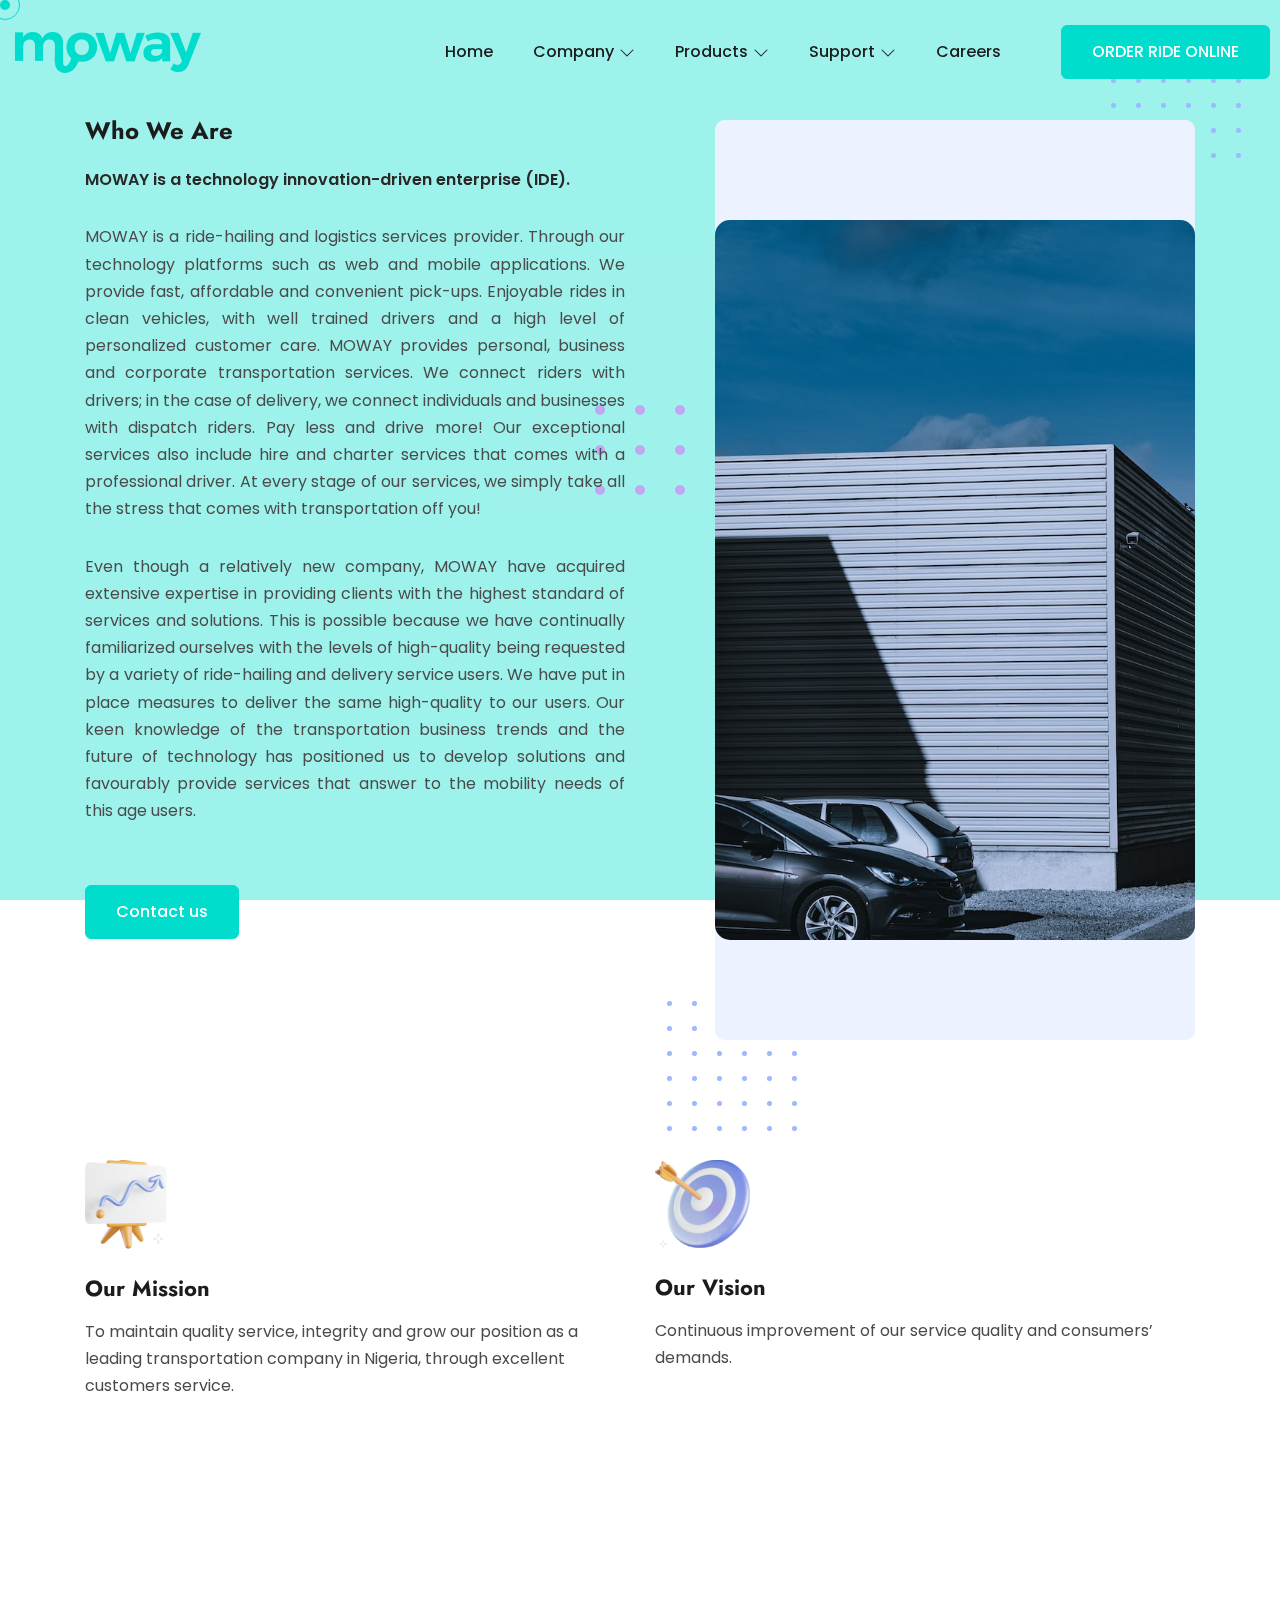
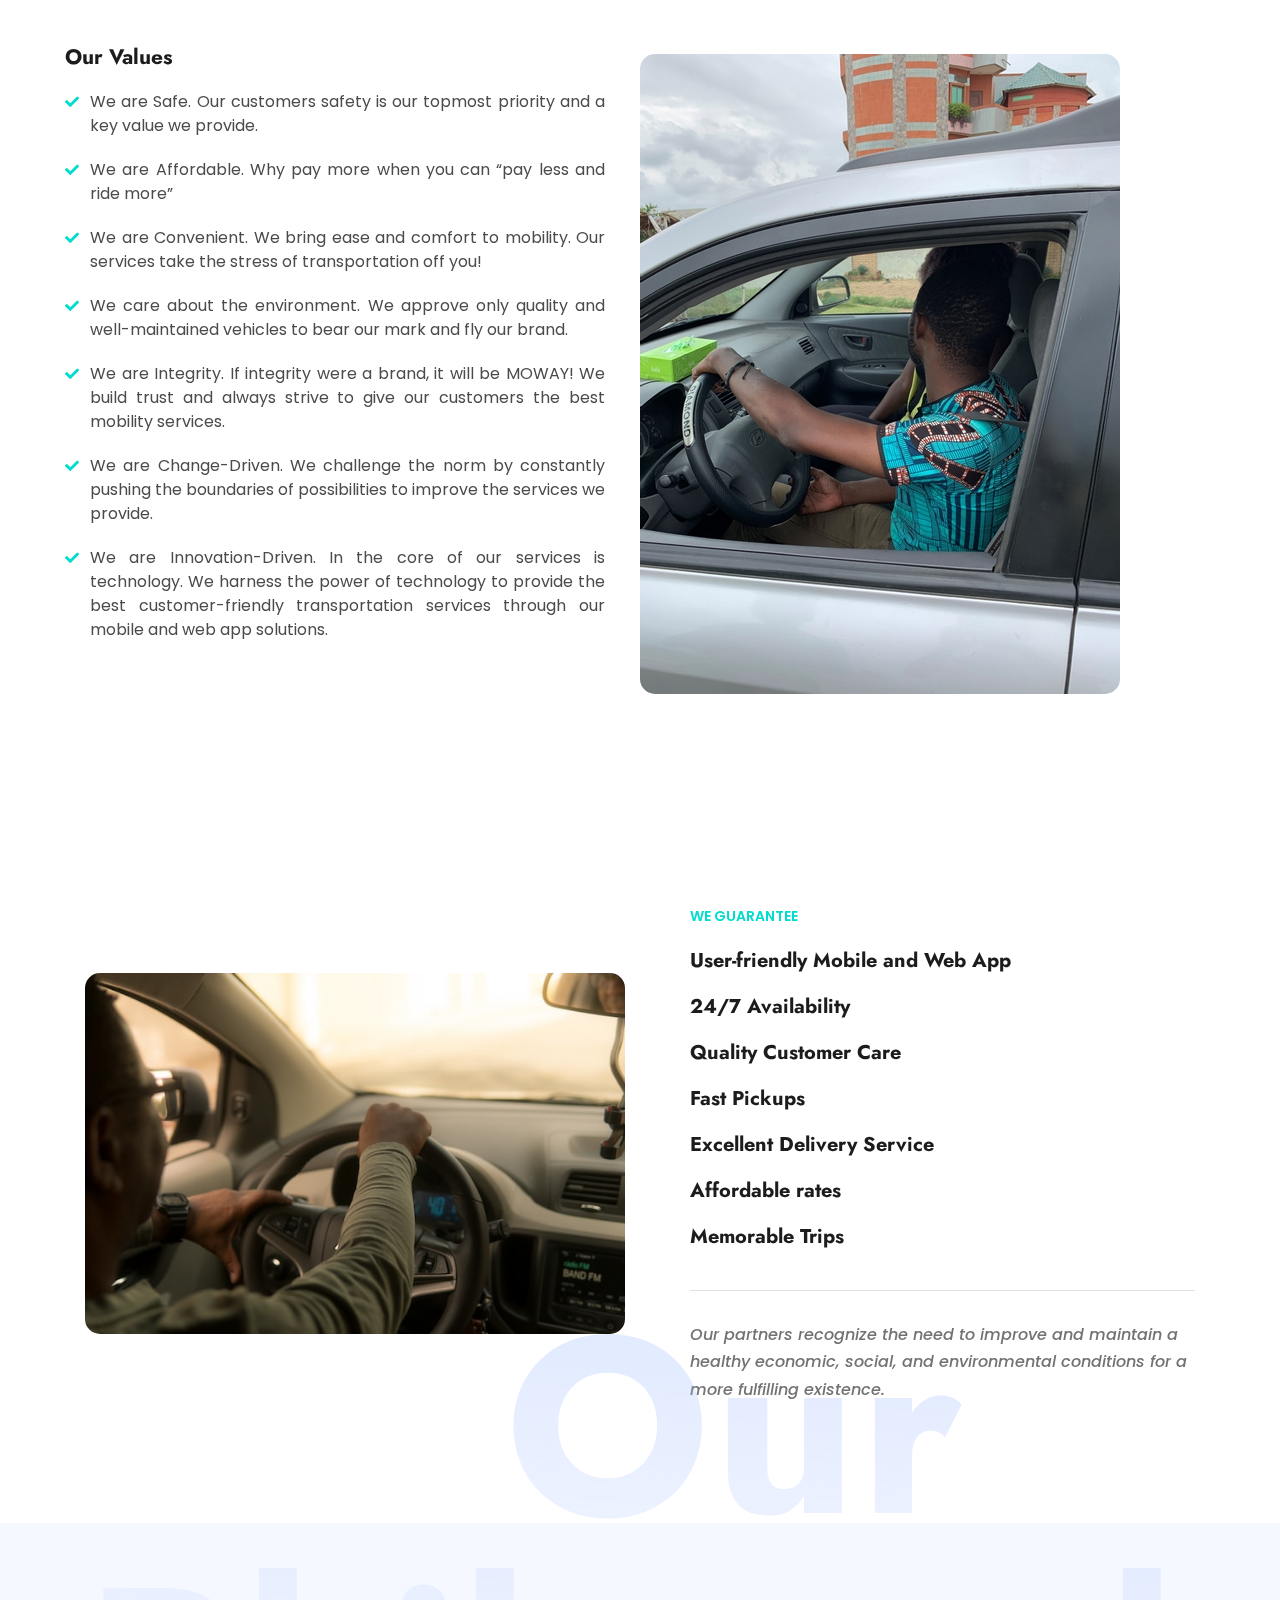
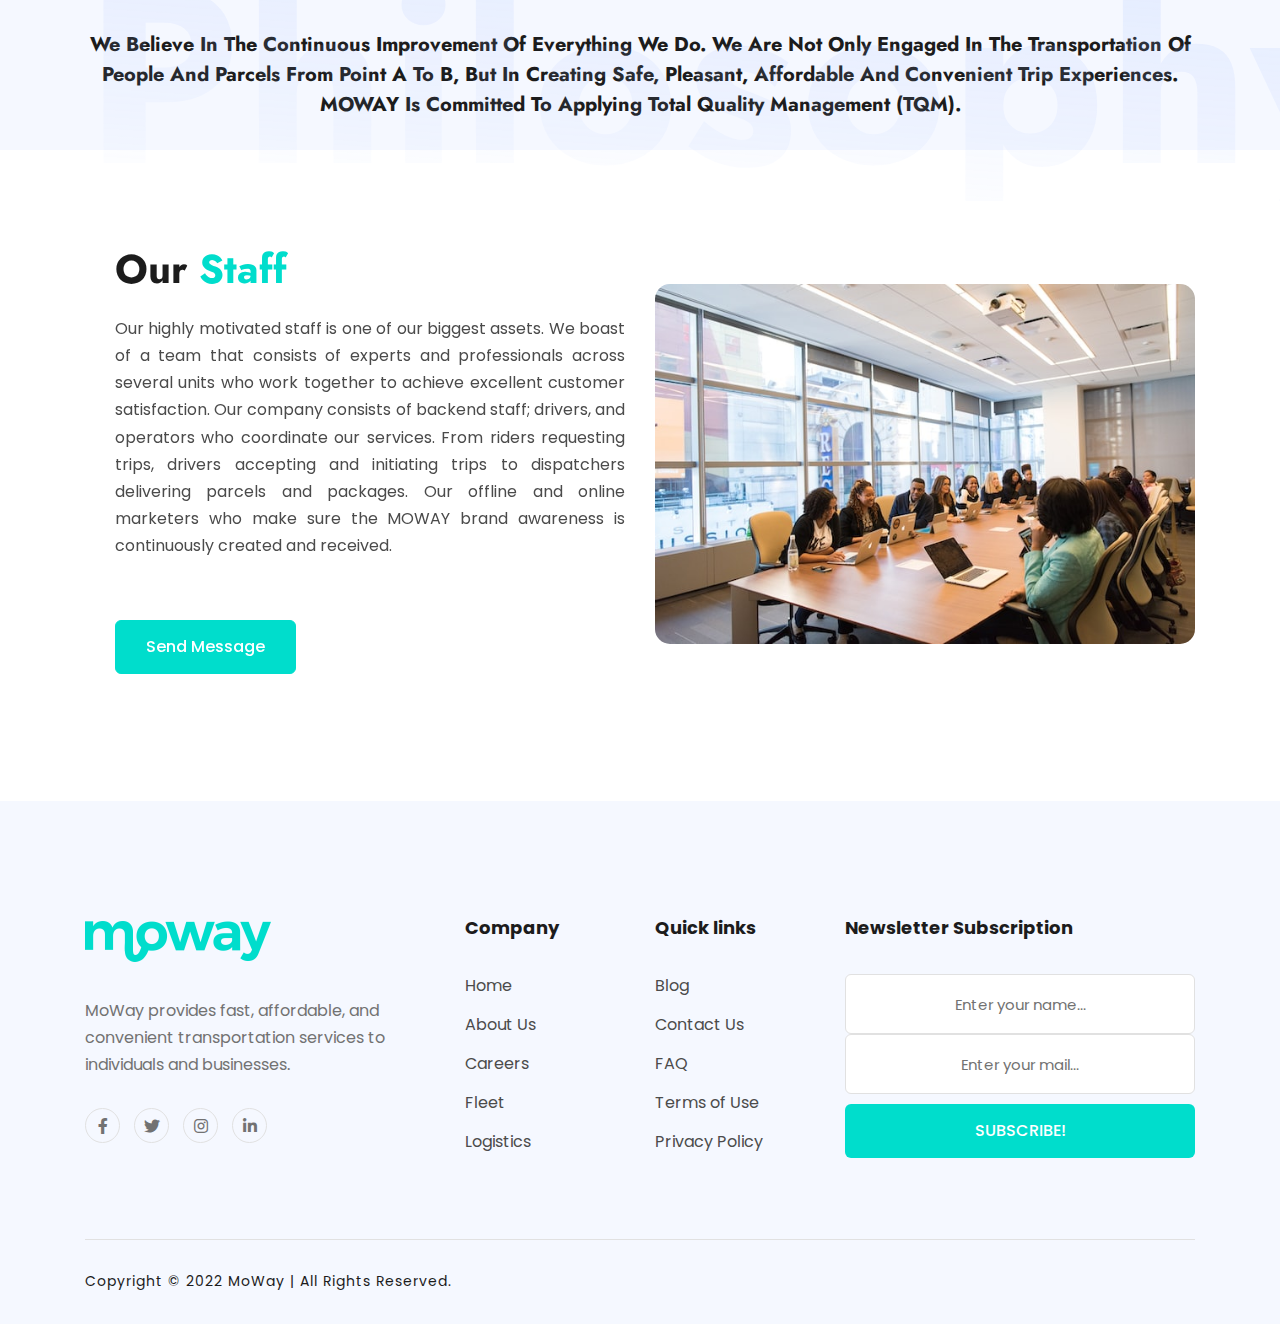
<file: about.html>
<!DOCTYPE html>
<html lang="en">
<head>
    <meta charset="UTF-8">
    <meta name="viewport" content="width=device-width, initial-scale=1.0">
    <meta http-equiv="X-UA-Compatible" content="ie=edge">
    <title>Softim - It Solution Html Template</title>
    <link rel="preconnect" href="https://fonts.googleapis.com">
    <link rel="preconnect" href="https://fonts.gstatic.com" crossorigin>
    <link href="https://fonts.googleapis.com/css2?family=Jost:ital,wght@0,100;0,200;0,300;0,400;0,500;0,600;0,700;0,800;0,900;1,100;1,200;1,300;1,400;1,500;1,600;1,700;1,800;1,900&family=Poppins:ital,wght@0,100;0,200;0,300;0,400;0,500;0,600;0,700;0,800;0,900;1,100;1,200;1,300;1,400;1,500;1,600;1,700;1,800;1,900&display=swap" rel="stylesheet">
    <!-- fontawesome css link -->
    <link rel="stylesheet" href="assets/css/fontawesome-all.min.css">
    <!-- bootstrap css link -->
    <link rel="stylesheet" href="assets/css/bootstrap.min.css">
    <!-- favicon -->
    <link rel="shortcut icon" href="assets/images/fav.png" type="image/x-icon">
    <!-- swipper css link -->
    <link rel="stylesheet" href="assets/css/swiper.min.css">
    <!-- lightcase css links -->
    <link rel="stylesheet" href="assets/css/lightcase.css">
    <!-- odometer css link -->
    <link rel="stylesheet" href="assets/css/odometer.css">
    <!-- line-awesome-icon css -->
    <link rel="stylesheet" href="assets/css/icomoon.css">
    <!-- line-awesome-icon css -->
    <link rel="stylesheet" href="assets/css/line-awesome.min.css">
    <!-- animate.css -->
    <link rel="stylesheet" href="assets/css/animate.css">
    <!-- aos.css -->
    <link rel="stylesheet" href="assets/css/aos.css">
    <!-- nice select css -->
    <link rel="stylesheet" href="assets/css/nice-select.css">
    <!-- main style css link -->
    <link rel="stylesheet" href="assets/css/style.css">
</head>
<body>



<!--~~~~~~~~~~~~~~~~~~~~~~~~~~~~~~~~~~~~~~~
    Start Preloader
~~~~~~~~~~~~~~~~~~~~~~~~~~~~~~~~~~~~~~~~-->
<div class="preloader">
    <div class="drawing" id="loading">
        <div class="loading-dot"></div>
    </div>
</div>
<!--~~~~~~~~~~~~~~~~~~~~~~~~~~~~~~~~~~~~~~~
    End Preloader
~~~~~~~~~~~~~~~~~~~~~~~~~~~~~~~~~~~~~~~~-->


<div class="cursor"></div>
<div class="cursor-follower"></div>


<!--~~~~~~~~~~~~~~~~~~~~~~~~~~~~~~~~~~~~~~~
    Start Header
~~~~~~~~~~~~~~~~~~~~~~~~~~~~~~~~~~~~~~~~-->
<header class="header-section two">
    <div class="header">
        <div class="header-bottom-area five">
            <div class="container custom-container">
                <div class="header-menu-content">
                    <nav class="navbar navbar-expand-xl p-0">
                        <a class="site-logo site-title" href="index.html"><img src="assets/images/logo-main.png" alt="site-logo"></a>
                        <button class="navbar-toggler d-block d-xl-none ml-auto" type="button" data-toggle="collapse" data-target="#navbarSupportedContent"
                            aria-controls="navbarSupportedContent" aria-expanded="false" aria-label="Toggle navigation">
                            <span class="toggle-bar"></span>
                        </button>
                        <div class="collapse navbar-collapse justify-content-end" id="navbarSupportedContent">
                            <ul class="navbar-nav main-menu">
                                <li><a href="index.html">Home</a></li>
                                <li class="menu_has_children">
                                    <a href="#">Company <i class="las la-angle-down"></i></a>
                                    <ul class="sub-menu">
                                        <li><a href="about.html">About</a></li>
                                        <li><a href="#" target="_blank">Blog</a></li>
                                    </ul>
                                </li>
                                <li class="menu_has_children">
                                    <a href="#">Products <i class="las la-angle-down"></i></a>
                                    <ul class="sub-menu">
                                        <li><a href="logistics.html">Logistics</a></li>
                                        <li><a href="fleet.html">Fleet</a></li>
                                    </ul>
                                </li>
                                <li class="menu_has_children">
                                    <a href="#">Support <i class="las la-angle-down"></i></a>
                                    <ul class="sub-menu">
                                        <li><a href="contact.html">Contact</a></li>
                                        <li><a href="faq.html">Faq</a></li>
                                    </ul>
                                </li>
                                <li><a href="careers.html">Careers</a></li>
                            </ul>
                            <div class="header-right">
                                <div class="header-action-area">
                                    <div class="header-action">
                                        <a href="#" class="btn--base">ORDER RIDE ONLINE</a>
                                    </div>
                                </div>
                            </div>
                        </div>
                    </nav>
                </div>
            </div>
        </div>
    </div>
</header>
<!--~~~~~~~~~~~~~~~~~~~~~~~~~~~~~~~~~~~~~~~
    End Header
~~~~~~~~~~~~~~~~~~~~~~~~~~~~~~~~~~~~~~~~-->


<!--~~~~~~~~~~~~~~~~~~~~~~~~~~~~~~~~~~~~~~~
    Start Banner
~~~~~~~~~~~~~~~~~~~~~~~~~~~~~~~~~~~~~~~~-->
<section class="about-section ptb-120">
    <div class="about-element-one two">
        <img src="assets/images/element/element-39.png" alt="element">
    </div>
    <div class="container">
        <div class="row justify-content-center mb-30-none">
            <div class="col-xl-6 col-lg-6 mb-30">
                <div class="about-content two">
                    <h3 class="title">Who We Are</h3>
                    <p class="para text-justify" >MOWAY is a technology innovation-driven enterprise (IDE). </p>
                    <p class=" text-justify"> MOWAY is a ride-hailing and logistics services provider. Through our technology platforms such as web and mobile applications. We provide fast, affordable and convenient pick-ups. Enjoyable rides in clean vehicles, with well trained drivers and a high level of personalized customer care.
                        
                        MOWAY provides personal, business and corporate transportation services. We connect riders with drivers; in the case of delivery, we connect individuals and businesses with dispatch riders. Pay less and drive more!
                        
                        Our exceptional services also include hire and charter services that comes with a professional driver. At every stage of our services, we simply take all the stress that comes with transportation off you!</p>
                    <p class=" text-justify"> Even though a relatively new company, MOWAY have acquired extensive expertise in providing clients with the highest standard of services and solutions. This is possible because we have continually familiarized ourselves with the levels of high-quality being requested by a variety of ride-hailing and delivery service users. We have put in place measures to deliver the same high-quality to our users.
                        
                        Our keen knowledge of the transportation business trends and the future of technology has positioned us to develop solutions and favourably provide services that answer to the mobility needs of this age users.</p>
                    <div class="about-btn two">
                        <a href="contact.html" class="btn--base">Contact us</a>
                        <!-- <span>or Call <a href="tel:11026593268003">+110 2659 3268 003</a></span> -->
                    </div>
                </div>
            </div>
            <div class="col-xl-6 col-lg-6 mb-30">
                <div class="about-thumb two">
                    <img src="assets/images/element/about.jpg" style="border-radius: 15px;" alt="element">
                    <div class="about-thumb-element-one">
                        <img src="assets/images/element/element-60.png" alt="element">
                    </div>
                    <div class="about-thumb-element-two">
                        <img src="assets/images/element/element-60.png" alt="element">
                    </div>
                    <!-- <div class="about-thumb-video">
                        <div class="circle">
                            <svg version="1.1" xmlns="http://www.w3.org/2000/svg" xmlns:xlink="http://www.w3.org/1999/xlink" x="0px" y="0px" width="300px" height="300px" viewBox="0 0 300 300" enable-background="new 0 0 300 300" xml:space="preserve">
                                <defs>
                                    <path id="circlePath" d=" M 150, 150 m -60, 0 a 60,60 0 0,1 120,0 a 60,60 0 0,1 -120,0 "/>
                                </defs>
                                <circle cx="150" cy="100" r="75" fill="none"/>
                                <g>
                                    <use xlink:href="#circlePath" fill="none"/>
                                    <text fill="#ffffff">
                                        <textPath xlink:href="#circlePath">Softim it solution Softim it solution Softim it solution Softim it solution</textPath>
                                    </text>
                                </g>
                            </svg>
                        </div>
                        <div class="video-main">
                            <a class="video-icon video" data-rel="lightcase:myCollection" href="https://www.youtube.com/embed/LRhrNC-OC0Y">
                                <i class="fas fa-play"></i>
                            </a>
                        </div>
                    </div> -->
                </div>
            </div>
        </div>
    </div>
</section>
<!--~~~~~~~~~~~~~~~~~~~~~~~~~~~~~~~~~~~~~~~
    End About
~~~~~~~~~~~~~~~~~~~~~~~~~~~~~~~~~~~~~~~~-->

<!--~~~~~~~~~~~~~~~~~~~~~~~~~~~~~~~~~~~~~~~
    Start Service
~~~~~~~~~~~~~~~~~~~~~~~~~~~~~~~~~~~~~~~~-->
<section class="service-section two pb-120">
    <div class="service-element-one two">
        <img src="assets/images/element/element-23.png" alt="element">
    </div>
    <div class="container">
        <div class="row justify-content-center mb-60-none">
            <div class="col-xl-6 col-lg-6 col-md-6 col-sm-6 mb-60">
                <div class="service-item two">
                    <div class="service-icon">
                        <img src="assets/images/icon/icon-3.png" alt="icon">
                    </div>
                    <div class="service-content">
                        <h3 class="title">Our Mission</h3>
                        <p>To maintain quality service, integrity and grow our position as a leading transportation company in Nigeria, through excellent customers service. </p>
                        <!-- <div class="service-btn">
                            <a href="service.html" class="custom-btn">Learn More <i class="icon-Group-2361 ml-2"></i></a>
                        </div> -->
                    </div>
                </div>
            </div>
            <div class="col-xl-6 col-lg-6 col-md-6 col-sm-6 mb-60">
                <div class="service-item two">
                    <div class="service-icon">
                        <img src="assets/images/icon/icon-4.png" alt="icon">
                    </div>
                    <div class="service-content">
                        <h3 class="title">Our Vision</h3>
                        <p>Continuous improvement of our service quality and consumers’ demands.</p>
                        <!-- <div class="service-btn">
                            <a href="service.html" class="custom-btn">Learn More <i class="icon-Group-2361 ml-2"></i></a>
                        </div> -->
                    </div>
                </div>
            </div>
            <!-- <div class="col-xl-3 col-lg-4 col-md-6 col-sm-6 mb-60">
                <div class="service-item two">
                    <div class="service-icon">
                        <img src="assets/images/icon/icon-5.png" alt="icon">
                    </div>
                    <div class="service-content">
                        <h3 class="title">Business Consulting</h3>
                        <p>We rank among the best in the US, Argentina, and Ukraine. Our apps get</p>
                        <div class="service-btn">
                            <a href="service.html" class="custom-btn">Learn More <i class="icon-Group-2361 ml-2"></i></a>
                        </div>
                    </div>
                </div>
            </div>
            <div class="col-xl-3 col-lg-4 col-md-6 col-sm-6 mb-60">
                <div class="service-item two">
                    <div class="service-icon">
                        <img src="assets/images/icon/icon-6.png" alt="icon">
                    </div>
                    <div class="service-content">
                        <h3 class="title">QA & Testing</h3>
                        <p>We rank among the best in the US, Argentina, and Ukraine. Our apps get</p>
                        <div class="service-btn">
                            <a href="service.html" class="custom-btn">Learn More <i class="icon-Group-2361 ml-2"></i></a>
                        </div>
                    </div>
                </div>
            </div> -->
        </div>
    </div>
</section>
<!--~~~~~~~~~~~~~~~~~~~~~~~~~~~~~~~~~~~~~~~
    End Service
~~~~~~~~~~~~~~~~~~~~~~~~~~~~~~~~~~~~~~~~-->

<section class="experience-secction">
    <div class="container custom-container-four">
        <div class="row">
            <div class="col-xl-6 col-lg-6 mb-30">
                <div class="experience-content">
                    <h4 class="title">Our Values</h4>
                    <ul class="plan-list text-justify">
                        <li>We are Safe. Our customers safety is our topmost priority and a key value we provide.</li>

                           <li>We are Affordable. Why pay more when you can “pay less and ride more”</li> 
                            
                            <li>We are Convenient. We bring ease and comfort to mobility. Our services take the stress of transportation off you!</li> 
                            
                           <li>We care about the environment. We approve only quality and well-maintained vehicles to bear our mark and fly our brand.</li> 
                            
                            <li>We are Integrity. If integrity were a brand, it will be MOWAY! We build trust and always strive to give our customers the best mobility services. </li> 
                            
                            <li>We are Change-Driven. We challenge the norm by constantly pushing the boundaries of possibilities to improve the services we provide.</li> 
                            
                            <li>We are Innovation-Driven. In the core of our services is technology. We harness the power of technology to provide the best customer-friendly transportation services through our mobile and web app solutions.</li>
                    </ul>
                </div>
            </div>
            <div class="col-xl-6 col-lg-6 mb-30">
                <div class="statistics-item-area">
                    <p></p>
                    <div class="row mb-30-none">
                        <img src="assets/images/element/cab.jpg" style="border-radius: 15px;" alt="">
                        <!-- <div class="col-xl-6 col-lg-6 col-md-6 mb-30">
                            <img src="assets/images/element/cab.jpg" alt="">
                            <div class="icon-box-items">
                                <div class="content">
                                    <div class="odo-area">
                                        <h3 class="odo-title odometer" data-odometer-final="10">0</h3>
                                        <h3 class="title">Years</h3>
                                    </div>
                                    <p>of Experience</p>
                                </div>
                                <div class="icon">
                                    <img src="assets/images/home-three/customer-review.png" alt="icon">
                                </div>
                            </div>
                        </div> -->
                        <!-- <div class="col-xl-6 col-lg-6 col-md-6 mb-30">
                            <div class="icon-box-items style-01">
                                <div class="content">
                                    <div class="odo-area">
                                        <h3 class="odo-title odometer" data-odometer-final="125">0</h3>
                                        <h3 class="title">+</h3>
                                    </div>
                                    <p>Employees</p>
                                </div>
                                <div class="icon">
                                    <img src="assets/images/home-three/employee.png" alt="icon">
                                </div>
                            </div>
                        </div> -->
                    </div>
                </div>
            </div>
        </div>
    </div>
</section>



<!--~~~~~~~~~~~~~~~~~~~~~~~~~~~~~~~~~~~~~~~
    Start About
~~~~~~~~~~~~~~~~~~~~~~~~~~~~~~~~~~~~~~~~-->

<section class="media-section ptb-120">
    <div class="container">
        <div class="row justify-content-center align-items-center mb-30-none">
            <div class="col-xl-6 col-lg-6 mb-30">
                <div class="media">
                    <img src="assets/images/element/cab2.jpg" style="border-radius: 15px;" alt="element">
                   <!--  <div class="media-thumb-element-one">
                        <img src="assets/images/element/element-102.png" alt="element">
                    </div>
                    <div class="media-thumb-element-two">
                        <img src="assets/images/element/element-103.png" alt="element">
                    </div>
                    <div class="media-thumb-element-three">
                        <img src="assets/images/element/element-104.png" alt="element">
                    </div> -->
                </div>
            </div>
            <div class="col-xl-6 col-lg-6 mb-30">
                <div class="media-content">
                    <div class="media-header">
                        <span class="sub-title">We Guarantee</span>
                        <h4 class="title">User-friendly Mobile and Web App</h4>
<!--                         <p>We provide a cost-effective delivery service. You deliver more orders and save even more.</p> -->
                        <h4 class="title">24/7 Availability</h4>
<!--                         <p>You can satisfy more customers everyday because we provide last mile delivery services.</p> -->
                        <h4 class="title">Quality Customer Care </h4>
<!--                         <p>Partnering with our services will boost your business growth without any negative pressure on your business.</p> -->
                        <h4 class="title">Fast Pickups</h4>
                        <h4 class="title">Excellent Delivery Service</h4>
                        <h4 class="title">Affordable rates</h4>
                        <h4 class="title">Memorable Trips</h4>
                    </div>
                   <!--  <ul class="media-list">
                        <li>Lorem ipsum dummy text used here so replace.</li>
                        <li>We rank among the best in Our apps get</li>
                    </ul>
                    <div class="media-btn">
                        <a href="#0" class="btn--base active">START 7 DAYS FREE  TRAIL</a> 
                    </div> -->
                    <div class="media-footer">
                        <p>Our partners recognize the need to improve and maintain a healthy economic, social, and environmental conditions for a more fulfilling existence.</p>
                    </div>
                </div>
            </div>
        </div>
    </div>
</section>






<!--~~~~~~~~~~~~~~~~~~~~~~~~~~~~~~~~~~~~~~~
    Start Agency
~~~~~~~~~~~~~~~~~~~~~~~~~~~~~~~~~~~~~~~~-->
<section class="agency-section ptb-120">
    <div class="container">
        <div class="row justify-content-center">
            <div class="col-xl-12">
                <div class="agency-content text-center">
                    <div class="agency-logo-text">
                        <span>Our Philosophy</span>
                    </div>
                    <h4 class="title">We believe in the continuous improvement of everything we do. We are not only engaged in the transportation of people and parcels from point A to B, but in creating safe, pleasant, affordable and convenient trip experiences. <br>

                        MOWAY is committed to applying Total Quality Management (TQM).</h4>
                </div>
                <!-- <div class="agency-statistics-area">
                    <div class="row justify-content-center mb-30-none">
                        <div class="col-xl-3 col-lg-3 col-md-6 col-sm-6 mb-30">
                            <div class="statistics-item">
                                <div class="statistics-content">
                                    <div class="odo-area">
                                        <h3 class="odo-title odometer" data-odometer-final="12">0</h3>
                                        <h3 class="title">+</h3>
                                    </div>
                                    <p>Years of operation</p>
                                </div>
                            </div>
                        </div>
                        <div class="col-xl-3 col-lg-3 col-md-6 col-sm-6 mb-30">
                            <div class="statistics-item">
                                <div class="statistics-content">
                                    <div class="odo-area">
                                        <h3 class="odo-title odometer" data-odometer-final="256">0</h3>
                                        <h3 class="title">+</h3>
                                    </div>
                                    <p>Projects deliverd</p>
                                </div>
                            </div>
                        </div>
                        <div class="col-xl-3 col-lg-3 col-md-6 col-sm-6 mb-30">
                            <div class="statistics-item">
                                <div class="statistics-content">
                                    <div class="odo-area">
                                        <h3 class="odo-title odometer" data-odometer-final="65">0</h3>
                                        <h3 class="title">+</h3>
                                    </div>
                                    <p>Team Specialist</p>
                                </div>
                            </div>
                        </div>
                        <div class="col-xl-3 col-lg-3 col-md-6 col-sm-6 mb-30">
                            <div class="statistics-item">
                                <div class="statistics-content">
                                    <div class="odo-area">
                                        <h3 class="odo-title odometer" data-odometer-final="25">0</h3>
                                        <h3 class="title">+</h3>
                                    </div>
                                    <p>Around The World</p>
                                </div>
                            </div>
                        </div>
                    </div>
                </div> -->
            </div>
        </div>
    </div>
</section>
<!--~~~~~~~~~~~~~~~~~~~~~~~~~~~~~~~~~~~~~~~
    End Agency
~~~~~~~~~~~~~~~~~~~~~~~~~~~~~~~~~~~~~~~~-->

<section class="about-section">
    <div class="about-element-one two">
        <img src="assets/images/element/element-39.png" alt="element">
    </div>
    <div class="container">
        <div class="about-area two">
            <div class="row justify-content-center align-items-center mb-30-none">
                <div class="col-xl-6 col-lg-6 mb-30">
                    <div class="box-wrapper two">
                        <div class="box3"></div>
                        <div class="box1">
                            <div class="box-element-one">
                                <img src="assets/images/element/element-59.png" alt="element">
                            </div>
                            <div class="box-element-two">
                                <img src="assets/images/element/element-7.png" alt="element">
                            </div>
                        </div>
                        <div class="box2">
                            <div class="box-element-five">
                                <img src="assets/images/element/element-16.png" alt="element">
                            </div>
                            <div class="box-element-six">
                                <img src="assets/images/element/element-7.png" alt="element">
                            </div>
                        </div>
                    </div>
                    <div class="about-content">
                        <h2 class="title">Our  <span class="text--base">Staff</span></h2>
                       <!--  <p class="para">We rank among the best in the US, Argentina, and Ukraine. Our apps get featured as best in class, & our clients love our work.</p> -->
                        <p class="text-justify">Our highly motivated staff is one of our biggest assets. We boast of a team that consists of experts and professionals across several units who work together to achieve excellent customer satisfaction. Our company consists of backend staff; drivers, and operators who coordinate our services. From riders requesting trips, drivers accepting and initiating trips to dispatchers delivering parcels and packages. Our offline and online marketers who make sure the MOWAY brand awareness is continuously created and received.</p>
                        <div class="about-btn">
                            <a href="contact.html" class="btn--base">Send Message</a>
                        </div>
                    </div>
                </div>
                <div class="col-xl-6 col-lg-6 mb-30">
                    <div class="about-thumb">
                        <img src="assets/images/element/staff.jpg" style="border-radius: 15px;" alt="element">
                    </div>
                    
                </div>
            </div>
        </div>
    </div>
</section>
<!--~~~~~~~~~~~~~~~~~~~~~~~~~~~~~~~~~~~~~~~
    End About
~~~~~~~~~~~~~~~~~~~~~~~~~~~~~~~~~~~~~~~~-->


<!--~~~~~~~~~~~~~~~~~~~~~~~~~~~~~~~~~~~~~~~
    Start Team
~~~~~~~~~~~~~~~~~~~~~~~~~~~~~~~~~~~~~~~~-->
<!-- <section class="team-section two ptb-120">
    <div class="team-element-one">
        <img src="assets/images/element/element-7.png" alt="element">
    </div>
    <div class="team-element-two">
        <img src="assets/images/element/element-6.png" alt="element">
    </div>
    <div class="team-element-three">
        <img src="assets/images/element/element-7.png" alt="element">
    </div>
    <div class="team-element-four">
        <img src="assets/images/element/element-39.png" alt="element">
    </div>
    <div class="container">
        <div class="row">
            <div class="col-xl-12">
                <div class="section-header-wrapper">
                    <div class="section-header">
                        <h2 class="section-title">Softim Expert Team</h2>
                        <p>We rank among the best in the US, Argentina, and Ukraine. Our apps get featured as best in class, and our clients love our work.</p>
                    </div>
                    <div class="slider-nav-area">
                        <div class="slider-prev">
                            <i class="fas fa-chevron-left"></i>
                        </div>
                        <div class="slider-next">
                            <i class="fas fa-chevron-right"></i>
                        </div>
                    </div>
                </div>
            </div>
        </div>
        <div class="row justify-content-center mb-30-none">
            <div class="col-xl-12">
                <div class="team-slider-area two">
                    <div class="team-slider two">
                        <div class="swiper-wrapper">
                            <div class="swiper-slide">
                                <div class="team-item">
                                    <div class="team-thumb">
                                        <img src="assets/images/team/team-5.png" alt="team">
                                        <div class="team-social-area">
                                            <ul class="team-social">
                                                <li><a href="#0"><i class="fab fa-facebook-f"></i></a></li>
                                                <li><a href="#0"><i class="fab fa-twitter"></i></a></li>
                                                <li><a href="#0"><i class="fab fa-google-plus-g"></i></a></li>
                                                <li><a href="#0"><i class="fab fa-instagram"></i></a></li>
                                            </ul>
                                        </div>
                                    </div>
                                    <div class="team-content">
                                        <h3 class="title"><a href="team-details.html">Nilkusa Agawal</a></h3>
                                        <span class="sub-title">Sr. Marketer</span>
                                    </div>
                                </div>
                            </div>
                            <div class="swiper-slide">
                                <div class="team-item">
                                    <div class="team-thumb">
                                        <img src="assets/images/team/team-4.png" alt="team">
                                        <div class="team-social-area">
                                            <ul class="team-social">
                                                <li><a href="#0"><i class="fab fa-facebook-f"></i></a></li>
                                                <li><a href="#0"><i class="fab fa-twitter"></i></a></li>
                                                <li><a href="#0"><i class="fab fa-google-plus-g"></i></a></li>
                                                <li><a href="#0"><i class="fab fa-instagram"></i></a></li>
                                            </ul>
                                        </div>
                                    </div>
                                    <div class="team-content">
                                        <h3 class="title"><a href="team-details.html">Abhisek Roy</a></h3>
                                        <span class="sub-title">Havey Truck Instructor</span>
                                    </div>
                                </div>
                            </div>
                            <div class="swiper-slide">
                                <div class="team-item">
                                    <div class="team-thumb">
                                        <img src="assets/images/team/team-6.png" alt="team">
                                        <div class="team-social-area">
                                            <ul class="team-social">
                                                <li><a href="#0"><i class="fab fa-facebook-f"></i></a></li>
                                                <li><a href="#0"><i class="fab fa-twitter"></i></a></li>
                                                <li><a href="#0"><i class="fab fa-google-plus-g"></i></a></li>
                                                <li><a href="#0"><i class="fab fa-instagram"></i></a></li>
                                            </ul>
                                        </div>
                                    </div>
                                    <div class="team-content">
                                        <h3 class="title"><a href="team-details.html">Rashmika Mandana</a></h3>
                                        <span class="sub-title">Lady Instructor</span>
                                    </div>
                                </div>
                            </div>
                        </div>
                    </div>
                </div>
            </div>
        </div>
    </div>
</section> -->
<!--~~~~~~~~~~~~~~~~~~~~~~~~~~~~~~~~~~~~~~~
    End Team
~~~~~~~~~~~~~~~~~~~~~~~~~~~~~~~~~~~~~~~~-->


<!--~~~~~~~~~~~~~~~~~~~~~~~~~~~~~~~~~~~~~~~
    Start Client
~~~~~~~~~~~~~~~~~~~~~~~~~~~~~~~~~~~~~~~~-->
<!-- <section class="client-section two pb-120">
    <div class="client-element-one two">
        <img src="assets/images/element/element-66.png" alt="element">
    </div>
    <div class="client-element-two three">
        <img src="assets/images/element/element-66.png" alt="element">
    </div>
    <div class="client-element-three">
        <img src="assets/images/element/element-46.png" alt="element">
    </div>
    <div class="container">
        <div class="row justify-content-center">
            <div class="col-xl-7 col-lg-8 text-center">
                <div class="section-header">
                    <h2 class="section-title">Hear from happy customers</h2>
                    <p>Credibly grow premier ideas rather than bricks-and-clicks strategic theme areas distributed for stand-alone web-readiness.</p>
                </div>
            </div>
        </div>
        <div class="client-area">
            <div class="row justify-content-center align-items-end mb-30-none">
                <div class="col-xl-8 col-lg-8 col-md-6 mb-30">
                    <div class="client-slider-area two">
                        <div class="client-slider-two">
                            <div class="swiper-wrapper">
                                <div class="swiper-slide">
                                    <div class="client-item">
                                        <div class="client-header">
                                            <div class="client-quote">
                                                <img src="assets/images/client/quote-2.png" alt="client">
                                            </div>
                                            <div class="client-thumb">
                                                <img src="assets/images/client/client-4.png" alt="client">
                                            </div>
                                        </div>
                                        <div class="client-content">
                                            <p>We teach martial arts because we love it — not because we want to make money on you. Unlike.</p>
                                        </div>
                                        <div class="client-footer">
                                            <div class="client-footer-left">
                                                <h4 class="title">Randall Schwartz</h4>
                                                <span class="sub-title">Sr. Consultant</span>
                                            </div>
                                        </div>
                                    </div>
                                </div>
                                <div class="swiper-slide">
                                    <div class="client-item">
                                        <div class="client-header">
                                            <div class="client-quote">
                                                <img src="assets/images/client/quote-2.png" alt="client">
                                            </div>
                                            <div class="client-thumb">
                                                <img src="assets/images/client/client-5.png" alt="client">
                                            </div>
                                        </div>
                                        <div class="client-content">
                                            <p>We teach martial arts because we love it — not because we want to make money on you. Unlike.</p>
                                        </div>
                                        <div class="client-footer">
                                            <div class="client-footer-left">
                                                <h4 class="title">Andru Smith</h4>
                                                <span class="sub-title">Marketing Manager</span>
                                            </div>
                                        </div>
                                    </div>
                                </div>
                                <div class="swiper-slide">
                                    <div class="client-item">
                                        <div class="client-header">
                                            <div class="client-quote">
                                                <img src="assets/images/client/quote-2.png" alt="client">
                                            </div>
                                            <div class="client-thumb">
                                                <img src="assets/images/client/client-4.png" alt="client">
                                            </div>
                                        </div>
                                        <div class="client-content">
                                            <p>We teach martial arts because we love it — not because we want to make money on you. Unlike.</p>
                                        </div>
                                        <div class="client-footer">
                                            <div class="client-footer-left">
                                                <h4 class="title">Randall Schwartz</h4>
                                                <span class="sub-title">Sr. Consultant</span>
                                            </div>
                                        </div>
                                    </div>
                                </div>
                            </div>
                        </div>
                    </div>
                </div>
                <div class="col-xl-4 col-lg-4 col-md-6 mb-30">
                    <div class="client-right-thumb">
                        <img src="assets/images/client/client-big.png" alt="client">
                        <div class="client-thumb-element">
                            <img src="assets/images/element/element-67.png" alt="element">
                        </div>
                        <div class="client-thumb-overlay">
                            <div class="client-thumb-video">
                                <div class="video-main">
                                    <div class="promo-video">
                                        <div class="waves-block">
                                            <div class="waves wave-1"></div>
                                            <div class="waves wave-2"></div>
                                            <div class="waves wave-3"></div>
                                        </div>
                                    </div>
                                    <a class="video-icon" data-rel="lightcase:myCollection" href="https://www.youtube.com/embed/LRhrNC-OC0Y">
                                        <i class="las la-play"></i>
                                    </a>
                                </div>
                            </div>
                        </div>
                    </div>
                </div>
                <div class="client-pagination"></div>
                <div class="slider-prev">
                    <i class="las la-long-arrow-alt-left"></i>
                </div>
                <div class="slider-next">
                    <i class="las la-long-arrow-alt-right"></i>
                </div>
            </div>
        </div>
    </div>
</section> -->
<!--~~~~~~~~~~~~~~~~~~~~~~~~~~~~~~~~~~~~~~~
    End Client
~~~~~~~~~~~~~~~~~~~~~~~~~~~~~~~~~~~~~~~~-->


<!--~~~~~~~~~~~~~~~~~~~~~~~~~~~~~~~~~~~~~~~
    Start Brand
~~~~~~~~~~~~~~~~~~~~~~~~~~~~~~~~~~~~~~~~-->
<!-- <div class="brand-section pb-120">
    <div class="container">
        <div class="row justify-content-center">
            <div class="col-xl-12">
                <div class="brand-slider-area">
                    <div class="brand-slider">
                        <div class="swiper-wrapper">
                            <div class="swiper-slide">
                                <div class="brand-item">
                                    <img src="assets/images/brand/brand-1.png" alt="brand">
                                </div>
                            </div>
                            <div class="swiper-slide">
                                <div class="brand-item">
                                    <img src="assets/images/brand/brand-2.png" alt="brand">
                                </div>
                            </div>
                            <div class="swiper-slide">
                                <div class="brand-item">
                                    <img src="assets/images/brand/brand-3.png" alt="brand">
                                </div>
                            </div>
                            <div class="swiper-slide">
                                <div class="brand-item">
                                    <img src="assets/images/brand/brand-4.png" alt="brand">
                                </div>
                            </div>
                        </div>
                    </div>
                </div>
            </div>
        </div>
    </div>
</div> -->
<!--~~~~~~~~~~~~~~~~~~~~~~~~~~~~~~~~~~~~~~~
    End Brand
~~~~~~~~~~~~~~~~~~~~~~~~~~~~~~~~~~~~~~~~-->


<!--~~~~~~~~~~~~~~~~~~~~~~~~~~~~~~~~~~~~~~~
    Start Footer
~~~~~~~~~~~~~~~~~~~~~~~~~~~~~~~~~~~~~~~~-->
<footer class="footer-section five pt-120">
    <div class="container">
        <div class="row mb-30-none">
            <div class="col-xl-4 col-lg-4 col-md-6 mb-30">
                <div class="footer-widget">
                    <div class="footer-logo">
                        <a class="site-logo site-title" href="index.html"><img src="assets/images/logo-main.png" alt="site-logo"></a>
                    </div>
                    <p>MoWay provides fast, affordable, and convenient transportation services to individuals and businesses.</p>
                    <ul class="footer-social two">
                        <li><a href="#"><i class="fab fa-facebook-f"></i></a></li>
                        <li><a href="#"><i class="fab fa-twitter"></i></a></li>
                        <li><a href="#"><i class="fab fa-instagram"></i></a></li>
                        <li><a href="#"><i class="fab fa-linkedin-in"></i></a></li>
                    </ul>
                </div>
            </div>
            <div class="col-xl-2 col-lg-2 col-md-6 mb-30">
                <div class="footer-widget">
                    <h4 class="title">Company</h4>
                    <ul class="footer-list">
                        <li><a href="index.html">Home</a></li>
                        <li><a href="about.html">About Us</a></li>
                        <li><a href="careers.html">Careers</a></li>
                        <li><a href="fleet.html">Fleet</a></li>
                        <li><a href="logistics.html">Logistics</a></li>
                    </ul>
                </div>
            </div>
            <div class="col-xl-2 col-lg-2 col-md-6 mb-30">
                <div class="footer-widget">
                    <h4 class="title">Quick links</h4>
                    <ul class="footer-list">
                        <li><a href="#" target="_blank">Blog</a></li>
                        <li><a href="contact.html">Contact Us</a></li>
                        <li><a href="faq.html">FAQ</a></li>
                        <li><a href="terms-of-use.html">Terms of Use</a></li>
                        <li><a href="privacy-policy.html">Privacy Policy</a></li>
                    </ul>
                </div>
            </div>
            <div class="col-xl-4 col-lg-4 col-md-6 mb-30">
                <div class="footer-widget">
                    <h5 class="title">Newsletter Subscription</h5>
                    <form class="footer-subscribe-form three">
                        <input type="text" class="form--control" placeholder="Enter your name...">
                        <input type="email" class="form--control" placeholder="Enter your mail...">
                        <button type="submit">SUBSCRIBE!</button>
                    </form>
                </div>
            </div>
        </div>
        <div class="copyright-wrapper five">
            <div class="row justify-content-center">
                <div class="col-xl-12">
                    <div class="copyright-area" style="text-align: center;">
                        <p>Copyright © 2022 MoWay | All Rights Reserved.</p>
                    </div>
                </div>
            </div>
        </div>
    </div>
</footer>
<!--~~~~~~~~~~~~~~~~~~~~~~~~~~~~~~~~~~~~~~~
    End Footer
~~~~~~~~~~~~~~~~~~~~~~~~~~~~~~~~~~~~~~~~-->




<!-- jquery -->
<script src="assets/js/jquery-3.6.0.min.js"></script>
<!-- bootstrap js -->
<script src="assets/js/bootstrap.min.js"></script>
<!-- swipper js -->
<script src="assets/js/swiper.min.js"></script>
<!-- lightcase js-->
<script src="assets/js/lightcase.js"></script>
<!-- odometer js -->
<script src="assets/js/odometer.min.js"></script>
<!-- viewport js -->
<script src="assets/js/viewport.jquery.js"></script>
<!-- aos js file -->
<script src="assets/js/aos.js"></script>
<!-- nice select js -->
<script src="assets/js/jquery.nice-select.js"></script>
<!-- isotope js -->
<script src="assets/js/isotope.pkgd.min.js"></script>
<!-- tweenMax js -->
<script src="assets/js/TweenMax.min.js"></script>
<!-- main -->
<script src="assets/js/main.js"></script>


</body>
</html>
</file>
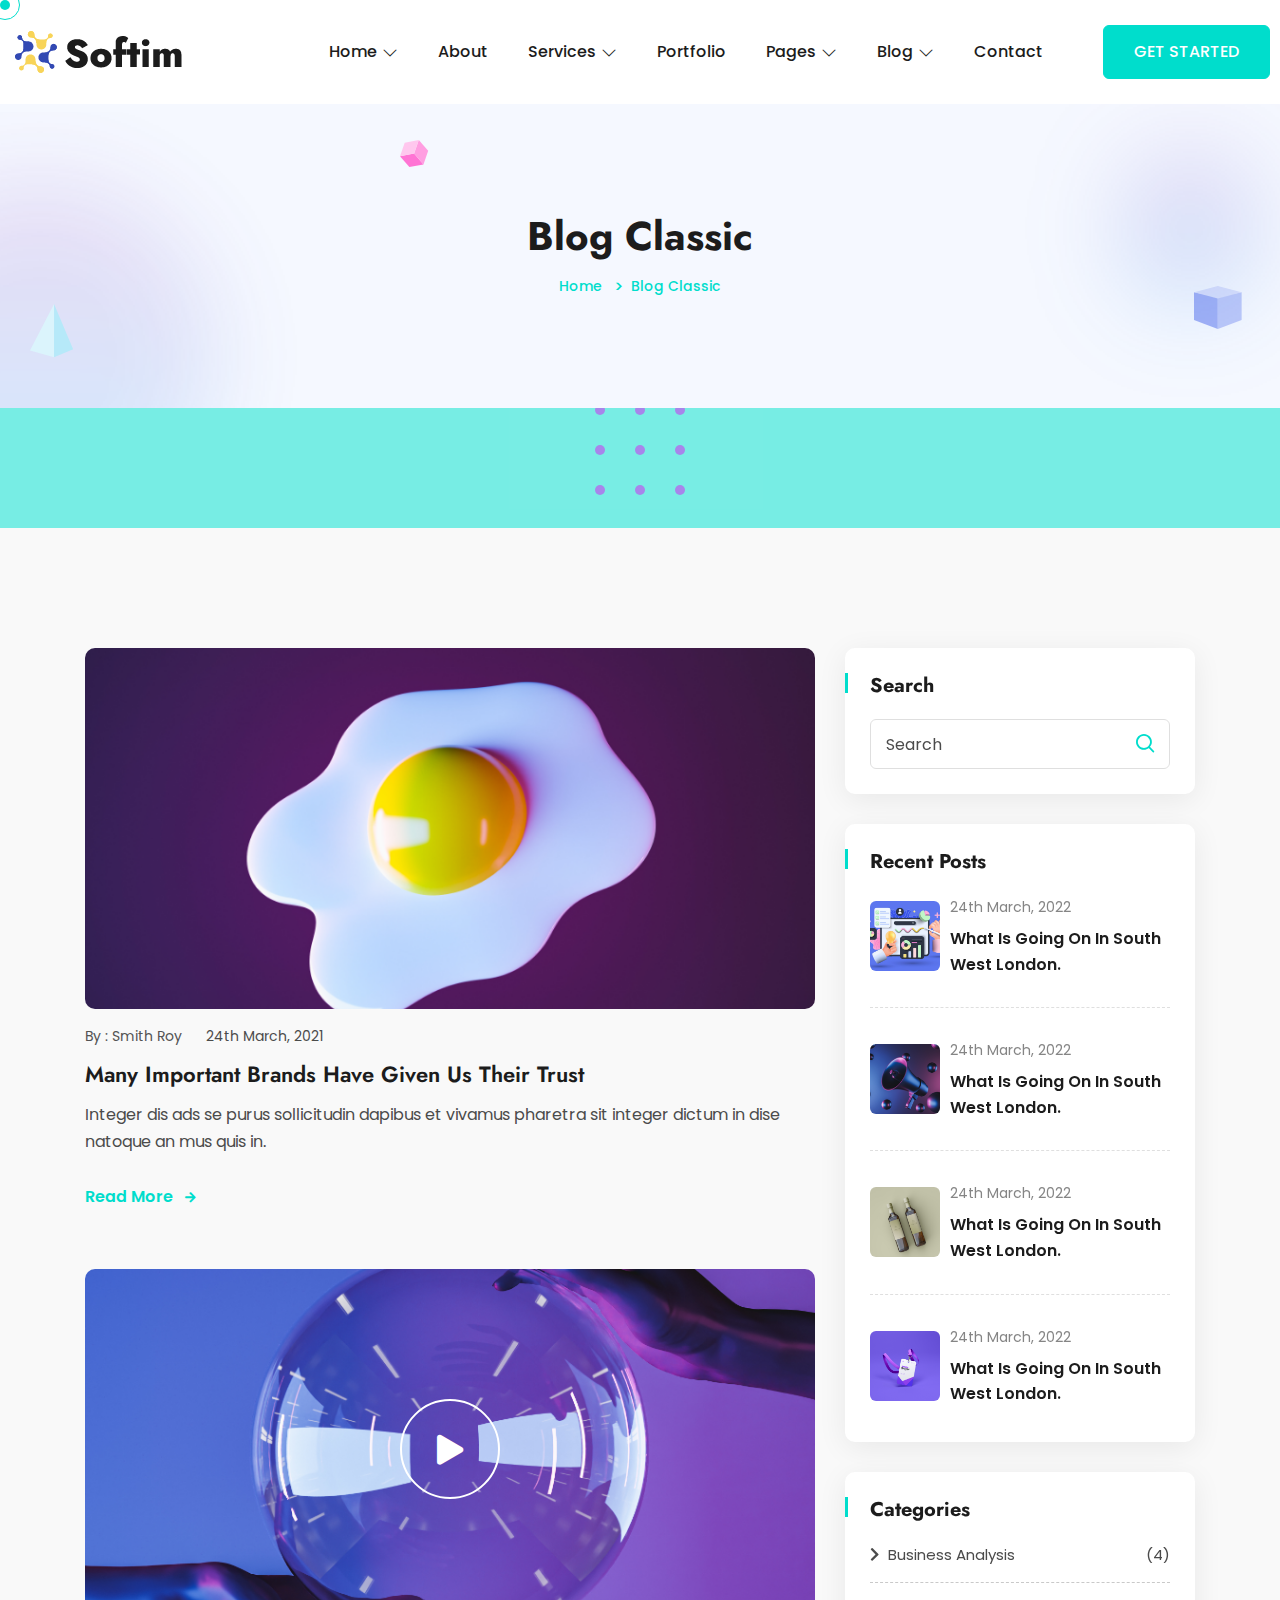
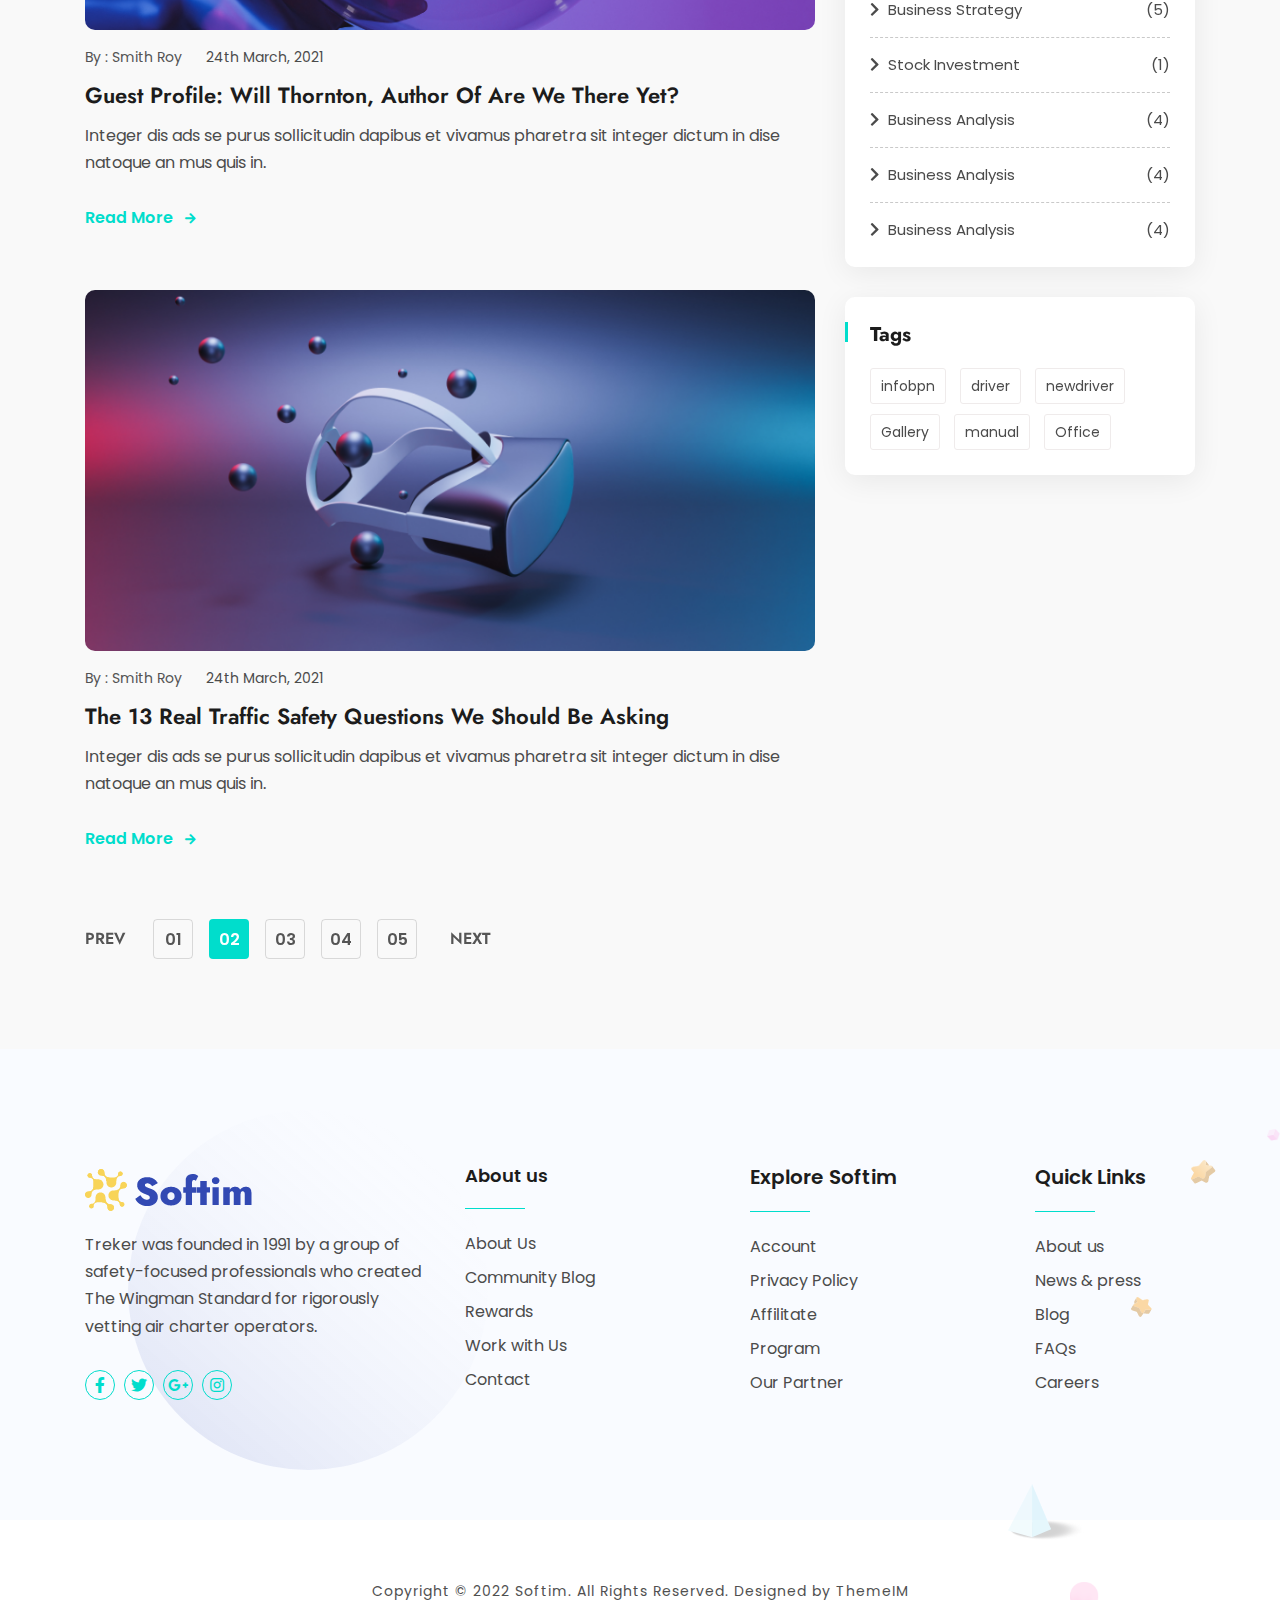
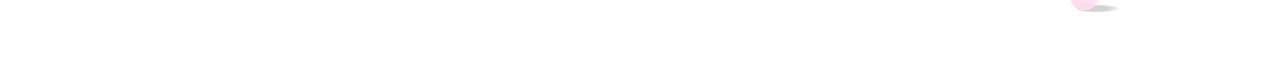
<file: blog-classic.html>
<!DOCTYPE html>
<html lang="en">
<head>
    <meta charset="UTF-8">
    <meta name="viewport" content="width=device-width, initial-scale=1.0">
    <meta http-equiv="X-UA-Compatible" content="ie=edge">
    <title>Softim - It Solution Html Template</title>
    <link rel="preconnect" href="https://fonts.googleapis.com">
    <link rel="preconnect" href="https://fonts.gstatic.com" crossorigin>
    <link href="https://fonts.googleapis.com/css2?family=Jost:ital,wght@0,100;0,200;0,300;0,400;0,500;0,600;0,700;0,800;0,900;1,100;1,200;1,300;1,400;1,500;1,600;1,700;1,800;1,900&family=Poppins:ital,wght@0,100;0,200;0,300;0,400;0,500;0,600;0,700;0,800;0,900;1,100;1,200;1,300;1,400;1,500;1,600;1,700;1,800;1,900&display=swap" rel="stylesheet">
    <!-- fontawesome css link -->
    <link rel="stylesheet" href="assets/css/fontawesome-all.min.css">
    <!-- bootstrap css link -->
    <link rel="stylesheet" href="assets/css/bootstrap.min.css">
    <!-- favicon -->
    <link rel="shortcut icon" href="assets/images/fav.png" type="image/x-icon">
    <!-- swipper css link -->
    <link rel="stylesheet" href="assets/css/swiper.min.css">
    <!-- lightcase css links -->
    <link rel="stylesheet" href="assets/css/lightcase.css">
    <!-- odometer css link -->
    <link rel="stylesheet" href="assets/css/odometer.css">
    <!-- line-awesome-icon css -->
    <link rel="stylesheet" href="assets/css/icomoon.css">
    <!-- line-awesome-icon css -->
    <link rel="stylesheet" href="assets/css/line-awesome.min.css">
    <!-- animate.css -->
    <link rel="stylesheet" href="assets/css/animate.css">
    <!-- aos.css -->
    <link rel="stylesheet" href="assets/css/aos.css">
    <!-- nice select css -->
    <link rel="stylesheet" href="assets/css/nice-select.css">
    <!-- main style css link -->
    <link rel="stylesheet" href="assets/css/style.css">
</head>
<body>



<!--~~~~~~~~~~~~~~~~~~~~~~~~~~~~~~~~~~~~~~~
    Start Preloader
~~~~~~~~~~~~~~~~~~~~~~~~~~~~~~~~~~~~~~~~-->
<div class="preloader">
    <div class="drawing" id="loading">
        <div class="loading-dot"></div>
    </div>
</div>
<!--~~~~~~~~~~~~~~~~~~~~~~~~~~~~~~~~~~~~~~~
    End Preloader
~~~~~~~~~~~~~~~~~~~~~~~~~~~~~~~~~~~~~~~~-->


<div class="cursor"></div>
<div class="cursor-follower"></div>


<!--~~~~~~~~~~~~~~~~~~~~~~~~~~~~~~~~~~~~~~~
    Start Header
~~~~~~~~~~~~~~~~~~~~~~~~~~~~~~~~~~~~~~~~-->
<header class="header-section three">
    <div class="header">
        <div class="header-bottom-area">
            <div class="container custom-container">
                <div class="header-menu-content">
                    <nav class="navbar navbar-expand-xl p-0">
                        <a class="site-logo site-title" href="index.html"><img src="assets/images/logo-three.png" alt="site-logo"></a>
                        <button class="navbar-toggler d-block d-xl-none ml-auto" type="button" data-toggle="collapse" data-target="#navbarSupportedContent"
                            aria-controls="navbarSupportedContent" aria-expanded="false" aria-label="Toggle navigation">
                            <span class="toggle-bar"></span>
                        </button>
                        <div class="collapse navbar-collapse justify-content-end" id="navbarSupportedContent">
                            <ul class="navbar-nav main-menu">
                                <li class="menu_has_children">
                                    <a href="#0">Home <i class="las la-angle-down"></i></a>
                                    <ul class="sub-menu">
                                        <li><a href="index.html">Home One</a></li>
                                        <li><a href="index-two.html">Home Two</a></li>
                                        <li><a href="index-three.html">Home Three</a></li>
                                        <li><a href="index-four.html">Home Four</a></li>
                                        <li><a href="index-five.html">Home Five</a></li>
                                    </ul>
                                </li>
                                <li><a href="about.html">About</a></li>
                                <li class="menu_has_children">
                                    <a href="#0">Services <i class="las la-angle-down"></i></a>
                                    <ul class="sub-menu">
                                        <li><a href="service.html">Service One</a></li>
                                        <li><a href="service-two.html">Service Two</a></li>
                                        <li><a href="service-details.html">Service Details</a></li>
                                        <li><a href="service-details-two.html">Service Details Two</a></li>
                                    </ul>
                                </li>
                                <li><a href="portfolio.html">Portfolio</a></li>
                                <li class="menu_has_children">
                                    <a href="#0">Pages <i class="las la-angle-down"></i></a>
                                    <ul class="sub-menu">
                                        <li><a href="project.html">Project</a></li>
                                        <li><a href="project-details.html">Project Details</a></li>
                                        <li><a href="product.html">Product</a></li>
                                        <li><a href="product-details.html">Product Details</a></li>
                                        <li><a href="cart.html">Cart</a></li>
                                        <li><a href="team.html">Team</a></li>
                                        <li><a href="team-details.html">Team Details</a></li>
                                        <li><a href="plan.html">Pricing Plan</a></li>
                                        <li><a href="faq.html">FAQ</a></li>
                                    </ul>
                                </li>
                                <li class="menu_has_children">
                                    <a href="#0">Blog <i class="las la-angle-down"></i></a>
                                    <ul class="sub-menu">
                                        <li><a href="blog.html">Blog</a></li>
                                        <li><a href="blog-classic.html">Blog Classic</a></li>
                                        <li><a href="blog-details.html">Blog Details</a></li>
                                    </ul>
                                </li>
                                <li><a href="contact.html">Contact</a></li>
                            </ul>
                            <div class="header-right">
                                <div class="header-action-area">
                                    <div class="header-action">
                                        <a href="contact.html" class="btn--base">GET STARTED</a>
                                    </div>
                                </div>
                            </div>
                        </div>
                    </nav>
                </div>
            </div>
        </div>
    </div>
</header>
<!--~~~~~~~~~~~~~~~~~~~~~~~~~~~~~~~~~~~~~~~
    End Header
~~~~~~~~~~~~~~~~~~~~~~~~~~~~~~~~~~~~~~~~-->


<!--~~~~~~~~~~~~~~~~~~~~~~~~~~~~~~~~~~~~~~~
    Start Banner
~~~~~~~~~~~~~~~~~~~~~~~~~~~~~~~~~~~~~~~~-->
<section class="banner-section two inner">
    <div class="banner-element-four two">
        <img src="assets/images/element/element-5.png" alt="element">
    </div>
    <div class="banner-element-five two">
        <img src="assets/images/element/element-7.png" alt="element">
    </div>
    <div class="banner-element-nineteen two">
        <img src="assets/images/element/element-6.png" alt="element">
    </div>
    <div class="banner-element-twenty-two two">
        <img src="assets/images/element/element-69.png" alt="element">
    </div>
    <div class="banner-element-twenty-three two">
        <img src="assets/images/element/element-70.png" alt="element">
    </div>
    <div class="container">
        <div class="row justify-content-center align-items-center mb-30-none">
            <div class="col-xl-12 mb-30">
                <div class="banner-content two">
                   <div class="banner-content-header">
                        <h2 class="title">Blog Classic</h2>
                        <div class="breadcrumb-area">
                            <nav aria-label="breadcrumb">
                                <ol class="breadcrumb">
                                <li class="breadcrumb-item"><a href="index.html">Home</a></li>
                                <li class="breadcrumb-item active" aria-current="page">Blog Classic</li>
                                </ol>
                            </nav>
                        </div>
                   </div>
                </div>
            </div>
        </div>
    </div>
</section>
<!--~~~~~~~~~~~~~~~~~~~~~~~~~~~~~~~~~~~~~~~
    End Banner
~~~~~~~~~~~~~~~~~~~~~~~~~~~~~~~~~~~~~~~~-->


<!--~~~~~~~~~~~~~~~~~~~~~~~~~~~~~~~~~~~~~~~
    Start Scroll-To-Top
~~~~~~~~~~~~~~~~~~~~~~~~~~~~~~~~~~~~~~~~-->
<a href="#" class="scrollToTop"><i class="las la-angle-double-up"></i></a>
<!--~~~~~~~~~~~~~~~~~~~~~~~~~~~~~~~~~~~~~~~
    End Scroll-To-Top
~~~~~~~~~~~~~~~~~~~~~~~~~~~~~~~~~~~~~~~~-->


<!--~~~~~~~~~~~~~~~~~~~~~~~~~~~~~~~~~~~~~~~
    Start Blog
~~~~~~~~~~~~~~~~~~~~~~~~~~~~~~~~~~~~~~~~-->
<section class="blog-section ptb-120">
    <div class="container">
        <div class="row justify-content-center mb-60-none">
            <div class="col-xl-8 col-lg-8 mb-60">
                <div class="row justify-content-center mb-60-none">
                    <div class="col-xl-12 mb-60">
                        <div class="blog-item">
                            <div class="blog-thumb">
                                <img src="assets/images/blog/blog-big-1.png" alt="blog">
                            </div>
                            <div class="blog-content">
                                <div class="blog-post-meta">
                                    <span class="user">By : Smith Roy</span>
                                    <span class="category two">24th March, 2021</span>
                                </div>
                                <h3 class="title"><a href="blog-details.html">Many important brands have given us their trust</a></h3>
                                <p>Integer dis ads se purus sollicitudin dapibus et vivamus pharetra sit integer dictum in dise natoque an mus quis in.</p>
                                <div class="blog-btn">
                                    <a href="blog-details.html" class="custom-btn">Read More <i class="fas fa-arrow-right ml-2"></i></a>
                                </div>
                            </div>
                        </div>
                    </div>
                    <div class="col-xl-12 mb-60">
                        <div class="blog-item">
                            <div class="blog-thumb">
                                <img src="assets/images/blog/blog-big-2.png" alt="blog">
                                <div class="blog-classic-video">
                                    <div class="video-main">
                                        <a class="video-icon video" data-rel="lightcase:myCollection" href="https://www.youtube.com/embed/6zsr22OeF2I">
                                            <i class="fas fa-play"></i>
                                        </a>
                                    </div>
                                </div>
                            </div>
                            <div class="blog-content">
                                <div class="blog-post-meta">
                                    <span class="user">By : Smith Roy</span>
                                    <span class="category two">24th March, 2021</span>
                                </div>
                                <h3 class="title"><a href="blog-details.html">Guest Profile: Will Thornton, Author of Are We There Yet?</a></h3>
                                <p>Integer dis ads se purus sollicitudin dapibus et vivamus pharetra sit integer dictum in dise natoque an mus quis in.</p>
                                <div class="blog-btn">
                                    <a href="blog-details.html" class="custom-btn">Read More <i class="fas fa-arrow-right ml-2"></i></a>
                                </div>
                            </div>
                        </div>
                    </div>
                    <div class="col-xl-12 mb-60">
                        <div class="blog-item">
                            <div class="blog-thumb">
                                <img src="assets/images/blog/blog-big-3.png" alt="blog">
                            </div>
                            <div class="blog-content">
                                <div class="blog-post-meta">
                                    <span class="user">By : Smith Roy</span>
                                    <span class="category two">24th March, 2021</span>
                                </div>
                                <h3 class="title"><a href="blog-details.html">The 13 Real Traffic Safety Questions We Should Be Asking</a></h3>
                                <p>Integer dis ads se purus sollicitudin dapibus et vivamus pharetra sit integer dictum in dise natoque an mus quis in.</p>
                                <div class="blog-btn">
                                    <a href="blog-details.html" class="custom-btn">Read More <i class="fas fa-arrow-right ml-2"></i></a>
                                </div>
                            </div>
                        </div>
                    </div>
                </div>
            </div>
            <div class="col-xl-4 col-lg-4 mb-60">
                <div class="sidebar">
                    <div class="widget-box mb-30">
                        <h4 class="widget-title">Search</h4>
                        <div class="search-widget-box">
                            <form class="search-form">
                                <input type="text" name="search" class="form--control" placeholder="Search">
                                <button type="submit"><i class="icon-Search"></i></button>
                            </form>
                        </div>
                    </div>
                    <div class="widget-box mb-30">
                        <h4 class="widget-title">Recent Posts</h4>
                        <div class="popular-widget-box">
                            <div class="single-popular-item d-flex flex-wrap align-items-center">
                                <div class="popular-item-thumb">
                                    <img src="assets/images/blog/blog-1.png" alt="blog">
                                </div>
                                <div class="popular-item-content">
                                    <span class="blog-date">24th March, 2022</span>
                                    <h5 class="title"><a href="blog-details.html">What Is Going On In South West London.</a></h5>
                                </div>
                            </div>
                            <div class="single-popular-item d-flex flex-wrap align-items-center">
                                <div class="popular-item-thumb">
                                    <img src="assets/images/blog/blog-5.png" alt="blog">
                                </div>
                                <div class="popular-item-content">
                                    <span class="blog-date">24th March, 2022</span>
                                    <h5 class="title"><a href="blog-details.html">What Is Going On In South West London.</a></h5>
                                </div>
                            </div>
                            <div class="single-popular-item d-flex flex-wrap align-items-center">
                                <div class="popular-item-thumb">
                                    <img src="assets/images/blog/blog-7.png" alt="blog">
                                </div>
                                <div class="popular-item-content">
                                    <span class="blog-date">24th March, 2022</span>
                                    <h5 class="title"><a href="blog-details.html">What Is Going On In South West London.</a></h5>
                                </div>
                            </div>
                            <div class="single-popular-item d-flex flex-wrap align-items-center">
                                <div class="popular-item-thumb">
                                    <img src="assets/images/blog/blog-4.png" alt="blog">
                                </div>
                                <div class="popular-item-content">
                                    <span class="blog-date">24th March, 2022</span>
                                    <h5 class="title"><a href="blog-details.html">What Is Going On In South West London.</a></h5>
                                </div>
                            </div>
                        </div>
                    </div>
                    <div class="widget-box mb-30">
                        <h4 class="widget-title">Categories</h4>
                        <div class="category-widget-box">
                            <ul class="category-list">
                                <li><a href="#0"><i class="fas fa-chevron-right"></i> Business Analysis <span>4</span></a></li>
                                <li><a href="#0"><i class="fas fa-chevron-right"></i> Business Strategy <span>5</span></a></li>
                                <li><a href="#0"><i class="fas fa-chevron-right"></i> Stock Investment <span>1</span></a></li>
                                <li><a href="#0"><i class="fas fa-chevron-right"></i> Business Analysis <span>4</span></a></li>
                                <li><a href="#0"><i class="fas fa-chevron-right"></i> Business Analysis <span>4</span></a></li>
                                <li><a href="#0"><i class="fas fa-chevron-right"></i> Business Analysis <span>4</span></a></li>
                            </ul>
                        </div>
                    </div>
                    <div class="widget-box">
                        <h4 class="widget-title">Tags</h4>
                        <div class="tag-widget-box">
                            <ul class="tag-list">
                                <li><a href="#0">infobpn</a></li>
                                <li><a href="#0">driver</a></li>
                                <li><a href="#0">newdriver</a></li>
                                <li><a href="#0">Gallery</a></li>
                                <li><a href="#0">manual</a></li>
                                <li><a href="#0">Office</a></li>
                            </ul>
                        </div>
                    </div>
                </div>
            </div>
        </div>
        <nav>
            <ul class="pagination">
                <li class="page-item prev">
                    <a class="page-link" href="#" rel="prev" aria-label="Prev &raquo;">PREV</a>
                </li>
                <li class="page-item"><a class="page-link" href="#">01</a></li>
                <li class="page-item active" aria-current="page"><span class="page-link">02</span></li>
                <li class="page-item"><a class="page-link" href="#">03</a></li>
                <li class="page-item"><a class="page-link" href="#">04</a></li>
                <li class="page-item"><a class="page-link" href="#">05</a></li>
                <li class="page-item next">
                    <a class="page-link" href="#" rel="next" aria-label="Next &raquo;">NEXT</a>
                </li>
            </ul>
        </nav>
    </div>
</section>
<!--~~~~~~~~~~~~~~~~~~~~~~~~~~~~~~~~~~~~~~~
    End Blog
~~~~~~~~~~~~~~~~~~~~~~~~~~~~~~~~~~~~~~~~-->



<!--~~~~~~~~~~~~~~~~~~~~~~~~~~~~~~~~~~~~~~~
    Start Footer
~~~~~~~~~~~~~~~~~~~~~~~~~~~~~~~~~~~~~~~~-->
<footer class="footer-section pt-120">
    <div class="footer-element-one">
        <img src="assets/images/element/element-48.png" alt="element">
    </div>
    <div class="footer-element-two">
        <img src="assets/images/element/element-39.png" alt="element">
    </div>
    <div class="footer-element-three">
        <img src="assets/images/element/element-40.png" alt="element">
    </div>
    <div class="footer-element-four">
        <img src="assets/images/element/element-7.png" alt="element">
    </div>
    <div class="footer-element-five">
        <img src="assets/images/element/element-41.png" alt="element">
    </div>
    <div class="footer-element-six">
        <img src="assets/images/element/element-42.png" alt="element">
    </div>
    <div class="footer-element-seven">
        <img src="assets/images/element/element-39.png" alt="element">
    </div>
    <div class="container">
        <div class="row mb-30-none">
            <div class="col-xl-4 col-lg-4 col-md-6 mb-30">
                <div class="footer-widget">
                    <div class="footer-logo">
                        <a class="site-logo site-title" href="index.html"><img src="assets/images/logo-two.png" alt="site-logo"></a>
                    </div>
                    <p>Treker was founded in 1991 by a group of safety-focused professionals who created The Wingman Standard for rigorously vetting air charter operators.</p>
                    <ul class="footer-social">
                        <li><a href="#0"><i class="fab fa-facebook-f"></i></a></li>
                        <li><a href="#0"><i class="fab fa-twitter"></i></a></li>
                        <li><a href="#0"><i class="fab fa-google-plus-g"></i></a></li>
                        <li><a href="#0"><i class="fab fa-instagram"></i></a></li>
                    </ul>
                </div>
            </div>
            <div class="col-xl-3 col-lg-3 col-md-6 mb-30">
                <div class="footer-widget">
                    <h5 class="title">About us</h5>
                    <ul class="footer-list">
                        <li><a href="#0">About Us</a></li>
                        <li><a href="#0">Community Blog</a></li>
                        <li><a href="#0">Rewards</a></li>
                        <li><a href="#0">Work with Us</a></li>
                        <li><a href="#0">Contact</a></li>
                    </ul>
                </div>
            </div>
            <div class="col-xl-3 col-lg-3 col-md-6 mb-30">
                <div class="footer-widget">
                    <h4 class="title">Explore Softim</h4>
                    <ul class="footer-list">
                        <li><a href="#0">Account</a></li>
                        <li><a href="#0">Privacy Policy</a></li>
                        <li><a href="#0">Affilitate</a></li>
                        <li><a href="#0">Program</a></li>
                        <li><a href="#0">Our Partner</a></li>
                    </ul>
                </div>
            </div>
            <div class="col-xl-2 col-lg-2 col-md-6 mb-30">
                <div class="footer-widget">
                    <h4 class="title">Quick Links</h4>
                    <ul class="footer-list">
                        <li><a href="#0">About us</a></li>
                        <li><a href="#0">News & press</a></li>
                        <li><a href="#0">Blog</a></li>
                        <li><a href="#0">FAQs</a></li>
                        <li><a href="#0">Careers</a></li>
                    </ul>
                </div>
            </div>
        </div>
    </div>
    <div class="copyright-wrapper">
        <div class="container">
            <div class="row justify-content-center">
                <div class="col-xl-12 text-center">
                    <div class="copyright-area">
                        <p>Copyright © 2022 <a href="index.html">Softim</a>. All Rights Reserved. Designed by ThemeIM</p>
                    </div>
                </div>
            </div>
        </div>
    </div>
</footer>
<!--~~~~~~~~~~~~~~~~~~~~~~~~~~~~~~~~~~~~~~~
    End Footer
~~~~~~~~~~~~~~~~~~~~~~~~~~~~~~~~~~~~~~~~-->




<!-- jquery -->
<script src="assets/js/jquery-3.6.0.min.js"></script>
<!-- bootstrap js -->
<script src="assets/js/bootstrap.min.js"></script>
<!-- swipper js -->
<script src="assets/js/swiper.min.js"></script>
<!-- lightcase js-->
<script src="assets/js/lightcase.js"></script>
<!-- odometer js -->
<script src="assets/js/odometer.min.js"></script>
<!-- viewport js -->
<script src="assets/js/viewport.jquery.js"></script>
<!-- aos js file -->
<script src="assets/js/aos.js"></script>
<!-- nice select js -->
<script src="assets/js/jquery.nice-select.js"></script>
<!-- isotope js -->
<script src="assets/js/isotope.pkgd.min.js"></script>
<!-- tweenMax js -->
<script src="assets/js/TweenMax.min.js"></script>
<!-- main -->
<script src="assets/js/main.js"></script>


</body>
</html>
</file>
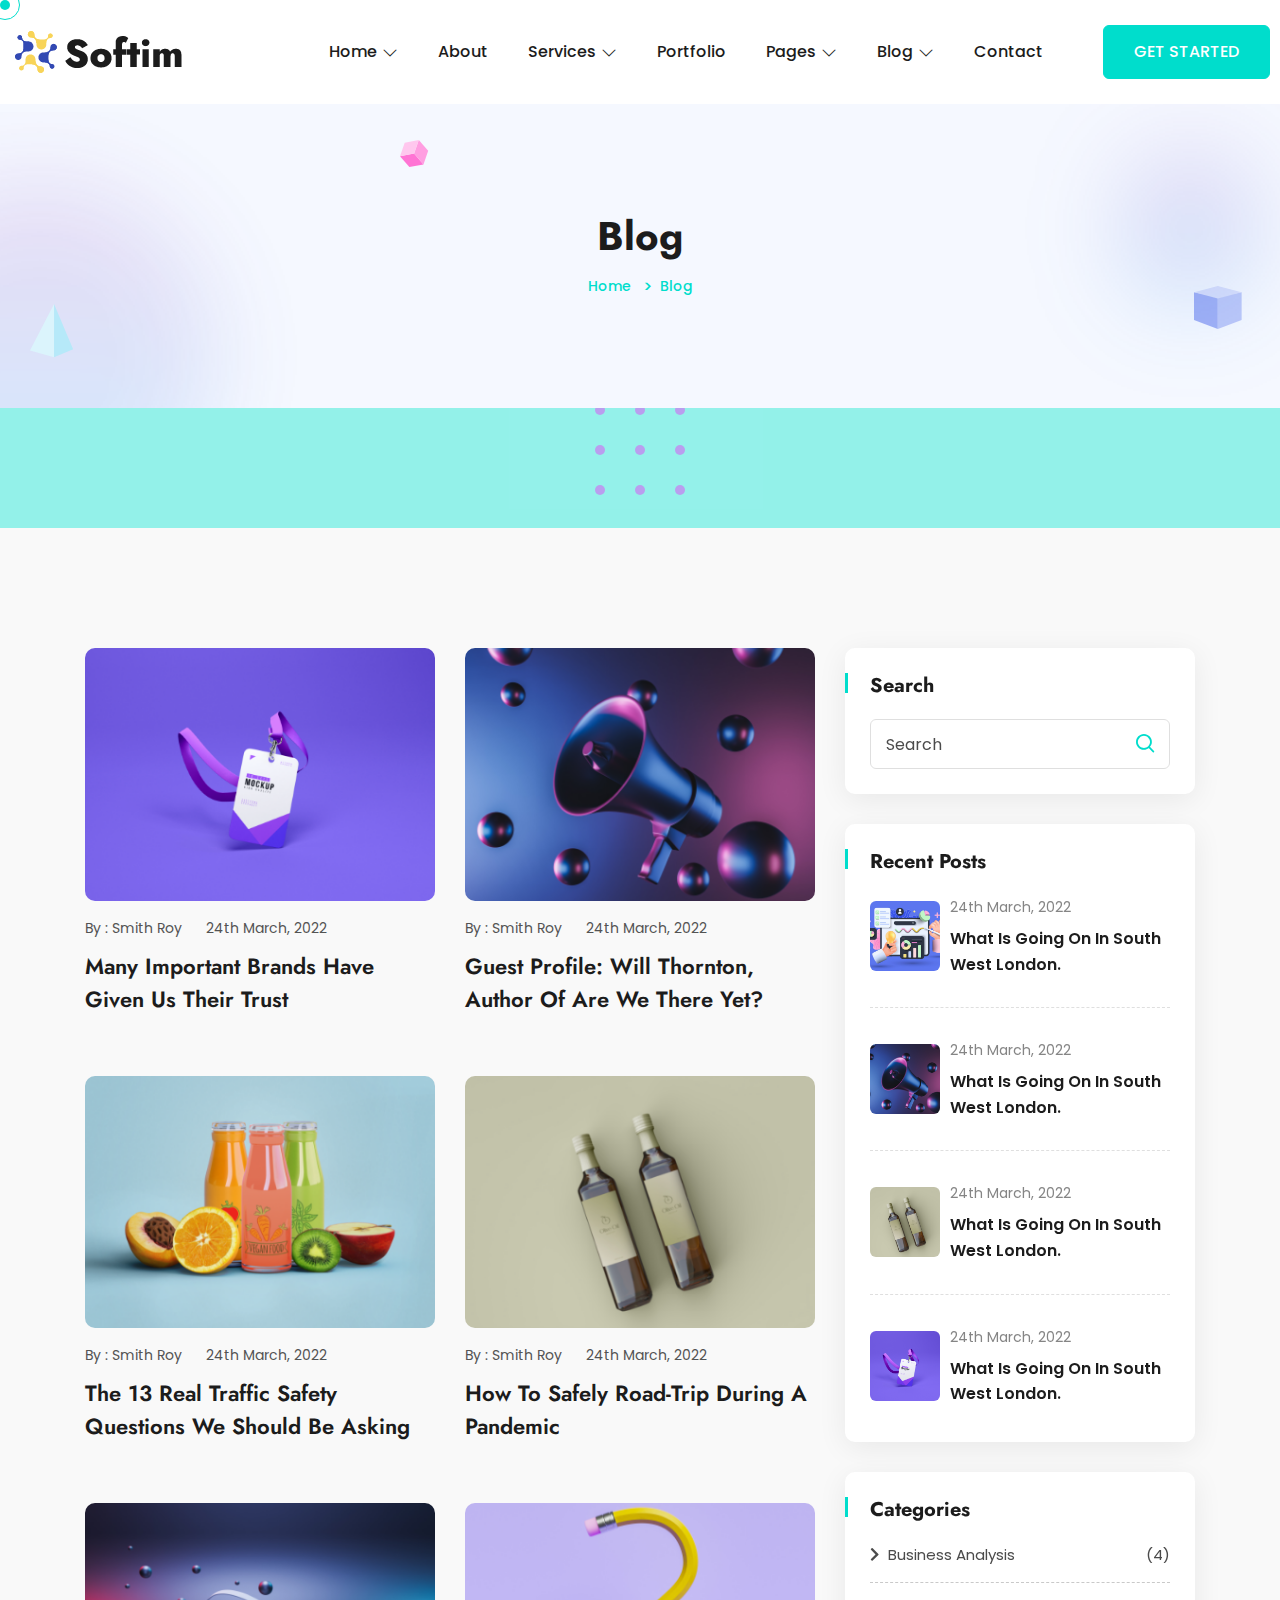
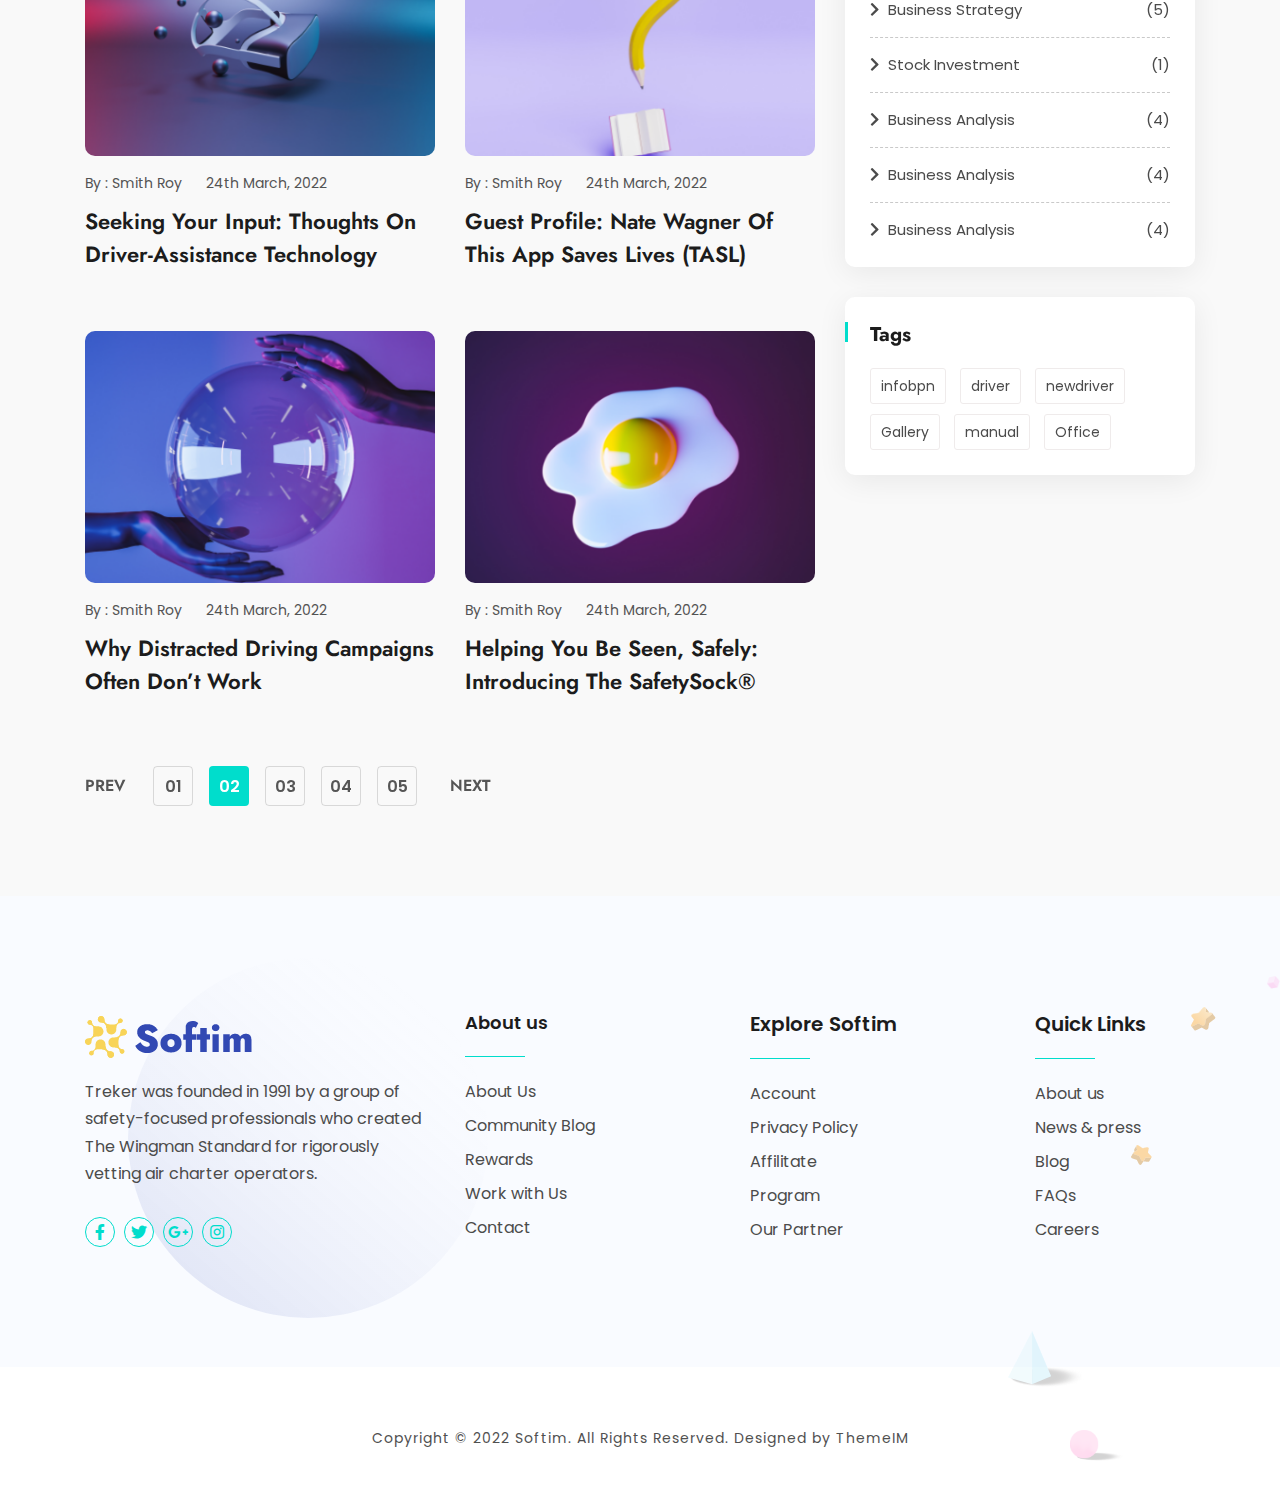
<file: blog.html>
<!DOCTYPE html>
<html lang="en">
<head>
    <meta charset="UTF-8">
    <meta name="viewport" content="width=device-width, initial-scale=1.0">
    <meta http-equiv="X-UA-Compatible" content="ie=edge">
    <title>Softim - It Solution Html Template</title>
    <link rel="preconnect" href="https://fonts.googleapis.com">
    <link rel="preconnect" href="https://fonts.gstatic.com" crossorigin>
    <link href="https://fonts.googleapis.com/css2?family=Jost:ital,wght@0,100;0,200;0,300;0,400;0,500;0,600;0,700;0,800;0,900;1,100;1,200;1,300;1,400;1,500;1,600;1,700;1,800;1,900&family=Poppins:ital,wght@0,100;0,200;0,300;0,400;0,500;0,600;0,700;0,800;0,900;1,100;1,200;1,300;1,400;1,500;1,600;1,700;1,800;1,900&display=swap" rel="stylesheet">
    <!-- fontawesome css link -->
    <link rel="stylesheet" href="assets/css/fontawesome-all.min.css">
    <!-- bootstrap css link -->
    <link rel="stylesheet" href="assets/css/bootstrap.min.css">
    <!-- favicon -->
    <link rel="shortcut icon" href="assets/images/fav.png" type="image/x-icon">
    <!-- swipper css link -->
    <link rel="stylesheet" href="assets/css/swiper.min.css">
    <!-- lightcase css links -->
    <link rel="stylesheet" href="assets/css/lightcase.css">
    <!-- odometer css link -->
    <link rel="stylesheet" href="assets/css/odometer.css">
    <!-- line-awesome-icon css -->
    <link rel="stylesheet" href="assets/css/icomoon.css">
    <!-- line-awesome-icon css -->
    <link rel="stylesheet" href="assets/css/line-awesome.min.css">
    <!-- animate.css -->
    <link rel="stylesheet" href="assets/css/animate.css">
    <!-- aos.css -->
    <link rel="stylesheet" href="assets/css/aos.css">
    <!-- nice select css -->
    <link rel="stylesheet" href="assets/css/nice-select.css">
    <!-- main style css link -->
    <link rel="stylesheet" href="assets/css/style.css">
</head>
<body>



<!--~~~~~~~~~~~~~~~~~~~~~~~~~~~~~~~~~~~~~~~
    Start Preloader
~~~~~~~~~~~~~~~~~~~~~~~~~~~~~~~~~~~~~~~~-->
<div class="preloader">
    <div class="drawing" id="loading">
        <div class="loading-dot"></div>
    </div>
</div>
<!--~~~~~~~~~~~~~~~~~~~~~~~~~~~~~~~~~~~~~~~
    End Preloader
~~~~~~~~~~~~~~~~~~~~~~~~~~~~~~~~~~~~~~~~-->


<div class="cursor"></div>
<div class="cursor-follower"></div>


<!--~~~~~~~~~~~~~~~~~~~~~~~~~~~~~~~~~~~~~~~
    Start Header
~~~~~~~~~~~~~~~~~~~~~~~~~~~~~~~~~~~~~~~~-->
<header class="header-section three">
    <div class="header">
        <div class="header-bottom-area">
            <div class="container custom-container">
                <div class="header-menu-content">
                    <nav class="navbar navbar-expand-xl p-0">
                        <a class="site-logo site-title" href="index.html"><img src="assets/images/logo-three.png" alt="site-logo"></a>
                        <button class="navbar-toggler d-block d-xl-none ml-auto" type="button" data-toggle="collapse" data-target="#navbarSupportedContent"
                            aria-controls="navbarSupportedContent" aria-expanded="false" aria-label="Toggle navigation">
                            <span class="toggle-bar"></span>
                        </button>
                        <div class="collapse navbar-collapse justify-content-end" id="navbarSupportedContent">
                            <ul class="navbar-nav main-menu">
                                <li class="menu_has_children">
                                    <a href="#0">Home <i class="las la-angle-down"></i></a>
                                    <ul class="sub-menu">
                                        <li><a href="index.html">Home One</a></li>
                                        <li><a href="index-two.html">Home Two</a></li>
                                        <li><a href="index-three.html">Home Three</a></li>
                                        <li><a href="index-four.html">Home Four</a></li>
                                        <li><a href="index-five.html">Home Five</a></li>
                                    </ul>
                                </li>
                                <li><a href="about.html">About</a></li>
                                <li class="menu_has_children">
                                    <a href="#0">Services <i class="las la-angle-down"></i></a>
                                    <ul class="sub-menu">
                                        <li><a href="service.html">Service One</a></li>
                                        <li><a href="service-two.html">Service Two</a></li>
                                        <li><a href="service-details.html">Service Details</a></li>
                                        <li><a href="service-details-two.html">Service Details Two</a></li>
                                    </ul>
                                </li>
                                <li><a href="portfolio.html">Portfolio</a></li>
                                <li class="menu_has_children">
                                    <a href="#0">Pages <i class="las la-angle-down"></i></a>
                                    <ul class="sub-menu">
                                        <li><a href="project.html">Project</a></li>
                                        <li><a href="project-details.html">Project Details</a></li>
                                        <li><a href="product.html">Product</a></li>
                                        <li><a href="product-details.html">Product Details</a></li>
                                        <li><a href="cart.html">Cart</a></li>
                                        <li><a href="team.html">Team</a></li>
                                        <li><a href="team-details.html">Team Details</a></li>
                                        <li><a href="plan.html">Pricing Plan</a></li>
                                        <li><a href="faq.html">FAQ</a></li>
                                    </ul>
                                </li>
                                <li class="menu_has_children">
                                    <a href="#0">Blog <i class="las la-angle-down"></i></a>
                                    <ul class="sub-menu">
                                        <li><a href="blog.html">Blog</a></li>
                                        <li><a href="blog-classic.html">Blog Classic</a></li>
                                        <li><a href="blog-details.html">Blog Details</a></li>
                                    </ul>
                                </li>
                                <li><a href="contact.html">Contact</a></li>
                            </ul>
                            <div class="header-right">
                                <div class="header-action-area">
                                    <div class="header-action">
                                        <a href="contact.html" class="btn--base">GET STARTED</a>
                                    </div>
                                </div>
                            </div>
                        </div>
                    </nav>
                </div>
            </div>
        </div>
    </div>
</header>
<!--~~~~~~~~~~~~~~~~~~~~~~~~~~~~~~~~~~~~~~~
    End Header
~~~~~~~~~~~~~~~~~~~~~~~~~~~~~~~~~~~~~~~~-->


<!--~~~~~~~~~~~~~~~~~~~~~~~~~~~~~~~~~~~~~~~
    Start Banner
~~~~~~~~~~~~~~~~~~~~~~~~~~~~~~~~~~~~~~~~-->
<section class="banner-section two inner">
    <div class="banner-element-four two">
        <img src="assets/images/element/element-5.png" alt="element">
    </div>
    <div class="banner-element-five two">
        <img src="assets/images/element/element-7.png" alt="element">
    </div>
    <div class="banner-element-nineteen two">
        <img src="assets/images/element/element-6.png" alt="element">
    </div>
    <div class="banner-element-twenty-two two">
        <img src="assets/images/element/element-69.png" alt="element">
    </div>
    <div class="banner-element-twenty-three two">
        <img src="assets/images/element/element-70.png" alt="element">
    </div>
    <div class="container">
        <div class="row justify-content-center align-items-center mb-30-none">
            <div class="col-xl-12 mb-30">
                <div class="banner-content two">
                   <div class="banner-content-header">
                        <h2 class="title">Blog</h2>
                        <div class="breadcrumb-area">
                            <nav aria-label="breadcrumb">
                                <ol class="breadcrumb">
                                <li class="breadcrumb-item"><a href="index.html">Home</a></li>
                                <li class="breadcrumb-item active" aria-current="page">Blog</li>
                                </ol>
                            </nav>
                        </div>
                   </div>
                </div>
            </div>
        </div>
    </div>
</section>
<!--~~~~~~~~~~~~~~~~~~~~~~~~~~~~~~~~~~~~~~~
    End Banner
~~~~~~~~~~~~~~~~~~~~~~~~~~~~~~~~~~~~~~~~-->


<!--~~~~~~~~~~~~~~~~~~~~~~~~~~~~~~~~~~~~~~~
    Start Scroll-To-Top
~~~~~~~~~~~~~~~~~~~~~~~~~~~~~~~~~~~~~~~~-->
<a href="#" class="scrollToTop"><i class="las la-angle-double-up"></i></a>
<!--~~~~~~~~~~~~~~~~~~~~~~~~~~~~~~~~~~~~~~~
    End Scroll-To-Top
~~~~~~~~~~~~~~~~~~~~~~~~~~~~~~~~~~~~~~~~-->


<!--~~~~~~~~~~~~~~~~~~~~~~~~~~~~~~~~~~~~~~~
    Start Blog
~~~~~~~~~~~~~~~~~~~~~~~~~~~~~~~~~~~~~~~~-->
<section class="blog-section ptb-120">
    <div class="container">
        <div class="row justify-content-center mb-60-none">
            <div class="col-xl-8 col-lg-8 mb-60">
                <div class="row justify-content-center mb-60-none">
                    <div class="col-xl-6 col-lg-6 col-md-6 col-sm-6 mb-60">
                        <div class="blog-item">
                            <div class="blog-thumb">
                                <img src="assets/images/blog/blog-4.png" alt="blog">
                            </div>
                            <div class="blog-content">
                                <div class="blog-post-meta">
                                    <span class="user">By : Smith Roy</span>
                                    <span class="date">24th March, 2022</span>
                                </div>
                                <h3 class="title"><a href="blog-details.html">Many important brands have
                                    given us their trust</a></h3>
                            </div>
                        </div>
                    </div>
                    <div class="col-xl-6 col-lg-6 col-md-6 col-sm-6 mb-60">
                        <div class="blog-item">
                            <div class="blog-thumb">
                                <img src="assets/images/blog/blog-5.png" alt="blog">
                            </div>
                            <div class="blog-content">
                                <div class="blog-post-meta">
                                    <span class="user">By : Smith Roy</span>
                                    <span class="date">24th March, 2022</span>
                                </div>
                                <h3 class="title"><a href="blog-details.html">Guest Profile: Will Thornton, Author of Are We There Yet?</a></h3>
                            </div>
                        </div>
                    </div>
                    <div class="col-xl-6 col-lg-6 col-md-6 col-sm-6 mb-60">
                        <div class="blog-item">
                            <div class="blog-thumb">
                                <img src="assets/images/blog/blog-6.png" alt="blog">
                            </div>
                            <div class="blog-content">
                                <div class="blog-post-meta">
                                    <span class="user">By : Smith Roy</span>
                                    <span class="date">24th March, 2022</span>
                                </div>
                                <h3 class="title"><a href="blog-details.html">The 13 Real Traffic Safety Questions We Should Be Asking</a></h3>
                            </div>
                        </div>
                    </div>
                    <div class="col-xl-6 col-lg-6 col-md-6 col-sm-6 mb-60">
                        <div class="blog-item">
                            <div class="blog-thumb">
                                <img src="assets/images/blog/blog-7.png" alt="blog">
                            </div>
                            <div class="blog-content">
                                <div class="blog-post-meta">
                                    <span class="user">By : Smith Roy</span>
                                    <span class="date">24th March, 2022</span>
                                </div>
                                <h3 class="title"><a href="blog-details.html">How to Safely Road-Trip During a Pandemic</a></h3>
                            </div>
                        </div>
                    </div>
                    <div class="col-xl-6 col-lg-6 col-md-6 col-sm-6 mb-60">
                        <div class="blog-item">
                            <div class="blog-thumb">
                                <img src="assets/images/blog/blog-8.png" alt="blog">
                            </div>
                            <div class="blog-content">
                                <div class="blog-post-meta">
                                    <span class="user">By : Smith Roy</span>
                                    <span class="date">24th March, 2022</span>
                                </div>
                                <h3 class="title"><a href="blog-details.html">Seeking Your Input: Thoughts on Driver-Assistance Technology</a></h3>
                            </div>
                        </div>
                    </div>
                    <div class="col-xl-6 col-lg-6 col-md-6 col-sm-6 mb-60">
                        <div class="blog-item">
                            <div class="blog-thumb">
                                <img src="assets/images/blog/blog-9.png" alt="blog">
                            </div>
                            <div class="blog-content">
                                <div class="blog-post-meta">
                                    <span class="user">By : Smith Roy</span>
                                    <span class="date">24th March, 2022</span>
                                </div>
                                <h3 class="title"><a href="blog-details.html">Guest Profile: Nate Wagner of This App Saves Lives (TASL)</a></h3>
                            </div>
                        </div>
                    </div>
                    <div class="col-xl-6 col-lg-6 col-md-6 col-sm-6 mb-60">
                        <div class="blog-item">
                            <div class="blog-thumb">
                                <img src="assets/images/blog/blog-10.png" alt="blog">
                            </div>
                            <div class="blog-content">
                                <div class="blog-post-meta">
                                    <span class="user">By : Smith Roy</span>
                                    <span class="date">24th March, 2022</span>
                                </div>
                                <h3 class="title"><a href="blog-details.html">Why Distracted Driving Campaigns Often Don’t Work</a></h3>
                            </div>
                        </div>
                    </div>
                    <div class="col-xl-6 col-lg-6 col-md-6 col-sm-6 mb-60">
                        <div class="blog-item">
                            <div class="blog-thumb">
                                <img src="assets/images/blog/blog-11.png" alt="blog">
                            </div>
                            <div class="blog-content">
                                <div class="blog-post-meta">
                                    <span class="user">By : Smith Roy</span>
                                    <span class="date">24th March, 2022</span>
                                </div>
                                <h3 class="title"><a href="blog-details.html">Helping You Be Seen, Safely: Introducing the SafetySock®</a></h3>
                            </div>
                        </div>
                    </div>
                </div>
            </div>
            <div class="col-xl-4 col-lg-4 mb-60">
                <div class="sidebar">
                    <div class="widget-box mb-30">
                        <h4 class="widget-title">Search</h4>
                        <div class="search-widget-box">
                            <form class="search-form">
                                <input type="text" name="search" class="form--control" placeholder="Search">
                                <button type="submit"><i class="icon-Search"></i></button>
                            </form>
                        </div>
                    </div>
                    <div class="widget-box mb-30">
                        <h4 class="widget-title">Recent Posts</h4>
                        <div class="popular-widget-box">
                            <div class="single-popular-item d-flex flex-wrap align-items-center">
                                <div class="popular-item-thumb">
                                    <img src="assets/images/blog/blog-1.png" alt="blog">
                                </div>
                                <div class="popular-item-content">
                                    <span class="blog-date">24th March, 2022</span>
                                    <h5 class="title"><a href="blog-details.html">What Is Going On In South West London.</a></h5>
                                </div>
                            </div>
                            <div class="single-popular-item d-flex flex-wrap align-items-center">
                                <div class="popular-item-thumb">
                                    <img src="assets/images/blog/blog-5.png" alt="blog">
                                </div>
                                <div class="popular-item-content">
                                    <span class="blog-date">24th March, 2022</span>
                                    <h5 class="title"><a href="blog-details.html">What Is Going On In South West London.</a></h5>
                                </div>
                            </div>
                            <div class="single-popular-item d-flex flex-wrap align-items-center">
                                <div class="popular-item-thumb">
                                    <img src="assets/images/blog/blog-7.png" alt="blog">
                                </div>
                                <div class="popular-item-content">
                                    <span class="blog-date">24th March, 2022</span>
                                    <h5 class="title"><a href="blog-details.html">What Is Going On In South West London.</a></h5>
                                </div>
                            </div>
                            <div class="single-popular-item d-flex flex-wrap align-items-center">
                                <div class="popular-item-thumb">
                                    <img src="assets/images/blog/blog-4.png" alt="blog">
                                </div>
                                <div class="popular-item-content">
                                    <span class="blog-date">24th March, 2022</span>
                                    <h5 class="title"><a href="blog-details.html">What Is Going On In South West London.</a></h5>
                                </div>
                            </div>
                        </div>
                    </div>
                    <div class="widget-box mb-30">
                        <h4 class="widget-title">Categories</h4>
                        <div class="category-widget-box">
                            <ul class="category-list">
                                <li><a href="#0"><i class="fas fa-chevron-right"></i> Business Analysis <span>4</span></a></li>
                                <li><a href="#0"><i class="fas fa-chevron-right"></i> Business Strategy <span>5</span></a></li>
                                <li><a href="#0"><i class="fas fa-chevron-right"></i> Stock Investment <span>1</span></a></li>
                                <li><a href="#0"><i class="fas fa-chevron-right"></i> Business Analysis <span>4</span></a></li>
                                <li><a href="#0"><i class="fas fa-chevron-right"></i> Business Analysis <span>4</span></a></li>
                                <li><a href="#0"><i class="fas fa-chevron-right"></i> Business Analysis <span>4</span></a></li>
                            </ul>
                        </div>
                    </div>
                    <div class="widget-box">
                        <h4 class="widget-title">Tags</h4>
                        <div class="tag-widget-box">
                            <ul class="tag-list">
                                <li><a href="#0">infobpn</a></li>
                                <li><a href="#0">driver</a></li>
                                <li><a href="#0">newdriver</a></li>
                                <li><a href="#0">Gallery</a></li>
                                <li><a href="#0">manual</a></li>
                                <li><a href="#0">Office</a></li>
                            </ul>
                        </div>
                    </div>
                </div>
            </div>
        </div>
        <nav>
            <ul class="pagination">
                <li class="page-item prev">
                    <a class="page-link" href="#" rel="prev" aria-label="Prev &raquo;">PREV</a>
                </li>
                <li class="page-item"><a class="page-link" href="#">01</a></li>
                <li class="page-item active" aria-current="page"><span class="page-link">02</span></li>
                <li class="page-item"><a class="page-link" href="#">03</a></li>
                <li class="page-item"><a class="page-link" href="#">04</a></li>
                <li class="page-item"><a class="page-link" href="#">05</a></li>
                <li class="page-item next">
                    <a class="page-link" href="#" rel="next" aria-label="Next &raquo;">NEXT</a>
                </li>
            </ul>
        </nav>
    </div>
</section>
<!--~~~~~~~~~~~~~~~~~~~~~~~~~~~~~~~~~~~~~~~
    End Blog
~~~~~~~~~~~~~~~~~~~~~~~~~~~~~~~~~~~~~~~~-->



<!--~~~~~~~~~~~~~~~~~~~~~~~~~~~~~~~~~~~~~~~
    Start Footer
~~~~~~~~~~~~~~~~~~~~~~~~~~~~~~~~~~~~~~~~-->
<footer class="footer-section pt-120">
    <div class="footer-element-one">
        <img src="assets/images/element/element-48.png" alt="element">
    </div>
    <div class="footer-element-two">
        <img src="assets/images/element/element-39.png" alt="element">
    </div>
    <div class="footer-element-three">
        <img src="assets/images/element/element-40.png" alt="element">
    </div>
    <div class="footer-element-four">
        <img src="assets/images/element/element-7.png" alt="element">
    </div>
    <div class="footer-element-five">
        <img src="assets/images/element/element-41.png" alt="element">
    </div>
    <div class="footer-element-six">
        <img src="assets/images/element/element-42.png" alt="element">
    </div>
    <div class="footer-element-seven">
        <img src="assets/images/element/element-39.png" alt="element">
    </div>
    <div class="container">
        <div class="row mb-30-none">
            <div class="col-xl-4 col-lg-4 col-md-6 mb-30">
                <div class="footer-widget">
                    <div class="footer-logo">
                        <a class="site-logo site-title" href="index.html"><img src="assets/images/logo-two.png" alt="site-logo"></a>
                    </div>
                    <p>Treker was founded in 1991 by a group of safety-focused professionals who created The Wingman Standard for rigorously vetting air charter operators.</p>
                    <ul class="footer-social">
                        <li><a href="#0"><i class="fab fa-facebook-f"></i></a></li>
                        <li><a href="#0"><i class="fab fa-twitter"></i></a></li>
                        <li><a href="#0"><i class="fab fa-google-plus-g"></i></a></li>
                        <li><a href="#0"><i class="fab fa-instagram"></i></a></li>
                    </ul>
                </div>
            </div>
            <div class="col-xl-3 col-lg-3 col-md-6 mb-30">
                <div class="footer-widget">
                    <h5 class="title">About us</h5>
                    <ul class="footer-list">
                        <li><a href="#0">About Us</a></li>
                        <li><a href="#0">Community Blog</a></li>
                        <li><a href="#0">Rewards</a></li>
                        <li><a href="#0">Work with Us</a></li>
                        <li><a href="#0">Contact</a></li>
                    </ul>
                </div>
            </div>
            <div class="col-xl-3 col-lg-3 col-md-6 mb-30">
                <div class="footer-widget">
                    <h4 class="title">Explore Softim</h4>
                    <ul class="footer-list">
                        <li><a href="#0">Account</a></li>
                        <li><a href="#0">Privacy Policy</a></li>
                        <li><a href="#0">Affilitate</a></li>
                        <li><a href="#0">Program</a></li>
                        <li><a href="#0">Our Partner</a></li>
                    </ul>
                </div>
            </div>
            <div class="col-xl-2 col-lg-2 col-md-6 mb-30">
                <div class="footer-widget">
                    <h4 class="title">Quick Links</h4>
                    <ul class="footer-list">
                        <li><a href="#0">About us</a></li>
                        <li><a href="#0">News & press</a></li>
                        <li><a href="#0">Blog</a></li>
                        <li><a href="#0">FAQs</a></li>
                        <li><a href="#0">Careers</a></li>
                    </ul>
                </div>
            </div>
        </div>
    </div>
    <div class="copyright-wrapper">
        <div class="container">
            <div class="row justify-content-center">
                <div class="col-xl-12 text-center">
                    <div class="copyright-area">
                        <p>Copyright © 2022 <a href="index.html">Softim</a>. All Rights Reserved. Designed by ThemeIM</p>
                    </div>
                </div>
            </div>
        </div>
    </div>
</footer>
<!--~~~~~~~~~~~~~~~~~~~~~~~~~~~~~~~~~~~~~~~
    End Footer
~~~~~~~~~~~~~~~~~~~~~~~~~~~~~~~~~~~~~~~~-->




<!-- jquery -->
<script src="assets/js/jquery-3.6.0.min.js"></script>
<!-- bootstrap js -->
<script src="assets/js/bootstrap.min.js"></script>
<!-- swipper js -->
<script src="assets/js/swiper.min.js"></script>
<!-- lightcase js-->
<script src="assets/js/lightcase.js"></script>
<!-- odometer js -->
<script src="assets/js/odometer.min.js"></script>
<!-- viewport js -->
<script src="assets/js/viewport.jquery.js"></script>
<!-- aos js file -->
<script src="assets/js/aos.js"></script>
<!-- nice select js -->
<script src="assets/js/jquery.nice-select.js"></script>
<!-- isotope js -->
<script src="assets/js/isotope.pkgd.min.js"></script>
<!-- tweenMax js -->
<script src="assets/js/TweenMax.min.js"></script>
<!-- main -->
<script src="assets/js/main.js"></script>


</body>
</html>
</file>
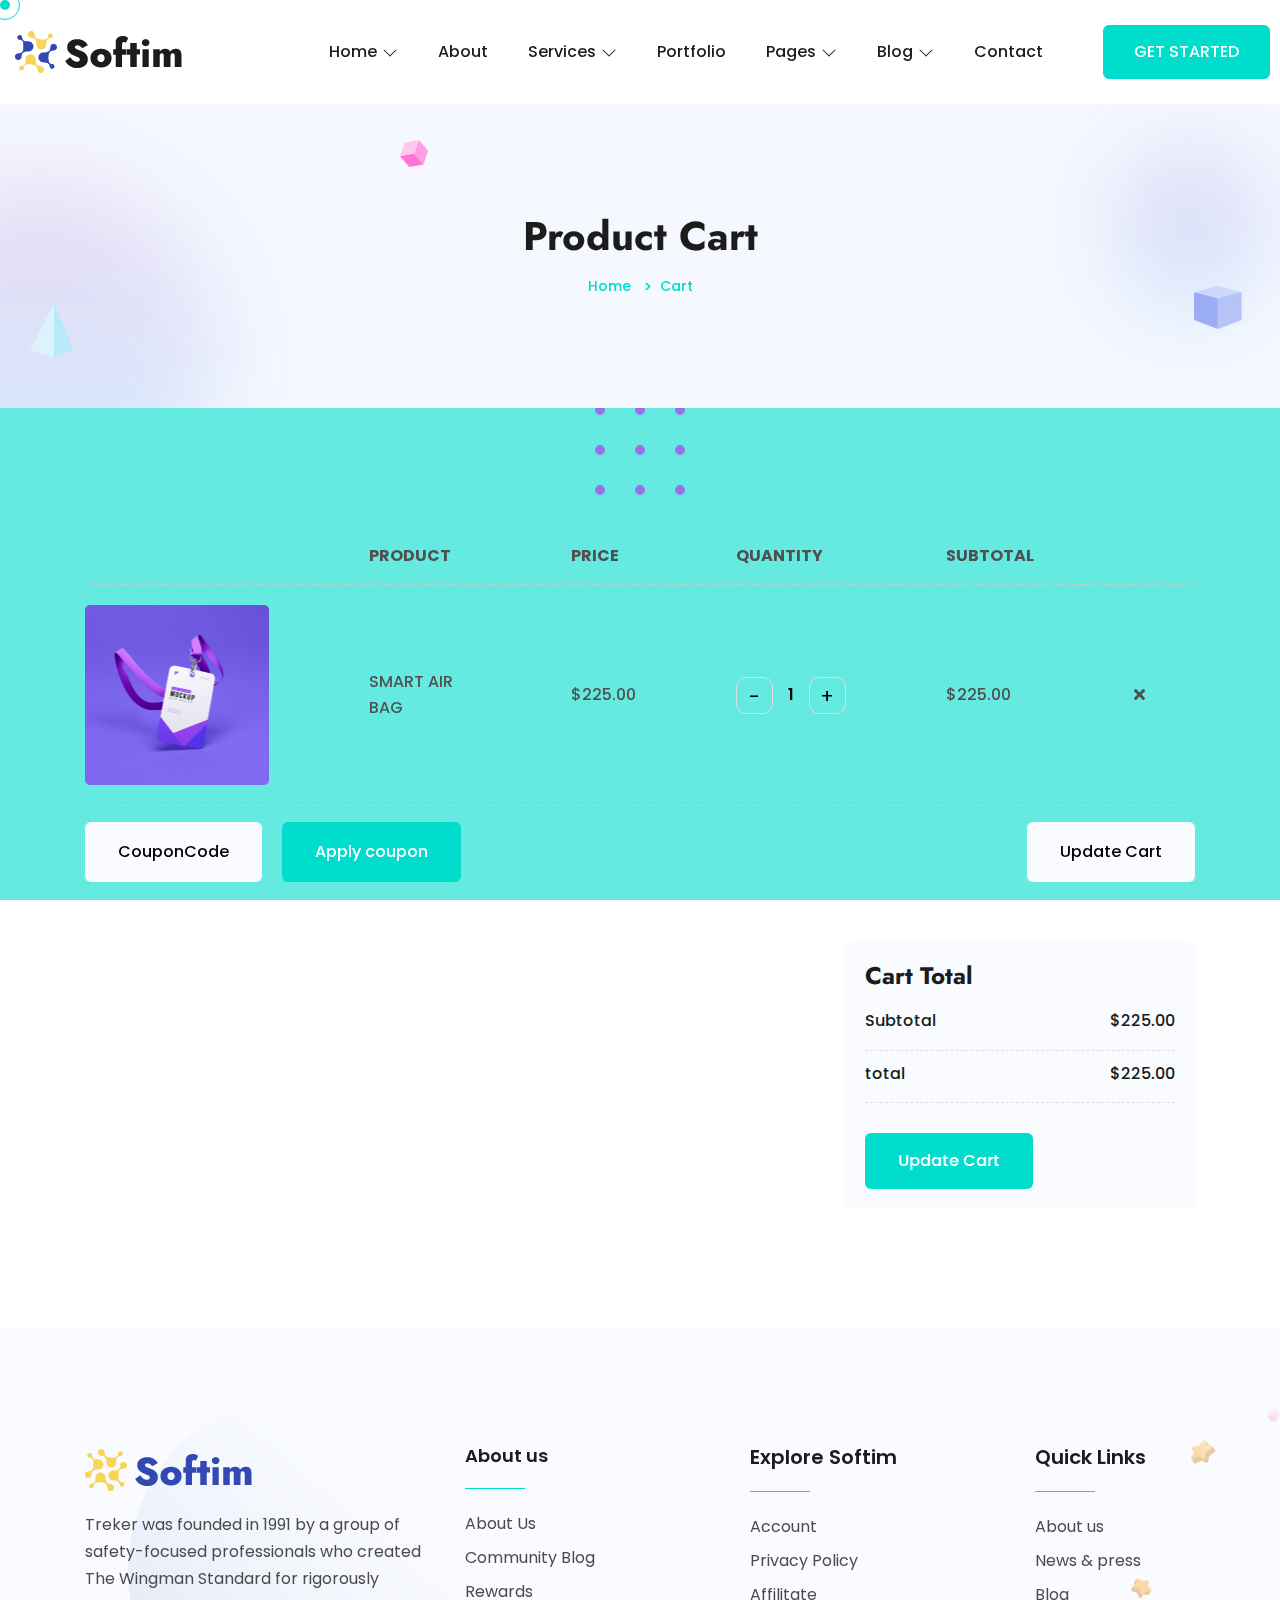
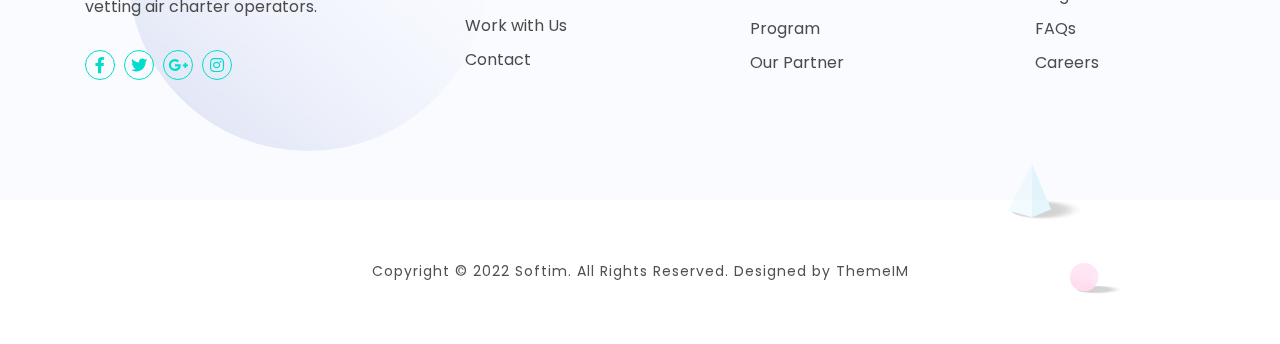
<file: cart.html>
<!DOCTYPE html>
<html lang="en">
<head>
    <meta charset="UTF-8">
    <meta name="viewport" content="width=device-width, initial-scale=1.0">
    <meta http-equiv="X-UA-Compatible" content="ie=edge">
    <title>Softim - It Solution Html Template</title>
    <link rel="preconnect" href="https://fonts.googleapis.com">
    <link rel="preconnect" href="https://fonts.gstatic.com" crossorigin>
    <link href="https://fonts.googleapis.com/css2?family=Jost:ital,wght@0,100;0,200;0,300;0,400;0,500;0,600;0,700;0,800;0,900;1,100;1,200;1,300;1,400;1,500;1,600;1,700;1,800;1,900&family=Poppins:ital,wght@0,100;0,200;0,300;0,400;0,500;0,600;0,700;0,800;0,900;1,100;1,200;1,300;1,400;1,500;1,600;1,700;1,800;1,900&display=swap" rel="stylesheet">
    <!-- fontawesome css link -->
    <link rel="stylesheet" href="assets/css/fontawesome-all.min.css">
    <!-- bootstrap css link -->
    <link rel="stylesheet" href="assets/css/bootstrap.min.css">
    <!-- favicon -->
    <link rel="shortcut icon" href="assets/images/fav.png" type="image/x-icon">
    <!-- swipper css link -->
    <link rel="stylesheet" href="assets/css/swiper.min.css">
    <!-- lightcase css links -->
    <link rel="stylesheet" href="assets/css/lightcase.css">
    <!-- odometer css link -->
    <link rel="stylesheet" href="assets/css/odometer.css">
    <!-- line-awesome-icon css -->
    <link rel="stylesheet" href="assets/css/icomoon.css">
    <!-- line-awesome-icon css -->
    <link rel="stylesheet" href="assets/css/line-awesome.min.css">
    <!-- animate.css -->
    <link rel="stylesheet" href="assets/css/animate.css">
    <!-- aos.css -->
    <link rel="stylesheet" href="assets/css/aos.css">
    <!-- nice select css -->
    <link rel="stylesheet" href="assets/css/nice-select.css">
    <!-- main style css link -->
    <link rel="stylesheet" href="assets/css/style.css">
</head>
<body>



<!--~~~~~~~~~~~~~~~~~~~~~~~~~~~~~~~~~~~~~~~
    Start Preloader
~~~~~~~~~~~~~~~~~~~~~~~~~~~~~~~~~~~~~~~~-->
<div class="preloader">
    <div class="drawing" id="loading">
        <div class="loading-dot"></div>
    </div>
</div>
<!--~~~~~~~~~~~~~~~~~~~~~~~~~~~~~~~~~~~~~~~
    End Preloader
~~~~~~~~~~~~~~~~~~~~~~~~~~~~~~~~~~~~~~~~-->


<div class="cursor"></div>
<div class="cursor-follower"></div>


<!--~~~~~~~~~~~~~~~~~~~~~~~~~~~~~~~~~~~~~~~
    Start Header
~~~~~~~~~~~~~~~~~~~~~~~~~~~~~~~~~~~~~~~~-->
<header class="header-section three">
    <div class="header">
        <div class="header-bottom-area">
            <div class="container custom-container">
                <div class="header-menu-content">
                    <nav class="navbar navbar-expand-xl p-0">
                        <a class="site-logo site-title" href="index.html"><img src="assets/images/logo-three.png" alt="site-logo"></a>
                        <button class="navbar-toggler d-block d-xl-none ml-auto" type="button" data-toggle="collapse" data-target="#navbarSupportedContent"
                            aria-controls="navbarSupportedContent" aria-expanded="false" aria-label="Toggle navigation">
                            <span class="toggle-bar"></span>
                        </button>
                        <div class="collapse navbar-collapse justify-content-end" id="navbarSupportedContent">
                            <ul class="navbar-nav main-menu">
                                <li class="menu_has_children">
                                    <a href="#0">Home <i class="las la-angle-down"></i></a>
                                    <ul class="sub-menu">
                                        <li><a href="index.html">Home One</a></li>
                                        <li><a href="index-two.html">Home Two</a></li>
                                        <li><a href="index-three.html">Home Three</a></li>
                                        <li><a href="index-four.html">Home Four</a></li>
                                        <li><a href="index-five.html">Home Five</a></li>
                                    </ul>
                                </li>
                                <li><a href="about.html">About</a></li>
                                <li class="menu_has_children">
                                    <a href="#0">Services <i class="las la-angle-down"></i></a>
                                    <ul class="sub-menu">
                                        <li><a href="service.html">Service One</a></li>
                                        <li><a href="service-two.html">Service Two</a></li>
                                        <li><a href="service-details.html">Service Details</a></li>
                                        <li><a href="service-details-two.html">Service Details Two</a></li>
                                    </ul>
                                </li>
                                <li><a href="portfolio.html">Portfolio</a></li>
                                <li class="menu_has_children">
                                    <a href="#0">Pages <i class="las la-angle-down"></i></a>
                                    <ul class="sub-menu">
                                        <li><a href="project.html">Project</a></li>
                                        <li><a href="project-details.html">Project Details</a></li>
                                        <li><a href="product.html">Product</a></li>
                                        <li><a href="product-details.html">Product Details</a></li>
                                        <li><a href="cart.html">Cart</a></li>
                                        <li><a href="team.html">Team</a></li>
                                        <li><a href="team-details.html">Team Details</a></li>
                                        <li><a href="plan.html">Pricing Plan</a></li>
                                        <li><a href="faq.html">FAQ</a></li>
                                    </ul>
                                </li>
                                <li class="menu_has_children">
                                    <a href="#0">Blog <i class="las la-angle-down"></i></a>
                                    <ul class="sub-menu">
                                        <li><a href="blog.html">Blog</a></li>
                                        <li><a href="blog-classic.html">Blog Classic</a></li>
                                        <li><a href="blog-details.html">Blog Details</a></li>
                                    </ul>
                                </li>
                                <li><a href="contact.html">Contact</a></li>
                            </ul>
                            <div class="header-right">
                                <div class="header-action-area">
                                    <div class="header-action">
                                        <a href="contact.html" class="btn--base">GET STARTED</a>
                                    </div>
                                </div>
                            </div>
                        </div>
                    </nav>
                </div>
            </div>
        </div>
    </div>
</header>
<!--~~~~~~~~~~~~~~~~~~~~~~~~~~~~~~~~~~~~~~~
    End Header
~~~~~~~~~~~~~~~~~~~~~~~~~~~~~~~~~~~~~~~~-->


<!--~~~~~~~~~~~~~~~~~~~~~~~~~~~~~~~~~~~~~~~
    Start Banner
~~~~~~~~~~~~~~~~~~~~~~~~~~~~~~~~~~~~~~~~-->
<section class="banner-section two inner">
    <div class="banner-element-four two">
        <img src="assets/images/element/element-5.png" alt="element">
    </div>
    <div class="banner-element-five two">
        <img src="assets/images/element/element-7.png" alt="element">
    </div>
    <div class="banner-element-nineteen two">
        <img src="assets/images/element/element-6.png" alt="element">
    </div>
    <div class="banner-element-twenty-two two">
        <img src="assets/images/element/element-69.png" alt="element">
    </div>
    <div class="banner-element-twenty-three two">
        <img src="assets/images/element/element-70.png" alt="element">
    </div>
    <div class="container">
        <div class="row justify-content-center align-items-center mb-30-none">
            <div class="col-xl-12 mb-30">
                <div class="banner-content two">
                   <div class="banner-content-header">
                        <h2 class="title">Product Cart</h2>
                        <div class="breadcrumb-area">
                            <nav aria-label="breadcrumb">
                                <ol class="breadcrumb">
                                <li class="breadcrumb-item"><a href="index.html">Home</a></li>
                                <li class="breadcrumb-item active" aria-current="page">Cart</li>
                                </ol>
                            </nav>
                        </div>
                   </div>
                </div>
            </div>
        </div>
    </div>
</section>
<!--~~~~~~~~~~~~~~~~~~~~~~~~~~~~~~~~~~~~~~~
    End Banner
~~~~~~~~~~~~~~~~~~~~~~~~~~~~~~~~~~~~~~~~-->


<!--~~~~~~~~~~~~~~~~~~~~~~~~~~~~~~~~~~~~~~~
    Start Scroll-To-Top
~~~~~~~~~~~~~~~~~~~~~~~~~~~~~~~~~~~~~~~~-->
<a href="#" class="scrollToTop"><i class="las la-angle-double-up"></i></a>
<!--~~~~~~~~~~~~~~~~~~~~~~~~~~~~~~~~~~~~~~~
    End Scroll-To-Top
~~~~~~~~~~~~~~~~~~~~~~~~~~~~~~~~~~~~~~~~-->


<!--~~~~~~~~~~~~~~~~~~~~~~~~~~~~~~~~~~~~~~~
    Start Cart
~~~~~~~~~~~~~~~~~~~~~~~~~~~~~~~~~~~~~~~~-->
<div class="product-cart-section ptb-120">
    <div class="container">
        <div class="row">
            <div class="col-lg-12">
                <table class="table">
                    <thead>
                        <tr>
                            <th></th>
                            <th>Product</th>
                            <th>Price</th>
                            <th>Quantity</th>
                            <th>Subtotal</th>
                            <th></th>
                        </tr>
                    </thead>
                    <tbody>
                        <tr>
                            <td><img src="assets/images/gallery/gallery-11.png" alt="product"></td>
                            <td data-label="Product">Smart Air Bag</td>
                            <td data-label="Price">$225.00</td>
                            <td data-label="Quantity">
                                <div class="product-quantity">
                                    <div class="product-plus-minus style-01">
                                        <div class="dec qtybutton">-</div>
                                        <input class="product-plus-minus-box style-01 qty" type="text" name="qty" value="1" readonly="">
                                        <div class="inc qtybutton">+</div>
                                    </div>
                                </div>
                            </td>
                            <td data-label="Subtotal">$225.00</td>
                            <td><i class="fas fa-times"></i></td>
                        </tr>
                    </tbody>
                </table>
                <div class="cart-button-wrapper">
                    <div class="right">
                        <a href="#" class="cart-btn">CouponCode</a>
                        <a href="#" class="cart-btn style-01">Apply coupon</a>
                    </div>
                    <div class="left">
                        <a href="#" class="cart-btn">Update Cart</a>
                    </div>
                </div>
                <div class="row justify-content-end">
                    <div class="col-lg-4">
                        <div class="cart-total">
                            <h4 class="title">Cart Total</h4>
                            <ul>
                                <li>Subtotal <span>$225.00</span></li>
                                <li>total <span>$225.00</span></li>
                            </ul>
                            <a href="#" class="cart-btn">Update Cart</a>
                        </div>
                    </div>
                </div>
            </div>
        </div>
    </div>
</div>
<!--~~~~~~~~~~~~~~~~~~~~~~~~~~~~~~~~~~~~~~~
    End Cart
~~~~~~~~~~~~~~~~~~~~~~~~~~~~~~~~~~~~~~~~-->


<!--~~~~~~~~~~~~~~~~~~~~~~~~~~~~~~~~~~~~~~~
    Start Footer
~~~~~~~~~~~~~~~~~~~~~~~~~~~~~~~~~~~~~~~~-->
<footer class="footer-section pt-120">
    <div class="footer-element-one">
        <img src="assets/images/element/element-48.png" alt="element">
    </div>
    <div class="footer-element-two">
        <img src="assets/images/element/element-39.png" alt="element">
    </div>
    <div class="footer-element-three">
        <img src="assets/images/element/element-40.png" alt="element">
    </div>
    <div class="footer-element-four">
        <img src="assets/images/element/element-7.png" alt="element">
    </div>
    <div class="footer-element-five">
        <img src="assets/images/element/element-41.png" alt="element">
    </div>
    <div class="footer-element-six">
        <img src="assets/images/element/element-42.png" alt="element">
    </div>
    <div class="footer-element-seven">
        <img src="assets/images/element/element-39.png" alt="element">
    </div>
    <div class="container">
        <div class="row mb-30-none">
            <div class="col-xl-4 col-lg-4 col-md-6 mb-30">
                <div class="footer-widget">
                    <div class="footer-logo">
                        <a class="site-logo site-title" href="index.html"><img src="assets/images/logo-two.png" alt="site-logo"></a>
                    </div>
                    <p>Treker was founded in 1991 by a group of safety-focused professionals who created The Wingman Standard for rigorously vetting air charter operators.</p>
                    <ul class="footer-social">
                        <li><a href="#0"><i class="fab fa-facebook-f"></i></a></li>
                        <li><a href="#0"><i class="fab fa-twitter"></i></a></li>
                        <li><a href="#0"><i class="fab fa-google-plus-g"></i></a></li>
                        <li><a href="#0"><i class="fab fa-instagram"></i></a></li>
                    </ul>
                </div>
            </div>
            <div class="col-xl-3 col-lg-3 col-md-6 mb-30">
                <div class="footer-widget">
                    <h5 class="title">About us</h5>
                    <ul class="footer-list">
                        <li><a href="#0">About Us</a></li>
                        <li><a href="#0">Community Blog</a></li>
                        <li><a href="#0">Rewards</a></li>
                        <li><a href="#0">Work with Us</a></li>
                        <li><a href="#0">Contact</a></li>
                    </ul>
                </div>
            </div>
            <div class="col-xl-3 col-lg-3 col-md-6 mb-30">
                <div class="footer-widget">
                    <h4 class="title">Explore Softim</h4>
                    <ul class="footer-list">
                        <li><a href="#0">Account</a></li>
                        <li><a href="#0">Privacy Policy</a></li>
                        <li><a href="#0">Affilitate</a></li>
                        <li><a href="#0">Program</a></li>
                        <li><a href="#0">Our Partner</a></li>
                    </ul>
                </div>
            </div>
            <div class="col-xl-2 col-lg-2 col-md-6 mb-30">
                <div class="footer-widget">
                    <h4 class="title">Quick Links</h4>
                    <ul class="footer-list">
                        <li><a href="#0">About us</a></li>
                        <li><a href="#0">News & press</a></li>
                        <li><a href="#0">Blog</a></li>
                        <li><a href="#0">FAQs</a></li>
                        <li><a href="#0">Careers</a></li>
                    </ul>
                </div>
            </div>
        </div>
    </div>
    <div class="copyright-wrapper">
        <div class="container">
            <div class="row justify-content-center">
                <div class="col-xl-12 text-center">
                    <div class="copyright-area">
                        <p>Copyright © 2022 <a href="index.html">Softim</a>. All Rights Reserved. Designed by ThemeIM</p>
                    </div>
                </div>
            </div>
        </div>
    </div>
</footer>
<!--~~~~~~~~~~~~~~~~~~~~~~~~~~~~~~~~~~~~~~~
    End Footer
~~~~~~~~~~~~~~~~~~~~~~~~~~~~~~~~~~~~~~~~-->




<!-- jquery -->
<script src="assets/js/jquery-3.6.0.min.js"></script>
<!-- bootstrap js -->
<script src="assets/js/bootstrap.min.js"></script>
<!-- swipper js -->
<script src="assets/js/swiper.min.js"></script>
<!-- lightcase js-->
<script src="assets/js/lightcase.js"></script>
<!-- odometer js -->
<script src="assets/js/odometer.min.js"></script>
<!-- viewport js -->
<script src="assets/js/viewport.jquery.js"></script>
<!-- aos js file -->
<script src="assets/js/aos.js"></script>
<!-- nice select js -->
<script src="assets/js/jquery.nice-select.js"></script>
<!-- isotope js -->
<script src="assets/js/isotope.pkgd.min.js"></script>
<!-- tweenMax js -->
<script src="assets/js/TweenMax.min.js"></script>
<!-- main -->
<script src="assets/js/main.js"></script>


</body>
</html>
</file>
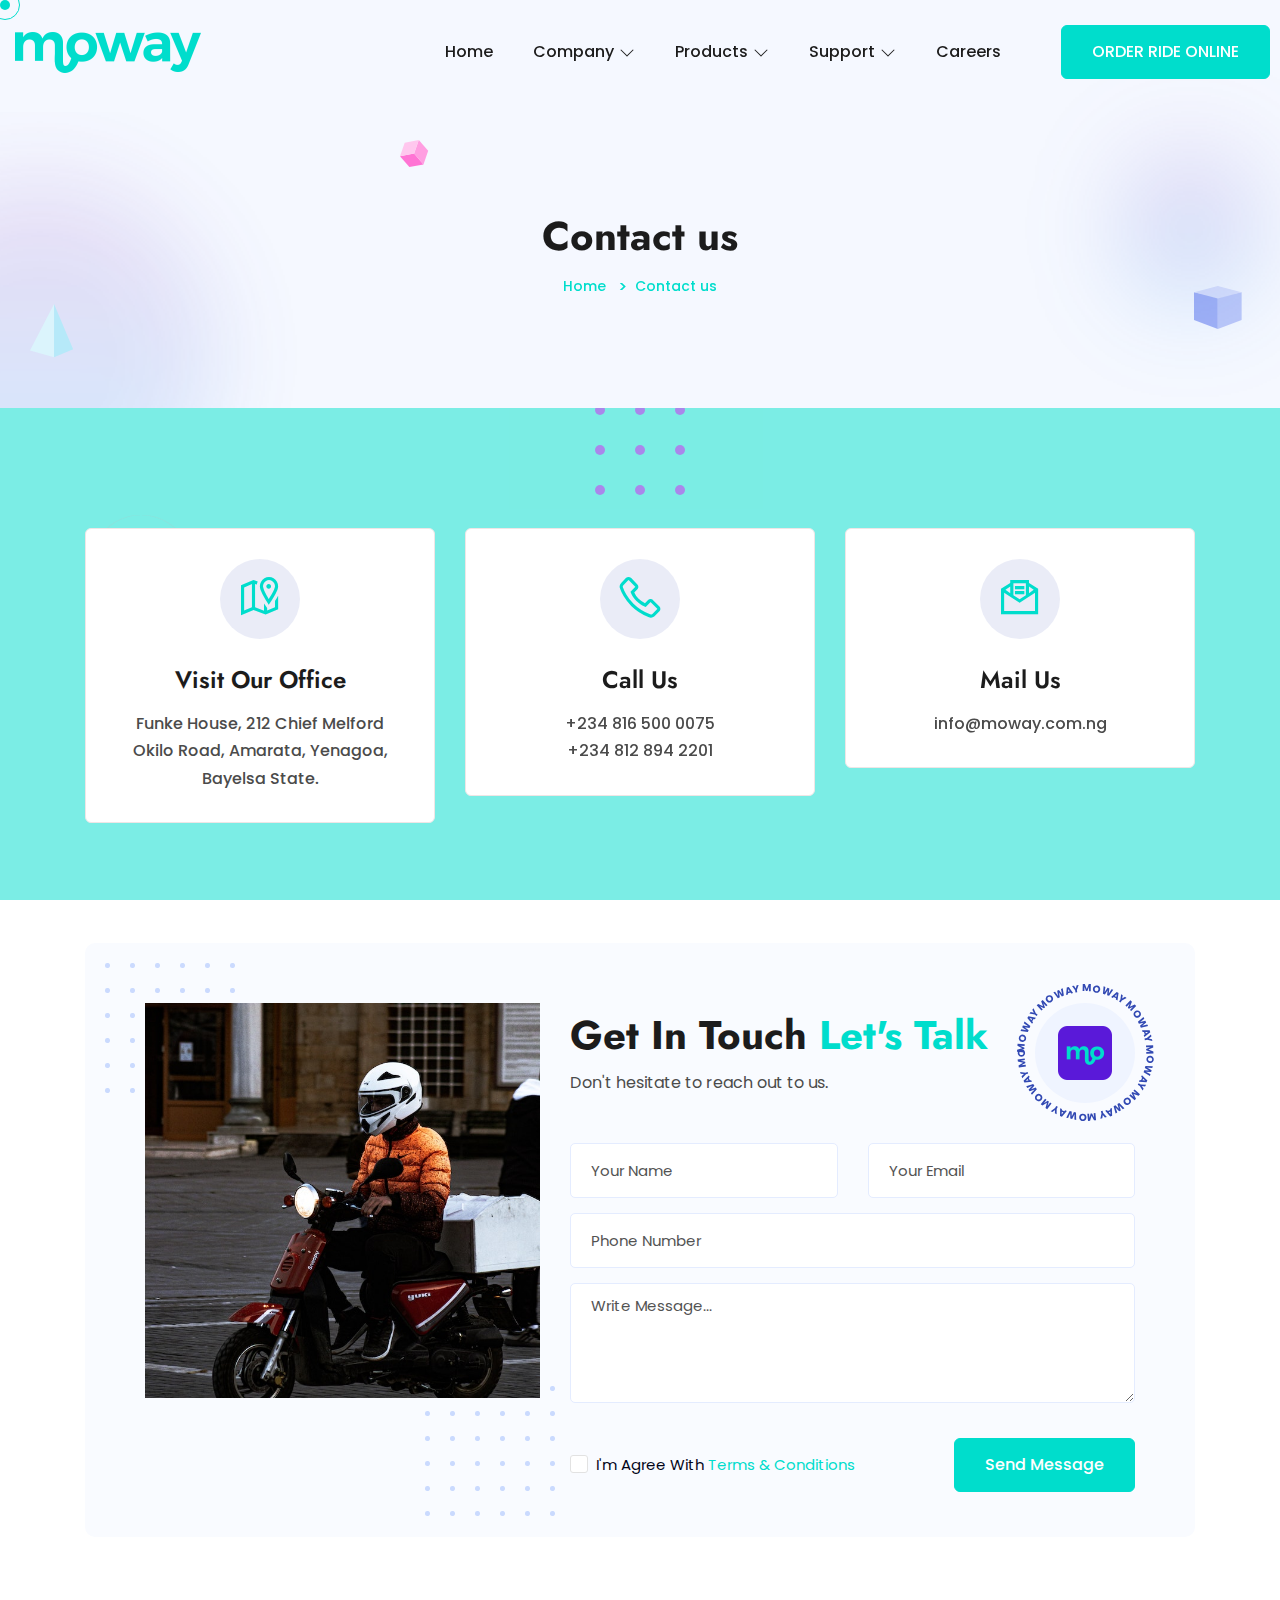
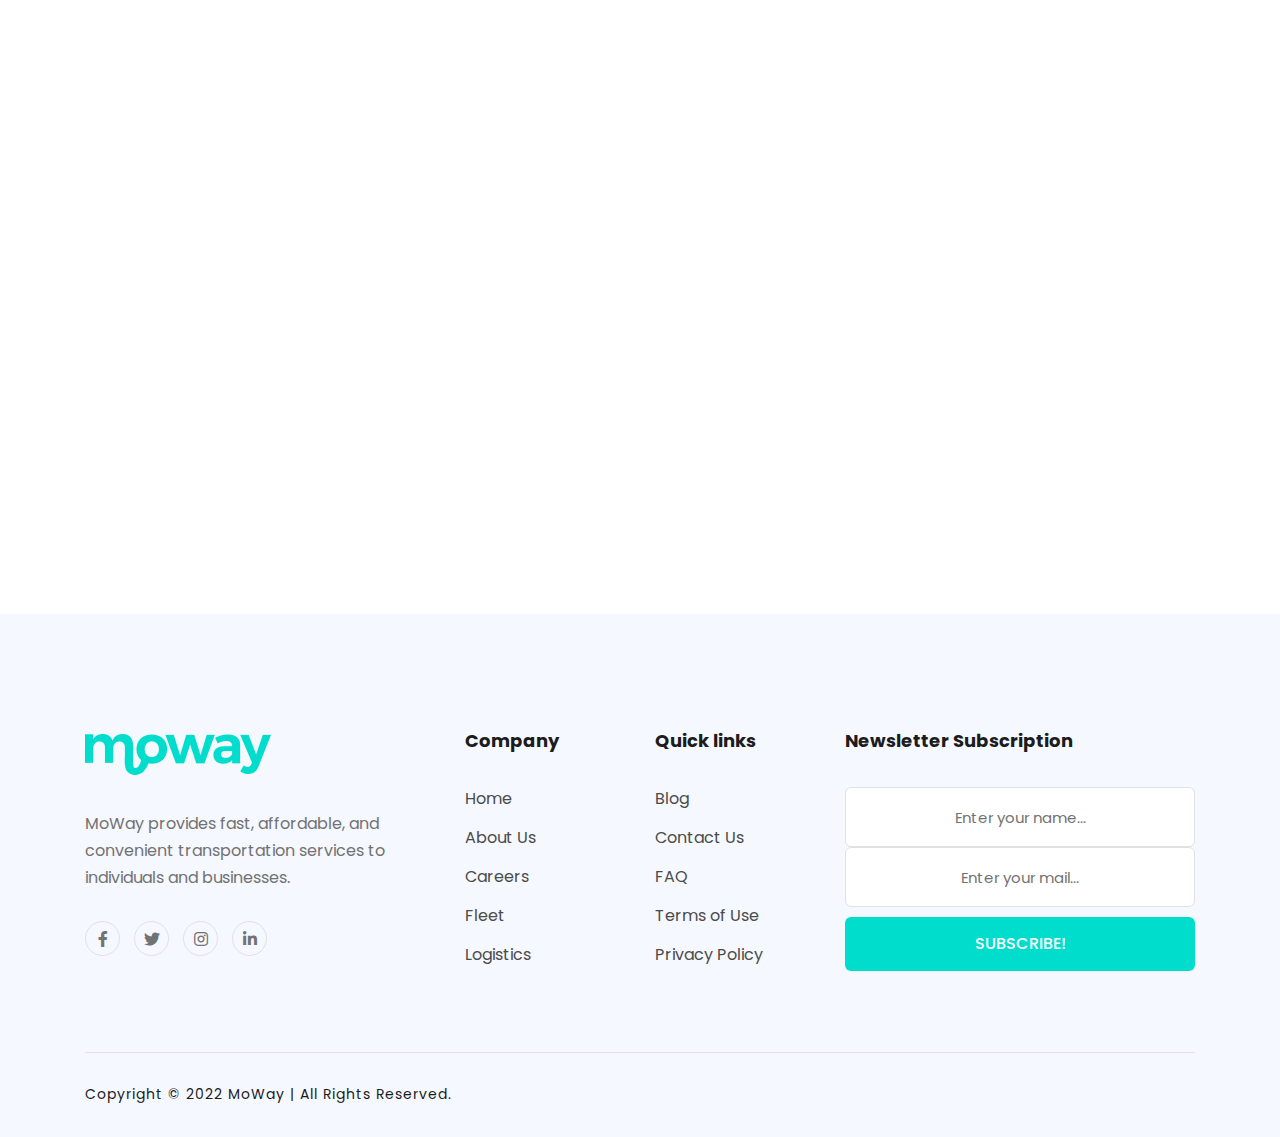
<file: contact.html>
<!DOCTYPE html>
<html lang="en">
<head>
    <meta charset="UTF-8">
    <meta name="viewport" content="width=device-width, initial-scale=1.0">
    <meta http-equiv="X-UA-Compatible" content="ie=edge">
    <title>Contact Us - Moway Ride Ordering & Logistics App</title>
    <link rel="preconnect" href="https://fonts.googleapis.com">
    <link rel="preconnect" href="https://fonts.gstatic.com" crossorigin>
    <link href="https://fonts.googleapis.com/css2?family=Jost:ital,wght@0,100;0,200;0,300;0,400;0,500;0,600;0,700;0,800;0,900;1,100;1,200;1,300;1,400;1,500;1,600;1,700;1,800;1,900&family=Poppins:ital,wght@0,100;0,200;0,300;0,400;0,500;0,600;0,700;0,800;0,900;1,100;1,200;1,300;1,400;1,500;1,600;1,700;1,800;1,900&display=swap" rel="stylesheet">
    <!-- fontawesome css link -->
    <link rel="stylesheet" href="assets/css/fontawesome-all.min.css">
    <!-- bootstrap css link -->
    <link rel="stylesheet" href="assets/css/bootstrap.min.css">
    <!-- favicon -->
    <link rel="shortcut icon" href="assets/images/fav.png" type="image/x-icon">
    <!-- swipper css link -->
    <link rel="stylesheet" href="assets/css/swiper.min.css">
    <!-- lightcase css links -->
    <link rel="stylesheet" href="assets/css/lightcase.css">
    <!-- odometer css link -->
    <link rel="stylesheet" href="assets/css/odometer.css">
    <!-- line-awesome-icon css -->
    <link rel="stylesheet" href="assets/css/icomoon.css">
    <!-- line-awesome-icon css -->
    <link rel="stylesheet" href="assets/css/line-awesome.min.css">
    <!-- animate.css -->
    <link rel="stylesheet" href="assets/css/animate.css">
    <!-- aos.css -->
    <link rel="stylesheet" href="assets/css/aos.css">
    <!-- nice select css -->
    <link rel="stylesheet" href="assets/css/nice-select.css">
    <!-- main style css link -->
    <link rel="stylesheet" href="assets/css/style.css">
</head>
<body>



<!--~~~~~~~~~~~~~~~~~~~~~~~~~~~~~~~~~~~~~~~
    Start Preloader
~~~~~~~~~~~~~~~~~~~~~~~~~~~~~~~~~~~~~~~~-->
<div class="preloader">
    <div class="drawing" id="loading">
        <div class="loading-dot"></div>
    </div>
</div>
<!--~~~~~~~~~~~~~~~~~~~~~~~~~~~~~~~~~~~~~~~
    End Preloader
~~~~~~~~~~~~~~~~~~~~~~~~~~~~~~~~~~~~~~~~-->


<div class="cursor"></div>
<div class="cursor-follower"></div>


<!--~~~~~~~~~~~~~~~~~~~~~~~~~~~~~~~~~~~~~~~
    Start Header
~~~~~~~~~~~~~~~~~~~~~~~~~~~~~~~~~~~~~~~~-->
<header class="header-section two">
    <div class="header">
        <div class="header-bottom-area">
            <div class="container custom-container">
                <div class="header-menu-content">
                    <nav class="navbar navbar-expand-xl p-0">
                        <a class="site-logo site-title" href="index.html"><img src="assets/images/logo-main.png" alt="site-logo"></a>
                        <button class="navbar-toggler d-block d-xl-none ml-auto" type="button" data-toggle="collapse" data-target="#navbarSupportedContent"
                            aria-controls="navbarSupportedContent" aria-expanded="false" aria-label="Toggle navigation">
                            <span class="toggle-bar"></span>
                        </button>
                        <div class="collapse navbar-collapse justify-content-end" id="navbarSupportedContent">
                            <ul class="navbar-nav main-menu">
                                <li><a href="index.html">Home</a></li>
                                <li class="menu_has_children">
                                    <a href="#">Company <i class="las la-angle-down"></i></a>
                                    <ul class="sub-menu">
                                        <li><a href="about.html">About</a></li>
                                        <li><a href="#" target="_blank">Blog</a></li>
                                    </ul>
                                </li>
                                <li class="menu_has_children">
                                    <a href="#">Products <i class="las la-angle-down"></i></a>
                                    <ul class="sub-menu">
                                        <li><a href="logistics.html">Logistics</a></li>
                                        <li><a href="fleet.html">Fleet</a></li>
                                    </ul>
                                </li>
                                <li class="menu_has_children">
                                    <a href="#">Support <i class="las la-angle-down"></i></a>
                                    <ul class="sub-menu">
                                        <li><a href="contact.html">Contact</a></li>
                                        <li><a href="faq.html">Faq</a></li>
                                    </ul>
                                </li>
                                <li><a href="careers.html">Careers</a></li>
                            </ul>
                            <div class="header-right">
                                <div class="header-action-area">
                                    <div class="header-action">
                                        <a href="#" class="btn--base">ORDER RIDE ONLINE</a>
                                    </div>
                                </div>
                            </div>
                        </div>
                    </nav>
                </div>
            </div>
        </div>
    </div>
</header>
<!--~~~~~~~~~~~~~~~~~~~~~~~~~~~~~~~~~~~~~~~
    End Header
~~~~~~~~~~~~~~~~~~~~~~~~~~~~~~~~~~~~~~~~-->


<!--~~~~~~~~~~~~~~~~~~~~~~~~~~~~~~~~~~~~~~~
    Start Banner
~~~~~~~~~~~~~~~~~~~~~~~~~~~~~~~~~~~~~~~~-->
<section class="banner-section two inner">
    <div class="banner-element-four two">
        <img src="assets/images/element/element-5.png" alt="element">
    </div>
    <div class="banner-element-five two">
        <img src="assets/images/element/element-7.png" alt="element">
    </div>
    <div class="banner-element-nineteen two">
        <img src="assets/images/element/element-6.png" alt="element">
    </div>
    <div class="banner-element-twenty-two two">
        <img src="assets/images/element/element-69.png" alt="element">
    </div>
    <div class="banner-element-twenty-three two">
        <img src="assets/images/element/element-70.png" alt="element">
    </div>
    <div class="container">
        <div class="row justify-content-center align-items-center mb-30-none">
            <div class="col-xl-12 mb-30">
                <div class="banner-content two">
                   <div class="banner-content-header">
                        <h2 class="title">Contact us</h2>
                        <div class="breadcrumb-area">
                            <nav aria-label="breadcrumb">
                                <ol class="breadcrumb">
                                <li class="breadcrumb-item"><a href="index.html">Home</a></li>
                                <li class="breadcrumb-item active" aria-current="page">Contact us</li>
                                </ol>
                            </nav>
                        </div>
                   </div>
                </div>
            </div>
        </div>
    </div>
</section>
<!--~~~~~~~~~~~~~~~~~~~~~~~~~~~~~~~~~~~~~~~
    End Banner
~~~~~~~~~~~~~~~~~~~~~~~~~~~~~~~~~~~~~~~~-->


<!--~~~~~~~~~~~~~~~~~~~~~~~~~~~~~~~~~~~~~~~
    Start Scroll-To-Top
~~~~~~~~~~~~~~~~~~~~~~~~~~~~~~~~~~~~~~~~-->
<a href="#" class="scrollToTop"><i class="las la-angle-double-up"></i></a>
<!--~~~~~~~~~~~~~~~~~~~~~~~~~~~~~~~~~~~~~~~
    End Scroll-To-Top
~~~~~~~~~~~~~~~~~~~~~~~~~~~~~~~~~~~~~~~~-->


<!--~~~~~~~~~~~~~~~~~~~~~~~~~~~~~~~~~~~~~~~
    Start Contact-item
~~~~~~~~~~~~~~~~~~~~~~~~~~~~~~~~~~~~~~~~-->
<section class="contact-item-section ptb-120">
    <div class="contact-item-element-one">
        <img src="assets/images/element/element-71.png" alt="element">
    </div>
    <div class="contact-item-element-two">
        <img src="assets/images/element/element-72.png" alt="element">
    </div>
    <div class="container">
        <div class="row justify-content-center mb-30-none">
            <div class="col-xl-4 col-lg-4 col-md-6 col-sm-6 mb-30">
                <div class="contact-item text-center">
                    <div class="contact-icon-area">
                        <div class="contact-icon">
                            <i class="las la-map-marked-alt"></i>
                        </div>
                    </div>
                    <div class="contact-content">
                        <h3 class="title">Visit Our Office</h3>
                        <p>Funke House, 212 Chief Melford Okilo Road,
                            Amarata, Yenagoa,
                            Bayelsa State.</p>
                    </div>
                </div>
            </div>
            <div class="col-xl-4 col-lg-4 col-md-6 col-sm-6 mb-30">
                <div class="contact-item text-center">
                    <div class="contact-icon-area">
                        <div class="contact-icon">
                            <i class="las la-phone"></i>
                        </div>
                    </div>
                    <div class="contact-content">
                        <h3 class="title">Call Us</h3>
                        <p><a href="tel:+234 816 500 0075">+234 816 500 0075</a> <br> <a href="tel: +234 812 894 2201"> +234 812 894 2201</a></p>
                    </div>
                </div>
            </div>
            <div class="col-xl-4 col-lg-4 col-md-6 col-sm-6 mb-30">
                <div class="contact-item text-center">
                    <div class="contact-icon-area">
                        <div class="contact-icon">
                            <i class="las la-envelope-open-text"></i>
                        </div>
                    </div>
                    <div class="contact-content">
                        <h3 class="title">Mail Us</h3>
                        <p><a href="mailto:">info@moway.com.ng</a></p>
                    </div>
                </div>
            </div>
        </div>
    </div>
</section>
<!--~~~~~~~~~~~~~~~~~~~~~~~~~~~~~~~~~~~~~~~
    End Contact-item
~~~~~~~~~~~~~~~~~~~~~~~~~~~~~~~~~~~~~~~~-->


<!--~~~~~~~~~~~~~~~~~~~~~~~~~~~~~~~~~~~~~~~
    Start Contact
~~~~~~~~~~~~~~~~~~~~~~~~~~~~~~~~~~~~~~~~-->
<section class="contact-section two pb-120">
    <div class="container">
        <div class="contact-element-one">
            <img src="assets/images/element/element-6.png" alt="element">
        </div>
        <div class="contact-element-two">
            <img src="assets/images/element/element-39.png" alt="element">
        </div>
        <div class="contact-element-three">
            <img src="assets/images/element/element-26.png" alt="element">
        </div>
        <div class="contact-element-four">
            <img src="assets/images/element/element-7.png" alt="element">
        </div>
        <div class="contact-area">
            <div class="contact-element-five">
                <img src="assets/images/element/element-60.png" alt="element">
            </div>
            <div class="contact-element-six">
                <img src="assets/images/element/element-60.png" alt="element">
            </div>
            <div class="row mb-30-none">
                <div class="col-xl-5 col-lg-5 mb-30">
                    <div class="contact-thumb">
                        <img src="assets/images/element/logistics2.jpg" alt="contact">
                    </div>
                </div>
                <div class="col-xl-7 col-lg-7 mb-30">
                    <div class="contact-form-area">
                        <div class="contact-form-header">
                            <div class="left">
                                <h2 class="title">Get in Touch <span class="text--base">Let's Talk</span></h2>
                                <p>Don't hesitate to reach out to us.</p>
                            </div>
                            <div class="right">
                                <div class="circle">
                                    <svg version="1.1" xmlns="http://www.w3.org/2000/svg" xmlns:xlink="http://www.w3.org/1999/xlink" x="0px" y="0px" width="300px" height="300px" viewBox="0 0 300 300" enable-background="new 0 0 300 300" xml:space="preserve">
                                        <defs>
                                            <path id="circlePathtwo" d=" M 150, 150 m -60, 0 a 60,60 0 0,1 120,0 a 60,60 0 0,1 -120,0 "/>
                                        </defs>
                                        <circle cx="150" cy="100" r="75" fill="none"/>
                                        <g>
                                            <use xlink:href="#circlePathtwo" fill="none"/>
                                            <text fill="#3249b3">
                                                <textPath xlink:href="#circlePathtwo">MoWay MoWay MoWay MoWay MoWay MoWay MoWay MoWay MoWay </textPath>
                                            </text>
                                        </g>
                                    </svg>
                                </div>
                                <div class="contact-logo">
                                    <img src="assets/images/fav.png" alt="favicon">
                                </div>
                            </div>
                        </div>
                        <form class="contact-form">
                            <div class="row justify-content-center mb-30-none">
                                <div class="col-xl-6 col-lg-6 form-group">
                                    <input type="text" class="form--control" placeholder="Your Name">
                                </div>
                                <div class="col-xl-6 col-lg-6 form-group">
                                    <input type="email" class="form--control" placeholder="Your Email">
                                </div>
                                <div class="col-xl-12 col-lg-12 form-group">
                                    <input type="text" class="form--control" placeholder="Phone Number" oninput="this.value = this.value.replace(/[^0-9.]/g, '').replace(/(\..*)\./g, '$1');" />
                                </div>
                                <!-- <div class="col-xl-6 col-lg-6 form-group">
                                    <div class="contact-select">
                                        <select class="form--control">
                                            <option value="1">Service Required</option>
                                            <option value="2">Web Design</option>
                                            <option value="3">Digital Marketing</option>
                                            <option value="4">Search SEO</option>
                                            <option value="5">Web Development</option>
                                        </select>
                                    </div>
                                </div> -->
                                <div class="col-xl-12 form-group">
                                    <textarea class="form--control" placeholder="Write Message..."></textarea>
                                </div>
                                <div class="col-xl-12 form-group custom-form-group mt-20">
                                    <div class="form-group custom-check-group">
                                        <input type="checkbox" id="level-1">
                                        <label for="level-1">I'm Agree With <a href="#0" class="text--base">Terms & Conditions</a></label>
                                    </div>
                                    <button type="submit" class="btn--base">Send Message</button>
                                </div>
                            </div>
                        </form>
                    </div>
                </div>
            </div>
        </div>
    </div>
</section>
<!--~~~~~~~~~~~~~~~~~~~~~~~~~~~~~~~~~~~~~~~
    End Contact
~~~~~~~~~~~~~~~~~~~~~~~~~~~~~~~~~~~~~~~~-->


<!--~~~~~~~~~~~~~~~~~~~~~~~~~~~~~~~~~~~~~~~
    Start Map
~~~~~~~~~~~~~~~~~~~~~~~~~~~~~~~~~~~~~~~~-->
<div class="map-area">
    <iframe src="https://www.google.com/maps/embed/v1/place?q=Melford+okilo,+Yenagoa,+Nigeria&key=AIzaSyBFw0Qbyq9zTFTd-tUY6dZWTgaQzuU17R8" style="border:0" allowfullscreen></iframe>
</div>
<!--~~~~~~~~~~~~~~~~~~~~~~~~~~~~~~~~~~~~~~~
    End Map
~~~~~~~~~~~~~~~~~~~~~~~~~~~~~~~~~~~~~~~~-->



<!--~~~~~~~~~~~~~~~~~~~~~~~~~~~~~~~~~~~~~~~
    Start Footer
~~~~~~~~~~~~~~~~~~~~~~~~~~~~~~~~~~~~~~~~-->
<footer class="footer-section five pt-120">
    <div class="container">
        <div class="row mb-30-none">
            <div class="col-xl-4 col-lg-4 col-md-6 mb-30">
                <div class="footer-widget">
                    <div class="footer-logo">
                        <a class="site-logo site-title" href="index.html"><img src="assets/images/logo-main.png" alt="site-logo"></a>
                    </div>
                    <p>MoWay provides fast, affordable, and convenient transportation services to individuals and businesses.</p>
                    <ul class="footer-social two">
                        <li><a href="#"><i class="fab fa-facebook-f"></i></a></li>
                        <li><a href="#"><i class="fab fa-twitter"></i></a></li>
                        <li><a href="#"><i class="fab fa-instagram"></i></a></li>
                        <li><a href="#"><i class="fab fa-linkedin-in"></i></a></li>
                    </ul>
                </div>
            </div>
            <div class="col-xl-2 col-lg-2 col-md-6 mb-30">
                <div class="footer-widget">
                    <h4 class="title">Company</h4>
                    <ul class="footer-list">
                        <li><a href="index.html">Home</a></li>
                        <li><a href="about.html">About Us</a></li>
                        <li><a href="careers.html">Careers</a></li>
                        <li><a href="fleet.html">Fleet</a></li>
                        <li><a href="logistics.html">Logistics</a></li>
                    </ul>
                </div>
            </div>
            <div class="col-xl-2 col-lg-2 col-md-6 mb-30">
                <div class="footer-widget">
                    <h4 class="title">Quick links</h4>
                    <ul class="footer-list">
                        <li><a href="#" target="_blank">Blog</a></li>
                        <li><a href="contact.html">Contact Us</a></li>
                        <li><a href="faq.html">FAQ</a></li>
                        <li><a href="terms.html">Terms of Use</a></li>
                        <li><a href="privacy-policy.html">Privacy Policy</a></li>
                    </ul>
                </div>
            </div>
            <div class="col-xl-4 col-lg-4 col-md-6 mb-30">
                <div class="footer-widget">
                    <h5 class="title">Newsletter Subscription</h5>
                    <form class="footer-subscribe-form three">
                        <input type="text" class="form--control" placeholder="Enter your name...">
                        <input type="email" class="form--control" placeholder="Enter your mail...">
                        <button type="submit">SUBSCRIBE!</button>
                    </form>
                </div>
            </div>
        </div>
        <div class="copyright-wrapper five">
            <div class="row justify-content-center">
                <div class="col-xl-12">
                    <div class="copyright-area" style="text-align: center;">
                        <p>Copyright © 2022 MoWay | All Rights Reserved.</p>
                    </div>
                </div>
            </div>
        </div>
    </div>
</footer>
<!--~~~~~~~~~~~~~~~~~~~~~~~~~~~~~~~~~~~~~~~
    End Footer
~~~~~~~~~~~~~~~~~~~~~~~~~~~~~~~~~~~~~~~~-->




<!-- jquery -->
<script src="assets/js/jquery-3.6.0.min.js"></script>
<!-- bootstrap js -->
<script src="assets/js/bootstrap.min.js"></script>
<!-- swipper js -->
<script src="assets/js/swiper.min.js"></script>
<!-- lightcase js-->
<script src="assets/js/lightcase.js"></script>
<!-- odometer js -->
<script src="assets/js/odometer.min.js"></script>
<!-- viewport js -->
<script src="assets/js/viewport.jquery.js"></script>
<!-- aos js file -->
<script src="assets/js/aos.js"></script>
<!-- nice select js -->
<script src="assets/js/jquery.nice-select.js"></script>
<!-- isotope js -->
<script src="assets/js/isotope.pkgd.min.js"></script>
<!-- tweenMax js -->
<script src="assets/js/TweenMax.min.js"></script>
<!-- main -->
<script src="assets/js/main.js"></script>


</body>
</html>
</file>
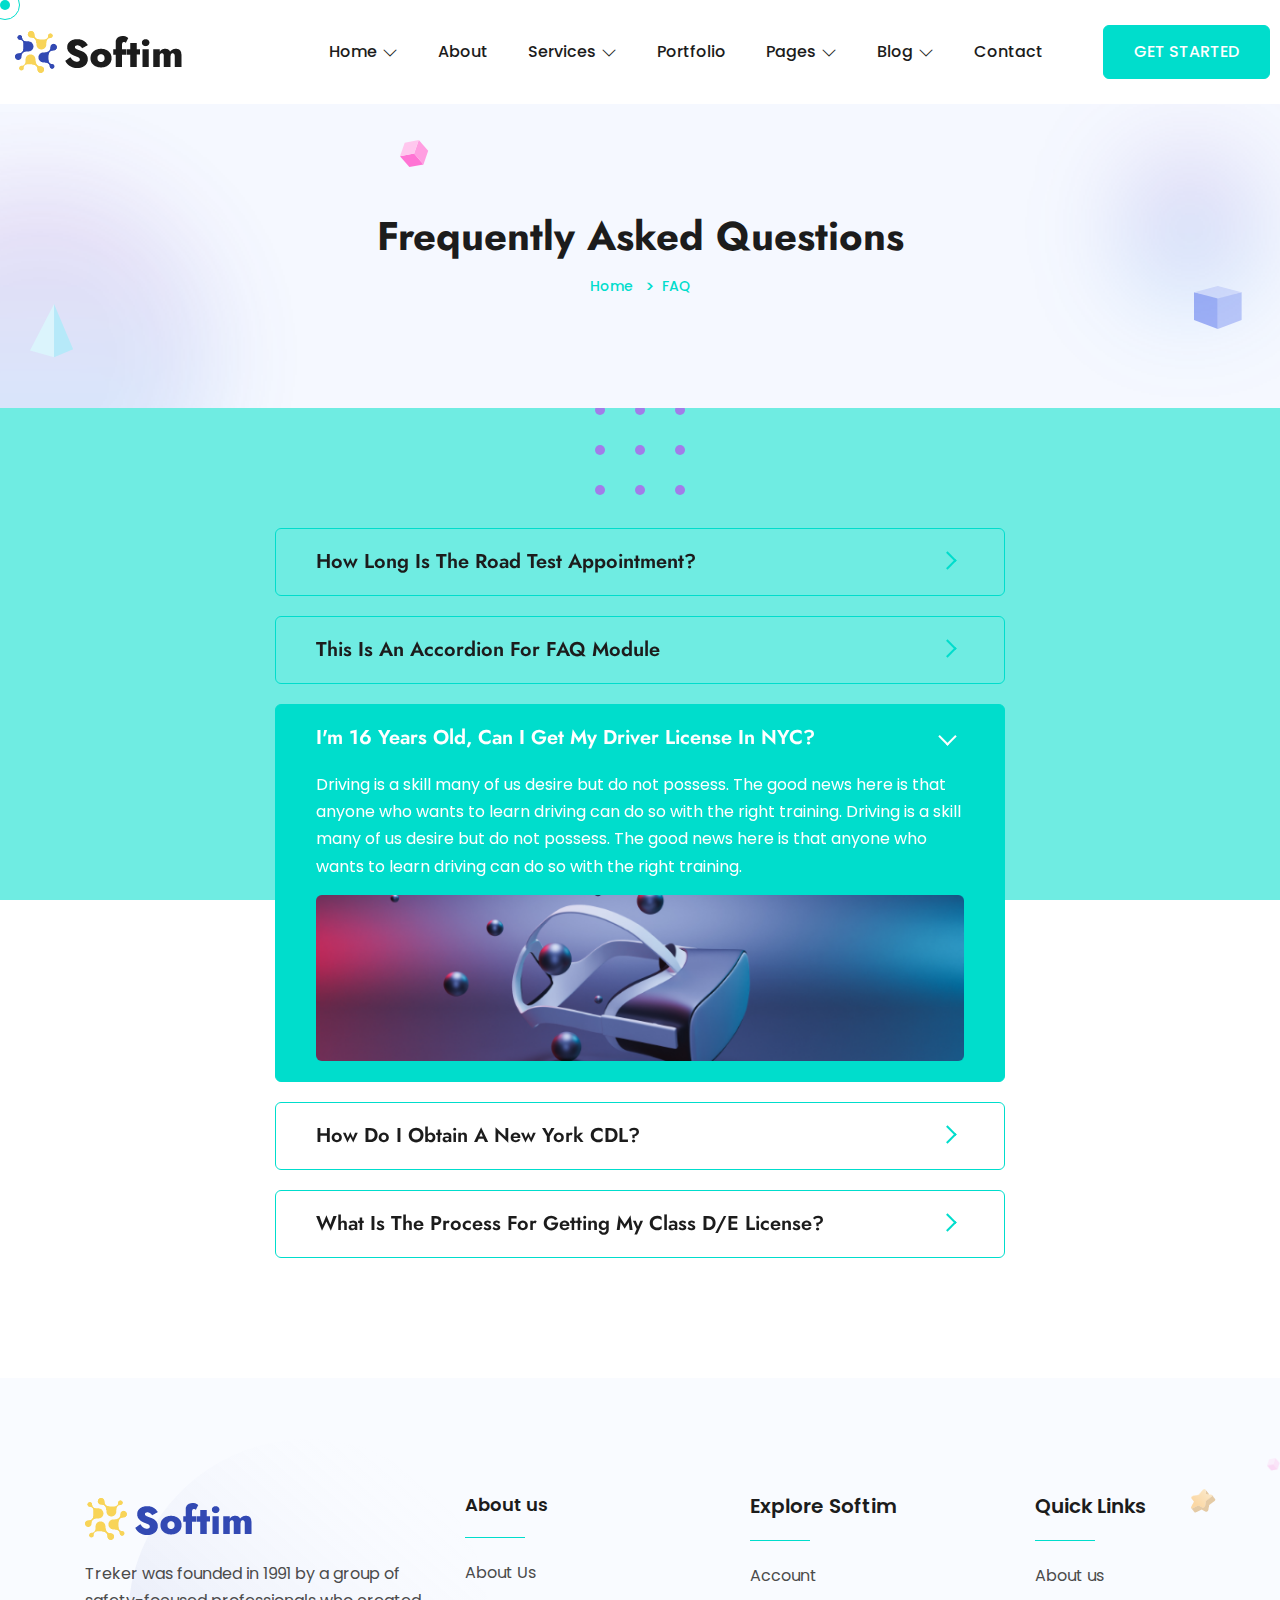
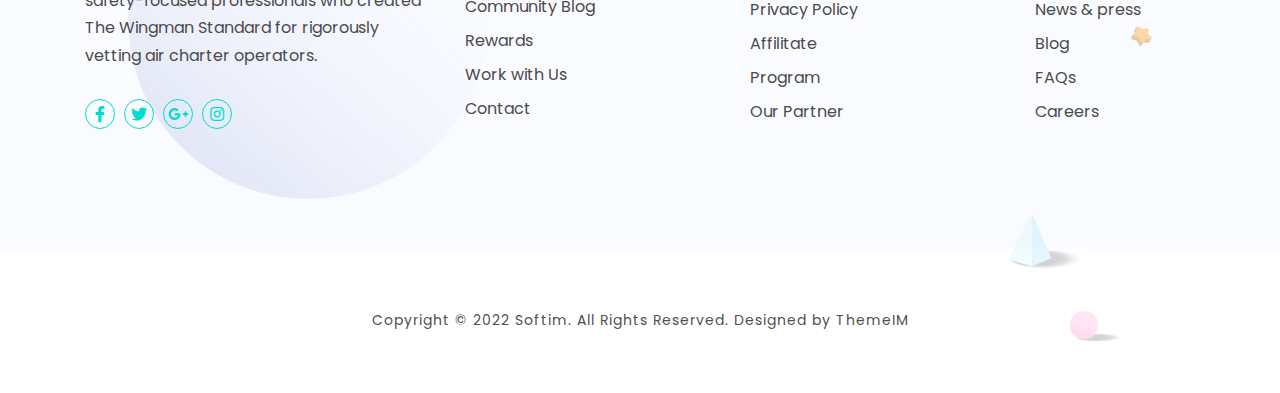
<file: faq.html>
<!DOCTYPE html>
<html lang="en">
<head>
    <meta charset="UTF-8">
    <meta name="viewport" content="width=device-width, initial-scale=1.0">
    <meta http-equiv="X-UA-Compatible" content="ie=edge">
    <title>Softim - It Solution Html Template</title>
    <link rel="preconnect" href="https://fonts.googleapis.com">
    <link rel="preconnect" href="https://fonts.gstatic.com" crossorigin>
    <link href="https://fonts.googleapis.com/css2?family=Jost:ital,wght@0,100;0,200;0,300;0,400;0,500;0,600;0,700;0,800;0,900;1,100;1,200;1,300;1,400;1,500;1,600;1,700;1,800;1,900&family=Poppins:ital,wght@0,100;0,200;0,300;0,400;0,500;0,600;0,700;0,800;0,900;1,100;1,200;1,300;1,400;1,500;1,600;1,700;1,800;1,900&display=swap" rel="stylesheet">
    <!-- fontawesome css link -->
    <link rel="stylesheet" href="assets/css/fontawesome-all.min.css">
    <!-- bootstrap css link -->
    <link rel="stylesheet" href="assets/css/bootstrap.min.css">
    <!-- favicon -->
    <link rel="shortcut icon" href="assets/images/fav.png" type="image/x-icon">
    <!-- swipper css link -->
    <link rel="stylesheet" href="assets/css/swiper.min.css">
    <!-- lightcase css links -->
    <link rel="stylesheet" href="assets/css/lightcase.css">
    <!-- odometer css link -->
    <link rel="stylesheet" href="assets/css/odometer.css">
    <!-- line-awesome-icon css -->
    <link rel="stylesheet" href="assets/css/icomoon.css">
    <!-- line-awesome-icon css -->
    <link rel="stylesheet" href="assets/css/line-awesome.min.css">
    <!-- animate.css -->
    <link rel="stylesheet" href="assets/css/animate.css">
    <!-- aos.css -->
    <link rel="stylesheet" href="assets/css/aos.css">
    <!-- nice select css -->
    <link rel="stylesheet" href="assets/css/nice-select.css">
    <!-- main style css link -->
    <link rel="stylesheet" href="assets/css/style.css">
</head>
<body>



<!--~~~~~~~~~~~~~~~~~~~~~~~~~~~~~~~~~~~~~~~
    Start Preloader
~~~~~~~~~~~~~~~~~~~~~~~~~~~~~~~~~~~~~~~~-->
<div class="preloader">
    <div class="drawing" id="loading">
        <div class="loading-dot"></div>
    </div>
</div>
<!--~~~~~~~~~~~~~~~~~~~~~~~~~~~~~~~~~~~~~~~
    End Preloader
~~~~~~~~~~~~~~~~~~~~~~~~~~~~~~~~~~~~~~~~-->


<div class="cursor"></div>
<div class="cursor-follower"></div>


<!--~~~~~~~~~~~~~~~~~~~~~~~~~~~~~~~~~~~~~~~
    Start Header
~~~~~~~~~~~~~~~~~~~~~~~~~~~~~~~~~~~~~~~~-->
<header class="header-section three">
    <div class="header">
        <div class="header-bottom-area">
            <div class="container custom-container">
                <div class="header-menu-content">
                    <nav class="navbar navbar-expand-xl p-0">
                        <a class="site-logo site-title" href="index.html"><img src="assets/images/logo-three.png" alt="site-logo"></a>
                        <button class="navbar-toggler d-block d-xl-none ml-auto" type="button" data-toggle="collapse" data-target="#navbarSupportedContent"
                            aria-controls="navbarSupportedContent" aria-expanded="false" aria-label="Toggle navigation">
                            <span class="toggle-bar"></span>
                        </button>
                        <div class="collapse navbar-collapse justify-content-end" id="navbarSupportedContent">
                            <ul class="navbar-nav main-menu">
                                <li class="menu_has_children">
                                    <a href="#0">Home <i class="las la-angle-down"></i></a>
                                    <ul class="sub-menu">
                                        <li><a href="index.html">Home One</a></li>
                                        <li><a href="index-two.html">Home Two</a></li>
                                        <li><a href="index-three.html">Home Three</a></li>
                                        <li><a href="index-four.html">Home Four</a></li>
                                        <li><a href="index-five.html">Home Five</a></li>
                                    </ul>
                                </li>
                                <li><a href="about.html">About</a></li>
                                <li class="menu_has_children">
                                    <a href="#0">Services <i class="las la-angle-down"></i></a>
                                    <ul class="sub-menu">
                                        <li><a href="service.html">Service One</a></li>
                                        <li><a href="service-two.html">Service Two</a></li>
                                        <li><a href="service-details.html">Service Details</a></li>
                                        <li><a href="service-details-two.html">Service Details Two</a></li>
                                    </ul>
                                </li>
                                <li><a href="portfolio.html">Portfolio</a></li>
                                <li class="menu_has_children">
                                    <a href="#0">Pages <i class="las la-angle-down"></i></a>
                                    <ul class="sub-menu">
                                        <li><a href="project.html">Project</a></li>
                                        <li><a href="project-details.html">Project Details</a></li>
                                        <li><a href="product.html">Product</a></li>
                                        <li><a href="product-details.html">Product Details</a></li>
                                        <li><a href="cart.html">Cart</a></li>
                                        <li><a href="team.html">Team</a></li>
                                        <li><a href="team-details.html">Team Details</a></li>
                                        <li><a href="plan.html">Pricing Plan</a></li>
                                        <li><a href="faq.html">FAQ</a></li>
                                    </ul>
                                </li>
                                <li class="menu_has_children">
                                    <a href="#0">Blog <i class="las la-angle-down"></i></a>
                                    <ul class="sub-menu">
                                        <li><a href="blog.html">Blog</a></li>
                                        <li><a href="blog-classic.html">Blog Classic</a></li>
                                        <li><a href="blog-details.html">Blog Details</a></li>
                                    </ul>
                                </li>
                                <li><a href="contact.html">Contact</a></li>
                            </ul>
                            <div class="header-right">
                                <div class="header-action-area">
                                    <div class="header-action">
                                        <a href="contact.html" class="btn--base">GET STARTED</a>
                                    </div>
                                </div>
                            </div>
                        </div>
                    </nav>
                </div>
            </div>
        </div>
    </div>
</header>
<!--~~~~~~~~~~~~~~~~~~~~~~~~~~~~~~~~~~~~~~~
    End Header
~~~~~~~~~~~~~~~~~~~~~~~~~~~~~~~~~~~~~~~~-->


<!--~~~~~~~~~~~~~~~~~~~~~~~~~~~~~~~~~~~~~~~
    Start Banner
~~~~~~~~~~~~~~~~~~~~~~~~~~~~~~~~~~~~~~~~-->
<section class="banner-section two inner">
    <div class="banner-element-four two">
        <img src="assets/images/element/element-5.png" alt="element">
    </div>
    <div class="banner-element-five two">
        <img src="assets/images/element/element-7.png" alt="element">
    </div>
    <div class="banner-element-nineteen two">
        <img src="assets/images/element/element-6.png" alt="element">
    </div>
    <div class="banner-element-twenty-two two">
        <img src="assets/images/element/element-69.png" alt="element">
    </div>
    <div class="banner-element-twenty-three two">
        <img src="assets/images/element/element-70.png" alt="element">
    </div>
    <div class="container">
        <div class="row justify-content-center align-items-center mb-30-none">
            <div class="col-xl-12 mb-30">
                <div class="banner-content two">
                   <div class="banner-content-header">
                        <h2 class="title">Frequently Asked Questions</h2>
                        <div class="breadcrumb-area">
                            <nav aria-label="breadcrumb">
                                <ol class="breadcrumb">
                                <li class="breadcrumb-item"><a href="index.html">Home</a></li>
                                <li class="breadcrumb-item active" aria-current="page">FAQ</li>
                                </ol>
                            </nav>
                        </div>
                   </div>
                </div>
            </div>
        </div>
    </div>
</section>
<!--~~~~~~~~~~~~~~~~~~~~~~~~~~~~~~~~~~~~~~~
    End Banner
~~~~~~~~~~~~~~~~~~~~~~~~~~~~~~~~~~~~~~~~-->


<!--~~~~~~~~~~~~~~~~~~~~~~~~~~~~~~~~~~~~~~~
    Start Scroll-To-Top
~~~~~~~~~~~~~~~~~~~~~~~~~~~~~~~~~~~~~~~~-->
<a href="#" class="scrollToTop"><i class="las la-angle-double-up"></i></a>
<!--~~~~~~~~~~~~~~~~~~~~~~~~~~~~~~~~~~~~~~~
    End Scroll-To-Top
~~~~~~~~~~~~~~~~~~~~~~~~~~~~~~~~~~~~~~~~-->


<!--~~~~~~~~~~~~~~~~~~~~~~~~~~~~~~~~~~~~~~~
    Start Faq
~~~~~~~~~~~~~~~~~~~~~~~~~~~~~~~~~~~~~~~~-->
<section class="faq-section ptb-120">
    <div class="container">
        <div class="row justify-content-center">
            <div class="col-xl-8 col-lg-12">
                <div class="faq-wrapper">
                    <div class="faq-item">
                        <h3 class="faq-title"><span class="title">How long is the road test appointment?</span><span class="right-icon"></span></h3>
                        <div class="faq-content">
                            <p>Driving is a skill many of us desire but do not possess. The good news here is that anyone who wants to learn driving can do so with the right training. Driving is a skill many of us desire but do not possess. The good news here is that anyone who wants to learn driving can do so with the right training.</p>
                            <div class="faq-inner-thumb-area">
                                <div class="faq-inner-thumb">
                                    <img src="assets/images/faq.png" alt="faq">
                                </div>
                            </div>
                        </div>
                    </div>
                    <div class="faq-item">
                        <h3 class="faq-title"><span class="title">This is an accordion for FAQ Module</span><span class="right-icon"></span></h3>
                        <div class="faq-content">
                            <p>Driving is a skill many of us desire but do not possess. The good news here is that anyone who wants to learn driving can do so with the right training. Driving is a skill many of us desire but do not possess. The good news here is that anyone who wants to learn driving can do so with the right training.</p>
                            <div class="faq-inner-thumb-area">
                                <div class="faq-inner-thumb">
                                    <img src="assets/images/faq.png" alt="faq">
                                </div>
                            </div>
                        </div>
                    </div>
                    <div class="faq-item active open">
                        <h3 class="faq-title"><span class="title">I'm 16 years old, can I get my Driver License in NYC?</span><span class="right-icon"></span></h3>
                        <div class="faq-content">
                            <p>Driving is a skill many of us desire but do not possess. The good news here is that anyone who wants to learn driving can do so with the right training. Driving is a skill many of us desire but do not possess. The good news here is that anyone who wants to learn driving can do so with the right training.</p>
                            <div class="faq-inner-thumb-area">
                                <div class="faq-inner-thumb">
                                    <img src="assets/images/faq.png" alt="faq">
                                </div>
                            </div>
                        </div>
                    </div>
                    <div class="faq-item">
                        <h3 class="faq-title"><span class="title">How do I obtain a New York CDL?</span><span class="right-icon"></span></h3>
                        <div class="faq-content">
                            <p>Driving is a skill many of us desire but do not possess. The good news here is that anyone who wants to learn driving can do so with the right training. Driving is a skill many of us desire but do not possess. The good news here is that anyone who wants to learn driving can do so with the right training.</p>
                            <div class="faq-inner-thumb-area">
                                <div class="faq-inner-thumb">
                                    <img src="assets/images/faq.png" alt="faq">
                                </div>
                            </div>
                        </div>
                    </div>
                    <div class="faq-item">
                        <h3 class="faq-title"><span class="title">What is the process for getting my class D/E License?</span><span class="right-icon"></span></h3>
                        <div class="faq-content">
                            <p>Driving is a skill many of us desire but do not possess. The good news here is that anyone who wants to learn driving can do so with the right training. Driving is a skill many of us desire but do not possess. The good news here is that anyone who wants to learn driving can do so with the right training.</p>
                            <div class="faq-inner-thumb-area">
                                <div class="faq-inner-thumb">
                                    <img src="assets/images/faq.png" alt="faq">
                                </div>
                            </div>
                        </div>
                    </div>
                </div>
            </div>
        </div>
    </div>
</section>
<!--~~~~~~~~~~~~~~~~~~~~~~~~~~~~~~~~~~~~~~~
    End Faq
~~~~~~~~~~~~~~~~~~~~~~~~~~~~~~~~~~~~~~~~-->




<!--~~~~~~~~~~~~~~~~~~~~~~~~~~~~~~~~~~~~~~~
    Start Footer
~~~~~~~~~~~~~~~~~~~~~~~~~~~~~~~~~~~~~~~~-->
<footer class="footer-section pt-120">
    <div class="footer-element-one">
        <img src="assets/images/element/element-48.png" alt="element">
    </div>
    <div class="footer-element-two">
        <img src="assets/images/element/element-39.png" alt="element">
    </div>
    <div class="footer-element-three">
        <img src="assets/images/element/element-40.png" alt="element">
    </div>
    <div class="footer-element-four">
        <img src="assets/images/element/element-7.png" alt="element">
    </div>
    <div class="footer-element-five">
        <img src="assets/images/element/element-41.png" alt="element">
    </div>
    <div class="footer-element-six">
        <img src="assets/images/element/element-42.png" alt="element">
    </div>
    <div class="footer-element-seven">
        <img src="assets/images/element/element-39.png" alt="element">
    </div>
    <div class="container">
        <div class="row mb-30-none">
            <div class="col-xl-4 col-lg-4 col-md-6 mb-30">
                <div class="footer-widget">
                    <div class="footer-logo">
                        <a class="site-logo site-title" href="index.html"><img src="assets/images/logo-two.png" alt="site-logo"></a>
                    </div>
                    <p>Treker was founded in 1991 by a group of safety-focused professionals who created The Wingman Standard for rigorously vetting air charter operators.</p>
                    <ul class="footer-social">
                        <li><a href="#0"><i class="fab fa-facebook-f"></i></a></li>
                        <li><a href="#0"><i class="fab fa-twitter"></i></a></li>
                        <li><a href="#0"><i class="fab fa-google-plus-g"></i></a></li>
                        <li><a href="#0"><i class="fab fa-instagram"></i></a></li>
                    </ul>
                </div>
            </div>
            <div class="col-xl-3 col-lg-3 col-md-6 mb-30">
                <div class="footer-widget">
                    <h5 class="title">About us</h5>
                    <ul class="footer-list">
                        <li><a href="#0">About Us</a></li>
                        <li><a href="#0">Community Blog</a></li>
                        <li><a href="#0">Rewards</a></li>
                        <li><a href="#0">Work with Us</a></li>
                        <li><a href="#0">Contact</a></li>
                    </ul>
                </div>
            </div>
            <div class="col-xl-3 col-lg-3 col-md-6 mb-30">
                <div class="footer-widget">
                    <h4 class="title">Explore Softim</h4>
                    <ul class="footer-list">
                        <li><a href="#0">Account</a></li>
                        <li><a href="#0">Privacy Policy</a></li>
                        <li><a href="#0">Affilitate</a></li>
                        <li><a href="#0">Program</a></li>
                        <li><a href="#0">Our Partner</a></li>
                    </ul>
                </div>
            </div>
            <div class="col-xl-2 col-lg-2 col-md-6 mb-30">
                <div class="footer-widget">
                    <h4 class="title">Quick Links</h4>
                    <ul class="footer-list">
                        <li><a href="#0">About us</a></li>
                        <li><a href="#0">News & press</a></li>
                        <li><a href="#0">Blog</a></li>
                        <li><a href="#0">FAQs</a></li>
                        <li><a href="#0">Careers</a></li>
                    </ul>
                </div>
            </div>
        </div>
    </div>
    <div class="copyright-wrapper">
        <div class="container">
            <div class="row justify-content-center">
                <div class="col-xl-12 text-center">
                    <div class="copyright-area">
                        <p>Copyright © 2022 <a href="index.html">Softim</a>. All Rights Reserved. Designed by ThemeIM</p>
                    </div>
                </div>
            </div>
        </div>
    </div>
</footer>
<!--~~~~~~~~~~~~~~~~~~~~~~~~~~~~~~~~~~~~~~~
    End Footer
~~~~~~~~~~~~~~~~~~~~~~~~~~~~~~~~~~~~~~~~-->




<!-- jquery -->
<script src="assets/js/jquery-3.6.0.min.js"></script>
<!-- bootstrap js -->
<script src="assets/js/bootstrap.min.js"></script>
<!-- swipper js -->
<script src="assets/js/swiper.min.js"></script>
<!-- lightcase js-->
<script src="assets/js/lightcase.js"></script>
<!-- odometer js -->
<script src="assets/js/odometer.min.js"></script>
<!-- viewport js -->
<script src="assets/js/viewport.jquery.js"></script>
<!-- aos js file -->
<script src="assets/js/aos.js"></script>
<!-- nice select js -->
<script src="assets/js/jquery.nice-select.js"></script>
<!-- isotope js -->
<script src="assets/js/isotope.pkgd.min.js"></script>
<!-- tweenMax js -->
<script src="assets/js/TweenMax.min.js"></script>
<!-- main -->
<script src="assets/js/main.js"></script>


</body>
</html>
</file>
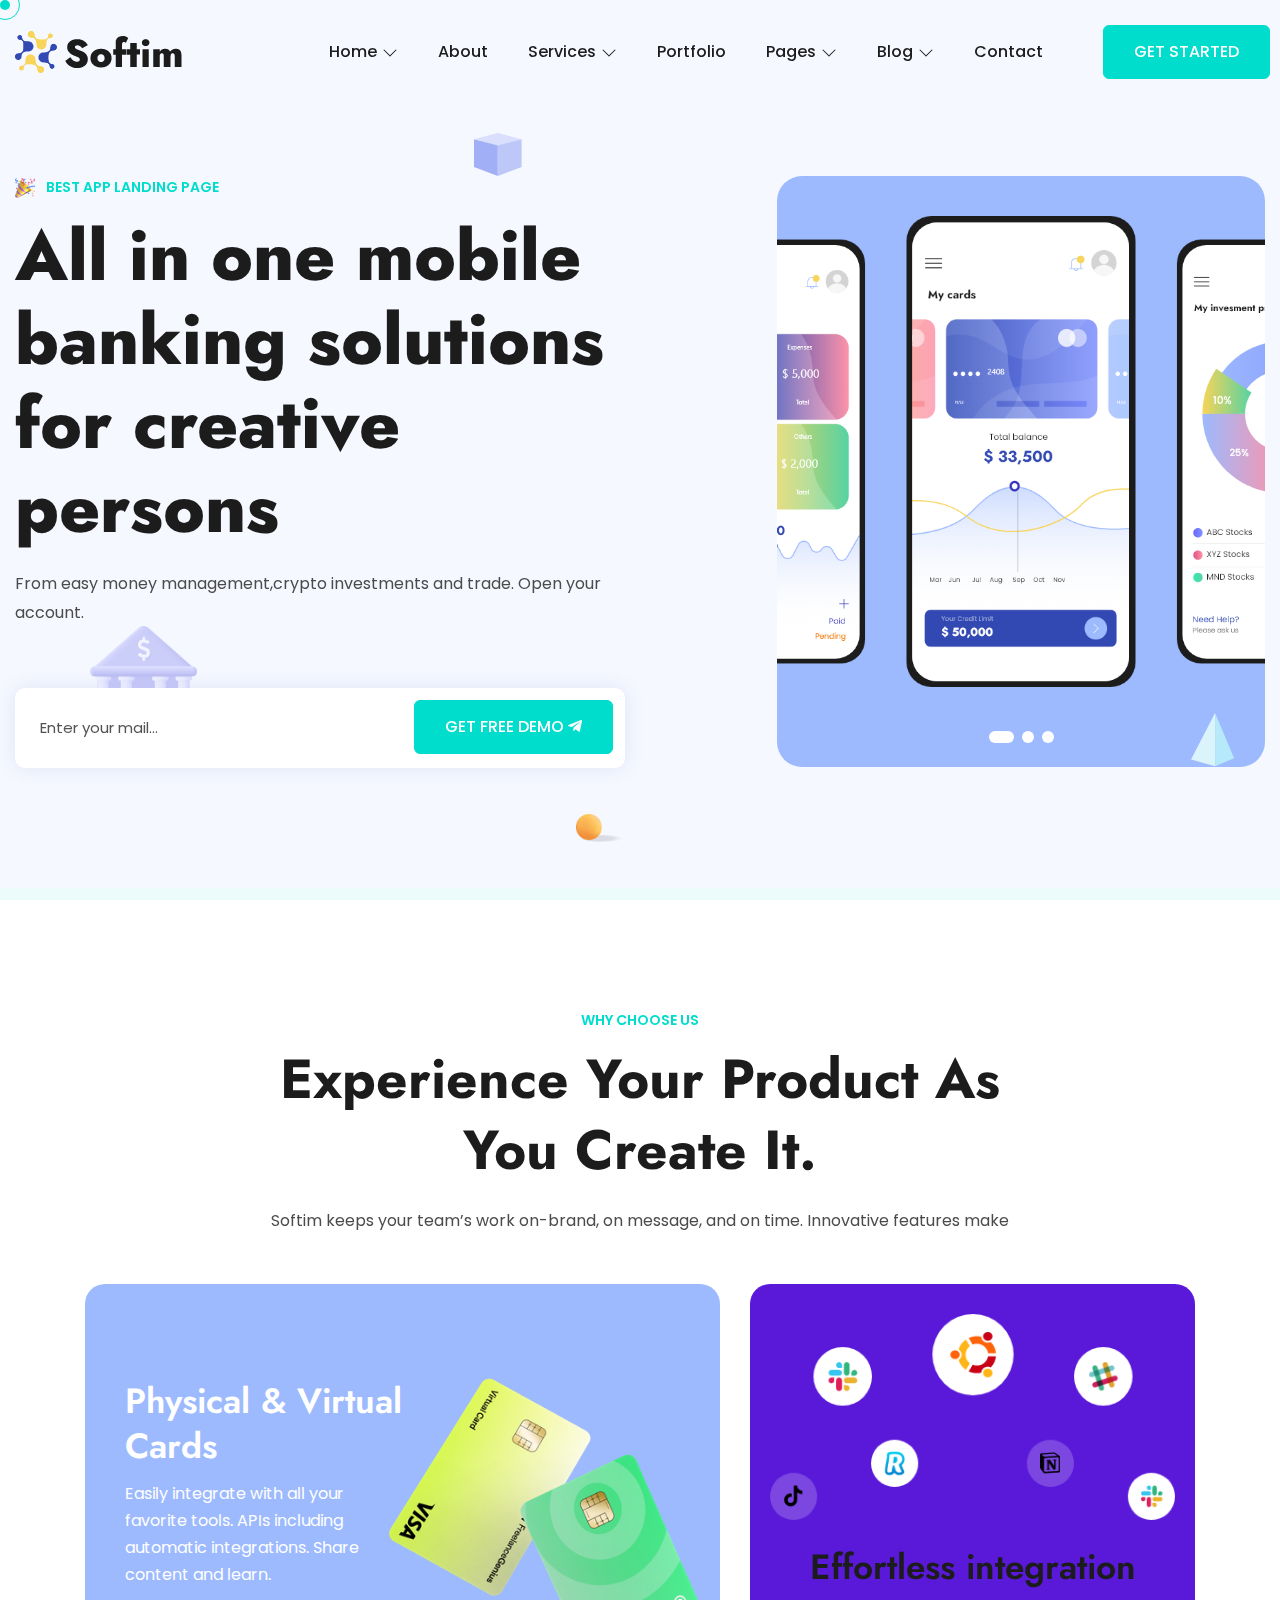
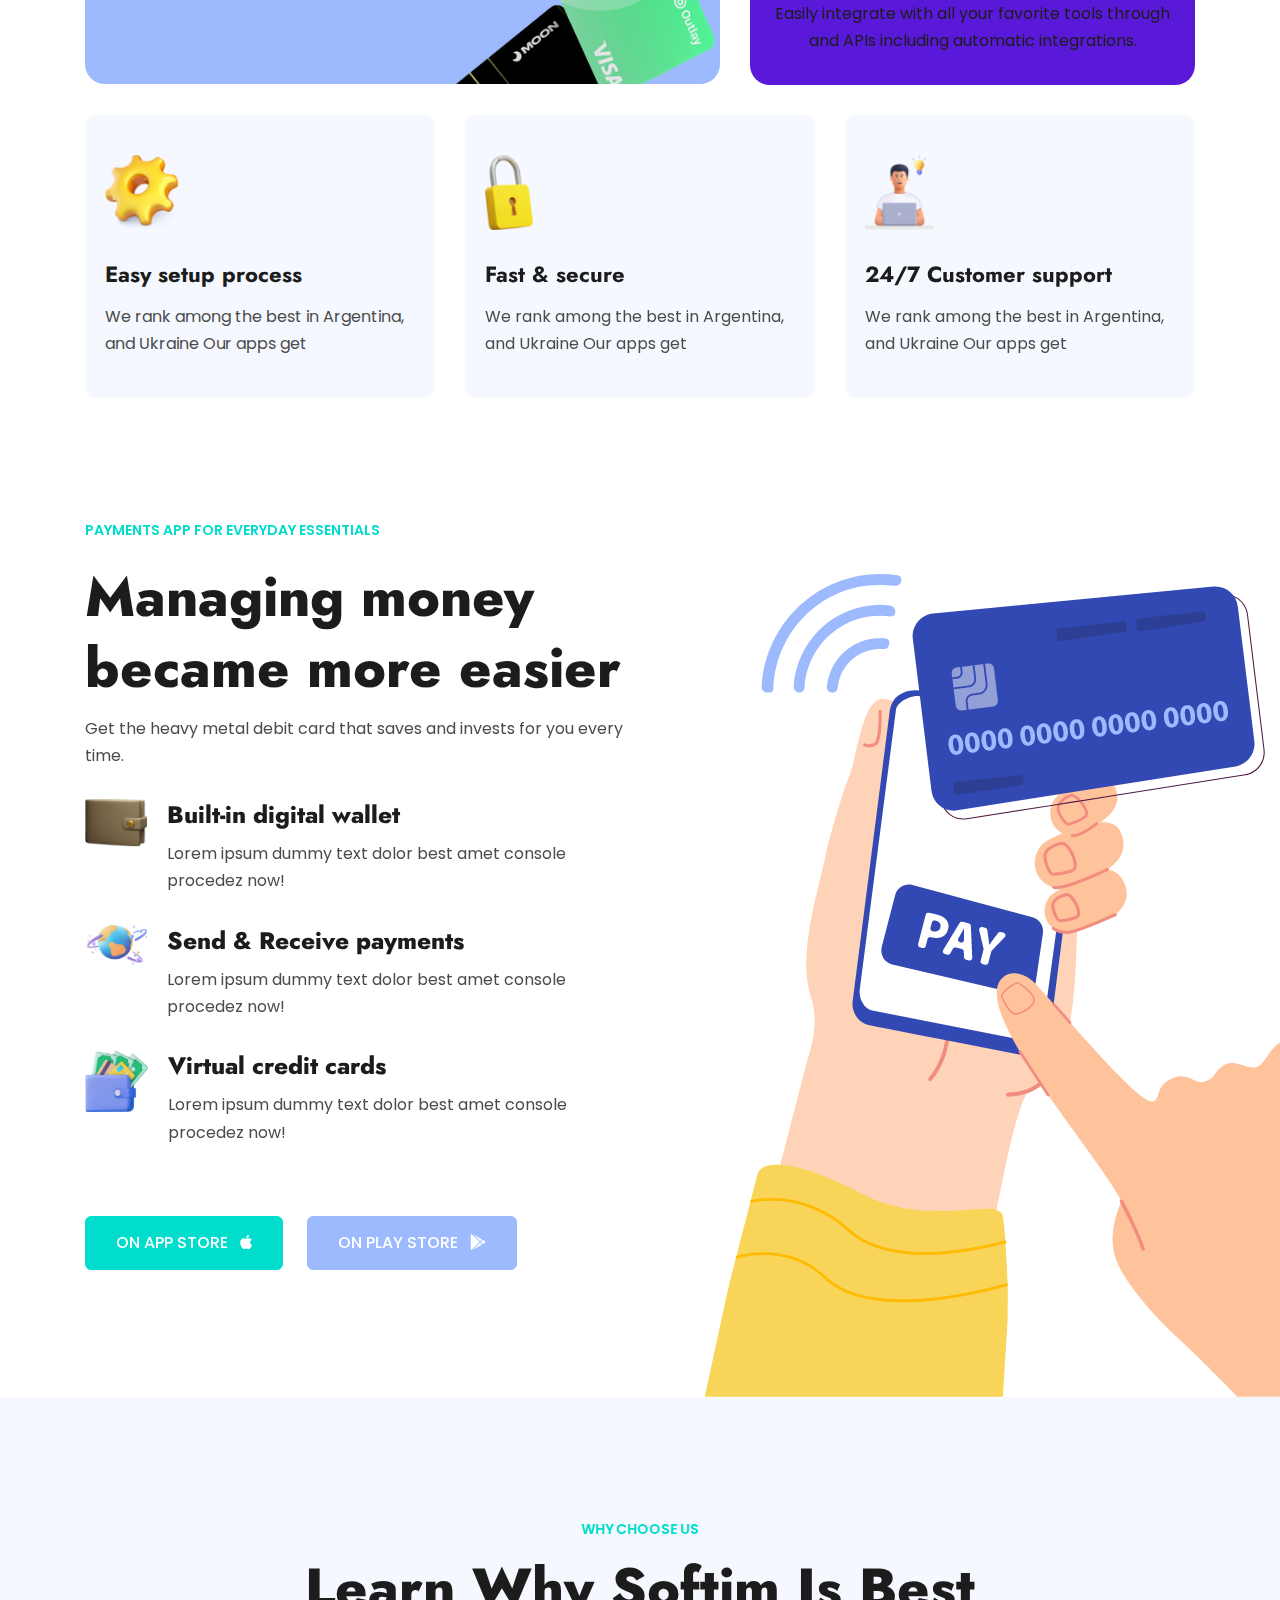
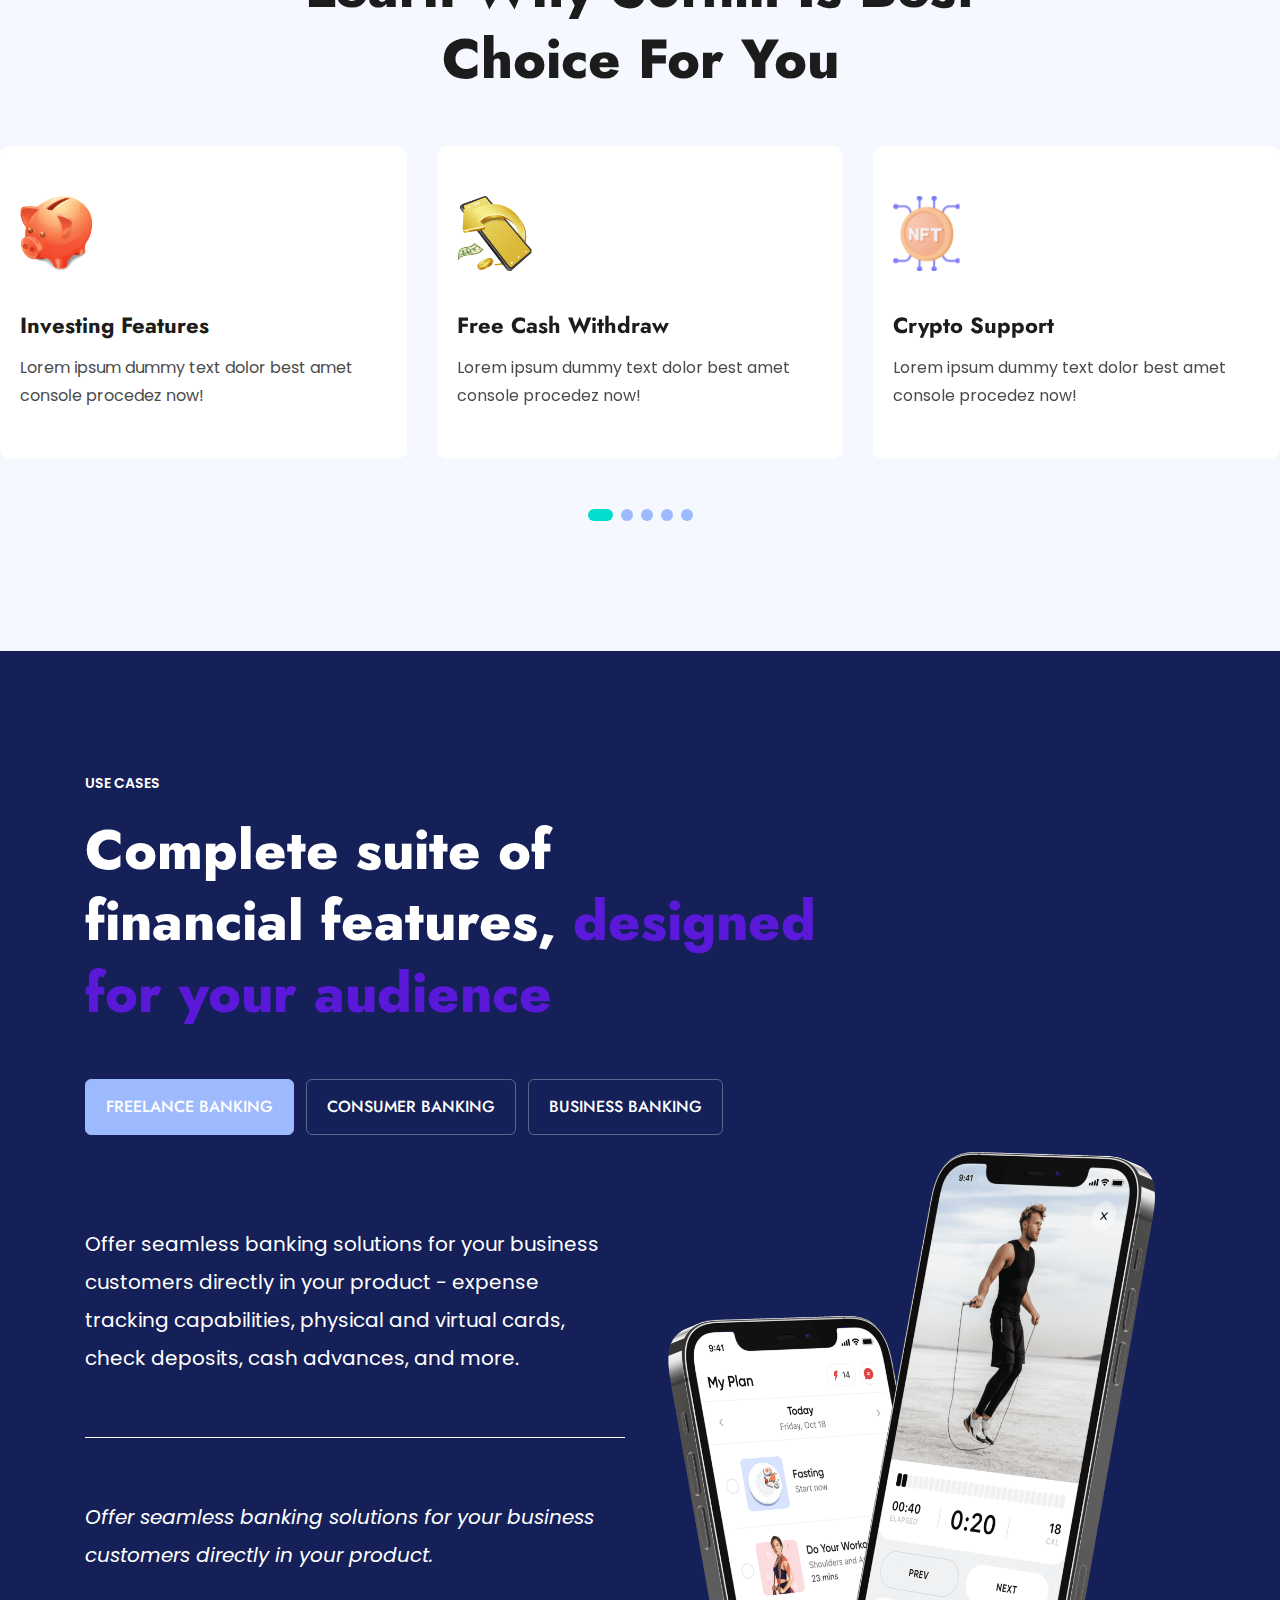
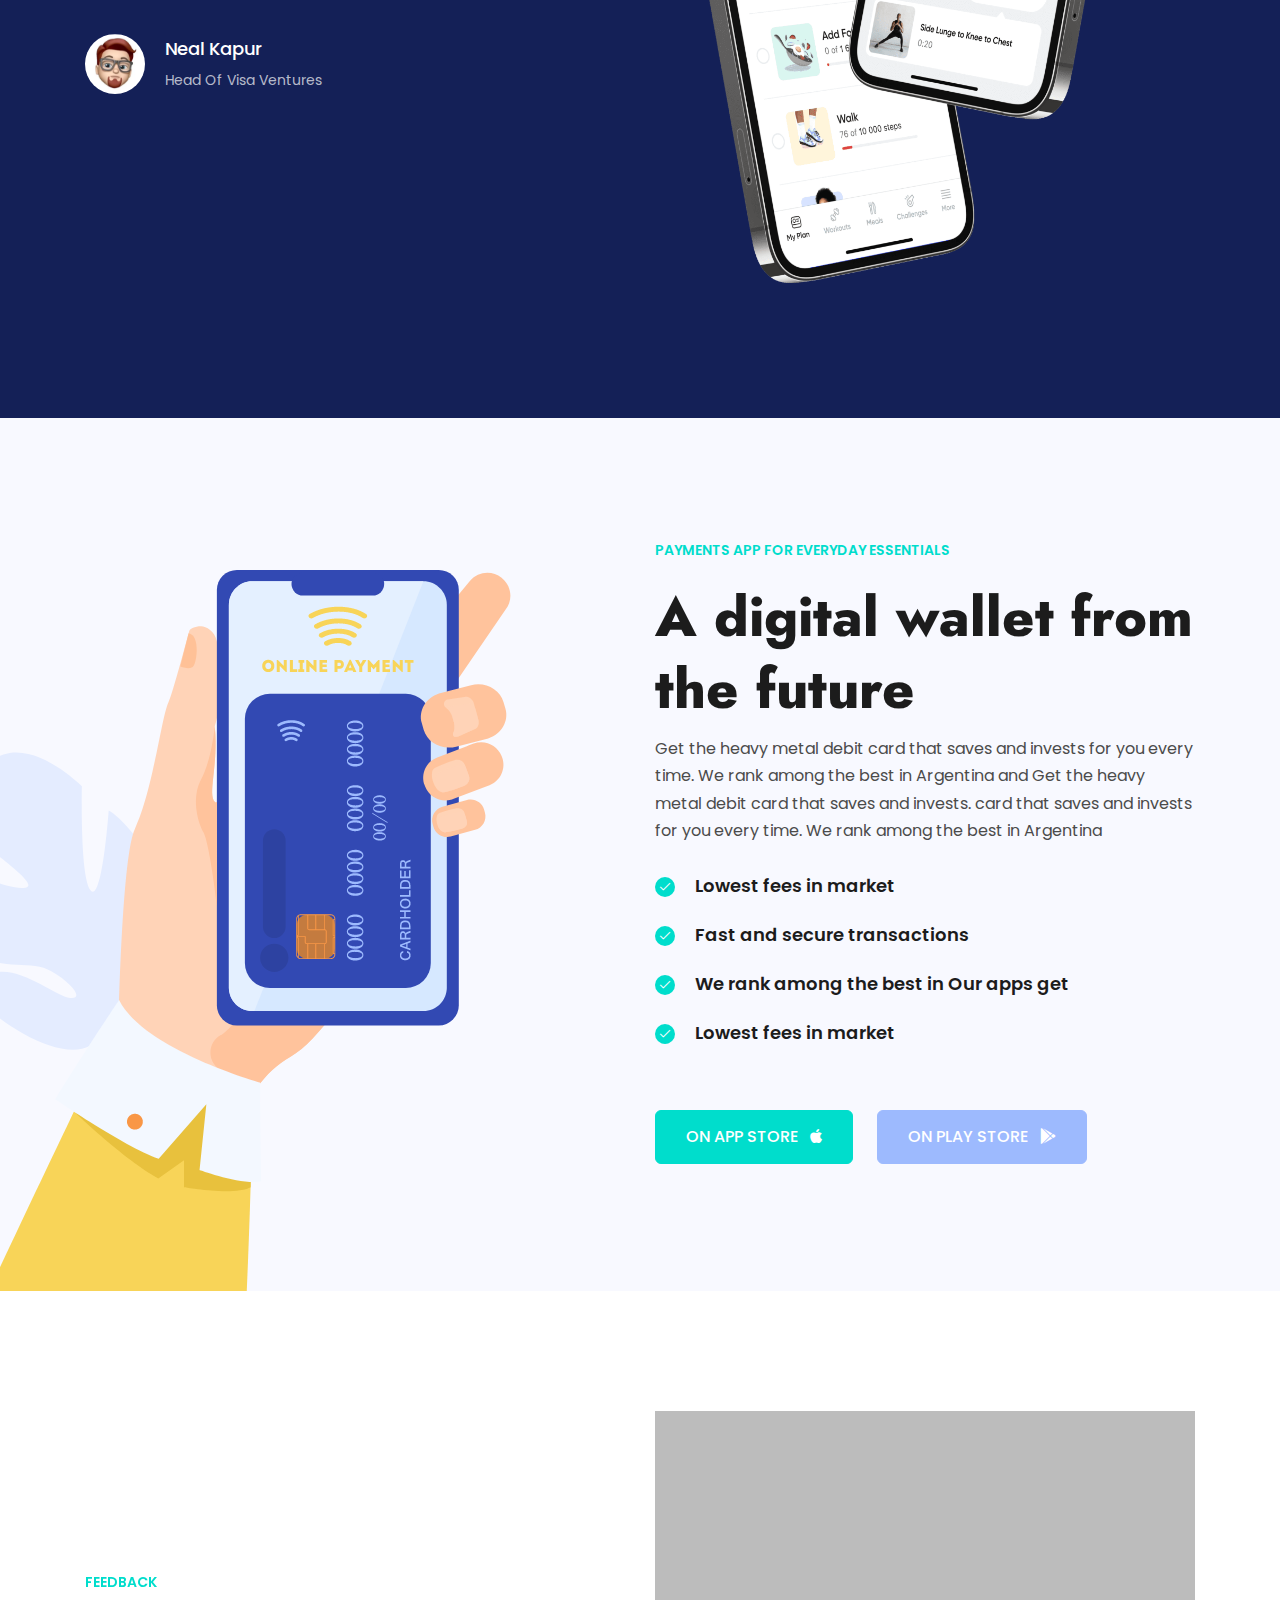
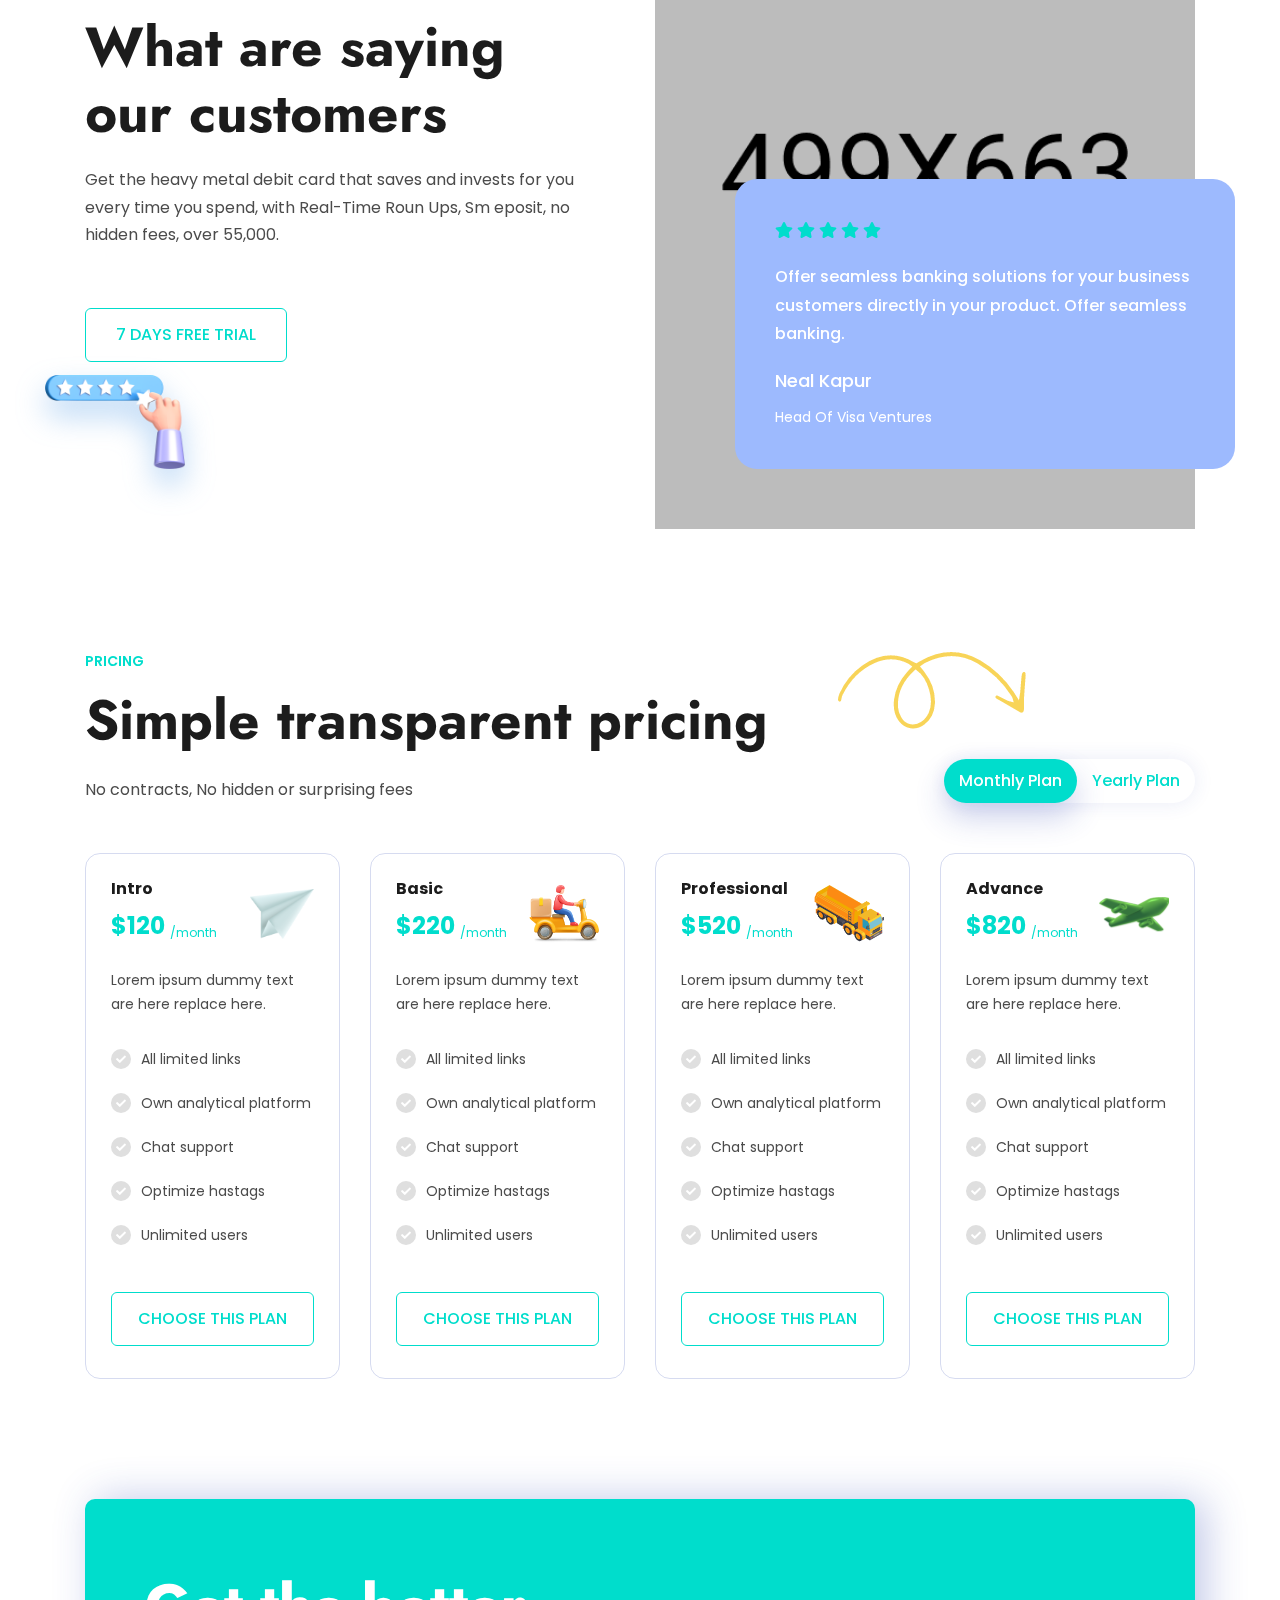
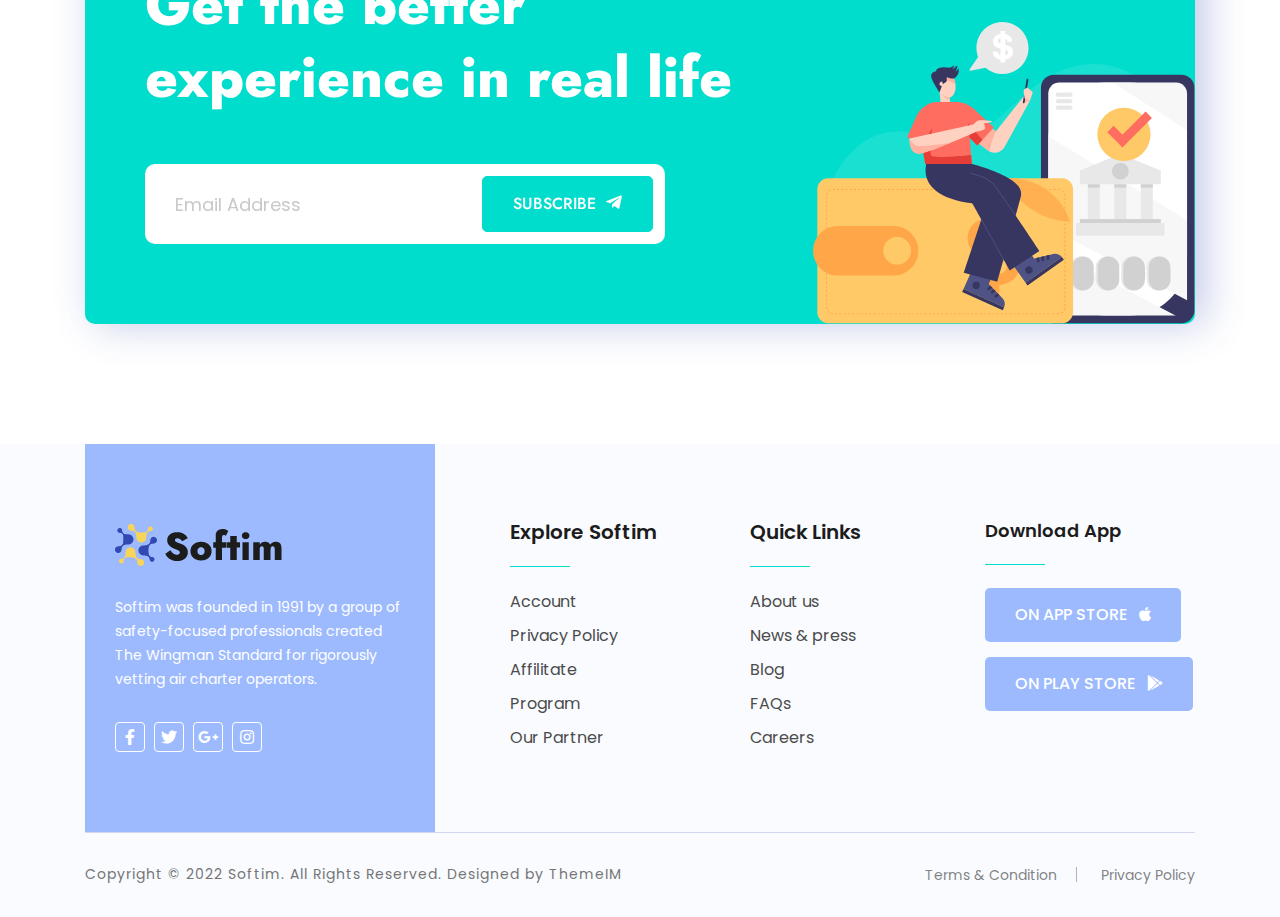
<file: index-four.html>
<!DOCTYPE html>
<html lang="en">
<head>
    <meta charset="UTF-8">
    <meta name="viewport" content="width=device-width, initial-scale=1.0">
    <meta http-equiv="X-UA-Compatible" content="ie=edge">
    <title>Softim - It Solution Html Template</title>
    <link rel="preconnect" href="https://fonts.googleapis.com">
    <link rel="preconnect" href="https://fonts.gstatic.com" crossorigin>
    <link href="https://fonts.googleapis.com/css2?family=Jost:ital,wght@0,100;0,200;0,300;0,400;0,500;0,600;0,700;0,800;0,900;1,100;1,200;1,300;1,400;1,500;1,600;1,700;1,800;1,900&family=Poppins:ital,wght@0,100;0,200;0,300;0,400;0,500;0,600;0,700;0,800;0,900;1,100;1,200;1,300;1,400;1,500;1,600;1,700;1,800;1,900&display=swap" rel="stylesheet">
    <!-- fontawesome css link -->
    <link rel="stylesheet" href="assets/css/fontawesome-all.min.css">
    <!-- bootstrap css link -->
    <link rel="stylesheet" href="assets/css/bootstrap.min.css">
    <!-- favicon -->
    <link rel="shortcut icon" href="assets/images/fav.png" type="image/x-icon">
    <!-- swipper css link -->
    <link rel="stylesheet" href="assets/css/swiper.min.css">
    <!-- lightcase css links -->
    <link rel="stylesheet" href="assets/css/lightcase.css">
    <!-- odometer css link -->
    <link rel="stylesheet" href="assets/css/odometer.css">
    <!-- line-awesome-icon css -->
    <link rel="stylesheet" href="assets/css/icomoon.css">
    <!-- line-awesome-icon css -->
    <link rel="stylesheet" href="assets/css/line-awesome.min.css">
    <!-- animate.css -->
    <link rel="stylesheet" href="assets/css/animate.css">
    <!-- aos.css -->
    <link rel="stylesheet" href="assets/css/aos.css">
    <!-- nice select css -->
    <link rel="stylesheet" href="assets/css/nice-select.css">
    <!-- main style css link -->
    <link rel="stylesheet" href="assets/css/style.css">
</head>
<body>



<!--~~~~~~~~~~~~~~~~~~~~~~~~~~~~~~~~~~~~~~~
    Start Preloader
~~~~~~~~~~~~~~~~~~~~~~~~~~~~~~~~~~~~~~~~-->
<div class="preloader">
    <div class="drawing" id="loading">
        <div class="loading-dot"></div>
    </div>
</div>
<!--~~~~~~~~~~~~~~~~~~~~~~~~~~~~~~~~~~~~~~~
    End Preloader
~~~~~~~~~~~~~~~~~~~~~~~~~~~~~~~~~~~~~~~~-->


<div class="cursor"></div>
<div class="cursor-follower"></div>


<!--~~~~~~~~~~~~~~~~~~~~~~~~~~~~~~~~~~~~~~~
    Start Header
~~~~~~~~~~~~~~~~~~~~~~~~~~~~~~~~~~~~~~~~-->
<header class="header-section two">
    <div class="header">
        <div class="header-bottom-area">
            <div class="container custom-container">
                <div class="header-menu-content">
                    <nav class="navbar navbar-expand-xl p-0">
                        <a class="site-logo site-title" href="index.html"><img src="assets/images/logo-three.png" alt="site-logo"></a>
                        <button class="navbar-toggler d-block d-xl-none ml-auto" type="button" data-toggle="collapse" data-target="#navbarSupportedContent"
                            aria-controls="navbarSupportedContent" aria-expanded="false" aria-label="Toggle navigation">
                            <span class="toggle-bar"></span>
                        </button>
                        <div class="collapse navbar-collapse justify-content-end" id="navbarSupportedContent">
                            <ul class="navbar-nav main-menu">
                                <li class="menu_has_children">
                                    <a href="#0">Home <i class="las la-angle-down"></i></a>
                                    <ul class="sub-menu">
                                        <li><a href="index.html">Home One</a></li>
                                        <li><a href="index-two.html">Home Two</a></li>
                                        <li><a href="index-three.html">Home Three</a></li>
                                        <li><a href="index-four.html">Home Four</a></li>
                                        <li><a href="index-five.html">Home Five</a></li>
                                    </ul>
                                </li>
                                <li><a href="about.html">About</a></li>
                                <li class="menu_has_children">
                                    <a href="#0">Services <i class="las la-angle-down"></i></a>
                                    <ul class="sub-menu">
                                        <li><a href="service.html">Service One</a></li>
                                        <li><a href="service-two.html">Service Two</a></li>
                                        <li><a href="service-details.html">Service Details</a></li>
                                        <li><a href="service-details-two.html">Service Details Two</a></li>
                                    </ul>
                                </li>
                                <li><a href="portfolio.html">Portfolio</a></li>
                                <li class="menu_has_children">
                                    <a href="#0">Pages <i class="las la-angle-down"></i></a>
                                    <ul class="sub-menu">
                                        <li><a href="project.html">Project</a></li>
                                        <li><a href="project-details.html">Project Details</a></li>
                                        <li><a href="product.html">Product</a></li>
                                        <li><a href="product-details.html">Product Details</a></li>
                                        <li><a href="cart.html">Cart</a></li>
                                        <li><a href="team.html">Team</a></li>
                                        <li><a href="team-details.html">Team Details</a></li>
                                        <li><a href="plan.html">Pricing Plan</a></li>
                                        <li><a href="faq.html">FAQ</a></li>
                                    </ul>
                                </li>
                                <li class="menu_has_children">
                                    <a href="#0">Blog <i class="las la-angle-down"></i></a>
                                    <ul class="sub-menu">
                                        <li><a href="blog.html">Blog</a></li>
                                        <li><a href="blog-classic.html">Blog Classic</a></li>
                                        <li><a href="blog-details.html">Blog Details</a></li>
                                    </ul>
                                </li>
                                <li><a href="contact.html">Contact</a></li>
                            </ul>
                            <div class="header-right">
                                <div class="header-action-area">
                                    <div class="header-action">
                                        <a href="contact.html" class="btn--base">GET STARTED</a>
                                    </div>
                                </div>
                            </div>
                        </div>
                    </nav>
                </div>
            </div>
        </div>
    </div>
</header>
<!--~~~~~~~~~~~~~~~~~~~~~~~~~~~~~~~~~~~~~~~
    End Header
~~~~~~~~~~~~~~~~~~~~~~~~~~~~~~~~~~~~~~~~-->


<!--~~~~~~~~~~~~~~~~~~~~~~~~~~~~~~~~~~~~~~~
    Start Banner
~~~~~~~~~~~~~~~~~~~~~~~~~~~~~~~~~~~~~~~~-->
<section class="banner-section two three">
    <div class="banner-element-twenty-seven">
        <img src="assets/images/element/element-6.png" alt="element">
    </div>
    <div class="banner-element-twenty-eight">
        <img src="assets/images/element/element-32.png" alt="element">
    </div>
    <div class="banner-element-twenty-nine">
        <img src="assets/images/element/element-92.png" alt="element">
    </div>
    <div class="container custom-container">
        <div class="row justify-content-center align-items-center mb-30-none">
            <div class="col-xl-6 col-lg-6 mb-30">
                <div class="banner-content two three">
                   <div class="banner-content">
                        <span class="sub-title"><img class="mr-2" src="assets/images/element/element-93.png" alt="element"> BEST APP LANDING PAGE</span>
                        <h1 class="title">All in one mobile banking solutions for creative persons</h1>
                        <p>From easy money management,crypto investments and trade. Open your account.</p>
                        <form class="banner-form">
                            <input type="text" class="form--control" placeholder="Enter your mail...">
                            <button type="submit" class="btn--base">GET FREE DEMO <i class="fab fa-telegram-plane"></i></button>
                        </form>
                   </div>
                </div>
            </div>
            <div class="col-xl-6 col-lg-6 mb-30">
                <div class="banner-thumb-two">
                    <div class="banner-thumb-two-element">
                        <img src="assets/images/element/element-5.png" alt="element">
                    </div>
                    <div class="banner-slider">
                        <div class="swiper-wrapper">
                            <div class="swiper-slide">
                                <div class="banner-thumb-item">
                                    <img src="assets/images/element/element-84.png" alt="element">
                                </div>
                            </div>
                            <div class="swiper-slide">
                                <div class="banner-thumb-item">
                                    <img src="assets/images/element/element-85.png" alt="element">
                                </div>
                            </div>
                            <div class="swiper-slide">
                                <div class="banner-thumb-item">
                                    <img src="assets/images/element/element-86.png" alt="element">
                                </div>
                            </div>
                        </div>
                        <div class="swiper-pagination"></div>
                    </div>
                </div>
            </div>
        </div>
    </div>
</section>
<!--~~~~~~~~~~~~~~~~~~~~~~~~~~~~~~~~~~~~~~~
    End Banner
~~~~~~~~~~~~~~~~~~~~~~~~~~~~~~~~~~~~~~~~-->


<!--~~~~~~~~~~~~~~~~~~~~~~~~~~~~~~~~~~~~~~~
    Start Scroll-To-Top
~~~~~~~~~~~~~~~~~~~~~~~~~~~~~~~~~~~~~~~~-->
<a href="#" class="scrollToTop"><i class="las la-angle-double-up"></i></a>
<!--~~~~~~~~~~~~~~~~~~~~~~~~~~~~~~~~~~~~~~~
    End Scroll-To-Top
~~~~~~~~~~~~~~~~~~~~~~~~~~~~~~~~~~~~~~~~-->


<!--~~~~~~~~~~~~~~~~~~~~~~~~~~~~~~~~~~~~~~~
    Start Project
~~~~~~~~~~~~~~~~~~~~~~~~~~~~~~~~~~~~~~~~-->
<section class="project-section pt-120">
    <div class="project-element-five">
        <img src="assets/images/element/element-91.png" alt="element">
    </div>
    <div class="container">
        <div class="row justify-content-center">
            <div class="col-xl-9 col-lg-10 text-center">
                <div class="section-header">
                    <span class="sub-title">WHY CHOOSE US</span>
                    <h1 class="section-title">Experience your product as
                        you create it.</h1>
                    <p>Softim keeps your team’s work on-brand, on message, and on time. Innovative features make</p>
                </div>
            </div>
        </div>
        <div class="project-item-wrapper two">
            <div class="row justify-content-center mb-30-none">
                <div class="col-xl-7 col-lg-7 col-md-12 col-sm-12 mb-30">
                    <div class="project-item-two">
                        <div class="project-content">
                            <h2 class="title"><a href="project-details.html">Physical &
                                Virtual Cards</a></h2>
                            <p>Easily integrate with all your
                                favorite tools. APIs including
                                automatic integrations. Share
                                content and learn.</p>
                        </div>
                        <div class="project-thumb">
                            <img src="assets/images/element/element-89.png" alt="element">
                        </div>
                    </div>
                </div>
                <div class="col-xl-5 col-lg-5 col-md-12 col-sm-12 mb-30">
                    <div class="project-item-two style">
                        <div class="project-thumb">
                            <img src="assets/images/element/element-90.png" alt="element">
                        </div>
                        <div class="project-content">
                            <h2 class="title"><a href="project-details.html">Effortless integration</a></h2>
                            <p>Easily integrate with all your favorite tools through and APIs including automatic integrations.</p>
                        </div>
                    </div>
                </div>
            </div>
        </div>
        <div class="service-wrapper-area mt-30">
            <div class="row justify-content-center mb-30-none">
                <div class="col-xl-4 col-lg-4 col-md-6 col-sm-6 mb-30">
                    <div class="service-item two five">
                        <div class="service-icon">
                            <img src="assets/images/icon/icon-40.png" alt="icon">
                        </div>
                        <div class="service-content">
                            <h3 class="title">Easy setup process</h3>
                            <p>We rank among the best in Argentina, 
                                and Ukraine Our apps get</p>
                        </div>
                    </div>
                </div>
                <div class="col-xl-4 col-lg-4 col-md-6 col-sm-6 mb-30">
                    <div class="service-item two five">
                        <div class="service-icon">
                            <img src="assets/images/icon/icon-41.png" alt="icon">
                        </div>
                        <div class="service-content">
                            <h3 class="title">Fast & secure</h3>
                            <p>We rank among the best in Argentina, 
                                and Ukraine Our apps get</p>
                        </div>
                    </div>
                </div>
                <div class="col-xl-4 col-lg-4 col-md-6 col-sm-6 mb-30">
                    <div class="service-item two five">
                        <div class="service-icon">
                            <img src="assets/images/icon/icon-42.png" alt="icon">
                        </div>
                        <div class="service-content">
                            <h3 class="title">24/7 Customer support</h3>
                            <p>We rank among the best in Argentina, 
                                and Ukraine Our apps get</p>
                        </div>
                    </div>
                </div>
            </div>
        </div>
    </div>
</section>
<!--~~~~~~~~~~~~~~~~~~~~~~~~~~~~~~~~~~~~~~~
    End Project
~~~~~~~~~~~~~~~~~~~~~~~~~~~~~~~~~~~~~~~~-->


<!--~~~~~~~~~~~~~~~~~~~~~~~~~~~~~~~~~~~~~~~
    Start Payment
~~~~~~~~~~~~~~~~~~~~~~~~~~~~~~~~~~~~~~~~-->
<section class="payment-section ptb-120">
    <div class="container">
        <div class="row justify-content-center mb-30-none">
            <div class="col-xl-6 col-lg-6 mb-30">
                <div class="payment-content">
                    <span class="sub-title">Payments app for Everyday essentials</span>
                    <h1 class="title">Managing money
                        became more easier</h1>
                    <p>Get the heavy metal debit card that saves and invests for you every time.</p>
                    <ul class="payment-list two">
                        <li>
                            <div class="payment-list-item">
                                <div class="thumb">
                                    <img src="assets/images/icon/icon-37.png" alt="icon">
                                </div>
                                <div class="content">
                                    <h3 class="title">Built-in digital wallet</h3>
                                    <p>Lorem ipsum dummy text dolor best amet console
                                        procedez now!</p>
                                </div>
                            </div>
                        </li>
                        <li>
                            <div class="payment-list-item">
                                <div class="thumb">
                                    <img src="assets/images/icon/icon-38.png" alt="icon">
                                </div>
                                <div class="content">
                                    <h3 class="title">Send & Receive payments</h3>
                                    <p>Lorem ipsum dummy text dolor best amet console
                                        procedez now!</p>
                                </div>
                            </div>
                        </li>
                        <li>
                            <div class="payment-list-item">
                                <div class="thumb">
                                    <img src="assets/images/icon/icon-39.png" alt="icon">
                                </div>
                                <div class="content">
                                    <h3 class="title">Virtual credit cards</h3>
                                    <p>Lorem ipsum dummy text dolor best amet console
                                        procedez now!</p>
                                </div>
                            </div>
                        </li>
                    </ul>
                    <div class="payment-btn">
                        <a href="#0" class="btn--base">ON APP STORE <i class="fab fa-apple ml-2"></i></a>
                        <a href="#0" class="btn--base two">ON PLAY STORE <i class="fab fa-google-play ml-2"></i></a>
                    </div>
                </div>
            </div>
            <div class="col-xl-6 col-lg-6 mb-30">
                <div class="payment-thumb two">
                    <img src="assets/images/element/element-88.png" alt="element">
                </div>
            </div>
        </div>
    </div>
</section>
<!--~~~~~~~~~~~~~~~~~~~~~~~~~~~~~~~~~~~~~~~
    End Payment
~~~~~~~~~~~~~~~~~~~~~~~~~~~~~~~~~~~~~~~~-->


<!--~~~~~~~~~~~~~~~~~~~~~~~~~~~~~~~~~~~~~~~
    Start Service
~~~~~~~~~~~~~~~~~~~~~~~~~~~~~~~~~~~~~~~~-->
<section class="service-section two four ptb-120">
    <div class="service-element-six">
        <img src="assets/images/element/element-87.png" alt="element">
    </div>
    <div class="container">
        <div class="row justify-content-center">
            <div class="col-xl-8 col-lg-8 text-center">
                <div class="section-header">
                    <span class="sub-title">WHY CHOOSE US</span>
                    <h1 class="section-title">Learn why Softim is best choice for you</h1>
                </div>
            </div>
        </div>
    </div>
    <div class="container-fluid p-0">
        <div class="service-slider-two">
            <div class="swiper-wrapper">
                <div class="swiper-slide">
                    <div class="service-item two four">
                        <div class="service-icon">
                            <img src="assets/images/icon/icon-32.png" alt="icon">
                        </div>
                        <div class="service-content">
                            <h3 class="title">Investing Features</h3>
                            <p>Lorem ipsum dummy text dolor best amet console procedez now!</p>
                        </div>
                    </div>
                </div>
                <div class="swiper-slide">
                    <div class="service-item two four">
                        <div class="service-icon">
                            <img src="assets/images/icon/icon-33.png" alt="icon">
                        </div>
                        <div class="service-content">
                            <h3 class="title">Free Cash Withdraw</h3>
                            <p>Lorem ipsum dummy text dolor best amet console procedez now!</p>
                        </div>
                    </div>
                </div>
                <div class="swiper-slide">
                    <div class="service-item two four">
                        <div class="service-icon">
                            <img src="assets/images/icon/icon-34.png" alt="icon">
                        </div>
                        <div class="service-content">
                            <h3 class="title">Crypto Support</h3>
                            <p>Lorem ipsum dummy text dolor best amet console procedez now!</p>
                        </div>
                    </div>
                </div>
                <div class="swiper-slide">
                    <div class="service-item two four">
                        <div class="service-icon">
                            <img src="assets/images/icon/icon-35.png" alt="icon">
                        </div>
                        <div class="service-content">
                            <h3 class="title">24/7 Customer support</h3>
                            <p>Lorem ipsum dummy text dolor best amet console procedez now!</p>
                        </div>
                    </div>
                </div>
                <div class="swiper-slide">
                    <div class="service-item two four">
                        <div class="service-icon">
                            <img src="assets/images/icon/icon-36.png" alt="icon">
                        </div>
                        <div class="service-content">
                            <h3 class="title">Use Globally</h3>
                            <p>Lorem ipsum dummy text dolor best amet console procedez now!</p>
                        </div>
                    </div>
                </div>
            </div>
            <div class="swiper-pagination"></div>
        </div>
    </div>
</section>
<!--~~~~~~~~~~~~~~~~~~~~~~~~~~~~~~~~~~~~~~~
    End Service
~~~~~~~~~~~~~~~~~~~~~~~~~~~~~~~~~~~~~~~~-->


<!--~~~~~~~~~~~~~~~~~~~~~~~~~~~~~~~~~~~~~~~
    Start Case
~~~~~~~~~~~~~~~~~~~~~~~~~~~~~~~~~~~~~~~~-->
<section class="case-section ptb-120">
    <div class="case-element-one">
        <img src="assets/images/element/element-83.png" alt="element">
    </div>
    <div class="case-element-three">
        <img src="assets/images/element/element-36.png" alt="element">
    </div>
    <div class="case-element-four">
        <img src="assets/images/element/element-36.png" alt="element">
    </div>
    <div class="container">
        <div class="row justify-content-center">
            <div class="col-xl-12">
                <div class="case-header">
                    <span class="sub-title">use cases</span>
                    <h1 class="title">Complete suite of <br> financial features, <span>designed for your audience</span></h1>
                </div>
                <div class="case-tab">
                    <nav>
                        <div class="nav nav-tabs" id="nav-tab" role="tablist">
                            <button class="nav-link active" id="freelance-tab" data-toggle="tab" data-target="#freelance" type="button" role="tab" aria-controls="freelance" aria-selected="true">FREELANCE BANKING</button>
                            <button class="nav-link" id="consumer-tab" data-toggle="tab" data-target="#consumer" type="button" role="tab" aria-controls="consumer" aria-selected="false">CONSUMER BANKING</button>
                            <button class="nav-link" id="business-tab" data-toggle="tab" data-target="#business" type="button" role="tab" aria-controls="business" aria-selected="false">BUSINESS BANKING</button>
                        </div>
                    </nav>
                    <div class="tab-content" id="nav-tabContent">
                        <div class="tab-pane fade show active" id="freelance" role="tabpanel" aria-labelledby="freelance-tab">
                            <div class="row justify-content-center mb-30-none">
                                <div class="col-xl-6 col-lg-6 mb-30">
                                    <div class="case-content">
                                        <p>Offer seamless banking solutions for your business customers directly in your product - expense tracking capabilities, physical and virtual cards, check deposits, cash advances, and more.</p>
                                        <div class="case-content-footer">
                                            <p>Offer seamless banking solutions for your business customers directly in your product.</p>
                                            <div class="case-footer-user-area">
                                                <div class="case-footer-user-thumb">
                                                    <img src="assets/images/user.png" alt="user">
                                                </div>
                                                <div class="case-footer-user-content">
                                                    <h4 class="title">Neal Kapur</h4>
                                                    <span class="sub-title">Head of Visa Ventures</span>
                                                </div>
                                            </div>
                                        </div>
                                    </div>
                                </div>
                                <div class="col-xl-6 col-lg-6 mb-30">
                                    <div class="case-thumb">
                                        <img src="assets/images/case.png" alt="case">
                                    </div>
                                </div>
                            </div>
                        </div>
                        <div class="tab-pane fade" id="consumer" role="tabpanel" aria-labelledby="consumer-tab">
                            <div class="row justify-content-center mb-30-none">
                                <div class="col-xl-6 col-lg-6 mb-30">
                                    <div class="case-content">
                                        <p>Offer seamless banking solutions for your business customers directly in your product - expense tracking capabilities, physical and virtual cards, check deposits, cash advances, and more.</p>
                                        <div class="case-content-footer">
                                            <p>Offer seamless banking solutions for your business customers directly in your product.</p>
                                            <div class="case-footer-user-area">
                                                <div class="case-footer-user-thumb">
                                                    <img src="assets/images/user.png" alt="user">
                                                </div>
                                                <div class="case-footer-user-content">
                                                    <h4 class="title">Neal Kapur</h4>
                                                    <span class="sub-title">Head of Visa Ventures</span>
                                                </div>
                                            </div>
                                        </div>
                                    </div>
                                </div>
                                <div class="col-xl-6 col-lg-6 mb-30">
                                    <div class="case-thumb">
                                        <img src="assets/images/case.png" alt="case">
                                    </div>
                                </div>
                            </div>
                        </div>
                        <div class="tab-pane fade" id="business" role="tabpanel" aria-labelledby="business-tab">
                            <div class="row justify-content-center mb-30-none">
                                <div class="col-xl-6 col-lg-6 mb-30">
                                    <div class="case-content">
                                        <p>Offer seamless banking solutions for your business customers directly in your product - expense tracking capabilities, physical and virtual cards, check deposits, cash advances, and more.</p>
                                        <div class="case-content-footer">
                                            <p>Offer seamless banking solutions for your business customers directly in your product.</p>
                                            <div class="case-footer-user-area">
                                                <div class="case-footer-user-thumb">
                                                    <img src="assets/images/user.png" alt="user">
                                                </div>
                                                <div class="case-footer-user-content">
                                                    <h4 class="title">Neal Kapur</h4>
                                                    <span class="sub-title">Head of Visa Ventures</span>
                                                </div>
                                            </div>
                                        </div>
                                    </div>
                                </div>
                                <div class="col-xl-6 col-lg-6 mb-30">
                                    <div class="case-thumb">
                                        <img src="assets/images/case.png" alt="case">
                                    </div>
                                </div>
                            </div>
                        </div>
                    </div>
                </div>
            </div>
        </div>
    </div>
</section>
<!--~~~~~~~~~~~~~~~~~~~~~~~~~~~~~~~~~~~~~~~
    End Case
~~~~~~~~~~~~~~~~~~~~~~~~~~~~~~~~~~~~~~~~-->


<!--~~~~~~~~~~~~~~~~~~~~~~~~~~~~~~~~~~~~~~~
    Start Payment
~~~~~~~~~~~~~~~~~~~~~~~~~~~~~~~~~~~~~~~~-->
<section class="payment-section ptb-120 bg--gray">
    <div class="container">
        <div class="row justify-content-center mb-30-none">
            <div class="col-xl-6 col-lg-6 mb-30">
                <div class="payment-thumb">
                    <img src="assets/images/element/element-82.png" alt="element">
                </div>
            </div>
            <div class="col-xl-6 col-lg-6 mb-30">
                <div class="payment-content">
                    <span class="sub-title">Payments app for Everyday essentials</span>
                    <h1 class="title">A digital wallet from the future</h1>
                    <p>Get the heavy metal debit card that saves and invests for you every
                        time. We rank among the best in Argentina and Get the heavy metal
                        debit card that saves and invests.  card that saves and invests for you
                        every time. We rank among the best in Argentina</p>
                    <ul class="payment-list">
                        <li>Lowest fees in market</li>
                        <li>Fast and secure transactions</li>
                        <li>We rank among the best in Our apps get</li>
                        <li>Lowest fees in market</li>
                    </ul>
                    <div class="payment-btn">
                        <a href="#0" class="btn--base">ON APP STORE <i class="fab fa-apple ml-2"></i></a>
                        <a href="#0" class="btn--base two">ON PLAY STORE <i class="fab fa-google-play ml-2"></i></a>
                    </div>
                </div>
            </div>
        </div>
    </div>
</section>
<!--~~~~~~~~~~~~~~~~~~~~~~~~~~~~~~~~~~~~~~~
    End Payment
~~~~~~~~~~~~~~~~~~~~~~~~~~~~~~~~~~~~~~~~-->


<!--~~~~~~~~~~~~~~~~~~~~~~~~~~~~~~~~~~~~~~~
    Start Client
~~~~~~~~~~~~~~~~~~~~~~~~~~~~~~~~~~~~~~~~-->
<section class="client-section three pt-120">
    <div class="client-element-four">
        <img src="assets/images/element/element-45.png" alt="element">
    </div>
    <div class="container">
        <div class="client-area">
            <div class="row justify-content-center align-items-center mb-30-none">
                <div class="col-xl-6 col-lg-6 mb-30">
                    <div class="client-left-content">
                        <span class="sub-title">feedback</span>
                        <h1 class="title">What are saying our customers</h1>
                        <p>Get the heavy metal debit card that saves and invests for you every time  you spend, with Real-Time Roun Ups, Sm eposit, no hidden fees, over 55,000.</p>
                        <div class="client-left-btn">
                            <a href="#0" class="btn--base active">7 DAYS FREE TRIAL</a>
                        </div>
                    </div>
                </div>
                <div class="col-xl-6 col-lg-6 mb-30">
                    <div class="client-big-thumb">
                        <img src="assets/images/client.png" alt="client">
                        <div class="client-slider-area two">
                            <div class="client-slider-three">
                                <div class="swiper-wrapper">
                                    <div class="swiper-slide">
                                        <div class="client-item two three">
                                            <div class="client-ratings">
                                                <span class="ratings">
                                                    <i class="fas fa-star"></i>
                                                    <i class="fas fa-star"></i>
                                                    <i class="fas fa-star"></i>
                                                    <i class="fas fa-star"></i>
                                                    <i class="fas fa-star"></i>
                                                </span>
                                            </div>
                                            <div class="client-content">
                                                <p>Offer seamless banking solutions for your business customers directly in your product. Offer seamless banking.</p>
                                            </div>
                                            <div class="client-footer two">
                                                <div class="client-footer-user-content">
                                                    <h4 class="title">Neal Kapur</h4>
                                                    <span class="sub-title">Head of Visa Ventures</span>
                                                </div>
                                                <div class="slider-arrow">
                                                    <div class="slider-prev">
                                                        <i class="las la-arrow-left"></i>
                                                    </div>
                                                    <div class="slider-next">
                                                        <i class="las la-arrow-right"></i>
                                                    </div>
                                                </div>
                                            </div>
                                        </div>
                                    </div>
                                </div>
                            </div>
                        </div>
                    </div>
                </div>
            </div>
        </div>
    </div>
</section>
<!--~~~~~~~~~~~~~~~~~~~~~~~~~~~~~~~~~~~~~~~
    End Client
~~~~~~~~~~~~~~~~~~~~~~~~~~~~~~~~~~~~~~~~-->


<!--~~~~~~~~~~~~~~~~~~~~~~~~~~~~~~~~~~~~~~~
    Start Plan
~~~~~~~~~~~~~~~~~~~~~~~~~~~~~~~~~~~~~~~~-->
<div class="plan-section pt-120">
    <div class="container">
        <div class="plan-tab">
            <div class="section-header-wrapper">
                <div class="section-header">
                    <span class="sub-title">PRICING</span>
                    <h1 class="section-title two">Simple transparent pricing</h1>
                    <p>No contracts, No hidden or surprising fees</p>
                </div>
                <div class="section-header-element">
                    <img src="assets/images/icon/icon-31.png" alt="icon">
                </div>
                <nav>
                    <div class="nav nav-tabs" id="nav-tab" role="tablist">
                        <button class="nav-link active" id="monthly-tab" data-toggle="tab" data-target="#monthly" type="button" role="tab" aria-controls="monthly" aria-selected="true">Monthly Plan</button>
                        <button class="nav-link" id="yearly-tab" data-toggle="tab" data-target="#yearly" type="button" role="tab" aria-controls="yearly" aria-selected="false">Yearly Plan</button>
                    </div>
                </nav>
            </div>
            <div class="tab-content" id="nav-tabContent">
                <div class="tab-pane fade show active" id="monthly" role="tabpanel" aria-labelledby="monthly-tab">
                    <div class="row justify-content-center mb-30-none">
                        <div class="col-xl-3 col-lg-4 col-md-6 col-sm-12 mb-30">
                            <div class="plan-item two">
                                <div class="plan-header-area">
                                    <div class="left">
                                        <div class="plan-header">
                                            <h3 class="title">Intro</h3>
                                        </div>
                                        <div class="plan-price-area">
                                            <h2 class="price-title">$120<sub>/month</sub></h2>
                                        </div>
                                    </div>
                                    <div class="right">
                                        <div class="plan-icon">
                                            <img src="assets/images/icon/icon-27.png" alt="icon">
                                        </div>
                                    </div>
                                </div>
                                <div class="plan-body">
                                    <p>Lorem ipsum dummy text are here replace here.</p>
                                    <ul class="plan-list">
                                        <li>All limited links</li>
                                        <li>Own analytical platform</li>
                                        <li>Chat support</li>
                                        <li>Optimize hastags</li>
                                        <li>Unlimited users</li>
                                    </ul>
                                </div>
                                <div class="plan-footer">
                                    <div class="plan-btn">
                                        <a href="#0" class="btn--base active w-100">CHOOSE THIS PLAN</a>
                                    </div>
                                </div>
                            </div>
                        </div>
                        <div class="col-xl-3 col-lg-4 col-md-6 col-sm-12 mb-30">
                            <div class="plan-item two">
                                <div class="plan-header-area">
                                    <div class="left">
                                        <div class="plan-header">
                                            <h3 class="title">Basic</h3>
                                        </div>
                                        <div class="plan-price-area">
                                            <h2 class="price-title">$220<sub>/month</sub></h2>
                                        </div>
                                    </div>
                                    <div class="right">
                                        <div class="plan-icon">
                                            <img src="assets/images/icon/icon-28.png" alt="icon">
                                        </div>
                                    </div>
                                </div>
                                <div class="plan-body">
                                    <p>Lorem ipsum dummy text are here replace here.</p>
                                    <ul class="plan-list">
                                        <li>All limited links</li>
                                        <li>Own analytical platform</li>
                                        <li>Chat support</li>
                                        <li>Optimize hastags</li>
                                        <li>Unlimited users</li>
                                    </ul>
                                </div>
                                <div class="plan-footer">
                                    <div class="plan-btn">
                                        <a href="#0" class="btn--base active w-100">CHOOSE THIS PLAN</a>
                                    </div>
                                </div>
                            </div>
                        </div>
                        <div class="col-xl-3 col-lg-4 col-md-6 col-sm-12 mb-30">
                            <div class="plan-item two">
                                <div class="plan-header-area">
                                    <div class="left">
                                        <div class="plan-header">
                                            <h3 class="title">Professional</h3>
                                        </div>
                                        <div class="plan-price-area">
                                            <h2 class="price-title">$520<sub>/month</sub></h2>
                                        </div>
                                    </div>
                                    <div class="right">
                                        <div class="plan-icon">
                                            <img src="assets/images/icon/icon-29.png" alt="icon">
                                        </div>
                                    </div>
                                </div>
                                <div class="plan-body">
                                    <p>Lorem ipsum dummy text are here replace here.</p>
                                    <ul class="plan-list">
                                        <li>All limited links</li>
                                        <li>Own analytical platform</li>
                                        <li>Chat support</li>
                                        <li>Optimize hastags</li>
                                        <li>Unlimited users</li>
                                    </ul>
                                </div>
                                <div class="plan-footer">
                                    <div class="plan-btn">
                                        <a href="#0" class="btn--base active w-100">CHOOSE THIS PLAN</a>
                                    </div>
                                </div>
                            </div>
                        </div>
                        <div class="col-xl-3 col-lg-4 col-md-6 col-sm-12 mb-30">
                            <div class="plan-item two">
                                <div class="plan-header-area">
                                    <div class="left">
                                        <div class="plan-header">
                                            <h3 class="title">Advance</h3>
                                        </div>
                                        <div class="plan-price-area">
                                            <h2 class="price-title">$820<sub>/month</sub></h2>
                                        </div>
                                    </div>
                                    <div class="right">
                                        <div class="plan-icon">
                                            <img src="assets/images/icon/icon-30.png" alt="icon">
                                        </div>
                                    </div>
                                </div>
                                <div class="plan-body">
                                    <p>Lorem ipsum dummy text are here replace here.</p>
                                    <ul class="plan-list">
                                        <li>All limited links</li>
                                        <li>Own analytical platform</li>
                                        <li>Chat support</li>
                                        <li>Optimize hastags</li>
                                        <li>Unlimited users</li>
                                    </ul>
                                </div>
                                <div class="plan-footer">
                                    <div class="plan-btn">
                                        <a href="#0" class="btn--base active w-100">CHOOSE THIS PLAN</a>
                                    </div>
                                </div>
                            </div>
                        </div>
                    </div>
                </div>
                <div class="tab-pane fade" id="yearly" role="tabpanel" aria-labelledby="yearly-tab">
                    <div class="row justify-content-center mb-30-none">
                        <div class="col-xl-3 col-lg-4 col-md-6 col-sm-12 mb-30">
                            <div class="plan-item two">
                                <div class="plan-header-area">
                                    <div class="left">
                                        <div class="plan-header">
                                            <h3 class="title">Intro</h3>
                                        </div>
                                        <div class="plan-price-area">
                                            <h2 class="price-title">$120<sub>/month</sub></h2>
                                        </div>
                                    </div>
                                    <div class="right">
                                        <div class="plan-icon">
                                            <img src="assets/images/icon/icon-27.png" alt="icon">
                                        </div>
                                    </div>
                                </div>
                                <div class="plan-body">
                                    <p>Lorem ipsum dummy text are here replace here.</p>
                                    <ul class="plan-list">
                                        <li>All limited links</li>
                                        <li>Own analytical platform</li>
                                        <li>Chat support</li>
                                        <li>Optimize hastags</li>
                                        <li>Unlimited users</li>
                                    </ul>
                                </div>
                                <div class="plan-footer">
                                    <div class="plan-btn">
                                        <a href="#0" class="btn--base active w-100">CHOOSE THIS PLAN</a>
                                    </div>
                                </div>
                            </div>
                        </div>
                        <div class="col-xl-3 col-lg-4 col-md-6 col-sm-12 mb-30">
                            <div class="plan-item two">
                                <div class="plan-header-area">
                                    <div class="left">
                                        <div class="plan-header">
                                            <h3 class="title">Basic</h3>
                                        </div>
                                        <div class="plan-price-area">
                                            <h2 class="price-title">$220<sub>/month</sub></h2>
                                        </div>
                                    </div>
                                    <div class="right">
                                        <div class="plan-icon">
                                            <img src="assets/images/icon/icon-28.png" alt="icon">
                                        </div>
                                    </div>
                                </div>
                                <div class="plan-body">
                                    <p>Lorem ipsum dummy text are here replace here.</p>
                                    <ul class="plan-list">
                                        <li>All limited links</li>
                                        <li>Own analytical platform</li>
                                        <li>Chat support</li>
                                        <li>Optimize hastags</li>
                                        <li>Unlimited users</li>
                                    </ul>
                                </div>
                                <div class="plan-footer">
                                    <div class="plan-btn">
                                        <a href="#0" class="btn--base active w-100">CHOOSE THIS PLAN</a>
                                    </div>
                                </div>
                            </div>
                        </div>
                        <div class="col-xl-3 col-lg-4 col-md-6 col-sm-12 mb-30">
                            <div class="plan-item two">
                                <div class="plan-header-area">
                                    <div class="left">
                                        <div class="plan-header">
                                            <h3 class="title">Professional</h3>
                                        </div>
                                        <div class="plan-price-area">
                                            <h2 class="price-title">$520<sub>/month</sub></h2>
                                        </div>
                                    </div>
                                    <div class="right">
                                        <div class="plan-icon">
                                            <img src="assets/images/icon/icon-29.png" alt="icon">
                                        </div>
                                    </div>
                                </div>
                                <div class="plan-body">
                                    <p>Lorem ipsum dummy text are here replace here.</p>
                                    <ul class="plan-list">
                                        <li>All limited links</li>
                                        <li>Own analytical platform</li>
                                        <li>Chat support</li>
                                        <li>Optimize hastags</li>
                                        <li>Unlimited users</li>
                                    </ul>
                                </div>
                                <div class="plan-footer">
                                    <div class="plan-btn">
                                        <a href="#0" class="btn--base active w-100">CHOOSE THIS PLAN</a>
                                    </div>
                                </div>
                            </div>
                        </div>
                        <div class="col-xl-3 col-lg-4 col-md-6 col-sm-12 mb-30">
                            <div class="plan-item two">
                                <div class="plan-header-area">
                                    <div class="left">
                                        <div class="plan-header">
                                            <h3 class="title">Advance</h3>
                                        </div>
                                        <div class="plan-price-area">
                                            <h2 class="price-title">$820<sub>/month</sub></h2>
                                        </div>
                                    </div>
                                    <div class="right">
                                        <div class="plan-icon">
                                            <img src="assets/images/icon/icon-30.png" alt="icon">
                                        </div>
                                    </div>
                                </div>
                                <div class="plan-body">
                                    <p>Lorem ipsum dummy text are here replace here.</p>
                                    <ul class="plan-list">
                                        <li>All limited links</li>
                                        <li>Own analytical platform</li>
                                        <li>Chat support</li>
                                        <li>Optimize hastags</li>
                                        <li>Unlimited users</li>
                                    </ul>
                                </div>
                                <div class="plan-footer">
                                    <div class="plan-btn">
                                        <a href="#0" class="btn--base active w-100">CHOOSE THIS PLAN</a>
                                    </div>
                                </div>
                            </div>
                        </div>
                    </div>
                </div>
            </div>
        </div>
    </div>
</div>
<!--~~~~~~~~~~~~~~~~~~~~~~~~~~~~~~~~~~~~~~~
    End Plan
~~~~~~~~~~~~~~~~~~~~~~~~~~~~~~~~~~~~~~~~-->


<!--~~~~~~~~~~~~~~~~~~~~~~~~~~~~~~~~~~~~~~~
    Start Call-to-action
~~~~~~~~~~~~~~~~~~~~~~~~~~~~~~~~~~~~~~~~-->
<section class="subscribe-section ptb-120">
    <div class="subscribe-element-one">
        <img src="assets/images/element/element-51.png" alt="element">
    </div>
    <div class="container">
        <div class="subscribe-area two">
            <div class="subscribe-element-two">
                <img src="assets/images/element/element-80.png" alt="element">
            </div>
            <div class="row">
                <div class="col-xl-8">
                    <div class="subscribe-content">
                        <h2 class="title">Get the better experience in real life</h2>
                        <form class="subscribe-form two">
                            <input type="text" class="form--control" placeholder="Email Address">
                            <button type="submit" class="btn--base">SUBSCRIBE <i class="fab fa-telegram-plane"></i></button>
                        </form>
                    </div>
                </div>
            </div>
        </div>
    </div>
</section>
<!--~~~~~~~~~~~~~~~~~~~~~~~~~~~~~~~~~~~~~~~
    End Call-to-action
~~~~~~~~~~~~~~~~~~~~~~~~~~~~~~~~~~~~~~~~-->


<!--~~~~~~~~~~~~~~~~~~~~~~~~~~~~~~~~~~~~~~~
    Start Footer
~~~~~~~~~~~~~~~~~~~~~~~~~~~~~~~~~~~~~~~~-->
<footer class="footer-section">
    <div class="footer-element-seven three">
        <img src="assets/images/element/element-81.png" alt="element">
    </div>
    <div class="container">
        <div class="row mb-30-none">
            <div class="col-xl-4 col-lg-4 col-md-6 mb-30">
                <div class="footer-widget widget-two widget--style">
                    <div class="footer-logo">
                        <a class="site-logo site-title" href="index.html"><img src="assets/images/logo-three.png" alt="site-logo"></a>
                    </div>
                    <p>Softim was founded in 1991 by a group of safety-focused professionals created The Wingman Standard for rigorously vetting air charter operators.</p>
                    <ul class="footer-social">
                        <li><a href="#0"><i class="fab fa-facebook-f"></i></a></li>
                        <li><a href="#0"><i class="fab fa-twitter"></i></a></li>
                        <li><a href="#0"><i class="fab fa-google-plus-g"></i></a></li>
                        <li><a href="#0"><i class="fab fa-instagram"></i></a></li>
                    </ul>
                </div>
            </div>
            <div class="col-xl-3 col-lg-3 col-md-6 mb-30">
                <div class="footer-widget widget-two widget-padding">
                    <h4 class="title">Explore Softim</h4>
                    <ul class="footer-list">
                        <li><a href="#0">Account</a></li>
                        <li><a href="#0">Privacy Policy</a></li>
                        <li><a href="#0">Affilitate</a></li>
                        <li><a href="#0">Program</a></li>
                        <li><a href="#0">Our Partner</a></li>
                    </ul>
                </div>
            </div>
            <div class="col-xl-2 col-lg-2 col-md-6 mb-30">
                <div class="footer-widget widget-two">
                    <h4 class="title">Quick Links</h4>
                    <ul class="footer-list">
                        <li><a href="#0">About us</a></li>
                        <li><a href="#0">News & press</a></li>
                        <li><a href="#0">Blog</a></li>
                        <li><a href="#0">FAQs</a></li>
                        <li><a href="#0">Careers</a></li>
                    </ul>
                </div>
            </div>
            <div class="col-xl-3 col-lg-3 col-md-6 mb-30">
                <div class="footer-widget widget-two widget-padding">
                    <h5 class="title">Download App</h5>
                    <ul class="download-list">
                        <li><a href="#0">ON APP STORE <i class="fab fa-apple ml-2"></i></a></li>
                        <li><a href="#0">ON PLAY STORE <i class="fab fa-google-play ml-2"></i></a></li>
                    </ul>
                </div>
            </div>
        </div>
        <div class="copyright-wrapper four">
            <div class="row justify-content-center">
                <div class="col-xl-12">
                    <div class="copyright-area">
                        <p>Copyright © 2022 <a href="index.html">Softim</a>. All Rights Reserved. Designed by ThemeIM</p>
                        <ul class="copyright-list">
                            <li><a href="#0">Terms & Condition</a></li>
                            <li><a href="#0">Privacy Policy</a></li>
                        </ul>
                    </div>
                </div>
            </div>
        </div>
    </div>
</footer>
<!--~~~~~~~~~~~~~~~~~~~~~~~~~~~~~~~~~~~~~~~
    End Footer
~~~~~~~~~~~~~~~~~~~~~~~~~~~~~~~~~~~~~~~~-->




<!-- jquery -->
<script src="assets/js/jquery-3.6.0.min.js"></script>
<!-- bootstrap js -->
<script src="assets/js/bootstrap.min.js"></script>
<!-- swipper js -->
<script src="assets/js/swiper.min.js"></script>
<!-- lightcase js-->
<script src="assets/js/lightcase.js"></script>
<!-- odometer js -->
<script src="assets/js/odometer.min.js"></script>
<!-- viewport js -->
<script src="assets/js/viewport.jquery.js"></script>
<!-- aos js file -->
<script src="assets/js/aos.js"></script>
<!-- nice select js -->
<script src="assets/js/jquery.nice-select.js"></script>
<!-- isotope js -->
<script src="assets/js/isotope.pkgd.min.js"></script>
<!-- tweenMax js -->
<script src="assets/js/TweenMax.min.js"></script>
<!-- main -->
<script src="assets/js/main.js"></script>


</body>
</html>
</file>
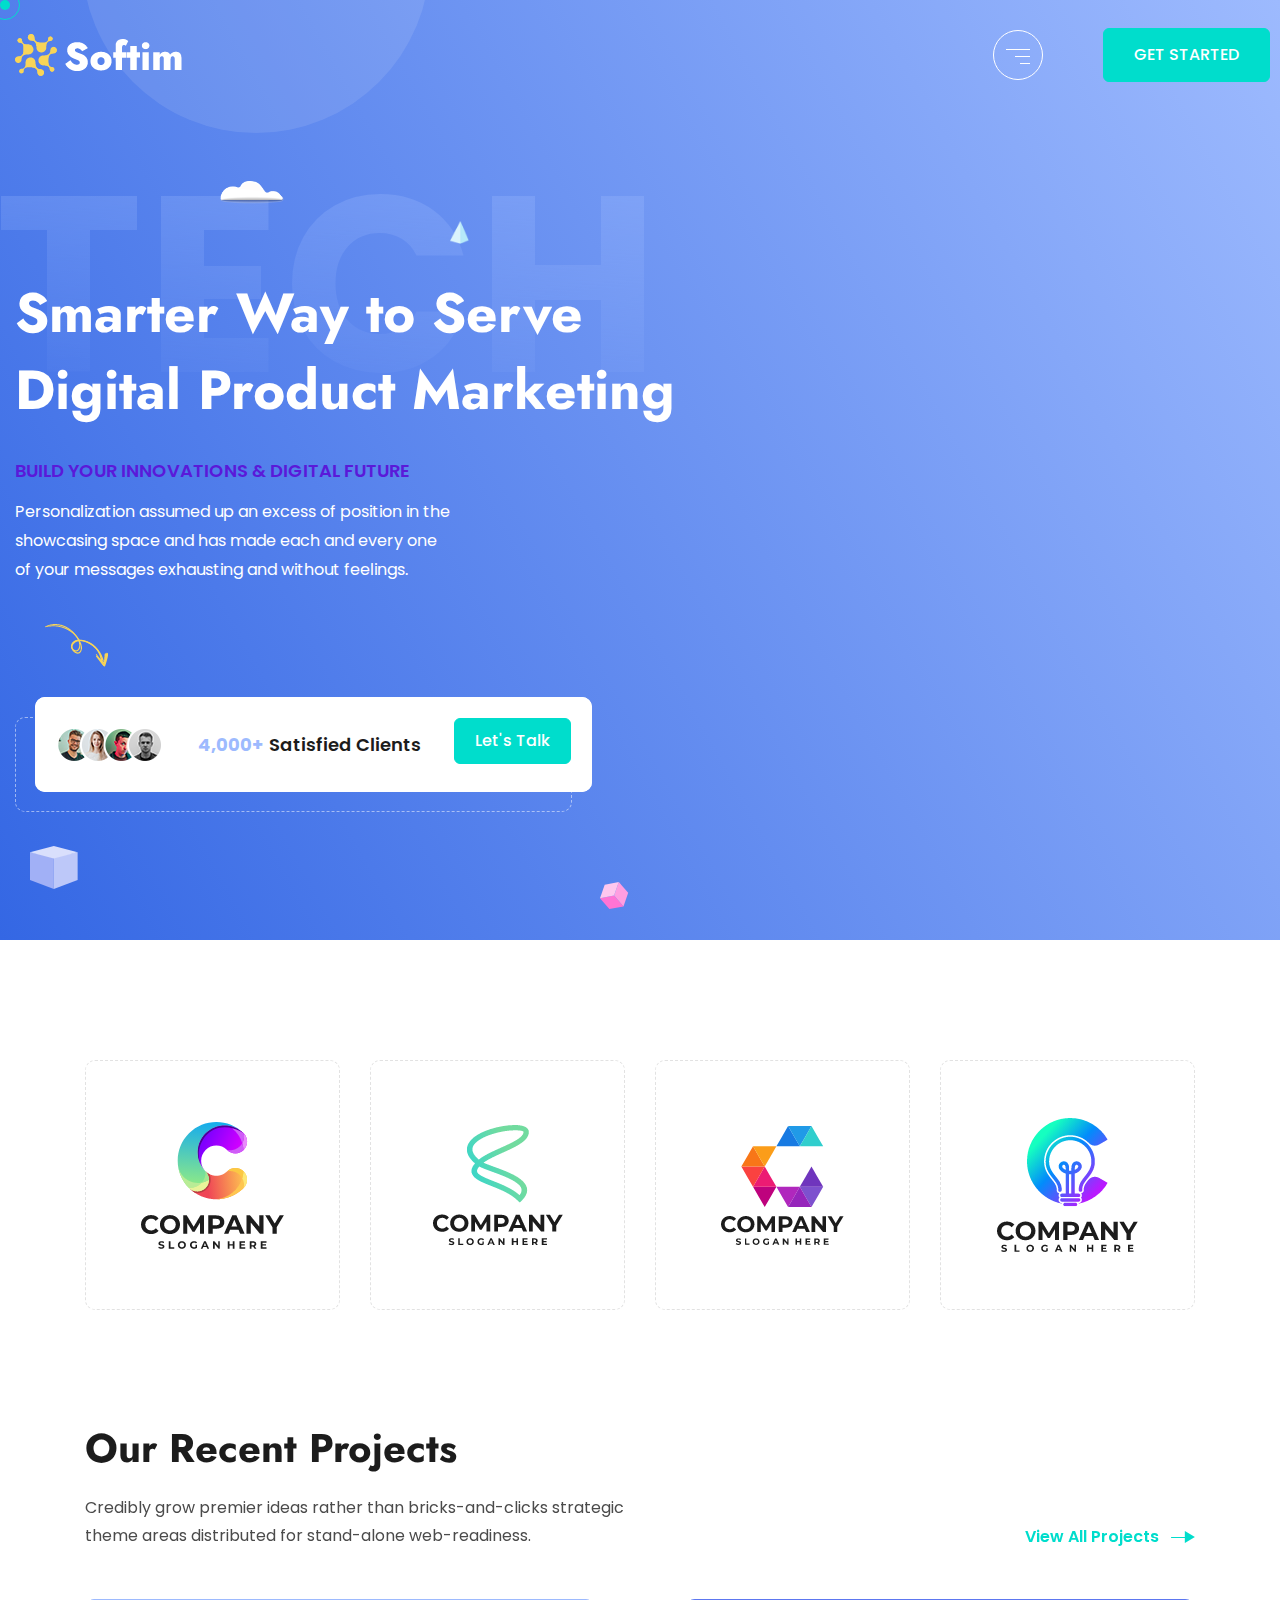
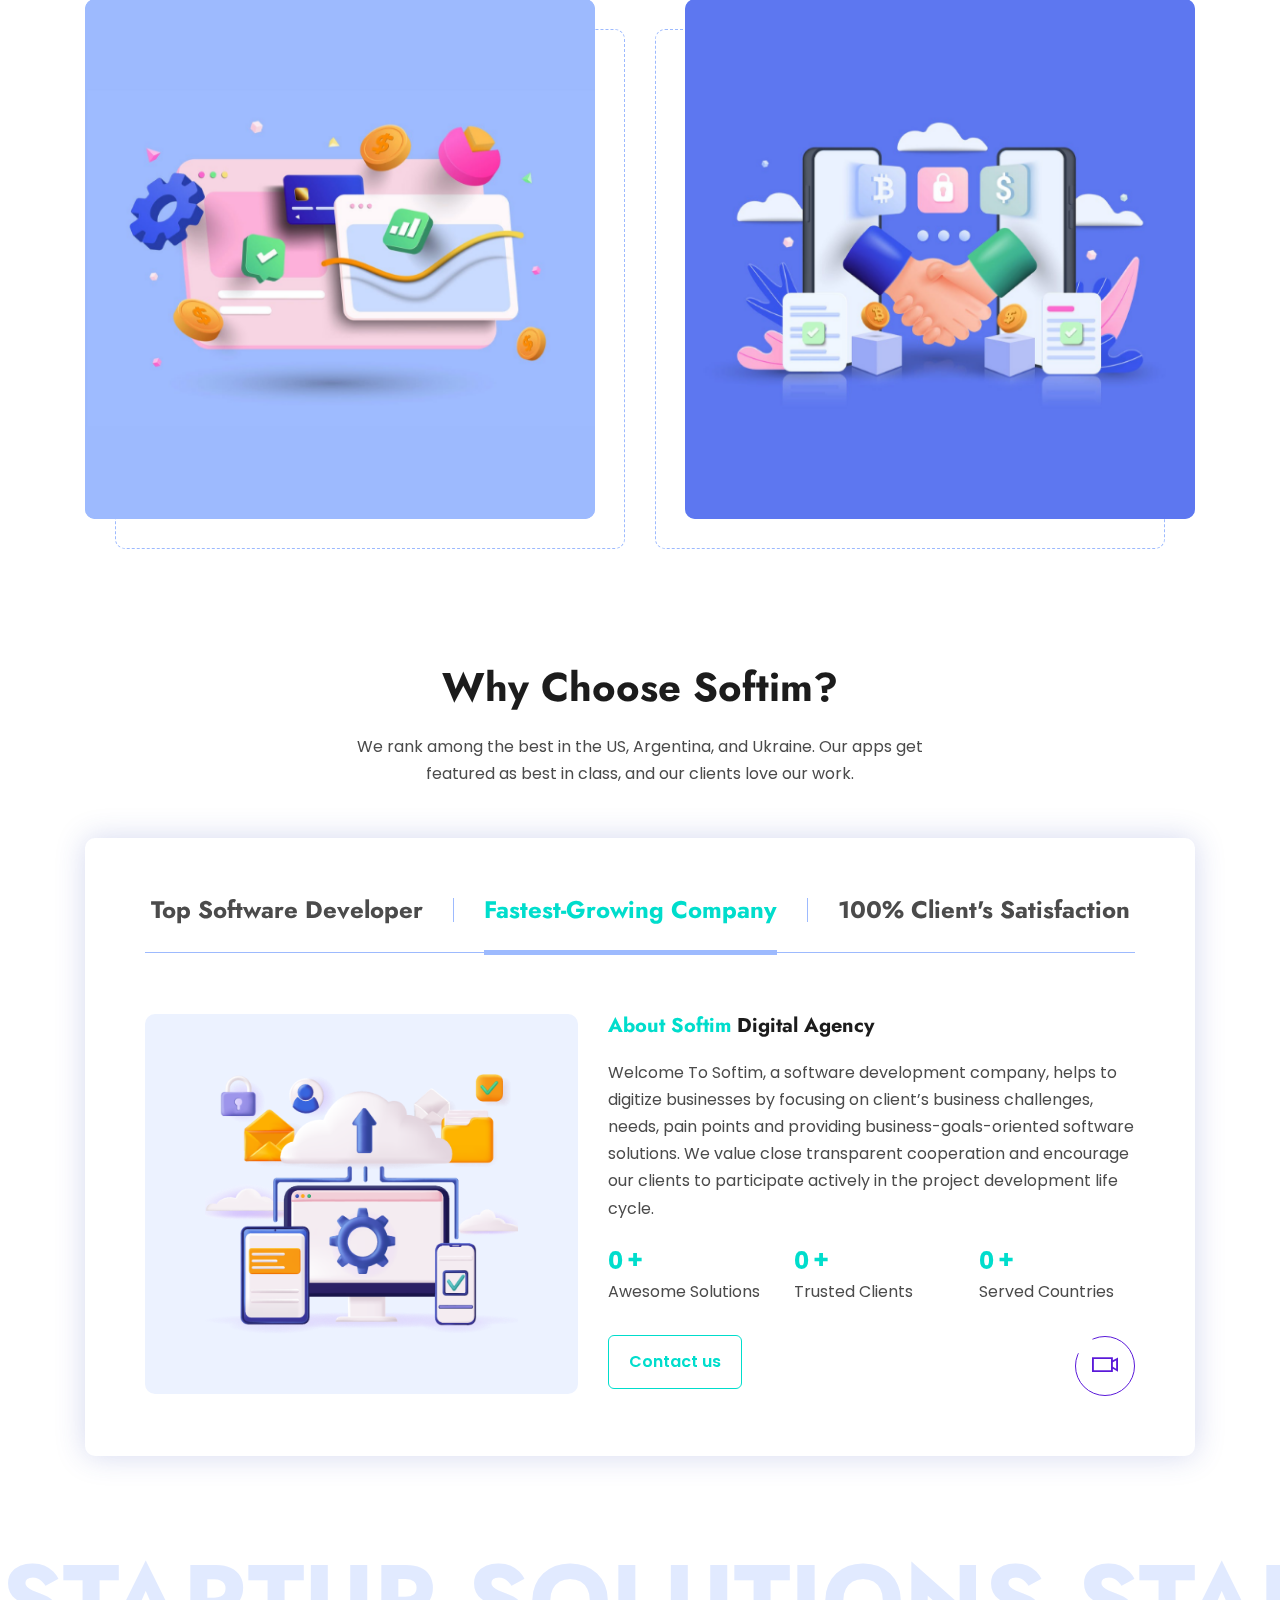
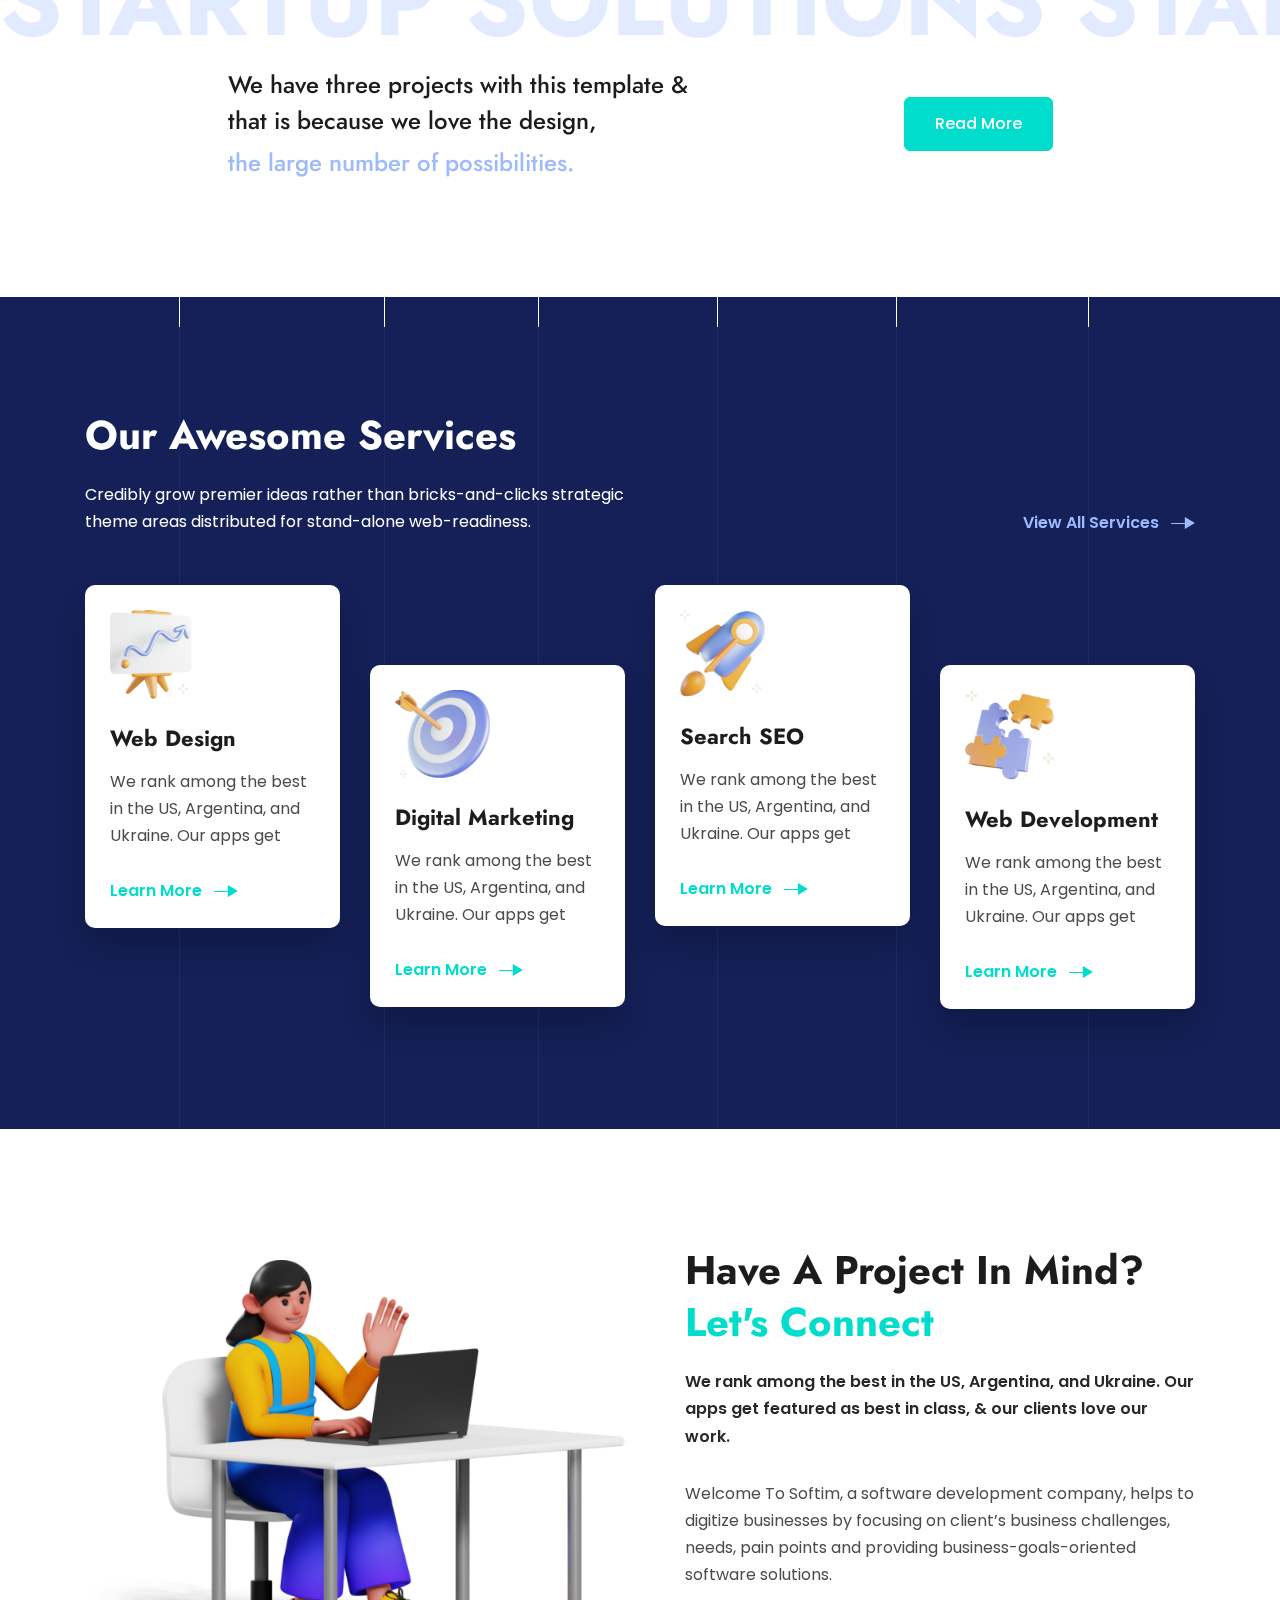
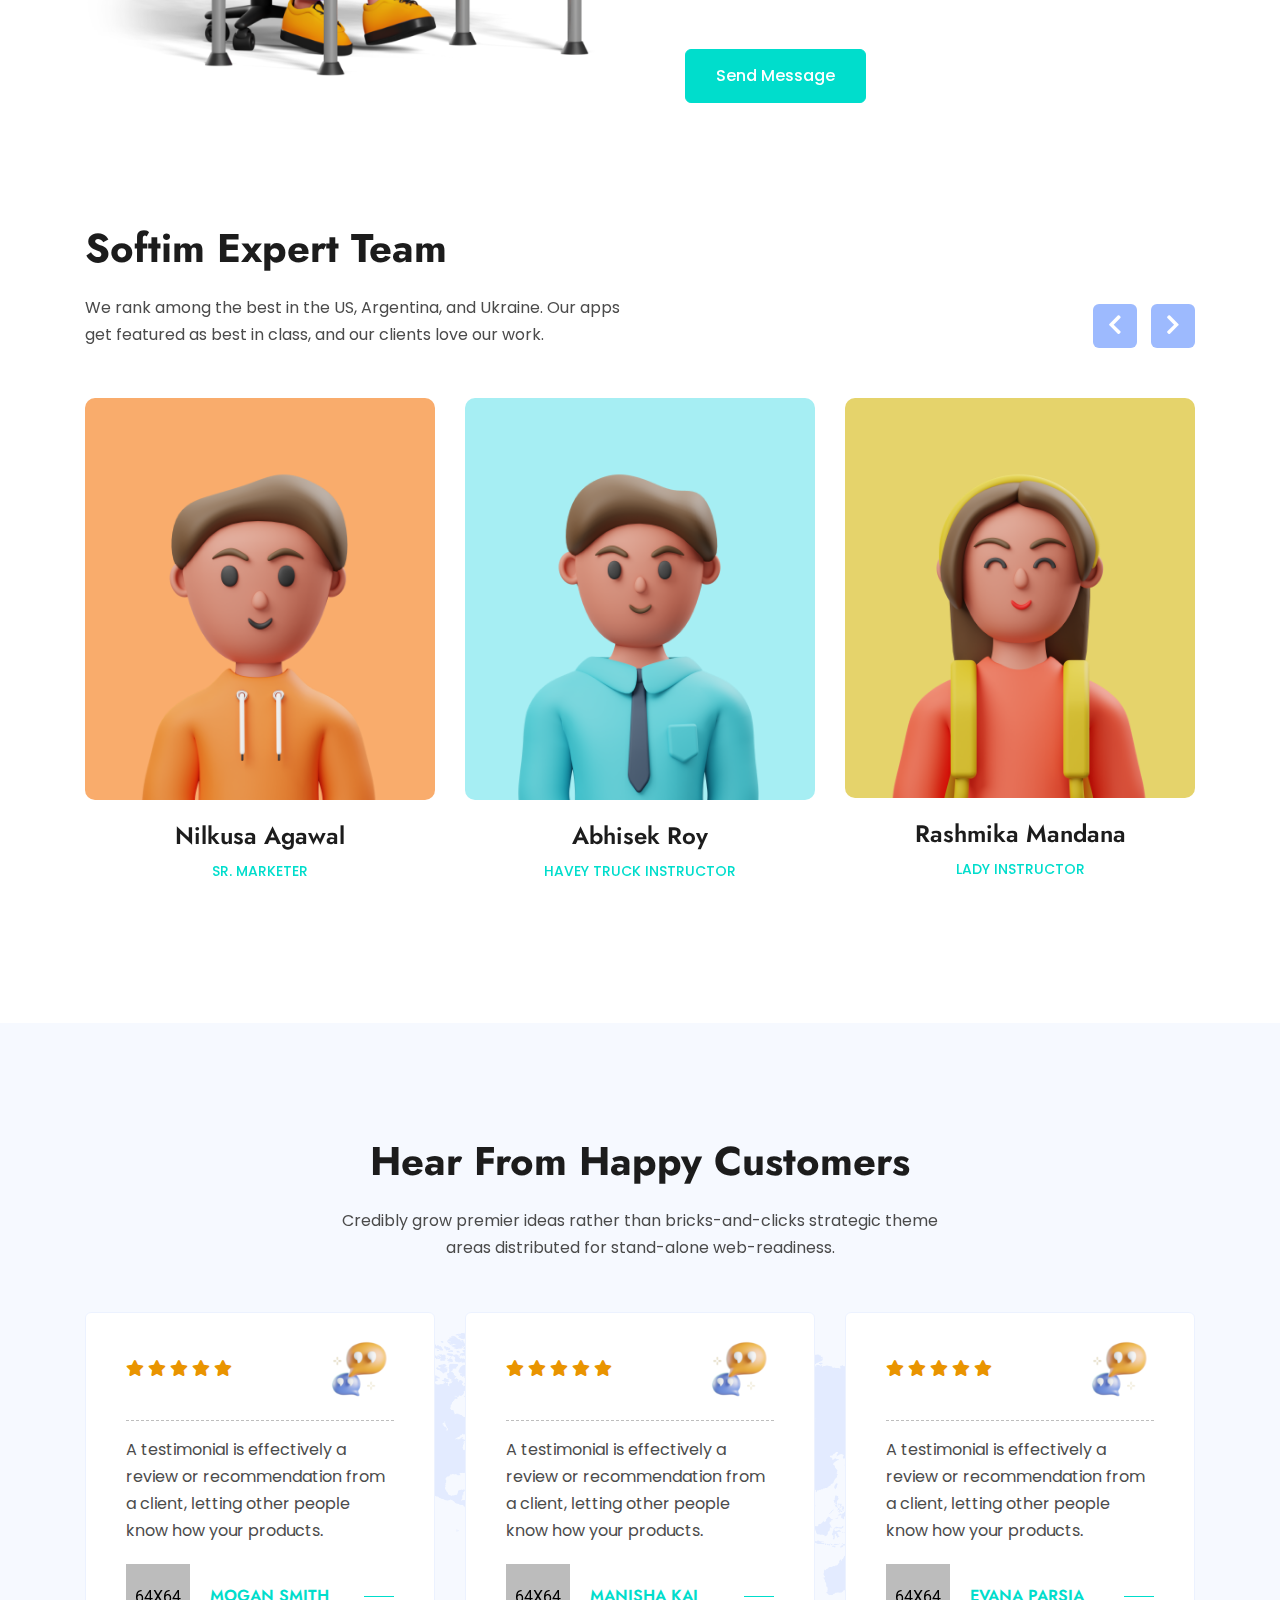
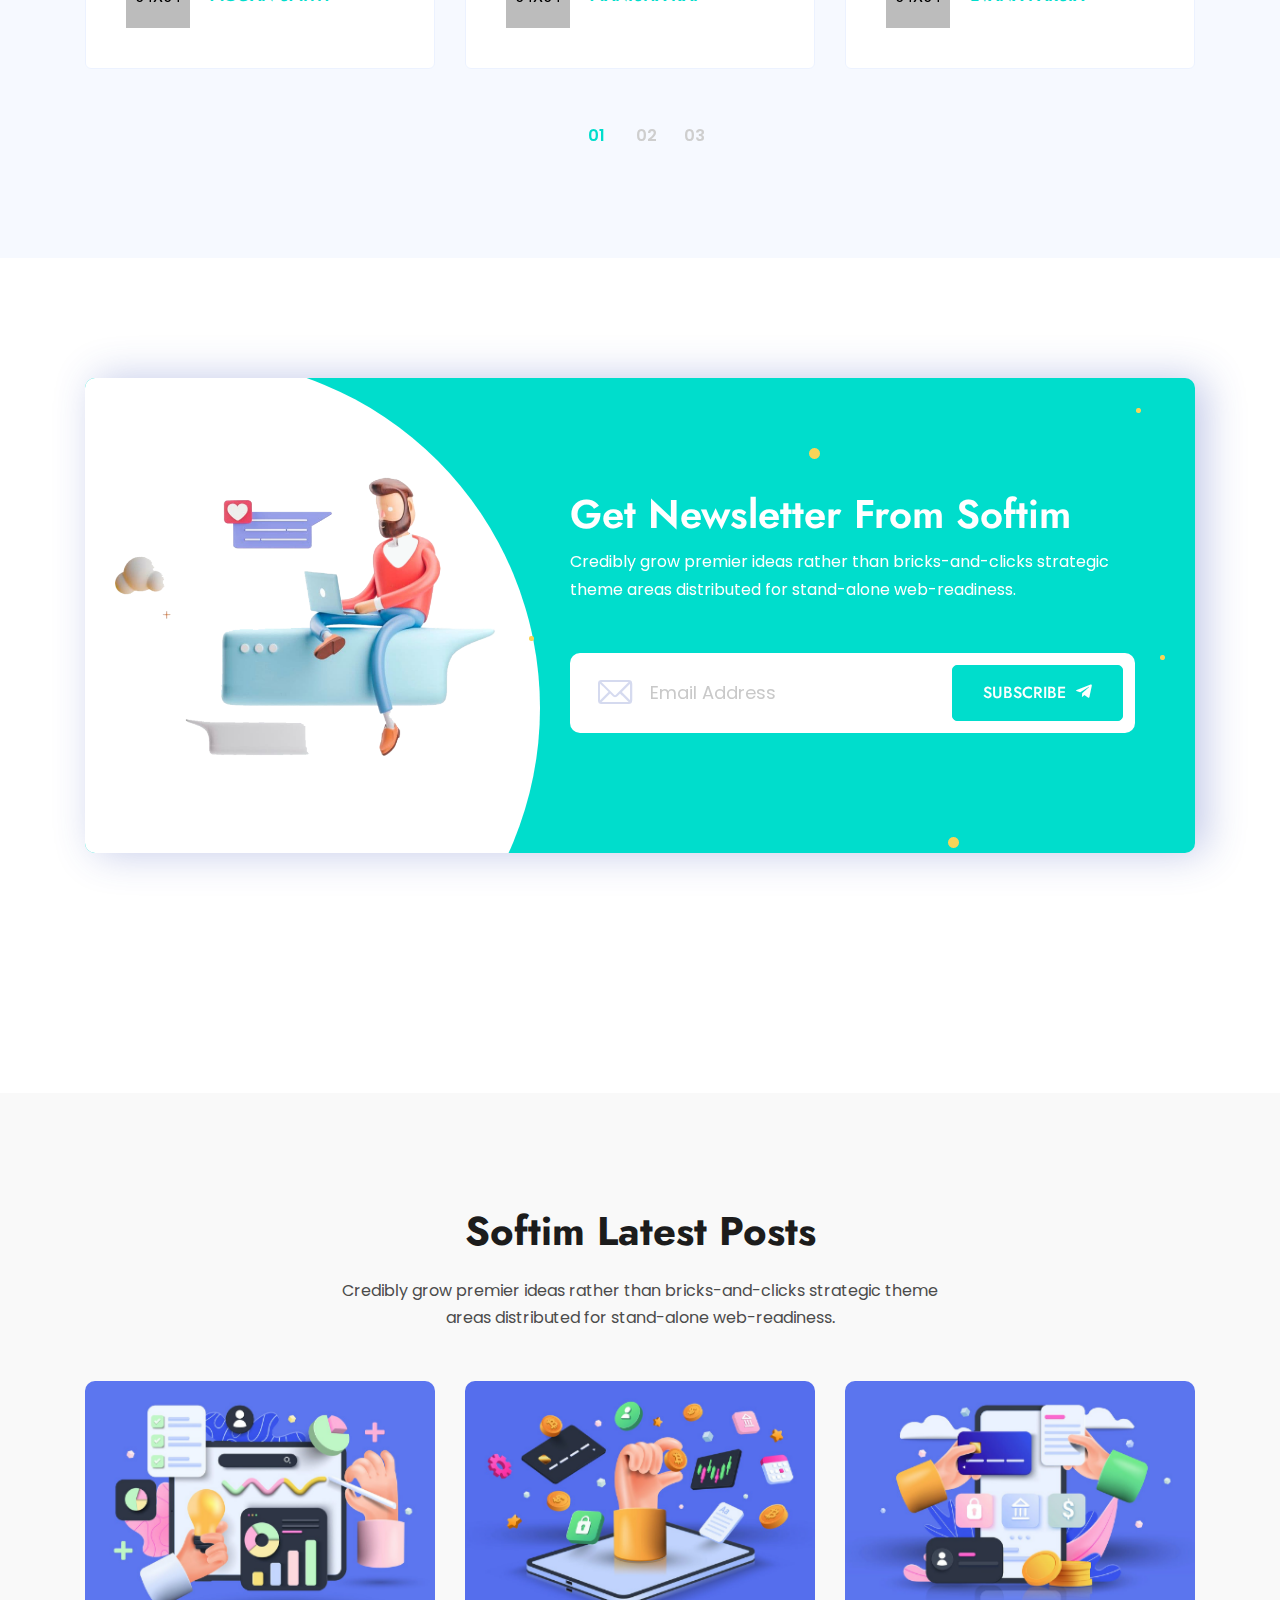
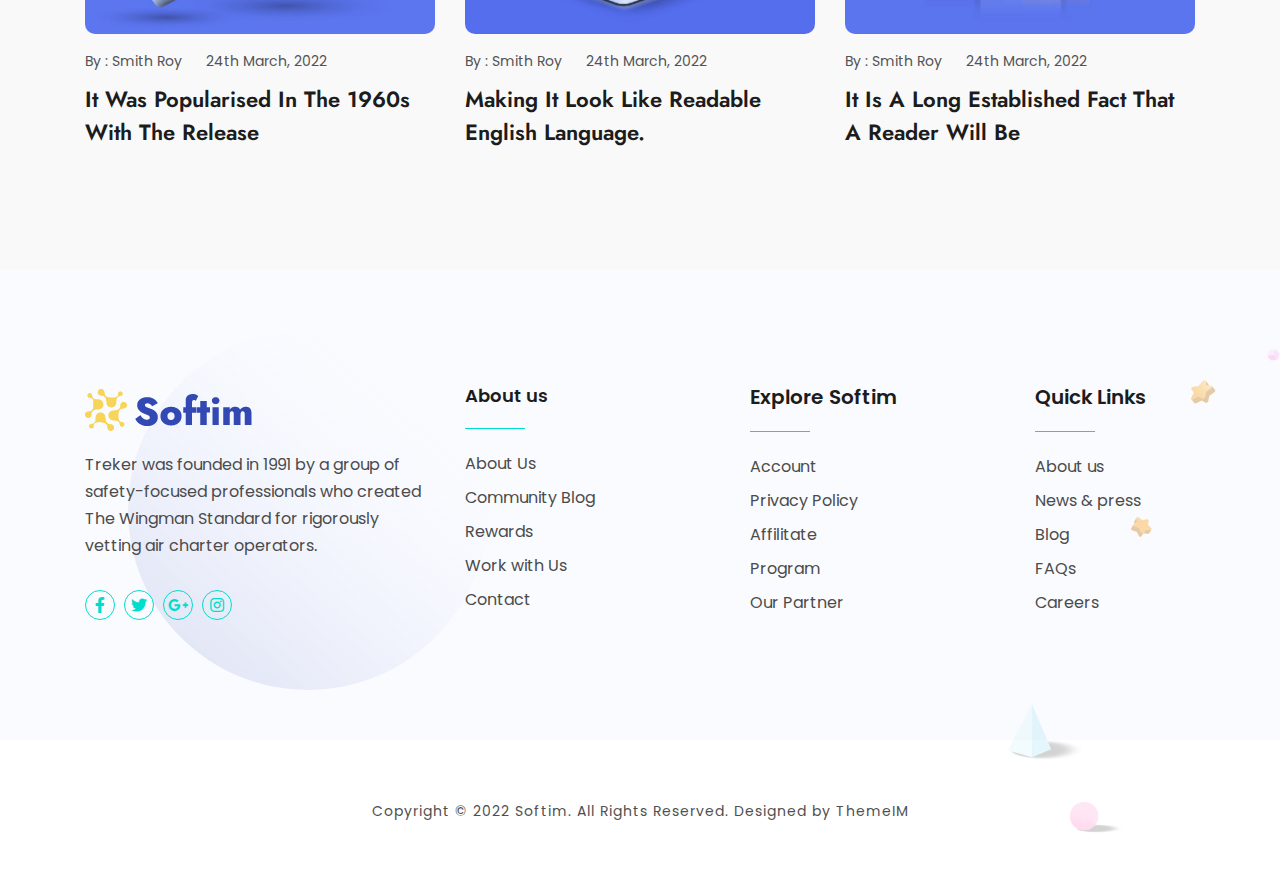
<file: index-one.html>
<!DOCTYPE html>
<html lang="en">
<head>
    <meta charset="UTF-8">
    <meta name="viewport" content="width=device-width, initial-scale=1.0">
    <meta http-equiv="X-UA-Compatible" content="ie=edge">
    <title>Softim - It Solution Html Template</title>
    <link rel="preconnect" href="https://fonts.googleapis.com">
    <link rel="preconnect" href="https://fonts.gstatic.com" crossorigin>
    <link href="https://fonts.googleapis.com/css2?family=Jost:ital,wght@0,100;0,200;0,300;0,400;0,500;0,600;0,700;0,800;0,900;1,100;1,200;1,300;1,400;1,500;1,600;1,700;1,800;1,900&family=Poppins:ital,wght@0,100;0,200;0,300;0,400;0,500;0,600;0,700;0,800;0,900;1,100;1,200;1,300;1,400;1,500;1,600;1,700;1,800;1,900&display=swap" rel="stylesheet">
    <!-- fontawesome css link -->
    <link rel="stylesheet" href="assets/css/fontawesome-all.min.css">
    <!-- bootstrap css link -->
    <link rel="stylesheet" href="assets/css/bootstrap.min.css">
    <!-- favicon -->
    <link rel="shortcut icon" href="assets/images/fav.png" type="image/x-icon">
    <!-- swipper css link -->
    <link rel="stylesheet" href="assets/css/swiper.min.css">
    <!-- lightcase css links -->
    <link rel="stylesheet" href="assets/css/lightcase.css">
    <!-- odometer css link -->
    <link rel="stylesheet" href="assets/css/odometer.css">
    <!-- line-awesome-icon css -->
    <link rel="stylesheet" href="assets/css/icomoon.css">
    <!-- line-awesome-icon css -->
    <link rel="stylesheet" href="assets/css/line-awesome.min.css">
    <!-- animate.css -->
    <link rel="stylesheet" href="assets/css/animate.css">
    <!-- aos.css -->
    <link rel="stylesheet" href="assets/css/aos.css">
    <!-- nice select css -->
    <link rel="stylesheet" href="assets/css/nice-select.css">
    <!-- main style css link -->
    <link rel="stylesheet" href="assets/css/style.css">
</head>
<body>



<!--~~~~~~~~~~~~~~~~~~~~~~~~~~~~~~~~~~~~~~~
    Start Preloader
~~~~~~~~~~~~~~~~~~~~~~~~~~~~~~~~~~~~~~~~-->
<div class="preloader">
    <div class="drawing" id="loading">
        <div class="loading-dot"></div>
    </div>
</div>
<!--~~~~~~~~~~~~~~~~~~~~~~~~~~~~~~~~~~~~~~~
    End Preloader
~~~~~~~~~~~~~~~~~~~~~~~~~~~~~~~~~~~~~~~~-->


<div class="cursor"></div>
<div class="cursor-follower"></div>


<!--~~~~~~~~~~~~~~~~~~~~~~~~~~~~~~~~~~~~~~~
    Start Header
~~~~~~~~~~~~~~~~~~~~~~~~~~~~~~~~~~~~~~~~-->
<header class="header-section">
    <div class="header">
        <div class="header-bottom-area">
            <div class="container custom-container">
                <div class="header-menu-content">
                    <nav class="navbar navbar-expand-xl p-0">
                        <a class="site-logo site-title" href="index.html"><img src="assets/images/logo.png" alt="site-logo"></a>
                        <button class="navbar-toggler d-block d-xl-none ml-auto" type="button" data-toggle="collapse" data-target="#navbarSupportedContent"
                            aria-controls="navbarSupportedContent" aria-expanded="false" aria-label="Toggle navigation">
                            <span class="toggle-bar"></span>
                        </button>
                        <div class="collapse navbar-collapse justify-content-end" id="navbarSupportedContent">
                            <div class="header-right">
                                <div class="search-bar">
                                    <form class="header-search-form">
                                        <input type="search" name="keyword" id="header_search" placeholder="Search...">
                                        <button class="header-search-btn"><i class="las la-search"></i></button>
                                    </form>
                                </div>
                                <div class="header-links-area">
                                    <ul class="header-links">
                                        <li>
                                            <a href="mailto:">
                                                <div class="links-thumb">
                                                    <img src="assets/images/icon/icon-1.png" alt="icon">
                                                </div>
                                                <span>info@softim.com</span>
                                            </a>
                                        </li>
                                        <li>
                                            <a href="tel:+11256326501">
                                                <div class="links-thumb">
                                                    <img src="assets/images/icon/icon-2.png" alt="icon">
                                                </div>
                                                <span>+11 256 3265 01</span>
                                            </a>
                                        </li>
                                    </ul>
                                </div>
                                <button class="menu-toggler ml-auto">
                                    <span class="toggle-bar"></span>
                                </button>
                                <div class="menu-toggler-wrapper">
                                    <ul class="navbar-nav main-menu">
                                        <li class="menu_has_children">
                                            <a href="#0">Home <i class="las la-angle-down"></i></a>
                                            <ul class="sub-menu">
                                                <li><a href="index.html">Home One</a></li>
                                                <li><a href="index-two.html">Home Two</a></li>
                                                <li><a href="index-three.html">Home Three</a></li>
                                                <li><a href="index-four.html">Home Four</a></li>
                                                <li><a href="index-five.html">Home Five</a></li>
                                            </ul>
                                        </li>
                                        <li><a href="about.html">About</a></li>
                                        <li class="menu_has_children">
                                            <a href="#0">Services <i class="las la-angle-down"></i></a>
                                            <ul class="sub-menu">
                                                <li><a href="service.html">Service One</a></li>
                                                <li><a href="service-two.html">Service Two</a></li>
                                                <li><a href="service-details.html">Service Details</a></li>
                                                <li><a href="service-details-two.html">Service Details Two</a></li>
                                            </ul>
                                        </li>
                                        <li><a href="portfolio.html">Portfolio</a></li>
                                        <li class="menu_has_children">
                                            <a href="#0">Pages <i class="las la-angle-down"></i></a>
                                            <ul class="sub-menu">
                                                <li><a href="project.html">Project</a></li>
                                                <li><a href="project-details.html">Project Details</a></li>
                                                <li><a href="product.html">Product</a></li>
                                                <li><a href="product-details.html">Product Details</a></li>
                                                <li><a href="cart.html">Cart</a></li>
                                                <li><a href="team.html">Team</a></li>
                                                <li><a href="team-details.html">Team Details</a></li>
                                                <li><a href="plan.html">Pricing Plan</a></li>
                                                <li><a href="faq.html">FAQ</a></li>
                                            </ul>
                                        </li>
                                        <li class="menu_has_children">
                                            <a href="#0">Blog <i class="las la-angle-down"></i></a>
                                            <ul class="sub-menu">
                                                <li><a href="blog.html">Blog</a></li>
                                                <li><a href="blog-classic.html">Blog Classic</a></li>
                                                <li><a href="blog-details.html">Blog Details</a></li>
                                            </ul>
                                        </li>
                                        <li><a href="contact.html">Contact</a></li>
                                    </ul>
                                </div>
                                <div class="header-action-area">
                                    <div class="header-action">
                                        <a href="contact.html" class="btn--base">GET STARTED</a>
                                    </div>
                                </div>
                            </div>
                        </div>
                    </nav>
                </div>
            </div>
        </div>
    </div>
</header>
<!--~~~~~~~~~~~~~~~~~~~~~~~~~~~~~~~~~~~~~~~
    End Header
~~~~~~~~~~~~~~~~~~~~~~~~~~~~~~~~~~~~~~~~-->


<!--~~~~~~~~~~~~~~~~~~~~~~~~~~~~~~~~~~~~~~~
    Start Banner
~~~~~~~~~~~~~~~~~~~~~~~~~~~~~~~~~~~~~~~~-->
<section class="banner-section">
    <div class="banner-text">
        <span>TECH</span>
    </div>
    <div class="banner-element-one">
        <img src="assets/images/element/element-3.png" alt="element">
    </div>
    <div class="banner-element-two">
        <img src="assets/images/element/element-4.png" alt="element">
    </div>
    <div class="banner-element-three">
        <img src="assets/images/element/element-5.png" alt="element">
    </div>
    <div class="banner-element-four">
        <img src="assets/images/element/element-6.png" alt="element">
    </div>
    <div class="banner-element-five">
        <img src="assets/images/element/element-7.png" alt="element">
    </div>
    <div class="banner-group-shape">
        <div class="banner-group-element-one">
            <img src="assets/images/element/element-8.png" alt="element">
        </div>
        <div class="banner-group-element-two">
            <img src="assets/images/element/element-9.png" alt="element">
        </div>
        <div class="banner-group-element-three">
            <img src="assets/images/element/element-10.png" alt="element">
        </div>
        <div class="banner-group-element-four">
            <img src="assets/images/element/element-6.png" alt="element">
        </div>
        <div class="banner-group-element-five">
            <img src="assets/images/element/element-5.png" alt="element">
        </div>
        <div class="banner-group-element-six">
            <img src="assets/images/element/element-11.png" alt="element">
        </div>
        <div class="banner-group-element-seven">
            <img src="assets/images/element/element-12.png" alt="element">
        </div>
        <div class="banner-group-element-eight">
            <img src="assets/images/element/element-13.png" alt="element">
        </div>
        <div class="banner-group-element-nine">
            <img src="assets/images/element/element-14.png" alt="element">
        </div>
        <div class="banner-group-element-ten">
            <img src="assets/images/element/element-15.png" alt="element">
        </div>
        <div class="banner-group-element-eleven">
            <img src="assets/images/element/element-16.png" alt="element">
        </div>
        <div class="banner-group-element-twelve">
            <img src="assets/images/element/element-17.png" alt="element">
        </div>
        <div class="banner-group-element-thirteen">
            <img src="assets/images/element/element-18.png" alt="element">
        </div>
        <div class="banner-group-element-fourteen">
            <img src="assets/images/element/element-19.png" alt="element">
        </div>
        <div class="banner-group-element-fifteen">
            <img src="assets/images/element/element-20.png" alt="element">
        </div>
        <div class="banner-group-element-sixteen">
            <img src="assets/images/element/element-21.png" alt="element">
        </div>
        <div class="banner-group-element-seventeen">
            <img src="assets/images/element/element-22.png" alt="element">
        </div>
    </div>
    <div class="container custom-container">
        <div class="row align-items-end mb-30-none">
            <div class="col-xl-7 col-lg-7 mb-30">
                <div class="banner-content" data-aos="fade-right" data-aos-duration="1800">
                    <h1 class="title">Smarter Way to Serve Digital Product Marketing</h1>
                    <span class="sub-title">Build Your Innovations & Digital Future</span>
                    <p>Personalization assumed up an excess of position in the showcasing space and has made each and every one of your messages exhausting and without feelings.</p>
                    <div class="banner-arrow">
                        <img src="assets/images/element/element-1.png" alt="element">
                    </div>
                    <div class="banner-widget">
                        <div class="banner-widget-wrapper">
                            <div class="banner-widget-left">
                                <div class="banner-widget-thumb">
                                    <img src="assets/images/element/element-2.png" alt="element">
                                </div>
                            </div>
                            <div class="banner-widget-middle">
                                <div class="banner-widget-content">
                                    <p><span>4,000+</span> Satisfied Clients</p>
                                </div>
                            </div>
                            <div class="banner-widget-right">
                                <div class="banner-widget-btn">
                                    <a href="#0" class="btn--base">Let's Talk</a>
                                </div>
                            </div>
                        </div>
                    </div>
                </div>
            </div>
        </div>
    </div>
</section>
<!--~~~~~~~~~~~~~~~~~~~~~~~~~~~~~~~~~~~~~~~
    End Banner
~~~~~~~~~~~~~~~~~~~~~~~~~~~~~~~~~~~~~~~~-->


<!--~~~~~~~~~~~~~~~~~~~~~~~~~~~~~~~~~~~~~~~
    Start Scroll-To-Top
~~~~~~~~~~~~~~~~~~~~~~~~~~~~~~~~~~~~~~~~-->
<a href="#" class="scrollToTop"><i class="las la-angle-double-up"></i></a>
<!--~~~~~~~~~~~~~~~~~~~~~~~~~~~~~~~~~~~~~~~
    End Scroll-To-Top
~~~~~~~~~~~~~~~~~~~~~~~~~~~~~~~~~~~~~~~~-->


<!--~~~~~~~~~~~~~~~~~~~~~~~~~~~~~~~~~~~~~~~
    Start Brand
~~~~~~~~~~~~~~~~~~~~~~~~~~~~~~~~~~~~~~~~-->
<div class="brand-section oh ptb-120">
    <div class="container">
        <div class="row justify-content-center">
            <div class="col-xl-12">
                <div class="brand-slider-area">
                    <div class="brand-slider">
                        <div class="swiper-wrapper">
                            <div class="swiper-slide">
                                <div class="brand-item">
                                    <img src="assets/images/brand/brand-1.png" alt="brand">
                                </div>
                            </div>
                            <div class="swiper-slide">
                                <div class="brand-item">
                                    <img src="assets/images/brand/brand-2.png" alt="brand">
                                </div>
                            </div>
                            <div class="swiper-slide">
                                <div class="brand-item">
                                    <img src="assets/images/brand/brand-3.png" alt="brand">
                                </div>
                            </div>
                            <div class="swiper-slide">
                                <div class="brand-item">
                                    <img src="assets/images/brand/brand-4.png" alt="brand">
                                </div>
                            </div>
                        </div>
                    </div>
                </div>
            </div>
        </div>
    </div>
</div>
<!--~~~~~~~~~~~~~~~~~~~~~~~~~~~~~~~~~~~~~~~
    End Brand
~~~~~~~~~~~~~~~~~~~~~~~~~~~~~~~~~~~~~~~~-->


<!--~~~~~~~~~~~~~~~~~~~~~~~~~~~~~~~~~~~~~~~
    Start Project
~~~~~~~~~~~~~~~~~~~~~~~~~~~~~~~~~~~~~~~~-->
<section class="project-section pb-120">
    <div class="project-element-one">
        <img src="assets/images/element/element-23.png" alt="element">
    </div>
    <div class="project-element-two">
        <img src="assets/images/element/element-24.png" alt="element">
    </div>
    <div class="project-element-three">
        <img src="assets/images/element/element-25.png" alt="element">
    </div>
    <div class="project-element-four">
        <img src="assets/images/element/element-26.png" alt="element">
    </div>
    <div class="container">
        <div class="row">
            <div class="col-xl-12">
                <div class="section-header-wrapper">
                    <div class="section-header">
                        <h2 class="section-title">Our Recent Projects</h2>
                        <p>Credibly grow premier ideas rather than bricks-and-clicks strategic theme areas distributed for stand-alone web-readiness.</p>
                    </div>
                    <div class="section-header-btn">
                        <a href="project.html" class="custom-btn">View All Projects <i class="icon-Group-2361 ml-2"></i></a>
                    </div>
                </div>
            </div>
        </div>
        <div class="project-item-wrapper">
            <div class="row justify-content-center mb-30-none">
                <div class="col-xl-6 col-lg-6 col-md-12 col-sm-12 mb-30">
                    <div class="project-item">
                        <div class="project-thumb">
                            <img src="assets/images/project/project-1.png" alt="project">
                        </div>
                        <div class="project-overlay">
                            <div class="overlay-content">
                                <h4 class="title"><a href="project-details.html">Brand redesign meanwhile <br> focusing product</a></h4>
                            </div>
                        </div>
                    </div>
                </div>
                <div class="col-xl-6 col-lg-6 col-md-12 col-sm-12 mb-30">
                    <div class="project-item">
                        <div class="project-thumb">
                            <img src="assets/images/project/project-2.png" alt="project">
                        </div>
                        <div class="project-overlay">
                            <div class="overlay-content">
                                <h4 class="title"><a href="project-details.html">Brand redesign meanwhile <br> focusing product</a></h4>
                            </div>
                        </div>
                    </div>
                </div>
            </div>
        </div>
    </div>
</section>
<!--~~~~~~~~~~~~~~~~~~~~~~~~~~~~~~~~~~~~~~~
    End Project
~~~~~~~~~~~~~~~~~~~~~~~~~~~~~~~~~~~~~~~~-->


<!--~~~~~~~~~~~~~~~~~~~~~~~~~~~~~~~~~~~~~~~
    Start Choose
~~~~~~~~~~~~~~~~~~~~~~~~~~~~~~~~~~~~~~~~-->
<section class="choose-section pb-120">
    <div class="choose-element-one" data-aos="fade-left" data-aos-duration="1200">
        <img src="assets/images/element/element-28.png" alt="element">
    </div>
    <div class="choose-element-two">
        <img src="assets/images/element/element-29.png" alt="element">
    </div>
    <div class="choose-element-three">
        <img src="assets/images/element/element-30.png" alt="element">
    </div>
    <div class="choose-element-four">
        <img src="assets/images/element/element-31.png" alt="element">
    </div>
    <div class="choose-element-five">
        <img src="assets/images/element/element-32.png" alt="element">
    </div>
    <div class="container">
        <div class="row justify-content-center">
            <div class="col-xl-7 col-lg-8 text-center">
                <div class="section-header">
                    <h2 class="section-title">Why Choose Softim?</h2>
                    <p>We rank among the best in the US, Argentina, and Ukraine. Our apps get featured as best in class, and our clients love our work.</p>
                </div>
            </div>
        </div>
        <div class="choose-area">
            <div class="choose-tab">
                <nav>
                    <div class="nav nav-tabs" id="nav-tab" role="tablist">
                        <button class="nav-link" id="software-tab" data-toggle="tab" data-target="#software" type="button" role="tab" aria-controls="software" aria-selected="false">Top Software Developer</button>
                        <button class="nav-link active" id="company-tab" data-toggle="tab" data-target="#company" type="button" role="tab" aria-controls="company" aria-selected="true">Fastest-Growing Company</button>
                        <button class="nav-link" id="client-tab" data-toggle="tab" data-target="#client" type="button" role="tab" aria-controls="client" aria-selected="false">100% Client's Satisfaction</button>
                    </div>
                </nav>
                <div class="tab-content" id="nav-tabContent">
                    <div class="tab-pane fade" id="software" role="tabpanel" aria-labelledby="software-tab">
                        <div class="choose-item">
                            <div class="choose-thumb">
                                <img src="assets/images/element/element-27.png" alt="element">
                            </div>
                            <div class="choose-content">
                                <h4 class="title"><span class="text--base">About Softim</span> Software Development</h4>
                                <p>Welcome To Softim, a software development company, helps to digitize businesses by focusing on client’s business challenges, needs, pain points and providing business-goals-oriented software solutions. We value close transparent cooperation and encourage our clients to participate actively in the project development life cycle.</p>
                                <div class="choose-statistics-area">
                                    <div class="row mb-30-none">
                                        <div class="col-xl-4 col-lg-4 col-md-6 col-sm-6 mb-30">
                                            <div class="statistics-item">
                                                <div class="statistics-content">
                                                    <div class="odo-area">
                                                        <h3 class="odo-title odometer" data-odometer-final="150">0</h3>
                                                        <h3 class="title">+</h3>
                                                    </div>
                                                    <p>Awesome Solutions</p>
                                                </div>
                                            </div>
                                        </div>
                                        <div class="col-xl-4 col-lg-4 col-md-6 col-sm-6 mb-30">
                                            <div class="statistics-item">
                                                <div class="statistics-content">
                                                    <div class="odo-area">
                                                        <h3 class="odo-title odometer" data-odometer-final="350">0</h3>
                                                        <h3 class="title">+</h3>
                                                    </div>
                                                    <p>Trusted Clients</p>
                                                </div>
                                            </div>
                                        </div>
                                        <div class="col-xl-4 col-lg-4 col-md-6 col-sm-6 mb-30">
                                            <div class="statistics-item">
                                                <div class="statistics-content">
                                                    <div class="odo-area">
                                                        <h3 class="odo-title odometer" data-odometer-final="25">0</h3>
                                                        <h3 class="title">+</h3>
                                                    </div>
                                                    <p>Served Countries</p>
                                                </div>
                                            </div>
                                        </div>
                                    </div>
                                </div>
                                <div class="choose-content-footer">
                                    <div class="choose-btn">
                                        <a href="contact.html" class="btn--base active">Contact us</a>
                                    </div>
                                </div>
                            </div>
                        </div>
                    </div>
                    <div class="tab-pane fade show active" id="company" role="tabpanel" aria-labelledby="company-tab">
                        <div class="choose-item">
                            <div class="choose-thumb">
                                <img src="assets/images/element/element-77.png" alt="element">
                            </div>
                            <div class="choose-content">
                                <h4 class="title"><span class="text--base">About Softim</span> Digital Agency</h4>
                                <p>Welcome To Softim, a software development company, helps to digitize businesses by focusing on client’s business challenges, needs, pain points and providing business-goals-oriented software solutions. We value close transparent cooperation and encourage our clients to participate actively in the project development life cycle.</p>
                                <div class="choose-statistics-area">
                                    <div class="row mb-30-none">
                                        <div class="col-xl-4 col-lg-4 col-md-6 col-sm-6 mb-30">
                                            <div class="statistics-item">
                                                <div class="statistics-content">
                                                    <div class="odo-area">
                                                        <h3 class="odo-title odometer" data-odometer-final="150">0</h3>
                                                        <h3 class="title">+</h3>
                                                    </div>
                                                    <p>Awesome Solutions</p>
                                                </div>
                                            </div>
                                        </div>
                                        <div class="col-xl-4 col-lg-4 col-md-6 col-sm-6 mb-30">
                                            <div class="statistics-item">
                                                <div class="statistics-content">
                                                    <div class="odo-area">
                                                        <h3 class="odo-title odometer" data-odometer-final="350">0</h3>
                                                        <h3 class="title">+</h3>
                                                    </div>
                                                    <p>Trusted Clients</p>
                                                </div>
                                            </div>
                                        </div>
                                        <div class="col-xl-4 col-lg-4 col-md-6 col-sm-6 mb-30">
                                            <div class="statistics-item">
                                                <div class="statistics-content">
                                                    <div class="odo-area">
                                                        <h3 class="odo-title odometer" data-odometer-final="25">0</h3>
                                                        <h3 class="title">+</h3>
                                                    </div>
                                                    <p>Served Countries</p>
                                                </div>
                                            </div>
                                        </div>
                                    </div>
                                </div>
                                <div class="choose-content-footer">
                                    <div class="choose-btn">
                                        <a href="contact.html" class="btn--base active">Contact us</a>
                                    </div>
                                    <div class="choose-video-btn">
                                        <a class="video" data-rel="lightcase:myCollection" href="https://www.youtube.com/embed/6zsr22OeF2I">
                                            <i class="las la-video"></i>
                                        </a>
                                    </div>
                                </div>
                            </div>
                        </div>
                    </div>
                    <div class="tab-pane fade" id="client" role="tabpanel" aria-labelledby="client-tab">
                        <div class="choose-item">
                            <div class="choose-thumb">
                                <img src="assets/images/element/element-78.png" alt="element">
                            </div>
                            <div class="choose-content">
                                <h4 class="title"><span class="text--base">About Softim</span> Client Demand</h4>
                                <p>Welcome To Softim, a software development company, helps to digitize businesses by focusing on client’s business challenges, needs, pain points and providing business-goals-oriented software solutions. We value close transparent cooperation and encourage our clients to participate actively in the project development life cycle.</p>
                                <div class="choose-statistics-area">
                                    <div class="row mb-30-none">
                                        <div class="col-xl-4 col-lg-4 col-md-6 col-sm-6 mb-30">
                                            <div class="statistics-item">
                                                <div class="statistics-content">
                                                    <div class="odo-area">
                                                        <h3 class="odo-title odometer" data-odometer-final="150">0</h3>
                                                        <h3 class="title">+</h3>
                                                    </div>
                                                    <p>Awesome Solutions</p>
                                                </div>
                                            </div>
                                        </div>
                                        <div class="col-xl-4 col-lg-4 col-md-6 col-sm-6 mb-30">
                                            <div class="statistics-item">
                                                <div class="statistics-content">
                                                    <div class="odo-area">
                                                        <h3 class="odo-title odometer" data-odometer-final="350">0</h3>
                                                        <h3 class="title">+</h3>
                                                    </div>
                                                    <p>Trusted Clients</p>
                                                </div>
                                            </div>
                                        </div>
                                        <div class="col-xl-4 col-lg-4 col-md-6 col-sm-6 mb-30">
                                            <div class="statistics-item">
                                                <div class="statistics-content">
                                                    <div class="odo-area">
                                                        <h3 class="odo-title odometer" data-odometer-final="25">0</h3>
                                                        <h3 class="title">+</h3>
                                                    </div>
                                                    <p>Served Countries</p>
                                                </div>
                                            </div>
                                        </div>
                                    </div>
                                </div>
                                <div class="choose-content-footer">
                                    <div class="choose-btn">
                                        <a href="contact.html" class="btn--base active">Contact us</a>
                                    </div>
                                </div>
                            </div>
                        </div>
                    </div>
                </div>
            </div>
        </div>
    </div>
</section>
<!--~~~~~~~~~~~~~~~~~~~~~~~~~~~~~~~~~~~~~~~
    End Choose
~~~~~~~~~~~~~~~~~~~~~~~~~~~~~~~~~~~~~~~~-->


<!--~~~~~~~~~~~~~~~~~~~~~~~~~~~~~~~~~~~~~~~
    Start Call to action
~~~~~~~~~~~~~~~~~~~~~~~~~~~~~~~~~~~~~~~~-->
<section class="call-to-action-section pb-120">
    <div class="call-to-action-element" data-aos="fade-left" data-aos-duration="1200">
        <img src="assets/images/element/element-33.png" alt="element">
    </div>
    <div class="wrapper demo-text">
        <div class="marquee">
            <span>
                STARTUP SOLUTIONS STARTUP SOLUTIONS STARTUP SOLUTIONS STARTUP SOLUTIONS STARTUP SOLUTIONS STARTUP SOLUTIONS STARTUP SOLUTIONS STARTUP SOLUTIONS
            </span>
        </div>
    </div>
    <div class="container">
        <div class="row justify-content-center mb-10-none">
            <div class="col-xl-9">
                <div class="call-to-action-wrapper">
                    <div class="call-to-action-content">
                        <h3 class="title">We have three projects with this template & that is because we love the design,</h3>
                        <h3 class="inner-title">the large number of possibilities.</h3>
                    </div>
                    <div class="call-to-action-btn">
                        <a href="#0" class="btn--base">Read More</a>
                    </div>
                </div>
            </div>
        </div>
    </div>
</section>
<!--~~~~~~~~~~~~~~~~~~~~~~~~~~~~~~~~~~~~~~~
    End Call to action
~~~~~~~~~~~~~~~~~~~~~~~~~~~~~~~~~~~~~~~~-->


<!--~~~~~~~~~~~~~~~~~~~~~~~~~~~~~~~~~~~~~~~
    Start Service
~~~~~~~~~~~~~~~~~~~~~~~~~~~~~~~~~~~~~~~~-->
<section class="service-section ptb-120">
    <div class="service-element-one">
        <img src="assets/images/element/element-34.png" alt="element">
    </div>
    <div class="service-element-two">
        <img src="assets/images/element/element-35.png" alt="element">
    </div>
    <div class="service-element-three">
        <img src="assets/images/element/element-36.png" alt="element">
    </div>
    <div class="service-element-four">
        <img src="assets/images/element/element-36.png" alt="element">
    </div>
    <div class="service-element-five">
        <img src="assets/images/element/element-37.png" alt="element">
    </div>
    <div class="service-shape shape-1"></div>
    <div class="service-shape shape-2"></div>
    <div class="service-shape shape-3"></div>
    <div class="service-shape shape-4"></div>
    <div class="service-shape shape-5"></div>
    <div class="service-shape shape-6"></div>
    <div class="container">
        <div class="row">
            <div class="col-xl-12">
                <div class="section-header-wrapper">
                    <div class="section-header white">
                        <h2 class="section-title">Our Awesome Services</h2>
                        <p>Credibly grow premier ideas rather than bricks-and-clicks strategic theme areas distributed for stand-alone web-readiness.</p>
                    </div>
                    <div class="section-header-btn">
                        <a href="service.html" class="custom-btn two">View All Services <i class="icon-Group-2361 ml-2"></i></a>
                    </div>
                </div>
            </div>
        </div>
        <div class="row justify-content-center mb-30-none">
            <div class="col-xl-3 col-lg-4 col-md-6 col-sm-6 mb-30">
                <div class="service-item">
                    <div class="service-icon">
                        <img src="assets/images/icon/icon-3.png" alt="icon">
                    </div>
                    <div class="service-content">
                        <h3 class="title"><a href="service-details.html">Web Design</a></h3>
                        <p>We rank among the best in the US, Argentina, and Ukraine. Our apps get</p>
                        <div class="service-btn">
                            <a href="service-details.html" class="custom-btn">Learn More <i class="icon-Group-2361 ml-2"></i></a>
                        </div>
                    </div>
                </div>
            </div>
            <div class="col-xl-3 col-lg-4 col-md-6 col-sm-6 mb-30">
                <div class="service-item">
                    <div class="service-icon">
                        <img src="assets/images/icon/icon-4.png" alt="icon">
                    </div>
                    <div class="service-content">
                        <h3 class="title"><a href="service-details.html">Digital Marketing</a></h3>
                        <p>We rank among the best in the US, Argentina, and Ukraine. Our apps get</p>
                        <div class="service-btn">
                            <a href="service-details.html" class="custom-btn">Learn More <i class="icon-Group-2361 ml-2"></i></a>
                        </div>
                    </div>
                </div>
            </div>
            <div class="col-xl-3 col-lg-4 col-md-6 col-sm-6 mb-30">
                <div class="service-item">
                    <div class="service-icon">
                        <img src="assets/images/icon/icon-5.png" alt="icon">
                    </div>
                    <div class="service-content">
                        <h3 class="title"><a href="service-details.html">Search SEO</a></h3>
                        <p>We rank among the best in the US, Argentina, and Ukraine. Our apps get</p>
                        <div class="service-btn">
                            <a href="service-details.html" class="custom-btn">Learn More <i class="icon-Group-2361 ml-2"></i></a>
                        </div>
                    </div>
                </div>
            </div>
            <div class="col-xl-3 col-lg-4 col-md-6 col-sm-6 mb-30">
                <div class="service-item">
                    <div class="service-icon">
                        <img src="assets/images/icon/icon-6.png" alt="icon">
                    </div>
                    <div class="service-content">
                        <h3 class="title"><a href="service-details.html">Web Development</a></h3>
                        <p>We rank among the best in the US, Argentina, and Ukraine. Our apps get</p>
                        <div class="service-btn">
                            <a href="service-details.html" class="custom-btn">Learn More <i class="icon-Group-2361 ml-2"></i></a>
                        </div>
                    </div>
                </div>
            </div>
        </div>
    </div>
</section>
<!--~~~~~~~~~~~~~~~~~~~~~~~~~~~~~~~~~~~~~~~
    End Service
~~~~~~~~~~~~~~~~~~~~~~~~~~~~~~~~~~~~~~~~-->


<!--~~~~~~~~~~~~~~~~~~~~~~~~~~~~~~~~~~~~~~~
    Start About
~~~~~~~~~~~~~~~~~~~~~~~~~~~~~~~~~~~~~~~~-->
<section class="about-section pt-120">
    <div class="about-element-one">
        <img src="assets/images/element/element-39.png" alt="element">
    </div>
    <div class="about-element-two">
        <img src="assets/images/element/element-40.png" alt="element">
    </div>
    <div class="about-element-three">
        <img src="assets/images/element/element-7.png" alt="element">
    </div>
    <div class="about-element-four">
        <img src="assets/images/element/element-41.png" alt="element">
    </div>
    <div class="about-element-five">
        <img src="assets/images/element/element-42.png" alt="element">
    </div>
    <div class="container">
        <div class="about-area three">
            <div class="row justify-content-center align-items-center mb-30-none">
                <div class="col-xl-6 col-lg-6 mb-30">
                    <div class="box-wrapper">
                        <div class="box3"></div>
                        <div class="box1">
                            <div class="box-element-one">
                                <img src="assets/images/element/element-14.png" alt="element">
                            </div>
                            <div class="box-element-two">
                                <img src="assets/images/element/element-15.png" alt="element">
                            </div>
                            <div class="box-element-three">
                                <img src="assets/images/element/element-13.png" alt="element">
                            </div>
                            <div class="box-element-four">
                                <img src="assets/images/element/element-6.png" alt="element">
                            </div>
                        </div>
                        <div class="box2">
                            <div class="box-element-five">
                                <img src="assets/images/element/element-16.png" alt="element">
                            </div>
                            <div class="box-element-six">
                                <img src="assets/images/element/element-7.png" alt="element">
                            </div>
                        </div>
                    </div>
                    <div class="about-thumb">
                        <img src="assets/images/element/element-38.png" alt="element">
                    </div>
                </div>
                <div class="col-xl-6 col-lg-6 mb-30">
                    <div class="about-content">
                        <h2 class="title">Have a project in mind? <span class="text--base">Let's connect</span></h2>
                        <p class="para">We rank among the best in the US, Argentina, and Ukraine. Our apps get featured as best in class, & our clients love our work.</p>
                        <p>Welcome To Softim, a software development company, helps to digitize businesses by focusing on client’s business challenges, needs, pain points and providing business-goals-oriented software solutions.</p>
                        <div class="about-btn">
                            <a href="contact.html" class="btn--base">Send Message</a>
                        </div>
                    </div>
                </div>
            </div>
        </div>
    </div>
</section>
<!--~~~~~~~~~~~~~~~~~~~~~~~~~~~~~~~~~~~~~~~
    End About
~~~~~~~~~~~~~~~~~~~~~~~~~~~~~~~~~~~~~~~~-->


<!--~~~~~~~~~~~~~~~~~~~~~~~~~~~~~~~~~~~~~~~
    Start Team
~~~~~~~~~~~~~~~~~~~~~~~~~~~~~~~~~~~~~~~~-->
<section class="team-section ptb-130">
    <div class="team-element">
        <img src="assets/images/element/element-43.png" alt="element">
    </div>
    <div class="container">
        <div class="row">
            <div class="col-xl-12">
                <div class="section-header-wrapper">
                    <div class="section-header">
                        <h2 class="section-title">Softim Expert Team</h2>
                        <p>We rank among the best in the US, Argentina, and Ukraine. Our apps get featured as best in class, and our clients love our work.</p>
                    </div>
                    <div class="slider-nav-area">
                        <div class="slider-prev">
                            <i class="fas fa-chevron-left"></i>
                        </div>
                        <div class="slider-next">
                            <i class="fas fa-chevron-right"></i>
                        </div>
                    </div>
                </div>
            </div>
        </div>
        <div class="row justify-content-center mb-10-none">
            <div class="col-xl-12">
                <div class="team-slider-area">
                    <div class="team-slider">
                        <div class="swiper-wrapper">
                            <div class="swiper-slide">
                                <div class="team-item">
                                    <div class="team-thumb">
                                        <img src="assets/images/team/team-1.png" alt="team">
                                        <div class="team-social-area">
                                            <ul class="team-social">
                                                <li><a href="#0"><i class="fab fa-facebook-f"></i></a></li>
                                                <li><a href="#0"><i class="fab fa-twitter"></i></a></li>
                                                <li><a href="#0"><i class="fab fa-google-plus-g"></i></a></li>
                                                <li><a href="#0"><i class="fab fa-instagram"></i></a></li>
                                            </ul>
                                        </div>
                                    </div>
                                    <div class="team-content">
                                        <h3 class="title"><a href="team-details.html">Nilkusa Agawal</a></h3>
                                        <span class="sub-title">Sr. Marketer</span>
                                    </div>
                                </div>
                            </div>
                            <div class="swiper-slide">
                                <div class="team-item">
                                    <div class="team-thumb">
                                        <img src="assets/images/team/team-2.png" alt="team">
                                        <div class="team-social-area">
                                            <ul class="team-social">
                                                <li><a href="#0"><i class="fab fa-facebook-f"></i></a></li>
                                                <li><a href="#0"><i class="fab fa-twitter"></i></a></li>
                                                <li><a href="#0"><i class="fab fa-google-plus-g"></i></a></li>
                                                <li><a href="#0"><i class="fab fa-instagram"></i></a></li>
                                            </ul>
                                        </div>
                                    </div>
                                    <div class="team-content">
                                        <h3 class="title"><a href="team-details.html">Abhisek Roy</a></h3>
                                        <span class="sub-title">Havey Truck Instructor</span>
                                    </div>
                                </div>
                            </div>
                            <div class="swiper-slide">
                                <div class="team-item">
                                    <div class="team-thumb">
                                        <img src="assets/images/team/team-3.png" alt="team">
                                        <div class="team-social-area">
                                            <ul class="team-social">
                                                <li><a href="#0"><i class="fab fa-facebook-f"></i></a></li>
                                                <li><a href="#0"><i class="fab fa-twitter"></i></a></li>
                                                <li><a href="#0"><i class="fab fa-google-plus-g"></i></a></li>
                                                <li><a href="#0"><i class="fab fa-instagram"></i></a></li>
                                            </ul>
                                        </div>
                                    </div>
                                    <div class="team-content">
                                        <h3 class="title"><a href="team-details.html">Rashmika Mandana</a></h3>
                                        <span class="sub-title">Lady Instructor</span>
                                    </div>
                                </div>
                            </div>
                        </div>
                    </div>
                </div>
            </div>
        </div>
    </div>
</section>
<!--~~~~~~~~~~~~~~~~~~~~~~~~~~~~~~~~~~~~~~~
    End Team
~~~~~~~~~~~~~~~~~~~~~~~~~~~~~~~~~~~~~~~~-->


<!--~~~~~~~~~~~~~~~~~~~~~~~~~~~~~~~~~~~~~~~
    Start Client
~~~~~~~~~~~~~~~~~~~~~~~~~~~~~~~~~~~~~~~~-->
<section class="client-section ptb-120">
    <div class="client-element-one">
        <img src="assets/images/element/element-44.png" alt="element">
    </div>
    <div class="client-element-two">
        <img src="assets/images/element/element-45.png" alt="element">
    </div>
    <div class="client-element-three">
        <img src="assets/images/element/element-46.png" alt="element">
    </div>
    <div class="container">
        <div class="row justify-content-center">
            <div class="col-xl-7 col-lg-8 text-center">
                <div class="section-header">
                    <h2 class="section-title">Hear from happy customers</h2>
                    <p>Credibly grow premier ideas rather than bricks-and-clicks strategic theme areas distributed for stand-alone web-readiness.</p>
                </div>
            </div>
        </div>
        <div class="client-area">
            <div class="row justify-content-center mb-10-none">
                <div class="col-xl-12">
                    <div class="client-slider-area">
                        <div class="client-slider">
                            <div class="swiper-wrapper">
                                <div class="swiper-slide">
                                    <div class="client-item">
                                        <div class="client-header">
                                            <div class="client-ratings">
                                                <span class="ratings">
                                                    <i class="fas fa-star"></i>
                                                    <i class="fas fa-star"></i>
                                                    <i class="fas fa-star"></i>
                                                    <i class="fas fa-star"></i>
                                                    <i class="fas fa-star"></i>
                                                </span>
                                            </div>
                                            <div class="client-quote">
                                                <img src="assets/images/client/quote.png" alt="quote">
                                            </div>
                                        </div>
                                        <div class="client-content">
                                            <p>A testimonial is effectively a 
                                                review or recommendation from 
                                                a client, letting other people 
                                                know how your products.</p>
                                        </div>
                                        <div class="client-footer">
                                            <div class="client-footer-user-thumb">
                                                <img src="assets/images/client/client-1.png" alt="client">
                                            </div>
                                            <div class="client-footer-user-content">
                                                <h6 class="title">Mogan Smith</h6>
                                            </div>
                                        </div>
                                    </div>
                                </div>
                                <div class="swiper-slide">
                                    <div class="client-item">
                                        <div class="client-header">
                                            <div class="client-ratings">
                                                <span class="ratings">
                                                    <i class="fas fa-star"></i>
                                                    <i class="fas fa-star"></i>
                                                    <i class="fas fa-star"></i>
                                                    <i class="fas fa-star"></i>
                                                    <i class="fas fa-star"></i>
                                                </span>
                                            </div>
                                            <div class="client-quote">
                                                <img src="assets/images/client/quote.png" alt="quote">
                                            </div>
                                        </div>
                                        <div class="client-content">
                                            <p>A testimonial is effectively a 
                                                review or recommendation from 
                                                a client, letting other people 
                                                know how your products.</p>
                                        </div>
                                        <div class="client-footer">
                                            <div class="client-footer-user-thumb">
                                                <img src="assets/images/client/client-2.png" alt="client">
                                            </div>
                                            <div class="client-footer-user-content">
                                                <h6 class="title">Manisha Kai</h6>
                                            </div>
                                        </div>
                                    </div>
                                </div>
                                <div class="swiper-slide">
                                    <div class="client-item">
                                        <div class="client-header">
                                            <div class="client-ratings">
                                                <span class="ratings">
                                                    <i class="fas fa-star"></i>
                                                    <i class="fas fa-star"></i>
                                                    <i class="fas fa-star"></i>
                                                    <i class="fas fa-star"></i>
                                                    <i class="fas fa-star"></i>
                                                </span>
                                            </div>
                                            <div class="client-quote">
                                                <img src="assets/images/client/quote.png" alt="quote">
                                            </div>
                                        </div>
                                        <div class="client-content">
                                            <p>A testimonial is effectively a 
                                                review or recommendation from 
                                                a client, letting other people 
                                                know how your products.</p>
                                        </div>
                                        <div class="client-footer">
                                            <div class="client-footer-user-thumb">
                                                <img src="assets/images/client/client-3.png" alt="client">
                                            </div>
                                            <div class="client-footer-user-content">
                                                <h6 class="title">Evana Parsia</h6>
                                            </div>
                                        </div>
                                    </div>
                                </div>
                            </div>
                            <div class="client-pagination"></div>
                            <div class="slider-prev">
                                <i class="las la-long-arrow-alt-left"></i>
                            </div>
                            <div class="slider-next">
                                <i class="las la-long-arrow-alt-right"></i>
                            </div>
                        </div>
                    </div>
                </div>
            </div>
        </div>
    </div>
</section>
<!--~~~~~~~~~~~~~~~~~~~~~~~~~~~~~~~~~~~~~~~
    End Client
~~~~~~~~~~~~~~~~~~~~~~~~~~~~~~~~~~~~~~~~-->


<!--~~~~~~~~~~~~~~~~~~~~~~~~~~~~~~~~~~~~~~~
    Start Call-to-action
~~~~~~~~~~~~~~~~~~~~~~~~~~~~~~~~~~~~~~~~-->
<section class="subscribe-section ptb-120">
    <div class="subscribe-element-one">
        <img src="assets/images/element/element-51.png" alt="element">
    </div>
    <div class="container">
        <div class="subscribe-area">
            <div class="subscribe-element-two">
                <img src="assets/images/element/element-76.png" alt="element">
            </div>
            <div class="subscribe-element-three">
                <img src="assets/images/element/element-50.png" alt="element">
            </div>
            <div class="row justify-content-center">
                <div class="col-xl-7 offset-xl-5">
                    <div class="subscribe-content">
                        <h2 class="title">Get Newsletter From Softim</h2>
                        <p>Credibly grow premier ideas rather than bricks-and-clicks strategic theme areas distributed for stand-alone web-readiness.</p>
                        <form class="subscribe-form">
                            <label class="subscribe-icon"><img src="assets/images/icon/icon-7.png" alt="icon"></label>
                            <input type="text" class="form--control" placeholder="Email Address">
                            <button type="submit" class="btn--base">SUBSCRIBE <i class="fab fa-telegram-plane"></i></button>
                        </form>
                    </div>
                </div>
            </div>
        </div>
    </div>
</section>
<!--~~~~~~~~~~~~~~~~~~~~~~~~~~~~~~~~~~~~~~~
    End Call-to-action
~~~~~~~~~~~~~~~~~~~~~~~~~~~~~~~~~~~~~~~~-->


<!--~~~~~~~~~~~~~~~~~~~~~~~~~~~~~~~~~~~~~~~
    Start Blog
~~~~~~~~~~~~~~~~~~~~~~~~~~~~~~~~~~~~~~~~-->
<section class="blog-section pb-130">
    <div class="blog-element">
        <img src="assets/images/element/element-47.png" alt="element">
    </div>
    <div class="container">
        <div class="row justify-content-center">
            <div class="col-xl-7 col-lg-8 text-center">
                <div class="section-header">
                    <h2 class="section-title">Softim Latest Posts</h2>
                    <p>Credibly grow premier ideas rather than bricks-and-clicks strategic theme areas distributed for stand-alone web-readiness.</p>
                </div>
            </div>
        </div>
        <div class="row justify-content-center mb-40-none">
            <div class="col-xl-4 col-lg-4 col-md-6 col-sm-6 mb-30">
                <div class="blog-item">
                    <div class="blog-thumb">
                        <img src="assets/images/blog/blog-1.png" alt="blog">
                    </div>
                    <div class="blog-content">
                        <div class="blog-post-meta">
                            <span class="user">By : Smith Roy</span>
                            <span class="date">24th March, 2022</span>
                        </div>
                        <h3 class="title"><a href="blog-details.html">It was popularised in the 1960s
                            with the release</a></h3>
                    </div>
                </div>
            </div>
            <div class="col-xl-4 col-lg-4 col-md-6 col-sm-6 mb-30">
                <div class="blog-item">
                    <div class="blog-thumb">
                        <img src="assets/images/blog/blog-2.png" alt="blog">
                    </div>
                    <div class="blog-content">
                        <div class="blog-post-meta">
                            <span class="user">By : Smith Roy</span>
                            <span class="date">24th March, 2022</span>
                        </div>
                        <h3 class="title"><a href="blog-details.html">Making it look like readable
                            English Language.</a></h3>
                    </div>
                </div>
            </div>
            <div class="col-xl-4 col-lg-4 col-md-6 col-sm-6 mb-30">
                <div class="blog-item">
                    <div class="blog-thumb">
                        <img src="assets/images/blog/blog-3.png" alt="blog">
                    </div>
                    <div class="blog-content">
                        <div class="blog-post-meta">
                            <span class="user">By : Smith Roy</span>
                            <span class="date">24th March, 2022</span>
                        </div>
                        <h3 class="title"><a href="blog-details.html">It is a long established fact that a
                            reader will be</a></h3>
                    </div>
                </div>
            </div>
        </div>
    </div>
</section>
<!--~~~~~~~~~~~~~~~~~~~~~~~~~~~~~~~~~~~~~~~
    End Blog
~~~~~~~~~~~~~~~~~~~~~~~~~~~~~~~~~~~~~~~~-->


<!--~~~~~~~~~~~~~~~~~~~~~~~~~~~~~~~~~~~~~~~
    Start Footer
~~~~~~~~~~~~~~~~~~~~~~~~~~~~~~~~~~~~~~~~-->
<footer class="footer-section pt-120">
    <div class="footer-element-one">
        <img src="assets/images/element/element-48.png" alt="element">
    </div>
    <div class="footer-element-two">
        <img src="assets/images/element/element-39.png" alt="element">
    </div>
    <div class="footer-element-three">
        <img src="assets/images/element/element-40.png" alt="element">
    </div>
    <div class="footer-element-four">
        <img src="assets/images/element/element-7.png" alt="element">
    </div>
    <div class="footer-element-five">
        <img src="assets/images/element/element-41.png" alt="element">
    </div>
    <div class="footer-element-six">
        <img src="assets/images/element/element-42.png" alt="element">
    </div>
    <div class="footer-element-seven">
        <img src="assets/images/element/element-39.png" alt="element">
    </div>
    <div class="container">
        <div class="row mb-30-none">
            <div class="col-xl-4 col-lg-4 col-md-6 mb-30">
                <div class="footer-widget">
                    <div class="footer-logo">
                        <a class="site-logo site-title" href="index.html"><img src="assets/images/logo-two.png" alt="site-logo"></a>
                    </div>
                    <p>Treker was founded in 1991 by a group of safety-focused professionals who created The Wingman Standard for rigorously vetting air charter operators.</p>
                    <ul class="footer-social">
                        <li><a href="#0"><i class="fab fa-facebook-f"></i></a></li>
                        <li><a href="#0"><i class="fab fa-twitter"></i></a></li>
                        <li><a href="#0"><i class="fab fa-google-plus-g"></i></a></li>
                        <li><a href="#0"><i class="fab fa-instagram"></i></a></li>
                    </ul>
                </div>
            </div>
            <div class="col-xl-3 col-lg-3 col-md-6 mb-30">
                <div class="footer-widget">
                    <h5 class="title">About us</h5>
                    <ul class="footer-list">
                        <li><a href="#0">About Us</a></li>
                        <li><a href="#0">Community Blog</a></li>
                        <li><a href="#0">Rewards</a></li>
                        <li><a href="#0">Work with Us</a></li>
                        <li><a href="#0">Contact</a></li>
                    </ul>
                </div>
            </div>
            <div class="col-xl-3 col-lg-3 col-md-6 mb-30">
                <div class="footer-widget">
                    <h4 class="title">Explore Softim</h4>
                    <ul class="footer-list">
                        <li><a href="#0">Account</a></li>
                        <li><a href="#0">Privacy Policy</a></li>
                        <li><a href="#0">Affilitate</a></li>
                        <li><a href="#0">Program</a></li>
                        <li><a href="#0">Our Partner</a></li>
                    </ul>
                </div>
            </div>
            <div class="col-xl-2 col-lg-2 col-md-6 mb-30">
                <div class="footer-widget">
                    <h4 class="title">Quick Links</h4>
                    <ul class="footer-list">
                        <li><a href="#0">About us</a></li>
                        <li><a href="#0">News & press</a></li>
                        <li><a href="#0">Blog</a></li>
                        <li><a href="#0">FAQs</a></li>
                        <li><a href="#0">Careers</a></li>
                    </ul>
                </div>
            </div>
        </div>
    </div>
    <div class="copyright-wrapper">
        <div class="container">
            <div class="row justify-content-center">
                <div class="col-xl-12 text-center">
                    <div class="copyright-area">
                        <p>Copyright © 2022 <a href="index.html">Softim</a>. All Rights Reserved. Designed by ThemeIM</p>
                    </div>
                </div>
            </div>
        </div>
    </div>
</footer>
<!--~~~~~~~~~~~~~~~~~~~~~~~~~~~~~~~~~~~~~~~
    End Footer
~~~~~~~~~~~~~~~~~~~~~~~~~~~~~~~~~~~~~~~~-->




<!-- jquery -->
<script src="assets/js/jquery-3.6.0.min.js"></script>
<!-- bootstrap js -->
<script src="assets/js/bootstrap.min.js"></script>
<!-- swipper js -->
<script src="assets/js/swiper.min.js"></script>
<!-- lightcase js-->
<script src="assets/js/lightcase.js"></script>
<!-- odometer js -->
<script src="assets/js/odometer.min.js"></script>
<!-- viewport js -->
<script src="assets/js/viewport.jquery.js"></script>
<!-- aos js file -->
<script src="assets/js/aos.js"></script>
<!-- nice select js -->
<script src="assets/js/jquery.nice-select.js"></script>
<!-- isotope js -->
<script src="assets/js/isotope.pkgd.min.js"></script>
<!-- tweenMax js -->
<script src="assets/js/TweenMax.min.js"></script>
<!-- main -->
<script src="assets/js/main.js"></script>


</body>
</html>
</file>
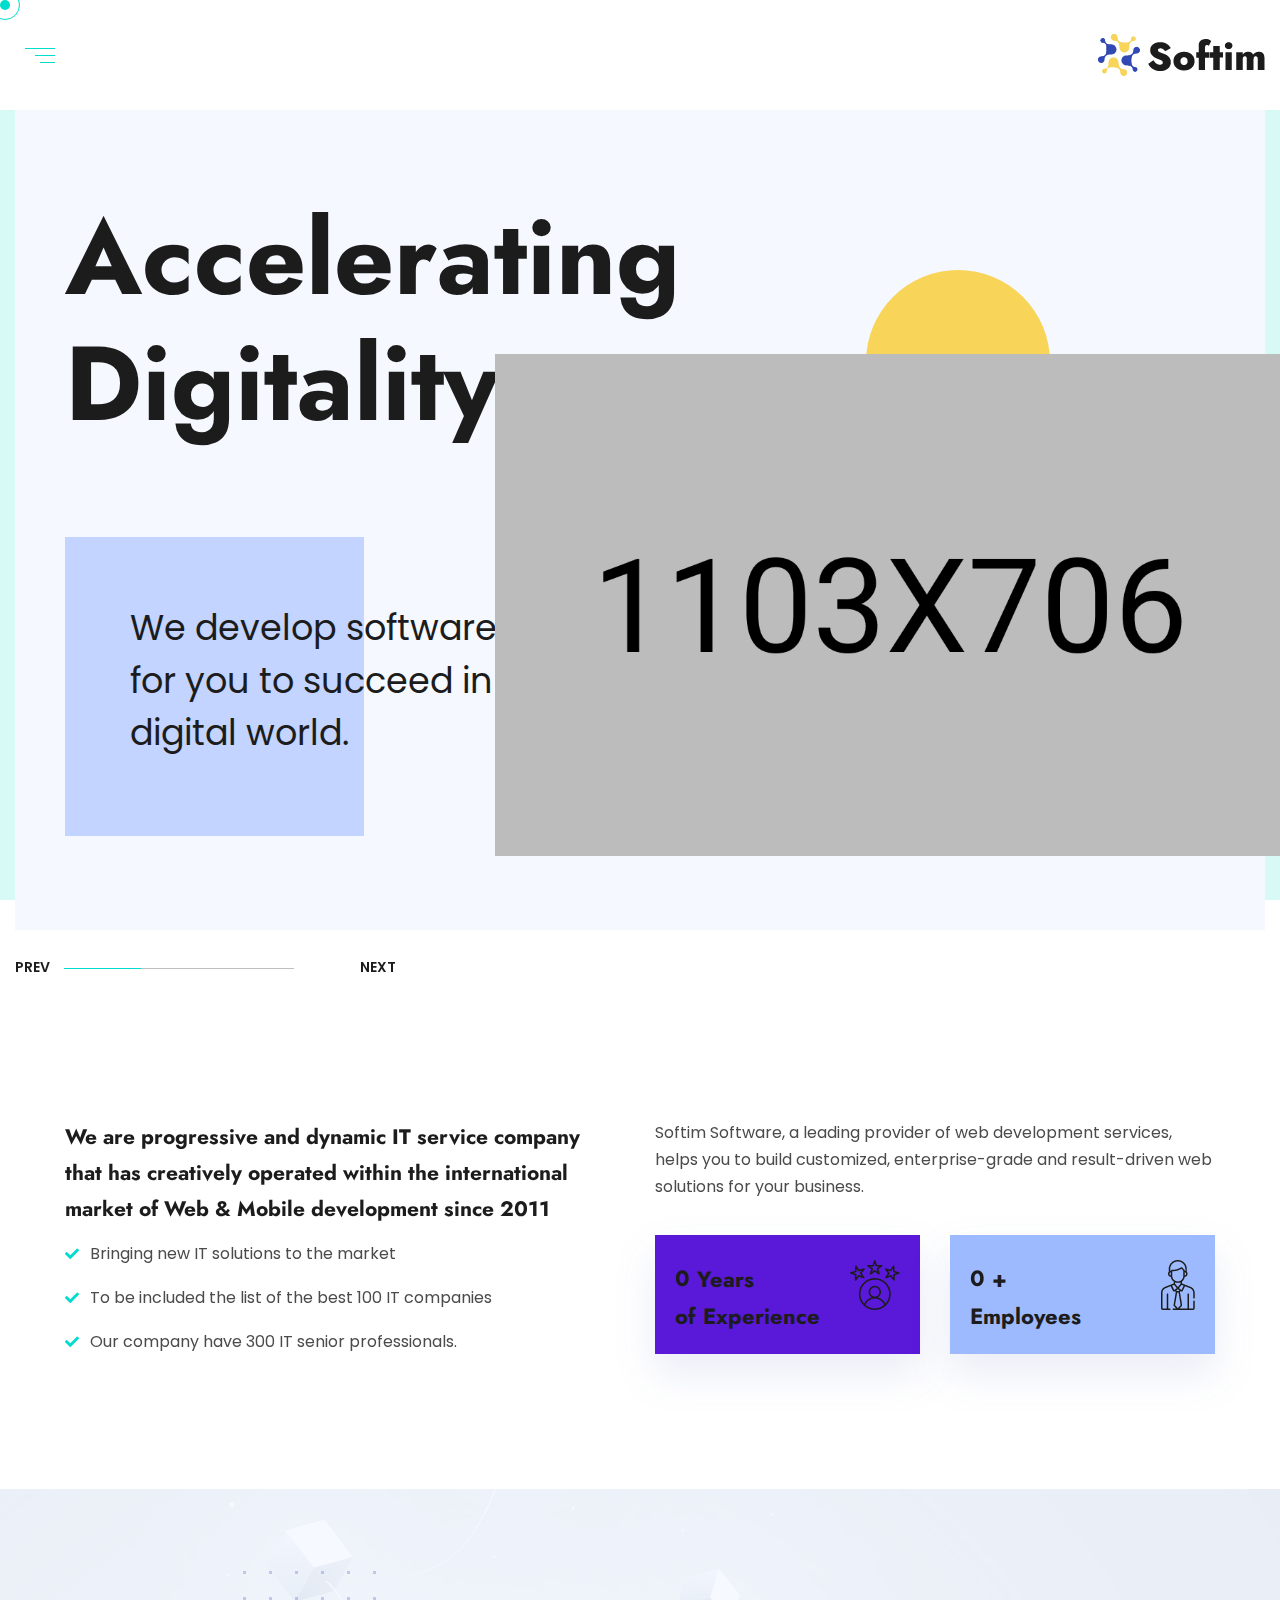
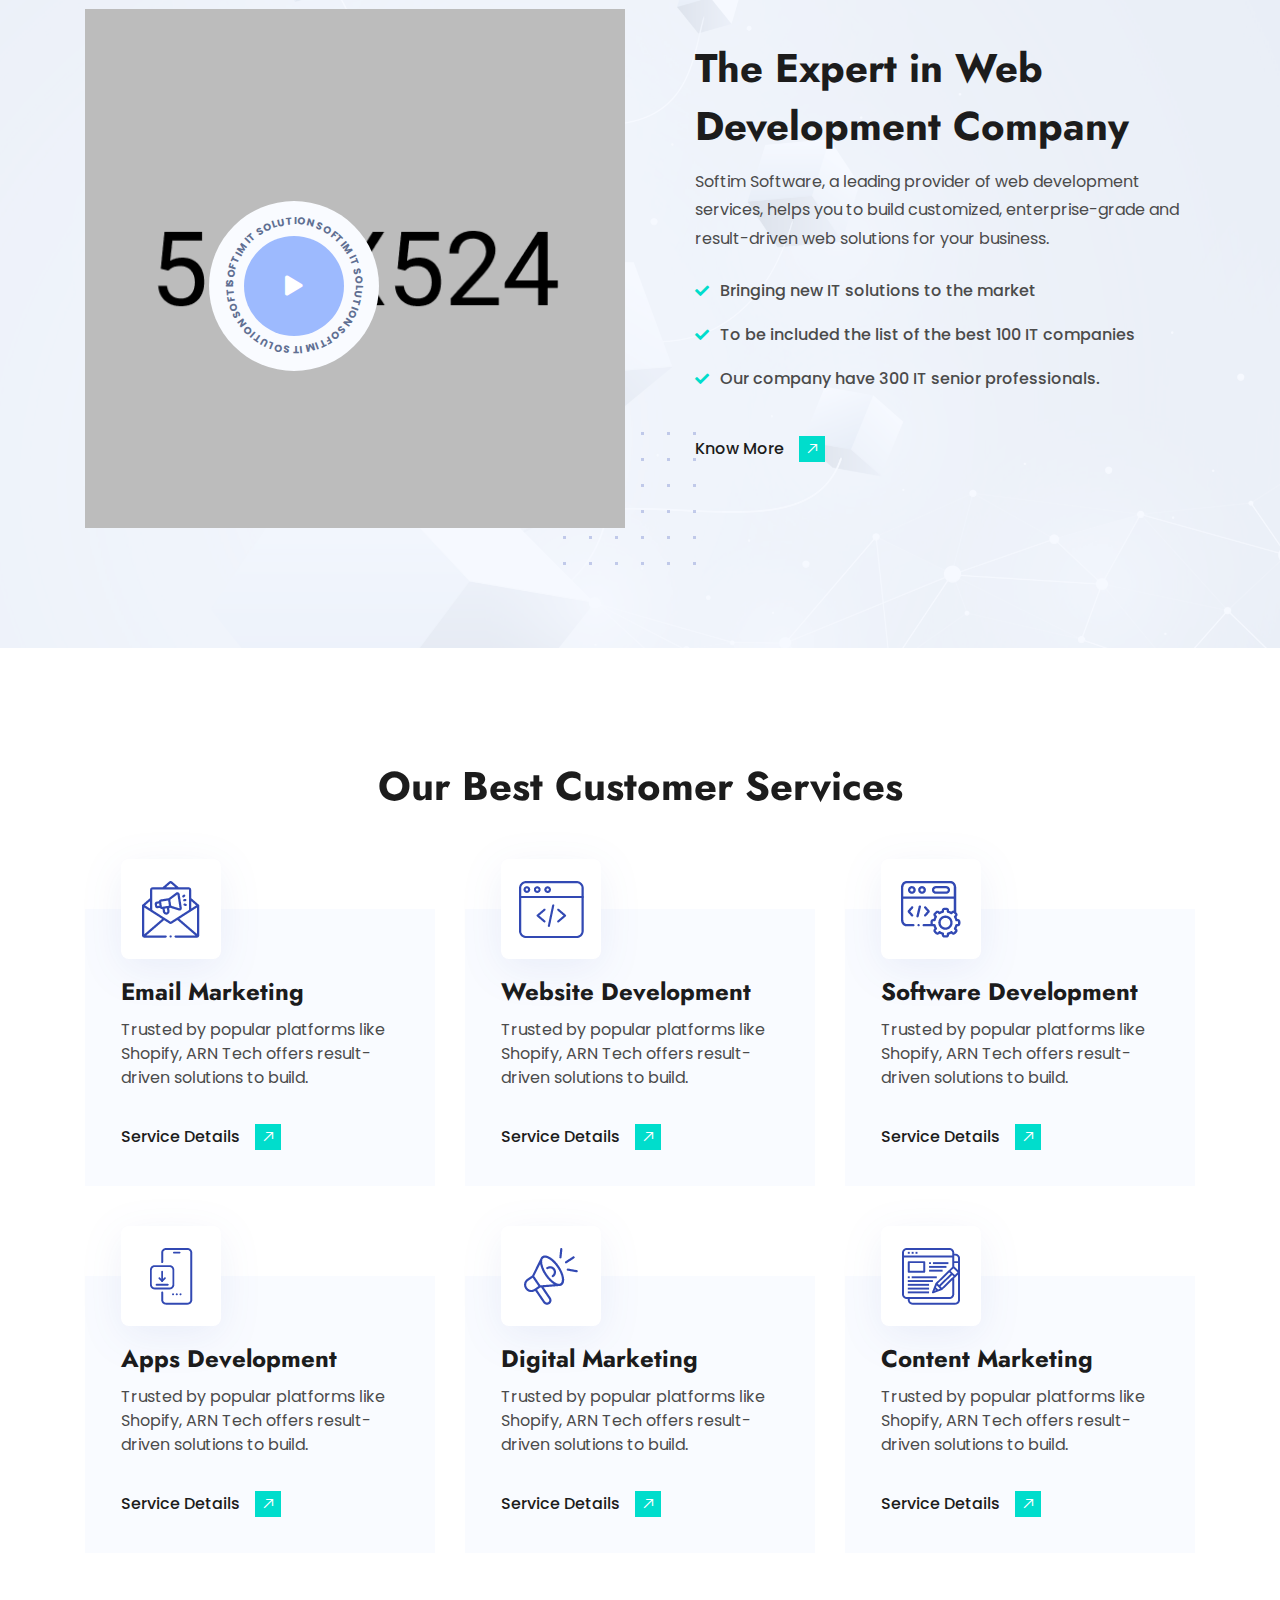
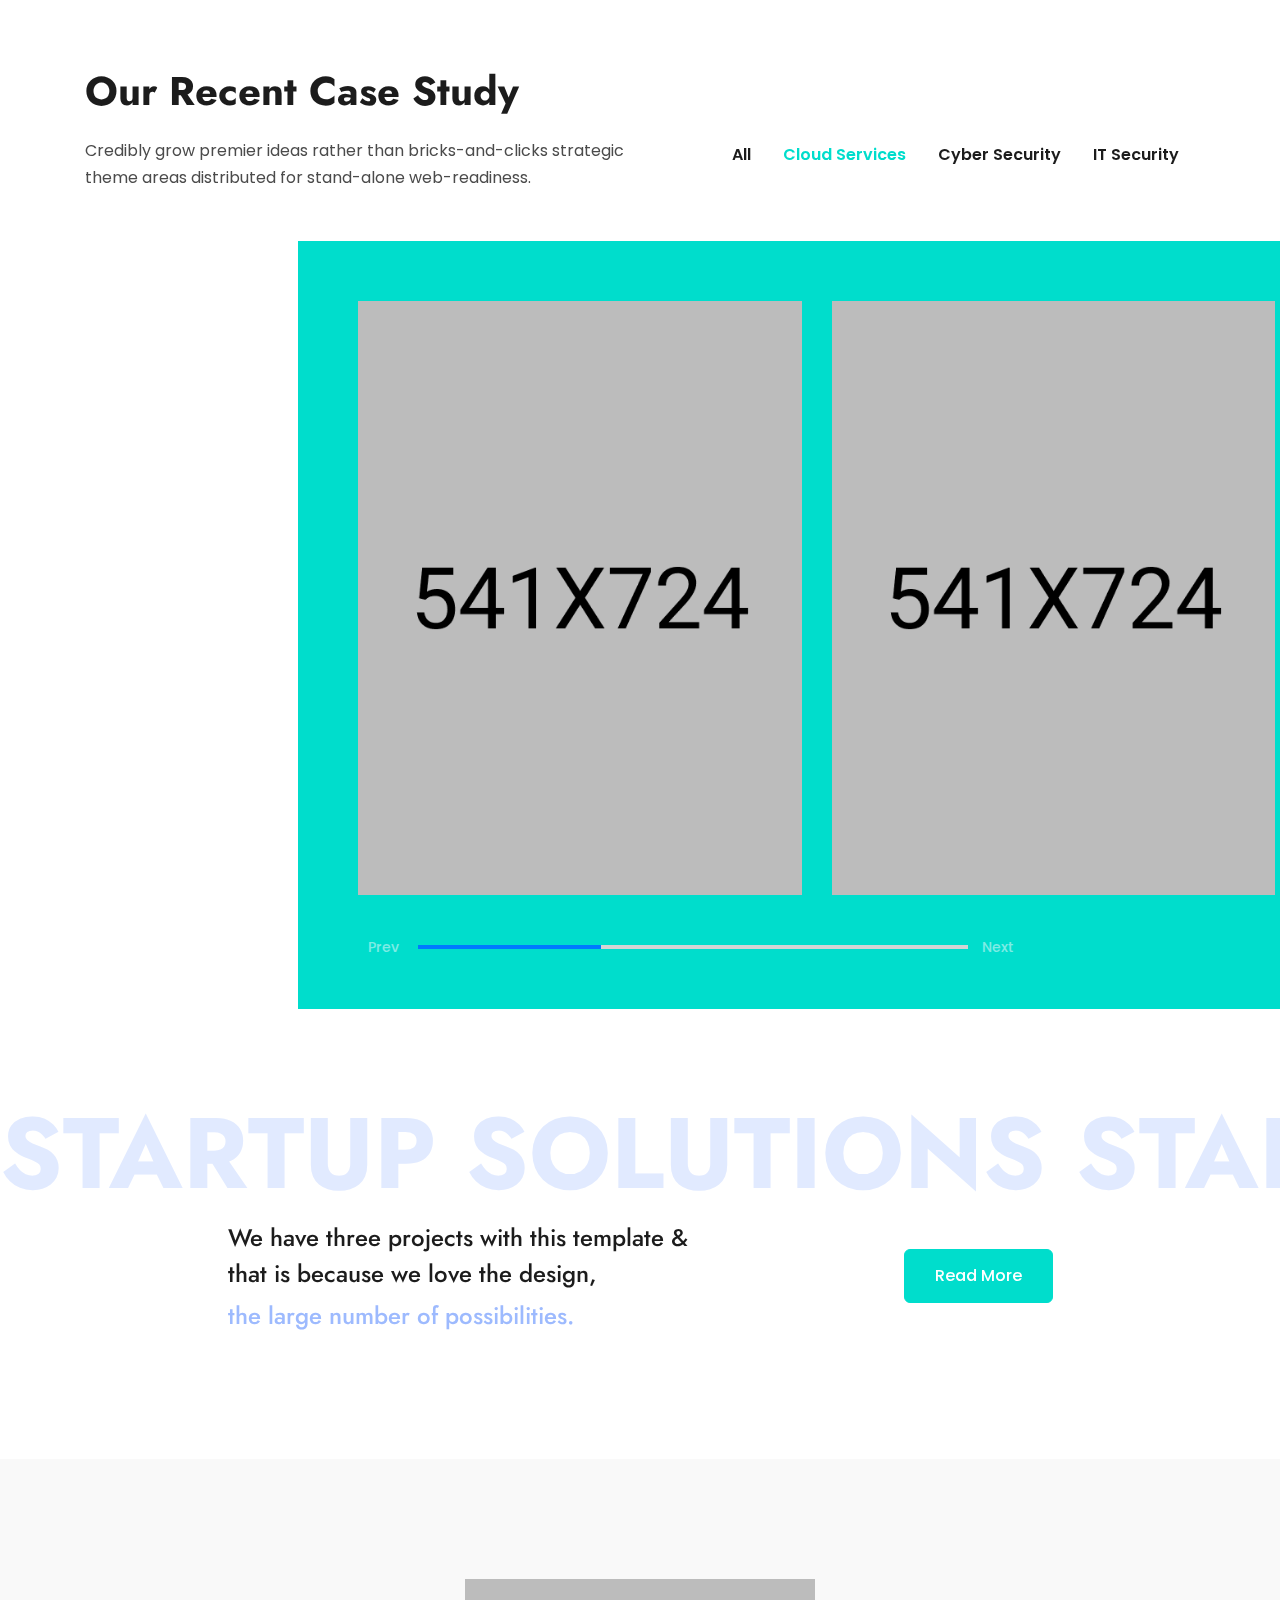
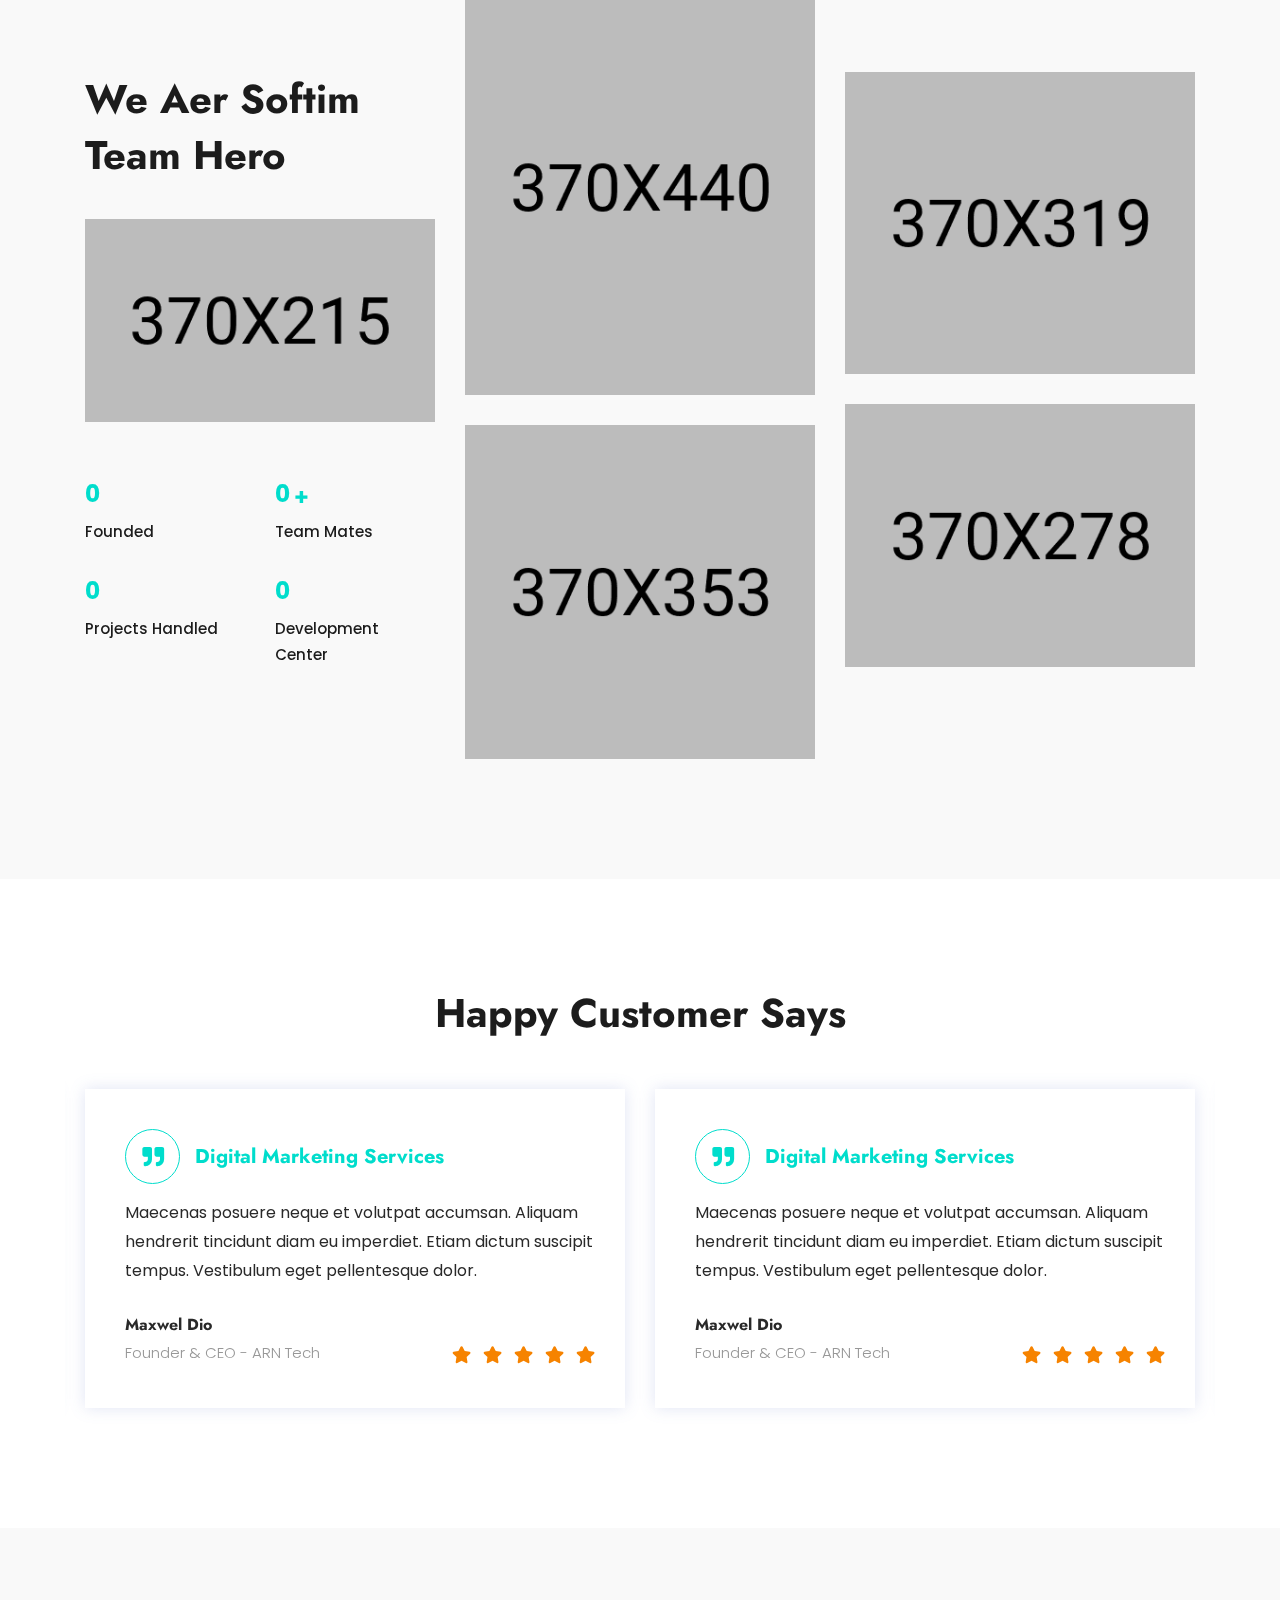
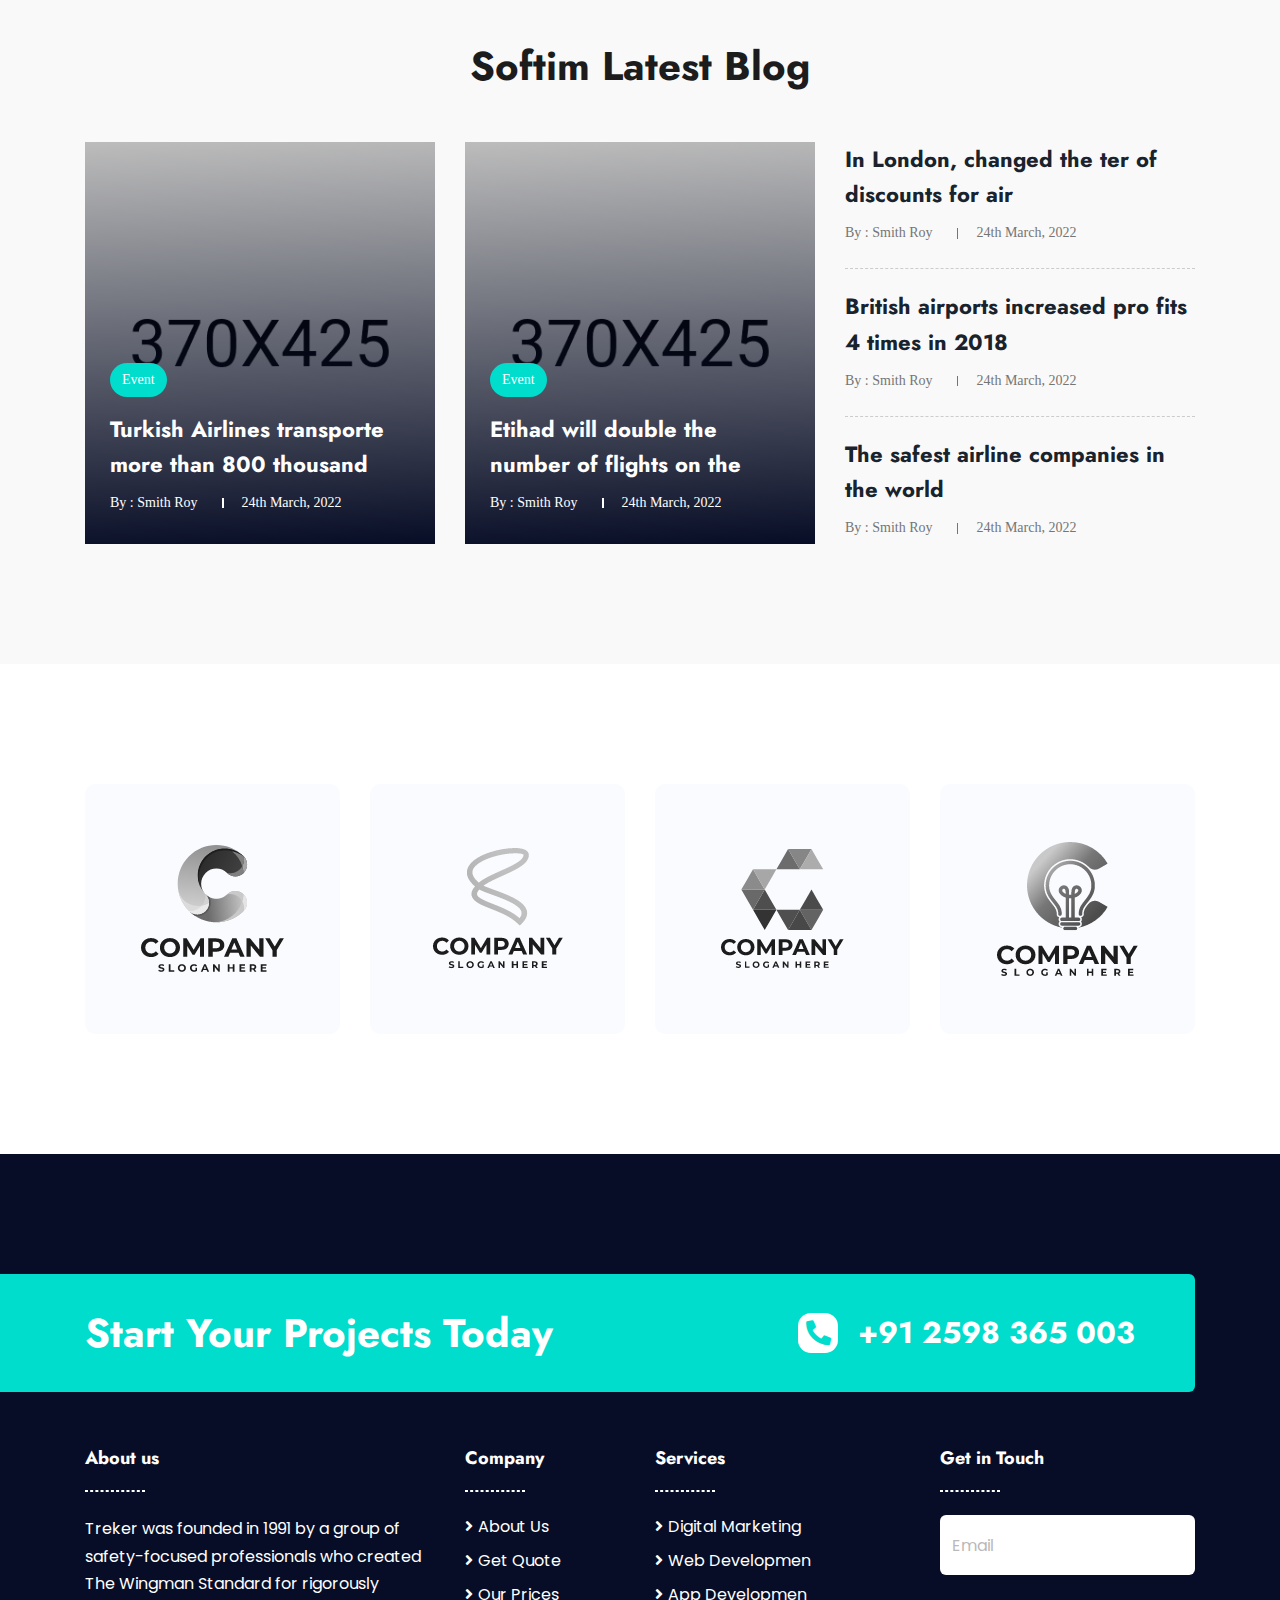
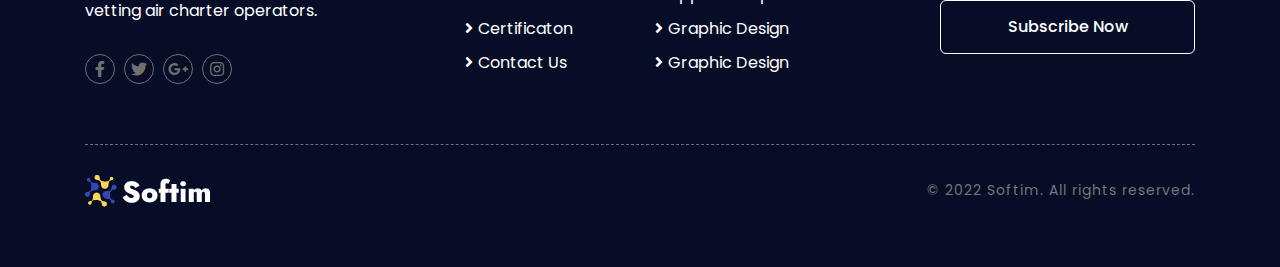
<file: index-three.html>
<!DOCTYPE html>
<html lang="en">
<head>
    <meta charset="UTF-8">
    <meta name="viewport" content="width=device-width, initial-scale=1.0,maximum-scale=1.0, user-scalable=no" />
    <meta http-equiv="X-UA-Compatible" content="ie=edge">
    <title>Softim - It Solution Html Template</title>
    <link rel="preconnect" href="https://fonts.googleapis.com">
    <link rel="preconnect" href="https://fonts.gstatic.com" crossorigin>
    <link href="https://fonts.googleapis.com/css2?family=Jost:ital,wght@0,100;0,200;0,300;0,400;0,500;0,600;0,700;0,800;0,900;1,100;1,200;1,300;1,400;1,500;1,600;1,700;1,800;1,900&family=Poppins:ital,wght@0,100;0,200;0,300;0,400;0,500;0,600;0,700;0,800;0,900;1,100;1,200;1,300;1,400;1,500;1,600;1,700;1,800;1,900&display=swap" rel="stylesheet">
    <!-- fontawesome css link -->
    <link rel="stylesheet" href="assets/css/fontawesome-all.min.css">
    <!-- bootstrap css link -->
    <link rel="stylesheet" href="assets/css/bootstrap.min.css">
    <!-- favicon -->
    <link rel="shortcut icon" href="assets/images/fav.png" type="image/x-icon">
    <!-- swipper css link -->
    <link rel="stylesheet" href="assets/css/swiper.min.css">
    <!-- lightcase css links -->
    <link rel="stylesheet" href="assets/css/lightcase.css">
    <!-- odometer css link -->
    <link rel="stylesheet" href="assets/css/odometer.css">
    <!-- line-awesome-icon css -->
    <link rel="stylesheet" href="assets/css/icomoon.css">
    <!-- line-awesome-icon css -->
    <link rel="stylesheet" href="assets/css/line-awesome.min.css">
    <!-- animate.css -->
    <link rel="stylesheet" href="assets/css/animate.css">
    <!-- aos.css -->
    <link rel="stylesheet" href="assets/css/aos.css">
    <!-- nice select css -->
    <link rel="stylesheet" href="assets/css/nice-select.css">
    <!-- main style css link -->
    <link rel="stylesheet" href="assets/css/style.css">
    <!-- Responsive Css -->
    <link rel="stylesheet" href="assets/css/responsive.css">
</head>
<body>



<!--~~~~~~~~~~~~~~~~~~~~~~~~~~~~~~~~~~~~~~~
    Start Preloader
~~~~~~~~~~~~~~~~~~~~~~~~~~~~~~~~~~~~~~~~-->
<div class="preloader">
    <div class="drawing" id="loading">
        <div class="loading-dot"></div>
    </div>
</div>
<!--~~~~~~~~~~~~~~~~~~~~~~~~~~~~~~~~~~~~~~~
    End Preloader
~~~~~~~~~~~~~~~~~~~~~~~~~~~~~~~~~~~~~~~~-->


<div class="cursor"></div>
<div class="cursor-follower"></div>


<!--~~~~~~~~~~~~~~~~~~~~~~~~~~~~~~~~~~~~~~~
    Start Header
~~~~~~~~~~~~~~~~~~~~~~~~~~~~~~~~~~~~~~~~-->
<header class="header-section home-three">
    <div class="header">
        <div class="header-bottom-area home-three">
            <div class="container custom-container-three">
                <div class="header-menu-content">
                    <nav class="navbar home-three navbar-expand-xl p-0">
                        <a class="site-logo site-title home-three-logo" href="index.html"><img src="assets/images/logo-three.png" alt="site-logo"></a>
                        <button class="navbar-toggler home-three d-block d-xl-none ml-auto" type="button" data-toggle="collapse" data-target="#navbarSupportedContent"
                            aria-controls="navbarSupportedContent" aria-expanded="false" aria-label="Toggle navigation">
                            <span class="toggle-bar"></span>
                        </button>
                        <div class="collapse navbar-collapse" id="navbarSupportedContent">
                            <div class="header-right">
                                <button class="menu-toggler style-01 home-three ml-auto">
                                    <span class="toggle-bar home-three"></span>
                                </button>

                                <div class="menu-toggler-wrapper home-three d-block d-xl-none">
                                    <ul class="navbar-nav main-menu style-01">
                                        <li class="menu_has_children">
                                            <a href="#0">Home <i class="las la-angle-down"></i></a>
                                            <ul class="sub-menu">
                                                <li><a href="index.html">Home One</a></li>
                                                <li><a href="index-two.html">Home Two</a></li>
                                                <li><a href="index-three.html">Home Three</a></li>
                                                <li><a href="index-four.html">Home Four</a></li>
                                                <li><a href="index-five.html">Home Five</a></li>
                                            </ul>
                                        </li>
                                        <li><a href="about.html">About</a></li>
                                        <li class="menu_has_children">
                                            <a href="#0">Services <i class="las la-angle-down"></i></a>
                                            <ul class="sub-menu">
                                                <li><a href="service.html">Service One</a></li>
                                                <li><a href="service-two.html">Service Two</a></li>
                                                <li><a href="service-details.html">Service Details</a></li>
                                                <li><a href="service-details-two.html">Service Details Two</a></li>
                                            </ul>
                                        </li>
                                        <li><a href="portfolio.html">Portfolio</a></li>
                                        <li class="menu_has_children">
                                            <a href="#0">Pages <i class="las la-angle-down"></i></a>
                                            <ul class="sub-menu">
                                                <li><a href="project.html">Project</a></li>
                                                <li><a href="project-details.html">Project Details</a></li>
                                                <li><a href="team.html">Team</a></li>
                                                <li><a href="team-details.html">Team Details</a></li>
                                                <li><a href="plan.html">Pricing Plan</a></li>
                                                <li><a href="faq.html">FAQ</a></li>
                                            </ul>
                                        </li>
                                        <li class="menu_has_children">
                                            <a href="#0">Blog <i class="las la-angle-down"></i></a>
                                            <ul class="sub-menu">
                                                <li><a href="blog.html">Blog</a></li>
                                                <li><a href="blog-classic.html">Blog Classic</a></li>
                                                <li><a href="blog-details.html">Blog Details</a></li>
                                            </ul>
                                        </li>
                                        <li><a href="contact.html">Contact</a></li>
                                    </ul>
                                </div>
                            </div>
                        </div>
                        <div class="logo-wrapper">
                            <a class="site-title" href="index.html"><img src="assets/images/logo-three.png" alt="site-logo"></a>
                        </div>
                        <div class="touch">
                            <a href="contact.html"><span>Get In touch</span></a>
                            <div class="icon">
                                <i class="las la-arrow-right"></i>
                            </div>
                        </div>
                    </nav>
                </div>
            </div>
        </div>
    </div>
</header>
<!--~~~~~~~~~~~~~~~~~~~~~~~~~~~~~~~~~~~~~~~
    End Header
~~~~~~~~~~~~~~~~~~~~~~~~~~~~~~~~~~~~~~~~-->

<!--~~~~~~~~~~~~~~~~~~~~~~~~~~~~~~~~~~~~~~~
    Start Desktop Creative Menu
~~~~~~~~~~~~~~~~~~~~~~~~~~~~~~~~~~~~~~~~-->

<div class="home-three-menu">
    <div class="menu-open">
        <div class="close-btn">
            <div class="logo">
                <a class="site-logo site-title home-three-logo" href="index.html"><img src="assets/images/home-three/footer-logo.png" alt="site-logo"></a>
            </div>
            <div class="cross-btn">
                <a href="javascript:void(0)">
                    <i class="las la-times"></i>
                </a>
            </div>
        </div>
        <div class="nav-wrapper">
            <span class="menu-text">Menu</span>
            <ul class="navigation-three">
                <li class="menu_has_children">
                    <a href="#0"><span>Home</span><i class="las la-angle-down"></i></a>
                    <ul class="sub-menu">
                        <li><a href="index.html"><span>Home One</span></a></li>
                        <li><a href="index-two.html"><span>Home Two</span></a></li>
                        <li><a href="index-three.html"><span>Home Three</span></a></li>
                        <li><a href="index-four.html"><span>Home Four</span></a></li>
                        <li><a href="index-five.html"><span>Home Five</span></a></li>
                    </ul>
                </li>
                <li><a href="about.html"><span>About</span></a></li>
                <li class="menu_has_children">
                    <a href="#0"><span>Services</span><i class="las la-angle-down"></i></a>
                    <ul class="sub-menu">
                        <li><a href="service.html"><span>Service One</span></a></li>
                        <li><a href="service-two.html"><span>Service Two</span></a></li>
                        <li><a href="service-details.html"><span>Service Details</span></a></li>
                        <li><a href="service-details-two.html"><span> Details Two</span> </a></li>
                    </ul>
                </li>
                <li><a href="portfolio.html"><span>Portfolio</span></a></li>
                <li class="menu_has_children">
                    <a href="#0"><span>Pages</span><i class="las la-angle-down"></i></a>
                    <ul class="sub-menu">
                        <li><a href="project.html"><span>Project</span></a></li>
                        <li><a href="project-details.html"><span>Project Details</span></a></li>
                        <li><a href="team.html"><span></span> Team</a></li>
                        <li><a href="team-details.html"><span>Team Details</span></a></li>
                        <li><a href="plan.html"><span>Pricing Plan</span></a></li>
                        <li><a href="faq.html"><span>FAQ</span></a></li>
                    </ul>
                </li>
                <li class="menu_has_children">
                    <a href="#0"><span>Blog</span> <i class="las la-angle-down"></i></a>
                    <ul class="sub-menu">
                        <li><a href="blog.html"><span>Blog</span></a></li>
                        <li><a href="blog-classic.html"><span>Blog Classic</span></a></li>
                        <li><a href="blog-details.html"><span>Blog Details</span></a></li>
                    </ul>
                </li>
                <li><a href="contact.html"><span>Contact</span></a></li>
            </ul>
            <div class="address-wrapper">
                <div class="address">
                    <h6 class="title">Address</h6>
                    <p>72 Main Drive, Calibry, FL</p>
                </div>
                <div class="contact">
                    <h6 class="title">Contact</h6>
                    <p><a href="tel:+1 (900) 696 3600">+1 (900) 696 3600</a></p>
                    <p><a href="mailto:">softim@gmail.com</a></p>
                </div>
                <ul class="footer-social">
                    <h6 class="title">Follow Us</h6>
                    <li><a href="#0"><i class="fab fa-facebook-f"></i></a></li>
                    <li><a href="#0"><i class="fab fa-twitter"></i></a></li>
                    <li><a href="#0"><i class="fab fa-google-plus-g"></i></a></li>
                    <li><a href="#0"><i class="fab fa-instagram"></i></a></li>
                </ul>
            </div>
        </div>  
    </div>
</div>

<!--~~~~~~~~~~~~~~~~~~~~~~~~~~~~~~~~~~~~~~~
    End Desktop Creative Menu
~~~~~~~~~~~~~~~~~~~~~~~~~~~~~~~~~~~~~~~~-->

<!--~~~~~~~~~~~~~~~~~~~~~~~~~~~~~~~~~~~~~~~
    Start Banner
~~~~~~~~~~~~~~~~~~~~~~~~~~~~~~~~~~~~~~~~-->
<section class="banner-section home-three">
    <div class="banner-three-slider">
        <div class="swiper-wrapper">
            <div class="swiper-slide">
                <div class="container custom-container-three">
                    <div class="home-three-banner">
                        <img src="assets/images/home-three/Ellipse.png" class="banner-shape" alt="">
                        <div class="row align-items-end mb-30-none">
                            <div class="col-xl-5 col-lg-6">
                                <div class="banner-content-two" data-aos="fade-right" data-aos-duration="1800">
                                    <h1 class="title">Accelerating Digitality</h1>
                                    <span></span>
                                    <p>We develop software <br> for you to succeed in a <br> digital world.</p>
                                </div>
                            </div>
                            <div class="banner-image">
                                <img src="assets/images/home-three/home-three-banner.png" alt="">
                            </div>
                        </div>
                    </div>
                </div>
            </div>
            <div class="swiper-slide">
                <div class="container custom-container-three">
                    <div class="home-three-banner">
                        <img src="assets/images/home-three/Ellipse.png" class="banner-shape" alt="">
                        <div class="row align-items-end mb-30-none">
                            <div class="col-xl-5 col-lg-6">
                                <div class="banner-content-two" data-aos="fade-right" data-aos-duration="1800">
                                    <h1 class="title">Accelerating Digitality</h1>
                                    <span></span>
                                    <p>We develop software <br> for you to succeed in a <br> digital world.</p>
                                </div>
                            </div>
                            <div class="banner-image">
                                <img src="assets/images/home-three/home-three-banner-02.jpg" alt="">
                            </div>
                        </div>
                    </div>
                </div>
            </div>
            <div class="swiper-slide">
                <div class="container custom-container-three">
                    <div class="home-three-banner">
                        <img src="assets/images/home-three/Ellipse.png" class="banner-shape" alt="">
                        <div class="row align-items-end mb-30-none">
                            <div class="col-xl-5 col-lg-6">
                                <div class="banner-content-two" data-aos="fade-right" data-aos-duration="1800">
                                    <h1 class="title">Accelerating Digitality</h1>
                                    <span></span>
                                    <p>We develop software <br> for you to succeed in a <br> digital world.</p>
                                </div>
                            </div>
                            <div class="banner-image">
                                <img src="assets/images/home-three/home-three-banner-03.jpg" alt="">
                            </div>
                        </div>
                    </div>
                </div>
            </div>
        </div>
        <div class="custom-navigation next-text">NEXT</div>
        <div class="custom-navigation prev-text">PREV</div>
        <div class="custom-pagination"></div>
    </div>  
</section>
<!--~~~~~~~~~~~~~~~~~~~~~~~~~~~~~~~~~~~~~~~
    End Banner
~~~~~~~~~~~~~~~~~~~~~~~~~~~~~~~~~~~~~~~~-->

<!--~~~~~~~~~~~~~~~~~~~~~~~~~~~~~~~~~~~~~~~
    Start Experience Section
~~~~~~~~~~~~~~~~~~~~~~~~~~~~~~~~~~~~~~~~-->
<section class="experience-secction">
    <div class="container custom-container-four">
        <div class="row">
            <div class="col-xl-6 col-lg-6 mb-30">
                <div class="experience-content">
                    <h4 class="title">We are progressive and dynamic IT service company that has creatively operated within the international market of Web & Mobile development since 2011</h4>
                    <ul class="plan-list">
                        <li>Bringing new IT solutions to the market</li>
                        <li>To be included the list of the best 100 IT companies</li>
                        <li>Our company have 300 IT senior professionals.</li>
                    </ul>
                </div>
            </div>
            <div class="col-xl-6 col-lg-6 mb-30">
                <div class="statistics-item-area">
                    <p>Softim Software, a leading provider of web development services, helps you to build customized, enterprise-grade and result-driven web solutions for your business.</p>
                    <div class="row mb-30-none">
                        <div class="col-xl-6 col-lg-6 col-md-6 mb-30">
                            <div class="icon-box-items">
                                <div class="content">
                                    <div class="odo-area">
                                        <h3 class="odo-title odometer" data-odometer-final="10">0</h3>
                                        <h3 class="title">Years</h3>
                                    </div>
                                    <p>of Experience</p>
                                </div>
                                <div class="icon">
                                    <img src="assets/images/home-three/customer-review.png" alt="icon">
                                </div>
                            </div>
                        </div>
                        <div class="col-xl-6 col-lg-6 col-md-6 mb-30">
                            <div class="icon-box-items style-01">
                                <div class="content">
                                    <div class="odo-area">
                                        <h3 class="odo-title odometer" data-odometer-final="125">0</h3>
                                        <h3 class="title">+</h3>
                                    </div>
                                    <p>Employees</p>
                                </div>
                                <div class="icon">
                                    <img src="assets/images/home-three/employee.png" alt="icon">
                                </div>
                            </div>
                        </div>
                    </div>
                </div>
            </div>
        </div>
    </div>
</section>

<!--~~~~~~~~~~~~~~~~~~~~~~~~~~~~~~~~~~~~~~~
    End Experience Section
~~~~~~~~~~~~~~~~~~~~~~~~~~~~~~~~~~~~~~~~-->

<!--~~~~~~~~~~~~~~~~~~~~~~~~~~~~~~~~~~~~~~~
    Start Development Section
~~~~~~~~~~~~~~~~~~~~~~~~~~~~~~~~~~~~~~~~-->
<section class="development-section" style="background-image: url(assets/images/home-three/dev-bg.png);">
    <div class="container">
         <img src="assets/images/home-three/grid.png" class="shape-01" alt="">
         <img src="assets/images/home-three/grid.png" class="shape-02" alt="">
        <div class="row">
            <div class="col-xl-6 col-lg-6 mb-30">
                <div class="thumbnail">
                    <img src="assets/images/home-three/develop.png" alt="">
                    <div class="about-thumb-video">
                        <div class="circle">
                            <svg version="1.1" xmlns="http://www.w3.org/2000/svg" xmlns:xlink="http://www.w3.org/1999/xlink" x="0px" y="0px" width="300px" height="300px" viewBox="0 0 300 300" enable-background="new 0 0 300 300" xml:space="preserve">
                                <defs>
                                    <path id="circlePath" d=" M 150, 150 m -60, 0 a 60,60 0 0,1 120,0 a 60,60 0 0,1 -120,0 "></path>
                                </defs>
                                <circle cx="150" cy="100" r="75" fill="none"></circle>
                                <g>
                                    <use xlink:href="#circlePath" fill="none"></use>
                                    <text fill="#606F92">
                                        <textPath xlink:href="#circlePath">Softim it solution Softim it solution Softim it solution Softim it solution</textPath>
                                    </text>
                                </g>
                            </svg>
                        </div>
                        <div class="video-main">
                            <a class="video-icon video" data-rel="lightcase:myCollection" href="https://www.youtube.com/embed/LRhrNC-OC0Y">
                                <i class="fas fa-play"></i>
                            </a>
                        </div>
                    </div>
                </div>
            </div>
            <div class="col-xl-6 col-lg-6 mb-30">
                <div class="content">
                    <div class="title">The Expert in Web Development Company</div>
                    <p>Softim Software, a leading provider of web development services, helps you to build customized, enterprise-grade and result-driven web solutions for your business.</p>
                    <ul class="plan-list">
                        <li>Bringing new IT solutions to the market</li>
                        <li>To be included the list of the best 100 IT companies</li>
                        <li>Our company have 300 IT senior professionals.</li>
                    </ul>
                    <div class="more-btn">
                        <a href="#0"><span>Know More</span></a>
                        <div class="icon">
                             <i class="las la-arrow-right"></i>
                        </div>
                    </div>
                </div>
            </div>
        </div>
    </div>
</section>
<!--~~~~~~~~~~~~~~~~~~~~~~~~~~~~~~~~~~~~~~~
    End Development Section
~~~~~~~~~~~~~~~~~~~~~~~~~~~~~~~~~~~~~~~~-->

<!--~~~~~~~~~~~~~~~~~~~~~~~~~~~~~~~~~~~~~~~
    Start Customer Service Section
~~~~~~~~~~~~~~~~~~~~~~~~~~~~~~~~~~~~~~~~-->
<section class="customer-service-section">
    <div class="container">
        <div class="row justify-content-center">
            <div class="col-xl-7 col-lg-8 text-center">
                <div class="section-header">
                    <h2 class="section-title">Our Best Customer Services</h2>
                </div>
            </div>
        </div>
        <div class="row">
            <div class="col-xl-4 col-lg-4 mb-30">
                <div class="service-single-item">
                    <div class="icon">
                        <img src="assets/images/home-three/newsletter.png" alt="">
                    </div>
                    <div class="content">
                        <a href="service-details.html"><h6 class="title">Email Marketing</h6></a>
                        <p>Trusted by popular platforms like Shopify, ARN Tech offers result-driven solutions to build.</p>
                        <div class="more-btn">
                            <a href="service-details.html"><span>Service Details</span></a>
                            <div class="icons">
                                <i class="las la-arrow-right"></i>
                            </div>
                        </div>
                    </div>
                </div>
            </div>
            <div class="col-xl-4 col-lg-4 mb-30">
                <div class="service-single-item">
                    <div class="icon">
                        <img src="assets/images/home-three/web-programming.png" alt="">
                    </div>
                    <div class="content">
                        <a href="service-details.html"><h6 class="title">Website Development</h6></a>
                        <p>Trusted by popular platforms like Shopify, ARN Tech offers result-driven solutions to build.</p>
                        <div class="more-btn">
                            <a href="service-details.html"><span>Service Details</span></a>
                            <div class="icons">
                                <i class="las la-arrow-right"></i>
                            </div>
                        </div>
                    </div>
                </div>
            </div>
            <div class="col-xl-4 col-lg-4 mb-30">
                <div class="service-single-item">
                    <div class="icon">
                        <img src="assets/images/home-three/coding.png" alt="">
                    </div>
                    <div class="content">
                        <a href="service-details.html"><h6 class="title">Software Development</h6></a>
                        <p>Trusted by popular platforms like Shopify, ARN Tech offers result-driven solutions to build.</p>
                        <div class="more-btn">
                            <a href="service-details.html"><span>Service Details</span></a>
                            <div class="icons">
                                <i class="las la-arrow-right"></i>
                            </div>
                        </div>
                    </div>
                </div>
            </div>
        </div>
        <div class="row rmt-60">
            <div class="col-xl-4 col-lg-4 mb-30">
                <div class="service-single-item">
                    <div class="icon">
                        <img src="assets/images/home-three/apps.png" alt="">
                    </div>
                    <div class="content">
                        <a href="service-details.html"><h6 class="title">Apps Development</h6></a>
                        <p>Trusted by popular platforms like Shopify, ARN Tech offers result-driven solutions to build.</p>
                        <div class="more-btn">
                            <a href="service-details.html"><span>Service Details</span></a>
                            <div class="icons">
                                <i class="las la-arrow-right"></i>
                            </div>
                        </div>
                    </div>
                </div>
            </div>
            <div class="col-xl-4 col-lg-4 mb-30">
                <div class="service-single-item">
                    <div class="icon">
                        <img src="assets/images/home-three/megaphone.png" alt="">
                    </div>
                    <div class="content">
                        <a href="service-details.html"><h6 class="title">Digital Marketing</h6></a>
                        <p>Trusted by popular platforms like Shopify, ARN Tech offers result-driven solutions to build.</p>
                        <div class="more-btn">
                            <a href="service-details.html"><span>Service Details</span></a>
                            <div class="icons">
                                <i class="las la-arrow-right"></i>
                            </div>
                        </div>
                    </div>
                </div>
            </div>
            <div class="col-xl-4 col-lg-4 mb-30">
                <div class="service-single-item">
                    <div class="icon">
                        <img src="assets/images/home-three/blog.png" alt="">
                    </div>
                    <div class="content">
                        <a href="service-details.html"><h6 class="title">Content Marketing</h6></a>
                        <p>Trusted by popular platforms like Shopify, ARN Tech offers result-driven solutions to build.</p>
                        <div class="more-btn">
                            <a href="service-details.html"><span>Service Details</span></a>
                            <div class="icons">
                                <i class="las la-arrow-right"></i>
                            </div>
                        </div>
                    </div>
                </div>
            </div>
        </div>
    </div>
</section>
<!--~~~~~~~~~~~~~~~~~~~~~~~~~~~~~~~~~~~~~~~
    End Customer Service Section
~~~~~~~~~~~~~~~~~~~~~~~~~~~~~~~~~~~~~~~~-->

<!--~~~~~~~~~~~~~~~~~~~~~~~~~~~~~~~~~~~~~~~
    Start Case Study Section
~~~~~~~~~~~~~~~~~~~~~~~~~~~~~~~~~~~~~~~~-->
<section class="case-study-section">
    <div class="container">
        <div class="row">
            <div class="col-xl-12">
                <div class="section-header-wrapper">
                    <div class="section-header">
                        <h2 class="section-title">Our Recent Case Study</h2>
                        <p>Credibly grow premier ideas rather than bricks-and-clicks strategic theme areas distributed for stand-alone web-readiness.</p>
                    </div>
                    <ul class="nav nav-pills mb-3">
                        <li class="nav-item">
                            <a class="nav-link" data-toggle="pill" href="#all">All</a>
                        </li>
                        <li class="nav-item">
                            <a class="nav-link active"data-toggle="pill" href="#cloud-services">Cloud Services</a>
                        </li>
                        <li class="nav-item">
                            <a class="nav-link" data-toggle="pill" href="#cyber-security">Cyber Security</a>
                        </li>
                        <li class="nav-item">
                            <a class="nav-link" data-toggle="pill" href="#it-security">IT Security</a>
                        </li>
                    </ul>
                </div>
            </div>
        </div>
    </div>
    <div class="tab-content" id="pills-tabContent">
        <div class="tab-pane fade" id="all">
            <div class="container-fluid">
                <div class="row mb-10-none">
                    <div class="col-xl-10 offset-xl-2">
                        <div class="case-study-slider-wrapper">
                            <div class="case-study-slider oh">
                                <div class="swiper-wrapper">
                                    <div class="swiper-slide">
                                        <div class="case-study-single-item">
                                            <div class="thumbnail">
                                                <img src="assets/images/home-three/case-01.png" alt="">
                                            </div>
                                            <div class="content">
                                                <h5 class="title">Product Engineering</h5>
                                                <p>Trusted by popular platforms like Shopify, ARN Tech offers result-driven solutions to build.</p>
                                            </div>
                                        </div>
                                    </div>
                                    <div class="swiper-slide">
                                        <div class="case-study-single-item">
                                            <div class="thumbnail">
                                                <img src="assets/images/home-three/case-02.png" alt="">
                                            </div>
                                            <div class="content">
                                                <h5 class="title">Product Engineering</h5>
                                                <p>Trusted by popular platforms like Shopify, ARN Tech offers result-driven solutions to build.</p>
                                            </div>
                                        </div>
                                    </div>
                                    <div class="swiper-slide">
                                        <div class="case-study-single-item">
                                            <div class="thumbnail">
                                                <img src="assets/images/home-three/case-03.png" alt="">
                                            </div>
                                            <div class="content">
                                                <h5 class="title">Product Engineering</h5>
                                                <p>Trusted by popular platforms like Shopify, ARN Tech offers result-driven solutions to build.</p>
                                            </div>
                                        </div>
                                    </div>
                                </div>
                                <div class="next-text">Next</div>
                                <div class="prev-text">Prev</div>
                                <div class="swiper-pagination"></div>
                            </div>
                        </div>
                    </div>
                </div>
            </div>
        </div>
        <div class="tab-pane fade show active" id="cloud-services">
            <div class="container-fluid">
                <div class="row mb-10-none">
                    <div class="col-xl-10 offset-xl-2">
                        <div class="case-study-slider-wrapper">
                            <div class="case-study-slider oh">
                                <div class="swiper-wrapper">
                                    <div class="swiper-slide">
                                        <div class="case-study-single-item">
                                            <div class="thumbnail">
                                                <img src="assets/images/home-three/case-01.png" alt="">
                                            </div>
                                            <div class="content">
                                                <h5 class="title">Product Engineering</h5>
                                                <p>Trusted by popular platforms like Shopify, ARN Tech offers result-driven solutions to build.</p>
                                            </div>
                                        </div>
                                    </div>
                                    <div class="swiper-slide">
                                        <div class="case-study-single-item">
                                            <div class="thumbnail">
                                                <img src="assets/images/home-three/case-02.png" alt="">
                                            </div>
                                            <div class="content">
                                                <h5 class="title">Product Engineering</h5>
                                                <p>Trusted by popular platforms like Shopify, ARN Tech offers result-driven solutions to build.</p>
                                            </div>
                                        </div>
                                    </div>
                                    <div class="swiper-slide">
                                        <div class="case-study-single-item">
                                            <div class="thumbnail">
                                                <img src="assets/images/home-three/case-03.png" alt="">
                                            </div>
                                            <div class="content">
                                                <h5 class="title">Product Engineering</h5>
                                                <p>Trusted by popular platforms like Shopify, ARN Tech offers result-driven solutions to build.</p>
                                            </div>
                                        </div>
                                    </div>
                                </div>
                                <div class="next-text">Next</div>
                                <div class="prev-text">Prev</div>
                                <div class="swiper-pagination"></div>
                            </div>
                        </div>
                    </div>
                </div>
            </div>
        </div>
        <div class="tab-pane fade" id="cyber-security">
            <div class="container-fluid">
                <div class="row mb-10-none">
                    <div class="col-xl-10 offset-xl-2">
                        <div class="case-study-slider-wrapper">
                            <div class="case-study-slider oh">
                                <div class="swiper-wrapper">
                                    <div class="swiper-slide">
                                        <div class="case-study-single-item">
                                            <div class="thumbnail">
                                                <img src="assets/images/home-three/case-01.png" alt="">
                                            </div>
                                            <div class="content">
                                                <h5 class="title">Product Engineering</h5>
                                                <p>Trusted by popular platforms like Shopify, ARN Tech offers result-driven solutions to build.</p>
                                            </div>
                                        </div>
                                    </div>
                                    <div class="swiper-slide">
                                        <div class="case-study-single-item">
                                            <div class="thumbnail">
                                                <img src="assets/images/home-three/case-02.png" alt="">
                                            </div>
                                            <div class="content">
                                                <h5 class="title">Product Engineering</h5>
                                                <p>Trusted by popular platforms like Shopify, ARN Tech offers result-driven solutions to build.</p>
                                            </div>
                                        </div>
                                    </div>
                                    <div class="swiper-slide">
                                        <div class="case-study-single-item">
                                            <div class="thumbnail">
                                                <img src="assets/images/home-three/case-03.png" alt="">
                                            </div>
                                            <div class="content">
                                                <h5 class="title">Product Engineering</h5>
                                                <p>Trusted by popular platforms like Shopify, ARN Tech offers result-driven solutions to build.</p>
                                            </div>
                                        </div>
                                    </div>
                                </div>
                                <div class="next-text">Next</div>
                                <div class="prev-text">Prev</div>
                                <div class="swiper-pagination"></div>
                            </div>
                        </div>
                    </div>
                </div>
            </div>
        </div>
        <div class="tab-pane fade" id="it-security">
            <div class="container-fluid">
                <div class="row mb-10-none">
                    <div class="col-xl-10 offset-xl-2">
                        <div class="case-study-slider-wrapper">
                            <div class="case-study-slider oh">
                                <div class="swiper-wrapper">
                                    <div class="swiper-slide">
                                        <div class="case-study-single-item">
                                            <div class="thumbnail">
                                                <img src="assets/images/home-three/case-01.png" alt="">
                                            </div>
                                            <div class="content">
                                                <h5 class="title">Product Engineering</h5>
                                                <p>Trusted by popular platforms like Shopify, ARN Tech offers result-driven solutions to build.</p>
                                            </div>
                                        </div>
                                    </div>
                                    <div class="swiper-slide">
                                        <div class="case-study-single-item">
                                            <div class="thumbnail">
                                                <img src="assets/images/home-three/case-02.png" alt="">
                                            </div>
                                            <div class="content">
                                                <h5 class="title">Product Engineering</h5>
                                                <p>Trusted by popular platforms like Shopify, ARN Tech offers result-driven solutions to build.</p>
                                            </div>
                                        </div>
                                    </div>
                                    <div class="swiper-slide">
                                        <div class="case-study-single-item">
                                            <div class="thumbnail">
                                                <img src="assets/images/home-three/case-03.png" alt="">
                                            </div>
                                            <div class="content">
                                                <h5 class="title">Product Engineering</h5>
                                                <p>Trusted by popular platforms like Shopify, ARN Tech offers result-driven solutions to build.</p>
                                            </div>
                                        </div>
                                    </div>
                                </div>
                                <div class="next-text">Next</div>
                                <div class="prev-text">Prev</div>
                                <div class="swiper-pagination"></div>
                            </div>
                        </div>
                    </div>
                </div>
            </div>
        </div>
    </div>
</section>
<!--~~~~~~~~~~~~~~~~~~~~~~~~~~~~~~~~~~~~~~~
    End Case Study Section
~~~~~~~~~~~~~~~~~~~~~~~~~~~~~~~~~~~~~~~~-->

<!--~~~~~~~~~~~~~~~~~~~~~~~~~~~~~~~~~~~~~~~
    Start Scroll-To-Top
~~~~~~~~~~~~~~~~~~~~~~~~~~~~~~~~~~~~~~~~-->
<a href="#" class="scrollToTop"><i class="las la-angle-double-up"></i></a>
<!--~~~~~~~~~~~~~~~~~~~~~~~~~~~~~~~~~~~~~~~
    End Scroll-To-Top
~~~~~~~~~~~~~~~~~~~~~~~~~~~~~~~~~~~~~~~~-->

<!--~~~~~~~~~~~~~~~~~~~~~~~~~~~~~~~~~~~~~~~
    Start Call to action
~~~~~~~~~~~~~~~~~~~~~~~~~~~~~~~~~~~~~~~~-->
<section class="call-to-action-section">
    <div class="call-to-action-element" data-aos="fade-left" data-aos-duration="1200">
        <img src="assets/images/element/element-33.png" alt="element">
    </div>
    <div class="wrapper demo-text">
        <div class="marquee">
            <span>
                STARTUP SOLUTIONS STARTUP SOLUTIONS STARTUP SOLUTIONS STARTUP SOLUTIONS STARTUP SOLUTIONS STARTUP SOLUTIONS STARTUP SOLUTIONS STARTUP SOLUTIONS
            </span>
        </div>
    </div>
    <div class="container">
        <div class="row justify-content-center">
            <div class="col-xl-9">
                <div class="call-to-action-wrapper">
                    <div class="call-to-action-content">
                        <h3 class="title">We have three projects with this template & that is because we love the design,</h3>
                        <h3 class="inner-title">the large number of possibilities.</h3>
                    </div>
                    <div class="call-to-action-btn">
                        <a href="#0" class="btn--base">Read More</a>
                    </div>
                </div>
            </div>
        </div>
    </div>
</section>
<!--~~~~~~~~~~~~~~~~~~~~~~~~~~~~~~~~~~~~~~~
    End Call to action
~~~~~~~~~~~~~~~~~~~~~~~~~~~~~~~~~~~~~~~~-->

<!--~~~~~~~~~~~~~~~~~~~~~~~~~~~~~~~~~~~~~~~
    Start Team Hero Sction
~~~~~~~~~~~~~~~~~~~~~~~~~~~~~~~~~~~~~~~~-->
<section class="team-hero-section">
    <div class="container">
        <div class="row align-items-center">
            <div class="col-lg-4">
                <div class="hero-single-item">
                    <div class="content">
                        <h6 class="title-main">We Aer Softim Team Hero</h6>
                        <div class="thumbnail">
                            <img src="assets/images/home-three/team-hero.png" alt="">
                        </div>
                        <div class="counter-single-items">
                            <div class="row">
                                <div class="col-lg-6 col-md-6 col-6 mb-30">
                                    <div class="content">
                                        <div class="odo-area">
                                            <h3 class="odo-title odometer" data-odometer-final="2005">0</h3>
                                        </div>
                                        <p>Founded</p>
                                    </div>
                                </div>
                                <div class="col-lg-6 col-md-6 col-6 mb-30">
                                    <div class="content">
                                        <div class="odo-area">
                                            <h3 class="odo-title odometer" data-odometer-final="75">0</h3>
                                            <h3 class="title">+</h3>
                                        </div>
                                        <p>Team Mates</p>
                                    </div>
                                </div>
                                <div class="col-lg-6 col-md-6 col-6 mb-30">
                                    <div class="content">
                                        <div class="odo-area">
                                            <h3 class="odo-title odometer" data-odometer-final="235">0</h3>
                                        </div>
                                        <p>Projects Handled</p>
                                    </div>
                                </div>
                                <div class="col-lg-6 col-md-6 col-6 mb-30">
                                    <div class="content">
                                        <div class="odo-area">
                                            <h3 class="odo-title odometer" data-odometer-final="07">0</h3>
                                        </div>
                                        <p>Development Center</p>
                                    </div>
                                </div>
                            </div>
                        </div>
                    </div>
                </div>
            </div>
            <div class="col-lg-8">
                <div class="row align-items-center">
                    <div class="col-lg-6 col-md-6">
                        <div class="team-thumbnail mb-30">
                            <img src="assets/images/home-three/team-hero-01.png" alt="">
                        </div>
                        <div class="team-thumbnail mb-30">
                            <img src="assets/images/home-three/team-hero-02.png" alt="">
                        </div>
                    </div>
                    <div class="col-lg-6 col-md-6">
                        <div class="team-thumbnail mb-30">
                            <img src="assets/images/home-three/team-hero-03.png" alt="">
                        </div>
                        <div class="team-thumbnail mb-30">
                            <img src="assets/images/home-three/team-hero-04.png" alt="">
                        </div>
                    </div>
                </div>
            </div>
        </div>
    </div>
</section>
<!--~~~~~~~~~~~~~~~~~~~~~~~~~~~~~~~~~~~~~~~
    End Team Hero Section
~~~~~~~~~~~~~~~~~~~~~~~~~~~~~~~~~~~~~~~~-->

<!--~~~~~~~~~~~~~~~~~~~~~~~~~~~~~~~~~~~~~~~
    Start Happy Client Sction
~~~~~~~~~~~~~~~~~~~~~~~~~~~~~~~~~~~~~~~~-->
<section class="happy-client-section">
    <div class="container">
        <div class="row justify-content-center">
            <div class="col-xl-7 col-lg-8 text-center">
                <div class="section-header">
                    <h2 class="section-title">Happy Customer Says</h2>
                </div>
            </div>
        </div>
        <div class="row justify-content-center align-items-end mb-30-none">
            <div class="col-xl-12 col-lg-12 col-md-12 mb-30">
                <div class="client-slider-area two">
                    <div class="client-slider-two">
                        <div class="swiper-wrapper">
                            <div class="swiper-slide">
                                <div class="client-single-item">
                                    <div class="content">
                                        <div class="icon">
                                            <i class="fas fa-quote-right"></i>
                                            <h4 class="title">Digital Marketing Services</h4>
                                        </div>
                                        <p>Maecenas posuere neque et volutpat accumsan. Aliquam hendrerit tincidunt diam eu imperdiet. Etiam dictum suscipit tempus. Vestibulum eget pellentesque dolor.</p>
                                        <div class="designation-wrap">
                                            <div class="designation">
                                                <h6 class="name">Maxwel Dio</h6>
                                                <span class="position">Founder & CEO - ARN Tech</span>
                                            </div>
                                            <div class="ratings">
                                                <i class="fas fa-star"></i>
                                                <i class="fas fa-star"></i>
                                                <i class="fas fa-star"></i>
                                                <i class="fas fa-star"></i>
                                                <i class="fas fa-star"></i>
                                            </div>
                                        </div>
                                    </div>
                                </div>
                            </div>
                            <div class="swiper-slide">
                                <div class="client-single-item">
                                    <div class="content">
                                        <div class="icon">
                                            <i class="fas fa-quote-right"></i>
                                            <h4 class="title">Digital Marketing Services</h4>
                                        </div>
                                        <p>Maecenas posuere neque et volutpat accumsan. Aliquam hendrerit tincidunt diam eu imperdiet. Etiam dictum suscipit tempus. Vestibulum eget pellentesque dolor.</p>
                                        <div class="designation-wrap">
                                            <div class="designation">
                                                <h6 class="name">Maxwel Dio</h6>
                                                <span class="position">Founder & CEO - ARN Tech</span>
                                            </div>
                                            <div class="ratings">
                                                <i class="fas fa-star"></i>
                                                <i class="fas fa-star"></i>
                                                <i class="fas fa-star"></i>
                                                <i class="fas fa-star"></i>
                                                <i class="fas fa-star"></i>
                                            </div>
                                        </div>
                                    </div>
                                </div>
                            </div>
                            <div class="swiper-slide">
                                <div class="client-single-item">
                                    <div class="content">
                                        <div class="icon">
                                            <i class="fas fa-quote-right"></i>
                                            <h4 class="title">Digital Marketing Services</h4>
                                        </div>
                                        <p>Maecenas posuere neque et volutpat accumsan. Aliquam hendrerit tincidunt diam eu imperdiet. Etiam dictum suscipit tempus. Vestibulum eget pellentesque dolor.</p>
                                        <div class="designation-wrap">
                                            <div class="designation">
                                                <h6 class="name">Maxwel Dio</h6>
                                                <span class="position">Founder & CEO - ARN Tech</span>
                                            </div>
                                            <div class="ratings">
                                                <i class="fas fa-star"></i>
                                                <i class="fas fa-star"></i>
                                                <i class="fas fa-star"></i>
                                                <i class="fas fa-star"></i>
                                                <i class="fas fa-star"></i>
                                            </div>
                                        </div>
                                    </div>
                                </div>
                            </div>
                        </div>
                    </div>
                </div>
            </div>
        </div>
    </div>
</section>

<!--~~~~~~~~~~~~~~~~~~~~~~~~~~~~~~~~~~~~~~~
    End Happy Client Section
~~~~~~~~~~~~~~~~~~~~~~~~~~~~~~~~~~~~~~~~-->

<!--~~~~~~~~~~~~~~~~~~~~~~~~~~~~~~~~~~~~~~~
    Start Blog Section
~~~~~~~~~~~~~~~~~~~~~~~~~~~~~~~~~~~~~~~~-->
<section class="blog-section">
    <div class="container">
        <div class="row justify-content-center">
            <div class="col-xl-7 col-lg-8 text-center">
                <div class="section-header">
                    <h2 class="section-title">Softim Latest Blog</h2>
                </div>
            </div>
        </div>
        <div class="row">
            <div class="col-lg-4 mb-30">
                <div class="blog-single-item">
                    <div class="thumbnail">
                        <img src="assets/images/home-three/blog-01.png" alt="">
                    </div>
                    <div class="content">
                        <a href="blog-classic.html"><span class="event">Event</span></a>
                        <a href="blog-details.html"><h4 class="title">Turkish Airlines transporte more than 800 thousand</h4></a>
                        <div class="post-meta">
                            <span class="user">By : Smith Roy</span>
                            <span class="date">24th March, 2022</span>
                        </div>
                    </div>
                </div>
            </div>
            <div class="col-lg-4 mb-30">
                <div class="blog-single-item">
                    <div class="thumbnail">
                        <img src="assets/images/home-three/blog-02.png" alt="">
                    </div>
                    <div class="content">
                        <a href="blog-classic.html"><span class="event">Event</span></a>
                        <a href="blog-details.html"><h4 class="title">Etihad will double the number of flights on the</h4></a>
                        <div class="post-meta">
                            <span class="user">By : Smith Roy</span>
                            <span class="date">24th March, 2022</span>
                        </div>
                    </div>
                </div>
            </div>
            <div class="col-lg-4 mb-30">
                <div class="blog-single-item-02">
                    <div class="content">
                        <a href="blog-details.html"><h4 class="title">In London, changed the ter of discounts for air</h4></a>
                        <div class="post-meta">
                            <span class="user">By : Smith Roy</span>
                            <span class="date">24th March, 2022</span>
                        </div>
                    </div>
                    <div class="content">
                        <a href="blog-details.html"><h4 class="title">British airports increased pro fits 4 times in 2018</h4></a>
                        <div class="post-meta">
                            <span class="user">By : Smith Roy</span>
                            <span class="date">24th March, 2022</span>
                        </div>
                    </div>
                    <div class="content">
                        <a href="blog-details.html"><h4 class="title">The safest airline companies in the world</h4></a>
                        <div class="post-meta">
                            <span class="user">By : Smith Roy</span>
                            <span class="date">24th March, 2022</span>
                        </div>
                    </div>
                </div>
            </div>
        </div>
    </div>
</section>
<!--~~~~~~~~~~~~~~~~~~~~~~~~~~~~~~~~~~~~~~~
    End Blog Section
~~~~~~~~~~~~~~~~~~~~~~~~~~~~~~~~~~~~~~~~-->

<!--~~~~~~~~~~~~~~~~~~~~~~~~~~~~~~~~~~~~~~~
    Start Brand
~~~~~~~~~~~~~~~~~~~~~~~~~~~~~~~~~~~~~~~~-->
<div class="brand-section oh ptb-120">
    <div class="container">
        <div class="row justify-content-center">
            <div class="col-xl-12">
                <div class="brand-slider-area">
                    <div class="brand-slider">
                        <div class="swiper-wrapper">
                            <div class="swiper-slide">
                                <div class="brand-item style-01">
                                    <img src="assets/images/brand/brand-1.png" alt="brand">
                                </div>
                            </div>
                            <div class="swiper-slide">
                                <div class="brand-item style-01">
                                    <img src="assets/images/brand/brand-2.png" alt="brand">
                                </div>
                            </div>
                            <div class="swiper-slide">
                                <div class="brand-item style-01">
                                    <img src="assets/images/brand/brand-3.png" alt="brand">
                                </div>
                            </div>
                            <div class="swiper-slide">
                                <div class="brand-item style-01">
                                    <img src="assets/images/brand/brand-4.png" alt="brand">
                                </div>
                            </div>
                        </div>
                    </div>
                </div>
            </div>
        </div>
    </div>
</div>
<!--~~~~~~~~~~~~~~~~~~~~~~~~~~~~~~~~~~~~~~~
    End Brand
~~~~~~~~~~~~~~~~~~~~~~~~~~~~~~~~~~~~~~~~-->

<!--~~~~~~~~~~~~~~~~~~~~~~~~~~~~~~~~~~~~~~~
    Start Footer
~~~~~~~~~~~~~~~~~~~~~~~~~~~~~~~~~~~~~~~~-->
<footer class="footer-section three pt-120">
    <div class="container">
        <div class="row">
            <div class="col-xl-12 col-lg-12 col-md-12">
                <div class="footer-contact">
                    <div class="content">
                        <h4 class="title">Start Your Projects Today</h4>
                    </div>
                    <div class="contact">
                        <i class="fas fa-phone-alt"></i>
                        <p><a href="tel:000111555">+91 2598 365 003</a></p>
                    </div>
                </div>
            </div>
        </div>
        <div class="row mb-30-none">
            <div class="col-xl-4 col-lg-4 col-md-6 col-sm-6 mb-30">
                <div class="footer-widget">
                    <h5 class="title style-01">About us</h5>
                    <p>Treker was founded in 1991 by a group of safety-focused professionals who created The Wingman Standard for rigorously vetting air charter operators.</p>
                    <ul class="footer-social style-01">
                        <li><a href="#0"><i class="fab fa-facebook-f"></i></a></li>
                        <li><a href="#0"><i class="fab fa-twitter"></i></a></li>
                        <li><a href="#0"><i class="fab fa-google-plus-g"></i></a></li>
                        <li><a href="#0"><i class="fab fa-instagram"></i></a></li>
                    </ul>
                </div>
            </div>
            <div class="col-xl-2 col-lg-2 col-md-6 col-sm-6 mb-30">
                <div class="footer-widget">
                    <h5 class="title style-01">Company</h5>
                    <ul class="footer-list style-01">
                        <li><a href="#0"><i class="fas fa-angle-right"></i>About Us</a></li>
                        <li><a href="#0"><i class="fas fa-angle-right"></i>Get Quote</a></li>
                        <li><a href="#0"><i class="fas fa-angle-right"></i>Our Prices</a></li>
                        <li><a href="#0"><i class="fas fa-angle-right"></i>Certificaton</a></li>
                        <li><a href="#0"><i class="fas fa-angle-right"></i>Contact Us</a></li>
                    </ul>
                </div>
            </div>
            <div class="col-xl-3 col-lg-3 col-md-6 col-sm-6 mb-30">
                <div class="footer-widget">
                    <h4 class="title style-01">Services</h4>
                    <ul class="footer-list style-01">
                        <li><a href="#0"><i class="fas fa-angle-right"></i>Digital Marketing</a></li>
                        <li><a href="#0"><i class="fas fa-angle-right"></i>Web Developmen</a></li>
                        <li><a href="#0"><i class="fas fa-angle-right"></i>App Developmen</a></li>
                        <li><a href="#0"><i class="fas fa-angle-right"></i>Graphic Design</a></li>
                        <li><a href="#0"><i class="fas fa-angle-right"></i>Graphic Design</a></li>
                    </ul>
                </div>
            </div>
            <div class="col-xl-3 col-lg-3 col-md-6 col-sm-6 mb-30">
                <div class="footer-widget">
                    <h4 class="title style-01">Get in Touch</h4>
                    <div class="footer-subscribe">
                        <div class="form-group">
                             <input type="text" class="form-control" required placeholder="Email">
                        </div>
                        <div class="subscribe-btn">
                            <a href="service.html" class="btn--base subscribe">Subscribe Now</a>
                        </div>
                    </div>
                </div>
            </div>
        </div>
    </div>
    <div class="copyright-wrapper three">
        <div class="container">
            <div class="row justify-content-center">
                <div class="col-xl-12 text-center">
                    <div class="copyright-area style-01">
                        <div class="logo">
                            <img src="assets/images/home-three/footer-logo.png" alt="">
                        </div>
                        <p> © 2022 <a href="index.html">Softim.</a> All rights reserved.</p>
                    </div>
                </div>
            </div>
        </div>
    </div>
</footer>
<!--~~~~~~~~~~~~~~~~~~~~~~~~~~~~~~~~~~~~~~~
    End Footer
~~~~~~~~~~~~~~~~~~~~~~~~~~~~~~~~~~~~~~~~-->

<!-- jquery -->
<script src="assets/js/jquery-3.6.0.min.js"></script>
<!-- bootstrap js -->
<script src="assets/js/bootstrap.min.js"></script>
<!-- swipper js -->
<script src="assets/js/swiper.min.js"></script>
<!-- lightcase js-->
<script src="assets/js/lightcase.js"></script>
<!-- odometer js -->
<script src="assets/js/odometer.min.js"></script>
<!-- viewport js -->
<script src="assets/js/viewport.jquery.js"></script>
<!-- aos js file -->
<script src="assets/js/aos.js"></script>
<!-- nice select js -->
<script src="assets/js/jquery.nice-select.js"></script>
<!-- isotope js -->
<script src="assets/js/isotope.pkgd.min.js"></script>
<!-- tweenMax js -->
<script src="assets/js/TweenMax.min.js"></script>
<!-- main -->
<script src="assets/js/main.js"></script>


</body>
</html>
</file>
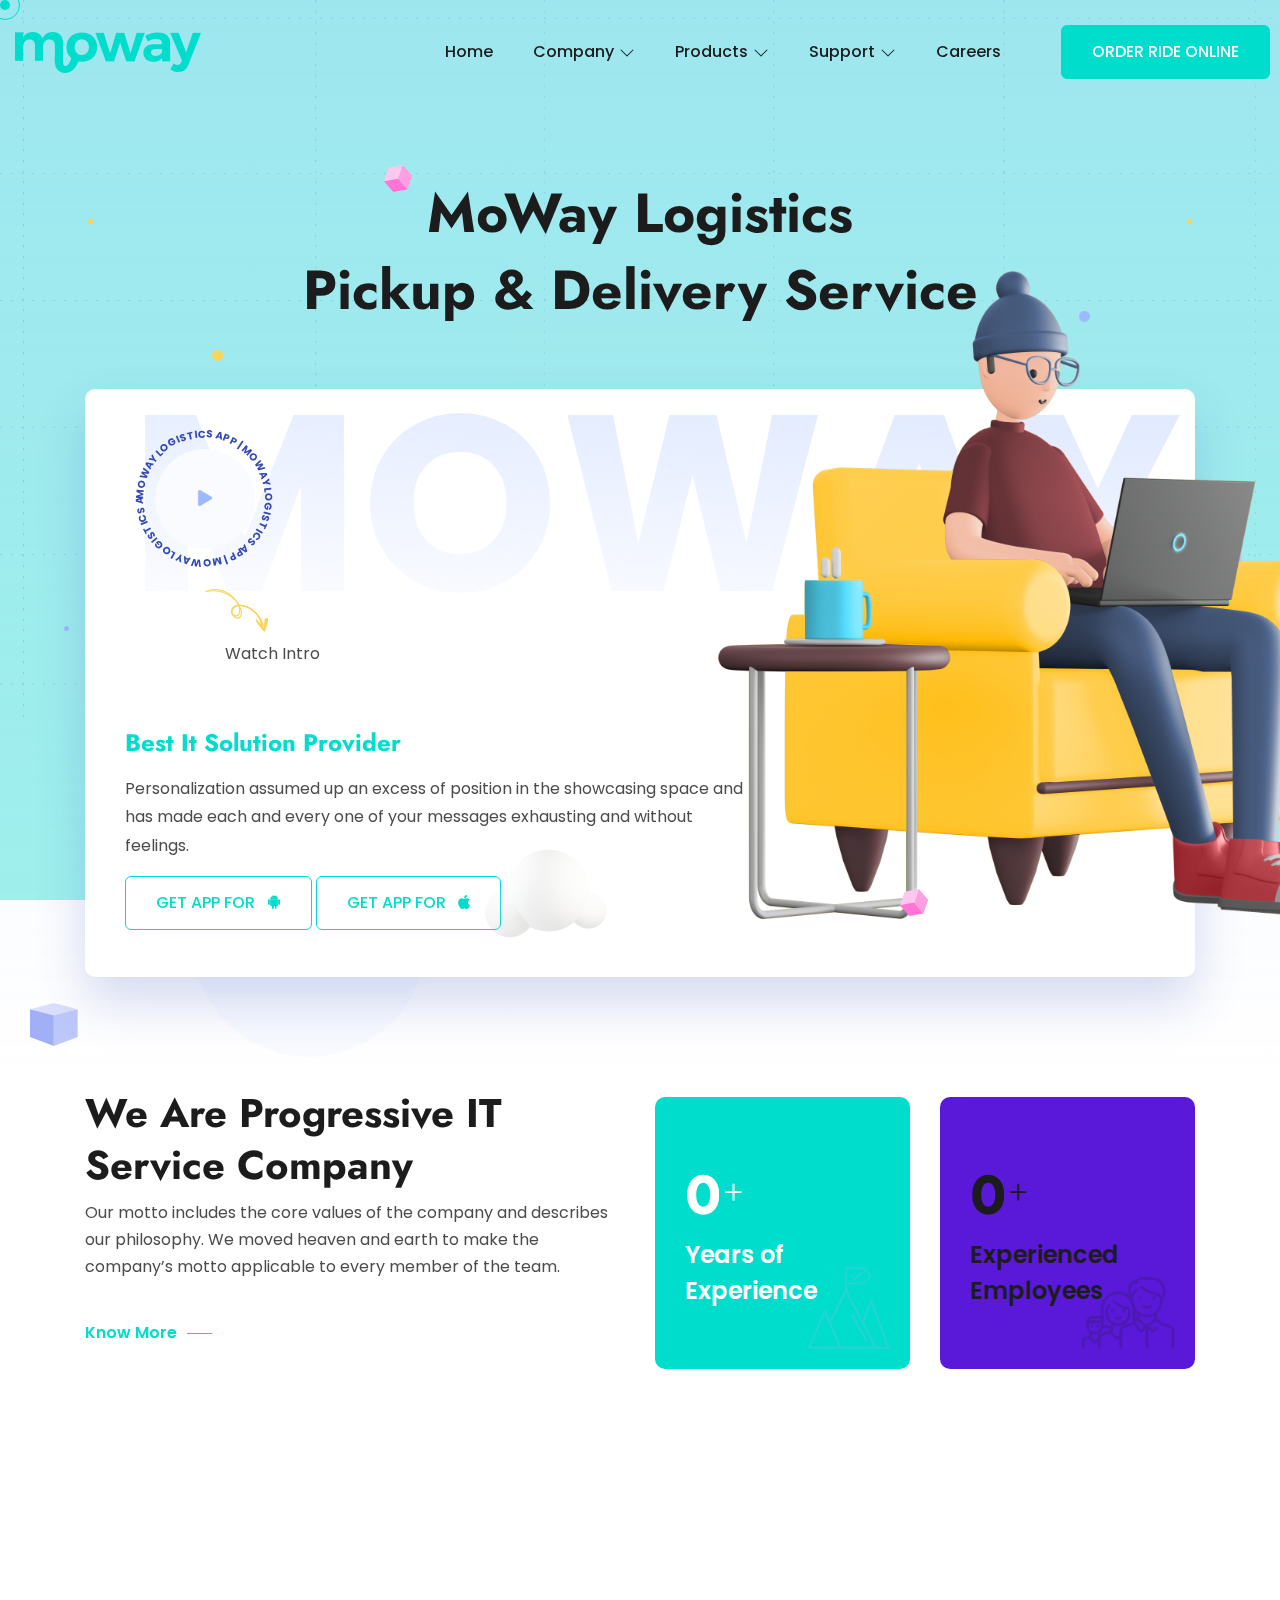
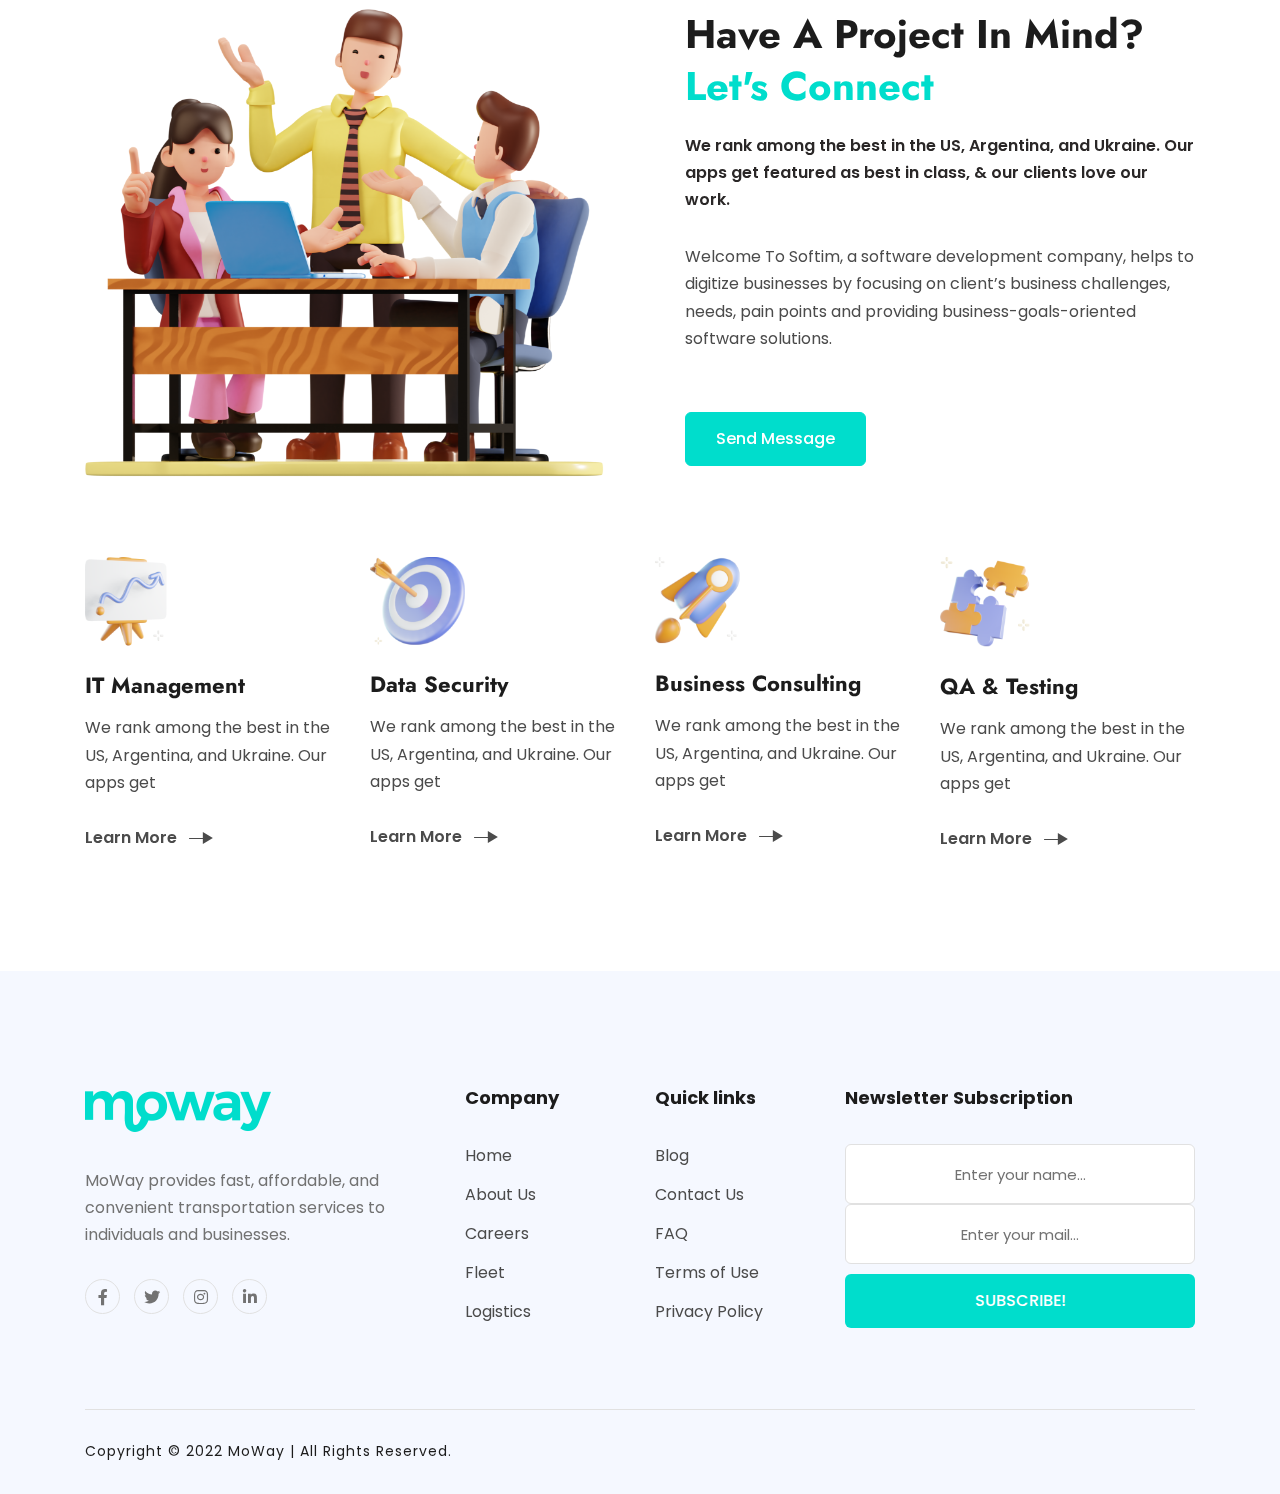
<file: logistics.html>
<!DOCTYPE html>
<html lang="en">
<head>
    <meta charset="UTF-8">
    <meta name="viewport" content="width=device-width, initial-scale=1.0">
    <meta http-equiv="X-UA-Compatible" content="ie=edge">
    <title>Logistics - Moway Ride Ordering & Logistics App</title>
    <link rel="preconnect" href="https://fonts.googleapis.com">
    <link rel="preconnect" href="https://fonts.gstatic.com" crossorigin>
    <link href="https://fonts.googleapis.com/css2?family=Jost:ital,wght@0,100;0,200;0,300;0,400;0,500;0,600;0,700;0,800;0,900;1,100;1,200;1,300;1,400;1,500;1,600;1,700;1,800;1,900&family=Poppins:ital,wght@0,100;0,200;0,300;0,400;0,500;0,600;0,700;0,800;0,900;1,100;1,200;1,300;1,400;1,500;1,600;1,700;1,800;1,900&display=swap" rel="stylesheet">
    <!-- fontawesome css link -->
    <link rel="stylesheet" href="assets/css/fontawesome-all.min.css">
    <!-- bootstrap css link -->
    <link rel="stylesheet" href="assets/css/bootstrap.min.css">
    <!-- favicon -->
    <link rel="shortcut icon" href="assets/images/fav.png" type="image/x-icon">
    <!-- swipper css link -->
    <link rel="stylesheet" href="assets/css/swiper.min.css">
    <!-- lightcase css links -->
    <link rel="stylesheet" href="assets/css/lightcase.css">
    <!-- odometer css link -->
    <link rel="stylesheet" href="assets/css/odometer.css">
    <!-- line-awesome-icon css -->
    <link rel="stylesheet" href="assets/css/icomoon.css">
    <!-- line-awesome-icon css -->
    <link rel="stylesheet" href="assets/css/line-awesome.min.css">
    <!-- animate.css -->
    <link rel="stylesheet" href="assets/css/animate.css">
    <!-- aos.css -->
    <link rel="stylesheet" href="assets/css/aos.css">
    <!-- nice select css -->
    <link rel="stylesheet" href="assets/css/nice-select.css">
    <!-- main style css link -->
    <link rel="stylesheet" href="assets/css/style.css">
</head>
<body>



<!--~~~~~~~~~~~~~~~~~~~~~~~~~~~~~~~~~~~~~~~
    Start Preloader
~~~~~~~~~~~~~~~~~~~~~~~~~~~~~~~~~~~~~~~~-->
<div class="preloader">
    <div class="drawing" id="loading">
        <div class="loading-dot"></div>
    </div>
</div>
<!--~~~~~~~~~~~~~~~~~~~~~~~~~~~~~~~~~~~~~~~
    End Preloader
~~~~~~~~~~~~~~~~~~~~~~~~~~~~~~~~~~~~~~~~-->


<div class="cursor"></div>
<div class="cursor-follower"></div>


<!--~~~~~~~~~~~~~~~~~~~~~~~~~~~~~~~~~~~~~~~
    Start Header
~~~~~~~~~~~~~~~~~~~~~~~~~~~~~~~~~~~~~~~~-->
<header class="header-section two">
    <div class="header">
        <div class="header-bottom-area">
            <div class="container custom-container">
                <div class="header-menu-content">
                    <nav class="navbar navbar-expand-xl p-0">
                        <a class="site-logo site-title" href="index.html"><img src="assets/images/logo-main.png" alt="site-logo"></a>
                        <button class="navbar-toggler d-block d-xl-none ml-auto" type="button" data-toggle="collapse" data-target="#navbarSupportedContent"
                            aria-controls="navbarSupportedContent" aria-expanded="false" aria-label="Toggle navigation">
                            <span class="toggle-bar"></span>
                        </button>
                        <div class="collapse navbar-collapse justify-content-end" id="navbarSupportedContent">
                            <ul class="navbar-nav main-menu">
                                <li><a href="index.html">Home</a></li>
                                <li class="menu_has_children">
                                    <a href="#">Company <i class="las la-angle-down"></i></a>
                                    <ul class="sub-menu">
                                        <li><a href="about.html">About</a></li>
                                        <li><a href="#" target="_blank">Blog</a></li>
                                    </ul>
                                </li>
                                <li class="menu_has_children">
                                    <a href="#">Products <i class="las la-angle-down"></i></a>
                                    <ul class="sub-menu">
                                        <li><a href="logistics.html">Logistics</a></li>
                                        <li><a href="fleet.html">Fleet</a></li>
                                    </ul>
                                </li>
                                <li class="menu_has_children">
                                    <a href="#">Support <i class="las la-angle-down"></i></a>
                                    <ul class="sub-menu">
                                        <li><a href="contact.html">Contact</a></li>
                                        <li><a href="faq.html">Faq</a></li>
                                    </ul>
                                </li>
                                <li><a href="careers.html">Careers</a></li>
                            </ul>
                            <div class="header-right">
                                <div class="header-action-area">
                                    <div class="header-action">
                                        <a href="#" class="btn--base">ORDER RIDE ONLINE</a>
                                    </div>
                                </div>
                            </div>
                        </div>
                    </nav>
                </div>
            </div>
        </div>
    </div>
</header>
<!--~~~~~~~~~~~~~~~~~~~~~~~~~~~~~~~~~~~~~~~
    End Header
~~~~~~~~~~~~~~~~~~~~~~~~~~~~~~~~~~~~~~~~-->


<!--~~~~~~~~~~~~~~~~~~~~~~~~~~~~~~~~~~~~~~~
    Start Banner
~~~~~~~~~~~~~~~~~~~~~~~~~~~~~~~~~~~~~~~~-->
<section class="banner-section two">
    <div class="banner-element-four">
        <img src="assets/images/element/element-6.png" alt="element">
    </div>
    <div class="banner-element-five">
        <img src="assets/images/element/element-7.png" alt="element">
    </div>
    <div class="banner-element-eightteen">
        <img src="assets/images/element/element-53.png" alt="element">
    </div>
    <div class="banner-element-nineteen">
        <img src="assets/images/element/element-6.png" alt="element">
    </div>
    <div class="banner-element-twenty">
        <img src="assets/images/element/element-7.png" alt="element">
    </div>
    <div class="banner-element-twenty-one">
        <img src="assets/images/element/element-7.png" alt="element">
    </div>
    <div class="banner-element-twenty-two">
        <img src="assets/images/element/element-54.png" alt="element">
    </div>
    <div class="banner-element-twenty-three">
        <img src="assets/images/element/element-55.png" alt="element">
    </div>
    <div class="banner-element-twenty-four">
        <img src="assets/images/element/element-56.png" alt="element">
    </div>
    <div class="banner-element-twenty-six">
        <img src="assets/images/element/element-64.png" alt="element">
    </div>
    <div class="container">
        <div class="row justify-content-center align-items-center mb-30-none">
            <div class="col-xl-12 mb-30">
                <div class="banner-content two">
                   <div class="banner-content-header" data-aos="fade-up" data-aos-duration="1200">
                        <h1 class="title">MoWay Logistics</h1>
                        <h1 class="title">Pickup & Delivery Service</h1>
                   </div>
                    <div class="banner-area">
                        <div class="banner-text">
                            <span>MOWAY</span>
                        </div>
                        <div class="banner-left-content">
                            <div class="banner-left-video">
                                <div class="circle">
                                    <svg version="1.1" xmlns="http://www.w3.org/2000/svg" xmlns:xlink="http://www.w3.org/1999/xlink" x="0px" y="0px" width="300px" height="300px" viewBox="0 0 300 300" enable-background="new 0 0 300 300" xml:space="preserve">
                                        <defs>
                                            <path id="circlePath" d=" M 150, 150 m -60, 0 a 60,60 0 0,1 120,0 a 60,60 0 0,1 -120,0 "/>
                                        </defs>
                                        <circle cx="150" cy="100" r="80" fill="none"/>
                                        <g>
                                            <use xlink:href="#circlePath" fill="none"/>
                                            <text fill="#3249b3">
                                                <textPath xlink:href="#circlePath">MoWay Logistics App | MoWay Logistics App | MoWay Logistics App | </textPath>
                                            </text>
                                        </g>
                                    </svg>
                                </div>
                                <div class="video-main">
                                    <div class="promo-video">
                                        <div class="waves-block">
                                            <div class="waves wave-1"></div>
                                            <div class="waves wave-2"></div>
                                            <div class="waves wave-3"></div>
                                        </div>
                                    </div>
                                    <a class="video-icon video" data-rel="lightcase:myCollection" href="https://www.youtube.com/embed/LRhrNC-OC0Y">
                                        <i class="fas fa-play"></i>
                                    </a>
                                </div>
                            </div>
                            <div class="banner-left-arrow">
                                <img src="assets/images/element/element-1.png" alt="element">
                            </div>
                            <div class="banner-left-intro">
                                <span>Watch Intro</span>
                            </div>
                            <div class="banner-left-footer">
                                <h3 class="title">Best It Solution Provider</h3>
                                <p>Personalization assumed up an excess of position in the showcasing space and has made each and every one of your messages exhausting and without feelings.</p>
                                <div class="banner-btn">
                                    <a href="#" class="btn--base active">GET APP FOR <i class="fab fa-android ml-2"></i></a>
                                    <a href="#" class="btn--base active">GET APP FOR <i class="fab fa-apple ml-2"></i></a>
                                </div>
                            </div>
                        </div>
                        <div class="banner-thumb">
                            <img src="assets/images/element/element-52.png" alt="element">
                        </div>
                    </div>
                </div>
            </div>
        </div>
    </div>
</section>
<!--~~~~~~~~~~~~~~~~~~~~~~~~~~~~~~~~~~~~~~~
    End Banner
~~~~~~~~~~~~~~~~~~~~~~~~~~~~~~~~~~~~~~~~-->


<!--~~~~~~~~~~~~~~~~~~~~~~~~~~~~~~~~~~~~~~~
    Start Scroll-To-Top
~~~~~~~~~~~~~~~~~~~~~~~~~~~~~~~~~~~~~~~~-->
<a href="#" class="scrollToTop"><i class="las la-angle-double-up"></i></a>
<!--~~~~~~~~~~~~~~~~~~~~~~~~~~~~~~~~~~~~~~~
    End Scroll-To-Top
~~~~~~~~~~~~~~~~~~~~~~~~~~~~~~~~~~~~~~~~-->


<!--~~~~~~~~~~~~~~~~~~~~~~~~~~~~~~~~~~~~~~~
    Start Statistics
~~~~~~~~~~~~~~~~~~~~~~~~~~~~~~~~~~~~~~~~-->
<section class="statistics-section pb-120">
    <div class="statistics-element-one">
        <img src="assets/images/element/element-39.png" alt="element">
    </div>
    <div class="statistics-element-two">
        <img src="assets/images/element/element-60.png" alt="element">
    </div>
    <div class="statistics-element-three">
        <img src="assets/images/element/element-26.png" alt="element">
    </div>
    <div class="container">
        <div class="row justify-content-center mb-30-none">
            <div class="col-xl-6 col-lg-6 mb-30">
                <div class="statistics-left-content">
                    <h2 class="title">We are progressive IT service company</h2>
                    <p>Our motto includes the core values of the company and describes our philosophy. We moved heaven and earth to make the company’s motto applicable to every member of the team.</p>
                    <div class="statistics-left-btn">
                        <a href="about.html" class="custom-btn">Know More</a>
                    </div>
                </div>
            </div>
            <div class="col-xl-6 col-lg-6 mb-30">
                <div class="statistics-item-area">
                    <div class="row mb-30-none">
                        <div class="col-xl-6 col-lg-6 col-md-6 mb-30">
                            <div class="statistics-item">
                                <div class="statistics-icon">
                                    <img src="assets/images/icon/icon-8.png" alt="icon">
                                </div>
                                <div class="statistics-content">
                                    <div class="odo-area">
                                        <h3 class="odo-title odometer" data-odometer-final="10">0</h3>
                                        <h3 class="title">+</h3>
                                    </div>
                                    <p>Years of Experience</p>
                                </div>
                            </div>
                        </div>
                        <div class="col-xl-6 col-lg-6 col-md-6 mb-30">
                            <div class="statistics-item">
                                <div class="statistics-icon">
                                    <img src="assets/images/icon/icon-9.png" alt="icon">
                                </div>
                                <div class="statistics-content">
                                    <div class="odo-area">
                                        <h3 class="odo-title odometer" data-odometer-final="120">0</h3>
                                        <h3 class="title">+</h3>
                                    </div>
                                    <p>Experienced Employees</p>
                                </div>
                            </div>
                        </div>
                    </div>
                </div>
            </div>
        </div>
    </div>
</section>
<!--~~~~~~~~~~~~~~~~~~~~~~~~~~~~~~~~~~~~~~~
    End Statistics
~~~~~~~~~~~~~~~~~~~~~~~~~~~~~~~~~~~~~~~~-->


<!--~~~~~~~~~~~~~~~~~~~~~~~~~~~~~~~~~~~~~~~
    Start About
~~~~~~~~~~~~~~~~~~~~~~~~~~~~~~~~~~~~~~~~-->
<section class="about-section pt-120">
    <div class="about-element-one two">
        <img src="assets/images/element/element-39.png" alt="element">
    </div>
    <div class="container">
        <div class="about-area">
            <div class="row justify-content-center align-items-center mb-30-none">
                <div class="col-xl-6 col-lg-6 mb-30">
                    <div class="box-wrapper two">
                        <div class="box3"></div>
                        <div class="box1">
                            <div class="box-element-one">
                                <img src="assets/images/element/element-59.png" alt="element">
                            </div>
                            <div class="box-element-two">
                                <img src="assets/images/element/element-7.png" alt="element">
                            </div>
                        </div>
                        <div class="box2">
                            <div class="box-element-five">
                                <img src="assets/images/element/element-16.png" alt="element">
                            </div>
                            <div class="box-element-six">
                                <img src="assets/images/element/element-7.png" alt="element">
                            </div>
                        </div>
                    </div>
                    <div class="about-thumb">
                        <img src="assets/images/element/element-58.png" alt="element">
                    </div>
                </div>
                <div class="col-xl-6 col-lg-6 mb-30">
                    <div class="about-content">
                        <h2 class="title">Have a project in mind? <span class="text--base">Let's connect</span></h2>
                        <p class="para">We rank among the best in the US, Argentina, and Ukraine. Our apps get featured as best in class, & our clients love our work.</p>
                        <p>Welcome To Softim, a software development company, helps to digitize businesses by focusing on client’s business challenges, needs, pain points and providing business-goals-oriented software solutions.</p>
                        <div class="about-btn">
                            <a href="contact.html" class="btn--base">Send Message</a>
                        </div>
                    </div>
                </div>
            </div>
        </div>
    </div>
</section>
<!--~~~~~~~~~~~~~~~~~~~~~~~~~~~~~~~~~~~~~~~
    End About
~~~~~~~~~~~~~~~~~~~~~~~~~~~~~~~~~~~~~~~~-->


<!--~~~~~~~~~~~~~~~~~~~~~~~~~~~~~~~~~~~~~~~
    Start Service
~~~~~~~~~~~~~~~~~~~~~~~~~~~~~~~~~~~~~~~~-->
<section class="service-section two pt-80 pb-120">
    <div class="service-element-one two">
        <img src="assets/images/element/element-23.png" alt="element">
    </div>
    <div class="container">
        <div class="row justify-content-center mb-60-none">
            <div class="col-xl-3 col-lg-4 col-md-6 col-sm-6 mb-60">
                <div class="service-item two">
                    <div class="service-icon">
                        <img src="assets/images/icon/icon-3.png" alt="icon">
                    </div>
                    <div class="service-content">
                        <h3 class="title">IT Management</h3>
                        <p>We rank among the best in the US, Argentina, and Ukraine. Our apps get</p>
                        <div class="service-btn">
                            <a href="service.html" class="custom-btn">Learn More <i class="icon-Group-2361 ml-2"></i></a>
                        </div>
                    </div>
                </div>
            </div>
            <div class="col-xl-3 col-lg-4 col-md-6 col-sm-6 mb-60">
                <div class="service-item two">
                    <div class="service-icon">
                        <img src="assets/images/icon/icon-4.png" alt="icon">
                    </div>
                    <div class="service-content">
                        <h3 class="title">Data Security</h3>
                        <p>We rank among the best in the US, Argentina, and Ukraine. Our apps get</p>
                        <div class="service-btn">
                            <a href="service.html" class="custom-btn">Learn More <i class="icon-Group-2361 ml-2"></i></a>
                        </div>
                    </div>
                </div>
            </div>
            <div class="col-xl-3 col-lg-4 col-md-6 col-sm-6 mb-60">
                <div class="service-item two">
                    <div class="service-icon">
                        <img src="assets/images/icon/icon-5.png" alt="icon">
                    </div>
                    <div class="service-content">
                        <h3 class="title">Business Consulting</h3>
                        <p>We rank among the best in the US, Argentina, and Ukraine. Our apps get</p>
                        <div class="service-btn">
                            <a href="service.html" class="custom-btn">Learn More <i class="icon-Group-2361 ml-2"></i></a>
                        </div>
                    </div>
                </div>
            </div>
            <div class="col-xl-3 col-lg-4 col-md-6 col-sm-6 mb-60">
                <div class="service-item two">
                    <div class="service-icon">
                        <img src="assets/images/icon/icon-6.png" alt="icon">
                    </div>
                    <div class="service-content">
                        <h3 class="title">QA & Testing</h3>
                        <p>We rank among the best in the US, Argentina, and Ukraine. Our apps get</p>
                        <div class="service-btn">
                            <a href="service.html" class="custom-btn">Learn More <i class="icon-Group-2361 ml-2"></i></a>
                        </div>
                    </div>
                </div>
            </div>
        </div>
    </div>
</section>
<!--~~~~~~~~~~~~~~~~~~~~~~~~~~~~~~~~~~~~~~~
    End Service
~~~~~~~~~~~~~~~~~~~~~~~~~~~~~~~~~~~~~~~~-->


<!--~~~~~~~~~~~~~~~~~~~~~~~~~~~~~~~~~~~~~~~
    Start Footer
~~~~~~~~~~~~~~~~~~~~~~~~~~~~~~~~~~~~~~~~-->
<footer class="footer-section five pt-120">
    <div class="container">
        <div class="row mb-30-none">
            <div class="col-xl-4 col-lg-4 col-md-6 mb-30">
                <div class="footer-widget">
                    <div class="footer-logo">
                        <a class="site-logo site-title" href="index.html"><img src="assets/images/logo-main.png" alt="site-logo"></a>
                    </div>
                    <p>MoWay provides fast, affordable, and convenient transportation services to individuals and businesses.</p>
                    <ul class="footer-social two">
                        <li><a href="#"><i class="fab fa-facebook-f"></i></a></li>
                        <li><a href="#"><i class="fab fa-twitter"></i></a></li>
                        <li><a href="#"><i class="fab fa-instagram"></i></a></li>
                        <li><a href="#"><i class="fab fa-linkedin-in"></i></a></li>
                    </ul>
                </div>
            </div>
            <div class="col-xl-2 col-lg-2 col-md-6 mb-30">
                <div class="footer-widget">
                    <h4 class="title">Company</h4>
                    <ul class="footer-list">
                        <li><a href="index.html">Home</a></li>
                        <li><a href="about.html">About Us</a></li>
                        <li><a href="careers.html">Careers</a></li>
                        <li><a href="fleet.html">Fleet</a></li>
                        <li><a href="logistics.html">Logistics</a></li>
                    </ul>
                </div>
            </div>
            <div class="col-xl-2 col-lg-2 col-md-6 mb-30">
                <div class="footer-widget">
                    <h4 class="title">Quick links</h4>
                    <ul class="footer-list">
                        <li><a href="#" target="_blank">Blog</a></li>
                        <li><a href="contact.html">Contact Us</a></li>
                        <li><a href="faq.html">FAQ</a></li>
                        <li><a href="terms-of-use.html">Terms of Use</a></li>
                        <li><a href="privacy-policy.html">Privacy Policy</a></li>
                    </ul>
                </div>
            </div>
            <div class="col-xl-4 col-lg-4 col-md-6 mb-30">
                <div class="footer-widget">
                    <h5 class="title">Newsletter Subscription</h5>
                    <form class="footer-subscribe-form three">
                        <input type="text" class="form--control" placeholder="Enter your name...">
                        <input type="email" class="form--control" placeholder="Enter your mail...">
                        <button type="submit">SUBSCRIBE!</button>
                    </form>
                </div>
            </div>
        </div>
        <div class="copyright-wrapper five">
            <div class="row justify-content-center">
                <div class="col-xl-12">
                    <div class="copyright-area" style="text-align: center;">
                        <p>Copyright © 2022 MoWay | All Rights Reserved.</p>
                    </div>
                </div>
            </div>
        </div>
    </div>
</footer>
<!--~~~~~~~~~~~~~~~~~~~~~~~~~~~~~~~~~~~~~~~
    End Footer
~~~~~~~~~~~~~~~~~~~~~~~~~~~~~~~~~~~~~~~~-->




<!-- jquery -->
<script src="assets/js/jquery-3.6.0.min.js"></script>
<!-- bootstrap js -->
<script src="assets/js/bootstrap.min.js"></script>
<!-- swipper js -->
<script src="assets/js/swiper.min.js"></script>
<!-- lightcase js-->
<script src="assets/js/lightcase.js"></script>
<!-- odometer js -->
<script src="assets/js/odometer.min.js"></script>
<!-- viewport js -->
<script src="assets/js/viewport.jquery.js"></script>
<!-- aos js file -->
<script src="assets/js/aos.js"></script>
<!-- nice select js -->
<script src="assets/js/jquery.nice-select.js"></script>
<!-- isotope js -->
<script src="assets/js/isotope.pkgd.min.js"></script>
<!-- tweenMax js -->
<script src="assets/js/TweenMax.min.js"></script>
<!-- main -->
<script src="assets/js/main.js"></script>


</body>
</html>
</file>
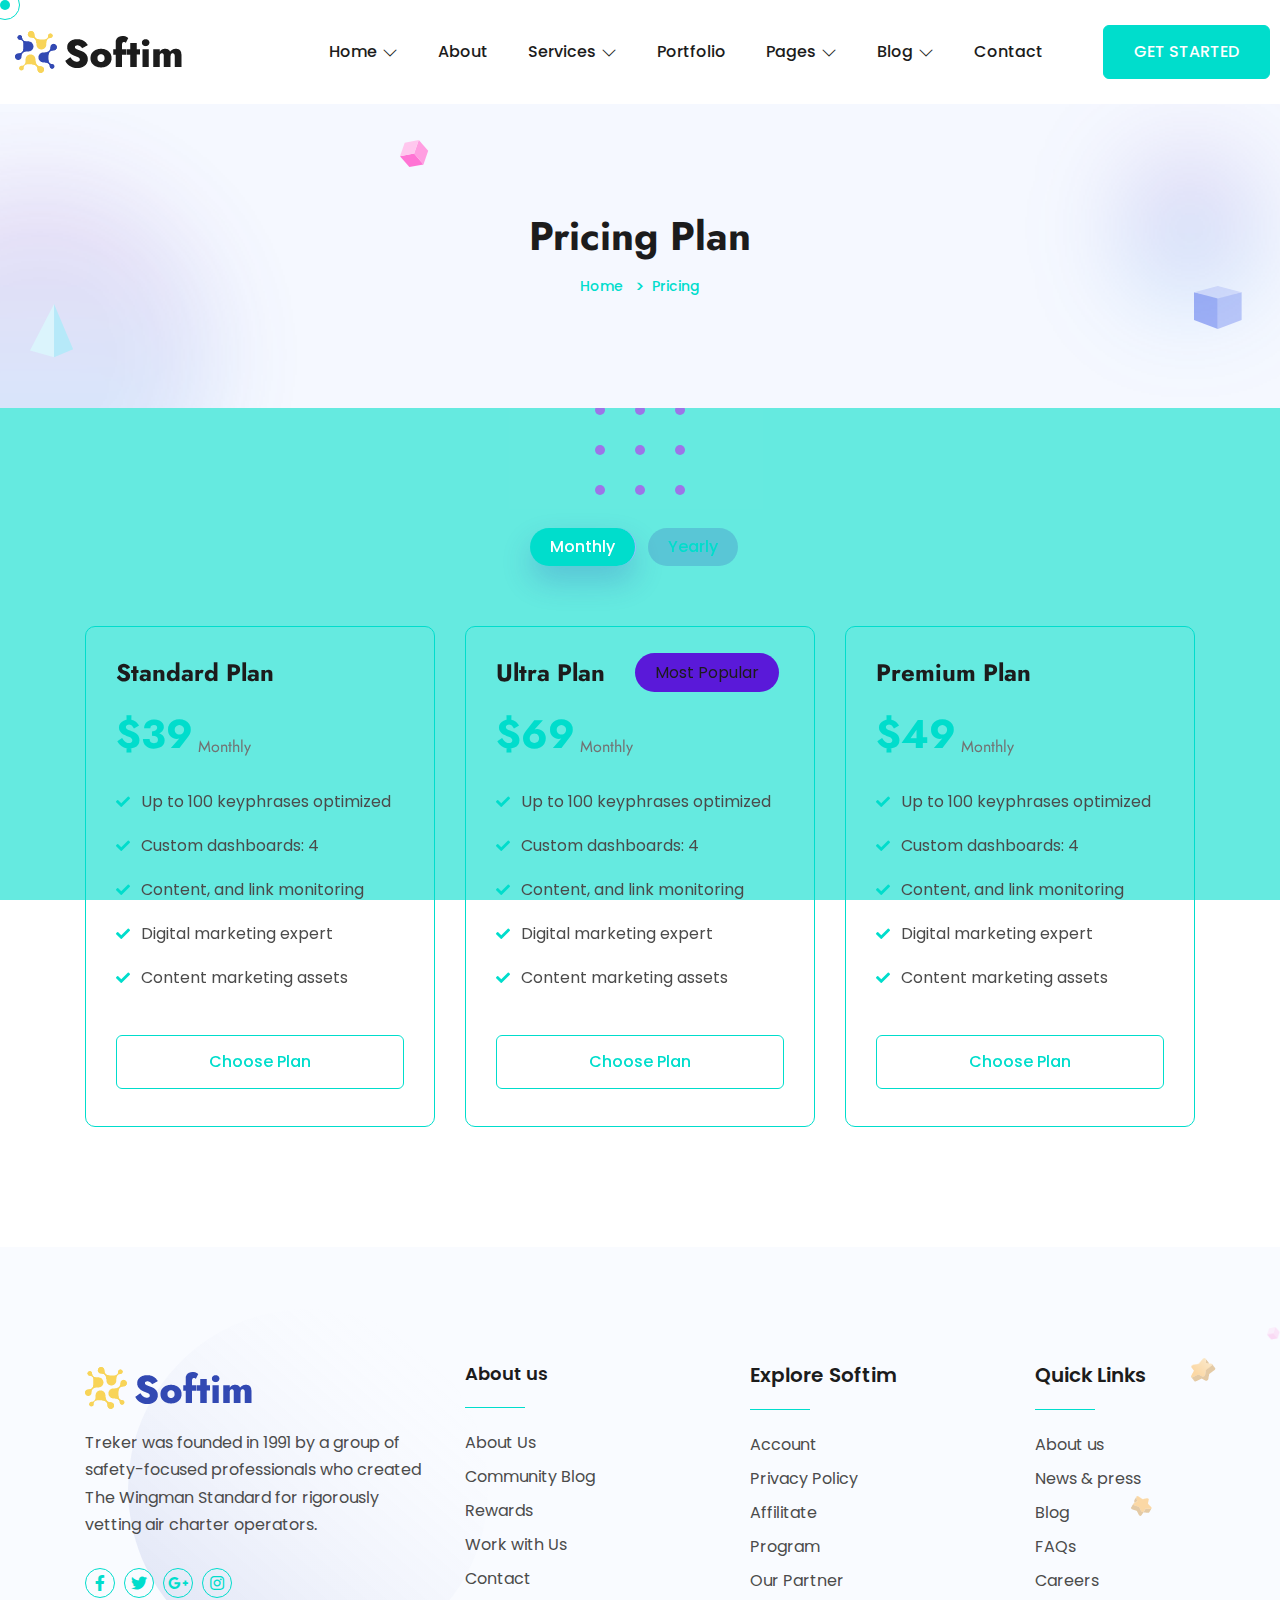
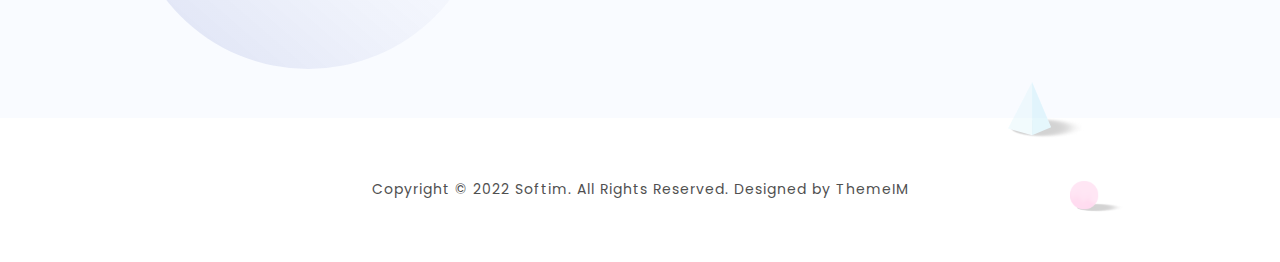
<file: plan.html>
<!DOCTYPE html>
<html lang="en">
<head>
    <meta charset="UTF-8">
    <meta name="viewport" content="width=device-width, initial-scale=1.0">
    <meta http-equiv="X-UA-Compatible" content="ie=edge">
    <title>Softim - It Solution Html Template</title>
    <link rel="preconnect" href="https://fonts.googleapis.com">
    <link rel="preconnect" href="https://fonts.gstatic.com" crossorigin>
    <link href="https://fonts.googleapis.com/css2?family=Jost:ital,wght@0,100;0,200;0,300;0,400;0,500;0,600;0,700;0,800;0,900;1,100;1,200;1,300;1,400;1,500;1,600;1,700;1,800;1,900&family=Poppins:ital,wght@0,100;0,200;0,300;0,400;0,500;0,600;0,700;0,800;0,900;1,100;1,200;1,300;1,400;1,500;1,600;1,700;1,800;1,900&display=swap" rel="stylesheet">
    <!-- fontawesome css link -->
    <link rel="stylesheet" href="assets/css/fontawesome-all.min.css">
    <!-- bootstrap css link -->
    <link rel="stylesheet" href="assets/css/bootstrap.min.css">
    <!-- favicon -->
    <link rel="shortcut icon" href="assets/images/fav.png" type="image/x-icon">
    <!-- swipper css link -->
    <link rel="stylesheet" href="assets/css/swiper.min.css">
    <!-- lightcase css links -->
    <link rel="stylesheet" href="assets/css/lightcase.css">
    <!-- odometer css link -->
    <link rel="stylesheet" href="assets/css/odometer.css">
    <!-- line-awesome-icon css -->
    <link rel="stylesheet" href="assets/css/icomoon.css">
    <!-- line-awesome-icon css -->
    <link rel="stylesheet" href="assets/css/line-awesome.min.css">
    <!-- animate.css -->
    <link rel="stylesheet" href="assets/css/animate.css">
    <!-- aos.css -->
    <link rel="stylesheet" href="assets/css/aos.css">
    <!-- nice select css -->
    <link rel="stylesheet" href="assets/css/nice-select.css">
    <!-- main style css link -->
    <link rel="stylesheet" href="assets/css/style.css">
</head>
<body>



<!--~~~~~~~~~~~~~~~~~~~~~~~~~~~~~~~~~~~~~~~
    Start Preloader
~~~~~~~~~~~~~~~~~~~~~~~~~~~~~~~~~~~~~~~~-->
<div class="preloader">
    <div class="drawing" id="loading">
        <div class="loading-dot"></div>
    </div>
</div>
<!--~~~~~~~~~~~~~~~~~~~~~~~~~~~~~~~~~~~~~~~
    End Preloader
~~~~~~~~~~~~~~~~~~~~~~~~~~~~~~~~~~~~~~~~-->


<div class="cursor"></div>
<div class="cursor-follower"></div>


<!--~~~~~~~~~~~~~~~~~~~~~~~~~~~~~~~~~~~~~~~
    Start Header
~~~~~~~~~~~~~~~~~~~~~~~~~~~~~~~~~~~~~~~~-->
<header class="header-section three">
    <div class="header">
        <div class="header-bottom-area">
            <div class="container custom-container">
                <div class="header-menu-content">
                    <nav class="navbar navbar-expand-xl p-0">
                        <a class="site-logo site-title" href="index.html"><img src="assets/images/logo-three.png" alt="site-logo"></a>
                        <button class="navbar-toggler d-block d-xl-none ml-auto" type="button" data-toggle="collapse" data-target="#navbarSupportedContent"
                            aria-controls="navbarSupportedContent" aria-expanded="false" aria-label="Toggle navigation">
                            <span class="toggle-bar"></span>
                        </button>
                        <div class="collapse navbar-collapse justify-content-end" id="navbarSupportedContent">
                            <ul class="navbar-nav main-menu">
                                <li class="menu_has_children">
                                    <a href="#0">Home <i class="las la-angle-down"></i></a>
                                    <ul class="sub-menu">
                                        <li><a href="index.html">Home One</a></li>
                                        <li><a href="index-two.html">Home Two</a></li>
                                        <li><a href="index-three.html">Home Three</a></li>
                                        <li><a href="index-four.html">Home Four</a></li>
                                        <li><a href="index-five.html">Home Five</a></li>
                                    </ul>
                                </li>
                                <li><a href="about.html">About</a></li>
                                <li class="menu_has_children">
                                    <a href="#0">Services <i class="las la-angle-down"></i></a>
                                    <ul class="sub-menu">
                                        <li><a href="service.html">Service One</a></li>
                                        <li><a href="service-two.html">Service Two</a></li>
                                        <li><a href="service-details.html">Service Details</a></li>
                                        <li><a href="service-details-two.html">Service Details Two</a></li>
                                    </ul>
                                </li>
                                <li><a href="portfolio.html">Portfolio</a></li>
                                <li class="menu_has_children">
                                    <a href="#0">Pages <i class="las la-angle-down"></i></a>
                                    <ul class="sub-menu">
                                        <li><a href="project.html">Project</a></li>
                                        <li><a href="project-details.html">Project Details</a></li>
                                        <li><a href="product.html">Product</a></li>
                                        <li><a href="product-details.html">Product Details</a></li>
                                        <li><a href="cart.html">Cart</a></li>
                                        <li><a href="team.html">Team</a></li>
                                        <li><a href="team-details.html">Team Details</a></li>
                                        <li><a href="plan.html">Pricing Plan</a></li>
                                        <li><a href="faq.html">FAQ</a></li>
                                    </ul>
                                </li>
                                <li class="menu_has_children">
                                    <a href="#0">Blog <i class="las la-angle-down"></i></a>
                                    <ul class="sub-menu">
                                        <li><a href="blog.html">Blog</a></li>
                                        <li><a href="blog-classic.html">Blog Classic</a></li>
                                        <li><a href="blog-details.html">Blog Details</a></li>
                                    </ul>
                                </li>
                                <li><a href="contact.html">Contact</a></li>
                            </ul>
                            <div class="header-right">
                                <div class="header-action-area">
                                    <div class="header-action">
                                        <a href="contact.html" class="btn--base">GET STARTED</a>
                                    </div>
                                </div>
                            </div>
                        </div>
                    </nav>
                </div>
            </div>
        </div>
    </div>
</header>
<!--~~~~~~~~~~~~~~~~~~~~~~~~~~~~~~~~~~~~~~~
    End Header
~~~~~~~~~~~~~~~~~~~~~~~~~~~~~~~~~~~~~~~~-->


<!--~~~~~~~~~~~~~~~~~~~~~~~~~~~~~~~~~~~~~~~
    Start Banner
~~~~~~~~~~~~~~~~~~~~~~~~~~~~~~~~~~~~~~~~-->
<section class="banner-section two inner">
    <div class="banner-element-four two">
        <img src="assets/images/element/element-5.png" alt="element">
    </div>
    <div class="banner-element-five two">
        <img src="assets/images/element/element-7.png" alt="element">
    </div>
    <div class="banner-element-nineteen two">
        <img src="assets/images/element/element-6.png" alt="element">
    </div>
    <div class="banner-element-twenty-two two">
        <img src="assets/images/element/element-69.png" alt="element">
    </div>
    <div class="banner-element-twenty-three two">
        <img src="assets/images/element/element-70.png" alt="element">
    </div>
    <div class="container">
        <div class="row justify-content-center align-items-center mb-30-none">
            <div class="col-xl-12 mb-30">
                <div class="banner-content two">
                   <div class="banner-content-header">
                        <h2 class="title">Pricing Plan</h2>
                        <div class="breadcrumb-area">
                            <nav aria-label="breadcrumb">
                                <ol class="breadcrumb">
                                <li class="breadcrumb-item"><a href="index.html">Home</a></li>
                                <li class="breadcrumb-item active" aria-current="page">Pricing</li>
                                </ol>
                            </nav>
                        </div>
                   </div>
                </div>
            </div>
        </div>
    </div>
</section>
<!--~~~~~~~~~~~~~~~~~~~~~~~~~~~~~~~~~~~~~~~
    End Banner
~~~~~~~~~~~~~~~~~~~~~~~~~~~~~~~~~~~~~~~~-->


<!--~~~~~~~~~~~~~~~~~~~~~~~~~~~~~~~~~~~~~~~
    Start Scroll-To-Top
~~~~~~~~~~~~~~~~~~~~~~~~~~~~~~~~~~~~~~~~-->
<a href="#" class="scrollToTop"><i class="las la-angle-double-up"></i></a>
<!--~~~~~~~~~~~~~~~~~~~~~~~~~~~~~~~~~~~~~~~
    End Scroll-To-Top
~~~~~~~~~~~~~~~~~~~~~~~~~~~~~~~~~~~~~~~~-->


<!--~~~~~~~~~~~~~~~~~~~~~~~~~~~~~~~~~~~~~~~
    Start Plan
~~~~~~~~~~~~~~~~~~~~~~~~~~~~~~~~~~~~~~~~-->
<div class="plan-section ptb-120">
    <div class="container">
        <div class="plan-tab">
            <nav>
                <div class="nav nav-tabs" id="nav-tab" role="tablist">
                    <button class="nav-link active" id="monthly-tab" data-toggle="tab" data-target="#monthly" type="button" role="tab" aria-controls="monthly" aria-selected="true">Monthly</button>
                    <button class="nav-link" id="yearly-tab" data-toggle="tab" data-target="#yearly" type="button" role="tab" aria-controls="yearly" aria-selected="false">Yearly</button>
                </div>
            </nav>
            <div class="tab-content" id="nav-tabContent">
                <div class="tab-pane fade show active" id="monthly" role="tabpanel" aria-labelledby="monthly-tab">
                    <div class="row justify-content-center mb-30-none">
                        <div class="col-xl-4 col-lg-6 col-md-6 col-sm-10 mb-30">
                            <div class="plan-item">
                                <div class="plan-header">
                                    <h3 class="title">Standard Plan</h3>
                                </div>
                                <div class="plan-body">
                                    <div class="plan-price-area">
                                        <h2 class="price-title">$39<sub>Monthly</sub></h2>
                                    </div>
                                    <ul class="plan-list">
                                        <li>Up to 100 keyphrases optimized</li>
                                        <li>Custom dashboards: 4</li>
                                        <li>Content, and link monitoring</li>
                                        <li>Digital marketing expert</li>
                                        <li>Content marketing assets</li>
                                    </ul>
                                </div>
                                <div class="plan-footer">
                                    <div class="plan-btn">
                                        <a href="#0" class="btn--base active w-100">Choose Plan</a>
                                    </div>
                                </div>
                            </div>
                        </div>
                        <div class="col-xl-4 col-lg-6 col-md-6 col-sm-10 mb-30">
                            <div class="plan-item">
                                <div class="plan-header">
                                    <h3 class="title">Ultra Plan</h3>
                                    <div class="plan-badge-area">
                                        <span class="plan-badge">Most Popular</span>
                                    </div>
                                </div>
                                <div class="plan-body">
                                    <div class="plan-price-area">
                                        <h2 class="price-title">$69<sub>Monthly</sub></h2>
                                    </div>
                                    <ul class="plan-list">
                                        <li>Up to 100 keyphrases optimized</li>
                                        <li>Custom dashboards: 4</li>
                                        <li>Content, and link monitoring</li>
                                        <li>Digital marketing expert</li>
                                        <li>Content marketing assets</li>
                                    </ul>
                                </div>
                                <div class="plan-footer">
                                    <div class="plan-btn">
                                        <a href="#0" class="btn--base active w-100">Choose Plan</a>
                                    </div>
                                </div>
                            </div>
                        </div>
                        <div class="col-xl-4 col-lg-6 col-md-6 col-sm-10 mb-30">
                            <div class="plan-item">
                                <div class="plan-header">
                                    <h3 class="title">Premium Plan</h3>
                                </div>
                                <div class="plan-body">
                                    <div class="plan-price-area">
                                        <h2 class="price-title">$49<sub>Monthly</sub></h2>
                                    </div>
                                    <ul class="plan-list">
                                        <li>Up to 100 keyphrases optimized</li>
                                        <li>Custom dashboards: 4</li>
                                        <li>Content, and link monitoring</li>
                                        <li>Digital marketing expert</li>
                                        <li>Content marketing assets</li>
                                    </ul>
                                </div>
                                <div class="plan-footer">
                                    <div class="plan-btn">
                                        <a href="#0" class="btn--base active w-100">Choose Plan</a>
                                    </div>
                                </div>
                            </div>
                        </div>
                    </div>
                </div>
                <div class="tab-pane fade" id="yearly" role="tabpanel" aria-labelledby="yearly-tab">
                    <div class="row justify-content-center mb-30-none">
                        <div class="col-xl-4 col-lg-6 col-md-6 col-sm-10 mb-30">
                            <div class="plan-item">
                                <div class="plan-header">
                                    <h3 class="title">Standard Plan</h3>
                                </div>
                                <div class="plan-body">
                                    <div class="plan-price-area">
                                        <h2 class="price-title">$79<sub>Yearly</sub></h2>
                                    </div>
                                    <ul class="plan-list">
                                        <li>Up to 100 keyphrases optimized</li>
                                        <li>Custom dashboards: 4</li>
                                        <li>Content, and link monitoring</li>
                                        <li>Digital marketing expert</li>
                                        <li>Content marketing assets</li>
                                    </ul>
                                </div>
                                <div class="plan-footer">
                                    <div class="plan-btn">
                                        <a href="#0" class="btn--base active w-100">Choose Plan</a>
                                    </div>
                                </div>
                            </div>
                        </div>
                        <div class="col-xl-4 col-lg-6 col-md-6 col-sm-10 mb-30">
                            <div class="plan-item">
                                <div class="plan-header">
                                    <h3 class="title">Ultra Plan</h3>
                                    <div class="plan-badge-area">
                                        <span class="plan-badge">Most Popular</span>
                                    </div>
                                </div>
                                <div class="plan-body">
                                    <div class="plan-price-area">
                                        <h2 class="price-title">$99<sub>Yearly</sub></h2>
                                    </div>
                                    <ul class="plan-list">
                                        <li>Up to 100 keyphrases optimized</li>
                                        <li>Custom dashboards: 4</li>
                                        <li>Content, and link monitoring</li>
                                        <li>Digital marketing expert</li>
                                        <li>Content marketing assets</li>
                                    </ul>
                                </div>
                                <div class="plan-footer">
                                    <div class="plan-btn">
                                        <a href="#0" class="btn--base active w-100">Choose Plan</a>
                                    </div>
                                </div>
                            </div>
                        </div>
                        <div class="col-xl-4 col-lg-6 col-md-6 col-sm-10 mb-30">
                            <div class="plan-item">
                                <div class="plan-header">
                                    <h3 class="title">Premium Plan</h3>
                                </div>
                                <div class="plan-body">
                                    <div class="plan-price-area">
                                        <h2 class="price-title">$59<sub>Yearly</sub></h2>
                                    </div>
                                    <ul class="plan-list">
                                        <li>Up to 100 keyphrases optimized</li>
                                        <li>Custom dashboards: 4</li>
                                        <li>Content, and link monitoring</li>
                                        <li>Digital marketing expert</li>
                                        <li>Content marketing assets</li>
                                    </ul>
                                </div>
                                <div class="plan-footer">
                                    <div class="plan-btn">
                                        <a href="#0" class="btn--base active w-100">Choose Plan</a>
                                    </div>
                                </div>
                            </div>
                        </div>
                    </div>
                </div>
            </div>
        </div>
    </div>
</div>
<!--~~~~~~~~~~~~~~~~~~~~~~~~~~~~~~~~~~~~~~~
    End Plan
~~~~~~~~~~~~~~~~~~~~~~~~~~~~~~~~~~~~~~~~-->



<!--~~~~~~~~~~~~~~~~~~~~~~~~~~~~~~~~~~~~~~~
    Start Footer
~~~~~~~~~~~~~~~~~~~~~~~~~~~~~~~~~~~~~~~~-->
<footer class="footer-section pt-120">
    <div class="footer-element-one">
        <img src="assets/images/element/element-48.png" alt="element">
    </div>
    <div class="footer-element-two">
        <img src="assets/images/element/element-39.png" alt="element">
    </div>
    <div class="footer-element-three">
        <img src="assets/images/element/element-40.png" alt="element">
    </div>
    <div class="footer-element-four">
        <img src="assets/images/element/element-7.png" alt="element">
    </div>
    <div class="footer-element-five">
        <img src="assets/images/element/element-41.png" alt="element">
    </div>
    <div class="footer-element-six">
        <img src="assets/images/element/element-42.png" alt="element">
    </div>
    <div class="footer-element-seven">
        <img src="assets/images/element/element-39.png" alt="element">
    </div>
    <div class="container">
        <div class="row mb-30-none">
            <div class="col-xl-4 col-lg-4 col-md-6 mb-30">
                <div class="footer-widget">
                    <div class="footer-logo">
                        <a class="site-logo site-title" href="index.html"><img src="assets/images/logo-two.png" alt="site-logo"></a>
                    </div>
                    <p>Treker was founded in 1991 by a group of safety-focused professionals who created The Wingman Standard for rigorously vetting air charter operators.</p>
                    <ul class="footer-social">
                        <li><a href="#0"><i class="fab fa-facebook-f"></i></a></li>
                        <li><a href="#0"><i class="fab fa-twitter"></i></a></li>
                        <li><a href="#0"><i class="fab fa-google-plus-g"></i></a></li>
                        <li><a href="#0"><i class="fab fa-instagram"></i></a></li>
                    </ul>
                </div>
            </div>
            <div class="col-xl-3 col-lg-3 col-md-6 mb-30">
                <div class="footer-widget">
                    <h5 class="title">About us</h5>
                    <ul class="footer-list">
                        <li><a href="#0">About Us</a></li>
                        <li><a href="#0">Community Blog</a></li>
                        <li><a href="#0">Rewards</a></li>
                        <li><a href="#0">Work with Us</a></li>
                        <li><a href="#0">Contact</a></li>
                    </ul>
                </div>
            </div>
            <div class="col-xl-3 col-lg-3 col-md-6 mb-30">
                <div class="footer-widget">
                    <h4 class="title">Explore Softim</h4>
                    <ul class="footer-list">
                        <li><a href="#0">Account</a></li>
                        <li><a href="#0">Privacy Policy</a></li>
                        <li><a href="#0">Affilitate</a></li>
                        <li><a href="#0">Program</a></li>
                        <li><a href="#0">Our Partner</a></li>
                    </ul>
                </div>
            </div>
            <div class="col-xl-2 col-lg-2 col-md-6 mb-30">
                <div class="footer-widget">
                    <h4 class="title">Quick Links</h4>
                    <ul class="footer-list">
                        <li><a href="#0">About us</a></li>
                        <li><a href="#0">News & press</a></li>
                        <li><a href="#0">Blog</a></li>
                        <li><a href="#0">FAQs</a></li>
                        <li><a href="#0">Careers</a></li>
                    </ul>
                </div>
            </div>
        </div>
    </div>
    <div class="copyright-wrapper">
        <div class="container">
            <div class="row justify-content-center">
                <div class="col-xl-12 text-center">
                    <div class="copyright-area">
                        <p>Copyright © 2022 <a href="index.html">Softim</a>. All Rights Reserved. Designed by ThemeIM</p>
                    </div>
                </div>
            </div>
        </div>
    </div>
</footer>
<!--~~~~~~~~~~~~~~~~~~~~~~~~~~~~~~~~~~~~~~~
    End Footer
~~~~~~~~~~~~~~~~~~~~~~~~~~~~~~~~~~~~~~~~-->




<!-- jquery -->
<script src="assets/js/jquery-3.6.0.min.js"></script>
<!-- bootstrap js -->
<script src="assets/js/bootstrap.min.js"></script>
<!-- swipper js -->
<script src="assets/js/swiper.min.js"></script>
<!-- lightcase js-->
<script src="assets/js/lightcase.js"></script>
<!-- odometer js -->
<script src="assets/js/odometer.min.js"></script>
<!-- Isotop js -->
<script src="assets/js/isotope.pkgd.min.js"></script>
<!-- viewport js -->
<script src="assets/js/viewport.jquery.js"></script>
<!-- aos js file -->
<script src="assets/js/aos.js"></script>
<!-- nice select js -->
<script src="assets/js/jquery.nice-select.js"></script>
<!-- tweenMax js -->
<script src="assets/js/TweenMax.min.js"></script>
<!-- main -->
<script src="assets/js/main.js"></script>


</body>
</html>
</file>
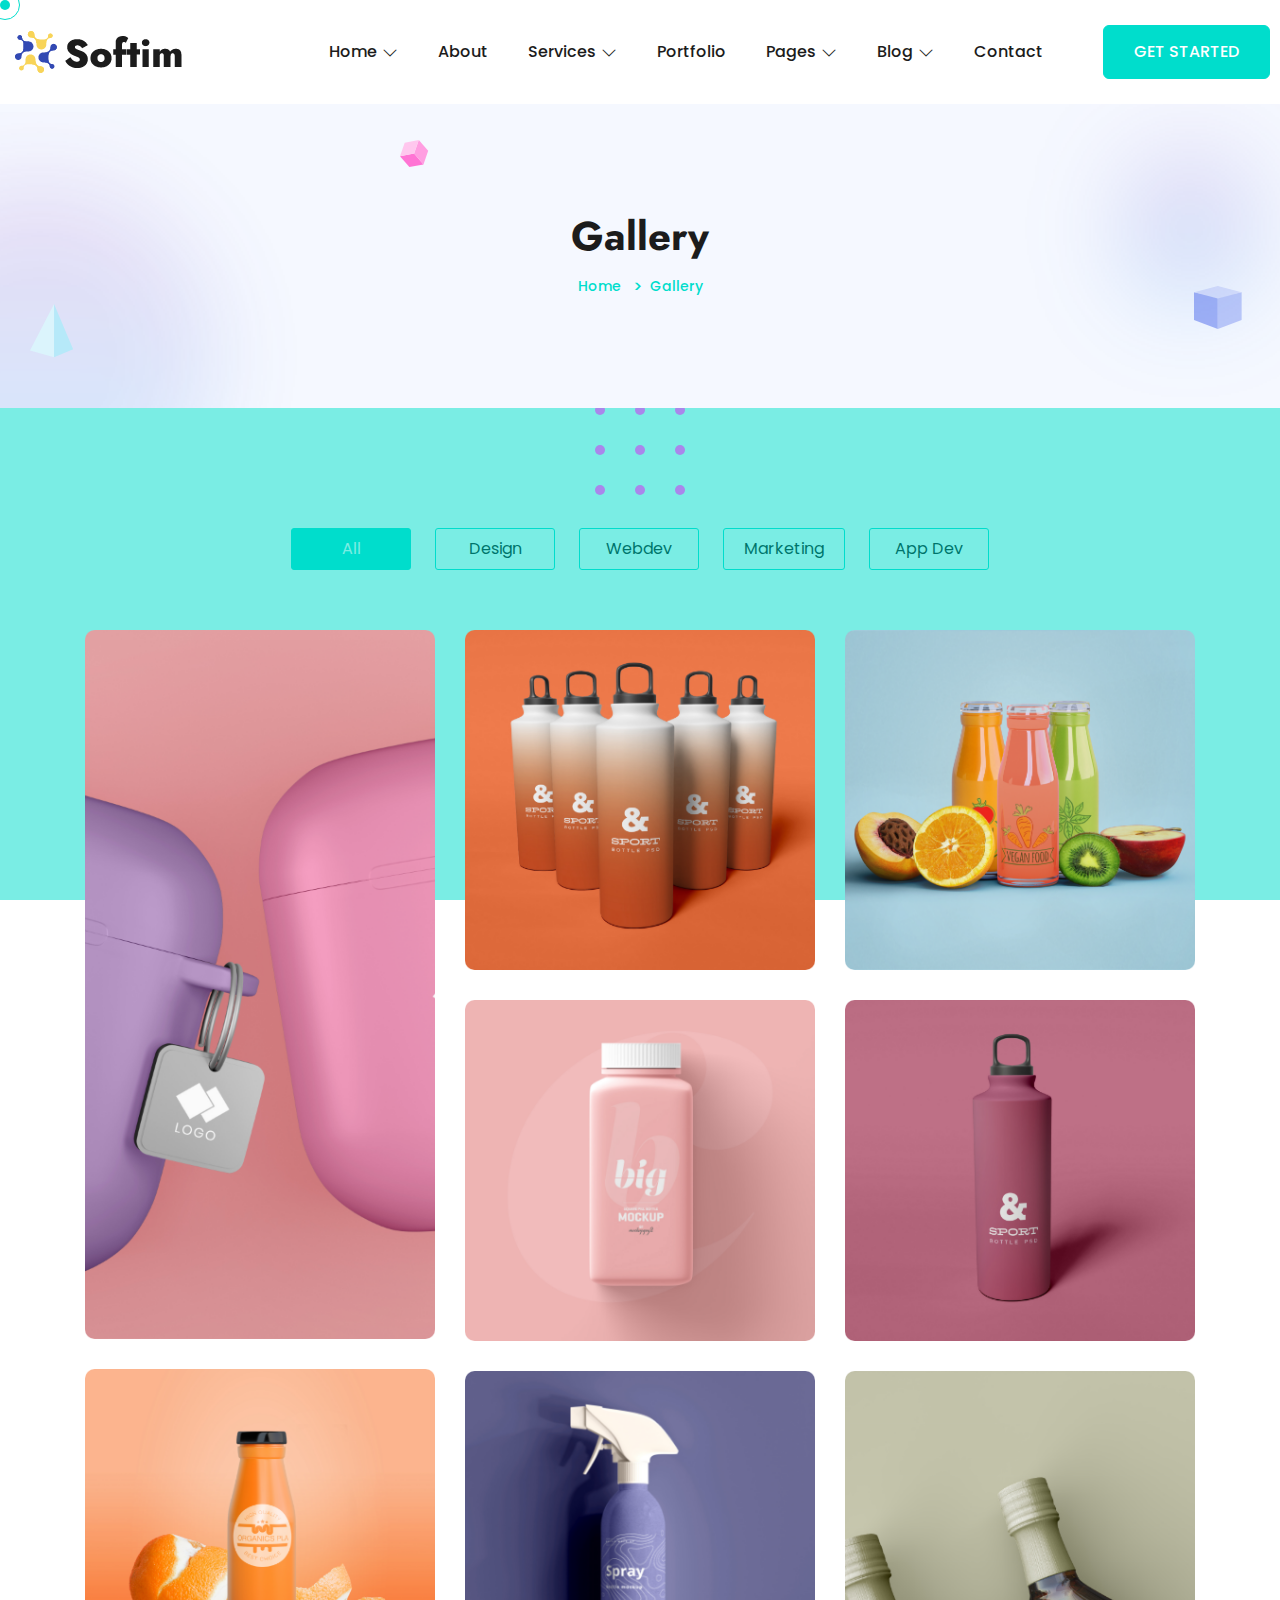
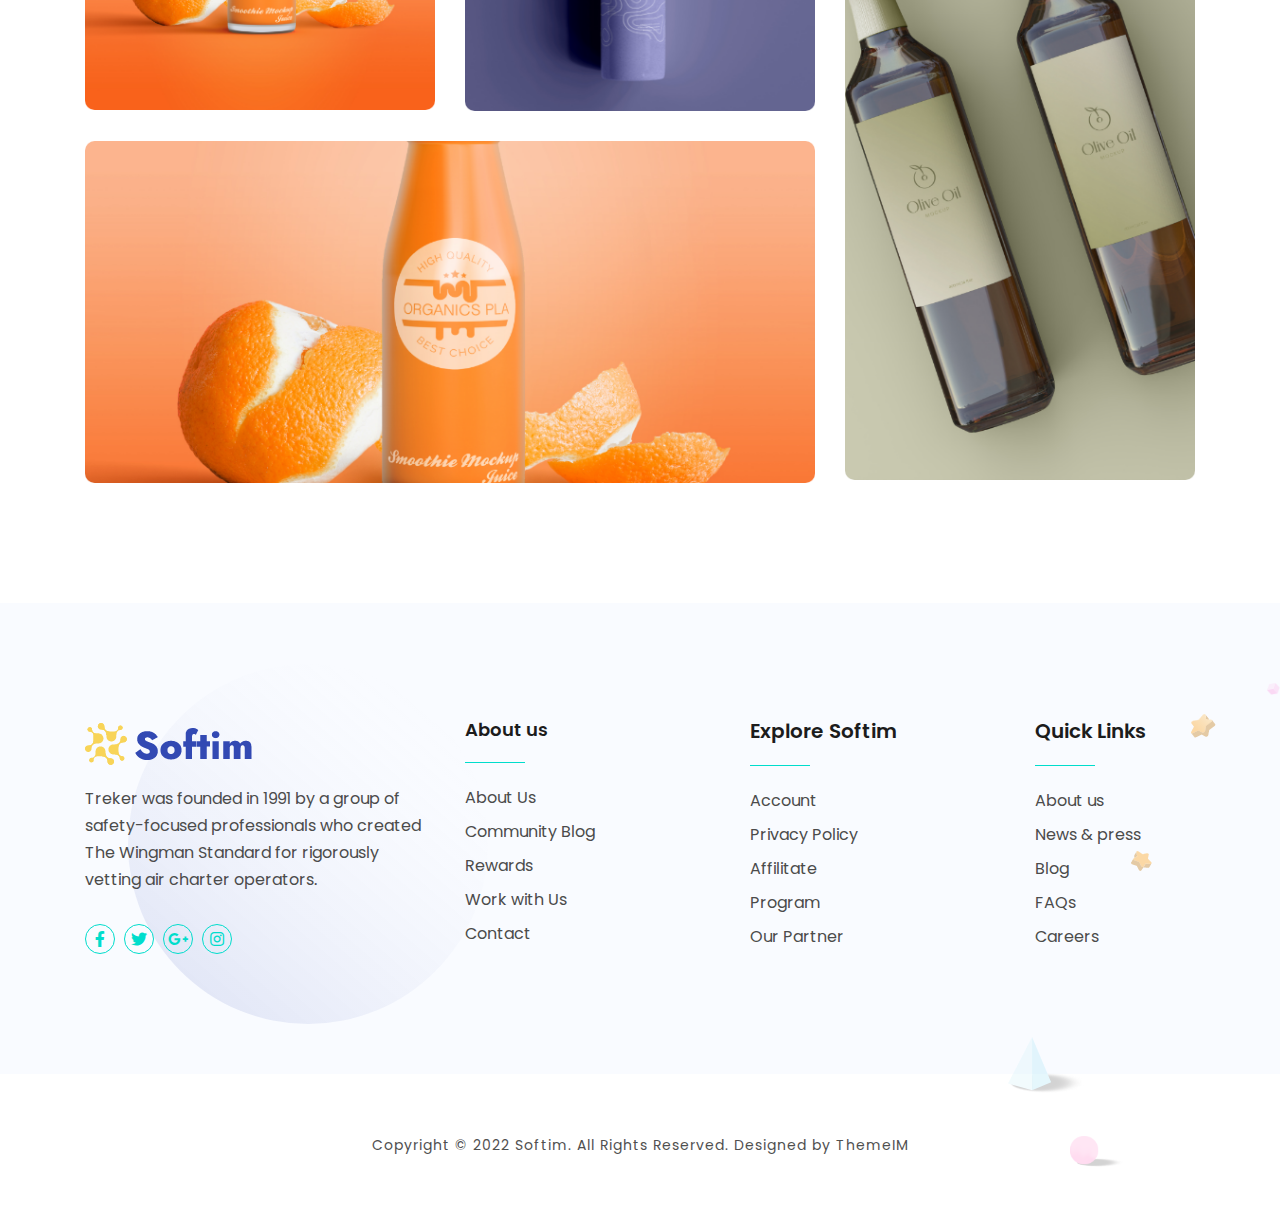
<file: portfolio.html>
<!DOCTYPE html>
<html lang="en">
<head>
    <meta charset="UTF-8">
    <meta name="viewport" content="width=device-width, initial-scale=1.0">
    <meta http-equiv="X-UA-Compatible" content="ie=edge">
    <title>Softim - It Solution Html Template</title>
    <link rel="preconnect" href="https://fonts.googleapis.com">
    <link rel="preconnect" href="https://fonts.gstatic.com" crossorigin>
    <link href="https://fonts.googleapis.com/css2?family=Jost:ital,wght@0,100;0,200;0,300;0,400;0,500;0,600;0,700;0,800;0,900;1,100;1,200;1,300;1,400;1,500;1,600;1,700;1,800;1,900&family=Poppins:ital,wght@0,100;0,200;0,300;0,400;0,500;0,600;0,700;0,800;0,900;1,100;1,200;1,300;1,400;1,500;1,600;1,700;1,800;1,900&display=swap" rel="stylesheet">
    <!-- fontawesome css link -->
    <link rel="stylesheet" href="assets/css/fontawesome-all.min.css">
    <!-- bootstrap css link -->
    <link rel="stylesheet" href="assets/css/bootstrap.min.css">
    <!-- favicon -->
    <link rel="shortcut icon" href="assets/images/fav.png" type="image/x-icon">
    <!-- swipper css link -->
    <link rel="stylesheet" href="assets/css/swiper.min.css">
    <!-- lightcase css links -->
    <link rel="stylesheet" href="assets/css/lightcase.css">
    <!-- odometer css link -->
    <link rel="stylesheet" href="assets/css/odometer.css">
    <!-- line-awesome-icon css -->
    <link rel="stylesheet" href="assets/css/icomoon.css">
    <!-- line-awesome-icon css -->
    <link rel="stylesheet" href="assets/css/line-awesome.min.css">
    <!-- animate.css -->
    <link rel="stylesheet" href="assets/css/animate.css">
    <!-- aos.css -->
    <link rel="stylesheet" href="assets/css/aos.css">
    <!-- nice select css -->
    <link rel="stylesheet" href="assets/css/nice-select.css">
    <!-- main style css link -->
    <link rel="stylesheet" href="assets/css/style.css">
</head>
<body>



<!--~~~~~~~~~~~~~~~~~~~~~~~~~~~~~~~~~~~~~~~
    Start Preloader
~~~~~~~~~~~~~~~~~~~~~~~~~~~~~~~~~~~~~~~~-->
<div class="preloader">
    <div class="drawing" id="loading">
        <div class="loading-dot"></div>
    </div>
</div>
<!--~~~~~~~~~~~~~~~~~~~~~~~~~~~~~~~~~~~~~~~
    End Preloader
~~~~~~~~~~~~~~~~~~~~~~~~~~~~~~~~~~~~~~~~-->


<div class="cursor"></div>
<div class="cursor-follower"></div>


<!--~~~~~~~~~~~~~~~~~~~~~~~~~~~~~~~~~~~~~~~
    Start Header
~~~~~~~~~~~~~~~~~~~~~~~~~~~~~~~~~~~~~~~~-->
<header class="header-section three">
    <div class="header">
        <div class="header-bottom-area">
            <div class="container custom-container">
                <div class="header-menu-content">
                    <nav class="navbar navbar-expand-xl p-0">
                        <a class="site-logo site-title" href="index.html"><img src="assets/images/logo-three.png" alt="site-logo"></a>
                        <button class="navbar-toggler d-block d-xl-none ml-auto" type="button" data-toggle="collapse" data-target="#navbarSupportedContent"
                            aria-controls="navbarSupportedContent" aria-expanded="false" aria-label="Toggle navigation">
                            <span class="toggle-bar"></span>
                        </button>
                        <div class="collapse navbar-collapse justify-content-end" id="navbarSupportedContent">
                            <ul class="navbar-nav main-menu">
                                <li class="menu_has_children">
                                    <a href="#0">Home <i class="las la-angle-down"></i></a>
                                    <ul class="sub-menu">
                                        <li><a href="index.html">Home One</a></li>
                                        <li><a href="index-two.html">Home Two</a></li>
                                        <li><a href="index-three.html">Home Three</a></li>
                                        <li><a href="index-four.html">Home Four</a></li>
                                        <li><a href="index-five.html">Home Five</a></li>
                                    </ul>
                                </li>
                                <li><a href="about.html">About</a></li>
                                <li class="menu_has_children">
                                    <a href="#0">Services <i class="las la-angle-down"></i></a>
                                    <ul class="sub-menu">
                                        <li><a href="service.html">Service One</a></li>
                                        <li><a href="service-two.html">Service Two</a></li>
                                        <li><a href="service-details.html">Service Details</a></li>
                                        <li><a href="service-details-two.html">Service Details Two</a></li>
                                    </ul>
                                </li>
                                <li><a href="portfolio.html">Portfolio</a></li>
                                <li class="menu_has_children">
                                    <a href="#0">Pages <i class="las la-angle-down"></i></a>
                                    <ul class="sub-menu">
                                        <li><a href="project.html">Project</a></li>
                                        <li><a href="project-details.html">Project Details</a></li>
                                        <li><a href="product.html">Product</a></li>
                                        <li><a href="product-details.html">Product Details</a></li>
                                        <li><a href="cart.html">Cart</a></li>
                                        <li><a href="team.html">Team</a></li>
                                        <li><a href="team-details.html">Team Details</a></li>
                                        <li><a href="plan.html">Pricing Plan</a></li>
                                        <li><a href="faq.html">FAQ</a></li>
                                    </ul>
                                </li>
                                <li class="menu_has_children">
                                    <a href="#0">Blog <i class="las la-angle-down"></i></a>
                                    <ul class="sub-menu">
                                        <li><a href="blog.html">Blog</a></li>
                                        <li><a href="blog-classic.html">Blog Classic</a></li>
                                        <li><a href="blog-details.html">Blog Details</a></li>
                                    </ul>
                                </li>
                                <li><a href="contact.html">Contact</a></li>
                            </ul>
                            <div class="header-right">
                                <div class="header-action-area">
                                    <div class="header-action">
                                        <a href="contact.html" class="btn--base">GET STARTED</a>
                                    </div>
                                </div>
                            </div>
                        </div>
                    </nav>
                </div>
            </div>
        </div>
    </div>
</header>
<!--~~~~~~~~~~~~~~~~~~~~~~~~~~~~~~~~~~~~~~~
    End Header
~~~~~~~~~~~~~~~~~~~~~~~~~~~~~~~~~~~~~~~~-->


<!--~~~~~~~~~~~~~~~~~~~~~~~~~~~~~~~~~~~~~~~
    Start Banner
~~~~~~~~~~~~~~~~~~~~~~~~~~~~~~~~~~~~~~~~-->
<section class="banner-section two inner">
    <div class="banner-element-four two">
        <img src="assets/images/element/element-5.png" alt="element">
    </div>
    <div class="banner-element-five two">
        <img src="assets/images/element/element-7.png" alt="element">
    </div>
    <div class="banner-element-nineteen two">
        <img src="assets/images/element/element-6.png" alt="element">
    </div>
    <div class="banner-element-twenty-two two">
        <img src="assets/images/element/element-69.png" alt="element">
    </div>
    <div class="banner-element-twenty-three two">
        <img src="assets/images/element/element-70.png" alt="element">
    </div>
    <div class="container">
        <div class="row justify-content-center align-items-center mb-30-none">
            <div class="col-xl-12 mb-30">
                <div class="banner-content two">
                   <div class="banner-content-header">
                        <h2 class="title">Gallery</h2>
                        <div class="breadcrumb-area">
                            <nav aria-label="breadcrumb">
                                <ol class="breadcrumb">
                                <li class="breadcrumb-item"><a href="index.html">Home</a></li>
                                <li class="breadcrumb-item active" aria-current="page">Gallery</li>
                                </ol>
                            </nav>
                        </div>
                   </div>
                </div>
            </div>
        </div>
    </div>
</section>
<!--~~~~~~~~~~~~~~~~~~~~~~~~~~~~~~~~~~~~~~~
    End Banner
~~~~~~~~~~~~~~~~~~~~~~~~~~~~~~~~~~~~~~~~-->


<!--~~~~~~~~~~~~~~~~~~~~~~~~~~~~~~~~~~~~~~~
    Start Scroll-To-Top
~~~~~~~~~~~~~~~~~~~~~~~~~~~~~~~~~~~~~~~~-->
<a href="#" class="scrollToTop"><i class="las la-angle-double-up"></i></a>
<!--~~~~~~~~~~~~~~~~~~~~~~~~~~~~~~~~~~~~~~~
    End Scroll-To-Top
~~~~~~~~~~~~~~~~~~~~~~~~~~~~~~~~~~~~~~~~-->


<!--~~~~~~~~~~~~~~~~~~~~~~~~~~~~~~~~~~~~~~~
    Start Gallery
~~~~~~~~~~~~~~~~~~~~~~~~~~~~~~~~~~~~~~~~-->
<div class="gallery-section ptb-120">
    <div class="container">
        <div class="gallery-filter-wrapper">
            <div class="button-group filter-btn-group">
                <button class="active" data-filter="*">All</button>
                <button data-filter=".design">Design</button>
                <button data-filter=".webdev">Webdev</button>
                <button data-filter=".marketing">Marketing</button>
                <button data-filter=".appdev">App Dev</button>
            </div>
            <div class="grid">
                <div class="grid-item design marketing">
                    <div class="gallery-item">
                        <div class="gallery-thumb">
                            <img src="assets/images/gallery/gallery-1.png" alt="gallery">
                            <div class="gallery-thumb-overlay">
                                <div class="gallery-icon">
                                    <a class="img-popup" data-rel="lightcase:myCollection" href="assets/images/gallery/gallery-1.png"><img src="assets/images/icon/icon-21.png" alt="icon"></a>
                                </div>
                            </div>
                        </div>
                    </div>
                </div>
                <div class="grid-item webdev marketing">
                    <div class="gallery-item">
                        <div class="gallery-thumb">
                            <img src="assets/images/gallery/gallery-2.png" alt="gallery">
                            <div class="gallery-thumb-overlay">
                                <div class="gallery-icon">
                                    <a class="img-popup" data-rel="lightcase:myCollection" href="assets/images/gallery/gallery-2.png"><img src="assets/images/icon/icon-21.png" alt="icon"></a>
                                </div>
                            </div>
                        </div>
                    </div>
                </div>
                <div class="grid-item appdev design">
                    <div class="gallery-item">
                        <div class="gallery-thumb">
                            <img src="assets/images/gallery/gallery-3.png" alt="gallery">
                            <div class="gallery-thumb-overlay">
                                <div class="gallery-icon">
                                    <a class="img-popup" data-rel="lightcase:myCollection" href="assets/images/gallery/gallery-3.png"><img src="assets/images/icon/icon-21.png" alt="icon"></a>
                                </div>
                            </div>
                        </div>
                    </div>
                </div>
                <div class="grid-item webdev">
                    <div class="gallery-item">
                        <div class="gallery-thumb">
                            <img src="assets/images/gallery/gallery-4.png" alt="gallery">
                            <div class="gallery-thumb-overlay">
                                <div class="gallery-icon">
                                    <a class="img-popup" data-rel="lightcase:myCollection" href="assets/images/gallery/gallery-4.png"><img src="assets/images/icon/icon-21.png" alt="icon"></a>
                                </div>
                            </div>
                        </div>
                    </div>
                </div>
                <div class="grid-item marketing">
                    <div class="gallery-item">
                        <div class="gallery-thumb">
                            <img src="assets/images/gallery/gallery-5.png" alt="gallery">
                            <div class="gallery-thumb-overlay">
                                <div class="gallery-icon">
                                    <a class="img-popup" data-rel="lightcase:myCollection" href="assets/images/gallery/gallery-5.png"><img src="assets/images/icon/icon-21.png" alt="icon"></a>
                                </div>
                            </div>
                        </div>
                    </div>
                </div>
                <div class="grid-item design">
                    <div class="gallery-item">
                        <div class="gallery-thumb">
                            <img src="assets/images/gallery/gallery-6.png" alt="gallery">
                            <div class="gallery-thumb-overlay">
                                <div class="gallery-icon">
                                    <a class="img-popup" data-rel="lightcase:myCollection" href="assets/images/gallery/gallery-6.png"><img src="assets/images/icon/icon-21.png" alt="icon"></a>
                                </div>
                            </div>
                        </div>
                    </div>
                </div>
                <div class="grid-item webdev">
                    <div class="gallery-item">
                        <div class="gallery-thumb">
                            <img src="assets/images/gallery/gallery-7.png" alt="gallery">
                            <div class="gallery-thumb-overlay">
                                <div class="gallery-icon">
                                    <a class="img-popup" data-rel="lightcase:myCollection" href="assets/images/gallery/gallery-7.png"><img src="assets/images/icon/icon-21.png" alt="icon"></a>
                                </div>
                            </div>
                        </div>
                    </div>
                </div>
                <div class="grid-item marketing">
                    <div class="gallery-item">
                        <div class="gallery-thumb">
                            <img src="assets/images/gallery/gallery-9.png" alt="gallery">
                            <div class="gallery-thumb-overlay">
                                <div class="gallery-icon">
                                    <a class="img-popup" data-rel="lightcase:myCollection" href="assets/images/gallery/gallery-9.png"><img src="assets/images/icon/icon-21.png" alt="icon"></a>
                                </div>
                            </div>
                        </div>
                    </div>
                </div>
                <div class="grid-item design appdev">
                    <div class="gallery-item">
                        <div class="gallery-thumb">
                            <img src="assets/images/gallery/gallery-8.png" alt="gallery">
                            <div class="gallery-thumb-overlay">
                                <div class="gallery-icon">
                                    <a class="img-popup" data-rel="lightcase:myCollection" href="assets/images/gallery/gallery-8.png"><img src="assets/images/icon/icon-21.png" alt="icon"></a>
                                </div>
                            </div>
                        </div>
                    </div>
                </div>
            </div>
        </div>
    </div>
</div>
<!--~~~~~~~~~~~~~~~~~~~~~~~~~~~~~~~~~~~~~~~
    End Gallery
~~~~~~~~~~~~~~~~~~~~~~~~~~~~~~~~~~~~~~~~-->


<!--~~~~~~~~~~~~~~~~~~~~~~~~~~~~~~~~~~~~~~~
    Start Footer
~~~~~~~~~~~~~~~~~~~~~~~~~~~~~~~~~~~~~~~~-->
<footer class="footer-section pt-120">
    <div class="footer-element-one">
        <img src="assets/images/element/element-48.png" alt="element">
    </div>
    <div class="footer-element-two">
        <img src="assets/images/element/element-39.png" alt="element">
    </div>
    <div class="footer-element-three">
        <img src="assets/images/element/element-40.png" alt="element">
    </div>
    <div class="footer-element-four">
        <img src="assets/images/element/element-7.png" alt="element">
    </div>
    <div class="footer-element-five">
        <img src="assets/images/element/element-41.png" alt="element">
    </div>
    <div class="footer-element-six">
        <img src="assets/images/element/element-42.png" alt="element">
    </div>
    <div class="footer-element-seven">
        <img src="assets/images/element/element-39.png" alt="element">
    </div>
    <div class="container">
        <div class="row mb-30-none">
            <div class="col-xl-4 col-lg-4 col-md-6 mb-30">
                <div class="footer-widget">
                    <div class="footer-logo">
                        <a class="site-logo site-title" href="index.html"><img src="assets/images/logo-two.png" alt="site-logo"></a>
                    </div>
                    <p>Treker was founded in 1991 by a group of safety-focused professionals who created The Wingman Standard for rigorously vetting air charter operators.</p>
                    <ul class="footer-social">
                        <li><a href="#0"><i class="fab fa-facebook-f"></i></a></li>
                        <li><a href="#0"><i class="fab fa-twitter"></i></a></li>
                        <li><a href="#0"><i class="fab fa-google-plus-g"></i></a></li>
                        <li><a href="#0"><i class="fab fa-instagram"></i></a></li>
                    </ul>
                </div>
            </div>
            <div class="col-xl-3 col-lg-3 col-md-6 mb-30">
                <div class="footer-widget">
                    <h5 class="title">About us</h5>
                    <ul class="footer-list">
                        <li><a href="#0">About Us</a></li>
                        <li><a href="#0">Community Blog</a></li>
                        <li><a href="#0">Rewards</a></li>
                        <li><a href="#0">Work with Us</a></li>
                        <li><a href="#0">Contact</a></li>
                    </ul>
                </div>
            </div>
            <div class="col-xl-3 col-lg-3 col-md-6 mb-30">
                <div class="footer-widget">
                    <h4 class="title">Explore Softim</h4>
                    <ul class="footer-list">
                        <li><a href="#0">Account</a></li>
                        <li><a href="#0">Privacy Policy</a></li>
                        <li><a href="#0">Affilitate</a></li>
                        <li><a href="#0">Program</a></li>
                        <li><a href="#0">Our Partner</a></li>
                    </ul>
                </div>
            </div>
            <div class="col-xl-2 col-lg-2 col-md-6 mb-30">
                <div class="footer-widget">
                    <h4 class="title">Quick Links</h4>
                    <ul class="footer-list">
                        <li><a href="#0">About us</a></li>
                        <li><a href="#0">News & press</a></li>
                        <li><a href="#0">Blog</a></li>
                        <li><a href="#0">FAQs</a></li>
                        <li><a href="#0">Careers</a></li>
                    </ul>
                </div>
            </div>
        </div>
    </div>
    <div class="copyright-wrapper">
        <div class="container">
            <div class="row justify-content-center">
                <div class="col-xl-12 text-center">
                    <div class="copyright-area">
                        <p>Copyright © 2022 <a href="index.html">Softim</a>. All Rights Reserved. Designed by ThemeIM</p>
                    </div>
                </div>
            </div>
        </div>
    </div>
</footer>
<!--~~~~~~~~~~~~~~~~~~~~~~~~~~~~~~~~~~~~~~~
    End Footer
~~~~~~~~~~~~~~~~~~~~~~~~~~~~~~~~~~~~~~~~-->




<!-- jquery -->
<script src="assets/js/jquery-3.6.0.min.js"></script>
<!-- bootstrap js -->
<script src="assets/js/bootstrap.min.js"></script>
<!-- swipper js -->
<script src="assets/js/swiper.min.js"></script>
<!-- lightcase js-->
<script src="assets/js/lightcase.js"></script>
<!-- odometer js -->
<script src="assets/js/odometer.min.js"></script>
<!-- viewport js -->
<script src="assets/js/viewport.jquery.js"></script>
<!-- aos js file -->
<script src="assets/js/aos.js"></script>
<!-- nice select js -->
<script src="assets/js/jquery.nice-select.js"></script>
<!-- isotope js -->
<script src="assets/js/isotope.pkgd.min.js"></script>
<!-- tweenMax js -->
<script src="assets/js/TweenMax.min.js"></script>
<!-- main -->
<script src="assets/js/main.js"></script>


</body>
</html>
</file>
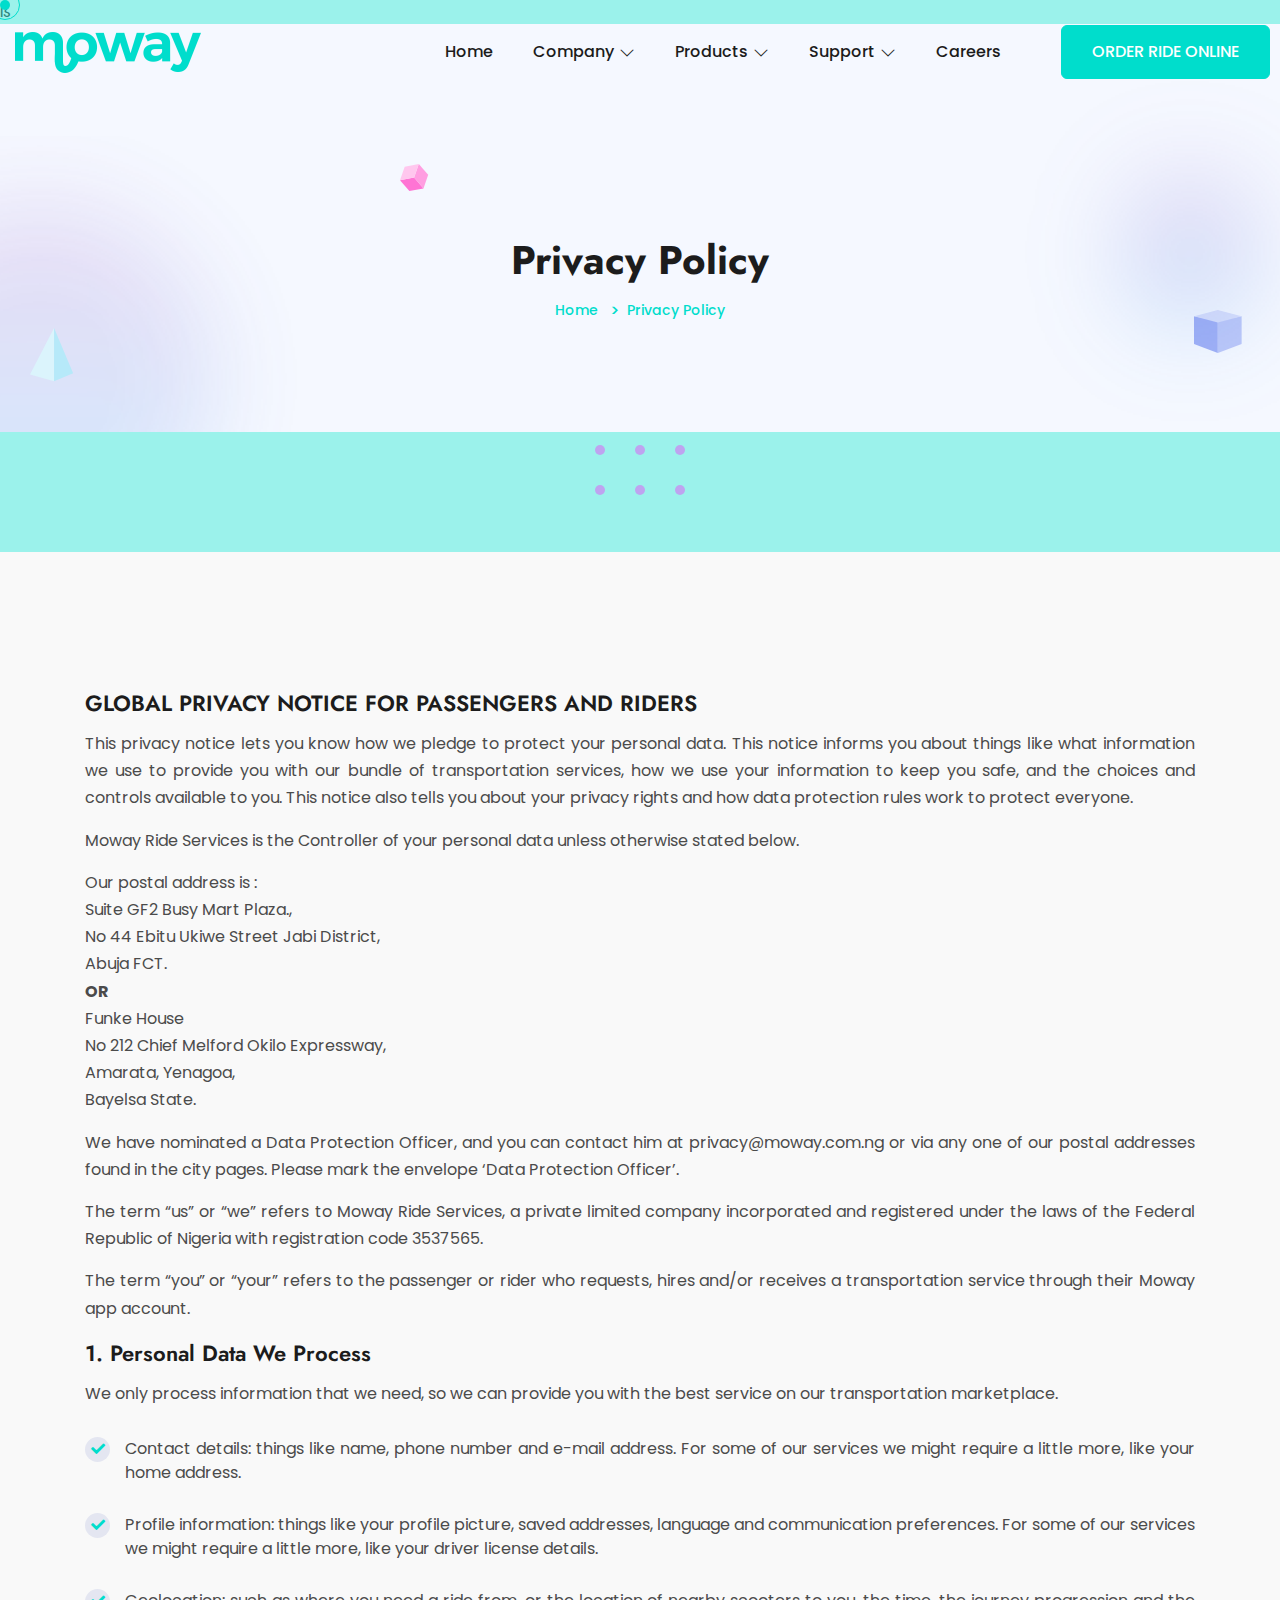
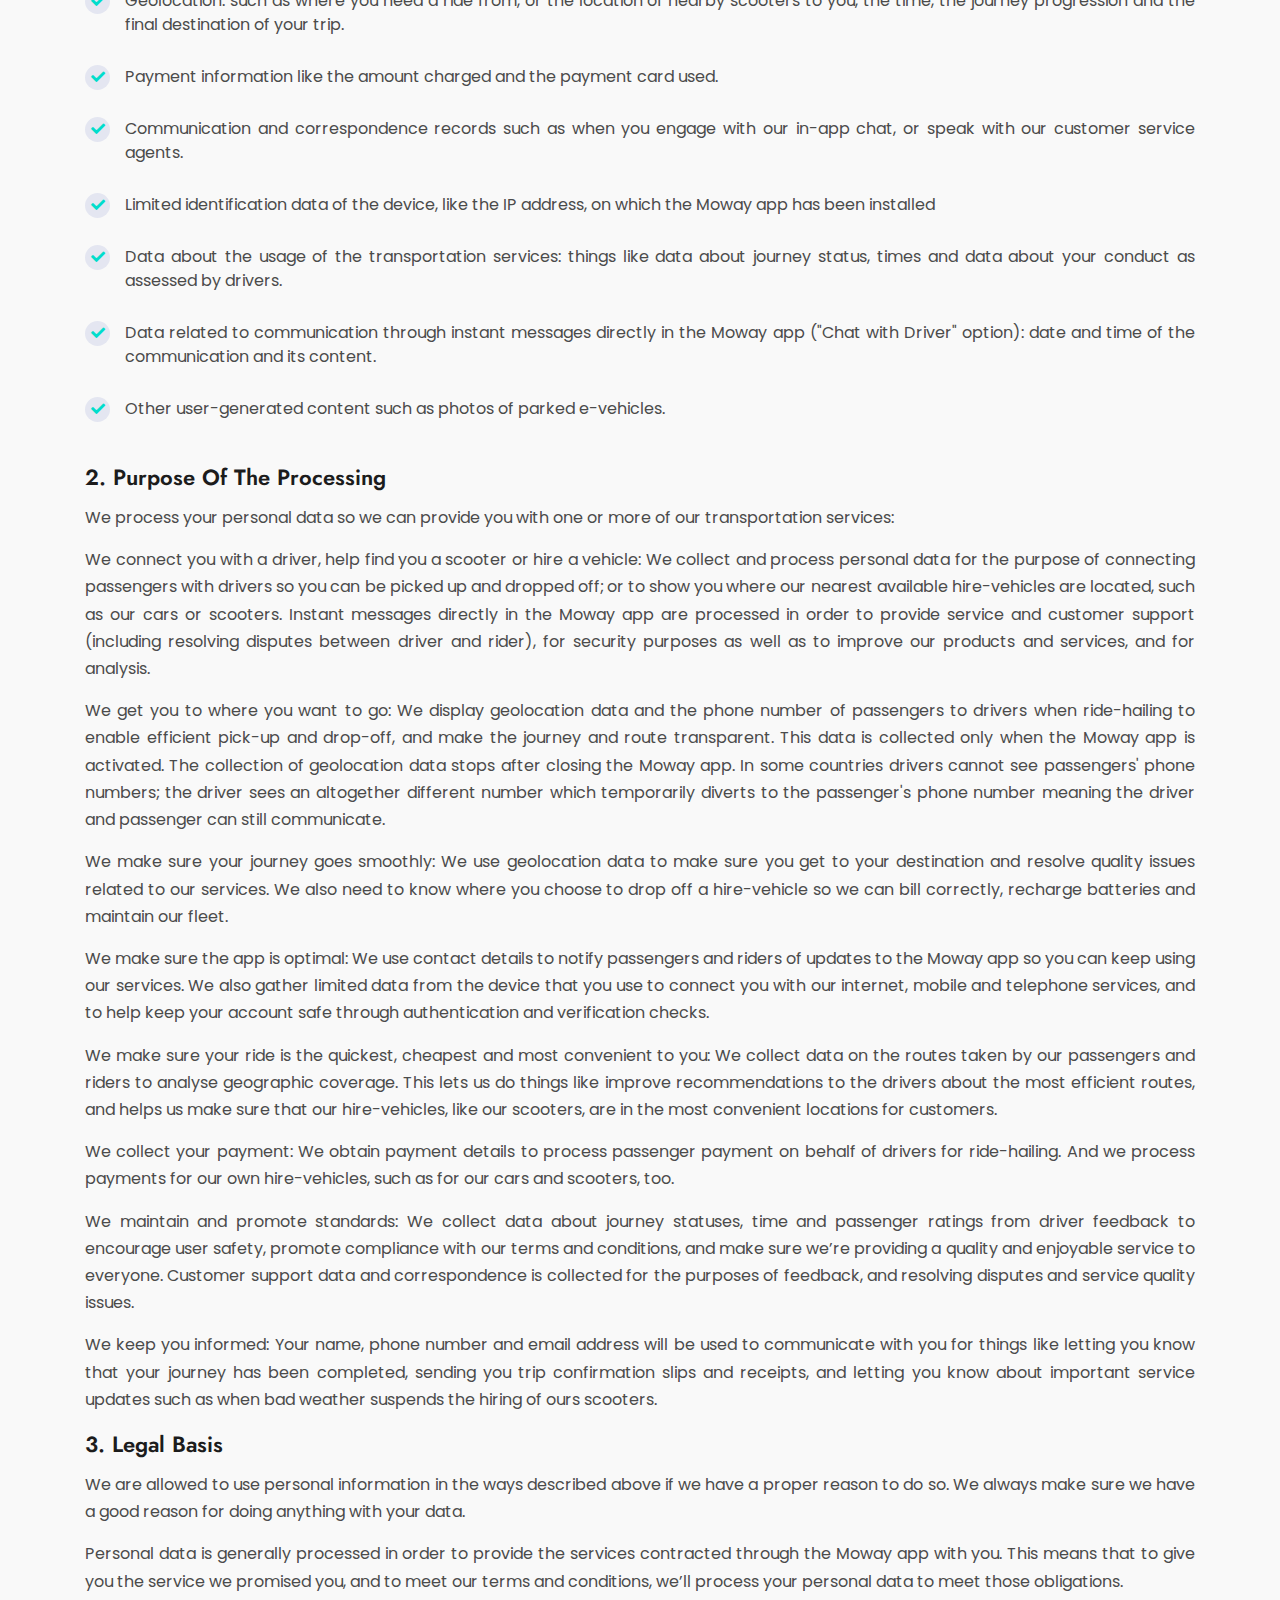
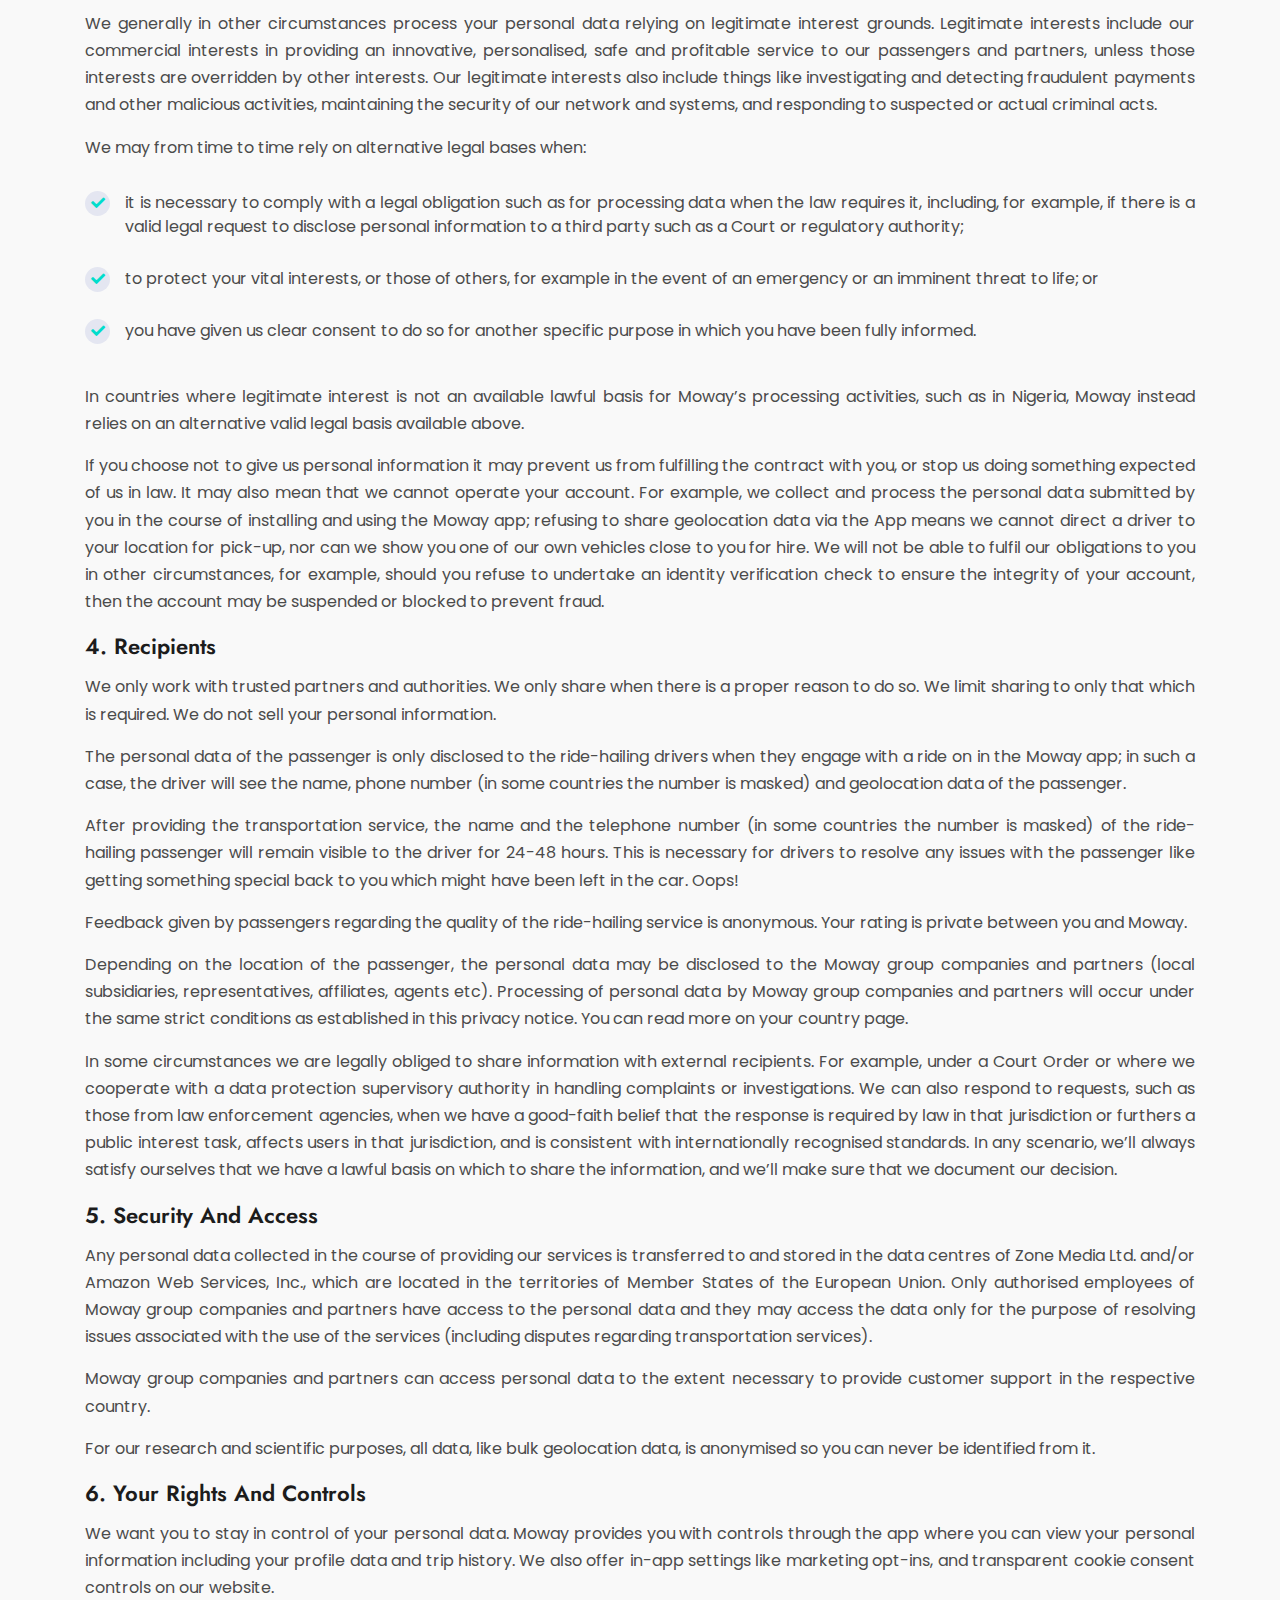
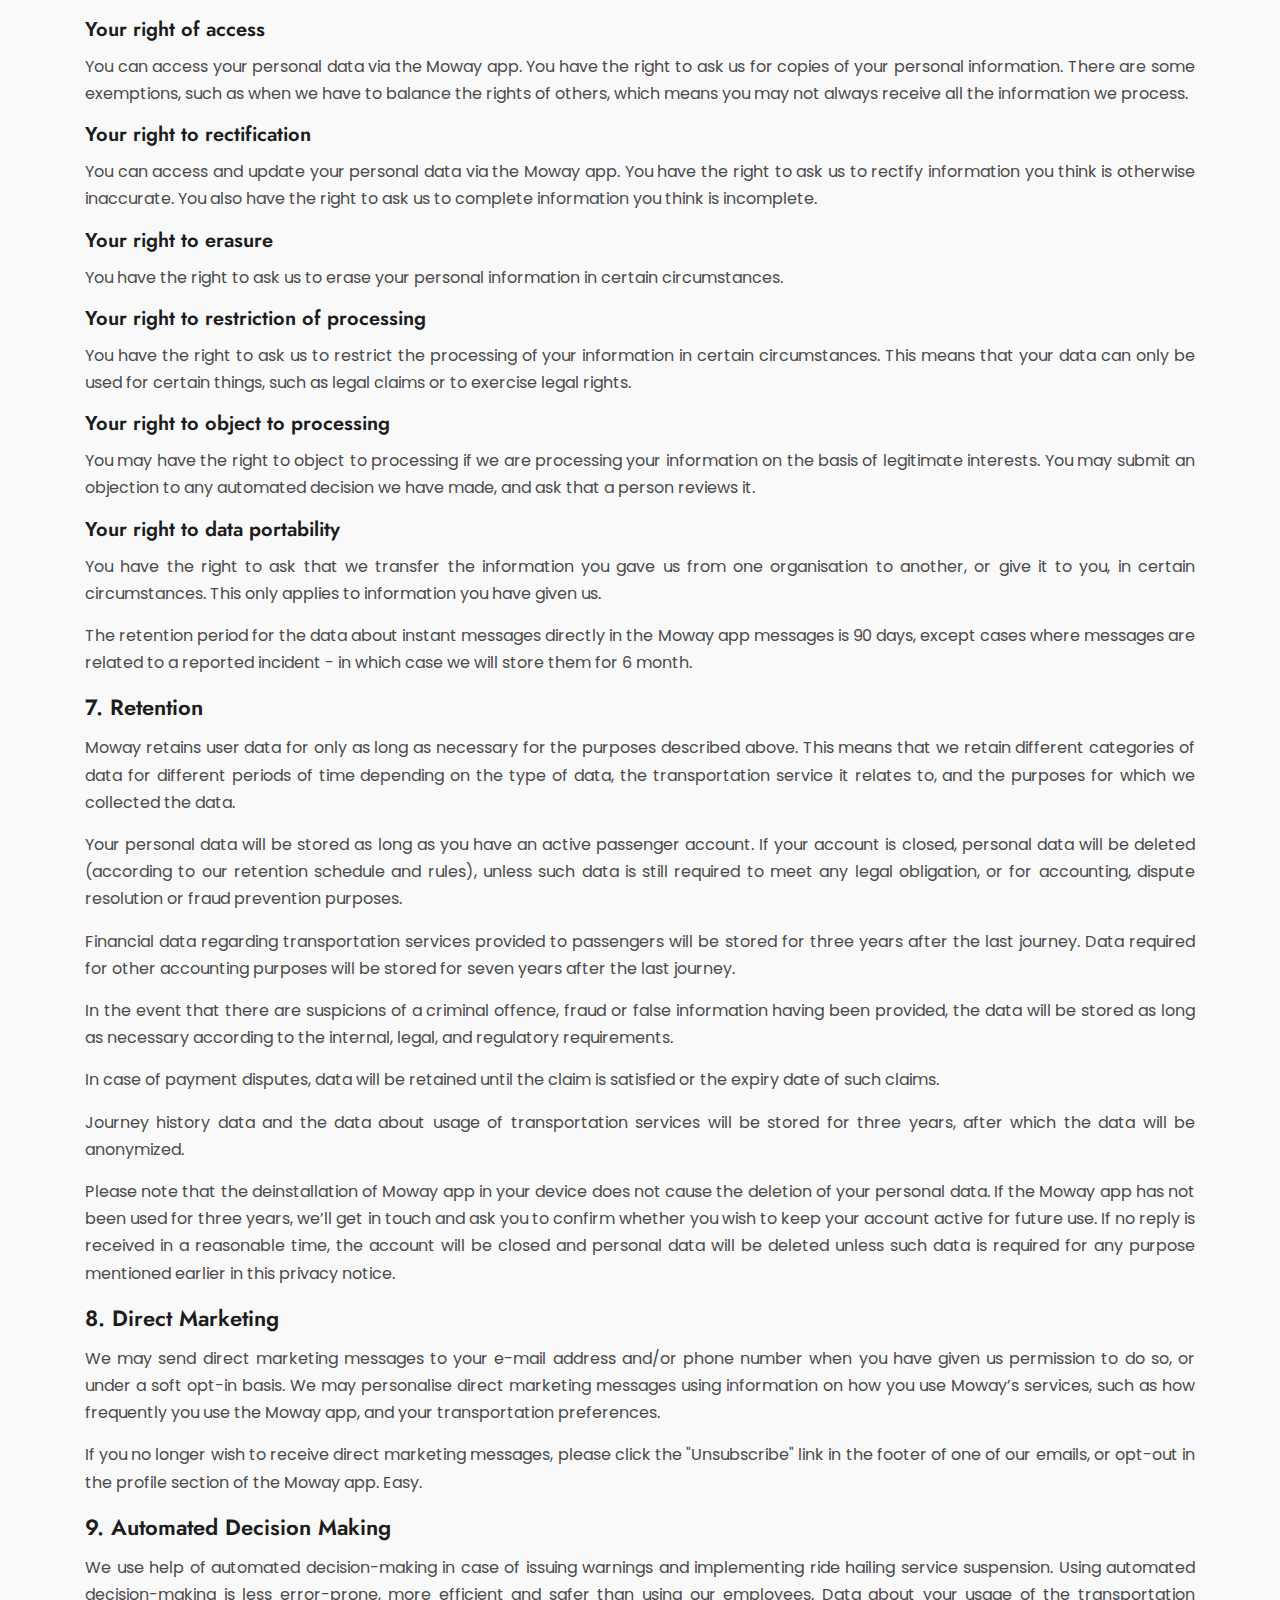
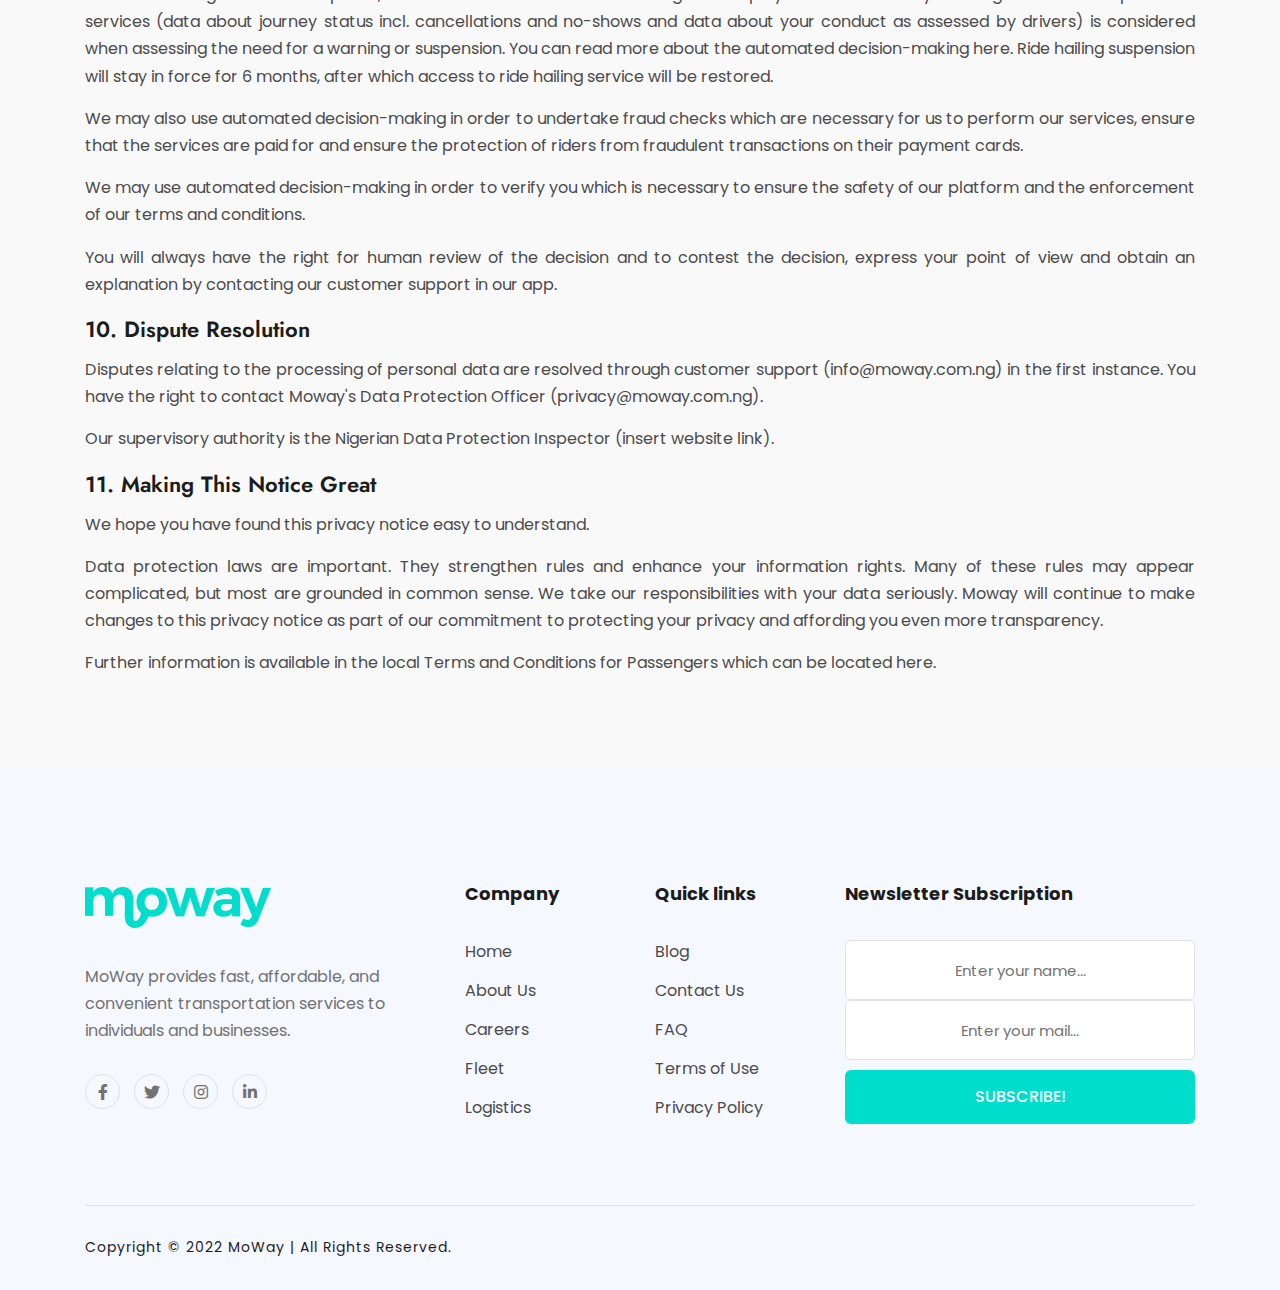
<file: privacy-policy.html>
<!DOCTYPE html>
<html lang="en">
<head>
    <meta charset="UTF-8">
    <meta name="viewport" content="width=device-width, initial-scale=1.0">
    <meta http-equiv="X-UA-Compatible" content="ie=edge">
    <title>Privacy Policy - MoWay Ride Ordering & Logistics App</title>
    <link rel="preconnect" href="https://fonts.googleapis.com">
    <link rel="preconnect" href="https://fonts.gstatic.com" crossorigin>
    <link href="https://fonts.googleapis.com/css2?family=Jost:ital,wght@0,100;0,200;0,300;0,400;0,500;0,600;0,700;0,800;0,900;1,100;1,200;1,300;1,400;1,500;1,600;1,700;1,800;1,900&family=Poppins:ital,wght@0,100;0,200;0,300;0,400;0,500;0,600;0,700;0,800;0,900;1,100;1,200;1,300;1,400;1,500;1,600;1,700;1,800;1,900&display=swap" rel="stylesheet">
    <!-- fontawesome css link -->
    <link rel="stylesheet" href="assets/css/fontawesome-all.min.css">
    <!-- bootstrap css link -->
    <link rel="stylesheet" href="assets/css/bootstrap.min.css">
    <!-- favicon -->ß
    <link rel="shortcut icon" href="assets/images/fav.png" type="image/x-icon">
    <!-- swipper css link -->
    <link rel="stylesheet" href="assets/css/swiper.min.css">
    <!-- lightcase css links -->
    <link rel="stylesheet" href="assets/css/lightcase.css">
    <!-- odometer css link -->
    <link rel="stylesheet" href="assets/css/odometer.css">
    <!-- line-awesome-icon css -->
    <link rel="stylesheet" href="assets/css/icomoon.css">
    <!-- line-awesome-icon css -->
    <link rel="stylesheet" href="assets/css/line-awesome.min.css">
    <!-- animate.css -->
    <link rel="stylesheet" href="assets/css/animate.css">
    <!-- aos.css -->
    <link rel="stylesheet" href="assets/css/aos.css">
    <!-- nice select css -->
    <link rel="stylesheet" href="assets/css/nice-select.css">
    <!-- main style css link -->
    <link rel="stylesheet" href="assets/css/style.css">
</head>
<body>



<!--~~~~~~~~~~~~~~~~~~~~~~~~~~~~~~~~~~~~~~~
    Start Preloader
~~~~~~~~~~~~~~~~~~~~~~~~~~~~~~~~~~~~~~~~-->
<div class="preloader">
    <div class="drawing" id="loading">
        <div class="loading-dot"></div>
    </div>
</div>
<!--~~~~~~~~~~~~~~~~~~~~~~~~~~~~~~~~~~~~~~~
    End Preloader
~~~~~~~~~~~~~~~~~~~~~~~~~~~~~~~~~~~~~~~~-->


<div class="cursor"></div>
<div class="cursor-follower"></div>


<!--~~~~~~~~~~~~~~~~~~~~~~~~~~~~~~~~~~~~~~~
    Start Header
~~~~~~~~~~~~~~~~~~~~~~~~~~~~~~~~~~~~~~~~-->
<header class="header-section two">
    <div class="header">
        <div class="header-bottom-area">
            <div class="container custom-container">
                <div class="header-menu-content">
                    <nav class="navbar navbar-expand-xl p-0">
                        <a class="site-logo site-title" href="index.html"><img src="assets/images/logo-main.png" alt="site-logo"></a>
                        <button class="navbar-toggler d-block d-xl-none ml-auto" type="button" data-toggle="collapse" data-target="#navbarSupportedContent"
                            aria-controls="navbarSupportedContent" aria-expanded="false" aria-label="Toggle navigation">
                            <span class="toggle-bar"></span>
                        </button>
                        <div class="collapse navbar-collapse justify-content-end" id="navbarSupportedContent">
                            <ul class="navbar-nav main-menu">
                                <li><a href="index.html">Home</a></li>
                                <li class="menu_has_children">
                                    <a href="#">Company <i class="las la-angle-down"></i></a>
                                    <ul class="sub-menu">
                                        <li><a href="about.html">About</a></li>
                                        <li><a href="#" target="_blank">Blog</a></li>
                                    </ul>
                                </li>
                                <li class="menu_has_children">
                                    <a href="#">Products <i class="las la-angle-down"></i></a>
                                    <ul class="sub-menu">
                                        <li><a href="logistics.html">Logistics</a></li>
                                        <li><a href="fleet.html">Fleet</a></li>
                                    </ul>
                                </li>
                                <li class="menu_has_children">
                                    <a href="#">Support <i class="las la-angle-down"></i></a>
                                    <ul class="sub-menu">
                                        <li><a href="contact.html">Contact</a></li>
                                        <li><a href="faq.html">Faq</a></li>
                                    </ul>
                                </li>
                                <li><a href="careers.html">Careers</a></li>
                            </ul>
                            <div class="header-right">
                                <div class="header-action-area">
                                    <div class="header-action">
                                        <a href="#" class="btn--base">ORDER RIDE ONLINE</a>
                                    </div>
                                </div>
                            </div>
                        </div>
                    </nav>
                </div>
            </div>
        </div>
    </div>
</header>
<!--~~~~~~~~~~~~~~~~~~~~~~~~~~~~~~~~~~~~~~~
    End Header
~~~~~~~~~~~~~~~~~~~~~~~~~~~~~~~~~~~~~~~~-->


<!--~~~~~~~~~~~~~~~~~~~~~~~~~~~~~~~~~~~~~~~
    Start Banner
~~~~~~~~~~~~~~~~~~~~~~~~~~~~~~~~~~~~~~~~-->
<section class="banner-section two inner">
    <div class="banner-element-four two">
        <img src="assets/images/element/element-5.png" alt="element">
    </div>
    <div class="banner-element-five two">
        <img src="assets/images/element/element-7.png" alt="element">
    </div>
    <div class="banner-element-nineteen two">
        <img src="assets/images/element/element-6.png" alt="element">
    </div>
    <div class="banner-element-twenty-two two">
        <img src="assets/images/element/element-69.png" alt="element">
    </div>
    <div class="banner-element-twenty-three two">
        <img src="assets/images/element/element-70.png" alt="element">
    </div>
    <div class="container">
        <div class="row justify-content-center align-items-center mb-30-none">
            <div class="col-xl-12 mb-30">
                <div class="banner-content two">
                   <div class="banner-content-header">
                        <h2 class="title">Privacy Policy</h2>
                        <div class="breadcrumb-area">
                            <nav aria-label="breadcrumb">
                                <ol class="breadcrumb">
                                <li class="breadcrumb-item"><a href="index.html">Home</a></li>
                                <li class="breadcrumb-item active" aria-current="page">Privacy Policy</li>
                                </ol>
                            </nav>
                        </div>
                   </div>
                </div>
            </div>
        </div>
    </div>
</section>
<!--~~~~~~~~~~~~~~~~~~~~~~~~~~~~~~~~~~~~~~~
    End Banner
~~~~~~~~~~~~~~~~~~~~~~~~~~~~~~~~~~~~~~~~-->


<!--~~~~~~~~~~~~~~~~~~~~~~~~~~~~~~~~~~~~~~~
    Start Scroll-To-Top
~~~~~~~~~~~~~~~~~~~~~~~~~~~~~~~~~~~~~~~~-->
<a href="#" class="scrollToTop"><i class="las la-angle-double-up"></i></a>
<!--~~~~~~~~~~~~~~~~~~~~~~~~~~~~~~~~~~~~~~~
    End Scroll-To-Top
~~~~~~~~~~~~~~~~~~~~~~~~~~~~~~~~~~~~~~~~-->


<!--~~~~~~~~~~~~~~~~~~~~~~~~~~~~~~~~~~~~~~~
    Start Blog
~~~~~~~~~~~~~~~~~~~~~~~~~~~~~~~~~~~~~~~~-->
<section class="blog-section ptb-120">
    <div class="container">
        <div class="row justify-content-center mb-60-none">
            <div class="col-12 mb-60">
                <div class="row justify-content-center mb-60-none">
                    <div class="col-xl-12 mb-60">
                        <div class="blog-item details">
                            
                            <div class="blog-content text-justify">
                                <h3 class="title">GLOBAL PRIVACY NOTICE FOR PASSENGERS AND RIDERS</h3>
                                <p>This privacy notice lets you know how we pledge to protect your personal data. This notice informs you about things like what information we use to provide you with our bundle of transportation services, how we use your information to keep you safe, and the choices and controls available to you. This notice also tells you about your privacy rights and how data protection rules work to protect everyone.</p>
                                <p>Moway Ride Services is the Controller of your personal data unless otherwise stated below.</p>
                                <p>Our postal address is : <br>

                                    Suite GF2 Busy Mart Plaza., <br>
                                    No 44 Ebitu Ukiwe Street Jabi District, <br>
                                    Abuja FCT.
                                    <br> 
                                   <strong>OR</strong> 
                                    <br> 
                                    Funke House <br>
                                    No 212 Chief Melford Okilo Expressway, <br>
                                    Amarata, Yenagoa, <br>
                                    Bayelsa State.</p>
                                <p>We have nominated a Data Protection Officer, and you can contact him at privacy@moway.com.ng or via any one of our postal addresses found in the city pages. Please mark the envelope ‘Data Protection Officer’.</p>
                                <p>The term “us” or “we” refers to Moway Ride Services, a private limited company incorporated and registered under the laws of the Federal Republic of Nigeria with registration code 3537565.</p>
                                <p>The term “you” or “your” refers to the passenger or rider who requests, hires and/or receives a transportation service through their Moway app account.</p>
                                <h3 class="title">1. Personal data we process</h3>
                                <p>We only process information that we need, so we can provide you with the best service on our transportation marketplace.</p>
                                <ul class="blog-list">
                                <li>Contact details: things like name, phone number and e-mail address. For some of our services we might require a little more, like your home address.</li>
                                <li>Profile information: things like your profile picture, saved addresses, language and communication preferences. For some of our services we might require a little more, like your driver license details.</li>
                                <li>Geolocation: such as where you need a ride from, or the location of nearby scooters to you, the time, the journey progression and the final destination of your trip.</li>
                                <li>Payment information like the amount charged and the payment card used.</li>
                                <li>Communication and correspondence records such as when you engage with our in-app chat, or speak with our customer service agents.</li>
                                <li>Limited identification data of the device, like the IP address, on which the Moway app has been installed</li>
                                <li>Data about the usage of the transportation services: things like data about journey status, times and data about your conduct as assessed by drivers.</li>
                                <li>Data related to communication through instant messages directly in the Moway app ("Chat with Driver" option): date and time of the communication and its content.</li>
                                <li>Other user-generated content such as photos of parked e-vehicles.</li>
                                </ul>
                                <h3 class="title">2. Purpose of the processing</h3>
                                <p>We process your personal data so we can provide you with one or more of our transportation services:</p>
                                <p>We connect you with a driver, help find you a scooter or hire a vehicle: We collect and process personal data for the purpose of connecting passengers with drivers so you can be picked up and dropped off; or to show you where our nearest available hire-vehicles are located, such as our cars or scooters. Instant messages directly in the Moway app are processed in order to provide service and customer support (including resolving disputes between driver and rider), for security purposes as well as to improve our products and services, and for analysis.</p>
                                <p>We get you to where you want to go: We display geolocation data and the phone number of passengers to drivers when ride-hailing to enable efficient pick-up and drop-off, and make the journey and route transparent. This data is collected only when the Moway app is activated. The collection of geolocation data stops after closing the Moway app. In some countries drivers cannot see passengers' phone numbers; the driver sees an altogether different number which temporarily diverts to the passenger's phone number meaning the driver and passenger can still communicate.</p>
                                <p>We make sure your journey goes smoothly: We use geolocation data to make sure you get to your destination and resolve quality issues related to our services. We also need to know where you choose to drop off a hire-vehicle so we can bill correctly, recharge batteries and maintain our fleet.</p>
                                <p>We make sure the app is optimal: We use contact details to notify passengers and riders of updates to the Moway app so you can keep using our services. We also gather limited data from the device that you use to connect you with our internet, mobile and telephone services, and to help keep your account safe through authentication and verification checks.</p>
                                <p>We make sure your ride is the quickest, cheapest and most convenient to you: We collect data on the routes taken by our passengers and riders to analyse geographic coverage. This lets us do things like improve recommendations to the drivers about the most efficient routes, and helps us make sure that our hire-vehicles, like our scooters, are in the most convenient locations for customers.</p>
                                <p>We collect your payment: We obtain payment details to process passenger payment on behalf of drivers for ride-hailing. And we process payments for our own hire-vehicles, such as for our cars and scooters, too.</p>
                                <p>We maintain and promote standards: We collect data about journey statuses, time and passenger ratings from driver feedback to encourage user safety, promote compliance with our terms and conditions, and make sure we’re providing a quality and enjoyable service to everyone. Customer support data and correspondence is collected for the purposes of feedback, and resolving disputes and service quality issues.</p>
                                <p>We keep you informed: Your name, phone number and email address will be used to communicate with you for things like letting you know that your journey has been completed, sending you trip confirmation slips and receipts, and letting you know about important service updates such as when bad weather suspends the hiring of ours scooters.</p>
                                <h3 class="title">3. Legal Basis</h3>
                                <p>We are allowed to use personal information in the ways described above if we have a proper reason to do so. We always make sure we have a good reason for doing anything with your data.</p>
                                <p>Personal data is generally processed in order to provide the services contracted through the Moway app with you. This means that to give you the service we promised you, and to meet our terms and conditions, we’ll process your personal data to meet those obligations.</p>
                                <p>We generally in other circumstances process your personal data relying on legitimate interest grounds. Legitimate interests include our commercial interests in providing an innovative, personalised, safe and profitable service to our passengers and partners, unless those interests are overridden by other interests. Our legitimate interests also include things like investigating and detecting fraudulent payments and other malicious activities, maintaining the security of our network and systems, and responding to suspected or actual criminal acts.</p>
                                <p>We may from time to time rely on alternative legal bases when:</p>
                                <ul class="blog-list">
                                    <li>it is necessary to comply with a legal obligation such as for processing data when the law requires it, including, for example, if there is a valid legal request to disclose personal information to a third party such as a Court or regulatory authority;</li>
                                    <li>to protect your vital interests, or those of others, for example in the event of an emergency or an imminent threat to life; or</li>
                                    <li>you have given us clear consent to do so for another specific purpose in which you have been fully informed.</li>
                                </ul>
                                
                                <p>In countries where legitimate interest is not an available lawful basis for Moway’s processing activities, such as in Nigeria, Moway instead relies on an alternative valid legal basis available above.</p>
                                <p>If you choose not to give us personal information it may prevent us from fulfilling the contract with you, or stop us doing something expected of us in law. It may also mean that we cannot operate your account. For example, we collect and process the personal data submitted by you in the course of installing and using the Moway app; refusing to share geolocation data via the App means we cannot direct a driver to your location for pick-up, nor can we show you one of our own vehicles close to you for hire. We will not be able to fulfil our obligations to you in other circumstances, for example, should you refuse to undertake an identity verification check to ensure the integrity of your account, then the account may be suspended or blocked to prevent fraud.</p>

                                <h3 class="title">4. Recipients</h3>
                                <p>We only work with trusted partners and authorities. We only share when there is a proper reason to do so. We limit sharing to only that which is required. We do not sell your personal information.</p>
                                <p>The personal data of the passenger is only disclosed to the ride-hailing drivers when they engage with a ride on in the Moway app; in such a case, the driver will see the name, phone number (in some countries the number is masked) and geolocation data of the passenger.</p>
                                <p>After providing the transportation service, the name and the telephone number (in some countries the number is masked) of the ride-hailing passenger will remain visible to the driver for 24-48 hours. This is necessary for drivers to resolve any issues with the passenger like getting something special back to you which might have been left in the car. Oops!</p>
                                <p>Feedback given by passengers regarding the quality of the ride-hailing service is anonymous. Your rating is private between you and Moway.</p>
                                <p>Depending on the location of the passenger, the personal data may be disclosed to the Moway group companies and partners (local subsidiaries, representatives, affiliates, agents etc). Processing of personal data by Moway group companies and partners will occur under the same strict conditions as established in this privacy notice. You can read more on your country page.</p>
                                <p>In some circumstances we are legally obliged to share information with external recipients. For example, under a Court Order or where we cooperate with a data protection supervisory authority in handling complaints or investigations. We can also respond to requests, such as those from law enforcement agencies, when we have a good-faith belief that the response is required by law in that jurisdiction or furthers a public interest task, affects users in that jurisdiction, and is consistent with internationally recognised standards. In any scenario, we’ll always satisfy ourselves that we have a lawful basis on which to share the information, and we’ll make sure that we document our decision.</p>
                                <h3 class="title">5. Security and access</h3>
                                <p>Any personal data collected in the course of providing our services is transferred to and stored in the data centres of Zone Media Ltd. and/or Amazon Web Services, Inc., which are located in the territories of Member States of the European Union. Only authorised employees of Moway group companies and partners have access to the personal data and they may access the data only for the purpose of resolving issues associated with the use of the services (including disputes regarding transportation services).</p>
                                <p>Moway group companies and partners can access personal data to the extent necessary to provide customer support in the respective country.</p>
                                <p>For our research and scientific purposes, all data, like bulk geolocation data, is anonymised so you can never be identified from it.</p>
                                <h3 class="title">6. Your rights and controls</h3>
                                <p>We want you to stay in control of your personal data. Moway provides you with controls through the app where you can view your personal information including your profile data and trip history. We also offer in-app settings like marketing opt-ins, and transparent cookie consent controls on our website.</p>
                                <h4>Your right of access</h4>
                                <p>You can access your personal data via the Moway app. You have the right to ask us for copies of your personal information. There are some exemptions, such as when we have to balance the rights of others, which means you may not always receive all the information we process.</p>
                                <h4>Your right to rectification</h4>
                                <p>You can access and update your personal data via the Moway app. You have the right to ask us to rectify information you think is otherwise inaccurate. You also have the right to ask us to complete information you think is incomplete.</p>
                                <h4>Your right to erasure</h4>
                                <p>You have the right to ask us to erase your personal information in certain circumstances.</p>
                                <h4>Your right to restriction of processing</h4>
                                <p>You have the right to ask us to restrict the processing of your information in certain circumstances. This means that your data can only be used for certain things, such as legal claims or to exercise legal rights.</p>
                                <h4>Your right to object to processing</h4>
                                <p>You may have the right to object to processing if we are processing your information on the basis of legitimate interests. You may submit an objection to any automated decision we have made, and ask that a person reviews it.</p>
                                <h4>Your right to data portability</h4>
                                <p>You have the right to ask that we transfer the information you gave us from one organisation to another, or give it to you, in certain circumstances. This only applies to information you have given us.</p>
                                <p>The retention period for the data about instant messages directly in the Moway app messages is 90 days, except cases where messages are related to a reported incident - in which case we will store them for 6 month.</p>
                                <h3 class="title">7. Retention</h3>
                                <p>Moway retains user data for only as long as necessary for the purposes described above. This means that we retain different categories of data for different periods of time depending on the type of data, the transportation service it relates to, and the purposes for which we collected the data.</p>
                                <p>Your personal data will be stored as long as you have an active passenger account. If your account is closed, personal data will be deleted (according to our retention schedule and rules), unless such data is still required to meet any legal obligation, or for accounting, dispute resolution or fraud prevention purposes.</p>
                                <p>Financial data regarding transportation services provided to passengers will be stored for three years after the last journey. Data required for other accounting purposes will be stored for seven years after the last journey.</p>
                                <p>In the event that there are suspicions of a criminal offence, fraud or false information having been provided, the data will be stored as long as necessary according to the internal, legal, and regulatory requirements.</p>
                                <p>In case of payment disputes, data will be retained until the claim is satisfied or the expiry date of such claims.</p>
                                <p>Journey history data and the data about usage of transportation services will be stored for three years, after which the data will be anonymized.</p>
                                <p>Please note that the deinstallation of Moway app in your device does not cause the deletion of your personal data. If the Moway app has not been used for three years, we’ll get in touch and ask you to confirm whether you wish to keep your account active for future use. If no reply is received in a reasonable time, the account will be closed and personal data will be deleted unless such data is required for any purpose mentioned earlier in this privacy notice.</p>
                                <h3 class="title">8. Direct marketing</h3>
                                <p>We may send direct marketing messages to your e-mail address and/or phone number when you have given us permission to do so, or under a soft opt-in basis. We may personalise direct marketing messages using information on how you use Moway’s services, such as how frequently you use the Moway app, and your transportation preferences.</p>                               
                                <p>If you no longer wish to receive direct marketing messages, please click the "Unsubscribe" link in the footer of one of our emails, or opt-out in the profile section of the Moway app. Easy.</p>
                                <h3 class="title">9. Automated decision making</h3>
                                <p>We use help of automated decision-making in case of issuing warnings and implementing ride hailing service suspension. Using automated decision-making is less error-prone, more efficient and safer than using our employees. Data about your usage of the transportation services (data about journey status incl. cancellations and no-shows and data about your conduct as assessed by drivers) is considered when assessing the need for a warning or suspension. You can read more about the automated decision-making here. Ride hailing suspension will stay in force for 6 months, after which access to ride hailing service will be restored.</p>
                                <p>We may also use automated decision-making in order to undertake fraud checks which are necessary for us to perform our services, ensure that the services are paid for and ensure the protection of riders from fraudulent transactions on their payment cards.</p>
                                <p>We may use automated decision-making in order to verify you which is necessary to ensure the safety of our platform and the enforcement of our terms and conditions.</p>
                                <p>You will always have the right for human review of the decision and to contest the decision, express your point of view and obtain an explanation by contacting our customer support in our app.</p>
                                <h3 class="title">10. Dispute resolution</h3>
                                <p>Disputes relating to the processing of personal data are resolved through customer support (info@moway.com.ng) in the first instance. You have the right to contact Moway's Data Protection Officer (privacy@moway.com.ng).</p>
                                <p>Our supervisory authority is the Nigerian Data Protection Inspector (insert website link).</p>
                                <h3 class="title">11. Making this notice great</h3>
                                <p>We hope you have found this privacy notice easy to understand.</p>
                                <p>Data protection laws are important. They strengthen rules and enhance your information rights. Many of these rules may appear complicated, but most are grounded in common sense. We take our responsibilities with your data seriously. Moway will continue to make changes to this privacy notice as part of our commitment to protecting your privacy and affording you even more transparency.</p>
                                <p>Further information is available in the local Terms and Conditions for Passengers which can be located here.</p>
                                <!-- <ul class="blog-list">
                                    <li>Beta Products: Moway Services that are in a state of testing, trial, early access, preview or development (each being a “Beta Product”);</li>
                                    <li>Moway: (also referred to as "we", "our" or "us"): Moway Ride Services, a private limited company, founded in the Federal Republic of Nigeria, registered in the Corporate Affairs Commission under the number 3537565, whose place of business is at Suite GF2 Busy Mart Plaza., No 44 Ebitu Ukiwe Street Jabi District, Abuja FCT. Moway partners’ shall mean local representatives, affiliates, agents etc appointed by Moway;</li>
                                    <li>Moway App: any smartphone application offered by Moway in relation to the provision of any Moway Services;</li>
                                    <li>Moway Services: all features, technologies, services and/or products as may be offered from time to time by Moway (via a Moway App or otherwise); and</li>
                                    <li>Standard Terms: all terms and conditions, policies and guidelines issued by Moway from time to time for the use of Moway Services for the jurisdiction in which a Beta Product is being used by you (copies of which are available here).</li>
                                </ul>
                                <p>Moway may introduce Beta Products in connection with the improvement, development and variation of any existing or new Moway Services.</p>
                                <p>Use of any Beta Product shall be in accordance with these Beta Terms and all Standard Terms that apply. If there is a conflict between these Beta Terms and any Standard Terms, these Beta Terms will take precedence.</p>
                                <p>Moway offers no warranty or representation in respect of the reliability or proper functioning of any Beta Products. By using any Beta Products, You acknowledge that you may experience technical difficulties, disruptions, errors or a lack of functionality and its use is at your own risk.</p>
                                <p>Moway shall have no liability for any losses, claims, damages, expenses or liabilities arising (directly or indirectly) out of any disruption, inconvenience or nuisance (whether to a Moway Service or otherwise) caused by any Beta Product.</p>
                                <p>You agree that Moway may collect information relating to any access, use, testing, performance and functionality of Beta Products which will be processed in accordance with Moway’s privacy policy for the applicable jurisdiction (copies of which are available here).</p>
                                <p>Moway may suspend or terminate any Beta Products (or access to them) at any time for any reason and without notice.</p>
                                <p>All intellectual property rights in any Beta Products and all data created from their use shall belong exclusively to Moway or its licensors and may not be copied, distributed, uploaded, republished, decompiled, disassembled or transmitted in any way without Moway’s prior written consent.</p>
                                <p>If any provision of these Beta Terms is found (as written) to be unlawful in a jurisdiction then to the extent possible it shall be interpreted as having such amendments as necessary to give it lawful effect (but without affecting interpretation in any other jurisdiction). If such interpretation is not possible then the applicable Standard Terms shall apply accordingly.</p> -->
                                <!-- <div class="blog-widget-thumb-area">
                                    <div class="row justify-content-center mb-20-none">
                                        <div class="col-xl-6 col-lg-6 col-md-6 mb-20">
                                            <div class="blog-widget-thumb">
                                                <img src="assets/images/blog/blog-6.png" alt="blog">
                                            </div>
                                        </div>
                                        <div class="col-xl-6 col-lg-6 col-md-6 mb-20">
                                            <div class="blog-widget-thumb">
                                                <img src="assets/images/blog/blog-5.png" alt="blog">
                                                <div class="blog-widget-video">
                                                    <div class="video-main">
                                                        <div class="promo-video">
                                                            <div class="waves-block">
                                                                <div class="waves wave-1"></div>
                                                                <div class="waves wave-2"></div>
                                                                <div class="waves wave-3"></div>
                                                            </div>
                                                        </div>
                                                        <a class="video-icon video" data-rel="lightcase:myCollection" href="https://www.youtube.com/embed/6zsr22OeF2I">
                                                            <i class="fas fa-play"></i>
                                                        </a>
                                                    </div>
                                                </div>
                                            </div>
                                        </div>
                                    </div>
                                </div>
                                <blockquote>
                                    <div class="quote-area d-flex flex-wrap">
                                        <div class="quote-icon">
                                            <i class="icon-Producing_Icone"></i>
                                        </div>
                                        <div class="quote-content-area">
                                            <p class="quote-content">Producing Ideas Is The Main Way To Grow The Economy
                                                Life Insurance for Stay-at-Home Parents</p>
                                            <span>JHON SMITH</span>
                                        </div>
                                    </div>
                                </blockquote>
                                <p>An executive of VIP bodyguard can also check for potential vulnerability in the home and/or transportation, even transportation routes, adding extra reinforcement or making changes where needed. They can give helpful advice on how to stay safe and what to do in the event of a dangerous situation. Finally, a bodyguard presence can act as a deterrent against potential dangers. When a bodyguard is seen, it may put people off from trying anything against highly trained personal security. Of course, some people may prefer their bodyguards in plain clothing.</p>
                                <div class="blog-tag-wrapper">
                                    <span>Tags:</span>
                                    <ul class="blog-footer-tag">
                                        <li><a href="#0">Drivers</a></li>
                                        <li><a href="#0">Event</a></li>
                                    </ul>
                                </div>
                                <nav>
                                    <ul class="pagination two">
                                        <li class="page-item prev">
                                            <a class="page-link" href="#" rel="prev" aria-label="Prev &raquo;"><i class="fas fa-chevron-left"></i></a>
                                        </li>
                                        <li class="page-item tags"><a class="page-link" href="blog.html"><i class="icon-Tags_menu"></i></a></li>
                                        <li class="page-item next">
                                            <a class="page-link" href="#" rel="next" aria-label="Next &raquo;"><i class="fas fa-chevron-right"></i></a>
                                        </li>
                                    </ul>
                                </nav>
                                <div class="blog-related-area">
                                    <div class="row">
                                        <div class="col-xl-12">
                                            <div class="blog-section-header">
                                                <div class="section-header">
                                                    <h3 class="section-title">Top Related Post</h3>
                                                </div>
                                                <div class="slider-nav-area">
                                                    <div class="slider-prev">
                                                        <i class="fas fa-chevron-left"></i>
                                                    </div>
                                                    <div class="slider-next">
                                                        <i class="fas fa-chevron-right"></i>
                                                    </div>
                                                </div>
                                            </div>
                                        </div>
                                    </div>
                                    <div class="row justify-content-center">
                                        <div class="col-xl-12">
                                            <div class="blog-slider-area">
                                                <div class="blog-slider">
                                                    <div class="swiper-wrapper">
                                                        <div class="swiper-slide">
                                                            <div class="blog-item">
                                                                <div class="blog-thumb">
                                                                    <img src="assets/images/blog/blog-8.png" alt="blog">
                                                                </div>
                                                                <div class="blog-content">
                                                                    <div class="blog-post-meta">
                                                                        <span class="user">By : Smith Roy</span>
                                                                        <span class="category two"> 24th March, 2021</span>
                                                                    </div>
                                                                    <h3 class="title"><a href="blog-details.html">Many important brands have
                                                                        given us their trust</a></h3>
                                                                </div>
                                                            </div>
                                                        </div>
                                                        <div class="swiper-slide">
                                                            <div class="blog-item">
                                                                <div class="blog-thumb">
                                                                    <img src="assets/images/blog/blog-11.png" alt="blog">
                                                                </div>
                                                                <div class="blog-content">
                                                                    <div class="blog-post-meta">
                                                                        <span class="user">By : Smith Roy</span>
                                                                        <span class="category two"> 24th March, 2021</span>
                                                                    </div>
                                                                    <h3 class="title"><a href="blog-details.html">Many important brands have
                                                                        given us their trust</a></h3>
                                                                </div>
                                                            </div>
                                                        </div>
                                                    </div>
                                                </div>
                                            </div>
                                        </div>
                                    </div>
                                </div>
                                <div class="blog-comment-area">
                                    <h3 class="title">Leave A Comments</h3>
                                    <p>Your email address will not be published. Required fields are marked *</p>
                                    <form class="comment-form">
                                        <div class="row justify-content-center mb-25-none">
                                            <div class="col-xl-6 col-lg-6 form-group">
                                                <input type="text" name="name" class="form--control" placeholder="Your name*">
                                            </div>
                                            <div class="col-xl-6 col-lg-6 form-group">
                                                <input type="email" name="email" class="form--control" placeholder="Your email*">
                                            </div>
                                            <div class="col-lg-12 form-group">
                                                <textarea class="form--control" placeholder="Write message*"></textarea>
                                            </div>
                                            <div class="col-lg-12 form-group">
                                                <button type="submit" class="btn--base mt-10">Submit Now <i class="fas fa-arrow-right ml-2"></i></button>
                                            </div>
                                        </div>
                                    </form>
                                </div> -->
                            </div>
                        </div>
                    </div>
                </div>
            </div>
        </div>
    </div>
</section>
<!--~~~~~~~~~~~~~~~~~~~~~~~~~~~~~~~~~~~~~~~
    End Blog
~~~~~~~~~~~~~~~~~~~~~~~~~~~~~~~~~~~~~~~~-->



<!--~~~~~~~~~~~~~~~~~~~~~~~~~~~~~~~~~~~~~~~
    Start Footer
~~~~~~~~~~~~~~~~~~~~~~~~~~~~~~~~~~~~~~~~-->
<footer class="footer-section five pt-120">
    <div class="container">
        <div class="row mb-30-none">
            <div class="col-xl-4 col-lg-4 col-md-6 mb-30">
                <div class="footer-widget">
                    <div class="footer-logo">
                        <a class="site-logo site-title" href="index.html"><img src="assets/images/logo-main.png" alt="site-logo"></a>
                    </div>
                    <p>MoWay provides fast, affordable, and convenient transportation services to individuals and businesses.</p>
                    <ul class="footer-social two">
                        <li><a href="#"><i class="fab fa-facebook-f"></i></a></li>
                        <li><a href="#"><i class="fab fa-twitter"></i></a></li>
                        <li><a href="#"><i class="fab fa-instagram"></i></a></li>
                        <li><a href="#"><i class="fab fa-linkedin-in"></i></a></li>
                    </ul>
                </div>
            </div>
            <div class="col-xl-2 col-lg-2 col-md-6 mb-30">
                <div class="footer-widget">
                    <h4 class="title">Company</h4>
                    <ul class="footer-list">
                        <li><a href="index.html">Home</a></li>
                        <li><a href="about.html">About Us</a></li>
                        <li><a href="careers.html">Careers</a></li>
                        <li><a href="fleet.html">Fleet</a></li>
                        <li><a href="logistics.html">Logistics</a></li>
                    </ul>
                </div>
            </div>
            <div class="col-xl-2 col-lg-2 col-md-6 mb-30">
                <div class="footer-widget">
                    <h4 class="title">Quick links</h4>
                    <ul class="footer-list">
                        <li><a href="#" target="_blank">Blog</a></li>
                        <li><a href="contact.html">Contact Us</a></li>
                        <li><a href="faq.html">FAQ</a></li>
                        <li><a href="terms.html">Terms of Use</a></li>
                        <li><a href="privacy-policy.html">Privacy Policy</a></li>
                    </ul>
                </div>
            </div>
            <div class="col-xl-4 col-lg-4 col-md-6 mb-30">
                <div class="footer-widget">
                    <h5 class="title">Newsletter Subscription</h5>
                    <form class="footer-subscribe-form three">
                        <input type="text" class="form--control" placeholder="Enter your name...">
                        <input type="email" class="form--control" placeholder="Enter your mail...">
                        <button type="submit">SUBSCRIBE!</button>
                    </form>
                </div>
            </div>
        </div>
        <div class="copyright-wrapper five">
            <div class="row justify-content-center">
                <div class="col-xl-12">
                    <div class="copyright-area" style="text-align: center;">
                        <p>Copyright © 2022 MoWay | All Rights Reserved.</p>
                    </div>
                </div>
            </div>
        </div>
    </div>
</footer>
<!--~~~~~~~~~~~~~~~~~~~~~~~~~~~~~~~~~~~~~~~
    End Footer
~~~~~~~~~~~~~~~~~~~~~~~~~~~~~~~~~~~~~~~~-->




<!-- jquery -->
<script src="assets/js/jquery-3.6.0.min.js"></script>
<!-- bootstrap js -->
<script src="assets/js/bootstrap.min.js"></script>
<!-- swipper js -->
<script src="assets/js/swiper.min.js"></script>
<!-- lightcase js-->
<script src="assets/js/lightcase.js"></script>
<!-- odometer js -->
<script src="assets/js/odometer.min.js"></script>
<!-- viewport js -->
<script src="assets/js/viewport.jquery.js"></script>
<!-- aos js file -->
<script src="assets/js/aos.js"></script>
<!-- nice select js -->
<script src="assets/js/jquery.nice-select.js"></script>
<!-- isotope js -->
<script src="assets/js/isotope.pkgd.min.js"></script>
<!-- tweenMax js -->
<script src="assets/js/TweenMax.min.js"></script>
<!-- main -->
<script src="assets/js/main.js"></script>


</body>
</html>
</file>
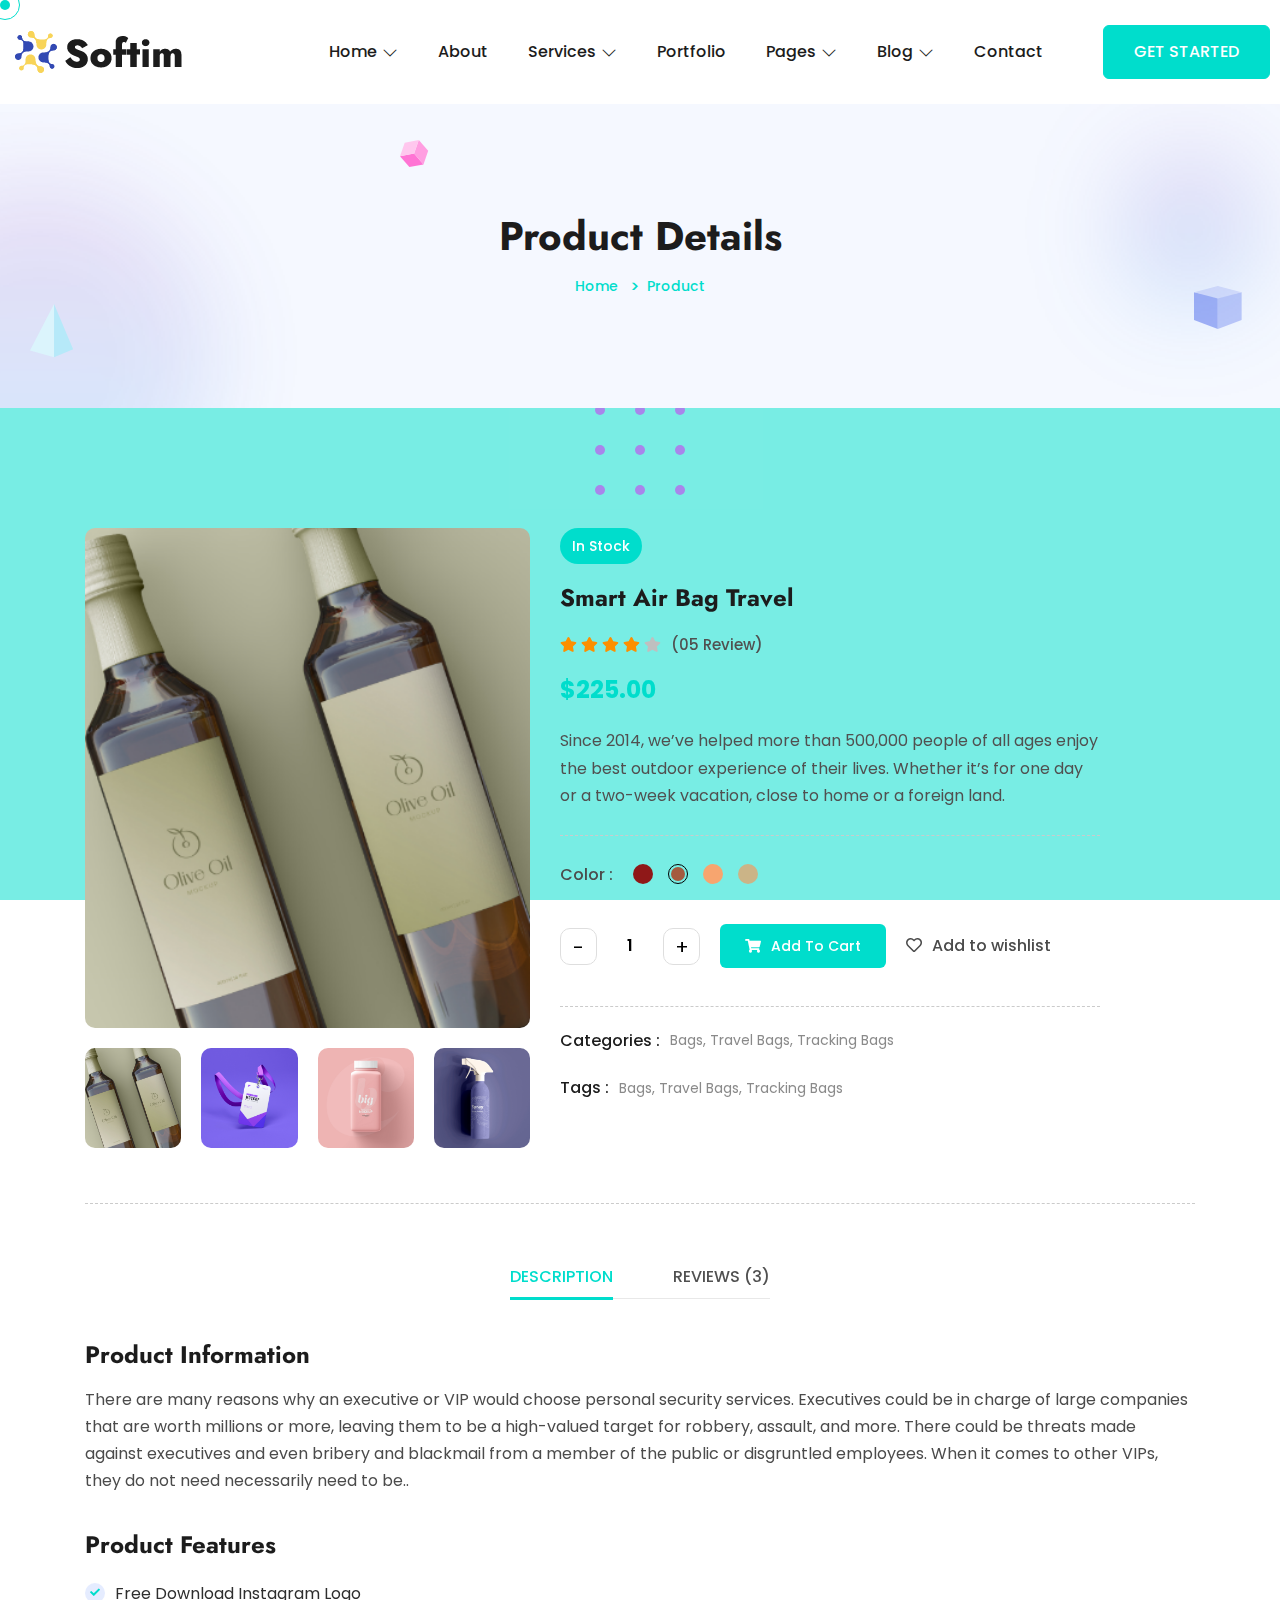
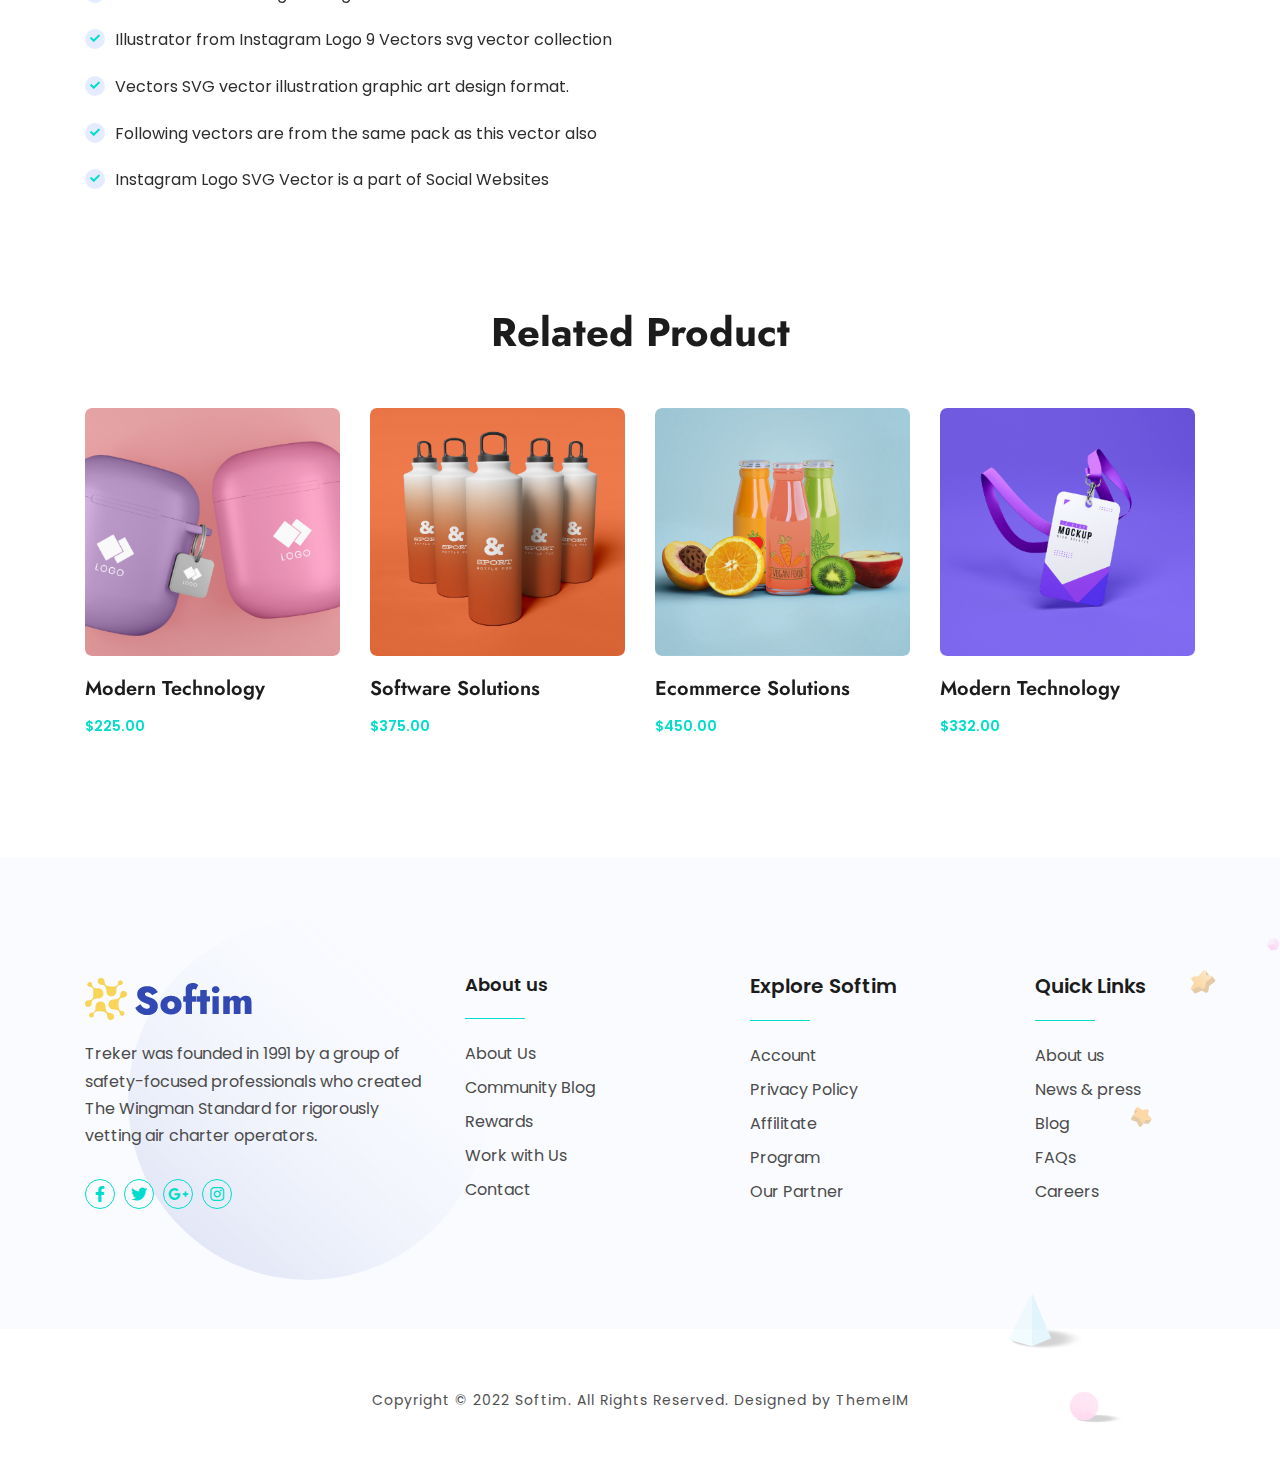
<file: product-details.html>
<!DOCTYPE html>
<html lang="en">
<head>
    <meta charset="UTF-8">
    <meta name="viewport" content="width=device-width, initial-scale=1.0">
    <meta http-equiv="X-UA-Compatible" content="ie=edge">
    <title>Softim - It Solution Html Template</title>
    <link rel="preconnect" href="https://fonts.googleapis.com">
    <link rel="preconnect" href="https://fonts.gstatic.com" crossorigin>
    <link href="https://fonts.googleapis.com/css2?family=Jost:ital,wght@0,100;0,200;0,300;0,400;0,500;0,600;0,700;0,800;0,900;1,100;1,200;1,300;1,400;1,500;1,600;1,700;1,800;1,900&family=Poppins:ital,wght@0,100;0,200;0,300;0,400;0,500;0,600;0,700;0,800;0,900;1,100;1,200;1,300;1,400;1,500;1,600;1,700;1,800;1,900&display=swap" rel="stylesheet">
    <!-- fontawesome css link -->
    <link rel="stylesheet" href="assets/css/fontawesome-all.min.css">
    <!-- bootstrap css link -->
    <link rel="stylesheet" href="assets/css/bootstrap.min.css">
    <!-- favicon -->
    <link rel="shortcut icon" href="assets/images/fav.png" type="image/x-icon">
    <!-- swipper css link -->
    <link rel="stylesheet" href="assets/css/swiper.min.css">
    <!-- lightcase css links -->
    <link rel="stylesheet" href="assets/css/lightcase.css">
    <!-- odometer css link -->
    <link rel="stylesheet" href="assets/css/odometer.css">
    <!-- line-awesome-icon css -->
    <link rel="stylesheet" href="assets/css/icomoon.css">
    <!-- line-awesome-icon css -->
    <link rel="stylesheet" href="assets/css/line-awesome.min.css">
    <!-- animate.css -->
    <link rel="stylesheet" href="assets/css/animate.css">
    <!-- aos.css -->
    <link rel="stylesheet" href="assets/css/aos.css">
    <!-- nice select css -->
    <link rel="stylesheet" href="assets/css/nice-select.css">
    <!-- main style css link -->
    <link rel="stylesheet" href="assets/css/style.css">
</head>
<body>



<!--~~~~~~~~~~~~~~~~~~~~~~~~~~~~~~~~~~~~~~~
    Start Preloader
~~~~~~~~~~~~~~~~~~~~~~~~~~~~~~~~~~~~~~~~-->
<div class="preloader">
    <div class="drawing" id="loading">
        <div class="loading-dot"></div>
    </div>
</div>
<!--~~~~~~~~~~~~~~~~~~~~~~~~~~~~~~~~~~~~~~~
    End Preloader
~~~~~~~~~~~~~~~~~~~~~~~~~~~~~~~~~~~~~~~~-->


<div class="cursor"></div>
<div class="cursor-follower"></div>


<!--~~~~~~~~~~~~~~~~~~~~~~~~~~~~~~~~~~~~~~~
    Start Header
~~~~~~~~~~~~~~~~~~~~~~~~~~~~~~~~~~~~~~~~-->
<header class="header-section three">
    <div class="header">
        <div class="header-bottom-area">
            <div class="container custom-container">
                <div class="header-menu-content">
                    <nav class="navbar navbar-expand-xl p-0">
                        <a class="site-logo site-title" href="index.html"><img src="assets/images/logo-three.png" alt="site-logo"></a>
                        <button class="navbar-toggler d-block d-xl-none ml-auto" type="button" data-toggle="collapse" data-target="#navbarSupportedContent"
                            aria-controls="navbarSupportedContent" aria-expanded="false" aria-label="Toggle navigation">
                            <span class="toggle-bar"></span>
                        </button>
                        <div class="collapse navbar-collapse justify-content-end" id="navbarSupportedContent">
                            <ul class="navbar-nav main-menu">
                                <li class="menu_has_children">
                                    <a href="#0">Home <i class="las la-angle-down"></i></a>
                                    <ul class="sub-menu">
                                        <li><a href="index.html">Home One</a></li>
                                        <li><a href="index-two.html">Home Two</a></li>
                                        <li><a href="index-three.html">Home Three</a></li>
                                        <li><a href="index-four.html">Home Four</a></li>
                                        <li><a href="index-five.html">Home Five</a></li>
                                    </ul>
                                </li>
                                <li><a href="about.html">About</a></li>
                                <li class="menu_has_children">
                                    <a href="#0">Services <i class="las la-angle-down"></i></a>
                                    <ul class="sub-menu">
                                        <li><a href="service.html">Service One</a></li>
                                        <li><a href="service-two.html">Service Two</a></li>
                                        <li><a href="service-details.html">Service Details</a></li>
                                        <li><a href="service-details-two.html">Service Details Two</a></li>
                                    </ul>
                                </li>
                                <li><a href="portfolio.html">Portfolio</a></li>
                                <li class="menu_has_children">
                                    <a href="#0">Pages <i class="las la-angle-down"></i></a>
                                    <ul class="sub-menu">
                                        <li><a href="project.html">Project</a></li>
                                        <li><a href="project-details.html">Project Details</a></li>
                                        <li><a href="product.html">Product</a></li>
                                        <li><a href="product-details.html">Product Details</a></li>
                                        <li><a href="cart.html">Cart</a></li>
                                        <li><a href="team.html">Team</a></li>
                                        <li><a href="team-details.html">Team Details</a></li>
                                        <li><a href="plan.html">Pricing Plan</a></li>
                                        <li><a href="faq.html">FAQ</a></li>
                                    </ul>
                                </li>
                                <li class="menu_has_children">
                                    <a href="#0">Blog <i class="las la-angle-down"></i></a>
                                    <ul class="sub-menu">
                                        <li><a href="blog.html">Blog</a></li>
                                        <li><a href="blog-classic.html">Blog Classic</a></li>
                                        <li><a href="blog-details.html">Blog Details</a></li>
                                    </ul>
                                </li>
                                <li><a href="contact.html">Contact</a></li>
                            </ul>
                            <div class="header-right">
                                <div class="header-action-area">
                                    <div class="header-action">
                                        <a href="contact.html" class="btn--base">GET STARTED</a>
                                    </div>
                                </div>
                            </div>
                        </div>
                    </nav>
                </div>
            </div>
        </div>
    </div>
</header>
<!--~~~~~~~~~~~~~~~~~~~~~~~~~~~~~~~~~~~~~~~
    End Header
~~~~~~~~~~~~~~~~~~~~~~~~~~~~~~~~~~~~~~~~-->


<!--~~~~~~~~~~~~~~~~~~~~~~~~~~~~~~~~~~~~~~~
    Start Banner
~~~~~~~~~~~~~~~~~~~~~~~~~~~~~~~~~~~~~~~~-->
<section class="banner-section two inner">
    <div class="banner-element-four two">
        <img src="assets/images/element/element-5.png" alt="element">
    </div>
    <div class="banner-element-five two">
        <img src="assets/images/element/element-7.png" alt="element">
    </div>
    <div class="banner-element-nineteen two">
        <img src="assets/images/element/element-6.png" alt="element">
    </div>
    <div class="banner-element-twenty-two two">
        <img src="assets/images/element/element-69.png" alt="element">
    </div>
    <div class="banner-element-twenty-three two">
        <img src="assets/images/element/element-70.png" alt="element">
    </div>
    <div class="container">
        <div class="row justify-content-center align-items-center mb-30-none">
            <div class="col-xl-12 mb-30">
                <div class="banner-content two">
                   <div class="banner-content-header">
                        <h2 class="title">Product Details</h2>
                        <div class="breadcrumb-area">
                            <nav aria-label="breadcrumb">
                                <ol class="breadcrumb">
                                <li class="breadcrumb-item"><a href="index.html">Home</a></li>
                                <li class="breadcrumb-item active" aria-current="page">Product</li>
                                </ol>
                            </nav>
                        </div>
                   </div>
                </div>
            </div>
        </div>
    </div>
</section>
<!--~~~~~~~~~~~~~~~~~~~~~~~~~~~~~~~~~~~~~~~
    End Banner
~~~~~~~~~~~~~~~~~~~~~~~~~~~~~~~~~~~~~~~~-->


<!--~~~~~~~~~~~~~~~~~~~~~~~~~~~~~~~~~~~~~~~
    Start Scroll-To-Top
~~~~~~~~~~~~~~~~~~~~~~~~~~~~~~~~~~~~~~~~-->
<a href="#" class="scrollToTop"><i class="las la-angle-double-up"></i></a>
<!--~~~~~~~~~~~~~~~~~~~~~~~~~~~~~~~~~~~~~~~
    End Scroll-To-Top
~~~~~~~~~~~~~~~~~~~~~~~~~~~~~~~~~~~~~~~~-->


<!--~~~~~~~~~~~~~~~~~~~~~~~~~~~~~~~~~~~~~~~
    Start Product Details
~~~~~~~~~~~~~~~~~~~~~~~~~~~~~~~~~~~~~~~~-->
<section class="product-details-section pt-120">
    <div class="container">
        <div class="row">
            <div class="col-lg-5 col-md-6">
                <div class="product-details-slider">
                    <div class="swiper-wrapper">
                        <div class="swiper-slide">
                            <div class="product-details-thumb">
                                <a class="img-popup" data-rel="lightcase:myCollection" href="assets/images/gallery/gallery-9.png">
                                    <img src="assets/images/gallery/gallery-9.png" alt="product">
                                </a>
                            </div>
                        </div>
                        <div class="swiper-slide">
                            <div class="product-details-thumb">
                                <a class="img-popup" data-rel="lightcase:myCollection" href="assets/images/gallery/gallery-11.png">
                                    <img src="assets/images/gallery/gallery-11.png" alt="product">
                                </a>
                            </div>
                        </div>
                        <div class="swiper-slide">
                            <div class="product-details-thumb">
                                <a class="img-popup" data-rel="lightcase:myCollection" href="assets/images/gallery/gallery-4.png">
                                    <img src="assets/images/gallery/gallery-4.png" alt="product">
                                </a>
                            </div>
                        </div>
                        <div class="swiper-slide">
                            <div class="product-details-thumb">
                                <a class="img-popup" data-rel="lightcase:myCollection" href="assets/images/gallery/gallery-7.png">
                                    <img src="assets/images/gallery/gallery-7.png" alt="product">
                                </a>
                            </div>
                        </div>
                    </div>
                </div>
                <div class="product-details-slider-two">
                    <div class="swiper-wrapper">
                        <div class="swiper-slide">
                            <div class="product-details-thumb two">
                                <img src="assets/images/gallery/gallery-9.png" alt="product">
                            </div>
                        </div>
                        <div class="swiper-slide">
                            <div class="product-details-thumb two">
                                <img src="assets/images/gallery/gallery-11.png" alt="product">
                            </div>
                        </div>
                        <div class="swiper-slide">
                            <div class="product-details-thumb two">
                                <img src="assets/images/gallery/gallery-4.png" alt="product">
                            </div>
                        </div>
                        <div class="swiper-slide">
                            <div class="product-details-thumb two">
                                <img src="assets/images/gallery/gallery-7.png" alt="product">
                            </div>
                        </div>
                    </div>
                </div>
            </div>
            <div class="col-lg-6 col-md-6">
                <div class="product-details-content">
                    <span class="stock">In Stock</span>
                    <h4 class="title">Smart Air Bag Travel</h4>
                    <div class="review">
                        <div class="icon">
                            <i class="fas fa-star"></i>
                            <i class="fas fa-star"></i>
                            <i class="fas fa-star"></i>
                            <i class="fas fa-star"></i>
                            <i class="fas fa-star style-01"></i>
                        </div>
                        <span>(05 Review)</span>
                    </div>
                    <span class="price">$225.00</span>
                    <p class="para">Since 2014, we’ve helped more than 500,000 people of all ages enjoy the best outdoor experience of their lives. Whether it’s for one day or a two-week vacation, close to home or a foreign land.</p>
                    <div class="color-wrapper">
                        <div class="wrapper-inner">
                            <span class="color"> Color : </span>
                            <div class="radio">
                                <label>
                                    <input type="radio" name="radio-input">
                                    <span class="checkmark"></span>
                                </label>
                            </div>
                            <div class="radio">
                                <label>
                                    <input type="radio" name="radio-input" checked="checked">
                                    <span class="checkmark style-01"></span>
                                </label>
                            </div>
                            <div class="radio">
                                <label>
                                    <input type="radio" name="radio-input">
                                    <span class="checkmark style-02"></span>
                                </label>
                            </div>
                            <div class="radio">
                                <label>
                                    <input type="radio" name="radio-input">
                                    <span class="checkmark style-03"></span>
                                </label>
                            </div>
                        </div>
                    </div>
                    <div class="add-to-cart-wrap">
                        <div class="product-quantity">
                            <div class="product-plus-minus">
                                <div class="dec qtybutton">-</div>
                                <input class="product-plus-minus-box qty" type="text" name="qty" value="1" readonly="">
                                <div class="inc qtybutton">+</div>
                            </div>
                        </div>
                        <div class="add-to-cart">
                            <a href="#"><i class="fas fa-shopping-cart"></i>Add To Cart</a>
                        </div>
                        <div class="add-to-wishlist">
                            <a href="#"><i class="far fa-heart"></i>Add to wishlist</a>
                        </div>
                    </div>
                    <div class="tag-wrapper style-01">
                        <span>Categories :</span>
                        <ul>
                            <li><a href="#">Bags,</a></li>
                            <li><a href="#">Travel Bags,</a></li>
                            <li><a href="#">Tracking Bags</a></li>
                        </ul>
                    </div>
                    <div class="tag-wrapper">
                        <span>Tags :</span>
                        <ul>
                            <li><a href="#">Bags,</a></li>
                            <li><a href="#">Travel Bags,</a></li>
                            <li><a href="#">Tracking Bags</a></li>
                        </ul>
                    </div>
                </div>
            </div>
        </div>
    </div>
</section>
<!--~~~~~~~~~~~~~~~~~~~~~~~~~~~~~~~~~~~~~~~
    End Product Details
~~~~~~~~~~~~~~~~~~~~~~~~~~~~~~~~~~~~~~~~-->


<!--~~~~~~~~~~~~~~~~~~~~~~~~~~~~~~~~~~~~~~~
    Start Product Information
~~~~~~~~~~~~~~~~~~~~~~~~~~~~~~~~~~~~~~~~-->
<section class="product-information-section">
    <div class="container">
        <div class="row">
            <div class="col-lg-12">
                <div class="information-wrapper">

                    <div class="nav-parent">
                        <ul class="nav nav-pills" id="pills-tab">
                            <li class="nav-item">
                                <a class="nav-link active" data-toggle="pill" href="#description">DESCRIPTION</a>
                            </li>
                            <li class="nav-item">
                                <a class="nav-link" data-toggle="pill" href="#review">REVIEWS (3)</a>
                            </li>
                        </ul>
                    </div>

                    <div class="tab-content" id="pills-tabContent">
                        <div class="tab-pane fade show active" id="description">
                            <div class="informarion-content">
                                <h3 class="title">Product Information</h3>
                                <p>There are many reasons why an executive or VIP would choose personal security services. Executives could be in charge of large companies that are worth millions or more, leaving them to be a high-valued target for robbery, assault, and more. There could be threats made against executives and even bribery and blackmail from a member of the public or disgruntled employees. When it comes to other VIPs, they do not need necessarily need to be..</p>
                            </div>
                            <div class="product-features">
                                <h3 class="title">Product Features</h3>
                                <div class="list-items-02">
                                    <ul class="list-parent">
                                        <li class="list-child">Free Download Instagram Logo</li>
                                        <li class="list-child">Illustrator from Instagram Logo 9 Vectors svg vector collection</li>
                                        <li class="list-child">Vectors SVG vector illustration graphic art design format.</li>
                                        <li class="list-child">Following vectors are from the same pack as this vector also</li>
                                        <li class="list-child">Instagram Logo SVG Vector is a part of Social Websites</li>
                                    </ul>
                                </div>
                            </div>
                        </div>
                        <div class="tab-pane fade" id="review">
                            <div class="product-reply-area">
                                <h3 class="title mb-40">Reviews From Our Customers</h3>
                                <div class="product-reply-item-area">
                                    <div class="product-reply-item">
                                        <div class="product-reply-thumb">
                                            <img src="assets/images/client/client-1.png" alt="user">
                                        </div>
                                        <div class="product-reply-content">
                                            <div class="product-reply-content-header">
                                                <h4 class="title">James Hayden</h4>
                                                <span class="date">January 30, 2022</span>
                                            </div>
                                            <div class="reply-ratings">
                                                <i class="fas fa-star"></i>
                                                <i class="fas fa-star"></i>
                                                <i class="fas fa-star"></i>
                                                <i class="fas fa-star"></i>
                                                <i class="fas fa-star"></i>
                                            </div>
                                            <div class="product-reply-content-body">
                                                <p>Droin ac quam et lectus vestibulum blandit. Nunc maximus nibh at placerat tincidunt. Nam sem lacus, ornare non ante sed, ultricies</p>
                                                <div class="product-reply-btn">
                                                    <a href="#0" class="reply-btn">Reply</a>
                                                </div>
                                            </div>
                                        </div>
                                    </div>
                                    <div class="product-reply-item">
                                        <div class="product-reply-thumb">
                                            <img src="assets/images/client/client-2.png" alt="user">
                                        </div>
                                        <div class="product-reply-content">
                                            <div class="product-reply-content-header">
                                                <h4 class="title">Adam Jobs</h4>
                                                <span class="date">January 30, 2022</span>
                                            </div>
                                            <div class="reply-ratings">
                                                <i class="fas fa-star"></i>
                                                <i class="fas fa-star"></i>
                                                <i class="fas fa-star"></i>
                                                <i class="fas fa-star"></i>
                                                <i class="fas fa-star"></i>
                                            </div>
                                            <div class="product-reply-content-body">
                                                <p>Droin ac quam et lectus vestibulum blandit. Nunc maximus nibh at placerat tincidunt. Nam sem lacus, ornare non ante sed, ultricies</p>
                                                <div class="product-reply-btn">
                                                    <a href="#0" class="reply-btn">Reply</a>
                                                </div>
                                            </div>
                                        </div>
                                    </div>
                                    <div class="product-reply-item">
                                        <div class="product-reply-thumb">
                                            <img src="assets/images/client/client-3.png" alt="user">
                                        </div>
                                        <div class="product-reply-content">
                                            <div class="product-reply-content-header">
                                                <h4 class="title">Mathew Bell</h4>
                                                <span class="date">January 30, 2022</span>
                                            </div>
                                            <div class="reply-ratings">
                                                <i class="fas fa-star"></i>
                                                <i class="fas fa-star"></i>
                                                <i class="fas fa-star"></i>
                                                <i class="fas fa-star"></i>
                                                <i class="fas fa-star"></i>
                                            </div>
                                            <div class="product-reply-content-body">
                                                <p>Droin ac quam et lectus vestibulum blandit. Nunc maximus nibh at placerat tincidunt. Nam sem lacus, ornare non ante sed, ultricies</p>
                                                <div class="product-reply-btn">
                                                    <a href="#0" class="reply-btn">Reply</a>
                                                </div>
                                            </div>
                                        </div>
                                    </div>
                                </div>
                            </div>
                            <div class="product-comment-area">
                                <h3 class="title">Add a Review</h3>
                                <form class="comment-form">
                                    <div class="row justify-content-center mb-30-none">
                                        <div class="col-xl-12 col-lg-12 form-group rating">
                                            <input type="radio" id="star1" name="rating" value="5" /><label
                                                for="star1">&nbsp;</label>
                                            <input type="radio" id="star2" name="rating" value="4" /><label
                                                for="star2">&nbsp;</label>
                                            <input type="radio" id="star3" name="rating" value="3" /><label
                                                for="star3">&nbsp;</label>
                                            <input type="radio" id="star4" name="rating" value="2" /><label
                                                for="star4">&nbsp;</label>
                                            <input type="radio" id="star5" name="rating" value="1" /><label
                                                for="star5">&nbsp;</label>
                                        </div>
                                        <div class="col-xl-6 col-lg-6 form-group">
                                            <label>Your Name*</label>
                                            <input type="text" name="name" class="form--control" placeholder="Your Name">
                                        </div>
                                        <div class="col-xl-6 col-lg-6 form-group">
                                            <label>Your Email*</label>
                                            <input type="email" name="email" class="form--control" placeholder="Your Email">
                                        </div>
                                        <div class="col-lg-12 form-group">
                                            <label>Your Review*</label>
                                            <textarea class="form--control" placeholder="Your Review"></textarea>
                                        </div>
                                        <div class="col-lg-12 form-group">
                                            <button type="submit" class="btn--base mt-10">Post Comment <i class="fas fa-arrow-right ml-2"></i></button>
                                        </div>
                                    </div>
                                </form>
                            </div>
                        </div>
                    </div>
                </div>
            </div>
        </div>
    </div>
</section>
<!--~~~~~~~~~~~~~~~~~~~~~~~~~~~~~~~~~~~~~~~
    End Product Information
~~~~~~~~~~~~~~~~~~~~~~~~~~~~~~~~~~~~~~~~-->


<!--~~~~~~~~~~~~~~~~~~~~~~~~~~~~~~~~~~~~~~~
    Start Gallery
~~~~~~~~~~~~~~~~~~~~~~~~~~~~~~~~~~~~~~~~-->
<section class="gallery-section ptb-120">
    <div class="container">
        <div class="row justify-content-center">
            <div class="col-xl-7 col-lg-8 text-center">
                <div class="section-header">
                    <h2 class="section-title">Related Product</h2>
                </div>
            </div>
        </div>
        <div class="row justify-content-center mb-30-none">
            <div class="col-xl-3 col-lg-4 col-md-6 col-sm-6 mb-30">
                <div class="gallery-item">
                    <div class="gallery-thumb">
                        <img src="assets/images/gallery/gallery-10.png" alt="gallery">
                        <div class="gallery-thumb-overlay two">
                            <div class="gallery-icon">
                                <a href="cart.html"><i class="fas fa-shopping-cart"></i></a>
                            </div>
                            <div class="gallery-icon">
                                <a href="product-details.html"><i class="fas fa-bars"></i></a>
                            </div>
                        </div>
                    </div>
                    <div class="gallery-content">
                        <h4 class="title"><a href="product-details.html">Modern Technology</a></h4>
                        <span class="price">$225.00</span>
                    </div>
                </div>
            </div>
            <div class="col-xl-3 col-lg-4 col-md-6 col-sm-6 mb-30">
                <div class="gallery-item">
                    <div class="gallery-thumb">
                        <img src="assets/images/gallery/gallery-2.png" alt="gallery">
                        <div class="gallery-thumb-overlay two">
                            <div class="gallery-icon">
                                <a href="cart.html"><i class="fas fa-shopping-cart"></i></a>
                            </div>
                            <div class="gallery-icon">
                                <a href="product-details.html"><i class="fas fa-bars"></i></a>
                            </div>
                        </div>
                    </div>
                    <div class="gallery-content">
                        <h4 class="title"><a href="product-details.html">Software Solutions</a></h4>
                        <span class="price">$375.00</span>
                    </div>
                </div>
            </div>
            <div class="col-xl-3 col-lg-4 col-md-6 col-sm-6 mb-30">
                <div class="gallery-item">
                    <div class="gallery-thumb">
                        <img src="assets/images/gallery/gallery-3.png" alt="gallery">
                        <div class="gallery-thumb-overlay two">
                            <div class="gallery-icon">
                                <a href="cart.html"><i class="fas fa-shopping-cart"></i></a>
                            </div>
                            <div class="gallery-icon">
                                <a href="product-details.html"><i class="fas fa-bars"></i></a>
                            </div>
                        </div>
                    </div>
                    <div class="gallery-content">
                        <h4 class="title"><a href="product-details.html">Ecommerce Solutions</a></h4>
                        <span class="price">$450.00</span>
                    </div>
                </div>
            </div>
            <div class="col-xl-3 col-lg-4 col-md-6 col-sm-6 mb-30">
                <div class="gallery-item">
                    <div class="gallery-thumb">
                        <img src="assets/images/gallery/gallery-11.png" alt="gallery">
                        <div class="gallery-thumb-overlay two">
                            <div class="gallery-icon">
                                <a href="cart.html"><i class="fas fa-shopping-cart"></i></a>
                            </div>
                            <div class="gallery-icon">
                                <a href="product-details.html"><i class="fas fa-bars"></i></a>
                            </div>
                        </div>
                    </div>
                    <div class="gallery-content">
                        <h4 class="title"><a href="product-details.html">Modern Technology</a></h4>
                        <span class="price">$332.00</span>
                    </div>
                </div>
            </div>
        </div>
    </div>
</section>
<!--~~~~~~~~~~~~~~~~~~~~~~~~~~~~~~~~~~~~~~~
    End Gallery
~~~~~~~~~~~~~~~~~~~~~~~~~~~~~~~~~~~~~~~~-->


<!--~~~~~~~~~~~~~~~~~~~~~~~~~~~~~~~~~~~~~~~
    Start Footer
~~~~~~~~~~~~~~~~~~~~~~~~~~~~~~~~~~~~~~~~-->
<footer class="footer-section pt-120">
    <div class="footer-element-one">
        <img src="assets/images/element/element-48.png" alt="element">
    </div>
    <div class="footer-element-two">
        <img src="assets/images/element/element-39.png" alt="element">
    </div>
    <div class="footer-element-three">
        <img src="assets/images/element/element-40.png" alt="element">
    </div>
    <div class="footer-element-four">
        <img src="assets/images/element/element-7.png" alt="element">
    </div>
    <div class="footer-element-five">
        <img src="assets/images/element/element-41.png" alt="element">
    </div>
    <div class="footer-element-six">
        <img src="assets/images/element/element-42.png" alt="element">
    </div>
    <div class="footer-element-seven">
        <img src="assets/images/element/element-39.png" alt="element">
    </div>
    <div class="container">
        <div class="row mb-30-none">
            <div class="col-xl-4 col-lg-4 col-md-6 mb-30">
                <div class="footer-widget">
                    <div class="footer-logo">
                        <a class="site-logo site-title" href="index.html"><img src="assets/images/logo-two.png" alt="site-logo"></a>
                    </div>
                    <p>Treker was founded in 1991 by a group of safety-focused professionals who created The Wingman Standard for rigorously vetting air charter operators.</p>
                    <ul class="footer-social">
                        <li><a href="#0"><i class="fab fa-facebook-f"></i></a></li>
                        <li><a href="#0"><i class="fab fa-twitter"></i></a></li>
                        <li><a href="#0"><i class="fab fa-google-plus-g"></i></a></li>
                        <li><a href="#0"><i class="fab fa-instagram"></i></a></li>
                    </ul>
                </div>
            </div>
            <div class="col-xl-3 col-lg-3 col-md-6 mb-30">
                <div class="footer-widget">
                    <h5 class="title">About us</h5>
                    <ul class="footer-list">
                        <li><a href="#0">About Us</a></li>
                        <li><a href="#0">Community Blog</a></li>
                        <li><a href="#0">Rewards</a></li>
                        <li><a href="#0">Work with Us</a></li>
                        <li><a href="#0">Contact</a></li>
                    </ul>
                </div>
            </div>
            <div class="col-xl-3 col-lg-3 col-md-6 mb-30">
                <div class="footer-widget">
                    <h4 class="title">Explore Softim</h4>
                    <ul class="footer-list">
                        <li><a href="#0">Account</a></li>
                        <li><a href="#0">Privacy Policy</a></li>
                        <li><a href="#0">Affilitate</a></li>
                        <li><a href="#0">Program</a></li>
                        <li><a href="#0">Our Partner</a></li>
                    </ul>
                </div>
            </div>
            <div class="col-xl-2 col-lg-2 col-md-6 mb-30">
                <div class="footer-widget">
                    <h4 class="title">Quick Links</h4>
                    <ul class="footer-list">
                        <li><a href="#0">About us</a></li>
                        <li><a href="#0">News & press</a></li>
                        <li><a href="#0">Blog</a></li>
                        <li><a href="#0">FAQs</a></li>
                        <li><a href="#0">Careers</a></li>
                    </ul>
                </div>
            </div>
        </div>
    </div>
    <div class="copyright-wrapper">
        <div class="container">
            <div class="row justify-content-center">
                <div class="col-xl-12 text-center">
                    <div class="copyright-area">
                        <p>Copyright © 2022 <a href="index.html">Softim</a>. All Rights Reserved. Designed by ThemeIM</p>
                    </div>
                </div>
            </div>
        </div>
    </div>
</footer>
<!--~~~~~~~~~~~~~~~~~~~~~~~~~~~~~~~~~~~~~~~
    End Footer
~~~~~~~~~~~~~~~~~~~~~~~~~~~~~~~~~~~~~~~~-->




<!-- jquery -->
<script src="assets/js/jquery-3.6.0.min.js"></script>
<!-- bootstrap js -->
<script src="assets/js/bootstrap.min.js"></script>
<!-- swipper js -->
<script src="assets/js/swiper.min.js"></script>
<!-- swipper-bundle js -->
<script src="assets/js/swiper-bundle.min.js"></script>
<!-- lightcase js-->
<script src="assets/js/lightcase.js"></script>
<!-- odometer js -->
<script src="assets/js/odometer.min.js"></script>
<!-- viewport js -->
<script src="assets/js/viewport.jquery.js"></script>
<!-- aos js file -->
<script src="assets/js/aos.js"></script>
<!-- nice select js -->
<script src="assets/js/jquery.nice-select.js"></script>
<!-- isotope js -->
<script src="assets/js/isotope.pkgd.min.js"></script>
<!-- tweenMax js -->
<script src="assets/js/TweenMax.min.js"></script>
<!-- main -->
<script src="assets/js/main.js"></script>


<script>
var swiper = new Swiper('.product-details-slider-two', {
    slidesPerView: 4,
    spaceBetween: 20,
    loop: true,
    freeMode: true,
    watchSlidesVisibility: true,
    watchSlidesProgress: true,
    breakpoints: {
        1199: {
            slidesPerView: 4,
        },
        991: {
            slidesPerView: 3,
        },
        767: {
            slidesPerView: 3,
        },
        575: {
            slidesPerView: 4,
        },
        400: {
            slidesPerView: 3,
        },
        320: {
            slidesPerView: 2,
        },
    }
});
var swiper2 = new Swiper(".product-details-slider", {
  loop: true,
  spaceBetween: 20,
  thumbs: {
    swiper: swiper,
  },
});
</script>


</body>
</html>
</file>
<file: assets/css/lightcase.css>
@font-face {
  font-family: 'lightcase';
  src: url("../fonts/lightcase.eot?55356177");
  src: url("../fonts/lightcase.eot?55356177#iefix") format("embedded-opentype"), url("../fonts/lightcase.woff?55356177") format("woff"), url("../fonts/lightcase.ttf?55356177") format("truetype"), url("../fonts/lightcase.svg?55356177#lightcase") format("svg");
  font-weight: normal;
  font-style: normal;
}
/* line 12, ../scss/components/fonts/_font-lightcase.scss */
[class*='lightcase-icon-']:before {
  font-family: 'lightcase', sans-serif;
  font-style: normal;
  font-weight: normal;
  speak: none;
  display: inline-block;
  text-decoration: inherit;
  width: 1em;
  text-align: center;
  /* For safety - reset parent styles, that can break glyph codes*/
  font-variant: normal;
  text-transform: none;
  /* fix buttons height, for twitter bootstrap */
  line-height: 1em;
  /* Uncomment for 3D effect */
  /* text-shadow: 1px 1px 1px rgba(127, 127, 127, 0.3); */
}

/* Codes */
/* line 35, ../scss/components/fonts/_font-lightcase.scss */
.lightcase-icon-play:before {
  content: '\e800';
}

/* line 36, ../scss/components/fonts/_font-lightcase.scss */
.lightcase-icon-pause:before {
  content: '\e801';
}

/* line 37, ../scss/components/fonts/_font-lightcase.scss */
.lightcase-icon-close:before {
  content: '\e802';
}

/* line 38, ../scss/components/fonts/_font-lightcase.scss */
.lightcase-icon-prev:before {
  content: '\e803';
}

/* line 39, ../scss/components/fonts/_font-lightcase.scss */
.lightcase-icon-next:before {
  content: '\e804';
}

/* line 40, ../scss/components/fonts/_font-lightcase.scss */
.lightcase-icon-spin:before {
  content: '\e805';
}

/**
 * Mixin providing icon defaults to be used on top of font-lightcase.
 *
 * Example usage:
 * @include icon(#e9e9e9)
 */
/**
 * Mixin providing icon defaults including a hover status to be used
 * on top of font-lightcase.
 *
 * Example usage:
 * @include icon-hover(#e9e9e9, #fff)
 */
/**
 * Provides natural content overflow behavior and scrolling support
 * even so for touch devices.
 *
 * Example usage:
 * @include overflow()
 */
/**
 * Neutralizes/resets dimensions including width, height, position as well as margins,
 * paddings and styles. Used to enforce a neutral and unstyled look and behavoir!
 *
 * Example usage:
 * @include clear(true)
 *
 * @param boolean $important
 */
@-webkit-keyframes lightcase-spin {
  0% {
    -webkit-transform: rotate(0deg);
    -moz-transform: rotate(0deg);
    -o-transform: rotate(0deg);
    transform: rotate(0deg);
  }
  100% {
    -webkit-transform: rotate(359deg);
    -moz-transform: rotate(359deg);
    -o-transform: rotate(359deg);
    transform: rotate(359deg);
  }
}
@-moz-keyframes lightcase-spin {
  0% {
    -webkit-transform: rotate(0deg);
    -moz-transform: rotate(0deg);
    -o-transform: rotate(0deg);
    transform: rotate(0deg);
  }
  100% {
    -webkit-transform: rotate(359deg);
    -moz-transform: rotate(359deg);
    -o-transform: rotate(359deg);
    transform: rotate(359deg);
  }
}
@-o-keyframes lightcase-spin {
  0% {
    -webkit-transform: rotate(0deg);
    -moz-transform: rotate(0deg);
    -o-transform: rotate(0deg);
    transform: rotate(0deg);
  }
  100% {
    -webkit-transform: rotate(359deg);
    -moz-transform: rotate(359deg);
    -o-transform: rotate(359deg);
    transform: rotate(359deg);
  }
}
@-ms-keyframes lightcase-spin {
  0% {
    -webkit-transform: rotate(0deg);
    -moz-transform: rotate(0deg);
    -o-transform: rotate(0deg);
    transform: rotate(0deg);
  }
  100% {
    -webkit-transform: rotate(359deg);
    -moz-transform: rotate(359deg);
    -o-transform: rotate(359deg);
    transform: rotate(359deg);
  }
}
@keyframes lightcase-spin {
  0% {
    -webkit-transform: rotate(0deg);
    -moz-transform: rotate(0deg);
    -o-transform: rotate(0deg);
    transform: rotate(0deg);
  }
  100% {
    -webkit-transform: rotate(359deg);
    -moz-transform: rotate(359deg);
    -o-transform: rotate(359deg);
    transform: rotate(359deg);
  }
}
/* line 1, ../scss/components/modules/_case.scss */
#lightcase-case {
  display: none;
  position: fixed;
  z-index: 2002;
  top: 50%;
  left: 50%;
  font-family: arial, sans-serif;
  font-size: 13px;
  line-height: 1.5;
  text-align: left;
  text-shadow: 0 0 10px rgba(0, 0, 0, 0.5);
}
@media screen and (max-width: 640px) {
  /* line 16, ../scss/components/modules/_case.scss */
  html[data-lc-type=inline] #lightcase-case, html[data-lc-type=ajax] #lightcase-case {
    position: fixed !important;
    top: 0 !important;
    left: 0 !important;
    right: 0 !important;
    bottom: 0 !important;
    margin: 0 !important;
    padding: 55px 0 70px 0;
    width: 100% !important;
    height: 100% !important;
    overflow: auto !important;
  }
}

@media screen and (min-width: 641px) {
  /* line 4, ../scss/components/modules/_content.scss */
  html:not([data-lc-type=error]) #lightcase-content {
    position: relative;
    z-index: 1;
    text-shadow: none;
    background-color: #fff;
    -webkit-box-shadow: 0 0 30px rgba(0, 0, 0, 0.5);
    -moz-box-shadow: 0 0 30px rgba(0, 0, 0, 0.5);
    -o-box-shadow: 0 0 30px rgba(0, 0, 0, 0.5);
    box-shadow: 0 0 30px rgba(0, 0, 0, 0.5);
    -webkit-backface-visibility: hidden;
  }
}
@media screen and (min-width: 641px) {
  /* line 23, ../scss/components/modules/_content.scss */
  html[data-lc-type=image] #lightcase-content, html[data-lc-type=video] #lightcase-content {
    background-color: #333;
  }
}
/* line 31, ../scss/components/modules/_content.scss */
html[data-lc-type=inline] #lightcase-content, html[data-lc-type=ajax] #lightcase-content, html[data-lc-type=error] #lightcase-content {
  -webkit-box-shadow: none;
  -moz-box-shadow: none;
  -o-box-shadow: none;
  box-shadow: none;
}
@media screen and (max-width: 640px) {
  /* line 31, ../scss/components/modules/_content.scss */
  html[data-lc-type=inline] #lightcase-content, html[data-lc-type=ajax] #lightcase-content, html[data-lc-type=error] #lightcase-content {
    position: relative !important;
    top: auto !important;
    left: auto !important;
    width: auto !important;
    height: auto !important;
    margin: 0 !important;
    padding: 0 !important;
    border: none !important;
    background: none !important;
  }
}
/* line 43, ../scss/components/modules/_content.scss */
html[data-lc-type=inline] #lightcase-content .lightcase-contentInner, html[data-lc-type=ajax] #lightcase-content .lightcase-contentInner, html[data-lc-type=error] #lightcase-content .lightcase-contentInner {
  -webkit-box-sizing: border-box;
  -moz-box-sizing: border-box;
  -o-box-sizing: border-box;
  box-sizing: border-box;
}
@media screen and (max-width: 640px) {
  /* line 43, ../scss/components/modules/_content.scss */
  html[data-lc-type=inline] #lightcase-content .lightcase-contentInner, html[data-lc-type=ajax] #lightcase-content .lightcase-contentInner, html[data-lc-type=error] #lightcase-content .lightcase-contentInner {
    padding: 15px;
  }
  /* line 52, ../scss/components/modules/_content.scss */
  html[data-lc-type=inline] #lightcase-content .lightcase-contentInner, html[data-lc-type=inline] #lightcase-content .lightcase-contentInner > *, html[data-lc-type=ajax] #lightcase-content .lightcase-contentInner, html[data-lc-type=ajax] #lightcase-content .lightcase-contentInner > *, html[data-lc-type=error] #lightcase-content .lightcase-contentInner, html[data-lc-type=error] #lightcase-content .lightcase-contentInner > * {
    width: 100% !important;
    max-width: none !important;
  }
  /* line 59, ../scss/components/modules/_content.scss */
  html[data-lc-type=inline] #lightcase-content .lightcase-contentInner > *:not(iframe), html[data-lc-type=ajax] #lightcase-content .lightcase-contentInner > *:not(iframe), html[data-lc-type=error] #lightcase-content .lightcase-contentInner > *:not(iframe) {
    height: auto !important;
    max-height: none !important;
  }
}
@media screen and (max-width: 640px) {
  /* line 70, ../scss/components/modules/_content.scss */
  html.lightcase-isMobileDevice[data-lc-type=iframe] #lightcase-content .lightcase-contentInner iframe {
    overflow: auto;
    -webkit-overflow-scrolling: touch;
  }
}
@media screen and (max-width: 640px) and (min-width: 641px) {
  /* line 74, ../scss/components/modules/_content.scss */
  html[data-lc-type=image] #lightcase-content .lightcase-contentInner, html[data-lc-type=video] #lightcase-content .lightcase-contentInner {
    line-height: 0.75;
  }
}

/* line 82, ../scss/components/modules/_content.scss */
html[data-lc-type=image] #lightcase-content .lightcase-contentInner {
  position: relative;
  overflow: hidden !important;
}
@media screen and (max-width: 640px) {
  /* line 91, ../scss/components/modules/_content.scss */
  html[data-lc-type=inline] #lightcase-content .lightcase-contentInner .lightcase-inlineWrap, html[data-lc-type=ajax] #lightcase-content .lightcase-contentInner .lightcase-inlineWrap, html[data-lc-type=error] #lightcase-content .lightcase-contentInner .lightcase-inlineWrap {
    position: relative !important;
    top: auto !important;
    left: auto !important;
    width: auto !important;
    height: auto !important;
    margin: 0 !important;
    padding: 0 !important;
    border: none !important;
    background: none !important;
  }
}
@media screen and (min-width: 641px) {
  /* line 100, ../scss/components/modules/_content.scss */
  html:not([data-lc-type=error]) #lightcase-content .lightcase-contentInner .lightcase-inlineWrap {
    padding: 30px;
    overflow: auto;
    -webkit-box-sizing: border-box;
    -moz-box-sizing: border-box;
    -o-box-sizing: border-box;
    box-sizing: border-box;
  }
}
@media screen and (max-width: 640px) {
  /* line 117, ../scss/components/modules/_content.scss */
  #lightcase-content h1, #lightcase-content h2, #lightcase-content h3, #lightcase-content h4, #lightcase-content h5, #lightcase-content h6, #lightcase-content p {
    color: #aaa;
  }
}
@media screen and (min-width: 641px) {
  /* line 117, ../scss/components/modules/_content.scss */
  #lightcase-content h1, #lightcase-content h2, #lightcase-content h3, #lightcase-content h4, #lightcase-content h5, #lightcase-content h6, #lightcase-content p {
    color: #333;
  }
}

/* line 3, ../scss/components/modules/_error.scss */
#lightcase-case p.lightcase-error {
  margin: 0;
  font-size: 17px;
  text-align: center;
  white-space: nowrap;
  overflow: hidden;
  text-overflow: ellipsis;
  color: #aaa;
}
@media screen and (max-width: 640px) {
  /* line 3, ../scss/components/modules/_error.scss */
  #lightcase-case p.lightcase-error {
    padding: 30px 0;
  }
}
@media screen and (min-width: 641px) {
  /* line 3, ../scss/components/modules/_error.scss */
  #lightcase-case p.lightcase-error {
    padding: 0;
  }
}

/* line 4, ../scss/components/modules/_global.scss */
.lightcase-open body {
  overflow: hidden;
}
/* line 8, ../scss/components/modules/_global.scss */
.lightcase-isMobileDevice .lightcase-open body {
  max-width: 100%;
  max-height: 100%;
}

/* line 1, ../scss/components/modules/_info.scss */
#lightcase-info {
  position: absolute;
  padding-top: 15px;
}
/* line 9, ../scss/components/modules/_info.scss */
#lightcase-info #lightcase-title,
#lightcase-info #lightcase-caption {
  margin: 0;
  padding: 0;
  line-height: 1.5;
  font-weight: normal;
  text-overflow: ellipsis;
}
/* line 19, ../scss/components/modules/_info.scss */
#lightcase-info #lightcase-title {
  font-size: 17px;
  color: #aaa;
}
@media screen and (max-width: 640px) {
  /* line 19, ../scss/components/modules/_info.scss */
  #lightcase-info #lightcase-title {
    position: fixed;
    top: 10px;
    left: 0;
    max-width: 87.5%;
    padding: 5px 15px;
    background: #333;
  }
}
/* line 33, ../scss/components/modules/_info.scss */
#lightcase-info #lightcase-caption {
  clear: both;
  font-size: 13px;
  color: #aaa;
}
/* line 39, ../scss/components/modules/_info.scss */
#lightcase-info #lightcase-sequenceInfo {
  font-size: 11px;
  color: #aaa;
}
@media screen and (max-width: 640px) {
  /* line 45, ../scss/components/modules/_info.scss */
  .lightcase-fullScreenMode #lightcase-info {
    padding-left: 15px;
    padding-right: 15px;
  }
  /* line 51, ../scss/components/modules/_info.scss */
  html:not([data-lc-type=image]):not([data-lc-type=video]):not([data-lc-type=flash]):not([data-lc-type=error]) #lightcase-info {
    position: static;
  }
}

/* line 1, ../scss/components/modules/_loading.scss */
#lightcase-loading {
  position: fixed;
  z-index: 9999;
  width: 1.123em;
  height: auto;
  font-size: 38px;
  line-height: 1;
  text-align: center;
  text-shadow: none;
  position: fixed;
  z-index: 2001;
  top: 50%;
  left: 50%;
  margin-top: -0.5em;
  margin-left: -0.5em;
  opacity: 1;
  font-size: 32px;
  text-shadow: 0 0 15px #fff;
  -moz-transform-origin: 50% 53%;
  -webkit-animation: lightcase-spin 0.5s infinite linear;
  -moz-animation: lightcase-spin 0.5s infinite linear;
  -o-animation: lightcase-spin 0.5s infinite linear;
  animation: lightcase-spin 0.5s infinite linear;
}
/* line 20, ../scss/components/mixins/_presets.scss */
#lightcase-loading, #lightcase-loading:focus {
  text-decoration: none;
  color: #fff;
  -webkit-tap-highlight-color: transparent;
  -webkit-transition: color, opacity, ease-in-out 0.25s;
  -moz-transition: color, opacity, ease-in-out 0.25s;
  -o-transition: color, opacity, ease-in-out 0.25s;
  transition: color, opacity, ease-in-out 0.25s;
}
/* line 32, ../scss/components/mixins/_presets.scss */
#lightcase-loading > span {
  display: inline-block;
  text-indent: -9999px;
}

/* line 2, ../scss/components/modules/_navigation.scss */
a[class*='lightcase-icon-'] {
  position: fixed;
  z-index: 9999;
  width: 1.123em;
  height: auto;
  font-size: 38px;
  line-height: 1;
  text-align: center;
  text-shadow: none;
  outline: none;
  cursor: pointer;
}
/* line 20, ../scss/components/mixins/_presets.scss */
a[class*='lightcase-icon-'], a[class*='lightcase-icon-']:focus {
  text-decoration: none;
  color: rgba(255, 255, 255, 0.6);
  -webkit-tap-highlight-color: transparent;
  -webkit-transition: color, opacity, ease-in-out 0.25s;
  -moz-transition: color, opacity, ease-in-out 0.25s;
  -o-transition: color, opacity, ease-in-out 0.25s;
  transition: color, opacity, ease-in-out 0.25s;
}
/* line 32, ../scss/components/mixins/_presets.scss */
a[class*='lightcase-icon-'] > span {
  display: inline-block;
  text-indent: -9999px;
}
/* line 49, ../scss/components/mixins/_presets.scss */
a[class*='lightcase-icon-']:hover {
  color: white;
  text-shadow: 0 0 15px white;
}
/* line 10, ../scss/components/modules/_navigation.scss */
.lightcase-isMobileDevice a[class*='lightcase-icon-']:hover {
  color: #aaa;
  text-shadow: none;
}
/* line 17, ../scss/components/modules/_navigation.scss */
a[class*='lightcase-icon-'].lightcase-icon-close {
  position: fixed;
  top: 15px;
  right: 15px;
  bottom: auto;
  margin: 0;
  opacity: 0;
  outline: none;
}
/* line 28, ../scss/components/modules/_navigation.scss */
a[class*='lightcase-icon-'].lightcase-icon-prev {
  left: 15px;
}
/* line 33, ../scss/components/modules/_navigation.scss */
a[class*='lightcase-icon-'].lightcase-icon-next {
  right: 15px;
}
/* line 38, ../scss/components/modules/_navigation.scss */
a[class*='lightcase-icon-'].lightcase-icon-pause, a[class*='lightcase-icon-'].lightcase-icon-play {
  left: 50%;
  margin-left: -0.5em;
}
@media screen and (min-width: 641px) {
  /* line 38, ../scss/components/modules/_navigation.scss */
  a[class*='lightcase-icon-'].lightcase-icon-pause, a[class*='lightcase-icon-'].lightcase-icon-play {
    opacity: 0;
  }
}
@media screen and (max-width: 640px) {
  /* line 2, ../scss/components/modules/_navigation.scss */
  a[class*='lightcase-icon-'] {
    bottom: 15px;
    font-size: 24px;
  }
}
@media screen and (min-width: 641px) {
  /* line 2, ../scss/components/modules/_navigation.scss */
  a[class*='lightcase-icon-'] {
    bottom: 50%;
    margin-bottom: -0.5em;
  }
  /* line 57, ../scss/components/modules/_navigation.scss */
  a[class*='lightcase-icon-']:hover, #lightcase-case:hover ~ a[class*='lightcase-icon-'] {
    opacity: 1;
  }
}

/* line 1, ../scss/components/modules/_overlay.scss */
#lightcase-overlay {
  display: none;
  width: 100%;
  min-height: 100%;
  position: fixed;
  z-index: 2000;
  top: -9999px;
  bottom: -9999px;
  left: 0;
  background: #333;
}
@media screen and (max-width: 640px) {
  /* line 1, ../scss/components/modules/_overlay.scss */
  #lightcase-overlay {
    opacity: 1 !important;
  }
}
</file>
<file: assets/css/odometer.css>
.odometer.odometer-auto-theme, .odometer.odometer-theme-default {
  display: inline-block;
  vertical-align: middle;
  position: relative;
}
.odometer.odometer-auto-theme .odometer-digit, .odometer.odometer-theme-default .odometer-digit {
  display: inline-block;
  vertical-align: middle;
  position: relative;
}
.odometer.odometer-auto-theme .odometer-digit .odometer-digit-spacer, .odometer.odometer-theme-default .odometer-digit .odometer-digit-spacer {
  display: inline-block;
  vertical-align: middle;
  visibility: hidden;
}
.odometer.odometer-auto-theme .odometer-digit .odometer-digit-inner, .odometer.odometer-theme-default .odometer-digit .odometer-digit-inner {
  text-align: left;
  display: block;
  position: absolute;
  top: 0;
  left: 0;
  right: 0;
  bottom: 0;
  overflow: hidden;
}
.odometer.odometer-auto-theme .odometer-digit .odometer-ribbon, .odometer.odometer-theme-default .odometer-digit .odometer-ribbon {
  display: block;
}
.odometer.odometer-auto-theme .odometer-digit .odometer-ribbon-inner, .odometer.odometer-theme-default .odometer-digit .odometer-ribbon-inner {
  display: block;
  -webkit-backface-visibility: hidden;
}
.odometer.odometer-auto-theme .odometer-digit .odometer-value, .odometer.odometer-theme-default .odometer-digit .odometer-value {
  display: block;
  -webkit-transform: translateZ(0);
}
.odometer.odometer-auto-theme .odometer-digit .odometer-value.odometer-last-value, .odometer.odometer-theme-default .odometer-digit .odometer-value.odometer-last-value {
  position: absolute;
}
.odometer.odometer-auto-theme.odometer-animating-up .odometer-ribbon-inner, .odometer.odometer-theme-default.odometer-animating-up .odometer-ribbon-inner {
  -webkit-transition: -webkit-transform 2s;
  -moz-transition: -moz-transform 2s;
  -ms-transition: -ms-transform 2s;
  -o-transition: -o-transform 2s;
  transition: transform 2s;
}
.odometer.odometer-auto-theme.odometer-animating-up.odometer-animating .odometer-ribbon-inner, .odometer.odometer-theme-default.odometer-animating-up.odometer-animating .odometer-ribbon-inner {
  -webkit-transform: translateY(-100%);
  -moz-transform: translateY(-100%);
  -ms-transform: translateY(-100%);
  -o-transform: translateY(-100%);
  transform: translateY(-100%);
}
.odometer.odometer-auto-theme.odometer-animating-down .odometer-ribbon-inner, .odometer.odometer-theme-default.odometer-animating-down .odometer-ribbon-inner {
  -webkit-transform: translateY(-100%);
  -moz-transform: translateY(-100%);
  -ms-transform: translateY(-100%);
  -o-transform: translateY(-100%);
  transform: translateY(-100%);
}
.odometer.odometer-auto-theme.odometer-animating-down.odometer-animating .odometer-ribbon-inner, .odometer.odometer-theme-default.odometer-animating-down.odometer-animating .odometer-ribbon-inner {
  -webkit-transition: -webkit-transform 2s;
  -moz-transition: -moz-transform 2s;
  -ms-transition: -ms-transform 2s;
  -o-transition: -o-transform 2s;
  transition: transform 2s;
  -webkit-transform: translateY(0);
  -moz-transform: translateY(0);
  -ms-transform: translateY(0);
  -o-transform: translateY(0);
  transform: translateY(0);
}

.odometer.odometer-auto-theme, .odometer.odometer-theme-default {
/*  font-family: "Helvetica Neue", sans-serif;*/
  /*line-height: 1.1em;*/
}
.odometer.odometer-auto-theme .odometer-value, .odometer.odometer-theme-default .odometer-value {
  text-align: center;
}
</file>
<file: assets/css/icomoon.css>
@font-face {
  font-family: 'icomoon';
  src:  url('../fonts/icomoon.eot?4kpdhm');
  src:  url('../fonts/icomoon.eot?4kpdhm#iefix') format('embedded-opentype'),
    url('../fonts/icomoon.ttf?4kpdhm') format('truetype'),
    url('../fonts/icomoon.woff?4kpdhm') format('woff'),
    url('../fonts/icomoon.svg?4kpdhm#icomoon') format('svg');
  font-weight: normal;
  font-style: normal;
  font-display: block;
}

[class^="icon-"], [class*=" icon-"] {
  /* use !important to prevent issues with browser extensions that change fonts */
  font-family: 'icomoon' !important;
  speak: never;
  font-style: normal;
  font-weight: normal;
  font-variant: normal;
  text-transform: none;
  line-height: 1;

  /* Better Font Rendering =========== */
  -webkit-font-smoothing: antialiased;
  -moz-osx-font-smoothing: grayscale;
}

.icon-Group-2361:before {
  content: "\e911";
}
.icon-arrow-right-01:before {
  content: "\e910";
}
.icon-job-announcement:before {
  content: "\e918";
}
.icon-note:before {
  content: "\e919";
}
.icon-money-svgrepo-com-1:before {
  content: "\e91a";
}
.icon-world-svgrepo-com:before {
  content: "\e91b";
}
.icon-briefcase:before {
  content: "\e91c";
}
.icon-coolest-job:before {
  content: "\e91d";
}
.icon-private-helicoopter1:before {
  content: "\e91e";
}
.icon-red-light-svgrepo-com:before {
  content: "\e90b";
}
.icon-from-airplane:before {
  content: "\e900";
}
.icon-quote:before {
  content: "\e901";
}
.icon-to-airplane:before {
  content: "\e902";
}
.icon-air-ambulance:before {
  content: "\e906";
}
.icon-Business-Jet-Charter1:before {
  content: "\e90e";
}
.icon-wifi:before {
  content: "\e912";
}
.icon-title-icon:before {
  content: "\e90f";
}
.icon-Aircraft_Speed:before {
  content: "\e903";
}
.icon-All_-Around_Globe:before {
  content: "\e904";
}
.icon-Anywhere:before {
  content: "\e905";
}
.icon-Arrow_down:before {
  content: "\e907";
}
.icon-Arrow_Left:before {
  content: "\e908";
}
.icon-arrow-left:before {
  content: "\e909";
}
.icon-Benefits-of-Training:before {
  content: "\e90a";
}
.icon-btn-icon:before {
  content: "\e90c";
}
.icon-btn-icon-v2:before {
  content: "\e90d";
}
.icon-Cabin_Comfort:before {
  content: "\e913";
}
.icon-call_icone:before {
  content: "\e914";
}
.icon-call-icon:before {
  content: "\e915";
}
.icon-Create_Password_icone:before {
  content: "\e922";
}
.icon-Date:before {
  content: "\e923";
}
.icon-Direction .path1:before {
  content: "\e924";
}
.icon-Direction .path2:before {
  content: "\e925";
}
.icon-Duration:before {
  content: "\e926";
}
.icon-Experience:before {
  content: "\e92f";
}
.icon-Experienced_Crew:before {
  content: "\e930";
}
.icon-Facebook_icone:before {
  content: "\e931";
}
.icon-Fees_icone:before {
  content: "\e932";
}
.icon-Flexible_private:before {
  content: "\e939";
}
.icon-Group-788:before {
  content: "\e93a";
}
.icon-High-salary--bonus:before {
  content: "\e93b";
}
.icon-Instagram_icone:before {
  content: "\e93d";
}
.icon-Level_iconE:before {
  content: "\e93e";
}
.icon-location-icon:before {
  content: "\e93f";
}
.icon-luxury-icon:before {
  content: "\e940";
}
.icon-mail-icon:before {
  content: "\e941";
}
.icon-massage:before {
  content: "\e942";
}
.icon-Max_Passenger:before {
  content: "\e943";
}
.icon-MAX_RANGE:before {
  content: "\e944";
}
.icon-Memories:before {
  content: "\e945";
}
.icon-minus_icon:before {
  content: "\e946";
}
.icon-Modern_Aircrafts:before {
  content: "\e947";
}
.icon-name_icone:before {
  content: "\e948";
}
.icon-next-icon:before {
  content: "\e949";
}
.icon-Path-960:before {
  content: "\e94a";
}
.icon-Person:before {
  content: "\e94b";
}
.icon-plus_icon:before {
  content: "\e94c";
}
.icon-Private_Jet_Charter:before {
  content: "\e94d";
}
.icon-Producing_Icone:before {
  content: "\e94e";
}
.icon-Quality-Services:before {
  content: "\e94f";
}
.icon-Read_More:before {
  content: "\e950";
}
.icon-safety-icon:before {
  content: "\e951";
}
.icon-schedule-icon:before {
  content: "\e952";
}
.icon-Search:before {
  content: "\e953";
}
.icon-sicial-twitter-icone:before {
  content: "\e954";
}
.icon-Start_From_icone:before {
  content: "\e955";
}
.icon-Tags_menu:before {
  content: "\e956";
}
.icon-Take_off_Distance:before {
  content: "\e957";
}
.icon-Twitter_icone:before {
  content: "\e959";
}
.icon-video-button:before {
  content: "\e95a";
}
</file>
<file: assets/css/nice-select.css>
.nice-select {
  -webkit-tap-highlight-color: transparent;
  background-color: #fff;
  border-radius: 5px;
  border: solid 1px #e8e8e8;
  box-sizing: border-box;
  clear: both;
  cursor: pointer;
  display: block;
  float: left;
  font-family: inherit;
  font-size: 14px;
  font-weight: normal;
  height: 42px;
  line-height: 40px;
  outline: none;
  padding-left: 18px;
  padding-right: 30px;
  position: relative;
  text-align: left !important;
  -webkit-transition: all 0.2s ease-in-out;
  transition: all 0.2s ease-in-out;
  -webkit-user-select: none;
     -moz-user-select: none;
      -ms-user-select: none;
          user-select: none;
  white-space: nowrap;
  width: auto; }
  .nice-select:hover {
    border-color: #dbdbdb; }
  .nice-select:active, .nice-select.open, .nice-select:focus {
    border-color: #999; }
  .nice-select:after {
    border-bottom: 2px solid #999;
    border-right: 2px solid #999;
    content: '';
    display: block;
    height: 5px;
    margin-top: -4px;
    pointer-events: none;
    position: absolute;
    right: 12px;
    top: 50%;
    -webkit-transform-origin: 66% 66%;
        -ms-transform-origin: 66% 66%;
            transform-origin: 66% 66%;
    -webkit-transform: rotate(45deg);
        -ms-transform: rotate(45deg);
            transform: rotate(45deg);
    -webkit-transition: all 0.15s ease-in-out;
    transition: all 0.15s ease-in-out;
    width: 5px; }
  .nice-select.open:after {
    -webkit-transform: rotate(-135deg);
        -ms-transform: rotate(-135deg);
            transform: rotate(-135deg); }
  .nice-select.open .list {
    opacity: 1;
    pointer-events: auto;
    -webkit-transform: scale(1) translateY(0);
        -ms-transform: scale(1) translateY(0);
            transform: scale(1) translateY(0); }
  .nice-select.disabled {
    border-color: #ededed;
    color: #999;
    pointer-events: none; }
    .nice-select.disabled:after {
      border-color: #cccccc; }
  .nice-select.wide {
    width: 100%; }
    .nice-select.wide .list {
      left: 0 !important;
      right: 0 !important; }
  .nice-select.right {
    float: right; }
    .nice-select.right .list {
      left: auto;
      right: 0; }
  .nice-select.small {
    font-size: 12px;
    height: 36px;
    line-height: 34px; }
    .nice-select.small:after {
      height: 4px;
      width: 4px; }
    .nice-select.small .option {
      line-height: 34px;
      min-height: 34px; }
  .nice-select .list {
    background-color: #fff;
    border-radius: 5px;
    box-shadow: 0 0 0 1px rgba(68, 68, 68, 0.11);
    box-sizing: border-box;
    margin-top: 4px;
    opacity: 0;
    overflow: hidden;
    padding: 0;
    pointer-events: none;
    position: absolute;
    top: 100%;
    left: 0;
    -webkit-transform-origin: 50% 0;
        -ms-transform-origin: 50% 0;
            transform-origin: 50% 0;
    -webkit-transform: scale(0.75) translateY(-21px);
        -ms-transform: scale(0.75) translateY(-21px);
            transform: scale(0.75) translateY(-21px);
    -webkit-transition: all 0.2s cubic-bezier(0.5, 0, 0, 1.25), opacity 0.15s ease-out;
    transition: all 0.2s cubic-bezier(0.5, 0, 0, 1.25), opacity 0.15s ease-out;
    z-index: 9; }
    .nice-select .list:hover .option:not(:hover) {
      background-color: transparent !important; }
  .nice-select .option {
    cursor: pointer;
    font-weight: 400;
    line-height: 40px;
    list-style: none;
    min-height: 40px;
    outline: none;
    padding-left: 18px;
    padding-right: 29px;
    text-align: left;
    -webkit-transition: all 0.2s;
    transition: all 0.2s; }
    .nice-select .option:hover, .nice-select .option.focus, .nice-select .option.selected.focus {
      background-color: #f6f6f6; }
    .nice-select .option.selected {
      font-weight: bold; }
    .nice-select .option.disabled {
      background-color: transparent;
      color: #999;
      cursor: default; }

.no-csspointerevents .nice-select .list {
  display: none; }

.no-csspointerevents .nice-select.open .list {
  display: block; }
</file>
<file: assets/css/style.css>
@charset "UTF-8";
/*--------------------------------------------------------------
>>> TABLE OF CONTENTS:
----------------------------------------------------------------
# Typography 
    [ ## Heading ] 
    [ ## Others Typography ]
# Elements
    [ ## Font Size ]
    [ ## Font Weight ]
    [ ## Margin Element ]
    [ ## Padding Element ]
    [ ## Color Element ]
    [ ## Background Element ]
    [ ## Extra Background ]
    [ ## Social Element ]
    [ ## Overlay Element ]
    [ ## Lists ]
    [ ## Post, Page, Comments Table ]
    [ ## Others Element ]
    [ ## Grid Element ]
# Forms
	[ ## Buttons ]
	[ ## Fields ]
# Header Content
	[ ## Preloader ]
	[ ## Header ]
    [ ## Sticky header ]
# layout
    [ ## Hero Block ]
    [ ## Features ]
    [ ## Team ]
    [ ## Testimonial ]
    [ ## Sections ]
        [ ### Features Block ]
        [ ### Network Location ]
        [ ### Discount Block ]
        [ ### Vission Mission Block ]
        [ ### Work Brand ]
        [ ### Announcement ]
        [ ### Pricing ]
        [ ### Faqs ]
        [ ### Support Ticket ]
        [ ### Call To Action ]
        [ ### Founder Message Block ]
        [ ### Fan Fact Block ]
    [ ## Blog ]
# site content
	[ ## About Page ]
	[ ## Contact Page ]
	[ ## 404 Page ]
	[ ## Registration Page ]
	[ ## Posts and pages ]
	    [ ### Page Title ]
	    [ ### Breadcrumb ]
	    [ ### Page info Content ]
	[ ## Comments ]
	[ ## Widgets ]
	[ ## Widgets Content ]
# Footer
/*--------------------------------------------------------------
# abstracts
--------------------------------------------------------------*/
/*-------------------------------------------------
    [ ### font-variable start ]
*/
/*-------------------------------------------------
    [ ### font-variable end ]
*/
/*-------------------------------------------------
    [ ### font_family-variable start ]
*/
/*-------------------------------------------------
    [ ### font_family-variable end ]
*/
/*-------------------------------------------------
    [ ### font_size-variable start ]
*/
/*-------------------------------------------------
    [ ### font_size-variable end ]
*/
/*-------------------------------------------------
    [ ### line_height-variable start ]
*/
/*-------------------------------------------------
    [ ### line_height-variable start ]
*/
/*-------------------------------------------------
    [ ### initial-color-variable start ]
*/
/*-------------------------------------------------
    [ ### initial-color-variable end ]
*/
/*--------------------------------------------------------------
# base
--------------------------------------------------------------*/
/*-------------------------------------------------
    [ ## reset ]
*/
html {
  font-size: 100%;
  scroll-behavior: smooth;
}

body {
  background-color: #ffffff;
  font-family: "Poppins", sans-serif;
  font-size: 16px;
  font-weight: 400;
  line-height: 1.5em;
  color: #4B4B4B;
  overflow-x: hidden;
}
@media only screen and (max-width: 991px) {
  body {
    font-size: 14px;
  }
}

a {
  display: inline-block;
}

ul {
  list-style-type: none;
  padding: 0;
  margin: 0;
}

blockquote {
  margin: 0 0 1.3em;
}

p {
  margin-bottom: 15px;
  line-height: 1.7em;
}
p:last-child {
  margin-bottom: 0px;
}
@media only screen and (max-width: 1199px) {
  p {
    line-height: 1.7em;
  }
}

img {
  max-width: 100%;
  height: auto;
}

button:focus,
input:focus,
textarea:focus {
  outline: none;
}

button, input[type=submit], input[type=reset], input[type=button] {
  border: none;
  cursor: pointer;
}

input,
textarea {
  padding: 12px 25px;
  width: 100%;
}

span {
  display: inline-block;
}

a,
a:focus,
a:hover {
  text-decoration: none;
  color: inherit;
}

blockquote {
  background-color: #EEF9FF;
  padding: 30px 60px;
  border-radius: 8px;
  position: relative;
  margin-top: 30px;
}
blockquote.two {
  background-color: #F5F8FF;
  border-radius: 6px;
  padding: 60px;
}
@media only screen and (max-width: 991px) {
  blockquote.two {
    padding: 25px;
  }
}
blockquote.two .quote-content {
  font-size: 24px !important;
  color: #1C1C1C;
  text-transform: unset;
  margin-bottom: 0;
}
@media only screen and (max-width: 991px) {
  blockquote.two .quote-content {
    font-size: 18px !important;
  }
}
@media only screen and (max-width: 575px) {
  blockquote.two .quote-content {
    padding-top: 15px;
  }
}
blockquote.two .quote-shape {
  position: absolute;
  top: 15px;
  right: 15px;
  width: 8%;
}
@media only screen and (max-width: 575px) {
  blockquote.two .quote-shape {
    width: 10%;
  }
}
@media only screen and (max-width: 440px) {
  blockquote.two .quote-shape {
    width: 15%;
  }
}
@media only screen and (max-width: 991px) {
  blockquote {
    padding: 20px;
  }
}
blockquote .quote-content-area {
  width: calc(100% - 30px);
  padding-left: 40px;
}
@media only screen and (max-width: 575px) {
  blockquote .quote-content-area {
    width: 100%;
    padding-left: 0;
  }
}
blockquote .quote-content-area span {
  position: relative;
  font-size: 16px;
  padding-right: 70px;
  padding-left: 70px;
}
blockquote .quote-content-area span::before {
  position: absolute;
  content: "";
  top: 10px;
  left: 0;
  width: 50px;
  height: 1px;
  background-color: #707070;
}
@media only screen and (max-width: 991px) {
  blockquote .quote-content-area span {
    font-size: 14px;
  }
}
blockquote .quote-content {
  font-size: 18px !important;
  color: #1C1C1C;
  font-family: "Jost", sans-serif;
  text-transform: uppercase;
  font-weight: 600;
  margin-bottom: 20px;
}
@media only screen and (max-width: 991px) {
  blockquote .quote-content {
    font-size: 15px !important;
  }
}
blockquote .quote-icon {
  color: #00DDCC;
  font-size: 30px;
  width: 30px;
}
@media only screen and (max-width: 575px) {
  blockquote .quote-area {
    display: block !important;
  }
}

/*-------------------------------------------------
    [ ## padding ]
*/
.pt-10 {
  padding-top: 10px;
}

.pt-20 {
  padding-top: 20px;
}

.pt-30 {
  padding-top: 30px;
}

.pt-40 {
  padding-top: 40px;
}

.pt-50 {
  padding-top: 50px;
}

.pt-60 {
  padding-top: 60px;
}

.pt-80 {
  padding-top: 80px;
}

.pt-100 {
  padding-top: 100px;
}
@media only screen and (max-width: 991px) {
  .pt-100 {
    padding-top: 80px;
  }
}

.pt-120 {
  padding-top: 120px;
}
@media only screen and (max-width: 991px) {
  .pt-120 {
    padding-top: 80px;
  }
}

.pt-150 {
  padding-top: 150px;
}
@media only screen and (max-width: 991px) {
  .pt-150 {
    padding-top: 100px;
  }
}

.pb-10 {
  padding-bottom: 10px;
}

.pb-20 {
  padding-bottom: 20px;
}

.pb-30 {
  padding-bottom: 30px;
}

.pb-40 {
  padding-bottom: 40px;
}

.pb-50 {
  padding-bottom: 50px;
}

.pb-60 {
  padding-bottom: 60px;
}

.pb-80 {
  padding-bottom: 80px;
}

.pb-100 {
  padding-bottom: 100px;
}
@media only screen and (max-width: 991px) {
  .pb-100 {
    padding-bottom: 80px;
  }
}

.pb-120 {
  padding-bottom: 120px;
}
@media only screen and (max-width: 991px) {
  .pb-120 {
    padding-bottom: 80px;
  }
}

.pb-130 {
  padding-bottom: 130px !important;
}
@media only screen and (max-width: 991px) {
  .pb-130 {
    padding-bottom: 80px !important;
  }
}

.pb-150 {
  padding-bottom: 150px;
}
@media only screen and (max-width: 991px) {
  .pb-150 {
    padding-bottom: 100px;
  }
}

.ptb-10 {
  padding: 10px 0;
}

.ptb-20 {
  padding: 20px 0;
}

.ptb-30 {
  padding: 30px 0;
}

.ptb-40 {
  padding: 40px 0;
}

.ptb-50 {
  padding: 50px 0;
}

.ptb-60 {
  padding: 60px 0;
}

.ptb-80 {
  padding: 80px 0;
}

.ptb-100 {
  padding: 100px 0;
}
@media only screen and (max-width: 991px) {
  .ptb-100 {
    padding: 80px 0;
  }
}

.ptb-120 {
  padding: 120px 0;
}
@media only screen and (max-width: 991px) {
  .ptb-120 {
    padding: 80px 0;
  }
}

.ptb-130 {
  padding: 120px 0 130px 0;
}
@media only screen and (max-width: 991px) {
  .ptb-130 {
    padding: 80px 0 80px 0;
  }
}

.ptb-150 {
  padding: 150px 0;
}
@media only screen and (max-width: 991px) {
  .ptb-150 {
    padding: 100px 0;
  }
}

.mt-10 {
  margin-top: 10px;
}

.mt-20 {
  margin-top: 20px;
}

.mt-30 {
  margin-top: 30px;
}

.mt-40 {
  margin-top: 40px;
}

.mt-50 {
  margin-top: 50px;
}

.mt-60 {
  margin-top: 60px;
}

.mt-80 {
  margin-top: 80px;
}

.mt-100 {
  margin-top: 100px;
}

.mt-120 {
  margin-top: 120px;
}

.mt-150 {
  margin-top: 150px;
}

.mb-10 {
  margin-bottom: 10px;
}

.mb-20 {
  margin-bottom: 20px;
}

.mb-30 {
  margin-bottom: 30px;
}

.mb-40 {
  margin-bottom: 40px;
}

.mb-50 {
  margin-bottom: 50px;
}

.mb-60 {
  margin-bottom: 60px;
}

.mb-80 {
  margin-bottom: 80px;
}
@media only screen and (max-width: 575px) {
  .mb-80 {
    margin-bottom: 40px;
  }
}

.mb-100 {
  margin-bottom: 100px;
}

.mb-120 {
  margin-bottom: 120px;
}

.mb-150 {
  margin-bottom: 150px;
}

.mt-10-none {
  margin-top: -10px;
}

.mt-20-none {
  margin-top: -20px;
}

.mt-30-none {
  margin-top: -30px;
}

.mt-40-none {
  margin-top: -40px;
}

.mt-50-none {
  margin-top: -50px;
}

.mt-60-none {
  margin-top: -60px;
}

.mt-80-none {
  margin-top: -80px;
}

.mt-100-none {
  margin-top: -100px;
}

.mt-120-none {
  margin-top: -120px;
}

.mt-150-none {
  margin-top: -150px;
}

.mb-10-none {
  margin-bottom: -10px;
}

.mb-20-none {
  margin-bottom: -20px;
}

.mb-25-none {
  margin-bottom: -25px;
}

.mb-30-none {
  margin-bottom: -30px;
}

.mb-40-none {
  margin-bottom: -40px;
}

.mb-50-none {
  margin-bottom: -50px;
}

.mb-60-none {
  margin-bottom: -60px;
}

.mb-65-none {
  margin-bottom: -65px;
}

.mb-80-none {
  margin-bottom: -80px;
}
@media only screen and (max-width: 575px) {
  .mb-80-none {
    margin-bottom: -40px;
  }
}

.mb-100-none {
  margin-bottom: -100px;
}

.mb-120-none {
  margin-bottom: -120px;
}

.mb-150-none {
  margin-bottom: -150px;
}

/*-------------------------------------------------
    [ ## color ]
*/
.bg--primary {
  background-color: #7367f0 !important;
}

.bg--secondary {
  background-color: #9DBAFE;
}

.bg--success {
  background-color: #28c76f;
}

.bg--danger {
  background-color: #ea5455;
}

.bg--warning {
  background-color: #ff9f43;
}

.bg--info {
  background-color: #1e9ff2;
}

.bg--dark {
  background-color: #10163A;
}

.bg--base {
  background-color: #00DDCC !important;
}

.text--primary {
  color: #7367f0;
}

.text--secondary {
  color: #9DBAFE;
}

.text--success {
  color: #28c76f;
}

.text--danger {
  color: #ea5455;
}

.text--warning {
  color: #ff9f43;
}

.text--info {
  color: #1e9ff2;
}

.text--dark {
  color: #10163A;
}

.text--base {
  color: #00DDCC !important;
}

.border--primary {
  border: #7367f0;
}

.border--secondary {
  border: 1px solid #9DBAFE;
}

.border--success {
  border: 1px solid #28c76f;
}

.border--danger {
  border: 1px solid #ea5455;
}

.border--warning {
  border: 1px solid #ff9f43;
}

.border--info {
  border: 1px solid #1e9ff2;
}

.border--dark {
  border: 1px solid #10163A;
}

.border--base {
  border: 1px solid #e5e5e5 !important;
}

.section--bg {
  background-color: #000000 !important;
}

.bg--gray {
  background-color: #F8F9FF;
}

.border--rounded {
  border-radius: 3px !important;
}

.border--capsule {
  border-radius: 100px;
}

.box-shadow {
  -webkit-box-shadow: 0 2px 8px 0 rgba(0, 0, 0, 0.08);
          box-shadow: 0 2px 8px 0 rgba(0, 0, 0, 0.08);
}

.dark {
  background-color: #19232D;
}

/*-------------------------------------------------
    [ ## scrollbar ]
*/
*::-webkit-scrollbar-track {
  -webkit-box-shadow: inset -5px -5px 8px -1px rgba(255, 255, 255, 0.7), 5px 5px 8px -1px rgba(0, 0, 0, 0.065);
  box-shadow: inset -5px -5px 8px -1px rgba(255, 255, 255, 0.7), 5px 5px 8px -1px rgba(0, 0, 0, 0.065);
  background-color: #F8F9FF;
}

*::-webkit-scrollbar {
  width: 6px;
  background-color: #F8F9FF;
}

*::-webkit-scrollbar-button {
  background-color: #00DDCC;
}

*::-webkit-scrollbar-thumb {
  background-color: #00DDCC;
}

/*-------------------------------------------------
    [ ## scrollToTop ]
*/
.scrollToTop {
  position: fixed;
  bottom: 0;
  right: 30px;
  width: 45px;
  height: 45px;
  line-height: 45px;
  font-weight: 600;
  background-color: #00DDCC;
  color: #fff;
  font-size: 20px;
  text-align: center;
  border-radius: 5px;
  z-index: 99;
  cursor: pointer;
  -webkit-transition: all 1s;
  transition: all 1s;
  -webkit-transform: translateY(-5000%);
          transform: translateY(-5000%);
}

.scrollToTop.active {
  bottom: 30px;
  -webkit-transform: translateY(0%);
          transform: translateY(0%);
}
@media only screen and (max-width: 1270px) {
  .scrollToTop.active {
    bottom: 80px;
  }
}

.scrollToTop:hover,
.scrollToTop:focus {
  color: #fff;
}

/*-------------------------------------------------
    [ ## Table ]
*/
.custom-table {
  width: 100%;
  border-radius: 10px;
  background-color: #000000;
  overflow: hidden;
  z-index: 9;
}
.custom-table thead {
  z-index: 9;
}
.custom-table thead tr {
  background: #00DDCC;
  position: relative;
  z-index: 9;
}
.custom-table thead tr th {
  border: none;
  font-weight: 500;
  text-align: center;
  color: #fff;
  font-family: "Jost", sans-serif;
  font-size: 20px;
  padding: 30px 45px;
  position: relative;
  z-index: 2;
}
@media only screen and (max-width: 1199px) {
  .custom-table thead tr th {
    padding: 30px 20px;
  }
}
.custom-table thead tr th::after {
  position: absolute;
  content: "";
  top: 50%;
  -webkit-transform: translateY(-50%);
          transform: translateY(-50%);
  right: 0;
  width: 1px;
  height: 20px;
  background-color: #fff;
}
.custom-table thead tr th:first-child {
  text-align: left;
  border-radius: 10px 0 0 0;
}
.custom-table thead tr th:last-child {
  border-radius: 0 10px 0 0;
}
.custom-table thead tr th:last-child::after {
  display: none;
}
.custom-table tbody tr {
  position: relative;
  z-index: 9;
  border-bottom: 1px solid rgba(255, 255, 255, 0.7);
}
.custom-table tbody tr td {
  border: none;
  font-weight: 400;
  text-align: center;
  color: #fff;
  font-family: "Jost", sans-serif;
  font-size: 18px;
  padding: 15px 45px;
  border-right: 1px solid rgba(255, 255, 255, 0.7);
  position: relative;
  z-index: 2;
}
@media only screen and (max-width: 1199px) {
  .custom-table tbody tr td {
    padding: 15px 20px;
  }
}
.custom-table tbody tr td::after {
  position: absolute;
  content: "";
  top: 0;
  left: 0;
  width: 100%;
  height: 100%;
  -webkit-transform: scale(0);
          transform: scale(0);
  background-color: #00DDCC;
  -webkit-box-shadow: 0 10px 20px rgba(50, 73, 179, 0.24);
          box-shadow: 0 10px 20px rgba(50, 73, 179, 0.24);
  -webkit-transition: all 0.3s;
  transition: all 0.3s;
  z-index: -1;
}
.custom-table tbody tr td:hover::after, .custom-table tbody tr td.active::after {
  -webkit-transform: scale(1);
          transform: scale(1);
}
.custom-table tbody tr td:hover span, .custom-table tbody tr td.active span {
  color: #fff;
}
.custom-table tbody tr td:first-child {
  text-align: left;
}
.custom-table tbody tr td:first-child::after {
  display: none;
}
.custom-table tbody tr td span {
  color: #818181;
  display: block;
  font-size: 15px;
  margin-top: 5px;
}
.custom-table tbody tr td .dot {
  position: relative;
}
.custom-table tbody tr td .dot::before {
  position: absolute;
  content: "";
  top: -18px;
  left: -47px;
  width: 5px;
  height: 5px;
  background-color: #00DDCC;
  border-radius: 50%;
}
@media only screen and (max-width: 1199px) {
  .custom-table tbody tr td .dot {
    display: none;
  }
}
.custom-table tbody tr .blank-data::after {
  display: none;
}
.custom-table tbody tr .blank-data .dot::before {
  top: -43px;
}

/*-------------------------------------------------
    [ ## slider ]
*/
.swiper-notification {
  display: none;
}

.swiper-pagination {
  position: relative;
  display: -webkit-box;
  display: -ms-flexbox;
  display: flex;
  -webkit-box-pack: center;
      -ms-flex-pack: center;
          justify-content: center;
  margin-top: 60px;
}
.swiper-pagination .swiper-pagination-bullet {
  height: 12px;
  width: 12px;
  border-radius: 50%;
  border: 1px solid #00DDCC;
  background-color: transparent;
  opacity: 1;
}
.swiper-pagination .swiper-pagination-bullet-active {
  border: none;
  background-color: #00DDCC;
  position: relative;
}

.slider-next,
.slider-prev {
  width: 44px;
  height: 44px;
  line-height: 44px;
  font-size: 22px;
  background-color: #9DBAFE;
  border-radius: 6px;
  color: #fff;
  display: inline-block;
  text-align: center;
  position: relative;
  cursor: pointer;
  -webkit-transition: all 0.3s;
  transition: all 0.3s;
}
.slider-next:hover,
.slider-prev:hover {
  background-color: #00DDCC;
}

.slider-next {
  margin-left: 10px;
}

.custom-pagination {
  width: 15% !important;
  height: 1px !important;
  overflow: hidden;
  position: relative;
  left: 8% !important;
  top: unset !important;
  bottom: 50px;
}

@media only screen and (max-width: 767px) {
  .custom-pagination {
    width: 100% !important;
  }
}
.custom-pagination .swiper-pagination-progressbar-fill {
  background: #00DDCC;
}

.custom-navigation {
  position: absolute;
  bottom: 40px;
  left: 100px;
  cursor: pointer;
  z-index: 9;
  font-size: 14px;
  font-family: "Poppins", sans-serif;
  font-weight: 600;
  color: #1C1C1C;
}
.custom-navigation.next-text {
  left: 465px;
}

/*-------------------------------------------------
    [ ## pagination ]
*/
.pagination {
  display: -webkit-box;
  display: -ms-flexbox;
  display: flex;
  -ms-flex-wrap: wrap;
      flex-wrap: wrap;
  margin-top: 60px;
  margin-bottom: -8px;
}
.pagination .page-item {
  text-align: center;
  padding: 8px;
}
.pagination .page-item a,
.pagination .page-item span {
  width: 40px;
  height: 40px;
  border-radius: 4px;
  background: transparent;
  border: 1px solid rgba(85, 85, 85, 0.2);
  color: #555555;
  padding: 0;
  font-weight: 600;
  line-height: 40px;
  display: block;
  margin: 0;
}
.pagination .page-item a:focus,
.pagination .page-item span:focus {
  -webkit-box-shadow: none;
          box-shadow: none;
}
.pagination .page-item.next {
  padding: 8px 0;
  margin-left: 20px;
}
.pagination .page-item.next a {
  background: transparent;
  border: none;
  color: #555555;
  font-family: "Jost", sans-serif;
  margin-left: 5px;
}
.pagination .page-item.prev {
  padding: 8px 0;
  margin-right: 20px;
}
.pagination .page-item.prev a {
  background: transparent;
  border: none;
  color: #555555;
  font-family: "Jost", sans-serif;
}
.pagination .page-item.disabled span {
  background: transparent;
  border: none;
  color: #4B4B4B;
  margin-right: 5px;
}
.pagination .page-item .page-link {
  -webkit-transition: all 0.3s;
  transition: all 0.3s;
}
.pagination .page-item.active .page-link, .pagination .page-item:hover .page-link {
  background-color: #00DDCC;
  border-color: transparent;
  color: #fff;
}
.pagination .page-item.active.next a, .pagination .page-item:hover.next a {
  background-color: transparent;
  color: #4B4B4B;
}
.pagination .page-item.active.prev a, .pagination .page-item:hover.prev a {
  background-color: transparent;
  color: #4B4B4B;
}
.pagination .page-item.active.disabled span, .pagination .page-item:hover.disabled span {
  background-color: transparent;
  color: #4B4B4B;
}
.pagination .page-item.active.tags a, .pagination .page-item:hover.tags a {
  background-color: transparent;
  color: #00DDCC;
}

/*-------------------------------------------------
    [ ## tab ]
*/
.nav-tabs {
  margin: 0;
  border: 0;
  -webkit-box-pack: center;
      -ms-flex-pack: center;
          justify-content: center;
  padding-bottom: 30px;
  border-bottom: 1px solid #9DBAFE;
  margin-bottom: 60px;
}
@media only screen and (max-width: 767px) {
  .nav-tabs {
    display: block;
    text-align: center;
    padding-bottom: 10px;
    margin-bottom: 40px;
    border-bottom: 1px solid #E2E2E2;
  }
}
.nav-tabs .nav-link {
  position: relative;
  padding: 0;
  border: none;
  font-weight: 700;
  border-radius: 0;
  font-family: "Jost", sans-serif;
  font-size: 24px;
  background-color: transparent;
  -webkit-transition: all 0.3s;
  transition: all 0.3s;
}
@media only screen and (max-width: 1199px) {
  .nav-tabs .nav-link {
    font-size: 18px;
  }
}
@media only screen and (max-width: 991px) {
  .nav-tabs .nav-link {
    font-size: 14px;
  }
}
@media only screen and (max-width: 767px) {
  .nav-tabs .nav-link {
    width: 100%;
  }
}
.nav-tabs .nav-link::before {
  position: absolute;
  content: "";
  bottom: -33px;
  left: 0;
  width: 0;
  height: 5px;
  background-color: #9DBAFE;
  -webkit-transition: all 0.3s;
  transition: all 0.3s;
}
@media only screen and (max-width: 991px) {
  .nav-tabs .nav-link::before {
    display: none;
  }
}
.nav-tabs .nav-link:hover {
  color: #00DDCC;
}
.nav-tabs .nav-link:hover::before {
  width: 100%;
}
.nav-tabs .nav-link.active {
  color: #00DDCC;
}
.nav-tabs .nav-link.active::before {
  width: 100%;
}
.nav-tabs .nav-link:not(:last-child) {
  padding-right: 30px;
  border-right: 1px solid #9DBAFE;
  margin-right: 30px;
}
@media only screen and (max-width: 767px) {
  .nav-tabs .nav-link:not(:last-child) {
    border-right: none;
    padding-right: 0;
    margin-right: 0;
    padding-bottom: 10px;
    margin-bottom: 10px;
    border-bottom: 1px solid #E2E2E2;
  }
}
.nav-tabs .nav-link:not(:last-child):hover::before {
  width: calc(100% - 30px);
}
.nav-tabs .nav-link:not(:last-child).active::before {
  width: calc(100% - 30px);
}
@media only screen and (max-width: 1199px) {
  .nav-tabs .nav-link:not(:last-child) {
    margin-right: 5px;
  }
}

.choose-tab .nav-tabs .nav-link {
  color: #4B4B4B;
}
.choose-tab .nav-tabs .nav-link.active {
  color: #00DDCC;
}

/*-------------------------------------------------
    [ ## card ]
*/
.custom--card {
  border: none;
  background: #fff;
  -webkit-box-shadow: 0 5px 25px rgba(0, 0, 0, 0.1);
          box-shadow: 0 5px 25px rgba(0, 0, 0, 0.1);
}
.custom--card .card-header {
  background: #9DBAFE;
  padding: 0.8rem 1.6rem;
  border: none;
}
.custom--card .card-header .card-title {
  color: #fff;
  font-size: 14px;
  margin-bottom: 0;
  font-weight: 700;
}
.custom--card .card-header .card-title i {
  margin-right: 5px;
}
.custom--card .card-header .card-btn a {
  font-size: 12px;
  padding: 5px 15px;
  font-weight: 600;
}
.custom--card .card-header .card-btn a i {
  margin-right: 5px;
}
.custom--card .card-body {
  padding: 20px 30px;
}
@media only screen and (max-width: 991px) {
  .custom--card .card-body {
    padding: 20px;
  }
}
.custom--card .card-body p {
  font-size: 13px;
  font-family: "Jost", sans-serif;
}
.custom--card .card-body .card-form-wrapper .form--control {
  font-size: 12px;
  border: 1px solid #E2E2E2;
  background: #fff;
  font-size: 13px;
  height: 40px;
  color: #4B4B4B;
  font-weight: 600;
}
.custom--card .card-body .card-form-wrapper .form--control::-webkit-input-placeholder {
  color: #4B4B4B;
}
.custom--card .card-body .card-form-wrapper .form--control::-moz-placeholder {
  color: #4B4B4B;
}
.custom--card .card-body .card-form-wrapper .form--control:-ms-input-placeholder {
  color: #4B4B4B;
}
.custom--card .card-body .card-form-wrapper .form--control::-ms-input-placeholder {
  color: #4B4B4B;
}
.custom--card .card-body .card-form-wrapper .form--control::placeholder {
  color: #4B4B4B;
}
.custom--card .card-body .card-form-wrapper label {
  font-weight: 700;
  margin-bottom: 5px;
}
.custom--card .card-body .card-form-wrapper textarea {
  height: auto;
  min-height: 120px;
  color: #4B4B4B;
}
.custom--card .card-body .card-form-wrapper .submit-btn {
  margin-top: 10px;
  padding: 12px 30px;
}

.video-main {
  position: relative;
  display: inline-block;
}

.waves {
  position: absolute;
  width: 200px;
  height: 200px;
  background: #00DDCC;
  opacity: 0;
  -ms-filter: "progid:DXImageTransform.Microsoft.Alpha(Opacity=0)";
  filter: "progid:DXImageTransform.Microsoft.Alpha(Opacity=0)";
  border-radius: 100%;
  right: -50px;
  bottom: -50px;
  z-index: -1;
  -webkit-animation: waves 3s ease-in-out infinite;
  animation: waves 3s ease-in-out infinite;
}

.wave-1 {
  -webkit-animation-delay: 0s;
  animation-delay: 0s;
}

.wave-2 {
  -webkit-animation-delay: 1s;
  animation-delay: 1s;
}

.wave-3 {
  -webkit-animation-delay: 2s;
  animation-delay: 2s;
}

@-webkit-keyframes waves {
  0% {
    -webkit-transform: scale(0.2, 0.2);
    transform: scale(0.2, 0.2);
    opacity: 0;
    -ms-filter: "progid:DXImageTransform.Microsoft.Alpha(Opacity=0)";
  }
  50% {
    opacity: 0.9;
    -ms-filter: "progid:DXImageTransform.Microsoft.Alpha(Opacity=90)";
  }
  100% {
    -webkit-transform: scale(0.9, 0.9);
    transform: scale(0.9, 0.9);
    opacity: 0;
    -ms-filter: "progid:DXImageTransform.Microsoft.Alpha(Opacity=0)";
  }
}

@keyframes waves {
  0% {
    -webkit-transform: scale(0.2, 0.2);
    transform: scale(0.2, 0.2);
    opacity: 0;
    -ms-filter: "progid:DXImageTransform.Microsoft.Alpha(Opacity=0)";
  }
  50% {
    opacity: 0.9;
    -ms-filter: "progid:DXImageTransform.Microsoft.Alpha(Opacity=90)";
  }
  100% {
    -webkit-transform: scale(0.9, 0.9);
    transform: scale(0.9, 0.9);
    opacity: 0;
    -ms-filter: "progid:DXImageTransform.Microsoft.Alpha(Opacity=0)";
  }
}
.video-icon {
  height: 100px;
  width: 100px;
  line-height: 100px;
  text-align: center;
  border-radius: 100%;
  color: #9DBAFE;
  display: inline-block;
  background: #F9FBFF;
  z-index: 999;
}
.video-icon:hover {
  color: #9DBAFE;
}

.cursor {
  position: fixed;
  background-color: #00DDCC;
  width: 10px;
  height: 10px;
  border-radius: 100%;
  z-index: 1;
  -webkit-transition: 0.2s cubic-bezier(0.75, -0.27, 0.3, 1.33) opacity, 0.3s cubic-bezier(0.75, -1.27, 0.3, 2.33) -webkit-transform;
  transition: 0.2s cubic-bezier(0.75, -0.27, 0.3, 1.33) opacity, 0.3s cubic-bezier(0.75, -1.27, 0.3, 2.33) -webkit-transform;
  transition: 0.3s cubic-bezier(0.75, -1.27, 0.3, 2.33) transform, 0.2s cubic-bezier(0.75, -0.27, 0.3, 1.33) opacity;
  transition: 0.3s cubic-bezier(0.75, -1.27, 0.3, 2.33) transform, 0.2s cubic-bezier(0.75, -0.27, 0.3, 1.33) opacity, 0.3s cubic-bezier(0.75, -1.27, 0.3, 2.33) -webkit-transform;
  -webkit-user-select: none;
     -moz-user-select: none;
      -ms-user-select: none;
          user-select: none;
  pointer-events: none;
  z-index: 10000;
  -webkit-transform: scale(1);
          transform: scale(1);
}

.cursor.active {
  opacity: 1;
  -webkit-transform: scale(0);
          transform: scale(0);
}

.cursor.menu-active {
  opacity: 1;
  -webkit-transform: scale(0);
          transform: scale(0);
}

.cursor.hovered {
  opacity: 1;
}

.cursor-follower {
  position: fixed;
  border: 1px solid #00DDCC;
  width: 30px;
  height: 30px;
  border-radius: 100%;
  z-index: 1;
  -webkit-transition: 0.2s cubic-bezier(0.75, -0.27, 0.3, 1.33) opacity, 0.2s cubic-bezier(0.75, -0.27, 0.3, 1.33) background, 0.6s cubic-bezier(0.75, -1.27, 0.3, 2.33) -webkit-transform;
  transition: 0.2s cubic-bezier(0.75, -0.27, 0.3, 1.33) opacity, 0.2s cubic-bezier(0.75, -0.27, 0.3, 1.33) background, 0.6s cubic-bezier(0.75, -1.27, 0.3, 2.33) -webkit-transform;
  transition: 0.6s cubic-bezier(0.75, -1.27, 0.3, 2.33) transform, 0.2s cubic-bezier(0.75, -0.27, 0.3, 1.33) opacity, 0.2s cubic-bezier(0.75, -0.27, 0.3, 1.33) background;
  transition: 0.6s cubic-bezier(0.75, -1.27, 0.3, 2.33) transform, 0.2s cubic-bezier(0.75, -0.27, 0.3, 1.33) opacity, 0.2s cubic-bezier(0.75, -0.27, 0.3, 1.33) background, 0.6s cubic-bezier(0.75, -1.27, 0.3, 2.33) -webkit-transform;
  -webkit-user-select: none;
     -moz-user-select: none;
      -ms-user-select: none;
          user-select: none;
  pointer-events: none;
  z-index: 10000;
  -webkit-transform: translate(2px, 2px);
          transform: translate(2px, 2px);
}

.cursor-follower.active {
  opacity: 1;
  -webkit-transform: scale(2);
          transform: scale(2);
}

.cursor-follower.menu-active {
  opacity: 1;
  -webkit-transform: scale(2);
          transform: scale(2);
}

.cursor-follower.hovered {
  opacity: 1;
}

#lightcase-overlay {
  background: #3b3c5e;
}

@media screen and (min-width: 641px) {
  html:not([data-lc-type=error]) #lightcase-content {
    -webkit-box-shadow: 0 0 30px rgba(50, 73, 179, 0.5);
    -o-box-shadow: 0 0 30px rgba(50, 73, 179, 0.5);
    box-shadow: 0 0 30px rgba(50, 73, 179, 0.5);
    background: transparent;
  }
}
/*-------------------------------------------------
    [ ## Heading ]
*/
h1, h2, h3, h4, h5, h6 {
  clear: both;
  line-height: 1.3em;
  color: #1C1C1C;
  font-weight: 600;
  -webkit-font-smoothing: antialiased;
  font-family: "Jost", sans-serif;
}

h1 {
  font-size: 55px;
}
@media only screen and (max-width: 991px) {
  h1 {
    font-size: 40px;
  }
}
@media only screen and (max-width: 575px) {
  h1 {
    font-size: 30px;
  }
}

h2 {
  font-size: 40px;
}
@media only screen and (max-width: 991px) {
  h2 {
    font-size: 32px;
  }
}
@media only screen and (max-width: 575px) {
  h2 {
    font-size: 28px;
  }
}

h3 {
  font-size: 24px;
}
@media only screen and (max-width: 991px) {
  h3 {
    font-size: 20px;
  }
}

h4 {
  font-size: 20px;
}

h5 {
  font-size: 18px;
}

h6 {
  font-size: 16px;
}

h1 a,
h2 a,
h3 a,
h4 a,
h5 a {
  color: inherit;
  text-decoration: none;
}

h1 a:hover,
h2 a:hover,
h3 a:hover,
h4 a:hover {
  color: inherit;
  text-decoration: none;
}

.section-header-wrapper {
  display: -webkit-box;
  display: -ms-flexbox;
  display: flex;
  -ms-flex-wrap: wrap;
      flex-wrap: wrap;
  -webkit-box-align: end;
      -ms-flex-align: end;
          align-items: flex-end;
  -webkit-box-pack: justify;
      -ms-flex-pack: justify;
          justify-content: space-between;
  margin-bottom: 50px;
}
@media only screen and (max-width: 991px) {
  .section-header-wrapper {
    margin-bottom: 30px;
  }
}
.section-header-wrapper .section-header {
  margin-bottom: 0;
  width: 50%;
}
@media only screen and (max-width: 1199px) {
  .section-header-wrapper .section-header {
    width: 70%;
  }
}
@media only screen and (max-width: 991px) {
  .section-header-wrapper .section-header {
    width: 100%;
    margin-bottom: 20px;
  }
}

.sub-title {
  font-size: 14px;
  text-transform: uppercase;
  font-weight: 600;
  color: #00DDCC;
  margin-bottom: 20px;
}
@media only screen and (max-width: 575px) {
  .sub-title {
    font-size: 12px;
  }
}

.section-header {
  margin-bottom: 50px;
  position: relative;
  z-index: 9;
}
@media only screen and (max-width: 991px) {
  .section-header {
    margin-bottom: 30px;
  }
}
.section-header.white .section-title {
  color: #fff;
}
.section-header.white p {
  color: #fff;
}
.section-header.left {
  margin-bottom: 30px;
}
.section-header .section-title {
  margin-bottom: 20px;
  position: relative;
  font-weight: 700;
  margin-top: -8px;
  text-transform: capitalize;
}
@media only screen and (max-width: 991px) {
  .section-header .section-title {
    margin-top: -5px;
  }
}
.section-header .section-title span {
  color: #00DDCC;
}
.section-header .section-title.two {
  text-transform: unset;
}
.section-header p {
  margin-top: 10px;
}

/*--------------------------------------------------------------
# Components
--------------------------------------------------------------*/
/*-------------------------------------------------
    [ ## Buttons ]
*/
input[type=submit]:hover {
  color: #fff;
}

button,
input[type=button],
input[type=reset],
input[type=submit] {
  cursor: pointer;
  -webkit-appearance: button;
}
button:focus,
input[type=button]:focus,
input[type=reset]:focus,
input[type=submit]:focus {
  outline: none;
}

button::-moz-focus-inner, input[type=button]::-moz-focus-inner, input[type=reset]::-moz-focus-inner, input[type=submit]::-moz-focus-inner,
input::-moz-focus-inner {
  padding: 0;
  border: 0;
}

.btn {
  -webkit-transition: all 0.3s ease 0.02s;
  transition: all 0.3s ease 0.02s;
}

.btn:active,
.btn:focus {
  -webkit-box-shadow: 0 0px 0px rgba(0, 0, 0, 0.125) inset;
          box-shadow: 0 0px 0px rgba(0, 0, 0, 0.125) inset;
}

.btn {
  border: 0px solid;
  border-radius: 0px;
  font-weight: 500;
  font-size: 16px;
  -webkit-transition: all 0.3s ease 0s;
  transition: all 0.3s ease 0s;
}
@media only screen and (max-width: 767px) {
  .btn {
    font-size: 14px;
  }
}

.btn-rounded {
  border-radius: 3px;
}

.btn-capsule {
  border-radius: 100px;
}

/*-------------------------------------------------
    [ ## custom btn ]
*/
.btn--primary {
  background-color: #7367f0;
}

.btn--secondary {
  background-color: #868e96;
}

.btn--success {
  background-color: #28c76f;
}

.btn--danger {
  background-color: #ea5455;
}

.btn--warning {
  background-color: #ff9f43;
}

.btn--info {
  background-color: #1e9ff2;
}

.btn--dark {
  background-color: #10163A;
}

.badge--primary {
  background-color: #7367f0;
}

.badge--secondary {
  background-color: #868e96;
}

.badge--success {
  background-color: #28c76f;
}

.badge--danger {
  background-color: #ea5455;
}

.badge--warning {
  background-color: #ff9f43;
}

.badge--info {
  background-color: #1e9ff2;
}

.badge--dark {
  background-color: #10163A;
}

.border--primary {
  border: 1px solid #7367f0;
}

.border--secondary {
  border: 1px solid #868e96;
}

.border--success {
  border: 1px solid #28c76f;
}

.border--danger {
  border: 1px solid #ea5455;
}

.border--warning {
  border: 1px solid #ff9f43;
}

.border--info {
  border: 1px solid #1e9ff2;
}

.border--dark {
  border: 1px solid #10163A;
}

.badge {
  font-weight: 600;
  border-radius: 999px;
  padding: 5px 20px 7px 20px;
  font-size: 11px;
}

.btn--base {
  position: relative;
  background: #00DDCC;
  border: 1px solid #00DDCC;
  color: #fff;
  padding: 14px 30px;
  border-radius: 6px;
  font-size: 16px;
  font-weight: 500;
  text-align: center;
  z-index: 2;
  overflow: hidden;
  -webkit-transition: all ease 0.5s;
  transition: all ease 0.5s;
}
.btn--base::before {
  content: "";
  position: absolute;
  height: 100%;
  width: 0%;
  background: #fff;
  top: 0;
  right: 0;
  z-index: -1;
  -webkit-transition: all 0.4s;
  transition: all 0.4s;
}
.btn--base.active {
  background: transparent;
  border: 1px solid #00DDCC;
  color: #00DDCC;
}
.btn--base.active::before {
  background: #00DDCC;
}
.btn--base.active:hover {
  color: #fff;
}
.btn--base.subscribe {
  background: transparent;
  border: 1px solid #fff;
  color: #fff;
  width: 100%;
  border-radius: 6px;
}
.btn--base.subscribe::before {
  background: #00DDCC;
}
.btn--base.subscribe:hover {
  color: #fff;
  border: 1px solid #00DDCC;
}
.btn--base:focus, .btn--base:hover {
  color: #00DDCC;
}
.btn--base:focus::before, .btn--base:hover::before {
  width: 100%;
  right: auto;
  left: 0;
}
@media only screen and (max-width: 991px) {
  .btn--base {
    padding: 12px 20px;
    font-size: 14px;
  }
}

.custom-btn {
  color: #00DDCC;
  font-weight: 600;
  -webkit-transition: all 0.3s;
  transition: all 0.3s;
}
.custom-btn.two {
  color: #9DBAFE;
}
.custom-btn.two:hover {
  color: #9DBAFE;
}
.custom-btn i {
  font-size: 12px;
  -webkit-transition: all 0.3s;
  transition: all 0.3s;
}
.custom-btn:hover {
  color: #00DDCC;
}
.custom-btn:hover i {
  padding-left: 5px;
}

/*-------------------------------------------------
    [ ## Fields ]
*/
input[type=text]:focus,
input[type=email]:focus,
input[type=password]:focus {
  outline: none;
}

input, textarea {
  padding: 12px 20px;
}
input::-webkit-input-placeholder, textarea::-webkit-input-placeholder {
  color: #1C1C1C;
}
input::-moz-placeholder, textarea::-moz-placeholder {
  color: #1C1C1C;
}
input:-ms-input-placeholder, textarea:-ms-input-placeholder {
  color: #1C1C1C;
}
input::-ms-input-placeholder, textarea::-ms-input-placeholder {
  color: #1C1C1C;
}
input::placeholder, textarea::placeholder {
  color: #1C1C1C;
}

textarea {
  display: block;
  width: 100%;
  display: block;
  min-height: 120px;
}

input,
select,
textarea {
  border: 1px solid #E2E2E2;
  vertical-align: baseline;
  font-size: 100%;
  color: #1C1C1C;
}

label {
  font-size: 15px;
  font-weight: 400;
  margin-bottom: 10px;
  font-family: "Poppins", sans-serif;
  display: block;
}

/*-------------------------------------------------
    [ ## Forms ]
*/
select {
  outline: none;
  cursor: pointer;
}

option {
  color: #1C1C1C;
}

.nice-select {
  line-height: 34px;
}
.nice-select::after {
  right: 20px;
}
.nice-select:focus::after {
  border-bottom: 2px solid #1C1C1C;
  border-right: 2px solid #1C1C1C;
}
.nice-select:focus .current {
  color: #1C1C1C;
}

.nice-select:hover {
  border-color: #676767;
}

.nice-select .list {
  background-color: #fff;
  -webkit-box-shadow: 0 0 0 1px rgba(68, 68, 68, 0.11);
          box-shadow: 0 0 0 1px rgba(68, 68, 68, 0.11);
  -webkit-box-sizing: border-box;
          box-sizing: border-box;
  opacity: 0;
  overflow: hidden;
  padding: 0;
  pointer-events: none;
  position: absolute;
  top: 100%;
  left: 0;
  -webkit-transform-origin: 50% 0;
  transform-origin: 50% 0;
  -webkit-transform: scale(0.75) translateY(-21px);
  transform: scale(0.75) translateY(-21px);
  -webkit-transition: all 0.2s cubic-bezier(0.5, 0, 0, 1.25), opacity 0.15s ease-out;
  transition: all 0.2s cubic-bezier(0.5, 0, 0, 1.25), opacity 0.15s ease-out;
  z-index: 9;
  min-height: 50px;
  max-height: 200px;
}

.nice-select::after {
  height: 8px;
  width: 8px;
  border-bottom: 2px solid #fff;
  border-right: 2px solid #fff;
}

.nice-select .list:hover .option:not(:hover) {
  background-color: transparent !important;
}

.nice-select.open .list {
  opacity: 1;
  pointer-events: auto;
  -webkit-transform: scale(1) translateY(0);
  transform: scale(1) translateY(0);
  width: unset;
  min-height: 50px;
  max-height: 200px;
  overflow-y: scroll;
  width: 100%;
}

.nice-select .option.selected.focus {
  color: #1C1C1C !important;
}

.nice-select.open .nice-select.disabled {
  border-color: #ededed;
  color: #999;
  pointer-events: none;
}

.nice-select .option {
  cursor: pointer;
  font-weight: 700;
  line-height: 40px;
  list-style: none;
  min-height: 40px;
  outline: none;
  color: #1C1C1C;
  padding-left: 18px;
  padding-right: 29px;
  text-align: left;
  -webkit-transition: all 0.2s;
  transition: all 0.2s;
  font-size: 14px;
}

.nice-select .option.disabled {
  background-color: transparent;
  color: #999;
  cursor: default;
}

.nice-select .option.disabled:after {
  border-color: #cccccc;
}

.nice-select .option:hover {
  background-color: #00DDCC;
  color: #fff;
}

.nice-select .current {
  display: block;
  color: #fff;
}

.input-group {
  margin-bottom: 15px;
  -ms-flex-wrap: nowrap;
      flex-wrap: nowrap;
}
.input-group input {
  border-radius: 5px 0 0 5px;
  border: 1px solid rgba(107, 124, 147, 0.15);
  color: #6b7c93;
  height: 45px;
}

.form-control:disabled, .form-control[readonly] {
  background-color: rgba(50, 73, 179, 0.2);
}

.input-group-append, .input-group-prepend {
  display: -ms-flexbox;
  display: -webkit-box;
  display: flex;
}

.input-group-append input {
  border-radius: 5px 0 0 5px;
  border: 1px solid #E2E2E2;
  border-right: none;
  background-color: #fff;
}

.input-group-text {
  border: none;
  font-size: 14px;
  background: #EFF0F0;
  color: #1C1C1C;
  height: 45px;
  border-radius: 0 5px 5px 0;
  font-weight: 500;
}

.custom-check-group {
  display: block;
  margin-bottom: 12px;
}
.custom-check-group input {
  padding: 0;
  height: initial;
  width: initial;
  margin-bottom: 0;
  display: none;
  cursor: pointer;
}
.custom-check-group input:checked + label::before {
  background-color: #00DDCC;
  border: 1px solid #00DDCC;
}
.custom-check-group input:checked + label::after {
  content: "";
  display: block;
  position: absolute;
  top: 4px;
  left: 7px;
  width: 5px;
  height: 10px;
  border: solid #fff;
  border-width: 0 2px 2px 0;
  -webkit-transform: rotate(45deg);
          transform: rotate(45deg);
}
.custom-check-group label {
  position: relative;
  cursor: pointer;
}
.custom-check-group label::before {
  content: "";
  -webkit-appearance: none;
  background: #fff;
  border: 1px solid #E2E2E2;
  border-radius: 3px;
  padding: 8px;
  display: inline-block;
  position: relative;
  vertical-align: middle;
  cursor: pointer;
  margin-right: 8px;
  top: -2px;
}

.form-group {
  margin-bottom: 25px;
}

.form-control {
  border: 1px solid #E2E2E2;
  font-size: 14px;
  height: 50px;
}
.form-control:focus {
  -webkit-box-shadow: none;
          box-shadow: none;
  border: 1px solid #E2E2E2;
}

.form--control {
  background-color: #fff;
  border: none;
  -webkit-box-shadow: none;
          box-shadow: none;
  height: 60px;
  color: #C9C9C9;
  border-radius: 10px;
  font-size: 16px;
  font-weight: 400;
  padding: 15px 25px;
  width: 100%;
}
.form--control:focus {
  background-color: #fff;
  border: none;
  -webkit-box-shadow: none;
          box-shadow: none;
  color: #C9C9C9;
}
.form--control:focus::-webkit-input-placeholder {
  color: #C9C9C9;
}
.form--control:focus::-moz-placeholder {
  color: #C9C9C9;
}
.form--control:focus:-ms-input-placeholder {
  color: #C9C9C9;
}
.form--control:focus::-ms-input-placeholder {
  color: #C9C9C9;
}
.form--control:focus::placeholder {
  color: #C9C9C9;
}
.form--control::-webkit-input-placeholder {
  color: #C9C9C9;
}
.form--control::-moz-placeholder {
  color: #C9C9C9;
}
.form--control:-ms-input-placeholder {
  color: #C9C9C9;
}
.form--control::-ms-input-placeholder {
  color: #C9C9C9;
}
.form--control::placeholder {
  color: #C9C9C9;
}

.radio-item [type=radio]:checked {
  position: absolute;
  left: -9999px;
}

.radio-item [type=radio]:not(:checked) {
  position: absolute;
  left: -9999px;
}

.radio-item [type=radio]:checked + label {
  position: relative;
  padding-left: 28px;
  cursor: pointer;
  line-height: 20px;
  display: inline-block;
  color: #1C1C1C;
  margin: 0;
}

.radio-item [type=radio]:not(:checked) + label {
  position: relative;
  padding-left: 28px;
  cursor: pointer;
  line-height: 20px;
  display: inline-block;
  color: #1C1C1C;
  margin: 0;
}

.radio-item [type=radio]:checked + label:before {
  content: "";
  position: absolute;
  left: 0;
  top: 0;
  width: 18px;
  height: 18px;
  border: 1px solid #E2E2E2;
  border-radius: 100%;
  background: #fff;
}

.radio-item [type=radio]:checked + label:after {
  content: "";
  width: 12px;
  height: 12px;
  background: #00DDCC;
  position: absolute;
  top: 3px;
  left: 3px;
  border-radius: 100%;
  -webkit-transition: all 0.2s ease;
  transition: all 0.2s ease;
  opacity: 0;
  -webkit-transform: scale(0);
  transform: scale(0);
}

.radio-item [type=radio]:not(:checked) + label:before {
  content: "";
  position: absolute;
  left: 0;
  top: 0;
  width: 18px;
  height: 18px;
  border: 1px solid #E2E2E2;
  border-radius: 100%;
  background: #fff;
}

.radio-item [type=radio]:not(:checked) + label:after {
  content: "";
  width: 12px;
  height: 12px;
  background: #00DDCC;
  position: absolute;
  top: 3px;
  left: 3px;
  border-radius: 100%;
  -webkit-transition: all 0.2s ease;
  transition: all 0.2s ease;
  opacity: 0;
  -webkit-transform: scale(0);
  transform: scale(0);
}

.radio-item [type=radio]:checked + label:after {
  opacity: 1;
  -webkit-transform: scale(1);
  transform: scale(1);
}

.select2-container {
  -ms-flex: 0 0 100%;
  -webkit-box-flex: 0;
          flex: 0 0 100%;
  width: 100%;
}

.selection {
  width: 100%;
}

.select2-selection--single {
  width: 100%;
  height: 45px !important;
  outline: none;
  background: transparent !important;
  font-size: 15px;
  -webkit-box-shadow: none;
          box-shadow: none;
  padding: 10px 10px;
  border-radius: 5px;
  vertical-align: top;
  display: inline-block;
  border: 1px solid #E2E2E2 !important;
  -webkit-box-sizing: border-box;
  box-sizing: border-box;
}
.select2-selection--single span {
  margin: 0;
  width: 100%;
  color: #4B4B4B;
  line-height: initial;
  font-weight: 600;
}

.select2-container--default .select2-selection--single .select2-selection__arrow {
  height: auto;
  position: absolute;
  top: 22px;
  right: 7px;
  width: 20px;
}

.select2-container--default .select2-selection--single .select2-selection__arrow b {
  border-color: #4B4B4B transparent transparent transparent;
}

.select2-container--default.select2-container--open .select2-selection--single .select2-selection__arrow b {
  border-color: transparent transparent #4B4B4B transparent;
}

.submit-btn {
  padding: 12px 20px;
  color: #fff;
  background: #000000;
  font-weight: 600;
  font-size: 14px;
  border-radius: 5px;
  font-family: "Jost", sans-serif;
}
@media only screen and (max-width: 991px) {
  .submit-btn {
    padding: 10px 20px;
  }
}

/*-------------------------------------------------
    [ ## Overlay Element ]
*/
.bg_img {
  background-size: cover !important;
  background-position: center !important;
  background-repeat: no-repeat !important;
}

.bg-fixed {
  background-attachment: fixed;
}

.bg-overlay-base {
  position: relative;
}

.bg-overlay-base:after {
  content: "";
  position: absolute;
  background-image: linear-gradient(335deg, #00DDCC 15%, rgba(25, 25, 25, 0) 100%);
  width: 100%;
  height: 100%;
  left: 0;
  right: 0;
  top: 0;
  bottom: 0;
}

.bg-overlay-base > div {
  position: relative;
  z-index: 2;
}

.bg-overlay-black {
  position: relative;
}

.bg-overlay-black:after {
  content: "";
  position: absolute;
  background-color: #000000;
  opacity: 0.8;
  width: 100%;
  height: 100%;
  left: 0;
  right: 0;
  top: 0;
  bottom: 0;
}

.bg-overlay-black > div {
  position: relative;
  z-index: 2;
}

.bg-overlay-red {
  position: relative;
}

.bg-overlay-red:after {
  content: "";
  position: absolute;
  background-color: #00DDCC;
  opacity: 0.6;
  width: 100%;
  height: 100%;
  left: 0;
  right: 0;
  top: 0;
  bottom: 0;
  mix-blend-mode: multiply;
}

.bg-overlay-red > div {
  position: relative;
  z-index: 2;
}

.bg-overlay-white {
  position: relative;
}

.bg-overlay-white:after {
  content: "";
  position: absolute;
  background-color: #fff;
  opacity: 0.5;
  width: 100%;
  height: 100%;
  left: 0;
  right: 0;
  top: 0;
  bottom: 0;
}

.bg-overlay-white > div {
  position: relative;
  z-index: 2;
}

@-webkit-keyframes scroll-down {
  0% {
    -webkit-transform: translateY(0);
            transform: translateY(0);
  }
  50% {
    -webkit-transform: translateY(10px);
            transform: translateY(10px);
  }
  100% {
    -webkit-transform: translateY(0px);
            transform: translateY(0px);
  }
}

@keyframes scroll-down {
  0% {
    -webkit-transform: translateY(0);
            transform: translateY(0);
  }
  50% {
    -webkit-transform: translateY(10px);
            transform: translateY(10px);
  }
  100% {
    -webkit-transform: translateY(0px);
            transform: translateY(0px);
  }
}
@-webkit-keyframes scroll-ver {
  0% {
    -webkit-transform: translateX(0);
            transform: translateX(0);
  }
  50% {
    -webkit-transform: translateX(10px);
            transform: translateX(10px);
  }
  100% {
    -webkit-transform: translateX(0px);
            transform: translateX(0px);
  }
}
@keyframes scroll-ver {
  0% {
    -webkit-transform: translateX(0);
            transform: translateX(0);
  }
  50% {
    -webkit-transform: translateX(10px);
            transform: translateX(10px);
  }
  100% {
    -webkit-transform: translateX(0px);
            transform: translateX(0px);
  }
}
@keyframes rotate {
  0% {
    -webkit-transform: rotate(0);
            transform: rotate(0);
  }
  50% {
    -webkit-transform: rotate(360deg);
            transform: rotate(360deg);
  }
  100% {
    -webkit-transform: rotate(0);
            transform: rotate(0);
  }
}
@-webkit-keyframes rotate1 {
  0% {
    -webkit-transform: rotate(0);
            transform: rotate(0);
  }
  50% {
    -webkit-transform: rotate(360deg);
            transform: rotate(360deg);
  }
  100% {
    -webkit-transform: rotate(0);
            transform: rotate(0);
  }
}
@keyframes rotate1 {
  0% {
    -webkit-transform: rotate(0);
            transform: rotate(0);
  }
  50% {
    -webkit-transform: rotate(360deg);
            transform: rotate(360deg);
  }
  100% {
    -webkit-transform: rotate(0);
            transform: rotate(0);
  }
}
@keyframes rotate2 {
  0% {
    -webkit-transform: rotate(0deg);
    transform: rotate(0deg);
  }
  100% {
    -webkit-transform: rotate(360deg);
    transform: rotate(360deg);
  }
}
@-webkit-keyframes rotate2 {
  0% {
    -webkit-transform: rotate(0deg);
    transform: rotate(0deg);
  }
  100% {
    -webkit-transform: rotate(360deg);
    transform: rotate(360deg);
  }
}
@-webkit-keyframes scale {
  0% {
    left: -800px;
    -webkit-transform: scale(0);
    transform: scale(0);
    opacity: 0;
  }
  100% {
    opacity: 1;
    -webkit-transform: scale(1);
    transform: scale(1);
  }
}
@keyframes scale {
  0% {
    left: -800px;
    -webkit-transform: scale(0);
    transform: scale(0);
    opacity: 0;
  }
  100% {
    opacity: 1;
    -webkit-transform: scale(1);
    transform: scale(1);
  }
}
@-webkit-keyframes slideUp {
  from {
    background-position: 0 0;
  }
  to {
    background-position: 0% -1000%;
  }
}
@keyframes slideUp {
  from {
    background-position: 0 0;
  }
  to {
    background-position: 0% -1000%;
  }
}
@keyframes outer-ripple {
  0% {
    transform: scale(1);
    filter: alpha(opacity=50);
    opacity: 0.5;
    -webkit-transform: scale(1);
    -moz-transform: scale(1);
    -ms-transform: scale(1);
    -o-transform: scale(1);
    -webkit-filter: alpha(opacity=50);
  }
  80% {
    transform: scale(1.5);
    filter: alpha(opacity=0);
    opacity: 0;
    -webkit-transform: scale(1.5);
    -moz-transform: scale(1.5);
    -ms-transform: scale(1.5);
    -o-transform: scale(1.5);
  }
  100% {
    transform: scale(2.5);
    filter: alpha(opacity=0);
    opacity: 0;
    -webkit-transform: scale(2.5);
    -moz-transform: scale(2.5);
    -ms-transform: scale(2.5);
    -o-transform: scale(2.5);
  }
}
@-webkit-keyframes outer-ripple {
  0% {
    transform: scale(1);
    filter: alpha(opacity=50);
    opacity: 0.5;
    -webkit-transform: scale(1);
    -moz-transform: scale(1);
    -ms-transform: scale(1);
    -o-transform: scale(1);
  }
  80% {
    transform: scale(2.5);
    filter: alpha(opacity=0);
    opacity: 0;
    -webkit-transform: scale(2.5);
    -moz-transform: scale(2.5);
    -ms-transform: scale(2.5);
    -o-transform: scale(2.5);
  }
  100% {
    transform: scale(3.5);
    filter: alpha(opacity=0);
    opacity: 0;
    -webkit-transform: scale(3.5);
    -moz-transform: scale(3.5);
    -ms-transform: scale(3.5);
    -o-transform: scale(3.5);
  }
}
@keyframes inner-ripple {
  0% {
    transform: scale(1);
    filter: alpha(opacity=50);
    opacity: 0.5;
    -webkit-transform: scale(1);
    -moz-transform: scale(1);
    -ms-transform: scale(1);
    -o-transform: scale(1);
  }
  30% {
    transform: scale(1);
    filter: alpha(opacity=50);
    opacity: 0.5;
    -webkit-transform: scale(1);
    -moz-transform: scale(1);
    -ms-transform: scale(1);
    -o-transform: scale(1);
  }
  100% {
    transform: scale(1.5);
    filter: alpha(opacity=0);
    opacity: 0;
    -webkit-transform: scale(1.5);
    -moz-transform: scale(1.5);
    -ms-transform: scale(1.5);
    -o-transform: scale(1.5);
  }
}
@-webkit-keyframes inner-ripple {
  0% {
    transform: scale(1);
    filter: alpha(opacity=50);
    opacity: 0.5;
    -webkit-transform: scale(1);
    -moz-transform: scale(1);
    -ms-transform: scale(1);
    -o-transform: scale(1);
  }
  30% {
    transform: scale(1);
    filter: alpha(opacity=50);
    opacity: 0.5;
    -webkit-transform: scale(1);
    -moz-transform: scale(1);
    -ms-transform: scale(1);
    -o-transform: scale(1);
  }
  100% {
    transform: scale(1.5);
    filter: alpha(opacity=0);
    opacity: 0;
    -webkit-transform: scale(1.5);
    -moz-transform: scale(1.5);
    -ms-transform: scale(1.5);
    -o-transform: scale(1.5);
  }
}
@-webkit-keyframes ImgAnimate {
  0% {
    -webkit-transform: rotate(0) translate(-10px) rotate(0);
    transform: rotate(0) translate(-10px) rotate(0);
  }
  100% {
    -webkit-transform: rotate(360deg) translate(-10px) rotate(-360deg);
    transform: rotate(360deg) translate(-10px) rotate(-360deg);
  }
}
@keyframes ImgAnimate {
  0% {
    -webkit-transform: rotate(0) translate(-10px) rotate(0);
    transform: rotate(0) translate(-10px) rotate(0);
  }
  100% {
    -webkit-transform: rotate(360deg) translate(-10px) rotate(-360deg);
    transform: rotate(360deg) translate(-10px) rotate(-360deg);
  }
}
@-webkit-keyframes video {
  0% {
    -webkit-box-shadow: 0 0 0 0 rgba(50, 73, 179, 0.7);
            box-shadow: 0 0 0 0 rgba(50, 73, 179, 0.7);
  }
  40% {
    -webkit-box-shadow: 0 0 0 50px rgba(50, 73, 179, 0);
            box-shadow: 0 0 0 50px rgba(50, 73, 179, 0);
  }
  80% {
    -webkit-box-shadow: 0 0 0 50px rgba(50, 73, 179, 0);
            box-shadow: 0 0 0 50px rgba(50, 73, 179, 0);
  }
  100% {
    -webkit-box-shadow: 0 0 0 rgba(50, 73, 179, 0);
            box-shadow: 0 0 0 rgba(50, 73, 179, 0);
  }
}
@keyframes video {
  0% {
    -webkit-box-shadow: 0 0 0 0 rgba(50, 73, 179, 0.7);
            box-shadow: 0 0 0 0 rgba(50, 73, 179, 0.7);
  }
  40% {
    -webkit-box-shadow: 0 0 0 50px rgba(50, 73, 179, 0);
            box-shadow: 0 0 0 50px rgba(50, 73, 179, 0);
  }
  80% {
    -webkit-box-shadow: 0 0 0 50px rgba(50, 73, 179, 0);
            box-shadow: 0 0 0 50px rgba(50, 73, 179, 0);
  }
  100% {
    -webkit-box-shadow: 0 0 0 rgba(50, 73, 179, 0);
            box-shadow: 0 0 0 rgba(50, 73, 179, 0);
  }
}
@-webkit-keyframes horizontal-move {
  0% {
    -webkit-transform: rotateZ(5deg);
            transform: rotateZ(5deg);
  }
  50% {
    -webkit-transform: rotateZ(-5deg);
            transform: rotateZ(-5deg);
  }
  100% {
    -webkit-transform: rotateZ(5deg);
            transform: rotateZ(5deg);
  }
}
@keyframes horizontal-move {
  0% {
    -webkit-transform: rotateZ(5deg);
            transform: rotateZ(5deg);
  }
  50% {
    -webkit-transform: rotateZ(-5deg);
            transform: rotateZ(-5deg);
  }
  100% {
    -webkit-transform: rotateZ(5deg);
            transform: rotateZ(5deg);
  }
}
@-webkit-keyframes horizontal-move-two {
  0% {
    -webkit-transform: rotateZ(20deg);
            transform: rotateZ(20deg);
  }
  50% {
    -webkit-transform: rotateZ(-20deg);
            transform: rotateZ(-20deg);
  }
  100% {
    -webkit-transform: rotateZ(20deg);
            transform: rotateZ(20deg);
  }
}
@keyframes horizontal-move-two {
  0% {
    -webkit-transform: rotateZ(20deg);
            transform: rotateZ(20deg);
  }
  50% {
    -webkit-transform: rotateZ(-20deg);
            transform: rotateZ(-20deg);
  }
  100% {
    -webkit-transform: rotateZ(20deg);
            transform: rotateZ(20deg);
  }
}
@-webkit-keyframes slideUp {
  from {
    background-position: 0 0;
  }
  to {
    background-position: 0% -1000%;
  }
}
@keyframes slideUp {
  from {
    background-position: 0 0;
  }
  to {
    background-position: 0% -1000%;
  }
}
@-webkit-keyframes float-bob-x {
  0% {
    -webkit-transform: translateX(-100px);
    transform: translateX(-100px);
  }
  50% {
    -webkit-transform: translateX(-10px);
    transform: translateX(-10px);
  }
  100% {
    -webkit-transform: translateX(-100px);
    transform: translateX(-100px);
  }
}
@keyframes float-bob-x {
  0% {
    -webkit-transform: translateX(-100px);
    transform: translateX(-100px);
  }
  50% {
    -webkit-transform: translateX(-10px);
    transform: translateX(-10px);
  }
  100% {
    -webkit-transform: translateX(-100px);
    transform: translateX(-100px);
  }
}
@-webkit-keyframes zoominoutsinglefeatured {
  0% {
    -webkit-transform: scale(1, 1);
    transform: scale(1, 1);
  }
  50% {
    -webkit-transform: scale(1.2, 1.2);
    transform: scale(1.2, 1.2);
  }
  100% {
    -webkit-transform: scale(1, 1);
    transform: scale(1, 1);
  }
}
@keyframes zoominoutsinglefeatured {
  0% {
    -webkit-transform: scale(1, 1);
    transform: scale(1, 1);
  }
  50% {
    -webkit-transform: scale(1.2, 1.2);
    transform: scale(1.2, 1.2);
  }
  100% {
    -webkit-transform: scale(1, 1);
    transform: scale(1, 1);
  }
}
@-webkit-keyframes bouncing-text {
  0% {
    right: -80%;
  }
  100% {
    right: 100%;
  }
}
@keyframes bouncing-text {
  0% {
    right: -80%;
  }
  100% {
    right: 100%;
  }
}
@keyframes rotatebox {
  0% {
    -webkit-transform: translate(-50%, -50%) rotate(0deg);
    transform: translate(-50%, -50%) rotate(0deg);
  }
  100% {
    -webkit-transform: translate(-50%, -50%) rotate(360deg);
    transform: translate(-50%, -50%) rotate(360deg);
  }
}
@-webkit-keyframes rotatebox {
  0% {
    -webkit-transform: translate(-50%, -50%) rotate(0deg);
    transform: translate(-50%, -50%) rotate(0deg);
  }
  100% {
    -webkit-transform: translate(-50%, -50%) rotate(360deg);
    transform: translate(-50%, -50%) rotate(360deg);
  }
}
@keyframes rev-rotate {
  0% {
    -webkit-transform: translate(-50%, -50%) rotate(0deg);
    transform: translate(-50%, -50%) rotate(0deg);
  }
  100% {
    -webkit-transform: translate(-50%, -50%) rotate(-360deg);
    transform: translate(-50%, -50%) rotate(-360deg);
  }
}
@-webkit-keyframes rev-rotate {
  0% {
    -webkit-transform: translate(-50%, -50%) rotate(0deg);
    transform: translate(-50%, -50%) rotate(0deg);
  }
  100% {
    -webkit-transform: translate(-50%, -50%) rotate(-360deg);
    transform: translate(-50%, -50%) rotate(-360deg);
  }
}
@-webkit-keyframes nama_utha {
  0% {
    bottom: 0;
    -webkit-transform: translateY(100%);
    transform: translateY(100%);
  }
  100% {
    bottom: 100%;
    -webkit-transform: translateY(-100%);
    transform: translateY(-100%);
  }
}
@keyframes nama_utha {
  0% {
    bottom: 0;
    -webkit-transform: translateY(100%);
    transform: translateY(100%);
  }
  100% {
    bottom: 100%;
    -webkit-transform: translateY(-100%);
    transform: translateY(-100%);
  }
}
@-webkit-keyframes utha_nama {
  0% {
    top: 0;
    -webkit-transform: translateY(-100%);
    transform: translateY(-100%);
  }
  100% {
    top: 100%;
    -webkit-transform: translateY(100%);
    transform: translateY(100%);
  }
}
@keyframes utha_nama {
  0% {
    top: 0;
    -webkit-transform: translateY(-100%);
    transform: translateY(-100%);
  }
  100% {
    top: 100%;
    -webkit-transform: translateY(100%);
    transform: translateY(100%);
  }
}
@-webkit-keyframes choose-hexagon-1 {
  0% {
    -webkit-transform: rotate(0deg);
    transform: rotate(0deg);
  }
  100% {
    -webkit-transform: rotate(360deg);
    transform: rotate(360deg);
  }
}
@keyframes choose-hexagon-1 {
  0% {
    -webkit-transform: rotate(0deg);
    transform: rotate(0deg);
  }
  100% {
    -webkit-transform: rotate(360deg);
    transform: rotate(360deg);
  }
}
@-webkit-keyframes choose-hexagon-2 {
  0% {
    -webkit-transform: rotate(180deg);
    transform: rotate(180deg);
  }
  100% {
    -webkit-transform: rotate(540deg);
    transform: rotate(540deg);
  }
}
@keyframes choose-hexagon-2 {
  0% {
    -webkit-transform: rotate(180deg);
    transform: rotate(180deg);
  }
  100% {
    -webkit-transform: rotate(540deg);
    transform: rotate(540deg);
  }
}
@-webkit-keyframes spin {
  0% {
    -webkit-transform: rotate(0deg);
    transform: rotate(0deg);
  }
  100% {
    -webkit-transform: rotate(360deg);
    transform: rotate(360deg);
  }
}
@keyframes spin {
  0% {
    -webkit-transform: rotate(0deg);
    transform: rotate(0deg);
  }
  100% {
    -webkit-transform: rotate(360deg);
    transform: rotate(360deg);
  }
}
/*--------------------------------------------------------------
# Layout
--------------------------------------------------------------*/
/*--------------------------------------------------------------
    [ ## Header ]
--------------------------------------------------------------*/
/*-------------------------------------------------
    [ ## Preloader ]
*/
.drawing {
  position: fixed;
  top: 0;
  left: 0;
  width: 100vw;
  height: 100vh;
  display: block;
  background-color: #00DDCC;
  z-index: 9999;
}

.loading-dot {
  border-radius: 100%;
  height: 10px;
  width: 10px;
  background-color: #5A19D9;
  position: absolute;
  left: 0;
  right: 0;
  margin: auto;
  top: 0;
  bottom: 0;
  -webkit-box-shadow: 0px 40px 0px 0px #5A19D9, 0px -40px 0px 0px #5A19D9, 40px 0px 0px 0px #5A19D9, -40px 0px 0px 0px #5A19D9, 40px 40px 0px 0px #5A19D9, -40px -40px 0px 0px #5A19D9, 40px -40px 0px 0px #5A19D9, -40px 40px 0px 0px #5A19D9;
  box-shadow: 0px 40px 0px 0px #5A19D9, 0px -40px 0px 0px #5A19D9, 40px 0px 0px 0px #5A19D9, -40px 0px 0px 0px #5A19D9, 40px 40px 0px 0px #5A19D9, -40px -40px 0px 0px #5A19D9, 40px -40px 0px 0px #5A19D9, -40px 40px 0px 0px #5A19D9;
  -webkit-animation: load 3s infinite linear;
  animation: load 3s infinite linear;
}

@-webkit-keyframes load {
  0% {
    -webkit-transform: translate(0px, 0px), rotate(0deg);
    -webkit-box-shadow: 0px 40px 0px 0px #5A19D9, 0px -40px 0px 0px #5A19D9, 40px 0px 0px 0px #5A19D9, -40px 0px 0px 0px #5A19D9, 40px 40px 0px 0px #5A19D9, -40px -40px 0px 0px #5A19D9, 40px -40px 0px 0px #5A19D9, -40px 40px 0px 0px #5A19D9;
    box-shadow: 0px 40px 0px 0px #5A19D9, 0px -40px 0px 0px #5A19D9, 40px 0px 0px 0px #5A19D9, -40px 0px 0px 0px #5A19D9, 40px 40px 0px 0px #5A19D9, -40px -40px 0px 0px #5A19D9, 40px -40px 0px 0px #5A19D9, -40px 40px 0px 0px #5A19D9;
  }
  25% {
    -webkit-box-shadow: 0px 40px 0px 0px #5A19D9, 0px -40px 0px 0px #5A19D9, 40px 0px 0px 0px #5A19D9, -40px 0px 0px 0px #5A19D9, -40px -40px 0px 0px #5A19D9, 40px 40px 0px 0px #5A19D9, -40px 40px 0px 0px #5A19D9, 40px -40px 0px 0px #5A19D9;
    box-shadow: 0px 40px 0px 0px #5A19D9, 0px -40px 0px 0px #5A19D9, 40px 0px 0px 0px #5A19D9, -40px 0px 0px 0px #5A19D9, -40px -40px 0px 0px #5A19D9, 40px 40px 0px 0px #5A19D9, -40px 40px 0px 0px #5A19D9, 40px -40px 0px 0px #5A19D9;
  }
  50% {
    -webkit-box-shadow: 0px -40px 0px 0px #5A19D9, 0px 40px 0px 0px #5A19D9, -40px 0px 0px 0px #5A19D9, 40px 0px 0px 0px #5A19D9, -40px -40px 0px 0px #5A19D9, 40px 40px 0px 0px #5A19D9, -40px 40px 0px 0px #5A19D9, 40px -40px 0px 0px #5A19D9;
    box-shadow: 0px -40px 0px 0px #5A19D9, 0px 40px 0px 0px #5A19D9, -40px 0px 0px 0px #5A19D9, 40px 0px 0px 0px #5A19D9, -40px -40px 0px 0px #5A19D9, 40px 40px 0px 0px #5A19D9, -40px 40px 0px 0px #5A19D9, 40px -40px 0px 0px #5A19D9;
  }
  70% {
    -webkit-box-shadow: 0px 0px 0px 0px #5A19D9, 0px 0px 0px 0px #5A19D9, 0px 0px 0px 0px #5A19D9, 0px 0px 0px 0px #5A19D9, 0px 0px 0px 0px #5A19D9, 0px 0px 0px 0px #5A19D9, 0px 0px 0px 0px #5A19D9, 0px 0px 0px 0px #5A19D9;
    box-shadow: 0px 0px 0px 0px #5A19D9, 0px 0px 0px 0px #5A19D9, 0px 0px 0px 0px #5A19D9, 0px 0px 0px 0px #5A19D9, 0px 0px 0px 0px #5A19D9, 0px 0px 0px 0px #5A19D9, 0px 0px 0px 0px #5A19D9, 0px 0px 0px 0px #5A19D9;
  }
  75% {
    -webkit-box-shadow: 0px 0px 0px 0px #5A19D9, 0px 0px 0px 0px #5A19D9, 0px 0px 0px 0px #5A19D9, 0px 0px 0px 0px #5A19D9, 0px 0px 0px 0px #5A19D9, 0px 0px 0px 0px #5A19D9, 0px 0px 0px 0px #5A19D9, 0px 0px 0px 0px #5A19D9;
    box-shadow: 0px 0px 0px 0px #5A19D9, 0px 0px 0px 0px #5A19D9, 0px 0px 0px 0px #5A19D9, 0px 0px 0px 0px #5A19D9, 0px 0px 0px 0px #5A19D9, 0px 0px 0px 0px #5A19D9, 0px 0px 0px 0px #5A19D9, 0px 0px 0px 0px #5A19D9;
    height: 10px;
    width: 10px;
  }
  80% {
    -webkit-transform: translate(0px, 0px) rotate(360deg);
    -webkit-box-shadow: 0px 0px 0px 0px #5A19D9, 0px 0px 0px 0px #5A19D9, 0px 0px 0px 0px #5A19D9, 0px 0px 0px 0px #5A19D9, 0px 0px 0px 0px #5A19D9, 0px 0px 0px 0px #5A19D9, 0px 0px 0px 0px #5A19D9, 0px 0px 0px 0px #5A19D9;
    box-shadow: 0px 0px 0px 0px #5A19D9, 0px 0px 0px 0px #5A19D9, 0px 0px 0px 0px #5A19D9, 0px 0px 0px 0px #5A19D9, 0px 0px 0px 0px #5A19D9, 0px 0px 0px 0px #5A19D9, 0px 0px 0px 0px #5A19D9, 0px 0px 0px 0px #5A19D9;
    background-color: #5A19D9;
    height: 40px;
    width: 40px;
  }
  85% {
    -webkit-transform: translate(0px, 0px) rotate(360deg);
    -webkit-box-shadow: 0px 0px 0px 0px #5A19D9, 0px 0px 0px 0px #5A19D9, 0px 0px 0px 0px #5A19D9, 0px 0px 0px 0px #5A19D9, 0px 0px 0px 0px #5A19D9, 0px 0px 0px 0px #5A19D9, 0px 0px 0px 0px #5A19D9, 0px 0px 0px 0px #5A19D9;
    box-shadow: 0px 0px 0px 0px #5A19D9, 0px 0px 0px 0px #5A19D9, 0px 0px 0px 0px #5A19D9, 0px 0px 0px 0px #5A19D9, 0px 0px 0px 0px #5A19D9, 0px 0px 0px 0px #5A19D9, 0px 0px 0px 0px #5A19D9, 0px 0px 0px 0px #5A19D9;
    background-color: #5A19D9;
    height: 40px;
    width: 40px;
  }
  90% {
    -webkit-transform: translate(0px, 0px) rotate(360deg);
    -webkit-box-shadow: 0px 0px 0px 0px #5A19D9, 0px 0px 0px 0px #5A19D9, 0px 0px 0px 0px #5A19D9, 0px 0px 0px 0px #5A19D9, 0px 0px 0px 0px #5A19D9, 0px 0px 0px 0px #5A19D9, 0px 0px 0px 0px #5A19D9, 0px 0px 0px 0px #5A19D9;
    box-shadow: 0px 0px 0px 0px #5A19D9, 0px 0px 0px 0px #5A19D9, 0px 0px 0px 0px #5A19D9, 0px 0px 0px 0px #5A19D9, 0px 0px 0px 0px #5A19D9, 0px 0px 0px 0px #5A19D9, 0px 0px 0px 0px #5A19D9, 0px 0px 0px 0px #5A19D9;
    background-color: #5A19D9;
    height: 10px;
    width: 10px;
  }
  95% {
    -webkit-box-shadow: 0px 40px 0px 0px #5A19D9, 0px -40px 0px 0px #5A19D9, 40px 0px 0px 0px #5A19D9, -40px 0px 0px 0px #5A19D9, 40px 40px 0px 0px #5A19D9, -40px -40px 0px 0px #5A19D9, 40px -40px 0px 0px #5A19D9, -40px 40px 0px 0px #5A19D9;
    box-shadow: 0px 40px 0px 0px #5A19D9, 0px -40px 0px 0px #5A19D9, 40px 0px 0px 0px #5A19D9, -40px 0px 0px 0px #5A19D9, 40px 40px 0px 0px #5A19D9, -40px -40px 0px 0px #5A19D9, 40px -40px 0px 0px #5A19D9, -40px 40px 0px 0px #5A19D9;
  }
  100% {
    -webkit-transform: rotate(360deg);
    -webkit-box-shadow: 0px 40px 0px 0px #5A19D9, 0px -40px 0px 0px #5A19D9, 40px 0px 0px 0px #5A19D9, -40px 0px 0px 0px #5A19D9, 40px 40px 0px 0px #5A19D9, -40px -40px 0px 0px #5A19D9, 40px -40px 0px 0px #5A19D9, -40px 40px 0px 0px #5A19D9;
    box-shadow: 0px 40px 0px 0px #5A19D9, 0px -40px 0px 0px #5A19D9, 40px 0px 0px 0px #5A19D9, -40px 0px 0px 0px #5A19D9, 40px 40px 0px 0px #5A19D9, -40px -40px 0px 0px #5A19D9, 40px -40px 0px 0px #5A19D9, -40px 40px 0px 0px #5A19D9;
  }
}
@keyframes load {
  0% {
    -webkit-transform: translate(0px, 0px), rotate(0deg);
    transform: translate(0px, 0px), rotate(0deg);
    -webkit-box-shadow: 0px 40px 0px 0px #5A19D9, 0px -40px 0px 0px #5A19D9, 40px 0px 0px 0px #5A19D9, -40px 0px 0px 0px #5A19D9, 40px 40px 0px 0px #5A19D9, -40px -40px 0px 0px #5A19D9, 40px -40px 0px 0px #5A19D9, -40px 40px 0px 0px #5A19D9;
    box-shadow: 0px 40px 0px 0px #5A19D9, 0px -40px 0px 0px #5A19D9, 40px 0px 0px 0px #5A19D9, -40px 0px 0px 0px #5A19D9, 40px 40px 0px 0px #5A19D9, -40px -40px 0px 0px #5A19D9, 40px -40px 0px 0px #5A19D9, -40px 40px 0px 0px #5A19D9;
  }
  25% {
    -webkit-box-shadow: 0px 40px 0px 0px #5A19D9, 0px -40px 0px 0px #5A19D9, 40px 0px 0px 0px #5A19D9, -40px 0px 0px 0px #5A19D9, -40px -40px 0px 0px #5A19D9, 40px 40px 0px 0px #5A19D9, -40px 40px 0px 0px #5A19D9, 40px -40px 0px 0px #5A19D9;
    box-shadow: 0px 40px 0px 0px #5A19D9, 0px -40px 0px 0px #5A19D9, 40px 0px 0px 0px #5A19D9, -40px 0px 0px 0px #5A19D9, -40px -40px 0px 0px #5A19D9, 40px 40px 0px 0px #5A19D9, -40px 40px 0px 0px #5A19D9, 40px -40px 0px 0px #5A19D9;
  }
  50% {
    -webkit-box-shadow: 0px -40px 0px 0px #5A19D9, 0px 40px 0px 0px #5A19D9, -40px 0px 0px 0px #5A19D9, 40px 0px 0px 0px #5A19D9, -40px -40px 0px 0px #5A19D9, 40px 40px 0px 0px #5A19D9, -40px 40px 0px 0px #5A19D9, 40px -40px 0px 0px #5A19D9;
    box-shadow: 0px -40px 0px 0px #5A19D9, 0px 40px 0px 0px #5A19D9, -40px 0px 0px 0px #5A19D9, 40px 0px 0px 0px #5A19D9, -40px -40px 0px 0px #5A19D9, 40px 40px 0px 0px #5A19D9, -40px 40px 0px 0px #5A19D9, 40px -40px 0px 0px #5A19D9;
  }
  70% {
    -webkit-box-shadow: 0px 0px 0px 0px #5A19D9, 0px 0px 0px 0px #5A19D9, 0px 0px 0px 0px #5A19D9, 0px 0px 0px 0px #5A19D9, 0px 0px 0px 0px #5A19D9, 0px 0px 0px 0px #5A19D9, 0px 0px 0px 0px #5A19D9, 0px 0px 0px 0px #5A19D9;
    box-shadow: 0px 0px 0px 0px #5A19D9, 0px 0px 0px 0px #5A19D9, 0px 0px 0px 0px #5A19D9, 0px 0px 0px 0px #5A19D9, 0px 0px 0px 0px #5A19D9, 0px 0px 0px 0px #5A19D9, 0px 0px 0px 0px #5A19D9, 0px 0px 0px 0px #5A19D9;
  }
  75% {
    -webkit-box-shadow: 0px 0px 0px 0px #5A19D9, 0px 0px 0px 0px #5A19D9, 0px 0px 0px 0px #5A19D9, 0px 0px 0px 0px #5A19D9, 0px 0px 0px 0px #5A19D9, 0px 0px 0px 0px #5A19D9, 0px 0px 0px 0px #5A19D9, 0px 0px 0px 0px #5A19D9;
    box-shadow: 0px 0px 0px 0px #5A19D9, 0px 0px 0px 0px #5A19D9, 0px 0px 0px 0px #5A19D9, 0px 0px 0px 0px #5A19D9, 0px 0px 0px 0px #5A19D9, 0px 0px 0px 0px #5A19D9, 0px 0px 0px 0px #5A19D9, 0px 0px 0px 0px #5A19D9;
    height: 10px;
    width: 10px;
  }
  80% {
    -webkit-transform: translate(0px, 0px) rotate(360deg);
    transform: translate(0px, 0px) rotate(360deg);
    -webkit-box-shadow: 0px 0px 0px 0px #5A19D9, 0px 0px 0px 0px #5A19D9, 0px 0px 0px 0px #5A19D9, 0px 0px 0px 0px #5A19D9, 0px 0px 0px 0px #5A19D9, 0px 0px 0px 0px #5A19D9, 0px 0px 0px 0px #5A19D9, 0px 0px 0px 0px #5A19D9;
    box-shadow: 0px 0px 0px 0px #5A19D9, 0px 0px 0px 0px #5A19D9, 0px 0px 0px 0px #5A19D9, 0px 0px 0px 0px #5A19D9, 0px 0px 0px 0px #5A19D9, 0px 0px 0px 0px #5A19D9, 0px 0px 0px 0px #5A19D9, 0px 0px 0px 0px #5A19D9;
    background-color: #5A19D9;
    height: 40px;
    width: 40px;
  }
  85% {
    -webkit-transform: translate(0px, 0px) rotate(360deg);
    transform: translate(0px, 0px) rotate(360deg);
    -webkit-box-shadow: 0px 0px 0px 0px #5A19D9, 0px 0px 0px 0px #5A19D9, 0px 0px 0px 0px #5A19D9, 0px 0px 0px 0px #5A19D9, 0px 0px 0px 0px #5A19D9, 0px 0px 0px 0px #5A19D9, 0px 0px 0px 0px #5A19D9, 0px 0px 0px 0px #5A19D9;
    box-shadow: 0px 0px 0px 0px #5A19D9, 0px 0px 0px 0px #5A19D9, 0px 0px 0px 0px #5A19D9, 0px 0px 0px 0px #5A19D9, 0px 0px 0px 0px #5A19D9, 0px 0px 0px 0px #5A19D9, 0px 0px 0px 0px #5A19D9, 0px 0px 0px 0px #5A19D9;
    background-color: #5A19D9;
    height: 40px;
    width: 40px;
  }
  90% {
    -webkit-transform: translate(0px, 0px) rotate(360deg);
    transform: translate(0px, 0px) rotate(360deg);
    -webkit-box-shadow: 0px 0px 0px 0px #5A19D9, 0px 0px 0px 0px #5A19D9, 0px 0px 0px 0px #5A19D9, 0px 0px 0px 0px #5A19D9, 0px 0px 0px 0px #5A19D9, 0px 0px 0px 0px #5A19D9, 0px 0px 0px 0px #5A19D9, 0px 0px 0px 0px #5A19D9;
    box-shadow: 0px 0px 0px 0px #5A19D9, 0px 0px 0px 0px #5A19D9, 0px 0px 0px 0px #5A19D9, 0px 0px 0px 0px #5A19D9, 0px 0px 0px 0px #5A19D9, 0px 0px 0px 0px #5A19D9, 0px 0px 0px 0px #5A19D9, 0px 0px 0px 0px #5A19D9;
    background-color: #5A19D9;
    height: 10px;
    width: 10px;
  }
  95% {
    -webkit-box-shadow: 0px 40px 0px 0px #5A19D9, 0px -40px 0px 0px #5A19D9, 40px 0px 0px 0px #5A19D9, -40px 0px 0px 0px #5A19D9, 40px 40px 0px 0px #5A19D9, -40px -40px 0px 0px #5A19D9, 40px -40px 0px 0px #5A19D9, -40px 40px 0px 0px #5A19D9;
    box-shadow: 0px 40px 0px 0px #5A19D9, 0px -40px 0px 0px #5A19D9, 40px 0px 0px 0px #5A19D9, -40px 0px 0px 0px #5A19D9, 40px 40px 0px 0px #5A19D9, -40px -40px 0px 0px #5A19D9, 40px -40px 0px 0px #5A19D9, -40px 40px 0px 0px #5A19D9;
  }
  100% {
    -webkit-transform: rotate(360deg);
    transform: rotate(360deg);
    -webkit-box-shadow: 0px 40px 0px 0px #5A19D9, 0px -40px 0px 0px #5A19D9, 40px 0px 0px 0px #5A19D9, -40px 0px 0px 0px #5A19D9, 40px 40px 0px 0px #5A19D9, -40px -40px 0px 0px #5A19D9, 40px -40px 0px 0px #5A19D9, -40px 40px 0px 0px #5A19D9;
    box-shadow: 0px 40px 0px 0px #5A19D9, 0px -40px 0px 0px #5A19D9, 40px 0px 0px 0px #5A19D9, -40px 0px 0px 0px #5A19D9, 40px 40px 0px 0px #5A19D9, -40px -40px 0px 0px #5A19D9, 40px -40px 0px 0px #5A19D9, -40px 40px 0px 0px #5A19D9;
  }
}
.custom-container {
  max-width: 1600px;
}

.custom-container-two {
  max-width: 1266px;
}

.custom-container-three {
  max-width: 1750px;
}

.custom-container-four {
  max-width: 1180px;
}

.row > * {
  position: relative;
}

@media (max-width: 1600px) {
  .col-xxl-4 {
    -ms-flex: 0 0 33.333333%;
    -webkit-box-flex: 0;
            flex: 0 0 33.333333%;
    max-width: 33.333333%;
    margin-left: 0;
    padding-left: 40px;
  }
}
@media (max-width: 1199px) {
  .col-xxl-4 {
    -ms-flex: 50%;
    -webkit-box-flex: 50%;
            flex: 50%;
    max-width: 50%;
    margin-left: 0;
    padding-left: 40px;
  }
}
@media (max-width: 991px) {
  .col-xxl-4 {
    -ms-flex: 100%;
    -webkit-box-flex: 100%;
            flex: 100%;
    max-width: 100%;
    margin-left: 0;
    padding-left: 120px;
  }
}
@media (max-width: 1600px) {
  .col-xxl-8 {
    -ms-flex: 0 0 66.666667%;
    -webkit-box-flex: 0;
            flex: 0 0 66.666667%;
    max-width: 66.666667%;
  }
}
@media (max-width: 1199px) {
  .col-xxl-8 {
    -ms-flex: 50%;
    -webkit-box-flex: 50%;
            flex: 50%;
    max-width: 50%;
  }
}
@media (max-width: 991px) {
  .col-xxl-8 {
    -ms-flex: 100%;
    -webkit-box-flex: 100%;
            flex: 100%;
    max-width: 100%;
  }
}
@media (max-width: 575px) {
  .col-xs-6 {
    -webkit-box-flex: 0;
        -ms-flex: 0 0 auto;
            flex: 0 0 auto;
    width: 50%;
  }
}
@media only screen and (max-width: 575px) and (max-width: 340px) {
  .col-xs-6 {
    width: 100%;
  }
}
::-moz-selection {
  background-color: #00DDCC;
  color: #fff;
}
::selection {
  background-color: #00DDCC;
  color: #fff;
}

/*-------------------------------------------------
    [ ## Header ]
*/
.header-section {
  position: absolute;
  top: 0;
  left: 0;
  width: 100%;
  z-index: 999;
  background-color: transparent;
}
.header-section.home-three {
  background-color: #fff;
}
.header-section.three {
  background-color: #fff;
}

.header {
  background-color: transparent;
  width: 100%;
  z-index: 99;
  -webkit-transition: all ease 1s;
  transition: all ease 1s;
}
.header.active {
  -webkit-transform: translateY(0%);
          transform: translateY(0%);
  position: fixed;
  top: 0;
  left: 0;
  -webkit-animation-name: fadeInDown;
          animation-name: fadeInDown;
  -webkit-animation-duration: 1s;
          animation-duration: 1s;
  -webkit-transition: all 1s;
  transition: all 1s;
}

.header-section.header-fixed {
  position: fixed;
  top: 0;
  left: 0;
  width: 100%;
  z-index: 999;
  background: transparent linear-gradient(241deg, #9DBAFE 0%, #3467E4 100%) 0% 0% no-repeat padding-box;
  -webkit-box-shadow: 0 0 30px rgba(50, 73, 179, 0.2);
          box-shadow: 0 0 30px rgba(50, 73, 179, 0.2);
}
.header-section.header-fixed .header-top-area {
  display: none !important;
}

.header-section.two.header-fixed {
  background: #fff;
}

.header-section.three.header-fixed {
  background: #fff;
}

.header-section.home-three.header-fixed {
  background: #fff;
}

@media (max-width: 1199px) {
  .header-section .header-bottom-area .navbar-collapse {
    background: #00DDCC !important;
    -webkit-box-shadow: 0 0 30px rgba(50, 73, 179, 0.2);
            box-shadow: 0 0 30px rgba(50, 73, 179, 0.2);
    position: relative;
    top: 15px;
  }
}

.header-section .header-bottom-area.home-three.open .toggle-bar {
  -webkit-transform: none;
          transform: none;
  top: -12px;
}
.header-section .header-bottom-area.home-three.open .toggle-bar::before {
  display: block;
}
.header-section .header-bottom-area.home-three.open .toggle-bar::after {
  -webkit-transform: none;
          transform: none;
  bottom: -14px;
  width: 10px;
}
.header-section .header-bottom-area.home-three.open:hover .toggle-bar::before {
  width: 100%;
}
.header-section .header-bottom-area.home-three.open:hover .toggle-bar::after {
  width: 100%;
}
@media (max-width: 1199px) {
  .header-section .header-bottom-area .navbar-collapse {
    background: #00DDCC !important;
    -webkit-box-shadow: 0 0 30px rgba(50, 73, 179, 0.2);
            box-shadow: 0 0 30px rgba(50, 73, 179, 0.2);
    position: relative;
    top: 15px;
  }
}

@media (max-width: 1199px) {
  .header-section.two .header-bottom-area .navbar-collapse {
    background: #fff !important;
    -webkit-box-shadow: 0 0 30px rgba(50, 73, 179, 0.2);
            box-shadow: 0 0 30px rgba(50, 73, 179, 0.2);
  }
}
@media only screen and (max-width: 1199px) {
  .header-section.two .header-bottom-area .main-menu li a {
    color: #1C1C1C !important;
  }
}
.header-section.two .header-bottom-area .main-menu li a:hover {
  color: #00DDCC !important;
}
.header-section.two .header-bottom-area .main-menu li a:hover::before {
  background-color: #00DDCC !important;
}
@media only screen and (max-width: 1199px) {
  .header-section.two .header-bottom-area .main-menu li .sub-menu {
    border: none;
  }
}
@media only screen and (max-width: 1199px) {
  .header-section.two .header-bottom-area .main-menu li .sub-menu li {
    border-bottom: 1px solid #E2E2E2;
  }
}
.header-section.two .header-bottom-area .main-menu li .sub-menu li a:hover {
  color: #fff !important;
}

.header-bottom-area {
  position: relative;
  padding: 30px 0;
}
@media only screen and (max-width: 991px) {
  .header-bottom-area {
    padding: 20px 0;
  }
}
.header-bottom-area .navbar-expand-xl {
  background-color: transparent;
  padding: 0 !important;
}
.header-bottom-area .navbar-expand-xl.home-three .home-three-logo {
  display: none;
}
.header-bottom-area .navbar-expand-xl.home-three .logo-wrapper {
  -webkit-box-flex: 1;
      -ms-flex: 1;
          flex: 1;
}
.header-bottom-area .navbar-expand-xl.home-three .touch {
  display: -webkit-box;
  display: -ms-flexbox;
  display: flex;
  -webkit-box-align: center;
      -ms-flex-align: center;
          align-items: center;
  -ms-flex-wrap: wrap;
      flex-wrap: wrap;
}
.header-bottom-area .navbar-expand-xl.home-three .touch:hover span {
  color: #00DDCC;
}
.header-bottom-area .navbar-expand-xl.home-three .touch:hover .icon i {
  -webkit-animation: arrow 0.3s linear alternate;
          animation: arrow 0.3s linear alternate;
}
.header-bottom-area .navbar-expand-xl.home-three .touch span {
  font-size: 16px;
  line-height: 1.6;
  font-family: "Poppins", sans-serif;
  font-weight: 500;
  color: #1C1C1C;
  -webkit-transition: 0.3s;
  transition: 0.3s;
}
.header-bottom-area .navbar-expand-xl.home-three .touch .icon {
  width: 26px;
  height: 26px;
  text-align: center;
  background: #00DDCC;
  color: #fff;
  margin-left: 15px;
  overflow: hidden;
}
.header-bottom-area .navbar-expand-xl.home-three .touch .icon i {
  font-size: 17px;
  -webkit-transform: rotate(-45deg);
          transform: rotate(-45deg);
  margin-top: 4px;
  -webkit-transition: 0.5s;
  transition: 0.5s;
}
@media (max-width: 1199px) {
  .header-bottom-area .navbar-collapse {
    background-color: #fff !important;
    -webkit-box-shadow: 0 0 30px rgba(50, 73, 179, 0.2);
            box-shadow: 0 0 30px rgba(50, 73, 179, 0.2);
    padding: 0 !important;
  }
  .header-bottom-area .navbar-collapse .main-menu {
    padding: 15px;
  }
  .header-bottom-area .menu_has_children .sub-menu li {
    width: 100%;
  }
}
.header-bottom-area .navbar-collapse .main-menu li:last-child .sub-menu {
  left: auto;
  right: 0;
}
.header-bottom-area .navbar-collapse .main-menu li {
  position: relative;
  padding-right: 40px;
}
@media only screen and (max-width: 1199px) {
  .header-bottom-area .navbar-collapse .main-menu li {
    padding-right: 0;
  }
}
.header-bottom-area .navbar-collapse .main-menu li:last-child {
  padding-right: 0;
  margin-right: 0;
}
.header-bottom-area .navbar-collapse .main-menu li:last-child a::after {
  display: none;
}
.header-bottom-area .navbar-collapse .main-menu li:hover .sub-menu {
  opacity: 1;
  visibility: visible;
  top: 150%;
}
.header-bottom-area .navbar-collapse .main-menu li.menu_has_children a:hover {
  color: #fff;
}
.header-bottom-area .navbar-collapse .main-menu li:hover .toggle-bar .element {
  background-color: #fff !important;
}
.header-bottom-area .navbar-collapse .main-menu li.menu_has_children {
  position: relative;
}
.header-bottom-area .navbar-collapse .main-menu li.menu_has_children i {
  font-size: 16px;
  margin-left: 5px;
}
@media (max-width: 1199px) {
  .header-bottom-area .navbar-collapse .main-menu li.menu_has_children::before {
    top: 12px;
    right: 15px;
  }
}
.header-bottom-area .navbar-collapse .main-menu li a {
  position: relative;
  font-weight: 500;
  font-family: "Poppins", sans-serif;
  -webkit-box-align: center;
      -ms-flex-align: center;
          align-items: center;
  color: #1C1C1C;
  display: -webkit-box;
  display: -ms-flexbox;
  display: flex;
  font-size: 16px;
  -webkit-transition: all 0.5s;
  transition: all 0.5s;
  z-index: 10;
}
.header-bottom-area .navbar-collapse .main-menu li a::before {
  position: absolute;
  content: "";
  bottom: 0;
  left: 0;
  width: 0;
  height: 1px;
  background-color: #fff;
  -webkit-transition: all 0.5s;
  transition: all 0.5s;
}
@media only screen and (max-width: 1199px) {
  .header-bottom-area .navbar-collapse .main-menu li a::before {
    display: none;
  }
}
.header-bottom-area .navbar-collapse .main-menu li a.site-logo::before {
  display: none !important;
}
.header-bottom-area .navbar-collapse .main-menu li a:hover::before {
  width: 100%;
}
.header-bottom-area .header-section.header-fixed .navbar-collapse .main-menu li a {
  padding: 30px 18px 30px 0;
}
@media (max-width: 1220px) {
  .header-bottom-area .navbar-collapse .main-menu li {
    padding-right: 30px;
  }
}
@media (max-width: 1199px) {
  .header-bottom-area .navbar-collapse .main-menu li a {
    padding: 12px 0 !important;
    color: #fff !important;
  }
}
.header-bottom-area .navbar-collapse .main-menu li .sub-menu {
  position: absolute;
  top: 200%;
  left: 0;
  width: 200px;
  background-color: #fff;
  opacity: 0;
  visibility: hidden;
  -webkit-transition: all 0.3s;
  transition: all 0.3s;
  z-index: 9;
  margin-left: 0;
  border-radius: 3px;
  border-bottom: 3px solid #00DDCC;
}
@media only screen and (max-width: 1199px) {
  .header-bottom-area .navbar-collapse .main-menu li .sub-menu {
    border-radius: 5px;
    width: 100%;
    z-index: 99;
    background-color: transparent;
    padding-left: 15px;
  }
}
.header-bottom-area .navbar-collapse .main-menu li .sub-menu::before {
  content: "";
  position: absolute;
  top: -10px;
  left: 0;
  width: 0;
  height: 0;
  border-left: 15px solid transparent;
  border-right: 15px solid transparent;
  border-bottom: 15px solid #fff;
}
@media only screen and (max-width: 1199px) {
  .header-bottom-area .navbar-collapse .main-menu li .sub-menu::before {
    display: none;
  }
}
.header-bottom-area .navbar-collapse .main-menu li .sub-menu li {
  border-bottom: 1px solid #E2E2E2;
  margin-right: 0;
  padding-right: 0;
  -webkit-transition: all ease 0.3s;
  transition: all ease 0.3s;
  position: relative;
  z-index: 2;
}
@media only screen and (max-width: 1199px) {
  .header-bottom-area .navbar-collapse .main-menu li .sub-menu li {
    border-bottom: 1px solid rgba(255, 255, 255, 0.1);
  }
}
.header-bottom-area .navbar-collapse .main-menu li .sub-menu li:last-child {
  border-bottom: 0px solid;
}
.header-bottom-area .navbar-collapse .main-menu li .sub-menu li:hover {
  background-color: #00DDCC;
}
.header-bottom-area .navbar-collapse .main-menu li .sub-menu li:hover a {
  color: #fff;
  margin-left: 10px;
}
.header-bottom-area .navbar-collapse .main-menu li .sub-menu li a {
  color: #1C1C1C;
  width: 100%;
  padding: 10px 20px;
  font-size: 14px;
  display: block;
  -webkit-transition: all ease 0.3s;
  transition: all ease 0.3s;
}
.header-bottom-area .navbar-collapse .main-menu li .sub-menu li a::after {
  position: unset;
  content: none;
}
.header-bottom-area .navbar-collapse .main-menu li .sub-menu li a::before {
  display: none;
}
.header-bottom-area .navbar-collapse .main-menu li .sub-menu li .sub-menu {
  padding: 0;
  top: 0;
  left: 230px;
  border-radius: 0 5px 5px 0;
  border-left: 1px solid rgba(255, 255, 255, 0.1);
  opacity: 0;
  visibility: hidden;
}
@media only screen and (max-width: 1199px) {
  .header-bottom-area .navbar-collapse .main-menu li .sub-menu li .sub-menu {
    border-radius: 0;
    display: none;
  }
}
.header-bottom-area .navbar-collapse .main-menu li .sub-menu li .sub-menu::before {
  display: none;
}
.header-bottom-area .navbar-collapse .main-menu li .sub-menu li:hover .sub-menu {
  opacity: 1;
  visibility: visible;
}

@media only screen and (max-width: 1199px) {
  .header-section.three .header-bottom-area .navbar-collapse {
    background-color: #fff !important;
  }
}
@media only screen and (max-width: 1199px) {
  .header-section.three .header-bottom-area .navbar-collapse .main-menu li a {
    color: #1C1C1C !important;
  }
}
.header-section.three .header-bottom-area .navbar-collapse .main-menu li a::before {
  background-color: #00DDCC;
}
.header-section.three .header-bottom-area .navbar-collapse .main-menu li a:hover {
  color: #00DDCC;
}
@media only screen and (max-width: 1199px) {
  .header-section.three .header-bottom-area .navbar-collapse .main-menu li .sub-menu {
    border: none;
  }
}
@media only screen and (max-width: 1199px) {
  .header-section.three .header-bottom-area .navbar-collapse .main-menu li .sub-menu li {
    border-bottom: 1px solid #E2E2E2;
  }
}
@media only screen and (max-width: 1199px) {
  .header-section.three .header-bottom-area .navbar-collapse .main-menu li .sub-menu li:last-child {
    border: none;
  }
}
.header-section.three .header-bottom-area .navbar-collapse .main-menu li .sub-menu li a:hover {
  color: #fff;
}

.header-section.header-fixed .navbar-collapse .main-menu li .sub-menu li a {
  padding: 8px 20px;
}

@media (max-width: 1199px) {
  .header-bottom-area .navbar-collapse .main-menu li .sub-menu {
    position: initial;
    opacity: 1;
    visibility: visible;
    -webkit-transition: none;
    transition: none;
    display: none;
  }
}
.navbar-collapse .main-menu li:last-child .sub-menu {
  left: auto;
  right: 0;
}

.header-right {
  display: -webkit-box;
  display: -ms-flexbox;
  display: flex;
  -ms-flex-wrap: wrap;
      flex-wrap: wrap;
  -webkit-box-align: center;
      -ms-flex-align: center;
          align-items: center;
}

.site-logo {
  margin-right: 250px;
}
@media only screen and (max-width: 1530px) {
  .site-logo {
    margin-right: 100px;
  }
}
@media only screen and (max-width: 991px) {
  .site-logo {
    max-width: 150px;
    margin-right: 0;
  }
}

.language-select {
  background: transparent;
  color: #fff;
  border: none;
  border-radius: 3px;
  font-size: 14px;
  font-weight: 500;
}
@media only screen and (max-width: 991px) {
  .language-select {
    margin-left: 12px;
  }
}

@media only screen and (max-width: 1300px) {
  .search-bar {
    display: none;
  }
}

.header-search-form {
  position: relative;
}
.header-search-form::before {
  position: absolute;
  content: "";
  top: 7px;
  left: -10px;
  width: 2px;
  height: 10px;
  background-color: rgba(255, 255, 255, 0.5);
}
.header-search-form input {
  position: relative;
  background-color: transparent;
  padding: 0;
  padding-right: 35px;
  border: none;
  color: #fff;
  font-size: 14px;
}
.header-search-form input::-webkit-input-placeholder {
  color: rgba(255, 255, 255, 0.5);
}
.header-search-form input::-moz-placeholder {
  color: rgba(255, 255, 255, 0.5);
}
.header-search-form input:-ms-input-placeholder {
  color: rgba(255, 255, 255, 0.5);
}
.header-search-form input::-ms-input-placeholder {
  color: rgba(255, 255, 255, 0.5);
}
.header-search-form input::placeholder {
  color: rgba(255, 255, 255, 0.5);
}
.header-search-form .header-search-btn {
  position: absolute;
  top: 0;
  right: 0;
  background-color: transparent;
  color: #fff;
  font-size: 24px;
}
.header-search-form .header-search-btn i {
  -webkit-transform: rotate(270deg);
          transform: rotate(270deg);
}

.header-links-area {
  margin-left: 60px;
  margin-right: 60px;
}
@media only screen and (max-width: 1300px) {
  .header-links-area {
    display: none;
  }
}

.header-links {
  display: -webkit-box;
  display: -ms-flexbox;
  display: flex;
}
.header-links li {
  color: #fff;
}
.header-links li a {
  display: -webkit-box;
  display: -ms-flexbox;
  display: flex;
  -webkit-box-align: center;
      -ms-flex-align: center;
          align-items: center;
}
.header-links li span {
  width: calc(100% - 40px);
  padding-left: 10px;
}
.header-links li + li {
  margin-left: 40px;
}
@media only screen and (max-width: 1199px) {
  .header-links li + li {
    margin-left: 0;
    margin-top: 10px;
  }
}

@media only screen and (max-width: 1199px) {
  .header-action-area {
    display: -webkit-box;
    display: -ms-flexbox;
    display: flex;
  }
}
.header-action-area .action-btn {
  width: 30px;
  height: 30px;
  line-height: 35px;
  display: inline-block;
  text-align: center;
  background-color: #00DDCC;
  border-radius: 5px;
  color: #1C1C1C;
  display: none;
}
.header-action-area .action-btn.two {
  font-size: 20px;
}
@media only screen and (max-width: 1199px) {
  .header-action-area .action-btn {
    display: block;
  }
}

.header-action {
  display: -webkit-box;
  display: -ms-flexbox;
  display: flex;
  -ms-flex-wrap: wrap;
      flex-wrap: wrap;
  margin: -5px;
  margin-left: 60px;
}
.header-action a:hover, .header-action a.focus {
  color: #00DDCC;
  border: 1px solid #fff;
}
@media only screen and (max-width: 1199px) {
  .header-action {
    display: none;
  }
}

.header-section.two .header-action a:hover, .header-section.two .header-action a.focus {
  border: 1px solid #00DDCC;
}

.header-section.three .header-action a:hover, .header-section.three .header-action a.focus {
  border: 1px solid #00DDCC;
}

@media (min-width: 1200px) {
  .navbar-expand-xl .navbar-toggler {
    display: -webkit-box;
    display: -ms-flexbox;
    display: flex;
  }
}
.ds-none {
  display: none;
  -webkit-transition: all 0.5s;
  transition: all 0.5s;
}

.navbar-toggler {
  padding: 0;
}

.navbar-toggler:focus {
  -webkit-box-shadow: none;
          box-shadow: none;
}

.navbar-toggler, .menu-toggler {
  width: 50px;
  height: 50px;
  line-height: 50px;
  border-radius: 50%;
  text-align: center;
  background: transparent;
  border: 1px solid #fff;
  -webkit-box-pack: center;
      -ms-flex-pack: center;
          justify-content: center;
  -webkit-box-align: center;
      -ms-flex-align: center;
          align-items: center;
  -webkit-transition: all 0.5s;
  transition: all 0.5s;
}
.navbar-toggler.home-three .toggle-bar, .menu-toggler.home-three .toggle-bar {
  background-color: #00DDCC;
  width: 30px;
}
.navbar-toggler.home-three .toggle-bar::before, .menu-toggler.home-three .toggle-bar::before {
  background-color: #00DDCC;
  width: 20px;
}
.navbar-toggler.home-three .toggle-bar::after, .menu-toggler.home-three .toggle-bar::after {
  background-color: #00DDCC;
  width: 15px;
}
.navbar-toggler.home-three:hover, .menu-toggler.home-three:hover {
  background-color: #00DDCC;
  border: 1px solid #00DDCC;
}
.navbar-toggler.home-three:hover .toggle-bar, .menu-toggler.home-three:hover .toggle-bar {
  background-color: #fff;
}
.navbar-toggler.home-three:hover .toggle-bar::before, .menu-toggler.home-three:hover .toggle-bar::before {
  background-color: #fff;
  width: 100%;
}
.navbar-toggler.home-three:hover .toggle-bar::after, .menu-toggler.home-three:hover .toggle-bar::after {
  background-color: #fff;
  width: 100%;
}
.navbar-toggler.five, .menu-toggler.five {
  width: 70px;
  height: 70px;
  line-height: 70px;
  display: inline-block;
  text-align: center;
  background-color: #fff;
  -webkit-box-shadow: 0 15px 20px rgba(50, 73, 179, 0.08);
          box-shadow: 0 15px 20px rgba(50, 73, 179, 0.08);
  margin-left: 80px !important;
  position: relative;
}
@media only screen and (max-width: 1199px) {
  .navbar-toggler.five, .menu-toggler.five {
    display: none;
  }
}
.navbar-toggler.five::before, .menu-toggler.five::before {
  position: absolute;
  content: "";
  top: 25px;
  left: -40px;
  width: 1px;
  height: 20px;
  background-color: #989898;
}
.navbar-toggler.five span, .menu-toggler.five span {
  height: 2px;
}
.navbar-toggler.five span::before, .navbar-toggler.five span::after, .menu-toggler.five span::before, .menu-toggler.five span::after {
  height: 2px;
}
.navbar-toggler.five span::after, .menu-toggler.five span::after {
  width: 25px !important;
}
.navbar-toggler.style-01, .menu-toggler.style-01 {
  border: none;
}
.navbar-toggler.style-01:hover, .menu-toggler.style-01:hover {
  background-color: #00DDCC;
}
.navbar-toggler.style-01:hover .toggle-bar, .menu-toggler.style-01:hover .toggle-bar {
  background-color: #fff;
}
.navbar-toggler.style-01:hover .toggle-bar::before, .menu-toggler.style-01:hover .toggle-bar::before {
  background-color: #fff;
  width: 100%;
}
.navbar-toggler.style-01:hover .toggle-bar::after, .menu-toggler.style-01:hover .toggle-bar::after {
  background-color: #fff;
  width: 100%;
}
@media only screen and (max-width: 1199px) {
  .navbar-toggler, .menu-toggler {
    display: none;
  }
}
.navbar-toggler .toggle-bar, .menu-toggler .toggle-bar {
  position: relative;
  width: 24px;
  height: 1px;
  background-color: #fff;
  line-height: inherit;
  margin-top: -12px;
  top: -12px;
  -webkit-transition: all 0.5s;
  transition: all 0.5s;
}
.navbar-toggler .toggle-bar::before, .menu-toggler .toggle-bar::before {
  position: absolute;
  content: "";
  bottom: -7px;
  right: 0;
  width: 15px;
  height: 1px;
  background-color: #fff;
  -webkit-transition: all 0.5s;
  transition: all 0.5s;
}
.navbar-toggler .toggle-bar::after, .menu-toggler .toggle-bar::after {
  position: absolute;
  content: "";
  bottom: -14px;
  right: 0;
  width: 10px;
  height: 1px;
  background-color: #fff;
  -webkit-transition: all 0.5s;
  transition: all 0.5s;
}
.navbar-toggler:hover, .menu-toggler:hover {
  background-color: #fff;
}
.navbar-toggler:hover .toggle-bar, .menu-toggler:hover .toggle-bar {
  background-color: #00DDCC;
}
.navbar-toggler:hover .toggle-bar::before, .menu-toggler:hover .toggle-bar::before {
  background-color: #00DDCC;
  width: 100%;
}
.navbar-toggler:hover .toggle-bar::after, .menu-toggler:hover .toggle-bar::after {
  background-color: #00DDCC;
  width: 100%;
}

.menu-toggler-two {
  width: 50px;
  height: 50px;
  line-height: 50px;
  border-radius: 50%;
  text-align: center;
  background: transparent;
  border: 1px solid #fff;
  -webkit-box-pack: center;
      -ms-flex-pack: center;
          justify-content: center;
  -webkit-box-align: center;
      -ms-flex-align: center;
          align-items: center;
  display: none;
  -webkit-transition: all 0.5s;
  transition: all 0.5s;
}
.menu-toggler-two .toggle-bar {
  position: relative;
  width: 24px;
  height: 1px;
  background-color: #fff;
  line-height: inherit;
  margin-top: -12px;
  -webkit-transform: rotate(37deg);
          transform: rotate(37deg);
  top: -7px;
  -webkit-transition: all 0.5s;
  transition: all 0.5s;
}
.menu-toggler-two .toggle-bar::after {
  position: absolute;
  content: "";
  -webkit-transform: rotate(285deg);
          transform: rotate(285deg);
  bottom: 0;
  width: 23px;
  right: 0;
  height: 1px;
  background-color: #fff;
  -webkit-transition: all 0.5s;
  transition: all 0.5s;
}
.menu-toggler-two:hover {
  background-color: #fff;
}
.menu-toggler-two:hover .toggle-bar {
  background-color: #00DDCC;
}
.menu-toggler-two:hover .toggle-bar::before {
  background-color: #00DDCC;
  width: 100%;
}
.menu-toggler-two:hover .toggle-bar::after {
  background-color: #00DDCC;
  width: 100%;
}

.header-section.two .navbar-toggler {
  border: 1px solid #00DDCC;
}
.header-section.two .navbar-toggler span {
  background-color: #00DDCC;
}
.header-section.two .navbar-toggler span::before {
  background-color: #00DDCC;
}
.header-section.two .navbar-toggler span::after {
  background-color: #00DDCC;
}

.header-section.three .navbar-toggler {
  border: 1px solid #00DDCC;
}
.header-section.three .navbar-toggler span {
  background-color: #00DDCC;
}
.header-section.three .navbar-toggler span::before {
  background-color: #00DDCC;
}
.header-section.three .navbar-toggler span::after {
  background-color: #00DDCC;
}

.header-bottom-area.five.open .toggle-bar {
  -webkit-transform: none;
          transform: none;
  top: -12px;
}
.header-bottom-area.five.open .toggle-bar::before {
  display: block;
}
.header-bottom-area.five.open .toggle-bar::after {
  -webkit-transform: none;
  transform: none;
  bottom: -14px;
  width: 10px;
}
.header-bottom-area .menu-toggler-wrapper {
  position: absolute;
  right: 8%;
  top: -200%;
  -webkit-transition: all 0.3s;
  transition: all 0.3s;
}
@media only screen and (max-width: 1199px) {
  .header-bottom-area .menu-toggler-wrapper {
    position: unset;
    width: 100%;
  }
}
.header-bottom-area .menu-toggler-wrapper .main-menu li a {
  color: #fff;
}
.header-bottom-area .search-bar {
  opacity: 1;
  visibility: visible;
  -webkit-transition: all 0.5s;
  transition: all 0.5s;
}
.header-bottom-area .header-links-area {
  opacity: 1;
  visibility: visible;
  -webkit-transition: all 0.5s;
  transition: all 0.5s;
}
.header-bottom-area .header-action-area {
  opacity: 1;
  visibility: visible;
  -webkit-transition: all 0.5s;
  transition: all 0.5s;
}
.header-bottom-area.open .menu-toggler {
  -webkit-transform: translateX(280px);
          transform: translateX(280px);
}
.header-bottom-area.open .menu-toggler.home-three {
  -webkit-transform: none;
          transform: none;
}
@media only screen and (max-width: 1700px) {
  .header-bottom-area.open .menu-toggler {
    -webkit-transform: translateX(200px);
            transform: translateX(200px);
  }
}
.header-bottom-area.open .toggle-bar {
  width: 24px;
  -webkit-transform: rotate(41deg);
          transform: rotate(41deg);
  top: -7px;
}
.header-bottom-area.open .toggle-bar::before {
  display: none;
}
.header-bottom-area.open .toggle-bar::after {
  -webkit-transform: rotate(273deg);
          transform: rotate(273deg);
  bottom: 0;
  width: 23px;
}
.header-bottom-area.open .search-bar {
  opacity: 0;
  visibility: hidden;
}
.header-bottom-area.open .header-links-area {
  opacity: 0;
  visibility: hidden;
}
.header-bottom-area.open .header-action-area {
  opacity: 0;
  visibility: hidden;
}
.header-bottom-area.open .menu-toggler-wrapper {
  top: 12px;
}

@media only screen and (max-width: 1199px) {
  .navbar-nav {
    margin-left: auto;
    margin-right: 0 !important;
  }
}

.header-section-two .header-bottom-area {
  padding-top: 25px;
}
@media only screen and (max-width: 1480px) {
  .header-section-two .header-bottom-area .navbar-collapse .main-menu li {
    padding-right: 20px;
  }
}
@media only screen and (max-width: 1199px) {
  .header-section-two .header-bottom-area .navbar-collapse .main-menu li a {
    color: #1C1C1C;
  }
}
.header-section-two .header-bottom-area .navbar-collapse .main-menu li a:hover {
  color: #00DDCC;
}
.header-section-two .header-bottom-area .navbar-collapse .main-menu li a:before {
  display: block;
}
@media only screen and (max-width: 1199px) {
  .header-section-two .header-bottom-area .navbar-collapse .main-menu li a:before {
    display: none;
  }
}
.header-section-two .navbar-collapse .main-menu li .sub-menu {
  background-color: #fff;
  border-radius: 5px;
  padding: 0;
  width: 200px;
  overflow: hidden;
}
@media only screen and (max-width: 1199px) {
  .header-section-two .navbar-collapse .main-menu li .sub-menu {
    display: none;
    background-color: transparent;
    border-radius: 0;
    width: 100%;
  }
}
.header-section-two .navbar-collapse .main-menu li .sub-menu::before {
  display: none;
}
.header-section-two .navbar-collapse .main-menu li .sub-menu li {
  border-bottom: 1px solid #E2E2E2;
}
@media only screen and (max-width: 1199px) {
  .header-section-two .navbar-collapse .main-menu li .sub-menu li {
    border-bottom: 1px solid rgba(255, 255, 255, 0.1);
  }
}
.header-section-two .navbar-collapse .main-menu li .sub-menu li a {
  color: #1C1C1C !important;
  padding: 10px 20px;
}
@media only screen and (max-width: 1199px) {
  .header-section-two .navbar-collapse .main-menu li .sub-menu li a {
    color: #fff !important;
  }
}
.header-section-two .navbar-collapse .main-menu li .sub-menu li:hover a {
  color: #fff !important;
}
.header-section-two .header-links {
  margin-left: 45px;
}
.header-section-two .header-links li {
  font-size: 18px;
}
.header-section-two .header-links li .sub-title {
  font-weight: 500;
}
.header-section-two .navbar-nav {
  -webkit-box-align: center;
      -ms-flex-align: center;
          align-items: center;
}
@media only screen and (max-width: 1366px) {
  .header-section-two .navbar-nav {
    margin-right: auto;
  }
}
@media only screen and (max-width: 1199px) {
  .header-section-two .navbar-nav {
    -webkit-box-align: start;
        -ms-flex-align: start;
            align-items: flex-start;
  }
}
.header-section-two .navbar-collapse .main-menu li {
  margin-right: 20px;
}
.header-section-two .navbar-collapse .main-menu li a {
  color: #fff;
}
.header-section-two .navbar-collapse .main-menu li a::after {
  display: none;
}
.header-section-two .site-logo {
  margin-right: 0;
}
.header-section-two .navbar-toggler span {
  color: #fff;
}

.header-section-three {
  position: relative;
}
.header-section-three .header-bottom-area {
  background-color: #000000;
  padding-top: 20px;
  padding-bottom: 20px;
}
.header-section-three .header-menu-content {
  display: -webkit-box;
  display: -ms-flexbox;
  display: flex;
  -webkit-box-pack: center;
      -ms-flex-pack: center;
          justify-content: center;
}
.header-section-three .navbar-expand-xl {
  -webkit-box-pack: center;
      -ms-flex-pack: center;
          justify-content: center;
}
.header-section-three .site-logo {
  margin-right: 50px;
}

.banner-three-slider {
  position: relative;
  overflow: hidden;
}
.banner-three-slider .swiper-slide-active .banner-content-two .title {
  -webkit-animation: fadeInLeft 2s 0.5s both;
          animation: fadeInLeft 2s 0.5s both;
}
.banner-three-slider .swiper-slide-active .banner-content-two span::after {
  width: 299px;
}
.banner-three-slider .swiper-slide-active .banner-content-two p {
  -webkit-animation: fadeInLeft 2s 0.5s both;
          animation: fadeInLeft 2s 0.5s both;
}

@-webkit-keyframes arrow {
  from {
    -webkit-transform: rotate(-45deg) translate(-30px);
            transform: rotate(-45deg) translate(-30px);
  }
  to {
    -webkit-transform: rotate(-45deg) translate(0px);
            transform: rotate(-45deg) translate(0px);
  }
}

@keyframes arrow {
  from {
    -webkit-transform: rotate(-45deg) translate(-30px);
            transform: rotate(-45deg) translate(-30px);
  }
  to {
    -webkit-transform: rotate(-45deg) translate(0px);
            transform: rotate(-45deg) translate(0px);
  }
}
.home-three-menu .menu-open {
  height: 0;
  left: 0;
  position: fixed;
  top: 0;
  -webkit-transition: 0.6s;
  transition: 0.6s;
  width: 100%;
  z-index: 9999;
  background-color: #070D26;
}
.home-three-menu .menu-open::after {
  position: absolute;
  content: "";
  top: 15%;
  right: 30%;
  width: 1px;
  height: calc(100% - 30%);
  background-color: rgba(255, 255, 255, 0.2);
}
.home-three-menu .menu-open.open {
  height: 100%;
}
.home-three-menu .menu-open.open .close-btn {
  opacity: 1;
  visibility: visible;
}
.home-three-menu .menu-open.open .menu-text {
  opacity: 1;
  visibility: visible;
}
.home-three-menu .menu-open.open .navigation-three {
  opacity: 1;
  visibility: visible;
}
.home-three-menu .menu-open.open .navigation-three li a {
  opacity: 1;
  -webkit-transform: translateY(0);
          transform: translateY(0);
  visibility: visible;
}
.home-three-menu .menu-open.open .address-wrapper {
  opacity: 1;
  visibility: visible;
  -webkit-animation: fadeInRight 1s linear;
          animation: fadeInRight 1s linear;
}
.home-three-menu .close-btn {
  opacity: 0;
  visibility: hidden;
  -webkit-transition: 0.8s;
  transition: 0.8s;
  display: -webkit-box;
  display: -ms-flexbox;
  display: flex;
  -webkit-box-align: center;
      -ms-flex-align: center;
          align-items: center;
  -webkit-box-pack: justify;
      -ms-flex-pack: justify;
          justify-content: space-between;
  width: 100%;
  padding: 20px 30px;
}
.home-three-menu .close-btn .site-logo {
  margin-right: 0;
}
.home-three-menu .close-btn .cross-btn {
  font-size: 30px;
  color: #fff;
}
.home-three-menu .nav-wrapper {
  padding: 0 80px;
  display: -webkit-box;
  display: -ms-flexbox;
  display: flex;
  -webkit-box-align: center;
      -ms-flex-align: center;
          align-items: center;
  -webkit-box-pack: justify;
      -ms-flex-pack: justify;
          justify-content: space-between;
  height: 100%;
}
.home-three-menu .nav-wrapper .menu-text {
  position: absolute;
  top: 45%;
  opacity: 0;
  visibility: hidden;
  -webkit-transition: 0.8s;
  transition: 0.8s;
  font-size: 400px;
  font-weight: 600;
  font-family: "Jost", sans-serif;
  letter-spacing: 12px;
  color: transparent;
  -webkit-text-stroke: 1px rgba(255, 255, 255, 0.1);
}
.home-three-menu .navigation-three {
  position: relative;
  opacity: 0;
  visibility: hidden;
  -webkit-transition: 1s;
  transition: 1s;
  counter-reset: list-counter;
}
.home-three-menu .navigation-three li a {
  font-size: 45px;
  font-weight: 500;
  color: rgba(255, 255, 255, 0.5);
  font-family: "Jost", sans-serif;
  padding-bottom: 45px;
  counter-increment: list-counter;
  opacity: 0;
  -webkit-transform: translateY(10px) rotateX(75deg);
          transform: translateY(10px) rotateX(75deg);
  -webkit-transform-origin: center top;
          transform-origin: center top;
  -webkit-transition: 2s cubic-bezier(0.68, -0.55, 0.265, 1.55);
  transition: 2s cubic-bezier(0.68, -0.55, 0.265, 1.55);
  transition-property: opacity, visibility, -webkit-transform;
  -webkit-transition-property: opacity, visibility, -webkit-transform;
  transition-property: opacity, visibility, transform;
  transition-property: opacity, visibility, transform, -webkit-transform;
  visibility: hidden;
}
.home-three-menu .navigation-three li a span {
  -webkit-transition: 0.8s all ease;
  transition: 0.8s all ease;
}
.home-three-menu .navigation-three li a span:hover {
  -webkit-transform: skewX(10deg);
          transform: skewX(10deg);
  letter-spacing: 2.5px;
  color: #fff;
}
.home-three-menu .navigation-three li a i {
  display: none;
}
.home-three-menu .navigation-three li .sub-menu {
  display: none;
  padding-left: 40px;
  padding-bottom: 20px;
}
.home-three-menu .navigation-three li .sub-menu li a {
  font-size: 28px;
  padding-bottom: 25px;
}
.home-three-menu .navigation-three li .sub-menu li a::before {
  display: none;
}
.home-three-menu .address-wrapper {
  opacity: 0;
  visibility: hidden;
  padding-right: 150px;
  -webkit-transition: 0.1s all ease;
  transition: 0.1s all ease;
}
.home-three-menu .address-wrapper .title {
  font-size: 30px;
  font-weight: 500;
  font-family: "Jost", sans-serif;
  color: #fff;
  margin-bottom: 25px;
}
.home-three-menu .address-wrapper p {
  font-size: 20px;
  font-weight: 400;
  font-family: "Poppins", sans-serif;
  color: rgba(255, 255, 255, 0.5);
  margin-bottom: 0;
}
.home-three-menu .address-wrapper .address {
  margin-bottom: 40px;
}

/*--------------------------------------------------------------
    [ ## Introduction ]
--------------------------------------------------------------*/
.banner-section {
  position: relative;
  padding-top: 275px;
  padding-bottom: 148px;
  background: transparent linear-gradient(241deg, #9DBAFE 0%, #3467E4 100%) 0% 0% no-repeat padding-box;
  overflow: hidden;
  z-index: 9;
}
.banner-section .banner-shape {
  position: absolute;
  right: 18%;
  top: 18%;
  -webkit-animation: scroll-down 2s linear infinite;
          animation: scroll-down 2s linear infinite;
}
.banner-section.home-three {
  background: none;
  padding-top: 110px;
  padding-bottom: 0;
}
.banner-section .home-three-banner {
  background-color: #F5F8FF;
  padding-top: 50px;
  padding-left: 120px;
  padding-bottom: 175px;
  margin-bottom: 90px;
}
.banner-section .home-three-banner .banner-image {
  position: absolute;
  right: 0;
  top: 244px;
}
@media only screen and (max-width: 991px) {
  .banner-section {
    padding-top: 200px;
    padding-bottom: 100px;
  }
}
@media only screen and (max-width: 575px) {
  .banner-section {
    padding-top: 160px;
    padding-bottom: 110px;
  }
}
.banner-section.two {
  background: -webkit-gradient(linear, left bottom, left top, from(rgba(255, 255, 255, 0)), to(rgba(157, 186, 254, 0.2)));
  background: linear-gradient(0deg, rgba(255, 255, 255, 0) 0%, rgba(157, 186, 254, 0.2) 100%);
  padding-top: 175px;
  padding-bottom: 120px;
}
@media only screen and (max-width: 991px) {
  .banner-section.two {
    padding-top: 155px;
    padding-bottom: 100px;
  }
}
.banner-section.two .banner-element-five {
  left: 900px;
  bottom: 180px;
  z-index: 10;
}
.banner-section.two .banner-element-eightteen {
  position: absolute;
  top: 0;
  left: 0;
}
.banner-section.two .banner-element-nineteen {
  position: absolute;
  top: 50%;
  right: 3%;
  -webkit-animation: scroll-down 2s linear infinite;
          animation: scroll-down 2s linear infinite;
}
.banner-section.two .banner-element-nineteen.two {
  top: 70%;
}
@media only screen and (max-width: 575px) {
  .banner-section.two .banner-element-nineteen.two {
    display: none;
  }
}
@media only screen and (max-width: 1199px) {
  .banner-section.two .banner-element-nineteen {
    display: none;
  }
}
.banner-section.two .banner-element-twenty {
  position: absolute;
  top: 15%;
  left: 30%;
  -webkit-animation: rotate 7s linear infinite;
          animation: rotate 7s linear infinite;
}
@media only screen and (max-width: 1199px) {
  .banner-section.two .banner-element-twenty {
    display: none;
  }
}
.banner-section.two .banner-element-twenty-one {
  position: absolute;
  top: 70%;
  right: 5%;
  -webkit-animation: rotate 7s linear infinite;
          animation: rotate 7s linear infinite;
}
@media only screen and (max-width: 1199px) {
  .banner-section.two .banner-element-twenty-one {
    display: none;
  }
}
.banner-section.two .banner-element-twenty-two {
  position: absolute;
  top: 20%;
  left: 5%;
}
.banner-section.two .banner-element-twenty-two.two {
  left: 0;
  top: auto;
  bottom: 0;
}
.banner-section.two .banner-element-twenty-three {
  position: absolute;
  top: 20%;
  right: 5%;
}
.banner-section.two .banner-element-twenty-three.two {
  right: -10%;
  top: 0;
}
.banner-section.two .banner-element-twenty-four {
  position: absolute;
  top: 75%;
  left: 15%;
}
.banner-section.two .banner-element-twenty-five {
  position: absolute;
  top: 42%;
  left: 35%;
  z-index: 10;
  -webkit-animation: 8s float-bob-x infinite;
          animation: 8s float-bob-x infinite;
}
@media only screen and (max-width: 1199px) {
  .banner-section.two .banner-element-twenty-five {
    display: none;
  }
}
.banner-section.two .banner-element-twenty-six {
  position: absolute;
  top: 75%;
  left: 37%;
  z-index: 10;
  -webkit-animation: 10s float-bob-x infinite;
          animation: 10s float-bob-x infinite;
}
@media only screen and (max-width: 1199px) {
  .banner-section.two .banner-element-twenty-six {
    display: none;
  }
}
.banner-section.two .banner-element-twenty-seven {
  position: absolute;
  top: 15%;
  left: 37%;
  -webkit-animation: scroll-down 2s linear infinite;
          animation: scroll-down 2s linear infinite;
}
@media only screen and (max-width: 1199px) {
  .banner-section.two .banner-element-twenty-seven {
    display: none;
  }
}
.banner-section.two .banner-element-twenty-eight {
  position: absolute;
  bottom: 5%;
  left: 45%;
  -webkit-animation: scroll-ver 2s linear infinite;
          animation: scroll-ver 2s linear infinite;
}
@media only screen and (max-width: 1199px) {
  .banner-section.two .banner-element-twenty-eight {
    display: none;
  }
}
.banner-section.two .banner-element-twenty-nine {
  position: absolute;
  bottom: 17%;
  left: 7%;
  opacity: 0.4;
  -webkit-animation: scroll-ver 5s linear infinite;
          animation: scroll-ver 5s linear infinite;
}
@media only screen and (max-width: 1199px) {
  .banner-section.two .banner-element-twenty-nine {
    display: none;
  }
}
.banner-section.two.inner {
  background: #F5F8FF !important;
  padding-top: 208px;
  padding-bottom: 110px;
}
@media only screen and (max-width: 991px) {
  .banner-section.two.inner {
    padding-bottom: 100px;
  }
}
.banner-section.three {
  background: #F5F8FF;
}
.banner-section.five {
  background: #F5F8FF;
  padding-top: 200px;
  padding-bottom: 0;
}
.banner-section.five .banner-element-thirty {
  position: absolute;
  bottom: 10%;
  left: 7%;
  -webkit-animation: scroll-ver 2s linear infinite;
          animation: scroll-ver 2s linear infinite;
}
@media only screen and (max-width: 991px) {
  .banner-section.five .banner-element-thirty {
    display: none;
  }
}
.banner-section.five .banner-element-thirty-one {
  position: absolute;
  top: 40%;
  left: 5%;
  -webkit-animation: rotate 25s linear infinite;
          animation: rotate 25s linear infinite;
}
@media only screen and (max-width: 991px) {
  .banner-section.five .banner-element-thirty-one {
    display: none;
  }
}
.banner-section.five .banner-element-thirty-two {
  position: absolute;
  top: 20%;
  right: 10%;
  -webkit-animation: scroll-down 2s linear infinite;
          animation: scroll-down 2s linear infinite;
}
@media only screen and (max-width: 991px) {
  .banner-section.five .banner-element-thirty-two {
    display: none;
  }
}
.banner-section.five .banner-element-thirty-three {
  position: absolute;
  top: 53%;
  right: 15%;
  width: 22%;
  -webkit-animation: scroll-down 2s linear infinite;
          animation: scroll-down 2s linear infinite;
}
@media only screen and (max-width: 991px) {
  .banner-section.five .banner-element-thirty-three {
    display: none;
  }
}
.banner-section.five .banner-element-thirty-four {
  position: absolute;
  top: 50%;
  left: 15%;
  width: 22%;
  -webkit-animation: scroll-down 2s linear infinite;
          animation: scroll-down 2s linear infinite;
}
@media only screen and (max-width: 991px) {
  .banner-section.five .banner-element-thirty-four {
    display: none;
  }
}
.banner-section.five .banner-element-thirty-five {
  position: absolute;
  top: 40%;
  left: 15%;
  width: 70%;
}
@media only screen and (max-width: 991px) {
  .banner-section.five .banner-element-thirty-five {
    display: none;
  }
}
.banner-section.five .banner-content {
  text-align: center;
}
.banner-section.five .banner-content .title {
  font-weight: 700 !important;
  width: 80%;
  margin: 0 auto;
}
.banner-section.five .banner-content .banner-btn {
  margin: -10px;
  margin-top: 40px;
}
.banner-section.five .banner-content .banner-btn a {
  margin: 10px;
}
.banner-section.five .banner-content .banner-btn a.two {
  background-color: #9DBAFE;
  border: 1px solid #9DBAFE;
}
.banner-section.five .banner-content .banner-btn a.two:hover {
  border: 1px solid #00DDCC;
}
.banner-section.five .banner-thumb {
  margin-top: 40px;
  position: relative;
}
.banner-section.five .banner-thumb img {
  width: 100%;
}
.banner-section.five .banner-thumb .banner-thumb-element {
  position: absolute;
  width: 50%;
  bottom: -5%;
  right: -10%;
}
.banner-section.five .banner-thumb .banner-thumb-element img {
  -webkit-animation: scroll-ver 3s linear infinite;
          animation: scroll-ver 3s linear infinite;
}
.banner-section .banner-text {
  position: absolute;
  top: 17%;
  left: -5px;
}
@media only screen and (max-width: 400px) {
  .banner-section .banner-text {
    top: 14%;
  }
}
.banner-section .banner-text span {
  font-weight: 700;
  font-size: 250px;
  line-height: 250px;
  background: transparent linear-gradient(184deg, #9DBAFE 0%, rgba(157, 186, 254, 0.01) 100%) 0% 0% no-repeat padding-box;
  -webkit-background-clip: text;
  background-clip: text;
  -webkit-text-fill-color: transparent;
  opacity: 0.35;
  letter-spacing: 3px;
}
@media only screen and (max-width: 575px) {
  .banner-section .banner-text span {
    font-size: 180px;
    line-height: 180px;
  }
}
.banner-section .banner-element-one {
  position: absolute;
  top: -215px;
  left: 82px;
  -webkit-animation: scroll-down 2s linear infinite;
          animation: scroll-down 2s linear infinite;
}
@media only screen and (max-width: 991px) {
  .banner-section .banner-element-one {
    display: none;
  }
}
.banner-section .banner-element-two {
  position: absolute;
  top: 180px;
  left: 220px;
  width: 5%;
  -webkit-animation: 10s float-bob-x infinite;
          animation: 10s float-bob-x infinite;
}
@media only screen and (max-width: 991px) {
  .banner-section .banner-element-two {
    display: none;
  }
}
.banner-section .banner-element-three {
  position: absolute;
  top: 220px;
  left: 450px;
  width: 1.5%;
  -webkit-animation: horizontal-move 2s linear infinite;
          animation: horizontal-move 2s linear infinite;
}
@media only screen and (max-width: 991px) {
  .banner-section .banner-element-three {
    display: none;
  }
}
.banner-section .banner-element-four {
  position: absolute;
  bottom: 50px;
  left: 30px;
  -webkit-animation: scroll-down 2s linear infinite;
          animation: scroll-down 2s linear infinite;
}
.banner-section .banner-element-four.two {
  -webkit-animation: horizontal-move 2s linear infinite;
          animation: horizontal-move 2s linear infinite;
  z-index: 3;
}
@media only screen and (max-width: 575px) {
  .banner-section .banner-element-four.two {
    display: none;
  }
}
@media only screen and (max-width: 991px) {
  .banner-section .banner-element-four {
    display: none;
  }
}
.banner-section .banner-element-five {
  position: absolute;
  bottom: 30px;
  left: 600px;
  -webkit-animation: rotate 7s linear infinite;
          animation: rotate 7s linear infinite;
}
.banner-section .banner-element-five.two {
  left: 400px;
  bottom: 240px;
}
@media only screen and (max-width: 575px) {
  .banner-section .banner-element-five.two {
    display: none;
  }
}
@media only screen and (max-width: 991px) {
  .banner-section .banner-element-five {
    display: none;
  }
}
.banner-section .banner-group-shape {
  height: 800px;
  width: 1000px;
  position: absolute;
  background-size: cover;
  background-position: center;
  right: 0;
  bottom: 0;
  overflow: hidden;
  z-index: 10;
}
@media only screen and (max-width: 1750px) {
  .banner-section .banner-group-shape {
    width: 900px;
  }
}
@media only screen and (max-width: 1650px) {
  .banner-section .banner-group-shape {
    width: 800px;
  }
}
@media only screen and (max-width: 1500px) {
  .banner-section .banner-group-shape {
    width: 700px;
  }
}
@media only screen and (max-width: 1300px) {
  .banner-section .banner-group-shape {
    width: 600px;
    height: 900px;
  }
}
@media only screen and (max-width: 1220px) {
  .banner-section .banner-group-shape {
    width: 500px;
    height: 900px;
  }
}
@media only screen and (max-width: 991px) {
  .banner-section .banner-group-shape {
    display: none;
  }
}
.banner-section .banner-group-shape .banner-group-element-one,
.banner-section .banner-group-shape .banner-group-element-two,
.banner-section .banner-group-shape .banner-group-element-three,
.banner-section .banner-group-shape .banner-group-element-four,
.banner-section .banner-group-shape .banner-group-element-five,
.banner-section .banner-group-shape .banner-group-element-six,
.banner-section .banner-group-shape .banner-group-element-seven,
.banner-section .banner-group-shape .banner-group-element-eight,
.banner-section .banner-group-shape .banner-group-element-nine,
.banner-section .banner-group-shape .banner-group-element-ten,
.banner-section .banner-group-shape .banner-group-element-eleven,
.banner-section .banner-group-shape .banner-group-element-twelve,
.banner-section .banner-group-shape .banner-group-element-thirteen,
.banner-section .banner-group-shape .banner-group-element-fourteen,
.banner-section .banner-group-shape .banner-group-element-fifteen,
.banner-section .banner-group-shape .banner-group-element-sixteen,
.banner-section .banner-group-shape .banner-group-element-seventeen {
  position: absolute;
  transition: all 0.5s;
  -webkit-transition: all 0.5s;
  -moz-transition: all 0.5s;
  -ms-transition: all 0.5s;
  -o-transition: all 0.5s;
  opacity: 0;
}
.banner-section .banner-group-shape .banner-group-element-one {
  top: 400px;
  left: 190px;
  z-index: 2;
  -webkit-transition-delay: 0.05s;
          transition-delay: 0.05s;
  -webkit-transition-duration: 1s;
          transition-duration: 1s;
}
@media only screen and (max-width: 1300px) {
  .banner-section .banner-group-shape .banner-group-element-one {
    left: 70px;
  }
}
.banner-section .banner-group-shape .banner-group-element-two {
  top: -100px;
  left: 300px;
  z-index: 3;
  -webkit-transition-delay: 0.1s;
          transition-delay: 0.1s;
  -webkit-transition-duration: 1.5s;
          transition-duration: 1.5s;
}
@media only screen and (max-width: 1300px) {
  .banner-section .banner-group-shape .banner-group-element-two {
    left: 150px;
  }
}
.banner-section .banner-group-shape .banner-group-element-three {
  top: 110px;
  left: 0;
}
.banner-section .banner-group-shape .banner-group-element-four {
  top: 800px;
  left: 390px;
  z-index: 4;
  -webkit-transition-delay: 0.9s;
          transition-delay: 0.9s;
  -webkit-transition-duration: 1.5s;
          transition-duration: 1.5s;
}
.banner-section .banner-group-shape .banner-group-element-four img {
  -webkit-animation: rotate 20s linear infinite;
          animation: rotate 20s linear infinite;
}
.banner-section .banner-group-shape .banner-group-element-five {
  bottom: 530px;
  right: 100px;
  -webkit-transition-delay: 0.5s;
          transition-delay: 0.5s;
  -webkit-transition-duration: 0.5s;
          transition-duration: 0.5s;
}
.banner-section .banner-group-shape .banner-group-element-five img {
  -webkit-animation: horizontal-move 3s linear infinite;
          animation: horizontal-move 3s linear infinite;
}
.banner-section .banner-group-shape .banner-group-element-six {
  top: 0px;
  left: 680px;
  -webkit-transition-delay: 0.5s;
          transition-delay: 0.5s;
  -webkit-transition-duration: 1.7s;
          transition-duration: 1.7s;
}
.banner-section .banner-group-shape .banner-group-element-six img {
  -webkit-animation: horizontal-move 3s linear infinite;
          animation: horizontal-move 3s linear infinite;
}
.banner-section .banner-group-shape .banner-group-element-seven {
  top: 400px;
  left: 570px;
  z-index: 4;
  -webkit-transition-delay: 0.9s;
          transition-delay: 0.9s;
  -webkit-transition-duration: 1.5s;
          transition-duration: 1.5s;
}
.banner-section .banner-group-shape .banner-group-element-seven img {
  -webkit-animation: tada 10s linear infinite;
          animation: tada 10s linear infinite;
}
.banner-section .banner-group-shape .banner-group-element-eight {
  top: 180px;
  left: 780px;
  -webkit-transition-delay: 0.7s;
          transition-delay: 0.7s;
  -webkit-transition-duration: 1s;
          transition-duration: 1s;
  display: none;
}
.banner-section .banner-group-shape .banner-group-element-eight img {
  -webkit-animation: horizontal-move 3s linear infinite;
          animation: horizontal-move 3s linear infinite;
}
.banner-section .banner-group-shape .banner-group-element-nine {
  top: 600px;
  left: 580px;
  z-index: 4;
  -webkit-transition-delay: 1s;
          transition-delay: 1s;
  -webkit-transition-duration: 1.4s;
          transition-duration: 1.4s;
}
.banner-section .banner-group-shape .banner-group-element-nine img {
  -webkit-animation: tada 5s linear infinite;
          animation: tada 5s linear infinite;
}
.banner-section .banner-group-shape .banner-group-element-ten {
  top: 800px;
  left: 730px;
  z-index: 3;
  -webkit-transition-delay: 0.7s;
          transition-delay: 0.7s;
  -webkit-transition-duration: 1s;
          transition-duration: 1s;
}
.banner-section .banner-group-shape .banner-group-element-ten img {
  -webkit-animation: horizontal-move 2s linear infinite;
          animation: horizontal-move 2s linear infinite;
}
.banner-section .banner-group-shape .banner-group-element-eleven {
  top: 800px;
  left: 600px;
  -webkit-transition-delay: 0.8s;
          transition-delay: 0.8s;
  -webkit-transition-duration: 1.1s;
          transition-duration: 1.1s;
}
.banner-section .banner-group-shape .banner-group-element-eleven img {
  -webkit-animation: scroll-ver 2s linear infinite;
          animation: scroll-ver 2s linear infinite;
}
.banner-section .banner-group-shape .banner-group-element-twelve {
  top: 690px;
  left: 0;
  -webkit-transition-delay: 0.9s;
          transition-delay: 0.9s;
  -webkit-transition-duration: 1.2s;
          transition-duration: 1.2s;
}
.banner-section .banner-group-shape .banner-group-element-twelve img {
  -webkit-animation: scroll-down 4s linear infinite;
          animation: scroll-down 4s linear infinite;
}
.banner-section .banner-group-shape .banner-group-element-thirteen {
  top: 160px;
  left: 0;
  -webkit-transition-delay: 0.5s;
          transition-delay: 0.5s;
  -webkit-transition-duration: 1.2s;
          transition-duration: 1.2s;
}
.banner-section .banner-group-shape .banner-group-element-thirteen img {
  -webkit-animation: scroll-ver 3s linear infinite;
          animation: scroll-ver 3s linear infinite;
}
.banner-section .banner-group-shape .banner-group-element-fourteen {
  top: 600px;
  left: 300px;
  z-index: 3;
  -webkit-transition-delay: 0.6s;
          transition-delay: 0.6s;
  -webkit-transition-duration: 1s;
          transition-duration: 1s;
}
.banner-section .banner-group-shape .banner-group-element-fourteen img {
  -webkit-animation: horizontal-move 3s linear infinite;
          animation: horizontal-move 3s linear infinite;
}
@media only screen and (max-width: 1300px) {
  .banner-section .banner-group-shape .banner-group-element-fourteen {
    left: 500px;
  }
}
.banner-section .banner-group-shape .banner-group-element-fifteen {
  top: 270px;
  left: 500px;
  z-index: 3;
  -webkit-transition-delay: 0.7s;
          transition-delay: 0.7s;
  -webkit-transition-duration: 1.3s;
          transition-duration: 1.3s;
}
.banner-section .banner-group-shape .banner-group-element-fifteen img {
  -webkit-animation: scroll-down 5s linear infinite;
          animation: scroll-down 5s linear infinite;
}
.banner-section .banner-group-shape .banner-group-element-sixteen {
  top: 460px;
  left: 680px;
}
.banner-section .banner-group-shape .banner-group-element-sixteen img {
  -webkit-animation: zoominoutsinglefeatured 4s linear infinite;
          animation: zoominoutsinglefeatured 4s linear infinite;
}
.banner-section .banner-group-shape .banner-group-element-seventeen {
  top: 680px;
  left: 390px;
}
.banner-section .banner-group-shape .banner-group-element-seventeen img {
  -webkit-animation: zoominoutsinglefeatured 2s linear infinite;
          animation: zoominoutsinglefeatured 2s linear infinite;
}
.banner-section .banner-group-shape.active .banner-group-element-one,
.banner-section .banner-group-shape.active .banner-group-element-two,
.banner-section .banner-group-shape.active .banner-group-element-three,
.banner-section .banner-group-shape.active .banner-group-element-four,
.banner-section .banner-group-shape.active .banner-group-element-five,
.banner-section .banner-group-shape.active .banner-group-element-six,
.banner-section .banner-group-shape.active .banner-group-element-seven,
.banner-section .banner-group-shape.active .banner-group-element-eight,
.banner-section .banner-group-shape.active .banner-group-element-nine,
.banner-section .banner-group-shape.active .banner-group-element-ten,
.banner-section .banner-group-shape.active .banner-group-element-eleven,
.banner-section .banner-group-shape.active .banner-group-element-twelve,
.banner-section .banner-group-shape.active .banner-group-element-thirteen,
.banner-section .banner-group-shape.active .banner-group-element-fourteen,
.banner-section .banner-group-shape.active .banner-group-element-fifteen,
.banner-section .banner-group-shape.active .banner-group-element-sixteen,
.banner-section .banner-group-shape.active .banner-group-element-seventeen {
  opacity: 1;
}
.banner-section .banner-group-shape.active .banner-group-element-one {
  top: 290px;
}
.banner-section .banner-group-shape.active .banner-group-element-two {
  top: 240px;
}
.banner-section .banner-group-shape.active .banner-group-element-four {
  top: 640px;
}
.banner-section .banner-group-shape.active .banner-group-element-five {
  bottom: 30px;
}
.banner-section .banner-group-shape.active .banner-group-element-six {
  top: 100px;
}
.banner-section .banner-group-shape.active .banner-group-element-seven {
  top: 200px;
}
.banner-section .banner-group-shape.active .banner-group-element-nine {
  top: 440px;
}
.banner-section .banner-group-shape.active .banner-group-element-ten {
  top: 610px;
}
.banner-section .banner-group-shape.active .banner-group-element-eleven {
  top: 690px;
}
.banner-section .banner-group-shape.active .banner-group-element-twelve {
  left: 150px;
}
.banner-section .banner-group-shape.active .banner-group-element-thirteen {
  left: 180px;
}
.banner-section .banner-group-shape.active .banner-group-element-fourteen {
  top: 410px;
}
.banner-section .banner-group-shape.active .banner-group-element-fifteen {
  left: 300px;
}
@media only screen and (max-width: 1300px) {
  .banner-section .banner-group-shape.active .banner-group-element-fifteen {
    left: 500px;
  }
}
.banner-section .banner-content {
  position: relative;
  z-index: 9;
}
.banner-section .banner-content .title {
  margin-bottom: 30px;
  color: #fff;
  font-weight: 700;
  line-height: 1.4;
}
@media only screen and (max-width: 991px) {
  .banner-section .banner-content .title {
    margin-bottom: 10px;
  }
}
.banner-section .banner-content .sub-title {
  color: #5A19D9;
  font-weight: 600;
  margin-bottom: 15px;
  font-size: 18px;
}
@media only screen and (max-width: 991px) {
  .banner-section .banner-content .sub-title {
    font-size: 18px;
    line-height: 1.4;
    margin-bottom: 15px;
  }
}
.banner-section .banner-content p {
  color: #fff;
  width: 61%;
  line-height: 1.8em;
}
@media only screen and (max-width: 991px) {
  .banner-section .banner-content p {
    width: 100%;
  }
}
.banner-section .banner-content.two .banner-content-header {
  text-align: center;
}
.banner-section .banner-content.two .title {
  color: #1C1C1C;
  margin-bottom: 0;
}
.banner-section .banner-content.three .sub-title {
  font-size: 14px;
  font-weight: 600;
  color: #00DDCC;
  text-transform: uppercase;
}
.banner-section .banner-content.three .title {
  font-size: 70px;
  font-weight: 800;
  line-height: 1.2em;
  margin-bottom: 20px;
}
@media only screen and (max-width: 1199px) {
  .banner-section .banner-content.three .title {
    font-size: 50px;
  }
}
@media only screen and (max-width: 575px) {
  .banner-section .banner-content.three .title {
    font-size: 30px;
  }
}
.banner-section .banner-content.three p {
  color: #4B4B4B;
  width: 100%;
}
.banner-section .banner-content-two .title {
  font-size: 115px;
  font-weight: 700;
  line-height: 1.2;
  color: #1C1C1C;
  margin-bottom: 90px;
}
.banner-section .banner-content-two span {
  display: block;
  position: relative;
  z-index: 0;
}
.banner-section .banner-content-two span::after {
  content: "";
  position: absolute;
  z-index: -1;
  left: 0;
  top: 0;
  width: 0px;
  height: 299px;
  background: #C2D4FF;
  -webkit-transition: 1.8s all ease-in-out;
  transition: 1.8s all ease-in-out;
}
.banner-section .banner-content-two p {
  font-size: 35px;
  font-family: "Poppins", sans-serif;
  font-weight: 400;
  line-height: 1.5;
  color: #1C1C1C;
  position: relative;
  z-index: 0;
  padding-top: 65px;
  padding-left: 130px;
}
.banner-section .banner-thumb-two {
  background-color: #9DBAFE;
  border-radius: 25px;
  padding: 40px 0 80px 0;
  width: 80%;
  margin-left: auto;
  position: relative;
}
@media only screen and (max-width: 991px) {
  .banner-section .banner-thumb-two {
    margin-right: auto;
  }
}
@media only screen and (max-width: 575px) {
  .banner-section .banner-thumb-two {
    width: 100%;
  }
}
.banner-section .banner-thumb-two .banner-thumb-two-element {
  position: absolute;
  bottom: 0;
  right: 30px;
}
.banner-section .banner-thumb-two .banner-thumb-two-element img {
  -webkit-animation: horizontal-move 3s linear infinite;
          animation: horizontal-move 3s linear infinite;
}
@media only screen and (max-width: 1199px) {
  .banner-section .banner-thumb-two .banner-thumb-two-element {
    display: none;
  }
}
.banner-section .banner-thumb-item {
  -webkit-transform: scale(90%);
          transform: scale(90%);
  -webkit-transition: all 0.5s;
  transition: all 0.5s;
}
.banner-section .banner-form {
  margin-top: 60px;
  position: relative;
}
.banner-section .banner-form input {
  border-radius: 10px;
  -webkit-box-shadow: 0 0 20px rgba(50, 73, 179, 0.1);
          box-shadow: 0 0 20px rgba(50, 73, 179, 0.1);
  font-size: 15px;
  color: #535353;
  font-weight: 400;
  height: 80px;
  position: relative;
  padding-right: 225px;
}
.banner-section .banner-form input::-webkit-input-placeholder {
  color: #535353;
}
.banner-section .banner-form input::-moz-placeholder {
  color: #535353;
}
.banner-section .banner-form input:-ms-input-placeholder {
  color: #535353;
}
.banner-section .banner-form input::-ms-input-placeholder {
  color: #535353;
}
.banner-section .banner-form input::placeholder {
  color: #535353;
}
@media only screen and (max-width: 575px) {
  .banner-section .banner-form input {
    padding-right: 30px;
    height: 60px;
  }
}
.banner-section .banner-form button, .banner-section .banner-form input[type=button], .banner-section .banner-form input[type=reset], .banner-section .banner-form input[type=submit] {
  position: absolute;
  top: 12px;
  right: 12px;
}
@media only screen and (max-width: 991px) {
  .banner-section .banner-form button, .banner-section .banner-form input[type=button], .banner-section .banner-form input[type=reset], .banner-section .banner-form input[type=submit] {
    padding: 16px 30px;
    font-size: 16px;
  }
}
@media only screen and (max-width: 575px) {
  .banner-section .banner-form button, .banner-section .banner-form input[type=button], .banner-section .banner-form input[type=reset], .banner-section .banner-form input[type=submit] {
    position: unset;
    width: 100%;
    margin-top: 10px;
  }
}
.banner-section .banner-slider {
  overflow: hidden;
}
.banner-section .banner-slider .swiper-slide-active .banner-thumb-item {
  -webkit-transform: scale(100%);
          transform: scale(100%);
}
.banner-section .banner-slider .swiper-pagination {
  position: absolute;
  left: 0%;
  bottom: 4%;
}
.banner-section .banner-slider .swiper-pagination .swiper-pagination-bullet {
  background-color: #fff;
  border: none;
}
.banner-section .banner-slider .swiper-pagination .swiper-pagination-bullet-active {
  width: 25px;
  border-radius: 999px;
}
.banner-section .banner-area {
  background-color: #fff;
  border-radius: 10px;
  -webkit-box-shadow: 0 25px 50px rgba(50, 73, 179, 0.2);
          box-shadow: 0 25px 50px rgba(50, 73, 179, 0.2);
  padding: 40px;
  position: relative;
  margin-top: 60px;
}
@media only screen and (max-width: 1199px) {
  .banner-section .banner-area {
    display: -webkit-box;
    display: -ms-flexbox;
    display: flex;
    -webkit-box-orient: vertical;
    -webkit-box-direction: reverse;
        -ms-flex-direction: column-reverse;
            flex-direction: column-reverse;
  }
}
@media only screen and (max-width: 767px) {
  .banner-section .banner-area {
    margin-top: 30px;
    padding: 30px;
  }
}
.banner-section .banner-area .banner-text {
  top: -10px;
  right: 10px;
  left: auto;
}
@media only screen and (max-width: 1199px) {
  .banner-section .banner-area .banner-text {
    display: none;
  }
}
.banner-section .banner-area .banner-thumb {
  position: absolute;
  top: -20%;
  right: -12%;
}
@media only screen and (max-width: 1199px) {
  .banner-section .banner-area .banner-thumb {
    position: unset;
    text-align: center;
    width: 50%;
    margin: 0 auto;
  }
}
@media only screen and (max-width: 991px) {
  .banner-section .banner-area .banner-thumb {
    width: 60%;
  }
}
@media only screen and (max-width: 767px) {
  .banner-section .banner-area .banner-thumb {
    width: 100%;
  }
}
@media only screen and (max-width: 1199px) {
  .banner-section .banner-area .banner-left-content {
    text-align: center;
    margin-top: 60px;
  }
}
.banner-section .banner-area .banner-left-content .banner-left-arrow {
  margin-left: 80px;
  margin-top: 40px;
}
@media only screen and (max-width: 575px) {
  .banner-section .banner-area .banner-left-content .banner-left-arrow {
    display: none;
  }
}
.banner-section .banner-area .banner-left-content .banner-left-intro {
  margin-left: 100px;
  margin-top: 10px;
}
@media only screen and (max-width: 575px) {
  .banner-section .banner-area .banner-left-content .banner-left-intro {
    display: none;
  }
}
.banner-section .banner-area .banner-left-content .banner-left-footer {
  margin-top: 60px;
}
@media only screen and (max-width: 1199px) {
  .banner-section .banner-area .banner-left-content .banner-left-footer {
    margin-top: 30px;
  }
}
.banner-section .banner-area .banner-left-content .title {
  color: #00DDCC;
  margin-bottom: 15px;
  text-transform: capitalize;
}
.banner-section .banner-area .banner-left-content p {
  color: #4B4B4B;
}
@media only screen and (max-width: 1199px) {
  .banner-section .banner-area .banner-left-content p {
    margin: 0 auto;
  }
}
.banner-section .banner-area .banner-left-content .banner-left-btn {
  margin-top: 40px;
}
@media only screen and (max-width: 1199px) {
  .banner-section .banner-area .banner-left-content .circle svg {
    left: 0;
  }
}
@media only screen and (max-width: 375px) {
  .banner-section .banner-area .banner-left-content .circle svg {
    top: -96px;
    left: -40px;
    width: 135%;
    height: 292px;
  }
}

.banner-arrow {
  margin-top: 40px;
  margin-left: 30px;
}

.banner-widget {
  margin-left: 20px;
}
@media only screen and (max-width: 991px) {
  .banner-widget {
    margin-left: 0;
  }
}

.banner-widget-wrapper {
  display: -webkit-box;
  display: -ms-flexbox;
  display: flex;
  -webkit-box-align: center;
      -ms-flex-align: center;
          align-items: center;
  -webkit-box-pack: justify;
      -ms-flex-pack: justify;
          justify-content: space-between;
  background-color: #fff;
  border-radius: 10px;
  padding: 15px;
  width: 60%;
  margin-top: 30px;
  position: relative;
  z-index: 9;
}
@media only screen and (max-width: 1560px) {
  .banner-widget-wrapper {
    width: 70%;
  }
}
@media only screen and (max-width: 1485px) {
  .banner-widget-wrapper {
    width: 80%;
  }
}
@media only screen and (max-width: 1199px) {
  .banner-widget-wrapper {
    width: 95%;
  }
}
@media only screen and (max-width: 991px) {
  .banner-widget-wrapper {
    width: 60%;
  }
}
@media only screen and (max-width: 880px) {
  .banner-widget-wrapper {
    width: 70%;
  }
}
@media only screen and (max-width: 750px) {
  .banner-widget-wrapper {
    width: 80%;
  }
}
@media only screen and (max-width: 660px) {
  .banner-widget-wrapper {
    width: 100%;
    padding: 10px;
  }
}
@media only screen and (max-width: 475px) {
  .banner-widget-wrapper {
    display: block;
    text-align: center;
  }
}
.banner-widget-wrapper * {
  z-index: 9;
  margin: 2px;
}
.banner-widget-wrapper::before {
  position: absolute;
  content: "";
  bottom: -20px;
  left: -20px;
  width: 100%;
  height: 100%;
  border: 1px dashed rgba(255, 255, 255, 0.5);
  border-radius: 10px;
  z-index: -1;
}
@media only screen and (max-width: 991px) {
  .banner-widget-wrapper::before {
    left: -5px;
    bottom: -5px;
  }
}
.banner-widget-wrapper::after {
  position: absolute;
  content: "";
  bottom: 0;
  left: 0;
  width: 100%;
  height: 100%;
  background-color: #fff;
  border-radius: 10px;
  z-index: 2;
}
@media only screen and (max-width: 475px) {
  .banner-widget-wrapper::after {
    display: none;
  }
}
.banner-widget-wrapper .banner-widget-content p {
  font-size: 18px;
  width: 100%;
  color: #1C1C1C;
  font-weight: 600;
}
@media only screen and (max-width: 575px) {
  .banner-widget-wrapper .banner-widget-content p {
    font-size: 14px;
  }
}
.banner-widget-wrapper .banner-widget-content p span {
  color: #9DBAFE;
  font-weight: 700;
}
@media only screen and (max-width: 475px) {
  .banner-widget-wrapper .banner-widget-right {
    width: 100%;
  }
}
@media only screen and (max-width: 1366px) {
  .banner-widget-wrapper .banner-widget-btn a {
    padding: 10px 20px;
  }
}

.banner-left-video {
  margin-left: 30px;
  margin-top: 20px;
}
@media only screen and (max-width: 1199px) {
  .banner-left-video {
    margin-left: 0;
  }
}
@media only screen and (max-width: 575px) {
  .banner-left-video {
    margin: 0;
    margin-bottom: 40px;
  }
}

.circle {
  position: relative;
}

.circle text {
  font-size: 10px;
  color: #00DDCC;
  text-transform: uppercase;
  font-weight: bold;
}

.circle svg {
  position: absolute;
  left: -45.1%;
  top: -103px;
  width: 100%;
  height: 305px;
  -webkit-animation-name: spin;
  animation-name: spin;
  -webkit-animation-duration: 25s;
  animation-duration: 25s;
  -webkit-animation-iteration-count: infinite;
  animation-iteration-count: infinite;
  -webkit-animation-timing-function: linear;
  animation-timing-function: linear;
}

@-webkit-keyframes rotate {
  from {
    -webkit-transform: rotate(360deg);
  }
  to {
    -webkit-transform: rotate(0);
  }
}
@keyframes rotate {
  from {
    -webkit-transform: rotate(360deg);
            transform: rotate(360deg);
  }
  to {
    -webkit-transform: rotate(0);
            transform: rotate(0);
  }
}
.banner-slider {
  overflow: hidden;
  display: -webkit-box;
  display: -ms-flexbox;
  display: flex;
}
.banner-slider .slider-next,
.banner-slider .slider-prev {
  position: absolute;
  top: 50%;
  -webkit-transform: translateY(-50%);
          transform: translateY(-50%);
  z-index: 9;
  background-color: rgba(255, 255, 255, 0.1);
  border: none;
}
.banner-slider .slider-next:hover,
.banner-slider .slider-prev:hover {
  background-color: rgba(50, 73, 179, 0.1);
}
@media only screen and (max-width: 991px) {
  .banner-slider .slider-next,
.banner-slider .slider-prev {
    display: none;
  }
}
.banner-slider .slider-prev {
  left: 60px;
}
.banner-slider .slider-next {
  right: 60px;
}

.breadcrumb-area {
  text-align: center;
  position: relative;
  z-index: 9;
  margin-top: 10px;
}

.breadcrumb {
  background-color: transparent;
  padding: 0;
  margin: 0;
  display: inline-block;
}

.breadcrumb li {
  display: inline-block;
  color: #00DDCC;
  font-family: "Poppins", sans-serif;
}

.breadcrumb-item a {
  font-weight: 500;
  font-size: 14px;
  position: relative;
  z-index: 2;
}
@media only screen and (max-width: 991px) {
  .breadcrumb-item a {
    font-size: 14px;
  }
}

.breadcrumb-item.active {
  font-weight: 500;
  font-size: 14px;
  position: relative;
  color: #00DDCC;
  z-index: 2;
}
@media only screen and (max-width: 991px) {
  .breadcrumb-item.active {
    font-size: 14px;
  }
}

.breadcrumb-item.active::before {
  content: ">";
  font-family: "Poppins", sans-serif;
  font-weight: 500;
  color: #00DDCC;
  font-size: 16px;
  left: 0;
  top: 1px;
  position: relative;
}
@media only screen and (max-width: 991px) {
  .breadcrumb-item.active::before {
    font-size: 14px;
  }
}

/*--------------------------------------------------------------
    [ ## Footer ]
--------------------------------------------------------------*/
/*--------------------------------------------------------------
# Footer-block
--------------------------------------------------------------*/
.footer-section {
  background-color: #F9FBFF;
  overflow: hidden;
  position: relative;
}
.footer-section.two div[class*=col]:nth-of-type(4n + 4) .footer-widget .title {
  color: #fff;
}
@media only screen and (max-width: 1499px) {
  .footer-section.two div[class*=col]:nth-of-type(4n + 4) .footer-widget .title {
    color: #1C1C1C;
  }
}
.footer-section.two div[class*=col]:nth-of-type(4n + 4) .footer-widget .title::after {
  background-color: #fff;
}
@media only screen and (max-width: 1499px) {
  .footer-section.two div[class*=col]:nth-of-type(4n + 4) .footer-widget .title::after {
    background-color: #00DDCC;
  }
}
.footer-section.three {
  background: #070D26;
}
.footer-section.three .footer-widget p {
  color: #fff;
}
.footer-section.five {
  background-color: #F5F8FF;
}
.footer-section.five .footer-logo {
  margin-bottom: 35px;
}
.footer-section.five .footer-widget .title {
  font-size: 18px;
  font-weight: 700;
  margin-bottom: 35px;
}
.footer-section.five .footer-widget .title::after {
  display: none;
}
.footer-section.five .footer-widget p {
  color: #727272;
}
.footer-section.five .footer-list li {
  padding-bottom: 15px;
}
.footer-section .footer-bg {
  position: absolute;
  top: 0;
  left: 0;
  width: 100%;
  height: 100%;
  mix-blend-mode: multiply;
}
.footer-section .footer-bg img {
  width: 100%;
  height: 100%;
  -o-object-fit: cover;
     object-fit: cover;
}
.footer-section .footer-element-one {
  position: absolute;
  top: 10%;
  left: 10%;
  -webkit-animation: zoominoutsinglefeatured 5s linear infinite;
          animation: zoominoutsinglefeatured 5s linear infinite;
}
@media only screen and (max-width: 991px) {
  .footer-section .footer-element-one {
    display: none;
  }
}
.footer-section .footer-element-two {
  position: absolute;
  bottom: 20%;
  right: 15%;
  opacity: 0.35;
}
@media only screen and (max-width: 575px) {
  .footer-section .footer-element-two {
    display: none;
  }
}
.footer-section .footer-element-two img {
  -webkit-animation: horizontal-move 2s linear infinite;
          animation: horizontal-move 2s linear infinite;
}
.footer-section .footer-element-three {
  position: absolute;
  bottom: 8%;
  right: 12%;
  opacity: 0.35;
}
@media only screen and (max-width: 575px) {
  .footer-section .footer-element-three {
    display: none;
  }
}
.footer-section .footer-element-three img {
  -webkit-animation: scroll-ver 3s linear infinite;
          animation: scroll-ver 3s linear infinite;
}
.footer-section .footer-element-four {
  position: absolute;
  top: 12%;
  right: 0;
  width: 1%;
  opacity: 0.25;
}
@media only screen and (max-width: 575px) {
  .footer-section .footer-element-four {
    display: none;
  }
}
.footer-section .footer-element-four img {
  -webkit-animation: scroll-down 2s linear infinite;
          animation: scroll-down 2s linear infinite;
}
.footer-section .footer-element-five {
  position: absolute;
  top: 18%;
  right: 5%;
  opacity: 0.35;
}
@media only screen and (max-width: 575px) {
  .footer-section .footer-element-five {
    display: none;
  }
}
.footer-section .footer-element-five img {
  -webkit-animation: scroll-down 3s linear infinite;
          animation: scroll-down 3s linear infinite;
}
.footer-section .footer-element-six {
  position: absolute;
  top: 40%;
  right: 10%;
  opacity: 0.35;
}
@media only screen and (max-width: 575px) {
  .footer-section .footer-element-six {
    display: none;
  }
}
.footer-section .footer-element-six img {
  -webkit-animation: scroll-down 5s linear infinite;
          animation: scroll-down 5s linear infinite;
}
.footer-section .footer-element-seven {
  position: absolute;
  top: 47%;
  left: 13%;
  opacity: 0.35;
}
@media only screen and (max-width: 1700px) {
  .footer-section .footer-element-seven {
    display: none;
  }
}
.footer-section .footer-element-seven.two {
  top: 55%;
  left: 2%;
}
.footer-section .footer-element-seven.three {
  left: 60px;
  opacity: 1;
}
.footer-section .footer-element-seven img {
  -webkit-animation: horizontal-move 2s linear infinite;
          animation: horizontal-move 2s linear infinite;
}
.footer-section .footer-element-eight {
  position: absolute;
  top: 20%;
  right: 2%;
  opacity: 0.25;
  z-index: 3;
  -webkit-animation: rotate 5s linear infinite;
          animation: rotate 5s linear infinite;
}

.footer-top-area {
  position: relative;
  z-index: 9;
  margin-bottom: 80px;
}
.footer-top-area::after {
  position: absolute;
  content: "";
  bottom: 0;
  left: 0;
  width: 60%;
  height: 1px;
  border-bottom: 1px dashed #9DBAFE;
}
@media only screen and (max-width: 1499px) {
  .footer-top-area::after {
    width: 100%;
  }
}

.footer-contact-list .sub-title {
  font-weight: 500;
  margin-bottom: 5px;
}
.footer-contact-list .link-title {
  font-weight: 700;
  margin-bottom: 0;
}

div[class*=col]:nth-of-type(3n + 3) .footer-contact-list .sub-title {
  color: #fff;
}
@media only screen and (max-width: 1499px) {
  div[class*=col]:nth-of-type(3n + 3) .footer-contact-list .sub-title {
    color: #4B4B4B;
  }
}
div[class*=col]:nth-of-type(3n + 3) .footer-contact-list .link-title {
  color: #fff;
}
@media only screen and (max-width: 1499px) {
  div[class*=col]:nth-of-type(3n + 3) .footer-contact-list .link-title {
    color: #1C1C1C;
  }
}

.footer-list {
  margin-bottom: -10px;
}
.footer-list.style-01 li a {
  color: #fff;
}
.footer-list.style-01 li a i {
  margin-right: 5px;
}
.footer-list li {
  font-weight: 400;
  font-size: 16px;
  padding-bottom: 10px;
  -webkit-transition: all 0.3s;
  transition: all 0.3s;
}
@media only screen and (max-width: 991px) {
  .footer-list li {
    font-size: 14px;
  }
}
.footer-list li a {
  display: inline-block;
  -webkit-transition: all 0.3s;
  transition: all 0.3s;
}
.footer-list li a:hover {
  color: #00DDCC;
  padding-left: 5px;
}

.footer-widget .title {
  font-weight: 600;
  margin-bottom: 45px;
  font-family: "Poppins", sans-serif;
  position: relative;
  margin-top: -5px;
}
.footer-widget .title.style-01 {
  color: #fff;
  font-family: "Jost", sans-serif;
  font-size: 18px;
  font-weight: 700;
}
.footer-widget .title.style-01::after {
  content: none;
}
.footer-widget .title.style-01::before {
  position: absolute;
  content: "";
  bottom: -22px;
  left: 0;
  width: 60px;
  height: 1px;
  border: 1px dashed;
}
.footer-widget .title::after {
  position: absolute;
  content: "";
  bottom: -22px;
  left: 0;
  width: 60px;
  height: 1px;
  background-color: #00DDCC;
}
@media only screen and (max-width: 991px) {
  .footer-widget .title {
    margin-bottom: 40px;
  }
  .footer-widget .title::after {
    bottom: -20px;
  }
}
.footer-widget.widget--style {
  background-color: #9DBAFE;
  padding: 80px 30px !important;
}
.footer-widget.widget--style .footer-logo {
  margin-bottom: 30px;
}
.footer-widget.widget--style p {
  color: #fff;
  font-size: 14px;
}
.footer-widget.widget--style .footer-social li a {
  border: 1px solid #fff;
  color: #fff;
  border-radius: 4px;
}
.footer-widget.widget--style .footer-social li a:hover {
  border: 1px solid #00DDCC;
}
.footer-widget.widget-two {
  padding: 80px 0;
}
@media only screen and (max-width: 767px) {
  .footer-widget.widget-two {
    padding: 15px 0;
  }
}
.footer-widget.widget-padding {
  padding-left: 45px;
}
@media only screen and (max-width: 1199px) {
  .footer-widget.widget-padding {
    padding-left: 0;
  }
}

.download-list li {
  background-color: #9DBAFE;
  border-radius: 5px;
  color: #fff;
  padding: 15px 30px;
  margin-bottom: 15px;
  display: inline-block;
  font-weight: 500;
  -webkit-transition: all 0.5s;
  transition: all 0.5s;
}
.download-list li:hover {
  background-color: #00DDCC;
}

.footer-social {
  margin-top: 30px;
}
.footer-social.style-01 li a {
  border: 1px solid #707070;
  color: #707070;
}
.footer-social.style-01 li a:hover, .footer-social.style-01 li a.active {
  background-color: #00DDCC;
  color: #fff;
  border: 1px solid #00DDCC;
}
@media only screen and (max-width: 991px) {
  .footer-social {
    margin-top: 20px;
  }
}
.footer-social li {
  display: inline-block;
}
.footer-social li a {
  width: 30px;
  height: 30px;
  line-height: 30px;
  display: inline-block;
  text-align: center;
  border: 1px solid #00DDCC;
  border-radius: 50%;
  color: #00DDCC;
  -webkit-transition: all 0.3s;
  transition: all 0.3s;
}
.footer-social li a:hover, .footer-social li a.active {
  background-color: #00DDCC;
  color: #fff;
}
.footer-social li + li {
  margin-left: 5px;
}
.footer-social.two li a {
  width: 35px;
  height: 35px;
  line-height: 35px;
  border: 1px solid #E1E1E1;
  color: #727272;
}
.footer-social.two li a:hover, .footer-social.two li a.active {
  background-color: #00DDCC;
  color: #fff;
  border: 1px solid #00DDCC;
}
.footer-social.two li + li {
  margin-left: 10px;
}

.footer-logo {
  margin-bottom: 20px;
}
@media only screen and (max-width: 991px) {
  .footer-logo {
    margin-bottom: 20px;
  }
}
.footer-logo a {
  margin-right: 0;
}

.footer-top-call-area {
  position: relative;
  z-index: 2;
  display: -webkit-box;
  display: -ms-flexbox;
  display: flex;
  -webkit-box-align: center;
      -ms-flex-align: center;
          align-items: center;
  -webkit-box-pack: justify;
      -ms-flex-pack: justify;
          justify-content: space-between;
  padding-right: 80px;
  margin-bottom: 100px;
}
.footer-top-call-area::before {
  position: absolute;
  content: "";
  top: 50%;
  -webkit-transform: translateY(-50%);
          transform: translateY(-50%);
  left: -40%;
  width: 140%;
  height: 100px;
  background-color: #00DDCC;
  border-radius: 0 6px 6px 0;
  z-index: -1;
}
.footer-top-call-area .footer-top-call-content .title {
  color: #fff;
  font-weight: 700;
  margin-bottom: 0;
}
.footer-top-call-area .footer-top-call-link span {
  font-size: 30px;
  color: #fff;
  font-weight: 700;
  font-family: "Jost", sans-serif;
}
.footer-top-call-area .footer-top-call-link span i {
  width: 40px;
  height: 40px;
  line-height: 40px;
  display: inline-block;
  text-align: center;
  background-color: #fff;
  border-radius: 6px;
  color: #00DDCC;
  margin-right: 10px;
}

.envato-author {
  margin-bottom: 30px;
}

.footer-subscribe-form {
  position: relative;
}
.footer-subscribe-form.two input {
  border-radius: 6px;
}
.footer-subscribe-form.two button, .footer-subscribe-form.two input[type=button], .footer-subscribe-form.two input[type=reset], .footer-subscribe-form.two input[type=submit] {
  position: unset;
  width: 100%;
  height: auto;
  background-color: transparent;
  border: 1px solid #fff;
  border-radius: 6px;
  font-size: 17px;
  font-weight: 700;
  padding: 15px 30px;
  margin-top: 20px;
  -webkit-transition: all 0.5s;
  transition: all 0.5s;
}
.footer-subscribe-form.two button:hover, .footer-subscribe-form.two input[type=button]:hover, .footer-subscribe-form.two input[type=reset]:hover, .footer-subscribe-form.two input[type=submit]:hover {
  background-color: #00DDCC;
  border: 1px solid #00DDCC;
}
.footer-subscribe-form.three input {
  border-radius: 6px;
  border: 1px solid #E1E1E1;
  height: 60px;
  text-align: center;
  color: #727272;
  font-size: 15px;
  padding-right: 25px;
}
.footer-subscribe-form.three input::-webkit-input-placeholder {
  color: #727272;
}
.footer-subscribe-form.three input::-moz-placeholder {
  color: #727272;
}
.footer-subscribe-form.three input:-ms-input-placeholder {
  color: #727272;
}
.footer-subscribe-form.three input::-ms-input-placeholder {
  color: #727272;
}
.footer-subscribe-form.three input::placeholder {
  color: #727272;
}
.footer-subscribe-form.three button, .footer-subscribe-form.three input[type=button], .footer-subscribe-form.three input[type=reset], .footer-subscribe-form.three input[type=submit] {
  position: unset;
  width: 100%;
  height: auto;
  background-color: #00DDCC;
  color: #fff;
  border-radius: 6px;
  font-size: 16px;
  font-weight: 500;
  padding: 15px 30px;
  margin-top: 10px;
  -webkit-transition: all 0.5s;
  transition: all 0.5s;
}
.footer-subscribe-form.three button:hover, .footer-subscribe-form.three input[type=button]:hover, .footer-subscribe-form.three input[type=reset]:hover, .footer-subscribe-form.three input[type=submit]:hover {
  background-color: #00DDCC;
  border: 1px solid #00DDCC;
}
.footer-subscribe-form input {
  padding-right: 70px;
}
@media only screen and (max-width: 1499px) {
  .footer-subscribe-form input {
    border: 1px solid #E2E2E2;
  }
}
.footer-subscribe-form button, .footer-subscribe-form input[type=button], .footer-subscribe-form input[type=reset], .footer-subscribe-form input[type=submit] {
  position: absolute;
  top: 10px;
  right: 10px;
  background-color: #00DDCC;
  border-radius: 5px;
  width: 39px;
  height: 39px;
  color: #fff;
  font-size: 20px;
}

.footer-subscribe .form-group .form-control {
  height: 60px;
  border: 0;
  border-radius: 6px;
  font-size: 16px;
  font-weight: 400;
  color: #181717;
}
.footer-subscribe .form-group .form-control::-webkit-input-placeholder {
  color: #B9B9B9;
  font-size: 16px;
  font-weight: 400;
}
.footer-subscribe .form-group .form-control::-moz-placeholder {
  color: #B9B9B9;
  font-size: 16px;
  font-weight: 400;
}
.footer-subscribe .form-group .form-control:-ms-input-placeholder {
  color: #B9B9B9;
  font-size: 16px;
  font-weight: 400;
}
.footer-subscribe .form-group .form-control::-ms-input-placeholder {
  color: #B9B9B9;
  font-size: 16px;
  font-weight: 400;
}
.footer-subscribe .form-group .form-control::placeholder {
  color: #B9B9B9;
  font-size: 16px;
  font-weight: 400;
}

.footer-area {
  position: relative;
  z-index: 2;
}
.footer-area::after {
  position: absolute;
  content: "";
  top: 0;
  right: 0;
  width: 41%;
  height: 100%;
  background-color: #00DDCC;
  z-index: -1;
}
@media only screen and (max-width: 1499px) {
  .footer-area::after {
    display: none;
  }
}
.footer-area .footer-area-element {
  position: absolute;
  bottom: 0;
  right: 0;
}

@media screen and (min-device-width: 2100px) and (max-device-width: 2500px) {
  .footer-area::after {
    width: 43%;
  }
}
.copyright-wrapper {
  background-color: #fff;
  font-size: 14px;
  padding: 60px 0;
  margin-top: 120px;
}
@media only screen and (max-width: 991px) {
  .copyright-wrapper {
    margin-top: 80px;
    padding: 40px 0;
  }
}
.copyright-wrapper.two {
  padding: 30px 0;
  margin-top: 0;
}
.copyright-wrapper.two .copyright-area {
  display: -webkit-box;
  display: -ms-flexbox;
  display: flex;
  -webkit-box-align: center;
      -ms-flex-align: center;
          align-items: center;
  -webkit-box-pack: justify;
      -ms-flex-pack: justify;
          justify-content: space-between;
}
@media only screen and (max-width: 991px) {
  .copyright-wrapper.two .copyright-area {
    display: block;
  }
}
.copyright-wrapper.two .copyright-area .footer-logo {
  margin-bottom: 0;
}
@media only screen and (max-width: 991px) {
  .copyright-wrapper.two .copyright-area .footer-logo {
    margin-bottom: 20px;
  }
}
.copyright-wrapper.three {
  background-color: #070D26;
  margin-top: 0px;
}
.copyright-wrapper.three .copyright-area {
  border-top: 1px dashed #707070;
  display: -webkit-box;
  display: -ms-flexbox;
  display: flex;
  -webkit-box-align: center;
      -ms-flex-align: center;
          align-items: center;
  -webkit-box-pack: justify;
      -ms-flex-pack: justify;
          justify-content: space-between;
  padding-top: 30px;
}
.copyright-wrapper.three p {
  color: #757575;
}
.copyright-wrapper.four {
  background-color: transparent;
  padding: 0;
  margin-top: 0px;
}
.copyright-wrapper.four .copyright-area {
  border-top: 1px solid rgba(50, 73, 179, 0.2);
  display: -webkit-box;
  display: -ms-flexbox;
  display: flex;
  -webkit-box-align: center;
      -ms-flex-align: center;
          align-items: center;
  -webkit-box-pack: justify;
      -ms-flex-pack: justify;
          justify-content: space-between;
  padding-top: 30px;
  padding-bottom: 30px;
}
.copyright-wrapper.four p {
  color: #757575;
}
.copyright-wrapper.five {
  background-color: transparent;
  padding: 0;
  margin-top: 80px;
}
.copyright-wrapper.five .copyright-area {
  border-top: 1px solid #E1E1E1;
  display: -webkit-box;
  display: -ms-flexbox;
  display: flex;
  -webkit-box-align: center;
      -ms-flex-align: center;
          align-items: center;
  -webkit-box-pack: justify;
      -ms-flex-pack: justify;
          justify-content: space-between;
  padding-top: 30px;
  padding-bottom: 30px;
}
@media only screen and (max-width: 991px) {
  .copyright-wrapper.five .copyright-area {
    display: block;
  }
}
.copyright-wrapper.five p {
  color: #1C1C1C;
}
.copyright-wrapper p {
  color: #505050;
  letter-spacing: 1px;
  margin-bottom: 0;
}
@media only screen and (max-width: 991px) {
  .copyright-wrapper .copyright-list {
    margin-top: 20px;
  }
}
.copyright-wrapper .copyright-list li {
  display: inline-block;
  color: rgba(75, 75, 75, 0.7);
  position: relative;
}
.copyright-wrapper .copyright-list li::after {
  position: absolute;
  content: "";
  top: 4px;
  right: -20px;
  width: 1px;
  height: 15px;
  background-color: rgba(75, 75, 75, 0.4);
}
.copyright-wrapper .copyright-list li:last-child::after {
  display: none;
}
.copyright-wrapper .copyright-list li + li {
  margin-left: 40px;
}

.footer-contact {
  display: -webkit-box;
  display: -ms-flexbox;
  display: flex;
  -webkit-box-align: center;
      -ms-flex-align: center;
          align-items: center;
  -webkit-box-pack: justify;
      -ms-flex-pack: justify;
          justify-content: space-between;
  margin-bottom: 60px;
  position: relative;
  z-index: 0;
  padding: 30px 60px 30px 0px;
}
.footer-contact::after {
  content: "";
  position: absolute;
  z-index: -1;
  left: -36%;
  top: 0;
  background-color: #00DDCC;
  width: 136%;
  height: 100%;
  border-radius: 0px 6px 6px 0px;
}
.footer-contact .content .title {
  font-size: 40px;
  line-height: 1.45;
  font-weight: 700;
  color: #fff;
  margin-bottom: 0;
}
.footer-contact .contact {
  display: -webkit-box;
  display: -ms-flexbox;
  display: flex;
  -webkit-box-align: center;
      -ms-flex-align: center;
          align-items: center;
}
.footer-contact .contact i {
  height: 40px;
  width: 40px;
  line-height: 40px;
  text-align: center;
  background: #fff;
  font-size: 25px;
  border-radius: 13px;
  color: #00DDCC;
  margin-right: 20px;
}
.footer-contact .contact p {
  font-size: 30px;
  line-height: 1.45;
  font-family: "Jost", sans-serif;
  font-weight: 700;
  color: #fff;
  margin-bottom: 0;
}
.footer-contact .contact p a {
  display: block;
  line-height: 0;
}

/*--------------------------------------------------------------
# Pages
--------------------------------------------------------------*/
/*--------------------------------------------------------------
    [ ## team ]
--------------------------------------------------------------*/
/*--------------------------------------------------------------
# Team-block
--------------------------------------------------------------*/
.team-section {
  position: relative;
  overflow: hidden;
}
.team-section.two {
  margin-top: 75px;
  margin-bottom: 25px;
}
@media only screen and (max-width: 1199px) {
  .team-section.two {
    margin-top: 0;
    margin-bottom: 20px;
  }
}
.team-section.three div[class*=col]:nth-of-type(9n + 1) .team-item .team-thumb {
  background-color: #D7A5F2;
}
.team-section.three div[class*=col]:nth-of-type(9n + 1) .team-item .team-thumb:hover {
  -webkit-box-shadow: 0 0 20px #D7A5F2;
          box-shadow: 0 0 20px #D7A5F2;
}
.team-section.three div[class*=col]:nth-of-type(9n + 2) .team-item .team-thumb {
  background-color: #91BDFC;
}
.team-section.three div[class*=col]:nth-of-type(9n + 2) .team-item .team-thumb:hover {
  -webkit-box-shadow: 0 0 20px #91BDFC;
          box-shadow: 0 0 20px #91BDFC;
}
.team-section.three div[class*=col]:nth-of-type(9n + 3) .team-item .team-thumb {
  background-color: #E5D36B;
}
.team-section.three div[class*=col]:nth-of-type(9n + 3) .team-item .team-thumb:hover {
  -webkit-box-shadow: 0 0 20px #E5D36B;
          box-shadow: 0 0 20px #E5D36B;
}
.team-section.three div[class*=col]:nth-of-type(9n + 4) .team-item .team-thumb {
  background-color: #DF6AB1;
}
.team-section.three div[class*=col]:nth-of-type(9n + 4) .team-item .team-thumb:hover {
  -webkit-box-shadow: 0 0 20px #DF6AB1;
          box-shadow: 0 0 20px #DF6AB1;
}
.team-section.three div[class*=col]:nth-of-type(9n + 5) .team-item .team-thumb {
  background-color: #E7694C;
}
.team-section.three div[class*=col]:nth-of-type(9n + 5) .team-item .team-thumb:hover {
  -webkit-box-shadow: 0 0 20px #E7694C;
          box-shadow: 0 0 20px #E7694C;
}
.team-section.three div[class*=col]:nth-of-type(9n + 6) .team-item .team-thumb {
  background-color: #72D2DA;
}
.team-section.three div[class*=col]:nth-of-type(9n + 6) .team-item .team-thumb:hover {
  -webkit-box-shadow: 0 0 20px #72D2DA;
          box-shadow: 0 0 20px #72D2DA;
}
.team-section.three div[class*=col]:nth-of-type(9n + 7) .team-item .team-thumb {
  background-color: #E8944A;
}
.team-section.three div[class*=col]:nth-of-type(9n + 7) .team-item .team-thumb:hover {
  -webkit-box-shadow: 0 0 20px #E8944A;
          box-shadow: 0 0 20px #E8944A;
}
.team-section.three div[class*=col]:nth-of-type(9n + 8) .team-item .team-thumb {
  background-color: #D57BB9;
}
.team-section.three div[class*=col]:nth-of-type(9n + 8) .team-item .team-thumb:hover {
  -webkit-box-shadow: 0 0 20px #D57BB9;
          box-shadow: 0 0 20px #D57BB9;
}
.team-section.three div[class*=col]:nth-of-type(9n + 9) .team-item .team-thumb {
  background-color: #5B7CB7;
}
.team-section.three div[class*=col]:nth-of-type(9n + 9) .team-item .team-thumb:hover {
  -webkit-box-shadow: 0 0 20px #5B7CB7;
          box-shadow: 0 0 20px #5B7CB7;
}
.team-section .team-element {
  position: absolute;
  top: 50%;
  left: 5%;
  -webkit-animation: rotate 50s linear infinite;
          animation: rotate 50s linear infinite;
}
@media only screen and (max-width: 1580px) {
  .team-section .team-element {
    display: none;
  }
}
.team-section .team-element-one {
  position: absolute;
  bottom: 15%;
  left: 5%;
  -webkit-animation: rotate 5s linear infinite;
          animation: rotate 5s linear infinite;
}
@media only screen and (max-width: 991px) {
  .team-section .team-element-one {
    display: none;
  }
}
.team-section .team-element-two {
  position: absolute;
  top: 20%;
  left: 5%;
  -webkit-animation: scroll-down 3s linear infinite;
          animation: scroll-down 3s linear infinite;
}
@media only screen and (max-width: 991px) {
  .team-section .team-element-two {
    display: none;
  }
}
.team-section .team-element-three {
  position: absolute;
  top: 30%;
  right: 10%;
  -webkit-animation: rotate 5s linear infinite;
          animation: rotate 5s linear infinite;
}
@media only screen and (max-width: 991px) {
  .team-section .team-element-three {
    display: none;
  }
}
.team-section .team-element-four {
  position: absolute;
  bottom: 20%;
  right: 5%;
  -webkit-animation: horizontal-move 3s linear infinite;
          animation: horizontal-move 3s linear infinite;
}
@media only screen and (max-width: 991px) {
  .team-section .team-element-four {
    display: none;
  }
}

.team-slider-area {
  margin: -30px;
}
.team-slider-area.two::before {
  position: absolute;
  content: "";
  top: -48%;
  left: -10%;
  width: 120%;
  height: 100%;
  background-color: #F9FBFF;
  border-radius: 10px;
}
@media only screen and (max-width: 991px) {
  .team-slider-area.two::before {
    display: none;
  }
}

.team-slider {
  overflow: hidden;
  padding: 30px;
}
.team-slider .swiper-slide:nth-child(3n-1) .team-thumb {
  background-color: #A6EEF3;
}
.team-slider .swiper-slide:nth-child(3n-1) .team-thumb:hover {
  -webkit-box-shadow: 0 0px 20px #A6EEF3;
          box-shadow: 0 0px 20px #A6EEF3;
}
.team-slider .swiper-slide:nth-child(3n-3) .team-thumb {
  background-color: #E5D36B;
}
.team-slider .swiper-slide:nth-child(3n-3) .team-thumb:hover {
  -webkit-box-shadow: 0 0 20px #E5D36B;
          box-shadow: 0 0 20px #E5D36B;
}
.team-slider.two .swiper-slide:nth-child(3n-1) .team-thumb {
  background-color: #D7A5F2;
}
.team-slider.two .swiper-slide:nth-child(3n-1) .team-thumb:hover {
  -webkit-box-shadow: 0 0 20px #D7A5F2;
          box-shadow: 0 0 20px #D7A5F2;
}
.team-slider.two .swiper-slide:nth-child(3n-2) .team-thumb {
  background-color: #91BDFC;
}
.team-slider.two .swiper-slide:nth-child(3n-2) .team-thumb:hover {
  -webkit-box-shadow: 0 0 20px #91BDFC;
          box-shadow: 0 0 20px #91BDFC;
}
.team-slider.two .swiper-slide:nth-child(3n-3) .team-thumb {
  background-color: #E5D36B;
}
.team-slider.two .swiper-slide:nth-child(3n-3) .team-thumb:hover {
  -webkit-box-shadow: 0 0 20px #E5D36B;
          box-shadow: 0 0 20px #E5D36B;
}

.team-item {
  text-align: center;
}
.team-item.details {
  display: -webkit-box;
  display: -ms-flexbox;
  display: flex;
  -ms-flex-wrap: wrap;
      flex-wrap: wrap;
}
.team-item.details .team-thumb {
  background-color: #EC7751 !important;
  width: 500px;
}
@media only screen and (max-width: 1199px) {
  .team-item.details .team-thumb {
    width: 100%;
  }
}
.team-item.details .team-thumb:hover {
  -webkit-box-shadow: none !important;
          box-shadow: none !important;
}
.team-item.details .team-content-area {
  width: calc(100% - 500px);
  padding-left: 30px;
}
@media only screen and (max-width: 1199px) {
  .team-item.details .team-content-area {
    width: 100%;
    padding-left: 0;
    padding-top: 30px;
  }
}
.team-item.details .team-content {
  background-color: #F5F8FF;
  border-radius: 10px;
  text-align: left;
  padding: 40px;
}
@media only screen and (max-width: 991px) {
  .team-item.details .team-content {
    padding: 20px;
  }
}
.team-item.details .team-content .title {
  font-size: 30px;
  margin-bottom: 15px;
}
@media only screen and (max-width: 991px) {
  .team-item.details .team-content .title {
    font-size: 22px;
  }
}
.team-item.details .team-content p {
  margin-bottom: 30px;
}
.team-item.details .team-content .team-social-area {
  padding-bottom: 30px;
  margin-bottom: 30px;
  border-bottom: 1px dashed #9DBAFE;
}
.team-item.details .team-content .team-social {
  margin-top: 25px;
}
.team-item.details .team-content .team-social li {
  display: inline-block;
}
.team-item.details .team-content .team-social li a {
  width: 26px;
  height: 26px;
  line-height: 26px;
  display: inline-block;
  text-align: center;
  border: 1px solid #00DDCC;
  border-radius: 50%;
  color: #00DDCC;
  -webkit-transition: all 0.3s;
  transition: all 0.3s;
}
.team-item.details .team-content .team-social li a:hover {
  background-color: #00DDCC;
  color: #fff;
}
.team-item.details .team-content .team-social li + li {
  margin-left: 5px;
}
.team-item.details .team-content .team-signature {
  margin-top: 43px;
}

.team-thumb {
  background-color: #F9AC6C;
  border-radius: 10px;
  padding-top: 60px;
  -webkit-transition: all 0.5s;
  transition: all 0.5s;
  position: relative;
}
.team-thumb:hover {
  -webkit-box-shadow: 0 0 20px #F9AC6C;
          box-shadow: 0 0 20px #F9AC6C;
}
.team-thumb:hover .team-social-area {
  -webkit-transform: translateX(-50%) scale(1);
          transform: translateX(-50%) scale(1);
}
.team-thumb .team-social-area {
  position: absolute;
  top: 8%;
  left: 50%;
  -webkit-transform: translateX(-50%) scale(0);
          transform: translateX(-50%) scale(0);
  -webkit-transition: all 0.5s;
  transition: all 0.5s;
}
.team-thumb .team-social {
  max-width: 200px;
  background-color: #fff;
  border-radius: 999px;
  padding: 10px;
}
@media only screen and (max-width: 1199px) {
  .team-thumb .team-social {
    max-width: none;
    min-width: 180px;
  }
}
.team-thumb .team-social li {
  display: inline-block;
}
.team-thumb .team-social li a {
  width: 26px;
  height: 26px;
  line-height: 26px;
  display: inline-block;
  text-align: center;
  border: 1px solid #00DDCC;
  border-radius: 50%;
  color: #00DDCC;
  -webkit-transition: all 0.3s;
  transition: all 0.3s;
}
.team-thumb .team-social li a:hover {
  background-color: #00DDCC;
  color: #fff;
}
.team-thumb .team-social li + li {
  margin-left: 5px;
}

.team-content {
  padding-top: 20px;
}
.team-content .title a {
  -webkit-transition: all 0.3s;
  transition: all 0.3s;
}
.team-content .title a:hover {
  color: #00DDCC;
}
.team-content .sub-title {
  font-weight: 500;
}

.team-tab-area {
  background-color: #F5F8FF;
  border-radius: 10px;
  padding: 60px;
  margin-top: 60px;
  overflow: hidden;
}
@media only screen and (max-width: 991px) {
  .team-tab-area {
    padding: 30px;
  }
}
@media only screen and (max-width: 575px) {
  .team-tab-area {
    padding: 20px;
  }
}

.team-tab .nav-tabs {
  border: none;
  padding: 0;
  -webkit-box-pack: start;
      -ms-flex-pack: start;
          justify-content: flex-start;
}
@media only screen and (max-width: 767px) {
  .team-tab .nav-tabs {
    margin-bottom: 40px;
  }
}
.team-tab .nav-tabs .nav-link {
  font-size: 20px;
  font-weight: 600;
  background-color: #fff;
  border-radius: 999px;
  color: #1C1C1C;
  font-family: "Jost", sans-serif;
  border-right: none;
  padding: 15px 30px;
  margin-right: 25px;
}
@media only screen and (max-width: 991px) {
  .team-tab .nav-tabs .nav-link {
    padding: 8px 15px;
    font-size: 16px;
    margin-right: 10px;
  }
}
@media only screen and (max-width: 575px) {
  .team-tab .nav-tabs .nav-link {
    font-size: 16px;
  }
}
@media only screen and (max-width: 390px) {
  .team-tab .nav-tabs .nav-link {
    padding: 8px 10px;
    font-size: 16px;
    margin-right: 5px;
  }
}
.team-tab .nav-tabs .nav-link::before {
  display: none;
}
.team-tab .nav-tabs .nav-link.active {
  background-color: #00DDCC;
  color: #fff;
}

.team-overview {
  margin-bottom: -35px;
}

.team-overview-content {
  margin-bottom: 30px;
}
.team-overview-content .title {
  margin-bottom: 20px;
  text-transform: capitalize;
}

/*--------------------------------------------------------------
    [ ## Testimonial ]
--------------------------------------------------------------*/
/*-------------------------------------------------
    [ ### client block ]
*/
.client-section {
  background-color: #F6F9FF;
  position: relative;
  overflow: hidden;
}
.client-section.two {
  background-color: #fff;
  margin-bottom: 25px;
}
.client-section.two .section-header {
  margin-bottom: 35px;
}
.client-section.two .slider-next, .client-section.two .slider-prev {
  bottom: 80px;
}
.client-section.two .slider-prev {
  left: 44%;
}
.client-section.two .slider-next {
  right: 43%;
}
.client-section.two .client-item {
  padding: 15px 30px 30px 30px;
  border: none;
  border-radius: 10px;
  background-color: transparent;
  position: relative;
}
.client-section.two .client-item::before {
  position: absolute;
  content: "";
  bottom: 0;
  left: 0;
  width: 100%;
  height: calc(100% - 66px);
  background-color: #fff;
  -webkit-box-shadow: 0 0 15px rgba(50, 73, 179, 0.08);
          box-shadow: 0 0 15px rgba(50, 73, 179, 0.08);
  border-radius: 10px;
  z-index: -1;
}
.client-section.two .client-item:hover {
  -webkit-box-shadow: none;
          box-shadow: none;
  border: none;
}
.client-section.two .client-item .client-header {
  border: none;
  padding: 0;
  margin-bottom: 30px;
  -webkit-box-align: end;
      -ms-flex-align: end;
          align-items: flex-end;
}
.client-section.two .client-item .client-thumb {
  height: 125px;
}
.client-section.two .client-item .client-thumb img {
  width: 100%;
  height: 100%;
  -o-object-fit: cover;
     object-fit: cover;
  -o-object-position: center;
     object-position: center;
}
.client-section.two .client-item .client-footer {
  margin-top: 40px;
}
.client-section.two .client-pagination {
  margin-top: 25px;
}
.client-section.three {
  background-color: transparent;
}
.client-section.five {
  background-color: #fff;
}
.client-section .client-element-one {
  position: absolute;
  top: 25%;
  left: 4%;
  -webkit-animation: horizontal-move 4s linear infinite;
          animation: horizontal-move 4s linear infinite;
}
.client-section .client-element-one.two {
  -webkit-animation: scroll-down 4s linear infinite;
          animation: scroll-down 4s linear infinite;
}
@media only screen and (max-width: 1700px) {
  .client-section .client-element-one {
    display: none;
  }
}
.client-section .client-element-two {
  position: absolute;
  top: 60%;
  right: 2%;
  -webkit-animation: scroll-down 3s linear infinite;
          animation: scroll-down 3s linear infinite;
}
.client-section .client-element-two.two {
  top: 30%;
}
.client-section .client-element-two.three {
  top: 50%;
  opacity: 0.4;
}
@media only screen and (max-width: 1700px) {
  .client-section .client-element-two {
    display: none;
  }
}
.client-section .client-element-three {
  position: absolute;
  top: 55%;
  left: 50%;
  -webkit-transform: translate(-50%, -50%);
          transform: translate(-50%, -50%);
}
@media only screen and (max-width: 991px) {
  .client-section .client-element-three {
    display: none;
  }
}
.client-section .client-element-four {
  position: absolute;
  bottom: 0;
  -webkit-animation: scroll-down 3s linear infinite;
          animation: scroll-down 3s linear infinite;
}
@media only screen and (max-width: 1199px) {
  .client-section .client-element-four {
    display: none;
  }
}
.client-section .client-element-five {
  position: absolute;
  top: 10%;
  right: 10%;
  -webkit-animation: scroll-down 3s linear infinite;
          animation: scroll-down 3s linear infinite;
}
@media only screen and (max-width: 1199px) {
  .client-section .client-element-five {
    display: none;
  }
}
.client-section .slider-next, .client-section .slider-prev {
  position: absolute;
  bottom: -10px;
  background-color: transparent;
  color: #9DBAFE;
  font-size: 30px;
}
@media only screen and (max-width: 1590px) {
  .client-section .slider-next, .client-section .slider-prev {
    display: none;
  }
}
.client-section .slider-next:hover, .client-section .slider-prev:hover {
  color: #00DDCC;
}
.client-section .slider-prev {
  left: 40%;
}
.client-section .slider-next {
  right: 39%;
}
.client-section .client-pagination {
  text-align: center;
  margin-top: 55px;
}
@media only screen and (max-width: 991px) {
  .client-section .client-pagination {
    margin-top: 40px;
  }
}
.client-section .client-pagination span {
  color: #CECECE;
  font-size: 16px;
  font-weight: 600;
  position: relative;
  z-index: 9;
  border-radius: 0;
  background: transparent;
  text-align: center;
  opacity: 1;
  outline: none;
  display: inline-block;
  margin: 0 20px !important;
}
.client-section .client-pagination span::before {
  content: "0";
}
.client-section .client-pagination span.swiper-pagination-bullet-active {
  color: #00DDCC;
}
.client-section .swiper-pagination-clickable .swiper-pagination-bullet {
  cursor: pointer;
}

.client-slider-area {
  margin: -30px;
}
.client-slider-area.two {
  margin: -20px;
}
.client-slider-area.five {
  margin: -20px;
}

.client-slider {
  overflow: hidden;
  padding: 30px;
}
.client-slider.five {
  padding: 20px;
}

.client-slider-two {
  overflow: hidden;
  padding: 20px;
}

.client-slider-three {
  overflow: hidden;
  padding: 20px;
}

.client-item {
  padding: 20px 40px 40px 40px;
  border: 1px solid #ECF2FF;
  background-color: #fff;
  position: relative;
  border-radius: 6px;
  z-index: 2;
  -webkit-transition: all 0.5s;
  transition: all 0.5s;
}
@media only screen and (max-width: 575px) {
  .client-item {
    padding: 20px;
  }
}
.client-item:hover {
  border: 1px solid transparent;
  -webkit-box-shadow: 0 12px 30px rgba(0, 0, 0, 0.13);
          box-shadow: 0 12px 30px rgba(0, 0, 0, 0.13);
}
.client-item.three {
  border: none;
  background-color: #9DBAFE;
  padding: 40px;
  border-radius: 22px;
}
@media only screen and (max-width: 599px) {
  .client-item.three {
    padding: 25px;
  }
}
.client-item.three .client-ratings {
  margin-bottom: 20px;
}
.client-item.three .client-ratings i {
  color: #00DDCC;
}
.client-item.three p {
  color: #fff;
  font-weight: 500;
  line-height: 1.8em;
}
.client-item.three .client-footer {
  display: -webkit-box;
  display: -ms-flexbox;
  display: flex;
  -webkit-box-align: center;
      -ms-flex-align: center;
          align-items: center;
  -webkit-box-pack: justify;
      -ms-flex-pack: justify;
          justify-content: space-between;
}
.client-item.three .client-footer .client-footer-user-content {
  width: auto;
  padding-left: 0;
}
.client-item.three .client-footer .client-footer-user-content .title {
  font-size: 18px;
  font-weight: 500;
  color: #fff;
  text-transform: capitalize;
  font-family: "Poppins", sans-serif;
  margin-bottom: 12px;
}
.client-item.three .client-footer .client-footer-user-content .title::after {
  display: none;
}
.client-item.three .client-footer .client-footer-user-content .sub-title {
  font-size: 14px;
  color: #fff;
  text-transform: capitalize;
  font-weight: 400;
  margin-bottom: 0;
}
.client-item.three .client-footer .slider-arrow .slider-prev, .client-item.three .client-footer .slider-arrow .slider-next {
  z-index: 9;
  position: unset;
  border: 1px solid #fff;
  border-radius: 50%;
  color: #fff;
  font-size: 16px;
}
.client-item.three .client-footer .slider-arrow .slider-prev:hover, .client-item.three .client-footer .slider-arrow .slider-next:hover {
  background-color: #00DDCC;
  color: #fff;
  border: 1px solid #00DDCC;
}
.client-item.five {
  padding: 50px 25px;
  border: none;
  -webkit-box-shadow: 0 0 10px rgba(50, 73, 179, 0.08);
          box-shadow: 0 0 10px rgba(50, 73, 179, 0.08);
}
.client-item.five .client-header {
  display: block;
  border: none;
  padding: 0;
}
.client-item.five .client-header .client-quote {
  width: 52px;
  height: 52px;
  line-height: 52px;
  display: inline-block;
  text-align: center;
  background-color: #00DDCC;
  border-radius: 50%;
  margin-bottom: 40px;
}
.client-item.five .client-header .ratings i {
  color: #5A19D9;
}
.client-item.five .client-content p {
  font-size: 18px;
  font-weight: 500;
  color: #1C1C1C;
}
@media only screen and (max-width: 991px) {
  .client-item.five .client-content p {
    font-size: 16px;
  }
}
.client-item.five .client-footer {
  margin-top: 30px;
}
.client-item.five .client-footer .client-footer-user-content {
  width: 100%;
  padding-left: 0;
}
.client-item.five .client-footer .client-footer-user-content .title {
  font-size: 18px;
  font-weight: 600;
  color: #1C1C1C;
  text-transform: unset;
  font-family: "Poppins", sans-serif;
  margin-bottom: 5px;
}
.client-item.five .client-footer .client-footer-user-content .title::after {
  display: none;
}
.client-item.five .client-footer .client-footer-user-content .sub-title {
  color: #727272;
  font-size: 14px;
  font-weight: 400;
  text-transform: unset;
  margin-bottom: 0;
}

.client-header {
  display: -webkit-box;
  display: -ms-flexbox;
  display: flex;
  -ms-flex-wrap: wrap;
      flex-wrap: wrap;
  -webkit-box-align: center;
      -ms-flex-align: center;
          align-items: center;
  -webkit-box-pack: justify;
      -ms-flex-pack: justify;
          justify-content: space-between;
  border-bottom: 1px dashed #BEBEBE;
  padding-bottom: 15px;
  margin-bottom: 15px;
}
.client-header .client-ratings .ratings i {
  color: #E99400;
}
@media only screen and (max-width: 1199px) {
  .client-header .client-ratings .ratings i {
    font-size: 12px;
  }
}

.client-footer {
  display: -webkit-box;
  display: -ms-flexbox;
  display: flex;
  -ms-flex-wrap: wrap;
      flex-wrap: wrap;
  -webkit-box-align: center;
      -ms-flex-align: center;
          align-items: center;
  margin-top: 20px;
}
.client-footer .client-footer-left .title {
  font-weight: 700;
}
.client-footer .client-footer-user-thumb {
  width: 64px;
}
.client-footer .client-footer-user-content {
  width: calc(100% - 64px);
  padding-left: 20px;
}
.client-footer .client-footer-user-content .title {
  margin-bottom: 0;
  color: #00DDCC;
  text-transform: uppercase;
  position: relative;
}
.client-footer .client-footer-user-content .title::after {
  position: absolute;
  content: "";
  top: 10px;
  right: 0;
  width: 30px;
  height: 1px;
  background-color: #00DDCC;
}
@media only screen and (max-width: 991px) {
  .client-footer .client-footer-user-content .title::after {
    display: none;
  }
}

.client-right-thumb {
  position: relative;
  border-radius: 10px;
  overflow: hidden;
  background-color: #00DDCC;
  z-index: 2;
}
.client-right-thumb .client-thumb-element {
  position: absolute;
  bottom: 0;
  left: 0;
  z-index: -1;
}
.client-right-thumb img {
  width: 100%;
}
.client-right-thumb .client-thumb-overlay {
  position: absolute;
  top: 0;
  left: 0;
  width: 100%;
  height: 100%;
}
.client-right-thumb .client-thumb-overlay .client-thumb-video {
  position: absolute;
  top: 50%;
  left: 50%;
  -webkit-transform: translate(-50%, -50%);
          transform: translate(-50%, -50%);
}
.client-right-thumb .client-thumb-overlay .client-thumb-video .waves {
  width: 200px;
  height: 200px;
  border: 1px solid #fff;
  background-color: transparent;
}
@media only screen and (max-width: 991px) {
  .client-right-thumb .client-thumb-overlay .client-thumb-video .waves {
    width: 150px;
    height: 150px;
  }
}
.client-right-thumb .client-thumb-overlay .client-thumb-video .video-icon {
  background-color: #fff;
  color: #9DBAFE !important;
  font-size: 40px;
  height: 100px;
  width: 100px;
  line-height: 100px;
}
@media only screen and (max-width: 991px) {
  .client-right-thumb .client-thumb-overlay .client-thumb-video .video-icon {
    width: 50px;
    height: 50px;
    line-height: 50px;
    font-size: 16px;
  }
}

@media screen and (min-device-width: 991px) and (max-device-width: 1199px) {
  .client-right-thumb {
    height: 340px;
  }
  .client-right-thumb img {
    position: relative;
    bottom: -85px;
    -o-object-fit: cover;
       object-fit: cover;
  }
  .client-right-thumb .client-thumb-element {
    height: 340px;
  }
  .client-right-thumb .client-thumb-element img {
    bottom: 0;
    height: 100%;
  }
}
.client-left-content {
  padding-right: 40px;
}
@media only screen and (max-width: 1199px) {
  .client-left-content {
    padding-right: 0;
  }
}
.client-left-content .title {
  font-weight: 700;
  line-height: 1.2em;
  margin-bottom: 20px;
}
.client-left-content .client-left-btn {
  margin-top: 60px;
}

.client-big-thumb {
  position: relative;
}
.client-big-thumb img {
  width: 100%;
}
.client-big-thumb .client-slider-area {
  position: absolute;
  left: 80px;
  z-index: 9;
  width: 100%;
  bottom: 60px;
}
@media only screen and (max-width: 599px) {
  .client-big-thumb .client-slider-area {
    left: 20px;
    bottom: 20px;
  }
}

/*--------------------------------------------------------------
    [ ## Sections ]
--------------------------------------------------------------*/
/*--------------------------------------------------------------
    [ ## Sections ]
--------------------------------------------------------------*/
/*-------------------------------------------------
    [ ### brand block ]
*/
.brand-section.oh {
  overflow: hidden;
}
.brand-section.five {
  background-color: #00DDCC;
}

.brand-slider-area {
  margin: -20px;
}

.brand-slider {
  overflow: hidden;
  padding: 20px;
}

.brand-slider-two {
  overflow: hidden;
}

.brand-item {
  border: 1px dashed #E2E2E2;
  text-align: center;
  height: 250px;
  display: -webkit-box;
  display: -ms-flexbox;
  display: flex;
  -ms-flex-wrap: wrap;
      flex-wrap: wrap;
  -webkit-box-pack: center;
      -ms-flex-pack: center;
          justify-content: center;
  -webkit-box-align: center;
      -ms-flex-align: center;
          align-items: center;
  padding: 30px;
  border-radius: 10px;
  -webkit-transition: all 0.5s;
  transition: all 0.5s;
}
.brand-item.style-01 {
  border: 0;
  background: #F9FBFF;
}
.brand-item.style-01 img {
  -webkit-filter: grayscale(1);
          filter: grayscale(1);
}
.brand-item.two {
  background-color: #F9FBFF;
  border: none;
  border-radius: 0;
}
.brand-item.two img {
  -webkit-filter: grayscale(100%);
          filter: grayscale(100%);
}
.brand-item.two:hover {
  border: none;
}
.brand-item.two:hover img {
  -webkit-filter: grayscale(0%);
          filter: grayscale(0%);
}
.brand-item img {
  display: inline-block;
  width: auto;
  -webkit-transition: all 0.5s;
  transition: all 0.5s;
}
.brand-item:hover {
  -webkit-box-shadow: 0 0 30px rgba(50, 73, 179, 0.2);
          box-shadow: 0 0 30px rgba(50, 73, 179, 0.2);
  border: 1px dashed transparent;
}
.brand-item:hover.style-01 {
  border: 0;
}
.brand-item:hover.style-01 img {
  -webkit-filter: grayscale(0);
          filter: grayscale(0);
}

.brand-item-two {
  position: relative;
}
.brand-item-two::after {
  position: absolute;
  content: "";
  top: 0;
  right: 0;
  width: 2px;
  height: 30px;
  background-color: rgba(255, 255, 255, 0.33);
}

/*-------------------------------------------------
    [ ### project block ]
*/
.project-section {
  position: relative;
  overflow: hidden;
}
.project-section.two {
  overflow: visible;
}
@media only screen and (max-width: 575px) {
  .project-section.two {
    margin-top: 0;
  }
}
.project-section .project-element-one {
  position: absolute;
  top: 20%;
  right: 0;
}
.project-section .project-element-one.two {
  top: -9%;
  right: auto;
  left: 16%;
  opacity: 0.5;
  -webkit-animation: scroll-down 2s linear infinite;
          animation: scroll-down 2s linear infinite;
}
@media only screen and (max-width: 1700px) {
  .project-section .project-element-one {
    display: none;
  }
}
.project-section .project-element-two {
  position: absolute;
  top: 10%;
  left: 0;
}
.project-section .project-element-two.two {
  left: 5%;
}
@media only screen and (max-width: 1700px) {
  .project-section .project-element-two {
    display: none;
  }
}
.project-section .project-element-three {
  position: absolute;
  top: 0;
  left: 50%;
  -webkit-animation: scroll-down 2s linear infinite;
          animation: scroll-down 2s linear infinite;
}
@media only screen and (max-width: 1700px) {
  .project-section .project-element-three {
    display: none;
  }
}
.project-section .project-element-four {
  position: absolute;
  bottom: 7%;
  left: 50%;
  -webkit-animation: horizontal-move 1s linear infinite;
          animation: horizontal-move 1s linear infinite;
}
@media only screen and (max-width: 1700px) {
  .project-section .project-element-four {
    display: none;
  }
}
.project-section .project-element-five {
  position: absolute;
  top: 8%;
  right: 1%;
  -webkit-animation: horizontal-move 3s linear infinite;
          animation: horizontal-move 3s linear infinite;
}
@media only screen and (max-width: 1700px) {
  .project-section .project-element-five {
    display: none;
  }
}

.project-item-wrapper {
  margin: -30px;
}
.project-item-wrapper.two {
  margin: 0;
}
@media only screen and (max-width: 991px) {
  .project-item-wrapper {
    margin: 0;
    margin-top: 30px;
  }
}

.project-item {
  background-color: #9DBAFE;
  border-radius: 10px;
  padding: 90px 0;
  position: relative;
  z-index: 2;
  margin: 30px;
}
.project-item .project-thumb {
  text-align: center;
}
@media only screen and (max-width: 991px) {
  .project-item {
    margin: 0;
  }
}
.project-item::before {
  position: absolute;
  content: "";
  bottom: -30px;
  right: -30px;
  width: 100%;
  height: 100%;
  border: 1px dashed #9DBAFE;
  border-radius: 10px;
  z-index: -1;
}
@media only screen and (max-width: 991px) {
  .project-item::before {
    display: none;
  }
}
.project-item::after {
  position: absolute;
  content: "";
  bottom: 0;
  right: 0;
  width: 100%;
  height: 100%;
  background-color: #9DBAFE;
  border-radius: 10px;
  z-index: -1;
}
.project-item .project-overlay {
  position: absolute;
  bottom: 0;
  left: 0;
  width: 100%;
  height: 100%;
  padding: 40px;
  display: -webkit-box;
  display: -ms-flexbox;
  display: flex;
  -webkit-box-orient: vertical;
  -webkit-box-direction: normal;
      -ms-flex-direction: column;
          flex-direction: column;
  -webkit-box-pack: end;
      -ms-flex-pack: end;
          justify-content: flex-end;
  opacity: 0;
  visibility: hidden;
  -webkit-transition: all 0.5s;
  transition: all 0.5s;
}
@media only screen and (max-width: 575px) {
  .project-item .project-overlay {
    opacity: 1;
    visibility: visible;
    padding: 30px;
  }
}
.project-item .project-overlay .overlay-content .title {
  line-height: 30px;
  font-weight: 700;
  background: #fff;
  border-radius: 5px;
  display: inline;
  -webkit-box-decoration-break: clone;
  box-decoration-break: clone;
  padding: 4px 10px 4px 10px;
}
@media only screen and (max-width: 575px) {
  .project-item .project-overlay .overlay-content .title {
    font-size: 16px;
    line-height: 25px;
  }
}
.project-item .project-overlay .overlay-content .title a {
  display: initial;
  -webkit-transition: all 0.5s;
  transition: all 0.5s;
}
.project-item .project-overlay .overlay-content .title a:hover {
  color: #00DDCC;
}
.project-item:hover .project-overlay {
  opacity: 1;
  visibility: visible;
}

.project-item-two {
  background-color: #9DBAFE;
  border-radius: 20px;
  display: -webkit-box;
  display: -ms-flexbox;
  display: flex;
  -webkit-box-align: center;
      -ms-flex-align: center;
          align-items: center;
  padding: 95px 40px;
  overflow: hidden;
  position: relative;
}
@media only screen and (max-width: 1199px) {
  .project-item-two {
    display: block;
    padding: 30px 20px;
  }
}
.project-item-two .project-content {
  width: 50%;
}
@media only screen and (max-width: 1199px) {
  .project-item-two .project-content {
    width: 100%;
    text-align: center;
  }
}
.project-item-two .project-content .title {
  font-size: 35px;
  color: #fff;
  margin-bottom: 10px;
}
@media only screen and (max-width: 991px) {
  .project-item-two .project-content .title {
    font-size: 24px;
  }
}
.project-item-two .project-content p {
  color: #fff;
}
.project-item-two .project-thumb {
  position: absolute;
  bottom: -40px;
  right: 0;
}
@media only screen and (max-width: 1199px) {
  .project-item-two .project-thumb {
    position: unset;
    text-align: center;
    margin-top: 20px;
  }
}
.project-item-two.style {
  background-color: #5A19D9;
  display: block;
  padding: 30px 20px;
}
.project-item-two.style .project-content {
  width: 100%;
  text-align: center;
}
.project-item-two.style .project-content .title {
  color: #1C1C1C;
}
.project-item-two.style .project-content p {
  color: #1C1C1C;
}
.project-item-two.style .project-thumb {
  position: unset;
  margin-bottom: 25px;
}

div[class*=col]:nth-of-type(2n + 2) .project-item::before {
  right: auto;
  left: -30px;
}
div[class*=col]:nth-of-type(2n + 2) .project-item::after {
  background-color: #5D77F0;
}

.project-thumb.two {
  position: relative;
}
.project-thumb.two img {
  width: 100%;
}
.project-thumb.two .project-overlay {
  position: absolute;
  bottom: 0;
  left: 0;
  width: 100%;
  height: 100%;
  padding: 40px;
  display: -webkit-box;
  display: -ms-flexbox;
  display: flex;
  -webkit-box-orient: vertical;
  -webkit-box-direction: normal;
      -ms-flex-direction: column;
          flex-direction: column;
  -webkit-box-pack: end;
      -ms-flex-pack: end;
          justify-content: flex-end;
  opacity: 0;
  visibility: hidden;
  -webkit-transition: all 0.5s;
  transition: all 0.5s;
}
.project-thumb.two .project-overlay .overlay-content .title {
  line-height: 30px;
  font-weight: 700;
  background: #fff;
  border-radius: 5px;
  display: inline;
  -webkit-box-decoration-break: clone;
  box-decoration-break: clone;
  padding: 4px 10px 4px 10px;
}
.project-thumb.two .project-overlay .overlay-content .title a {
  display: initial;
  -webkit-transition: all 0.5s;
  transition: all 0.5s;
}
.project-thumb.two .project-overlay .overlay-content .title a:hover {
  color: #00DDCC;
}
.project-thumb.two:hover .project-overlay {
  opacity: 1;
  visibility: visible;
}

.project-slider-area {
  position: relative;
  right: -5%;
}
@media only screen and (max-width: 991px) {
  .project-slider-area {
    right: 0;
  }
}
.project-slider-area .slider-next,
.project-slider-area .slider-prev {
  position: relative;
  right: -60%;
  margin-bottom: 30px;
}
@media only screen and (max-width: 575px) {
  .project-slider-area .slider-next,
.project-slider-area .slider-prev {
    right: auto;
  }
}

.project-slider {
  overflow: hidden;
}

.project-left-content .logo-icon {
  width: 100px;
  height: 100px;
  line-height: 100px;
  display: inline-block;
  text-align: center;
  background-color: #fff;
  border-radius: 50%;
  margin-bottom: 15px;
}
@media only screen and (max-width: 991px) {
  .project-left-content .logo-icon {
    background-color: #F5F8FF;
  }
}
.project-left-content .title {
  font-weight: 700;
  margin-bottom: 15px;
}
.project-left-content .project-left-btn {
  margin-top: 40px;
}

.project-area {
  margin-left: 150px;
  position: relative;
  overflow: hidden;
  padding-top: 60px;
}
@media only screen and (max-width: 1848px) {
  .project-area {
    margin-left: 100px;
  }
}
@media only screen and (max-width: 1799px) {
  .project-area {
    margin-left: 80px;
  }
}
@media only screen and (max-width: 1740px) {
  .project-area {
    margin-left: 60px;
  }
}
@media only screen and (max-width: 1670px) {
  .project-area {
    margin-left: 30px;
  }
}
@media only screen and (max-width: 1640px) {
  .project-area {
    margin-left: 10px;
  }
}
@media only screen and (max-width: 1600px) {
  .project-area {
    margin-left: 0;
  }
}
@media only screen and (max-width: 1199px) {
  .project-area {
    margin-left: 60px;
  }
}
@media only screen and (max-width: 991px) {
  .project-area {
    padding-left: 120px;
    padding-right: 15px;
    margin-left: 0;
  }
}
@media only screen and (max-width: 991px) {
  .project-area {
    padding-left: 15px;
  }
}
.project-area::before {
  position: absolute;
  content: "";
  top: -80px;
  left: 250px;
  width: 80%;
  height: 100%;
  background-color: #F9FBFF;
  border-radius: 10px;
}
@media only screen and (max-width: 1600px) {
  .project-area::before {
    left: 200px;
  }
}
@media only screen and (max-width: 1450px) {
  .project-area::before {
    left: 150px;
  }
}
@media only screen and (max-width: 1300px) {
  .project-area::before {
    left: 100px;
  }
}
@media only screen and (max-width: 1250px) {
  .project-area::before {
    left: 70px;
  }
}
@media only screen and (max-width: 1199px) {
  .project-area::before {
    left: 0;
    width: 100%;
    top: 0;
  }
}

/*-------------------------------------------------
    [ ### choose block ]
*/
.choose-section {
  position: relative;
  overflow: hidden;
}
.choose-section .choose-element-one {
  position: absolute;
  top: 60%;
  right: 0;
}
@media only screen and (max-width: 1700px) {
  .choose-section .choose-element-one {
    display: none;
  }
}
.choose-section .choose-element-two {
  position: absolute;
  top: 62%;
  left: 12%;
}
@media only screen and (max-width: 1700px) {
  .choose-section .choose-element-two {
    display: none;
  }
}
.choose-section .choose-element-three {
  position: absolute;
  top: 40%;
  right: 10%;
  -webkit-animation: horizontal-move 1s linear infinite;
          animation: horizontal-move 1s linear infinite;
}
@media only screen and (max-width: 1700px) {
  .choose-section .choose-element-three {
    display: none;
  }
}
.choose-section .choose-element-four {
  position: absolute;
  top: 65%;
  left: 19%;
  -webkit-animation: scroll-down 3s linear infinite;
          animation: scroll-down 3s linear infinite;
}
@media only screen and (max-width: 1700px) {
  .choose-section .choose-element-four {
    display: none;
  }
}
.choose-section .choose-element-five {
  position: absolute;
  top: 30%;
  left: 5%;
  -webkit-animation: scroll-ver 2s linear infinite;
          animation: scroll-ver 2s linear infinite;
}
@media only screen and (max-width: 1700px) {
  .choose-section .choose-element-five {
    display: none;
  }
}

.choose-area {
  position: relative;
  z-index: 2;
  background-color: #fff;
  -webkit-box-shadow: 0 0 30px rgba(50, 73, 179, 0.21);
          box-shadow: 0 0 30px rgba(50, 73, 179, 0.21);
  padding: 60px;
  border-radius: 10px;
  overflow: hidden;
}
@media only screen and (max-width: 991px) {
  .choose-area {
    padding: 30px;
  }
}
@media only screen and (max-width: 575px) {
  .choose-area {
    padding: 20px;
  }
}

.choose-item {
  display: -webkit-box;
  display: -ms-flexbox;
  display: flex;
  -ms-flex-wrap: wrap;
      flex-wrap: wrap;
  -webkit-box-align: center;
      -ms-flex-align: center;
          align-items: center;
}

.choose-thumb {
  background-color: #ECF2FF;
  border-radius: 10px;
  padding: 60px;
  width: 433px;
  height: 380px;
}
@media only screen and (max-width: 991px) {
  .choose-thumb {
    width: 100%;
    height: 100%;
    padding: 30px;
  }
}
.choose-thumb img {
  width: 100%;
  height: 100%;
  -o-object-fit: cover;
     object-fit: cover;
}

.choose-content {
  width: calc(100% - 433px);
  padding-left: 30px;
}
@media only screen and (max-width: 991px) {
  .choose-content {
    width: 100%;
    padding-left: 0;
    padding-top: 20px;
  }
}
.choose-content .title {
  font-weight: 700;
  margin-bottom: 20px;
}

.choose-statistics-area {
  margin-top: 20px;
}
.choose-statistics-area .statistics-item {
  position: relative;
  z-index: 2;
}
.choose-statistics-area .odo-title {
  display: inline-block;
  color: #00DDCC;
  font-family: "Poppins", sans-serif;
  font-weight: 700;
  font-size: 24px;
  margin-bottom: 0px;
}
@media only screen and (max-width: 991px) {
  .choose-statistics-area .odo-title {
    font-size: 22px;
  }
}
.choose-statistics-area .odo-area .title {
  display: inline-block;
  font-size: 24px;
  color: #00DDCC;
  font-weight: 700;
  margin-bottom: 0;
}

.choose-content-footer {
  display: -webkit-box;
  display: -ms-flexbox;
  display: flex;
  -webkit-box-align: center;
      -ms-flex-align: center;
          align-items: center;
  -webkit-box-pack: justify;
      -ms-flex-pack: justify;
          justify-content: space-between;
  margin-top: 30px;
}
.choose-content-footer .choose-btn a {
  font-weight: 600;
  padding: 14px 20px;
}
.choose-content-footer .choose-video-btn a {
  color: #5A19D9;
  width: 60px;
  height: 60px;
  line-height: 60px;
  display: inline-block;
  text-align: center;
  font-size: 30px;
  position: relative;
}
.choose-content-footer .choose-video-btn a::before {
  position: absolute;
  content: "";
  top: 0;
  left: 0;
  width: 100%;
  height: 100%;
  border: 1px solid #5A19D9;
  border-radius: 50%;
}
.choose-content-footer .choose-video-btn a::after {
  position: absolute;
  content: "";
  top: 0;
  left: 0;
  width: 20px;
  height: 20px;
  background-color: #fff;
  border-radius: 50%;
  -webkit-transform: rotate(30deg);
          transform: rotate(30deg);
  -webkit-transition: all 0.7s;
  transition: all 0.7s;
}
.choose-content-footer .choose-video-btn a:hover::after {
  opacity: 0;
}

/*-------------------------------------------------
    [ ### call-to-action block ]
*/
.call-to-action-section {
  position: relative;
  overflow: hidden;
  margin-top: -25px;
}
.call-to-action-section .call-to-action-element {
  position: absolute;
  top: 5%;
  right: 15%;
  z-index: 2;
}
.call-to-action-section .call-to-action-element img {
  -webkit-animation: horizontal-move-two 5s linear infinite;
          animation: horizontal-move-two 5s linear infinite;
}
@media only screen and (max-width: 1480px) {
  .call-to-action-section .call-to-action-element {
    display: none;
  }
}
.call-to-action-section .wrapper {
  max-width: 100%;
  overflow: hidden;
}
.call-to-action-section .marquee {
  white-space: nowrap;
  overflow: hidden;
  display: inline-block;
  -webkit-animation: marquee 50s linear infinite;
          animation: marquee 50s linear infinite;
}
@-webkit-keyframes marquee {
  0% {
    -webkit-transform: translate3d(0, 0, 0);
            transform: translate3d(0, 0, 0);
  }
  100% {
    -webkit-transform: translate3d(-50%, 0, 0);
            transform: translate3d(-50%, 0, 0);
  }
}
@keyframes marquee {
  0% {
    -webkit-transform: translate3d(0, 0, 0);
            transform: translate3d(0, 0, 0);
  }
  100% {
    -webkit-transform: translate3d(-50%, 0, 0);
            transform: translate3d(-50%, 0, 0);
  }
}
.call-to-action-section .demo-text {
  font-size: 171px;
  line-height: 171px;
  color: #E1EAFF;
  font-family: "Jost", sans-serif;
  font-weight: 700;
  position: relative;
  -webkit-transition: all 0.5s;
  transition: all 0.5s;
}
@media only screen and (max-width: 630px) {
  .call-to-action-section .demo-text {
    -webkit-animation: none;
            animation: none;
  }
}
@media only screen and (max-width: 1800px) {
  .call-to-action-section .demo-text {
    font-size: 140px;
    line-height: 140px;
  }
}
@media only screen and (max-width: 1480px) {
  .call-to-action-section .demo-text {
    font-size: 100px;
    line-height: 100px;
  }
}
@media only screen and (max-width: 1050px) {
  .call-to-action-section .demo-text {
    font-size: 80px;
    line-height: 80px;
  }
}
@media only screen and (max-width: 860px) {
  .call-to-action-section .demo-text {
    font-size: 60px;
    line-height: 60px;
  }
}
@media only screen and (max-width: 630px) {
  .call-to-action-section .demo-text {
    font-size: 50px;
    line-height: 50px;
    text-align: center;
  }
}
@media only screen and (max-width: 575px) {
  .call-to-action-section .demo-text {
    display: none;
  }
}

.call-to-action-wrapper {
  margin-top: 0;
  display: -webkit-box;
  display: -ms-flexbox;
  display: flex;
  -ms-flex-wrap: wrap;
      flex-wrap: wrap;
  -webkit-box-align: center;
      -ms-flex-align: center;
          align-items: center;
  -webkit-box-pack: justify;
      -ms-flex-pack: justify;
          justify-content: space-between;
}
@media only screen and (max-width: 630px) {
  .call-to-action-wrapper {
    margin-top: 25px;
  }
}
@media only screen and (max-width: 575px) {
  .call-to-action-wrapper {
    margin-top: 15px;
    display: block;
    text-align: center;
  }
}

.call-to-action-content {
  width: 60%;
}
@media only screen and (max-width: 575px) {
  .call-to-action-content {
    width: 100%;
  }
}
.call-to-action-content .title {
  font-weight: 500;
  line-height: 1.5;
}
.call-to-action-content .inner-title {
  color: #9DBAFE;
  font-weight: 500;
}

@media only screen and (max-width: 575px) {
  .call-to-action-btn {
    margin-top: 20px;
  }
}

/*-------------------------------------------------
    [ ### service block ]
*/
.service-section {
  background-color: #142057;
  position: relative;
}
.service-section.two {
  background-color: #fff;
}
.service-section.three .service-item {
  background-color: #00DDCC;
  border: none;
}
.service-section.three .service-item .service-content .title {
  color: #fff;
}
.service-section.three .service-item .service-content .title a {
  color: #fff;
  -webkit-transition: all 0.3s;
  transition: all 0.3s;
}
.service-section.three .service-item .service-content p {
  color: #fff;
}
.service-section.three .service-item .service-content .service-btn a {
  color: #fff;
}
.service-section.three .service-item:hover {
  background-color: #fff;
  -webkit-box-shadow: 0 20px 30px rgba(0, 0, 0, 0.18);
          box-shadow: 0 20px 30px rgba(0, 0, 0, 0.18);
}
.service-section.three .service-item:hover .service-content .title {
  color: #1C1C1C;
}
.service-section.three .service-item:hover .service-content .title a {
  color: #1C1C1C;
}
.service-section.three .service-item:hover .service-content .title a:hover {
  color: #00DDCC;
}
.service-section.three .service-item:hover .service-content p {
  color: #4B4B4B;
}
.service-section.three .service-item:hover .service-content .service-btn a {
  color: #00DDCC;
}
.service-section.four {
  background-color: #F5F8FF;
}
.service-section.four .section-header .section-title {
  font-weight: 800;
}
.service-section.five .section-header-wrapper {
  -webkit-box-align: center;
      -ms-flex-align: center;
          align-items: center;
}
.service-section.five .section-header {
  width: 70%;
}
@media only screen and (max-width: 991px) {
  .service-section.five .section-header {
    width: 100%;
  }
}
.service-section.five .section-header .section-title {
  font-weight: 800;
}
.service-section.five .service-item {
  background-color: #fff;
  border-radius: 10px;
  -webkit-box-shadow: 0 10px 50px rgba(50, 73, 179, 0.08);
          box-shadow: 0 10px 50px rgba(50, 73, 179, 0.08);
  text-align: center;
  padding: 60px 20px;
}
.service-section.five .service-item .service-icon {
  margin-bottom: 50px;
}
.service-section .service-element-one {
  position: absolute;
  left: 3%;
  z-index: 2;
}
.service-section .service-element-one.two {
  left: auto;
  right: 0;
}
.service-section .service-element-one img {
  -webkit-animation: scroll-down 2s linear infinite;
          animation: scroll-down 2s linear infinite;
}
@media only screen and (max-width: 1666px) {
  .service-section .service-element-one {
    display: none;
  }
}
.service-section .service-element-two {
  position: absolute;
  bottom: 5%;
  right: 3%;
}
.service-section .service-element-two img {
  -webkit-animation: horizontal-move 2s linear infinite;
          animation: horizontal-move 2s linear infinite;
}
@media only screen and (max-width: 1666px) {
  .service-section .service-element-two {
    display: none;
  }
}
.service-section .service-element-three {
  position: absolute;
  top: 7%;
  right: 7%;
}
@media only screen and (max-width: 1666px) {
  .service-section .service-element-three {
    display: none;
  }
}
.service-section .service-element-four {
  position: absolute;
  top: 20%;
  left: 7%;
  -webkit-transform: rotate(-180deg);
          transform: rotate(-180deg);
}
@media only screen and (max-width: 1666px) {
  .service-section .service-element-four {
    display: none;
  }
}
.service-section .service-element-five {
  position: absolute;
  bottom: 5%;
  left: 10%;
}
.service-section .service-element-five img {
  -webkit-animation: scroll-ver 2s linear infinite;
          animation: scroll-ver 2s linear infinite;
}
@media only screen and (max-width: 1666px) {
  .service-section .service-element-five {
    display: none;
  }
}
.service-section .service-element-six {
  position: absolute;
  top: 10%;
  left: 7%;
}
@media only screen and (max-width: 1666px) {
  .service-section .service-element-six {
    display: none;
  }
}
.service-section .service-shape {
  position: absolute;
  top: 0;
  left: 14%;
  width: 1px;
  height: 100%;
  background: #9DBAFE10;
}
@media only screen and (max-width: 575px) {
  .service-section .service-shape {
    display: none;
  }
}
.service-section .service-shape:nth-of-type(odd)::before {
  animation: 13s linear nama_utha infinite;
  -webkit-animation: 13s linear nama_utha infinite;
  -moz-animation: 13s linear nama_utha infinite;
}
.service-section .service-shape:nth-of-type(even)::before {
  animation: 13s linear utha_nama infinite;
  -webkit-animation: 13s linear utha_nama infinite;
  -moz-animation: 13s linear utha_nama infinite;
}
.service-section .service-shape::before {
  position: absolute;
  content: "";
  width: 1px;
  height: 30px;
}
.service-section .service-shape::before {
  background-color: #fff;
}
.service-section .service-shape.shape-2 {
  left: 30%;
}
.service-section .service-shape.shape-3 {
  left: 42%;
}
.service-section .service-shape.shape-4 {
  left: 56%;
}
.service-section .service-shape.shape-5 {
  left: 70%;
}
.service-section .service-shape.shape-6 {
  left: 85%;
}

.service-slider-two {
  overflow: hidden;
}
.service-slider-two .swiper-pagination-bullet {
  background-color: #9DBAFE;
  border: none;
}
.service-slider-two .swiper-pagination-bullet-active {
  width: 25px;
  border-radius: 999px;
  background-color: #00DDCC;
}

.service-item {
  background-color: #fff;
  -webkit-box-shadow: 0 20px 30px rgba(0, 0, 0, 0.18);
          box-shadow: 0 20px 30px rgba(0, 0, 0, 0.18);
  border-radius: 10px;
  padding: 25px;
  -webkit-transition: all 0.5s ease-in-out;
  transition: all 0.5s ease-in-out;
}
.service-item.two {
  -webkit-box-shadow: none;
          box-shadow: none;
  border-radius: 0;
  padding: 0;
  margin-top: 0 !important;
}
.service-item.two:hover {
  -webkit-transform: none;
          transform: none;
}
.service-item.two .service-btn a {
  color: #4B4B4B;
}
.service-item.two .service-btn a:hover {
  color: #00DDCC;
}
.service-item.three {
  margin-top: 0 !important;
  border: 1px solid rgba(50, 73, 179, 0.14);
  -webkit-box-shadow: none;
          box-shadow: none;
}
.service-item.three .service-content .title a {
  color: #1C1C1C;
}
.service-item.three:hover {
  background-color: #00DDCC;
  -webkit-box-shadow: 0 20px 30px rgba(50, 73, 179, 0.2);
          box-shadow: 0 20px 30px rgba(50, 73, 179, 0.2);
}
.service-item.three:hover .service-content .title {
  color: #fff;
}
.service-item.three:hover .service-content .title a {
  color: #fff;
}
.service-item.three:hover .service-content p {
  color: #fff;
}
.service-item.three:hover .service-content .service-btn a {
  color: #fff;
}
.service-item.four {
  border-radius: 10px;
  padding: 50px 20px;
}
.service-item.four:hover {
  -webkit-box-shadow: 0 15px 30px rgba(50, 73, 179, 0.2);
          box-shadow: 0 15px 30px rgba(50, 73, 179, 0.2);
}
.service-item.four .service-icon {
  margin-bottom: 40px;
}
.service-item.five {
  background-color: #F5F8FF;
  border-radius: 10px;
  padding: 40px 20px;
}
.service-item.five .service-icon {
  margin-bottom: 30px;
}
.service-item.details {
  border: none;
  padding: 0;
}
@media only screen and (max-width: 400px) {
  .service-item.details .service-thumb {
    height: 230px;
    border-radius: 5px;
    overflow: hidden;
  }
}
.service-item.details .service-thumb img {
  width: 100%;
  height: 100%;
  -o-object-fit: cover;
     object-fit: cover;
}
.service-item.details .service-content {
  padding-top: 30px;
}
.service-item.details .service-content .title {
  font-size: 40px;
  font-weight: 700;
}
@media only screen and (max-width: 991px) {
  .service-item.details .service-content .title {
    font-size: 28px;
  }
}
.service-item.details .service-content.two .title {
  font-size: 32px;
}
@media only screen and (max-width: 991px) {
  .service-item.details .service-content.two .title {
    font-size: 24px;
  }
}
.service-item.details .service-content.two blockquote.two {
  padding: 30px;
}
.service-item.details .service-bottom-content .title {
  font-size: 28px !important;
}
@media only screen and (max-width: 991px) {
  .service-item.details .service-bottom-content .title {
    font-size: 18px;
  }
}
.service-item.details:hover {
  -webkit-transform: none;
          transform: none;
  background-color: transparent;
  -webkit-box-shadow: none;
          box-shadow: none;
}
.service-item.details:hover .service-content .title {
  color: #1C1C1C;
}
.service-item.details:hover .service-content p {
  color: #1C1C1C;
}
.service-item.details:hover .service-content .service-btn a {
  color: #fff;
}
.service-item.details .service-widget-item-area {
  background-color: #F5F8FF;
  border-radius: 6px;
  padding: 30px 40px;
  margin-top: 30px;
  margin-bottom: 30px;
}
@media only screen and (max-width: 991px) {
  .service-item.details .service-widget-item-area {
    padding: 30px;
  }
}
.service-item.details .service-widget-item-area div[class*=col]:nth-of-type(4n + 4) .service-widget-item::after {
  display: none;
}
@media only screen and (max-width: 991px) {
  .service-item.details .service-widget-item-area div[class*=col]:nth-of-type(4n + 2) .service-widget-item::after {
    display: none;
  }
}
.service-item.details .service-widget-item-area.two div[class*=col]:nth-of-type(3n + 3) .service-widget-item::after {
  display: none;
}
@media only screen and (max-width: 991px) {
  .service-item.details .service-widget-item-area.two div[class*=col]:nth-of-type(3n + 2) .service-widget-item::after {
    display: block;
  }
}
@media only screen and (max-width: 575px) {
  .service-item.details .service-widget-item-area.two div[class*=col]:nth-of-type(3n + 2) .service-widget-item::after {
    display: none;
  }
}
.service-item.details .service-bottom-content .title {
  font-size: 30px;
  font-weight: 600;
}
@media only screen and (max-width: 991px) {
  .service-item.details .service-bottom-content .title {
    font-size: 22px;
  }
}
.service-item.details .service-widget-item {
  display: -webkit-box;
  display: -ms-flexbox;
  display: flex;
  -ms-flex-wrap: wrap;
      flex-wrap: wrap;
  -webkit-box-align: center;
      -ms-flex-align: center;
          align-items: center;
  position: relative;
}
.service-item.details .service-widget-item::after {
  position: absolute;
  content: "";
  top: 0;
  right: 0;
  width: 100%;
  height: 100%;
  border-right: 1px dashed #535353;
}
@media only screen and (max-width: 575px) {
  .service-item.details .service-widget-item::after {
    display: none;
  }
}
.service-item.details .service-widget-item .service-widget-icon {
  width: 30px;
}
.service-item.details .service-widget-item .service-widget-content {
  width: calc(100% - 30px);
  padding-left: 15px;
}
.service-item.details .service-widget-item .service-widget-content .title {
  font-size: 18px;
  font-weight: 500;
  margin-bottom: 3px;
}
@media only screen and (max-width: 991px) {
  .service-item.details .service-widget-item .service-widget-content .title {
    font-size: 16px;
  }
}
.service-item.details .service-widget-item .service-widget-content .sub-title {
  font-size: 14px;
}
.service-item.details .sevice-inner-item-area {
  margin-top: 30px;
  margin-bottom: 40px;
}
.service-item.details .sevice-inner-item-area .service-inner-item {
  background-color: #fff;
  border: 1px solid rgba(251, 205, 33, 0.5);
  padding: 30px;
  border-radius: 6px;
  -webkit-transition: all 0.5s;
  transition: all 0.5s;
}
.service-item.details .sevice-inner-item-area .service-inner-item:hover {
  border: 1px solid transparent;
  -webkit-box-shadow: 0 10px 25px rgba(0, 0, 0, 0.06);
          box-shadow: 0 10px 25px rgba(0, 0, 0, 0.06);
}
.service-item.details .sevice-inner-item-area .service-inner-item .service-inner-icon {
  margin-bottom: 30px;
  position: relative;
  display: inline-block;
  height: 60px;
}
.service-item.details .sevice-inner-item-area .service-inner-item .service-inner-icon img {
  width: 100%;
  height: 100%;
  -o-object-fit: cover;
     object-fit: cover;
}
.service-item.details .sevice-inner-item-area .service-inner-item .service-inner-icon::after {
  position: absolute;
  content: "";
  top: -5px;
  right: -28px;
  width: 80px;
  height: 80px;
  background-color: rgba(251, 205, 33, 0.16);
  border-radius: 50%;
}
.service-item.details .sevice-inner-item-area .service-inner-item .service-inner-content .title {
  font-size: 20px !important;
  line-height: 1.5;
  font-weight: 700;
  margin-bottom: 0;
}
@media only screen and (max-width: 991px) {
  .service-item.details .sevice-inner-item-area .service-inner-item .service-inner-content .title {
    font-size: 18px !important;
  }
}
.service-item.details .contact-section {
  margin-top: 60px;
}
.service-item:hover {
  -webkit-transform: translateY(-7px);
          transform: translateY(-7px);
}
.service-item:hover .service-icon img {
  -webkit-transform: rotateY(180deg);
  transform: rotateY(180deg);
}

.service-icon {
  margin-bottom: 25px;
}
.service-icon img {
  -webkit-transition: all 0.5s;
  transition: all 0.5s;
}

.service-content .title {
  font-weight: 700;
  margin-bottom: 15px;
  font-size: 22px;
  -webkit-transition: all 0.5s;
  transition: all 0.5s;
}
.service-content .title a {
  -webkit-transition: all 0.5s;
  transition: all 0.5s;
}
.service-content .title a:hover {
  color: #00DDCC;
}
.service-content p {
  -webkit-transition: all 0.5s;
  transition: all 0.5s;
}

.service-btn {
  margin-top: 30px;
}
@media only screen and (max-width: 991px) {
  .service-btn {
    margin-top: 20px;
  }
}
.service-btn a {
  -webkit-transition: all 0.5s;
  transition: all 0.5s;
}

div[class*=col]:nth-of-type(4n + 2) .service-item {
  margin-top: 80px;
}
@media only screen and (max-width: 1199px) {
  div[class*=col]:nth-of-type(4n + 2) .service-item {
    margin-top: 0;
  }
}

div[class*=col]:nth-of-type(4n + 4) .service-item {
  margin-top: 80px;
}
@media only screen and (max-width: 1199px) {
  div[class*=col]:nth-of-type(4n + 4) .service-item {
    margin-top: 0;
  }
}

.service-sidebar {
  position: sticky;
  top: 10%;
}

.sevice-inner-item-area.two .service-inner-item .service-inner-content .title {
  font-size: 20px !important;
}

.contact-sidebar-form {
  margin-top: 20px;
}
.contact-sidebar-form input {
  border-radius: 5px;
  padding: 15px 20px;
  height: 55px;
}

.download-widget-btn {
  margin-bottom: -10px;
}
.download-widget-btn a {
  width: 100%;
  margin-bottom: 10px;
  display: -webkit-box;
  display: -ms-flexbox;
  display: flex;
  -webkit-box-align: center;
      -ms-flex-align: center;
          align-items: center;
  -webkit-box-pack: justify;
      -ms-flex-pack: justify;
          justify-content: space-between;
}

/*-------------------------------------------------
    [ ### statistics block ]
*/
.statistics-section {
  position: relative;
}
.statistics-section .statistics-element-one {
  position: absolute;
  top: 25%;
  right: 10%;
  -webkit-animation: horizontal-move 3s linear infinite;
          animation: horizontal-move 3s linear infinite;
}
@media only screen and (max-width: 1800px) {
  .statistics-section .statistics-element-one {
    display: none;
  }
}
.statistics-section .statistics-element-two {
  position: absolute;
  top: -8%;
  right: 18%;
  opacity: 0.5;
  -webkit-animation: scroll-down 3s linear infinite;
          animation: scroll-down 3s linear infinite;
}
@media only screen and (max-width: 1800px) {
  .statistics-section .statistics-element-two {
    display: none;
  }
}
.statistics-section .statistics-element-three {
  position: absolute;
  top: 80%;
  right: 35%;
  -webkit-animation: horizontal-move 3s linear infinite;
          animation: horizontal-move 3s linear infinite;
}
@media only screen and (max-width: 1800px) {
  .statistics-section .statistics-element-three {
    display: none;
  }
}

.statistics-left-content .title {
  font-weight: 700;
  margin-top: -10px;
  text-transform: capitalize;
}
.statistics-left-content .statistics-left-btn {
  margin-top: 40px;
}
.statistics-left-content .statistics-left-btn a {
  position: relative;
}
.statistics-left-content .statistics-left-btn a::after {
  position: absolute;
  content: "";
  top: 12px;
  right: -35px;
  width: 25px;
  height: 1px;
  background-color: #00DDCC;
}

.statistics-item-area .statistics-item {
  background-color: #00DDCC;
  padding: 60px 30px;
  border-radius: 10px;
  position: relative;
}
.statistics-item-area .statistics-item .statistics-icon {
  position: absolute;
  right: 20px;
  bottom: 20px;
}
.statistics-item-area .statistics-item .statistics-content p {
  color: #fff;
  font-size: 24px;
  font-weight: 600;
  line-height: 1.5;
}
@media only screen and (max-width: 991px) {
  .statistics-item-area .statistics-item .statistics-content p {
    font-size: 20px;
  }
}
.statistics-item-area .statistics-item .odo-title {
  display: inline-block;
  color: #fff;
  font-weight: 700;
  font-size: 55px;
  margin-bottom: 0px;
}
@media only screen and (max-width: 991px) {
  .statistics-item-area .statistics-item .odo-title {
    font-size: 30px;
  }
}
.statistics-item-area .statistics-item .odo-area .title {
  display: inline-block;
  font-size: 35px;
  color: #fff;
  font-weight: 300;
  margin-bottom: 0;
}
.statistics-item-area div[class*=col]:nth-of-type(2n + 2) .statistics-item {
  background-color: #5A19D9;
}
.statistics-item-area div[class*=col]:nth-of-type(2n + 2) .statistics-item .statistics-content p {
  color: #1C1C1C;
}
.statistics-item-area div[class*=col]:nth-of-type(2n + 2) .statistics-item .odo-title {
  color: #1C1C1C;
}
.statistics-item-area div[class*=col]:nth-of-type(2n + 2) .statistics-item .odo-area .title {
  color: #1C1C1C;
}
.statistics-item-area .icon-box-items {
  background: #5A19D9;
  padding: 25px 20px 20px 20px;
  -webkit-filter: drop-shadow(0px 20px 20px rgba(50, 73, 179, 0.1));
          filter: drop-shadow(0px 20px 20px rgba(50, 73, 179, 0.1));
  display: -webkit-box;
  display: -ms-flexbox;
  display: flex;
  -webkit-box-pack: justify;
      -ms-flex-pack: justify;
          justify-content: space-between;
  margin-top: 20px;
}
.statistics-item-area .icon-box-items.style-01 {
  background: #9DBAFE;
}
.statistics-item-area .icon-box-items .odo-title {
  display: inline-block;
  color: #1C1C1C;
  font-weight: 700;
  font-size: 22px;
  line-height: 1.6;
  margin-bottom: 0px;
}
@media only screen and (max-width: 991px) {
  .statistics-item-area .icon-box-items .odo-title {
    font-size: 30px;
  }
}
.statistics-item-area .icon-box-items .odo-area .title {
  display: inline-block;
  font-size: 22px;
  line-height: 1.6;
  color: #1C1C1C;
  font-weight: 700;
  margin-bottom: 0;
}
.statistics-item-area .icon-box-items .content p {
  font-size: 22px;
  line-height: 1.6;
  color: #1C1C1C;
  font-family: "Jost", sans-serif;
  font-weight: 700;
  margin-bottom: 0;
}

/*-------------------------------------------------
    [ ### process block ]
*/
.process-item {
  position: relative;
}
.process-item::after {
  position: absolute;
  content: "";
  top: 20%;
  right: -15%;
  width: 100%;
  height: 100%;
  background-image: url(../images/icon/icon-26.png);
  background-repeat: no-repeat;
  background-position: top right;
}
@media only screen and (max-width: 575px) {
  .process-item::after {
    display: none;
  }
}

.process-icon-area {
  width: 145px;
  height: 145px;
  line-height: 145px;
  display: inline-block;
  text-align: center;
  border: 1px dashed #EEBA42;
  border-radius: 50%;
  position: relative;
}
.process-icon-area .process-number {
  position: absolute;
  top: -20%;
  left: -10%;
}
.process-icon-area .process-number span {
  width: 44px;
  height: 44px;
  line-height: 44px;
  display: inline-block;
  text-align: center;
  background-color: #fff;
  -webkit-box-shadow: 0 10px 20px rgba(238, 186, 66, 0.41);
          box-shadow: 0 10px 20px rgba(238, 186, 66, 0.41);
  border-radius: 50%;
  color: #EEB842;
  font-size: 20px;
  font-weight: 700;
}
.process-icon-area .process-dot {
  position: absolute;
  bottom: -35%;
  right: 0;
}
.process-icon-area .process-dot span {
  width: 27px;
  height: 27px;
  background-color: #EEB941;
  border-radius: 50%;
}
.process-icon-area .process-icon {
  width: 90px;
  height: 90px;
  line-height: 90px;
  display: inline-block;
  text-align: center;
  border-radius: 50%;
  background-color: #FFD87E;
}

.process-content {
  padding-top: 40px;
}
.process-content .title {
  margin-bottom: 0;
  font-weight: 700;
}

@media only screen and (max-width: 991px) {
  div[class*=col]:nth-of-type(4n + 2) .process-item::after {
    display: none;
  }
}
div[class*=col]:nth-of-type(4n + 2) .process-item .process-icon-area {
  border: 1px dashed #DCE2F6;
}
div[class*=col]:nth-of-type(4n + 2) .process-item .process-icon-area .process-number {
  top: auto;
  bottom: -20%;
  right: -12%;
  left: auto;
}
div[class*=col]:nth-of-type(4n + 2) .process-item .process-icon-area .process-number span {
  -webkit-box-shadow: 0 10px 20px rgba(110, 131, 226, 0.41);
          box-shadow: 0 10px 20px rgba(110, 131, 226, 0.41);
  color: #6E83E2;
}
div[class*=col]:nth-of-type(4n + 2) .process-item .process-icon-area .process-dot {
  top: -30%;
  bottom: auto;
  left: 10px;
  right: auto;
}
div[class*=col]:nth-of-type(4n + 2) .process-item .process-icon-area .process-dot span {
  background-color: #DCE2F6;
}
div[class*=col]:nth-of-type(4n + 2) .process-item .process-icon-area .process-icon {
  background-color: #DCE2F6;
}

div[class*=col]:nth-of-type(4n + 3) .process-item .process-icon-area {
  border: 1px dashed #7492D9;
}
div[class*=col]:nth-of-type(4n + 3) .process-item .process-icon-area .process-number span {
  -webkit-box-shadow: 0 10px 20px rgba(110, 131, 226, 0.41);
          box-shadow: 0 10px 20px rgba(110, 131, 226, 0.41);
  color: #6E83E2;
}
div[class*=col]:nth-of-type(4n + 3) .process-item .process-icon-area .process-dot span {
  background-color: #7492D9;
}
div[class*=col]:nth-of-type(4n + 3) .process-item .process-icon-area .process-icon {
  background-color: #7492D9;
}

div[class*=col]:nth-of-type(4n + 4) .process-item::after {
  display: none;
}
div[class*=col]:nth-of-type(4n + 4) .process-item .process-icon-area {
  border: 1px dashed #15DE9B;
}
div[class*=col]:nth-of-type(4n + 4) .process-item .process-icon-area .process-number {
  top: auto;
  bottom: -20%;
  right: -12%;
  left: auto;
}
div[class*=col]:nth-of-type(4n + 4) .process-item .process-icon-area .process-number span {
  -webkit-box-shadow: 0 10px 20px rgba(21, 222, 155, 0.41);
          box-shadow: 0 10px 20px rgba(21, 222, 155, 0.41);
  color: #15DE9B;
}
div[class*=col]:nth-of-type(4n + 4) .process-item .process-icon-area .process-dot {
  top: -30%;
  bottom: auto;
  left: 10px;
  right: auto;
}
div[class*=col]:nth-of-type(4n + 4) .process-item .process-icon-area .process-dot span {
  background-color: #15DE9B;
}
div[class*=col]:nth-of-type(4n + 4) .process-item .process-icon-area .process-icon {
  background-color: #15DE9B;
}

/*-------------------------------------------------
    [ ### overview block ]
*/
.overview-section {
  position: relative;
}
.overview-section .overview-element {
  position: absolute;
  top: 30%;
  left: 0;
}
@media only screen and (max-width: 1666px) {
  .overview-section .overview-element {
    display: none;
  }
}

.overview-thumb {
  background-color: #9DBAFE;
  border-radius: 10px;
  padding: 20px;
  text-align: center;
  position: relative;
  z-index: 2;
}
.overview-thumb .overview-thumb-element {
  position: absolute;
  bottom: 0;
  left: 0;
  z-index: -1;
}

.overview-content {
  background-color: #F9FBFF;
  border-radius: 10px;
  padding: 60px;
}
@media only screen and (max-width: 991px) {
  .overview-content {
    padding: 25px;
  }
}
.overview-content .title {
  margin-bottom: 15px;
  font-weight: 700;
  text-transform: capitalize;
}
.overview-content .overview-btn {
  margin-top: 40px;
}

/*-------------------------------------------------
    [ ### about block ]
*/
.about-section {
  position: relative;
}
.about-section.two {
  background-color: #F5F8FF;
}
.about-section.two .box1,
.about-section.two .box2,
.about-section.two .box3 {
  background-color: rgba(255, 255, 255, 0.3);
}
.about-section .about-element-one {
  position: absolute;
  bottom: 20%;
  right: 15%;
  opacity: 0.35;
}
.about-section .about-element-one.two {
  right: 2%;
}
.about-section .about-element-one img {
  -webkit-animation: horizontal-move 2s linear infinite;
          animation: horizontal-move 2s linear infinite;
}
@media only screen and (max-width: 1400px) {
  .about-section .about-element-one {
    display: none;
  }
}
.about-section .about-element-two {
  position: absolute;
  bottom: 8%;
  right: 12%;
  opacity: 0.35;
}
.about-section .about-element-two img {
  -webkit-animation: scroll-ver 3s linear infinite;
          animation: scroll-ver 3s linear infinite;
}
@media only screen and (max-width: 1400px) {
  .about-section .about-element-two {
    display: none;
  }
}
.about-section .about-element-three {
  position: absolute;
  top: 12%;
  right: 0;
  width: 1%;
  opacity: 0.25;
}
.about-section .about-element-three img {
  -webkit-animation: scroll-down 2s linear infinite;
          animation: scroll-down 2s linear infinite;
}
@media only screen and (max-width: 1400px) {
  .about-section .about-element-three {
    display: none;
  }
}
.about-section .about-element-four {
  position: absolute;
  top: 18%;
  right: 5%;
  opacity: 0.35;
}
.about-section .about-element-four img {
  -webkit-animation: scroll-down 3s linear infinite;
          animation: scroll-down 3s linear infinite;
}
@media only screen and (max-width: 1400px) {
  .about-section .about-element-four {
    display: none;
  }
}
.about-section .about-element-five {
  position: absolute;
  top: 40%;
  right: 10%;
  opacity: 0.35;
}
.about-section .about-element-five img {
  -webkit-animation: scroll-down 5s linear infinite;
          animation: scroll-down 5s linear infinite;
}
@media only screen and (max-width: 1400px) {
  .about-section .about-element-five {
    display: none;
  }
}

.about-area {
  margin-top: 75px;
  margin-bottom: 55px;
}
.about-area.two {
  margin-bottom: 120px;
}
@media only screen and (max-width: 1199px) {
  .about-area.two {
    margin-bottom: 40px;
  }
}
@media only screen and (max-width: 991px) {
  .about-area.two {
    margin-bottom: 0;
  }
}
@media only screen and (max-width: 1300px) {
  .about-area {
    margin-top: 0;
    margin-bottom: 0;
  }
}
.about-area.three {
  margin-bottom: 85px;
}
@media only screen and (max-width: 1300px) {
  .about-area.three {
    margin-bottom: 0;
  }
}

.about-thumb {
  position: relative;
  z-index: 2;
}
.about-thumb.two {
  background-color: #ECF2FF;
  border-radius: 10px;
  padding: 100px 0;
  text-align: center;
  margin-left: 60px;
  position: relative;
  z-index: 9;
}
@media only screen and (max-width: 575px) {
  .about-thumb.two {
    margin-left: 0;
  }
}
.about-thumb.two::after {
  position: absolute;
  content: "";
  top: 0;
  left: 0;
  width: 100%;
  height: 100%;
  background-color: #ECF2FF;
  border-radius: 10px;
  z-index: -1;
}
.about-thumb.two .about-thumb-video {
  position: absolute;
  top: 60px;
  left: -60px;
  background-color: #00DDCC;
  border-radius: 10px;
  padding: 40px;
}
@media only screen and (max-width: 575px) {
  .about-thumb.two .about-thumb-video {
    display: none;
  }
}
.about-thumb.two .about-thumb-video .circle svg {
  width: auto;
  left: -102%;
}
.about-thumb.two .about-thumb-video .video-icon {
  font-size: 20px;
}
.about-thumb .about-thumb-element-one {
  position: absolute;
  bottom: -10%;
  left: -10%;
  z-index: -1;
  -webkit-animation: scroll-down 3s linear infinite;
          animation: scroll-down 3s linear infinite;
}
@media only screen and (max-width: 991px) {
  .about-thumb .about-thumb-element-one {
    display: none;
  }
}
.about-thumb .about-thumb-element-two {
  position: absolute;
  top: -10%;
  right: -10%;
  z-index: -1;
  -webkit-animation: scroll-down 5s linear infinite;
          animation: scroll-down 5s linear infinite;
}
@media only screen and (max-width: 991px) {
  .about-thumb .about-thumb-element-two {
    display: none;
  }
}

.about-content {
  margin-left: 30px;
}
@media only screen and (max-width: 991px) {
  .about-content {
    margin-left: 0;
  }
}
.about-content .title {
  font-weight: 700;
  margin-bottom: 20px;
  margin-top: -5px;
  text-transform: capitalize;
}
.about-content p {
  margin-bottom: 30px;
}
@media only screen and (max-width: 575px) {
  .about-content p {
    margin-bottom: 20px;
  }
}
.about-content p.para {
  font-weight: 600;
  color: #2a2727;
}
.about-content.two {
  margin-left: 0;
}

.about-btn {
  margin-top: 60px;
}
@media only screen and (max-width: 575px) {
  .about-btn {
    margin-top: 40px;
  }
}
.about-btn.two {
  display: -webkit-box;
  display: -ms-flexbox;
  display: flex;
  -ms-flex-wrap: wrap;
      flex-wrap: wrap;
  -webkit-box-align: center;
      -ms-flex-align: center;
          align-items: center;
}
@media only screen and (max-width: 400px) {
  .about-btn.two {
    display: block;
  }
}
.about-btn.two span {
  margin-left: 30px;
}
@media only screen and (max-width: 1199px) {
  .about-btn.two span {
    margin-left: 10px;
  }
}
@media only screen and (max-width: 400px) {
  .about-btn.two span {
    margin-left: 0;
    margin-top: 20px;
    display: block;
  }
}
.about-btn.two span a {
  color: #00DDCC;
  font-size: 20px;
  font-weight: 700;
  margin-left: 10px;
}
@media only screen and (max-width: 1199px) {
  .about-btn.two span a {
    font-size: 20px;
  }
}
@media only screen and (max-width: 575px) {
  .about-btn.two span a {
    font-size: 16px;
    margin-left: 5px;
  }
}

.box-wrapper {
  position: absolute;
  width: 450px;
  height: 450px;
  left: 0;
  top: 0;
}
@media only screen and (max-width: 575px) {
  .box-wrapper {
    display: none;
  }
}
.box-wrapper.two {
  width: 490px;
}
.box-wrapper.two .box1,
.box-wrapper.two .box2,
.box-wrapper.two .box3 {
  border: 1px dashed #E2E2E2;
}
.box-wrapper.two .box1 .box-element-one {
  top: 400px;
  left: 10px;
}

.box1,
.box2,
.box3 {
  border-radius: 50%;
  border: 1px solid #E2E2E2;
  position: absolute;
  top: 50%;
  left: 50%;
  -webkit-transform: translate(-50%, -50%);
  transform: translate(-50%, -50%);
}
@media only screen and (max-width: 1300px) {
  .box1,
.box2,
.box3 {
    display: none;
  }
}

.box1 {
  width: 600px;
  height: 600px;
  animation: rotatebox 50s linear infinite;
  -webkit-animation: rotatebox 50s linear infinite;
  -moz-animation: rotatebox 50s linear infinite;
  animation-delay: 1s;
  -webkit-animation-delay: 1s;
  -moz-animation-delay: 1s;
}
@media only screen and (max-width: 1300px) {
  .box1 {
    width: 400px;
    height: 400px;
  }
}
.box1 .box-element-one {
  position: absolute;
  top: 20px;
  right: 100px;
}
@media only screen and (max-width: 1300px) {
  .box1 .box-element-one {
    display: none;
  }
}
.box1 .box-element-two {
  position: absolute;
  top: 150px;
  right: 15px;
}
.box1 .box-element-three {
  position: absolute;
  bottom: 10px;
  right: 150px;
  width: 6%;
}
.box1 .box-element-four {
  position: absolute;
  bottom: 200px;
  left: 0px;
  width: 6%;
}

.box2 {
  width: 450px;
  height: 450px;
  animation: rotatebox 60s linear infinite;
  -webkit-animation: rotatebox 60s linear infinite;
  -moz-animation: rotatebox 60s linear infinite;
  animation-delay: 1s;
  -webkit-animation-delay: 1s;
  -moz-animation-delay: 1s;
}
@media only screen and (max-width: 1300px) {
  .box2 {
    width: 250px;
    height: 250px;
  }
}
.box2 .box-element-five {
  position: absolute;
  bottom: 0px;
  right: 150px;
}
.box2 .box-element-six {
  position: absolute;
  top: 100px;
  right: 10px;
}

.box3 {
  width: 300px;
  height: 300px;
}
@media only screen and (max-width: 1300px) {
  .box3 {
    width: 100px;
    height: 100px;
  }
}

/*-------------------------------------------------
    [ ### plan block ]
*/
.plan-section.two {
  background-color: #F5F8FF;
}
.plan-section.two .section-header {
  margin-bottom: 40px;
}
.plan-section.two .plan-item {
  background-color: #fff;
  border: 1px solid transparent;
}
.plan-section.two .plan-item:hover {
  background-color: #00DDCC;
}
.plan-section.three .section-header {
  margin-bottom: 40px;
}
.plan-section.three .plan-item {
  background-color: #fff;
  -webkit-box-shadow: 0 15px 30px rgba(50, 73, 179, 0.15);
          box-shadow: 0 15px 30px rgba(50, 73, 179, 0.15);
  border: 1px solid transparent;
}
.plan-section.three .plan-item:hover {
  background-color: #00DDCC;
  -webkit-box-shadow: 0 15px 35px rgba(50, 73, 179, 0.32);
          box-shadow: 0 15px 35px rgba(50, 73, 179, 0.32);
}

.plan-item {
  border: 1px solid #00DDCC;
  border-radius: 10px;
  padding: 30px;
  -webkit-transition: all 0.5s;
  transition: all 0.5s;
}
@media only screen and (max-width: 340px) {
  .plan-item {
    padding: 20px;
  }
}
.plan-item:hover {
  background-color: #00DDCC;
  -webkit-box-shadow: 0 15px 35px rgba(50, 73, 179, 0.32);
          box-shadow: 0 15px 35px rgba(50, 73, 179, 0.32);
  -webkit-transform: translateY(-7px);
          transform: translateY(-7px);
}
.plan-item:hover .plan-header .title {
  color: #fff;
}
.plan-item:hover .plan-price-area .price-title {
  color: #fff;
}
.plan-item:hover .plan-price-area .price-title sub {
  color: #fff;
}
.plan-item:hover .plan-list li {
  color: #fff;
}
.plan-item:hover .plan-list li::before {
  color: #fff;
}
.plan-item:hover .plan-footer .plan-btn a {
  background-color: #fff;
}
.plan-item:hover .plan-footer .plan-btn a::before {
  background-color: #fff;
}
.plan-item:hover .plan-footer .plan-btn a:hover {
  color: #00DDCC;
}
.plan-item.two {
  padding: 25px;
  border-radius: 15px;
  border: 1px solid rgba(50, 73, 179, 0.2);
}
.plan-item.two .plan-header-area {
  display: -webkit-box;
  display: -ms-flexbox;
  display: flex;
  -webkit-box-align: center;
      -ms-flex-align: center;
          align-items: center;
  -webkit-box-pack: justify;
      -ms-flex-pack: justify;
          justify-content: space-between;
  margin-bottom: 20px;
}
.plan-item.two .plan-header {
  margin-bottom: 10px;
}
.plan-item.two .plan-header .title {
  font-size: 16px;
  font-family: "Poppins", sans-serif;
  font-weight: 700;
  margin-bottom: 0;
}
.plan-item.two .plan-price-area {
  margin-bottom: 0;
}
.plan-item.two .plan-price-area .price-title {
  font-size: 24px;
  font-family: "Poppins", sans-serif;
}
.plan-item.two .plan-price-area .price-title sub {
  font-size: 12px;
  color: #00DDCC;
}
.plan-item.two p {
  font-size: 14px;
}
.plan-item.two .plan-list {
  margin-top: 30px;
}
.plan-item.two .plan-list li {
  font-size: 14px;
  padding-left: 30px;
}
.plan-item.two .plan-list li::before {
  width: 20px;
  height: 20px;
  border-radius: 50%;
  color: #fff;
  font-size: 10px;
  background-color: #DFDFDF;
  text-align: center;
  line-height: 20px;
  top: 2px;
}
.plan-item.two .plan-btn a {
  padding: 14px 25px;
}
.plan-item.two:hover p {
  color: #fff;
}
.plan-item.two:hover .plan-price-area .price-title sub {
  color: #fff;
}
.plan-item.two:hover .plan-list li::before {
  background-color: #DFE9FF;
  color: #00DDCC;
}

.plan-header {
  display: -webkit-box;
  display: -ms-flexbox;
  display: flex;
  -ms-flex-wrap: wrap;
      flex-wrap: wrap;
  -webkit-box-align: center;
      -ms-flex-align: center;
          align-items: center;
  -webkit-box-pack: justify;
      -ms-flex-pack: justify;
          justify-content: space-between;
  margin-bottom: 20px;
}
.plan-header .title {
  font-weight: 700;
  margin-bottom: 0;
}
.plan-header .plan-badge {
  padding: 8px 20px;
  border-radius: 999px;
  font-size: 16px;
  font-weight: 400;
  background-color: #5A19D9;
  color: #1C1C1C;
  margin: 5px;
  display: initial;
}
@media only screen and (max-width: 340px) {
  .plan-header .plan-badge {
    font-size: 14px;
    padding: 6px 15px;
  }
}

.plan-price-area {
  margin-bottom: 30px;
}
.plan-price-area .price-title {
  font-size: 40px;
  font-weight: 700;
  color: #00DDCC;
}
@media only screen and (max-width: 340px) {
  .plan-price-area .price-title {
    font-size: 30px;
  }
}
.plan-price-area .price-title sub {
  color: #727272;
  font-size: 16px;
  font-weight: 400;
  margin-left: 5px;
}
@media only screen and (max-width: 340px) {
  .plan-price-area .price-title sub {
    font-size: 14px;
  }
}

.plan-list {
  margin-bottom: -5px;
}
.plan-list li {
  font-size: 16px;
  font-weight: 400;
  position: relative;
  padding-left: 25px;
  padding-bottom: 20px;
}
@media only screen and (max-width: 340px) {
  .plan-list li {
    font-size: 14px;
  }
}
.plan-list li::before {
  position: absolute;
  color: #00DDCC;
  top: 0;
  left: 0;
  content: "";
  font-family: "Font Awesome 5 Free";
  font-weight: 900;
  font-size: 14px;
}

.plan-footer {
  margin-top: 30px;
}

.plan-tab .section-header-wrapper {
  position: relative;
}
.plan-tab .section-header-wrapper .section-header {
  width: 70%;
}
@media only screen and (max-width: 991px) {
  .plan-tab .section-header-wrapper .section-header {
    width: 100%;
  }
}
.plan-tab .section-header-wrapper .nav-tabs {
  margin-bottom: 0;
  background-color: #fff;
  -webkit-box-shadow: 0 0 20px rgba(50, 73, 179, 0.1);
          box-shadow: 0 0 20px rgba(50, 73, 179, 0.1);
  border-radius: 30px;
}
.plan-tab .section-header-wrapper .nav-tabs .nav-link {
  background-color: transparent;
  padding: 10px 15px;
  border: none;
  border-radius: 30px;
  margin-right: 0;
}
.plan-tab .section-header-wrapper .section-header-element {
  position: absolute;
  top: 0;
  right: 15%;
}
@media only screen and (max-width: 1199px) {
  .plan-tab .section-header-wrapper .section-header-element {
    display: none;
  }
}
.plan-tab .nav-tabs {
  border: none;
  padding: 0;
}
@media only screen and (max-width: 991px) {
  .plan-tab .nav-tabs {
    display: -webkit-box;
    display: -ms-flexbox;
    display: flex;
  }
}
@media only screen and (max-width: 340px) {
  .plan-tab .nav-tabs {
    margin-bottom: 40px;
  }
}
.plan-tab .nav-tabs .nav-link {
  font-size: 16px;
  font-weight: 500;
  background-color: rgba(50, 73, 179, 0.22);
  border-radius: 999px;
  color: #00DDCC;
  font-family: "Poppins", sans-serif;
  padding: 7px 20px;
  margin-right: 12px;
}
@media only screen and (max-width: 991px) {
  .plan-tab .nav-tabs .nav-link {
    width: auto;
    margin-bottom: 0;
  }
}
@media only screen and (max-width: 340px) {
  .plan-tab .nav-tabs .nav-link {
    font-size: 14px;
  }
}
.plan-tab .nav-tabs .nav-link::before {
  display: none;
}
.plan-tab .nav-tabs .nav-link.active {
  background-color: #00DDCC;
  -webkit-box-shadow: 0 15px 30px rgba(50, 73, 179, 0.24);
          box-shadow: 0 15px 30px rgba(50, 73, 179, 0.24);
  color: #fff;
}

/*-------------------------------------------------
    [ ### gallery block ]
*/
.filter-btn-group {
  margin: -10px;
  margin-bottom: 50px;
  text-align: center;
}
@media only screen and (max-width: 991px) {
  .filter-btn-group {
    margin-bottom: 40px;
  }
}
.filter-btn-group button, .filter-btn-group input[type=button], .filter-btn-group input[type=reset], .filter-btn-group input[type=submit] {
  background-color: transparent;
  border: 1px solid #00DDCC;
  padding: 8px 20px;
  min-width: 120px;
  border-radius: 3px;
  margin: 10px;
  font-weight: 400;
  -webkit-transition: all 0.5s;
  transition: all 0.5s;
}
.filter-btn-group button:hover, .filter-btn-group input[type=button]:hover, .filter-btn-group input[type=reset]:hover, .filter-btn-group input[type=submit]:hover, .filter-btn-group button.active, .filter-btn-group input.active[type=button], .filter-btn-group input.active[type=reset], .filter-btn-group input.active[type=submit] {
  background-color: #00DDCC;
  color: #fff;
}
.filter-btn-group.two {
  margin: -15px;
  margin-bottom: 40px;
}
@media only screen and (max-width: 991px) {
  .filter-btn-group.two {
    margin-bottom: 40px;
  }
}
.filter-btn-group.two button, .filter-btn-group.two input[type=button], .filter-btn-group.two input[type=reset], .filter-btn-group.two input[type=submit] {
  border: none;
  font-weight: 500;
  padding: 0;
  margin: 15px;
  min-width: auto;
}
.filter-btn-group.two button:hover, .filter-btn-group.two input[type=button]:hover, .filter-btn-group.two input[type=reset]:hover, .filter-btn-group.two input[type=submit]:hover, .filter-btn-group.two button.active, .filter-btn-group.two input.active[type=button], .filter-btn-group.two input.active[type=reset], .filter-btn-group.two input.active[type=submit] {
  background-color: transparent;
  color: #00DDCC;
}

.grid {
  margin: -15px;
}
.grid.two {
  margin: -30px -15px;
}
.grid.two .grid-item {
  padding: 30px 15px;
}

.grid-item {
  padding: 15px;
  margin: 0;
  width: 33.33%;
}
@media only screen and (max-width: 767px) {
  .grid-item {
    width: 50%;
  }
}
@media only screen and (max-width: 575px) {
  .grid-item {
    width: 100%;
  }
}
.grid-item:last-child {
  width: 66.66%;
}
@media only screen and (max-width: 767px) {
  .grid-item:last-child {
    width: 50%;
  }
}
@media only screen and (max-width: 575px) {
  .grid-item:last-child {
    width: 100%;
  }
}
.grid-item.two {
  width: 33.33%;
}
@media only screen and (max-width: 767px) {
  .grid-item.two {
    width: 50%;
  }
}
@media only screen and (max-width: 575px) {
  .grid-item.two {
    width: 100%;
  }
}

.gallery-thumb {
  position: relative;
  overflow: hidden;
}
.gallery-thumb img {
  width: 100%;
}
.gallery-thumb::before {
  position: absolute;
  content: "";
  top: 0;
  left: 0;
  width: 100%;
  height: 100%;
  background-color: rgba(50, 73, 179, 0.78);
  -webkit-transform: scale(0);
          transform: scale(0);
  border-radius: 10px;
  -webkit-transition: all 0.3s;
  transition: all 0.3s;
}
.gallery-thumb .gallery-thumb-overlay {
  position: absolute;
  top: 0;
  left: 0;
  width: 100%;
  height: 100%;
  opacity: 0;
  visibility: hidden;
  display: -webkit-box;
  display: -ms-flexbox;
  display: flex;
  -webkit-box-align: center;
      -ms-flex-align: center;
          align-items: center;
  -webkit-box-pack: center;
      -ms-flex-pack: center;
          justify-content: center;
}
.gallery-thumb .gallery-thumb-overlay .gallery-icon {
  width: 100px;
  height: 100px;
  line-height: 88px;
  display: inline-block;
  text-align: center;
  background-color: rgba(255, 255, 255, 0.5);
  border-radius: 50%;
  color: #fff;
  font-size: 100px;
}
.gallery-thumb .gallery-thumb-overlay.two .gallery-icon {
  width: 50px;
  height: 50px;
  line-height: 50px;
  background-color: #00DDCC;
  font-size: 20px;
  margin: 5px;
}
.gallery-thumb:hover::before {
  -webkit-transform: scale(1);
          transform: scale(1);
}
.gallery-thumb:hover .gallery-thumb-overlay {
  opacity: 1;
  visibility: visible;
}

@media only screen and (max-width: 400px) {
  .gallery-item.details .gallery-thumb {
    height: 230px;
    border-radius: 5px;
  }
}
.gallery-item.details .gallery-thumb img {
  width: 100%;
  height: 100%;
  -o-object-fit: cover;
     object-fit: cover;
}
.gallery-item.details .gallery-thumb::before {
  display: none;
}
.gallery-item.details .gallery-content-area {
  padding-top: 60px;
}
@media only screen and (max-width: 991px) {
  .gallery-item.details .gallery-content-area {
    padding-top: 30px;
  }
}
.gallery-item.details .gallery-content-area .gallery-content {
  padding-top: 0;
}
.gallery-item.details .gallery-content-area .title {
  font-size: 30px;
  margin-bottom: 20px;
  text-transform: capitalize;
}
@media only screen and (max-width: 991px) {
  .gallery-item.details .gallery-content-area .title {
    font-size: 22px;
  }
}
.gallery-item.details .gallery-sidebar-widget {
  background-color: #DEE8FF;
  border-radius: 10px;
  padding: 50px;
}
@media only screen and (max-width: 991px) {
  .gallery-item.details .gallery-sidebar-widget {
    padding: 25px;
  }
}
.gallery-item.details .gallery-sidebar-widget .gallery-sidebar-widget-list {
  margin-bottom: -30px;
}
.gallery-item.details .gallery-sidebar-widget .gallery-sidebar-widget-list li {
  margin-bottom: 30px;
}
.gallery-item.details .gallery-sidebar-widget .gallery-sidebar-widget-list .title {
  font-size: 18px;
  margin-bottom: 10px;
}

.gallery-content {
  padding-top: 20px;
}
.gallery-content .sub-title {
  font-size: 14px;
  color: #727272;
  margin-bottom: 10px;
}
.gallery-content .price {
  margin-top: 12px;
  color: #00DDCC;
  font-size: 14px;
  font-weight: 600;
}
.gallery-content .title {
  margin-bottom: 0;
}
.gallery-content .title a {
  -webkit-transition: all 0.5s;
  transition: all 0.5s;
}
.gallery-content .title a:hover {
  color: #00DDCC;
}

.gallery-widget-item-section {
  background-color: #00DDCC;
}
.gallery-widget-item-section .gallery-widget-item-slider {
  overflow: hidden;
}
.gallery-widget-item-section .gallery-widget-item-slider .slider-prev,
.gallery-widget-item-section .gallery-widget-item-slider .slider-next {
  position: absolute;
  top: 50%;
  -webkit-transform: translateY(-50%);
          transform: translateY(-50%);
  width: auto;
  height: auto;
  line-height: auto;
  background-color: transparent;
  font-size: 16px;
  font-weight: 600;
  font-family: "Jost", sans-serif;
  color: #A8B3E2;
}
@media only screen and (max-width: 1430px) {
  .gallery-widget-item-section .gallery-widget-item-slider .slider-prev,
.gallery-widget-item-section .gallery-widget-item-slider .slider-next {
    display: none;
  }
}
.gallery-widget-item-section .gallery-widget-item-slider .slider-prev:hover,
.gallery-widget-item-section .gallery-widget-item-slider .slider-next:hover {
  color: #fff;
}
.gallery-widget-item-section .gallery-widget-item-slider .slider-prev {
  left: -12%;
}
.gallery-widget-item-section .gallery-widget-item-slider .slider-next {
  right: -10%;
}
.gallery-widget-item-section .gallery-widget-item {
  background-color: #fff;
  border-radius: 10px;
  padding: 20px;
  display: -webkit-box;
  display: -ms-flexbox;
  display: flex;
  -ms-flex-wrap: wrap;
      flex-wrap: wrap;
  -webkit-box-align: center;
      -ms-flex-align: center;
          align-items: center;
}
@media only screen and (max-width: 400px) {
  .gallery-widget-item-section .gallery-widget-item {
    display: block;
    text-align: center;
  }
}
.gallery-widget-item-section .gallery-widget-item .gallery-widget-thumb {
  width: 120px;
  height: 120px;
  border-radius: 10px;
  overflow: hidden;
}
@media only screen and (max-width: 400px) {
  .gallery-widget-item-section .gallery-widget-item .gallery-widget-thumb {
    width: 100%;
  }
}
.gallery-widget-item-section .gallery-widget-item .gallery-widget-thumb img {
  width: 100%;
  height: 100%;
  -o-object-fit: cover;
     object-fit: cover;
  -o-object-position: center;
     object-position: center;
}
.gallery-widget-item-section .gallery-widget-item .gallery-widget-content {
  width: calc(100% - 120px);
  padding-left: 30px;
}
@media only screen and (max-width: 400px) {
  .gallery-widget-item-section .gallery-widget-item .gallery-widget-content {
    width: 100%;
    padding-left: 0;
    padding-top: 20px;
  }
}
.gallery-widget-item-section .gallery-widget-item .gallery-widget-content .sub-title {
  margin-bottom: 10px;
}
.gallery-widget-item-section .gallery-widget-item .gallery-widget-content .title {
  margin-bottom: 0;
}
.gallery-widget-item-section .gallery-widget-item .gallery-widget-content .title a {
  -webkit-transition: all 0.5s;
  transition: all 0.5s;
}
.gallery-widget-item-section .gallery-widget-item .gallery-widget-content .title a:hover {
  color: #00DDCC;
}

.sorting-area {
  display: -webkit-box;
  display: -ms-flexbox;
  display: flex;
  -ms-flex-wrap: wrap;
      flex-wrap: wrap;
  -webkit-box-align: center;
      -ms-flex-align: center;
          align-items: center;
  -webkit-box-pack: justify;
      -ms-flex-pack: justify;
          justify-content: space-between;
  border: 1px solid #E2E2E2;
  padding: 20px 30px;
  border-radius: 10px;
  margin-bottom: 60px;
}
@media only screen and (max-width: 420px) {
  .sorting-area {
    display: block;
    text-align: center;
  }
}
.sorting-area .sorting-content span {
  font-weight: 500;
  font-size: 14px;
}
@media only screen and (max-width: 420px) {
  .sorting-area .sorting-select {
    display: -webkit-box;
    display: -ms-flexbox;
    display: flex;
    -webkit-box-pack: center;
        -ms-flex-pack: center;
            justify-content: center;
    margin-top: 5px;
  }
}
.sorting-area .sorting-select .nice-select {
  line-height: 40px;
  border: none;
}
.sorting-area .sorting-select .nice-select::after {
  right: 14px;
  margin-top: -6px;
  border-bottom: 2px solid #535353;
  border-right: 2px solid #535353;
}
.sorting-area .sorting-select .nice-select .current {
  color: #4B4B4B;
  font-weight: 500;
}
.sorting-area .sorting-select .nice-select .option {
  font-weight: 500;
  font-size: 14px;
  color: #535353;
}
.sorting-area .sorting-select .nice-select .option:hover {
  color: #fff;
}

/*-------------------------------------------------
    [ ### product-details block ]
*/
@media only screen and (max-width: 767px) {
  .product-details-content {
    margin-top: 30px;
  }
}
.product-details-content .stock {
  background: #00DDCC;
  padding: 6px 12px;
  border-radius: 50px;
  color: #fff;
  font-size: 14px;
  font-weight: 500;
  margin-bottom: 17px;
  display: inline-block;
}
.product-details-content .title {
  font-size: 24px;
  line-height: 1.45;
  font-weight: 700;
  margin-bottom: 16px;
}
.product-details-content .review {
  display: -webkit-box;
  display: -ms-flexbox;
  display: flex;
  -webkit-box-align: center;
      -ms-flex-align: center;
          align-items: center;
  margin-bottom: 15px;
}
.product-details-content .review i {
  color: #FC8F00;
  font-size: 15px;
}
.product-details-content .review i.style-01 {
  color: #BFBFBF;
}
.product-details-content .review span {
  display: inline-block;
  font-size: 15px;
  line-height: 1.72;
  font-weight: 500;
  color: #505050;
  margin-left: 10px;
}
.product-details-content .price {
  font-size: 24px;
  line-height: 1.45;
  font-weight: 700;
  color: #00DDCC;
  margin-bottom: 20px;
  display: inline-block;
}
.product-details-content .para {
  font-size: 16px;
  line-height: 1.72;
  font-weight: 400;
  color: #505050;
  border-bottom: 1px dashed #CBCBCB;
  margin-bottom: 26px;
  padding-bottom: 25px;
}
.product-details-content .add-to-cart-wrap {
  display: -webkit-box;
  display: -ms-flexbox;
  display: flex;
  -webkit-box-align: center;
      -ms-flex-align: center;
          align-items: center;
  border-bottom: 1px dashed #CBCBCB;
  margin-bottom: 20px;
  padding-bottom: 38px;
  -ms-flex-wrap: wrap;
      flex-wrap: wrap;
}
.product-details-content .add-to-cart-wrap .add-to-cart {
  margin-left: 20px;
}
.product-details-content .add-to-cart-wrap .add-to-cart a {
  background: #00DDCC;
  padding: 10px 25px;
  border-radius: 6px;
  font-size: 14px;
  line-height: 1.72;
  font-weight: 500;
  color: #fff;
}
@media only screen and (max-width: 1199px) {
  .product-details-content .add-to-cart-wrap .add-to-cart a {
    padding: 10px 15px;
  }
}
@media only screen and (max-width: 455px) {
  .product-details-content .add-to-cart-wrap .add-to-cart a {
    padding: 8px 12px;
    font-size: 12px;
  }
}
.product-details-content .add-to-cart-wrap .add-to-cart a i {
  margin-right: 10px;
}
.product-details-content .add-to-cart-wrap .add-to-wishlist {
  margin-left: 20px;
}
@media only screen and (max-width: 991px) {
  .product-details-content .add-to-cart-wrap .add-to-wishlist {
    margin-left: 0;
    margin-top: 20px;
  }
}
@media only screen and (max-width: 767px) {
  .product-details-content .add-to-cart-wrap .add-to-wishlist {
    margin-left: 20px;
    margin-top: 0;
  }
}
@media only screen and (max-width: 455px) {
  .product-details-content .add-to-cart-wrap .add-to-wishlist {
    margin-left: 0;
    margin-top: 20px;
  }
}
.product-details-content .add-to-cart-wrap .add-to-wishlist a {
  font-size: 16px;
  line-height: 1.72;
  font-weight: 500;
}
@media only screen and (max-width: 1199px) {
  .product-details-content .add-to-cart-wrap .add-to-wishlist a {
    font-size: 14px;
  }
}
.product-details-content .add-to-cart-wrap .add-to-wishlist a i {
  margin-right: 10px;
}
.product-details-content .tag-wrapper {
  display: -webkit-box;
  display: -ms-flexbox;
  display: flex;
  -webkit-box-align: center;
      -ms-flex-align: center;
          align-items: center;
}
.product-details-content .tag-wrapper.style-01 {
  margin-bottom: 20px;
}
.product-details-content .tag-wrapper span {
  font-size: 16px;
  line-height: 1.72;
  font-weight: 500;
  color: #1C1C1C;
}
@media only screen and (max-width: 991px) {
  .product-details-content .tag-wrapper span {
    font-size: 14px;
  }
}
@media only screen and (max-width: 455px) {
  .product-details-content .tag-wrapper span {
    font-size: 12px;
  }
}
.product-details-content .tag-wrapper ul {
  padding: 0;
  margin: 0;
  list-style: none;
  margin-left: 10px;
}
.product-details-content .tag-wrapper ul li {
  display: inline-block;
  font-size: 14px;
  line-height: 1.72;
  font-weight: 400;
  color: #8A8A8A;
}
@media only screen and (max-width: 455px) {
  .product-details-content .tag-wrapper ul li {
    font-size: 12px;
  }
}

.product-quantity .product-plus-minus {
  width: 140px;
  position: relative;
  display: inline-block;
}
.product-quantity .product-plus-minus.style-01 {
  width: 110px;
}
.product-quantity .product-plus-minus .qtybutton {
  color: black;
  font-size: 20px;
  font-weight: 400;
  line-height: 36px;
  margin: 0;
  text-align: center;
  width: 37px;
  height: 37px !important;
  background-color: transparent;
  cursor: pointer;
  position: absolute;
  -webkit-transition: all ease 0.3s;
  transition: all ease 0.3s;
  border: 1px solid #DEDEDE;
  border-radius: 10px;
}
.product-quantity .product-plus-minus .qtybutton.dec {
  left: 0px;
  top: 0px;
}
.product-quantity .product-plus-minus .qtybutton.inc {
  right: 0px;
  top: 0px;
}
.product-quantity .product-plus-minus .product-plus-minus-box {
  color: black;
  font-size: 16px;
  height: 36px;
  font-weight: 600;
  margin: 0;
  text-align: center;
  width: 140px;
  outline: none;
  border: 1px solid transparent;
  background-color: transparent;
}
.product-quantity .product-plus-minus .product-plus-minus-box.style-01 {
  width: 110px;
}

.color-wrapper {
  margin-bottom: 36px;
}
.color-wrapper .wrapper-inner {
  display: -webkit-box;
  display: -ms-flexbox;
  display: flex;
}
.color-wrapper .wrapper-inner .color {
  font-size: 16px;
  line-height: 1.6;
  font-weight: 500;
  margin-right: 20px;
}
.color-wrapper .radio {
  position: relative;
}
.color-wrapper .radio + .radio {
  margin-left: 35px;
}
.color-wrapper .radio .checkmark.style-01::after {
  background: #A45A3F;
}
.color-wrapper .radio .checkmark.style-02::after {
  background: #F7A56F;
}
.color-wrapper .radio .checkmark.style-03::after {
  background: #CBB487;
}
.color-wrapper .radio .checkmark::after {
  top: 2px;
  left: 2px;
  width: 14px;
  height: 14px;
  border-radius: 50%;
  background: #8F1818;
}
.color-wrapper input[type=radio] {
  position: absolute;
  opacity: 0;
}
.color-wrapper .checkmark {
  position: absolute;
  top: 2px;
  left: 0;
  height: 16px;
  width: 16px;
  background: #8F1818;
  border-radius: 50%;
  padding: 9px;
  border: 1px solid transparent;
  -webkit-transition: 0.2s all ease;
  transition: 0.2s all ease;
}
.color-wrapper .checkmark:focus {
  outline: none;
}
.color-wrapper .checkmark.style-01 {
  background: #A45A3F;
}
.color-wrapper .checkmark.style-02 {
  background: #F7A56F;
}
.color-wrapper .checkmark.style-03 {
  background: #CBB487;
}
.color-wrapper .radio input:checked ~ .checkmark {
  border: 1px solid #000000;
  padding: 9px;
}
.color-wrapper .checkmark:after {
  content: "";
  position: absolute;
  display: none;
}
.color-wrapper .radio input:checked ~ .checkmark:after {
  display: block;
}
.color-wrapper .radio input:checked ~ .checkmark {
  background: transparent;
}

.product-details-slider {
  overflow: hidden;
}

.product-details-slider-two {
  overflow: hidden;
  margin-top: 20px;
}

.product-details-thumb {
  height: 500px;
  border-radius: 10px;
  overflow: hidden;
  position: relative;
}
.product-details-thumb a {
  display: block;
  height: 100%;
}
.product-details-thumb.two {
  height: 100px;
}
.product-details-thumb img {
  width: 100%;
  height: 100%;
  -o-object-fit: cover;
     object-fit: cover;
}

.product-information-section .information-wrapper {
  border-top: 1px dashed #CBCBCB;
  padding-top: 60px;
  margin-top: 55px;
}
.product-information-section .information-wrapper .nav-parent {
  text-align: center;
}
.product-information-section .information-wrapper .nav-parent .nav-pills {
  -webkit-box-pack: center;
      -ms-flex-pack: center;
          justify-content: center;
  margin-bottom: 40px;
  display: -webkit-inline-box;
  display: -ms-inline-flexbox;
  display: inline-flex;
  border-bottom: 1px solid #E8E8E8;
  padding-bottom: 8px;
}
.product-information-section .information-wrapper .nav-parent .nav-pills .nav-item + .nav-item {
  margin-left: 60px;
}
.product-information-section .information-wrapper .nav-parent .nav-pills .nav-item .nav-link {
  padding: 0;
  background: transparent;
  font-size: 16px;
  line-height: 1.65;
  font-weight: 500;
  color: #505050;
  border-radius: 0px;
  position: relative;
  z-index: 0;
}
.product-information-section .information-wrapper .nav-parent .nav-pills .nav-item .nav-link::after {
  content: "";
  position: absolute;
  left: 0;
  bottom: -10px;
  width: 0%;
  height: 3px;
  background-color: #00DDCC;
  -webkit-transition: 0.3s all ease;
  transition: 0.3s all ease;
}
.product-information-section .information-wrapper .nav-parent .nav-pills .nav-item .nav-link.active {
  color: #00DDCC;
}
.product-information-section .information-wrapper .nav-parent .nav-pills .nav-item .nav-link.active::after {
  width: 100%;
}
.product-information-section .information-wrapper .informarion-content {
  margin-bottom: 35px;
}
.product-information-section .information-wrapper .informarion-content .title {
  font-weight: 700;
  margin-bottom: 15px;
}
.product-information-section .information-wrapper .product-features .title {
  font-weight: 700;
  margin-bottom: 20px;
}

.list-items-02 .list-parent {
  list-style: none;
  margin: 0;
  padding: 0;
}
.list-items-02 .list-parent .list-child {
  position: relative;
  padding-left: 30px;
  font-size: 16px;
  line-height: 1.67;
  font-weight: 400;
  color: #2e2e2e;
}
.list-items-02 .list-parent .list-child + .list-child {
  margin-top: 20px;
}
.list-items-02 .list-parent .list-child::after {
  content: "";
  font-family: "Font Awesome 5 Free";
  font-weight: 700;
  position: absolute;
  font-size: 10px;
  left: 0;
  top: 2px;
  width: 20px;
  height: 20px;
  line-height: 19px;
  background: rgba(41, 98, 255, 0.12);
  border-radius: 50%;
  text-align: center;
  color: #00DDCC;
}

.product-cart-section {
  position: relative;
  z-index: 0;
}
@media only screen and (max-width: 991px) {
  .product-cart-section .table thead {
    display: none;
  }
}
.product-cart-section .table thead th {
  border-bottom: 1px dashed #CBCBCB;
  padding: 15px 50px;
  border-top: 0;
  font-size: 16px;
  line-height: 1.65;
  font-weight: 700;
  text-transform: uppercase;
  color: #505050;
}
.product-cart-section .table thead th:first-child {
  padding-left: 0;
}
.product-cart-section .table tbody td {
  border-top: 0;
  vertical-align: middle;
  padding: 20px 50px 20px 50px;
  line-height: 1.65;
  font-weight: 500;
  text-transform: uppercase;
  color: #505050;
  border-bottom: 1px dashed #CBCBCB;
}
@media only screen and (max-width: 1199px) {
  .product-cart-section .table tbody td {
    padding: 20px 20px 20px 20px;
  }
}
@media only screen and (max-width: 991px) {
  .product-cart-section .table tbody td {
    display: -webkit-box;
    display: -ms-flexbox;
    display: flex;
    -webkit-box-pack: justify;
        -ms-flex-pack: justify;
            justify-content: space-between;
    -webkit-box-align: center;
        -ms-flex-align: center;
            align-items: center;
    text-align: right;
    border-bottom: 1px dashed #CBCBCB;
    padding: 20px 20px 20px 20px;
  }
  .product-cart-section .table tbody td::before {
    content: attr(data-label);
    margin-right: auto;
    color: #00DDCC;
    width: 50%;
    text-align: left;
  }
}
@media only screen and (max-width: 575px) {
  .product-cart-section .table tbody td {
    padding: 15px 15px 15px 15px;
  }
}
.product-cart-section .table tbody td:first-child {
  padding-left: 0;
}
@media only screen and (max-width: 991px) {
  .product-cart-section .custom-table tbody tr td {
    display: -webkit-box;
    display: -ms-flexbox;
    display: flex;
    -webkit-box-pack: justify;
        -ms-flex-pack: justify;
            justify-content: space-between;
    -webkit-box-align: center;
        -ms-flex-align: center;
            align-items: center;
    text-align: right;
    border-bottom: 1px solid #eeeeee;
  }
  .product-cart-section .custom-table tbody tr td:last-child {
    border: none;
  }
  .product-cart-section .custom-table tbody tr td::before {
    content: attr(data-label);
    margin-right: auto;
    color: #0088cc;
    width: 50%;
    text-align: left;
  }
}
.product-cart-section .cart-button-wrapper {
  display: -webkit-box;
  display: -ms-flexbox;
  display: flex;
  -ms-flex-wrap: wrap;
      flex-wrap: wrap;
  -webkit-box-align: center;
      -ms-flex-align: center;
          align-items: center;
  -webkit-box-pack: justify;
      -ms-flex-pack: justify;
          justify-content: space-between;
}
@media only screen and (max-width: 575px) {
  .product-cart-section .cart-button-wrapper {
    display: block;
  }
}
.product-cart-section .cart-button-wrapper .cart-btn {
  background: #F9FBFF;
  padding: 18px 33px;
  font-size: 16px;
  font-weight: 500;
  color: #000000;
  display: inline-block;
  border-radius: 6px;
}
@media only screen and (max-width: 767px) {
  .product-cart-section .cart-button-wrapper .cart-btn {
    padding: 12px 18px;
    margin-top: 30px;
    font-size: 14px;
  }
}
.product-cart-section .cart-button-wrapper .cart-btn.style-01 {
  background: #00DDCC;
  color: #fff;
  margin-left: 20px;
}
.product-cart-section .cart-button-wrapper .right {
  display: -webkit-box;
  display: -ms-flexbox;
  display: flex;
  -ms-flex-wrap: wrap;
      flex-wrap: wrap;
  -webkit-box-align: center;
      -ms-flex-align: center;
          align-items: center;
}
.product-cart-section .cart-total {
  background: #F9FBFF;
  padding: 17px 20px 20px 20px;
  margin-top: 60px;
  border-radius: 8px;
}
.product-cart-section .cart-total .title {
  font-size: 24px;
  line-height: 1.45;
  font-weight: 700;
  margin-bottom: 15px;
}
.product-cart-section .cart-total ul {
  margin: 0;
  padding: 0;
  list-style: none;
}
.product-cart-section .cart-total ul li {
  font-size: 16px;
  line-height: 1.65;
  font-weight: 500;
  color: #10221B;
  margin-bottom: 10px;
  padding-bottom: 15px;
  border-bottom: 1px dashed #DEDEDE;
}
.product-cart-section .cart-total ul li span {
  float: right;
}
.product-cart-section .cart-total a {
  background: #00DDCC;
  padding: 16px 33px;
  font-size: 16px;
  font-weight: 500;
  color: #fff;
  display: inline-block;
  border-radius: 6px;
  margin-top: 20px;
}

.product-reply-item {
  display: -webkit-box;
  display: -ms-flexbox;
  display: flex;
  -ms-flex-wrap: wrap;
      flex-wrap: wrap;
  margin-bottom: 40px;
}
.product-reply-item:nth-child(even) {
  margin-left: 60px;
}
@media only screen and (max-width: 440px) {
  .product-reply-item:nth-child(even) {
    margin-left: 20px;
  }
}
@media only screen and (max-width: 400px) {
  .product-reply-item:nth-child(even) {
    display: block;
  }
}
.product-reply-item .product-reply-thumb {
  width: 70px;
  height: 70px;
  border-radius: 50%;
  overflow: hidden;
}
.product-reply-item .product-reply-content {
  width: calc(100% - 70px);
  padding-left: 30px;
}
@media only screen and (max-width: 400px) {
  .product-reply-item .product-reply-content {
    width: 100%;
    padding-left: 0;
    padding-top: 20px;
  }
}
.product-reply-item .product-reply-content .product-reply-content-header {
  display: -webkit-box;
  display: -ms-flexbox;
  display: flex;
  -ms-flex-wrap: wrap;
      flex-wrap: wrap;
  -webkit-box-align: center;
      -ms-flex-align: center;
          align-items: center;
  -webkit-box-pack: justify;
      -ms-flex-pack: justify;
          justify-content: space-between;
  margin-bottom: 10px;
}
.product-reply-item .product-reply-content .product-reply-content-header .title {
  font-size: 20px;
  font-weight: 700;
  margin-bottom: 0 !important;
}
@media only screen and (max-width: 991px) {
  .product-reply-item .product-reply-content .product-reply-content-header .title {
    font-size: 18px;
  }
}
.product-reply-item .product-reply-content .product-reply-content-header .date {
  font-size: 15px;
  font-weight: 400;
  color: #8B8B8B;
}
.product-reply-item .product-reply-content .reply-ratings {
  margin-bottom: 10px;
}
.product-reply-item .product-reply-content .reply-ratings i {
  font-size: 14px;
  color: #FF8400;
}
.product-reply-item .product-reply-content .product-reply-content-body p {
  margin-bottom: 15px;
}
.product-reply-item .product-reply-content .product-reply-btn .reply-btn {
  color: #00DDCC;
  font-size: 16px;
  font-weight: 500;
  font-family: "Jost", sans-serif;
}
@media only screen and (max-width: 991px) {
  .product-reply-item .product-reply-content .product-reply-btn .reply-btn {
    font-size: 16px;
  }
}

.product-comment-area {
  margin-top: 60px;
  border-top: 1px dashed #E2E2E2;
  padding-top: 60px;
}
.product-comment-area .title {
  font-size: 24px;
  font-weight: 700;
  margin-bottom: 10px !important;
}
.product-comment-area .comment-form {
  margin-top: 30px;
}
.product-comment-area .comment-form .form-group {
  margin-bottom: 30px;
}
.product-comment-area .comment-form label {
  font-weight: 500;
}
.product-comment-area .comment-form .form--control {
  border: 1px solid #E2E2E2;
  background-color: #fff;
  font-weight: 400;
}
.product-comment-area .comment-form .form--control:focus {
  border: 1px solid #00DDCC;
}
.product-comment-area .comment-form .form--control::-webkit-input-placeholder {
  color: #AAAAAA;
}
.product-comment-area .comment-form .form--control::-moz-placeholder {
  color: #AAAAAA;
}
.product-comment-area .comment-form .form--control:-ms-input-placeholder {
  color: #AAAAAA;
}
.product-comment-area .comment-form .form--control::-ms-input-placeholder {
  color: #AAAAAA;
}
.product-comment-area .comment-form .form--control::placeholder {
  color: #AAAAAA;
}
.product-comment-area .comment-form textarea {
  min-height: 150px;
}
.product-comment-area .comment-form .rating {
  display: -webkit-box;
  display: -ms-flexbox;
  display: flex;
  -webkit-box-orient: horizontal;
  -webkit-box-direction: reverse;
      -ms-flex-direction: row-reverse;
          flex-direction: row-reverse;
  -webkit-box-pack: end;
      -ms-flex-pack: end;
          justify-content: flex-end;
  margin-bottom: 20px;
}
.product-comment-area .comment-form .rating:not(:checked) > input {
  position: absolute;
  clip: rect(0, 0, 0, 0);
}
.product-comment-area .comment-form .rating:not(:checked) > label {
  width: 1em;
  padding: 0 0.1em;
  overflow: hidden;
  white-space: nowrap;
  cursor: pointer;
  font-size: 200%;
  line-height: 1.2;
  color: #ddd;
}
.product-comment-area .comment-form .rating:not(:checked) > label:before {
  content: "★";
  border: none;
}
.product-comment-area .comment-form .rating > input[type=radio]:checked + label:before {
  border-color: transparent;
  background-color: transparent;
}
.product-comment-area .comment-form .rating > input:checked ~ label {
  color: #FF8400;
}
.product-comment-area .comment-form .rating:not(:checked) > label:hover,
.product-comment-area .comment-form .rating:not(:checked) > label:hover ~ label {
  color: gold;
}
.product-comment-area .comment-form .rating > input:checked + label:hover,
.product-comment-area .comment-form .rating > input:checked + label:hover ~ label,
.product-comment-area .comment-form .rating > input:checked ~ label:hover,
.product-comment-area .comment-form .rating > input:checked ~ label:hover ~ label,
.product-comment-area .comment-form .rating > label:hover ~ input:checked ~ label {
  color: #ea0;
}
.product-comment-area .comment-form .rating > label:active {
  position: relative;
  top: 2px;
  left: 2px;
}

/*-------------------------------------------------
    [ ### agency block ]
*/
.agency-section {
  position: relative;
}
.agency-section::before {
  position: absolute;
  content: "";
  top: 0;
  left: 0;
  width: 100%;
  height: 70%;
  background-color: #F5F8FF;
}

.agency-content {
  position: relative;
}
.agency-content .agency-logo-text {
  position: absolute;
  left: 0;
  bottom: -90%;
}
@media only screen and (max-width: 1199px) {
  .agency-content .agency-logo-text {
    display: none;
  }
}
.agency-content .agency-logo-text span {
  font-weight: 700;
  font-size: 250px;
  line-height: 250px;
  background: transparent linear-gradient(184deg, #9DBAFE 0%, rgba(157, 186, 254, 0.01) 100%) 0% 0% no-repeat padding-box;
  -webkit-background-clip: text;
  background-clip: text;
  -webkit-text-fill-color: transparent;
  opacity: 0.35;
  letter-spacing: 3px;
  font-family: "Jost", sans-serif;
}
.agency-content .title {
  margin-top: -13px;
  font-weight: 700;
  line-height: 1.5;
  text-transform: capitalize;
}
@media only screen and (max-width: 575px) {
  .agency-content .title {
    font-size: 22px;
  }
}

.agency-statistics-area {
  background-color: #00DDCC;
  border-radius: 10px;
  padding: 60px;
  margin-top: 80px;
  position: relative;
  z-index: 9;
}
@media only screen and (max-width: 1199px) {
  .agency-statistics-area {
    margin-top: 40px;
  }
}
@media only screen and (max-width: 991px) {
  .agency-statistics-area {
    margin-top: 30px;
    padding: 30px;
  }
}
.agency-statistics-area .statistics-item .statistics-content p {
  color: #fff;
  font-size: 18px;
  font-weight: 400;
  line-height: 1.5;
}
@media only screen and (max-width: 991px) {
  .agency-statistics-area .statistics-item .statistics-content p {
    font-size: 16px;
  }
}
.agency-statistics-area .statistics-item .odo-title {
  display: inline-block;
  color: transparent;
  -webkit-text-stroke: 1px #fff;
  font-weight: 700;
  font-size: 60px;
  font-family: "Poppins", sans-serif;
  margin-bottom: 0px;
  position: relative;
}
.agency-statistics-area .statistics-item .odo-title::before {
  position: absolute;
  content: "";
  top: 30px;
  left: 5px;
  width: 24px;
  height: 24px;
  background-color: #5A19D9;
  border-radius: 50%;
}
@media only screen and (max-width: 991px) {
  .agency-statistics-area .statistics-item .odo-title::before {
    display: none;
  }
}
@media only screen and (max-width: 991px) {
  .agency-statistics-area .statistics-item .odo-title {
    font-size: 30px;
  }
}
.agency-statistics-area .statistics-item .odo-area .title {
  display: inline-block;
  font-size: 35px;
  color: transparent;
  -webkit-text-stroke: 1px #fff;
  font-weight: 400;
  font-family: "Poppins", sans-serif;
  margin-bottom: 0;
}
@media only screen and (max-width: 991px) {
  .agency-statistics-area .statistics-item .odo-area .title {
    font-size: 20px;
  }
}

/*-------------------------------------------------
    [ ### subscribe block ]
*/
.subscribe-section {
  position: relative;
}
.subscribe-section .subscribe-element-one {
  position: absolute;
  top: 50%;
  right: 12%;
  -webkit-animation: horizontal-move-two 5s linear infinite;
          animation: horizontal-move-two 5s linear infinite;
}
@media only screen and (max-width: 1740px) {
  .subscribe-section .subscribe-element-one {
    display: none;
  }
}

.subscribe-area {
  background-color: #00DDCC;
  border-radius: 10px;
  position: relative;
  padding: 0 60px;
  z-index: 2;
  -webkit-box-shadow: 10px 0 40px rgba(50, 73, 179, 0.3);
          box-shadow: 10px 0 40px rgba(50, 73, 179, 0.3);
  overflow: hidden;
}
@media only screen and (max-width: 991px) {
  .subscribe-area {
    padding: 0 40px;
  }
}
@media only screen and (max-width: 575px) {
  .subscribe-area {
    padding: 0 30px;
  }
}
.subscribe-area.two .subscribe-content {
  padding: 80px 0;
}
.subscribe-area.two .subscribe-content .title {
  font-size: 56px;
  font-weight: 800;
}
@media only screen and (max-width: 991px) {
  .subscribe-area.two .subscribe-content .title {
    font-size: 30px;
  }
}
.subscribe-area.two::before {
  display: none;
}
.subscribe-area.two .subscribe-element-two {
  top: auto;
  bottom: 0;
  left: auto;
  right: 0;
  -webkit-transform: none;
          transform: none;
  width: auto;
}
.subscribe-area.two .subscribe-form {
  max-width: 80%;
}
@media only screen and (max-width: 991px) {
  .subscribe-area.two .subscribe-form {
    max-width: 100%;
  }
}
.subscribe-area::before {
  position: absolute;
  content: "";
  top: -20px;
  left: -245px;
  width: 700px;
  height: 700px;
  background-color: #fff;
  border-radius: 50%;
}
@media only screen and (max-width: 1199px) {
  .subscribe-area::before {
    display: none;
  }
}
.subscribe-area .subscribe-element-two {
  position: absolute;
  top: 50%;
  left: 30px;
  width: 35%;
  -webkit-transform: translateY(-50%);
          transform: translateY(-50%);
}
@media only screen and (max-width: 1199px) {
  .subscribe-area .subscribe-element-two {
    display: none;
  }
}
.subscribe-area .subscribe-element-three {
  position: absolute;
  top: 30px;
  right: 30px;
}
@media only screen and (max-width: 991px) {
  .subscribe-area .subscribe-element-three {
    display: none;
  }
}
.subscribe-area .subscribe-content {
  padding: 120px 0;
}
@media only screen and (max-width: 991px) {
  .subscribe-area .subscribe-content {
    padding: 60px 0 60px 0;
  }
}
.subscribe-area .subscribe-content .title {
  color: #fff;
  margin-top: -10px;
}
@media only screen and (max-width: 991px) {
  .subscribe-area .subscribe-content .title {
    font-size: 28px;
  }
}
.subscribe-area .subscribe-content p {
  color: #fff;
}
.subscribe-area .subscribe-form {
  position: relative;
  margin-top: 50px;
}
@media only screen and (max-width: 991px) {
  .subscribe-area .subscribe-form {
    margin-top: 20px;
  }
}
.subscribe-area .subscribe-form .subscribe-icon {
  position: absolute;
  top: 26px;
  left: 28px;
  opacity: 0.2;
}
@media only screen and (max-width: 991px) {
  .subscribe-area .subscribe-form .subscribe-icon {
    top: 18px;
  }
}
.subscribe-area .subscribe-form input {
  padding: 10px 200px 10px 15px;
  padding-left: 80px;
  border-radius: 10px;
  font-size: 18px;
  border: none;
  height: 80px;
}
@media only screen and (max-width: 991px) {
  .subscribe-area .subscribe-form input {
    height: 60px;
    padding: 10px 15px 10px 80px;
  }
}
.subscribe-area .subscribe-form button, .subscribe-area .subscribe-form input[type=button], .subscribe-area .subscribe-form input[type=reset], .subscribe-area .subscribe-form input[type=submit] {
  position: absolute;
  top: 12px;
  right: 12px;
  font-size: 16px;
  font-family: "Jost", sans-serif;
  width: auto;
  border-radius: 5px;
  padding: 15px 30px;
  margin-top: 0;
}
@media only screen and (max-width: 991px) {
  .subscribe-area .subscribe-form button::before, .subscribe-area .subscribe-form input[type=button]::before, .subscribe-area .subscribe-form input[type=reset]::before, .subscribe-area .subscribe-form input[type=submit]::before {
    display: none;
  }
}
@media only screen and (max-width: 991px) {
  .subscribe-area .subscribe-form button, .subscribe-area .subscribe-form input[type=button], .subscribe-area .subscribe-form input[type=reset], .subscribe-area .subscribe-form input[type=submit] {
    background-color: #fff;
    color: #00DDCC;
  }
}
.subscribe-area .subscribe-form button i, .subscribe-area .subscribe-form input[type=button] i, .subscribe-area .subscribe-form input[type=reset] i, .subscribe-area .subscribe-form input[type=submit] i {
  margin-left: 5px;
  font-size: 18px;
}
@media only screen and (max-width: 991px) {
  .subscribe-area .subscribe-form button, .subscribe-area .subscribe-form input[type=button], .subscribe-area .subscribe-form input[type=reset], .subscribe-area .subscribe-form input[type=submit] {
    position: unset;
    width: 100%;
    margin-top: 15px;
    padding: 15px 20px;
  }
}
.subscribe-area .subscribe-form.two input {
  padding-left: 30px;
}

.subscribe-thumb img {
  width: 100%;
}

/*-------------------------------------------------
    [ ### faq block ]
*/
.faq-wrapper {
  margin-bottom: -20px;
}
.faq-wrapper .faq-item {
  padding: 20px 40px;
  border: 1px solid #00DDCC;
  border-radius: 6px;
  -webkit-transition: all 0.3s;
  transition: all 0.3s;
  margin-bottom: 20px;
}
@media only screen and (max-width: 575px) {
  .faq-wrapper .faq-item {
    padding: 20px;
  }
}
.faq-wrapper .faq-item .faq-title {
  font-size: 20px;
  -webkit-box-align: center;
      -ms-flex-align: center;
          align-items: center;
  cursor: pointer;
  display: -webkit-box;
  display: -ms-flexbox;
  display: flex;
  -ms-flex-wrap: wrap;
      flex-wrap: wrap;
  align-items: center;
  margin-bottom: 0;
}
@media only screen and (max-width: 575px) {
  .faq-wrapper .faq-item .faq-title {
    font-size: 17px;
  }
}
.faq-wrapper .faq-item .faq-title .title {
  width: calc(100% - 40px);
  display: inline-block;
  font-family: "Jost", sans-serif;
  font-weight: 600;
  margin-bottom: 0;
  text-transform: capitalize;
}
.faq-wrapper .faq-item .faq-title .title span {
  color: #00DDCC;
  font-family: "Jost", sans-serif;
  margin-right: 8px;
}
.faq-wrapper .faq-item .faq-content {
  display: none;
  padding-top: 20px;
}
@media only screen and (max-width: 575px) {
  .faq-wrapper .faq-item .faq-content p {
    margin-bottom: 0;
  }
}
@media only screen and (max-width: 575px) {
  .faq-wrapper .faq-item .faq-content .faq-inner-thumb-area {
    display: none;
  }
}
.faq-wrapper .faq-item .faq-content .faq-inner-thumb-area img {
  width: 100%;
}
.faq-wrapper .faq-item .right-icon {
  display: block;
  width: 30px;
  height: 25px;
  border-radius: 50%;
  position: relative;
}
.faq-wrapper .faq-item .right-icon::after {
  border-top: 2px solid #00DDCC;
  border-right: 2px solid #00DDCC;
  content: "";
  display: block;
  height: 13px;
  margin-top: 0;
  pointer-events: none;
  position: absolute;
  margin-top: -8px;
  right: 0;
  top: 50%;
  -webkit-transform-origin: 50% 50%;
  transform-origin: 50% 50%;
  -webkit-transform: rotate(45deg);
  transform: rotate(45deg);
  width: 13px;
}
.faq-wrapper .faq-item.active .faq-content {
  display: block;
}
.faq-wrapper .faq-item.active .faq-content p {
  color: #fff;
}
.faq-wrapper .faq-item.open {
  background-color: #00DDCC;
}
.faq-wrapper .faq-item.open .faq-title {
  color: #fff;
}
.faq-wrapper .faq-item.open .faq-content p {
  color: #fff;
}
.faq-wrapper .faq-item.open .right-icon::after {
  border-bottom: 2px solid #fff;
  border-right: 2px solid #fff;
  border-top: none;
}
.faq-wrapper.two {
  margin-right: 60px;
}
@media only screen and (max-width: 1199px) {
  .faq-wrapper.two {
    margin-right: 0;
  }
}
.faq-wrapper.two .faq-item {
  padding: 30px;
  border: none;
  border-bottom: 1px solid #E1E1E1;
  border-radius: 0;
}
.faq-wrapper.two .faq-item .faq-title .title {
  font-size: 24px;
}
@media only screen and (max-width: 991px) {
  .faq-wrapper.two .faq-item .faq-title .title {
    font-size: 20px;
  }
}
@media only screen and (max-width: 575px) {
  .faq-wrapper.two .faq-item .faq-title .title {
    font-size: 16px;
  }
}
.faq-wrapper.two .faq-item .right-icon {
  display: block;
  width: 30px;
  height: 30px;
  border-radius: 50%;
  background-color: #fff;
  -webkit-box-shadow: 0 15px 20px rgba(50, 73, 179, 0.08);
          box-shadow: 0 15px 20px rgba(50, 73, 179, 0.08);
  position: relative;
}
.faq-wrapper.two .faq-item .right-icon::after {
  border-bottom: 2px solid #00DDCC;
  border-right: 2px solid #00DDCC;
  border-top: none;
  content: "";
  display: block;
  height: 10px;
  margin-top: 0;
  pointer-events: none;
  position: absolute;
  margin-top: -7px;
  right: 0;
  top: 50%;
  -webkit-transform-origin: 50% 50%;
  transform-origin: 50% 50%;
  -webkit-transform: rotate(45deg);
  transform: rotate(45deg);
  width: 10px;
  right: 9px;
}
.faq-wrapper.two .faq-item .faq-btn {
  margin-top: 30px;
}
.faq-wrapper.two .faq-item.open {
  background-color: #fff;
  -webkit-box-shadow: 0 10px 50px rgba(50, 73, 179, 0.05);
          box-shadow: 0 10px 50px rgba(50, 73, 179, 0.05);
  border-radius: 15px;
  border: none;
}
.faq-wrapper.two .faq-item.open .faq-title {
  color: #1C1C1C;
}
.faq-wrapper.two .faq-item.open .faq-content p {
  color: #4B4B4B;
}
.faq-wrapper.two .faq-item.open .right-icon {
  background-color: #5A19D9;
}
.faq-wrapper.two .faq-item.open .right-icon::after {
  border-bottom: 2px solid #fff;
  border-right: 2px solid #fff;
}

/*-------------------------------------------------
    [ ### contact block ]
*/
.contact-section {
  background-color: #F9FBFF;
  position: relative;
}
.contact-section.two {
  background-color: #fff;
}
.contact-section.two .contact-area {
  background-color: #F9FBFF;
  padding: 60px;
  border-radius: 10px;
  position: relative;
  overflow: hidden;
}
@media only screen and (max-width: 991px) {
  .contact-section.two .contact-area {
    padding: 25px;
  }
}
.contact-section.two .contact-area .contact-element-five {
  position: absolute;
  top: 20px;
  left: 20px;
  opacity: 0.5;
  -webkit-animation: scroll-down 3s linear infinite;
          animation: scroll-down 3s linear infinite;
}
@media only screen and (max-width: 1199px) {
  .contact-section.two .contact-area .contact-element-five {
    display: none;
  }
}
.contact-section.two .contact-area .contact-element-six {
  position: absolute;
  bottom: 20px;
  left: 340px;
  opacity: 0.5;
  -webkit-animation: scroll-down 3s linear infinite;
          animation: scroll-down 3s linear infinite;
}
@media only screen and (max-width: 1199px) {
  .contact-section.two .contact-area .contact-element-six {
    display: none;
  }
}
.contact-section.two .contact-thumb img {
  width: 100%;
}
.contact-section.two .contact-form-header {
  display: -webkit-box;
  display: -ms-flexbox;
  display: flex;
  -ms-flex-wrap: wrap;
      flex-wrap: wrap;
  -webkit-box-align: center;
      -ms-flex-align: center;
          align-items: center;
  -webkit-box-pack: justify;
      -ms-flex-pack: justify;
          justify-content: space-between;
}
.contact-section.two .contact-form-header .left {
  width: 75%;
}
@media only screen and (max-width: 767px) {
  .contact-section.two .contact-form-header .left {
    width: 100%;
  }
}
.contact-section.two .contact-form-header .left .title {
  font-weight: 700;
  text-transform: capitalize;
}
@media only screen and (max-width: 767px) {
  .contact-section.two .contact-form-header .right {
    display: none;
  }
}
.contact-section.two .contact-form-header .right .circle svg {
  width: auto;
  left: -102.1%;
}
.contact-section.two .contact-logo {
  width: 100px;
  height: 100px;
  line-height: 100px;
  background-color: #EFF4FF;
  border-radius: 50%;
  display: inline-block;
  text-align: center;
}
.contact-section.two .contact-form {
  margin-top: 40px;
}
@media only screen and (max-width: 767px) {
  .contact-section.two .contact-form {
    margin-bottom: 20px;
  }
}
.contact-section.two .contact-form .form--control {
  background-color: #fff;
  border: 1px solid #E4ECFF;
  border-radius: 5px;
}
.contact-section.two .contact-form textarea {
  min-height: 120px;
}
.contact-section.two .contact-form .form-group {
  margin-bottom: 15px;
}
@media only screen and (max-width: 767px) {
  .contact-section.two .contact-form .form-group button, .contact-section.two .contact-form .form-group input[type=button], .contact-section.two .contact-form .form-group input[type=reset], .contact-section.two .contact-form .form-group input[type=submit] {
    margin-top: 30px;
  }
}
.contact-section.two .contact-form .custom-form-group {
  display: -webkit-box;
  display: -ms-flexbox;
  display: flex;
  -ms-flex-wrap: wrap;
      flex-wrap: wrap;
  -webkit-box-align: center;
      -ms-flex-align: center;
          align-items: center;
  -webkit-box-pack: justify;
      -ms-flex-pack: justify;
          justify-content: space-between;
}
@media only screen and (max-width: 1199px) {
  .contact-section.two .contact-form .custom-form-group {
    display: block;
  }
}
.contact-section.two .contact-form .custom-form-group .custom-check-group {
  margin-bottom: 0;
}
@media only screen and (max-width: 1199px) {
  .contact-section.two .contact-form .custom-form-group .custom-check-group {
    margin-bottom: 30px;
  }
}
.contact-section.two .contact-form .custom-form-group .custom-check-group label {
  margin-bottom: 0;
  font-size: 15px;
  font-weight: 400;
}
@media only screen and (max-width: 380px) {
  .contact-section.two .contact-form .custom-form-group .custom-check-group label {
    font-size: 12px;
  }
}
.contact-section .contact-element-one {
  position: absolute;
  left: 2%;
  top: 25%;
  -webkit-animation: scroll-down 3s linear infinite;
          animation: scroll-down 3s linear infinite;
}
@media only screen and (max-width: 1650px) {
  .contact-section .contact-element-one {
    display: none;
  }
}
.contact-section .contact-element-two {
  position: absolute;
  right: 5%;
  top: 65%;
  -webkit-animation: horizontal-move 3s linear infinite;
          animation: horizontal-move 3s linear infinite;
}
@media only screen and (max-width: 1650px) {
  .contact-section .contact-element-two {
    display: none;
  }
}
.contact-section .contact-element-three {
  position: absolute;
  left: 60%;
  bottom: 10%;
  -webkit-animation: horizontal-move 2s linear infinite;
          animation: horizontal-move 2s linear infinite;
}
@media only screen and (max-width: 1650px) {
  .contact-section .contact-element-three {
    display: none;
  }
}
.contact-section .contact-element-four {
  position: absolute;
  left: 50%;
  top: -5%;
  -webkit-animation: rotate 3s linear infinite;
          animation: rotate 3s linear infinite;
}
@media only screen and (max-width: 1650px) {
  .contact-section .contact-element-four {
    display: none;
  }
}

.contact-form .contact-select .nice-select::after {
  border-bottom: 2px solid #535353;
  border-right: 2px solid #535353;
}
.contact-form .contact-select .form--control {
  line-height: 30px;
}
.contact-form .nice-select .current {
  color: #535353;
}
.contact-form .nice-select .option {
  font-weight: 500;
  font-size: 14px;
  color: #535353;
}
.contact-form .nice-select .option:hover {
  color: #fff;
}
.contact-form label {
  color: #030519;
  font-weight: 600;
  font-size: 15px;
}
.contact-form .form--control {
  border: 1px solid #CFCFCF;
  background-color: #F9FBFF;
  border-radius: 3px;
  height: 55px;
  color: #535353;
  font-family: "Poppins", sans-serif;
  padding: 10px 20px;
  font-weight: 400;
  font-size: 15px;
}
.contact-form .form--control:focus {
  border: 1px solid #00DDCC;
  background-color: #F9FBFF;
  color: #535353;
}
.contact-form .form--control::-webkit-input-placeholder {
  color: #535353;
}
.contact-form .form--control::-moz-placeholder {
  color: #535353;
}
.contact-form .form--control:-ms-input-placeholder {
  color: #535353;
}
.contact-form .form--control::-ms-input-placeholder {
  color: #535353;
}
.contact-form .form--control::placeholder {
  color: #535353;
}
.contact-form textarea {
  min-height: 150px;
}
.contact-form button i, .contact-form input[type=button] i, .contact-form input[type=reset] i, .contact-form input[type=submit] i {
  font-size: 12px;
  -webkit-transition: all 0.5s;
  transition: all 0.5s;
}

.contact-item-section {
  position: relative;
}
.contact-item-section .contact-item-element-one {
  position: absolute;
  top: 20%;
  left: 7%;
  -webkit-animation: scroll-down 3s linear infinite;
          animation: scroll-down 3s linear infinite;
}
@media only screen and (max-width: 991px) {
  .contact-item-section .contact-item-element-one {
    display: none;
  }
}
.contact-item-section .contact-item-element-two {
  position: absolute;
  top: 30%;
  right: 5%;
  -webkit-animation: horizontal-move 3s linear infinite;
          animation: horizontal-move 3s linear infinite;
}
@media only screen and (max-width: 991px) {
  .contact-item-section .contact-item-element-two {
    display: none;
  }
}

.contact-item {
  padding: 30px;
  background-color: #fff;
  border: 1px solid #efe6e6;
  border-radius: 6px;
  -webkit-transition: all 0.5s;
  transition: all 0.5s;
}
.contact-item:hover {
  border: 1px solid transparent;
  -webkit-box-shadow: 0 10px 25px rgba(0, 0, 0, 0.06);
          box-shadow: 0 10px 25px rgba(0, 0, 0, 0.06);
}
.contact-item:hover .contact-icon {
  background-color: #00DDCC;
  color: #fff;
}
.contact-item .contact-icon {
  width: 80px;
  height: 80px;
  line-height: 80px;
  display: inline-block;
  text-align: center;
  background-color: rgba(50, 73, 179, 0.1);
  color: #00DDCC;
  border-radius: 50%;
  font-size: 50px;
  margin-bottom: 25px;
  -webkit-transition: all 0.5s;
  transition: all 0.5s;
}
.contact-item .contact-content .title {
  margin-bottom: 15px;
}
.contact-item .contact-content p {
  font-weight: 500;
}

.map-area iframe {
  width: 100%;
  height: 550px;
}

/*-------------------------------------------------
    [ ### payment block ]
*/
.payment-section {
  position: relative;
  overflow: hidden;
}

.payment-thumb {
  position: absolute;
  bottom: -120px;
  left: -120px;
}
@media only screen and (max-width: 991px) {
  .payment-thumb {
    position: unset;
  }
}
.payment-thumb.two {
  left: auto;
  right: -300px;
}

.payment-content .sub-title {
  font-size: 14px;
  font-weight: 600;
  color: #00DDCC;
}
.payment-content .title {
  font-weight: 800;
  margin-bottom: 10px;
}
.payment-content .payment-list {
  margin-top: 30px;
}
.payment-content .payment-list li {
  font-size: 18px;
  font-weight: 600;
  color: #1C1C1C;
  position: relative;
  padding-bottom: 25px;
  padding-left: 40px;
}
@media only screen and (max-width: 991px) {
  .payment-content .payment-list li {
    font-size: 16px;
    padding-left: 30px;
  }
}
.payment-content .payment-list li::before {
  position: absolute;
  color: #fff;
  width: 20px;
  height: 20px;
  line-height: 20px;
  background-color: #00DDCC;
  border-radius: 50%;
  text-align: center;
  top: 3px;
  left: 0;
  content: "";
  font-family: "Line Awesome Free";
  font-weight: 900;
  font-size: 12px;
}
@media only screen and (max-width: 991px) {
  .payment-content .payment-list li::before {
    top: 1px;
  }
}
.payment-content .payment-list.two li {
  font-size: 16px;
  font-weight: 400;
  padding-left: 0;
  padding-bottom: 30px;
}
.payment-content .payment-list.two li .payment-list-item {
  display: -webkit-box;
  display: -ms-flexbox;
  display: flex;
}
.payment-content .payment-list.two li .payment-list-item .content {
  padding-left: 20px;
}
.payment-content .payment-list.two li .payment-list-item .content p {
  color: #4B4B4B;
}
.payment-content .payment-list.two li::before {
  display: none;
}
.payment-content .payment-btn {
  margin: -10px;
  margin-top: 30px;
}
.payment-content .payment-btn a {
  margin: 10px;
}
.payment-content .payment-btn a.two {
  background-color: #9DBAFE;
  border: 1px solid #9DBAFE;
}

/*-------------------------------------------------
    [ ### case block ]
*/
.case-section {
  background-color: #142057;
  position: relative;
}
.case-section .case-element-one {
  position: absolute;
  left: 3%;
  bottom: -15%;
  z-index: 2;
}
.case-section .case-element-one img {
  -webkit-animation: scroll-down 2s linear infinite;
          animation: scroll-down 2s linear infinite;
}
@media only screen and (max-width: 1666px) {
  .case-section .case-element-one {
    display: none;
  }
}
.case-section .case-element-three {
  position: absolute;
  top: 125;
  right: 5%;
}
@media only screen and (max-width: 1666px) {
  .case-section .case-element-three {
    display: none;
  }
}
.case-section .case-element-four {
  position: absolute;
  top: 20%;
  left: 5%;
  -webkit-transform: rotate(-180deg);
          transform: rotate(-180deg);
}
@media only screen and (max-width: 1666px) {
  .case-section .case-element-four {
    display: none;
  }
}

.case-header {
  width: 70%;
  margin-bottom: 50px;
}
@media only screen and (max-width: 991px) {
  .case-header {
    width: 100%;
  }
}
.case-header .sub-title {
  font-size: 14px;
  font-weight: 600;
  color: #fff;
  text-transform: uppercase;
}
.case-header .title {
  color: #fff;
  font-weight: 800;
}
.case-header .title span {
  color: #5A19D9;
  display: initial;
}

.case-tab .nav-tabs {
  border: none;
  padding: 0;
  -webkit-box-pack: start;
      -ms-flex-pack: start;
          justify-content: flex-start;
  margin-bottom: 0;
}
@media only screen and (max-width: 991px) {
  .case-tab .nav-tabs {
    display: -webkit-box;
    display: -ms-flexbox;
    display: flex;
  }
}
@media only screen and (max-width: 340px) {
  .case-tab .nav-tabs {
    margin-bottom: 40px;
  }
}
.case-tab .nav-tabs .nav-link {
  font-size: 16px;
  font-weight: 500;
  background-color: transparent;
  border: 1px solid rgba(255, 255, 255, 0.3);
  border-radius: 6px;
  color: #fff;
  padding: 15px 20px;
  margin-right: 12px;
}
@media only screen and (max-width: 991px) {
  .case-tab .nav-tabs .nav-link {
    width: auto;
    margin-bottom: 0;
    font-size: 12px;
    padding: 15px;
  }
}
@media only screen and (max-width: 523px) {
  .case-tab .nav-tabs .nav-link {
    margin: 10px;
  }
}
.case-tab .nav-tabs .nav-link::before {
  display: none;
}
.case-tab .nav-tabs .nav-link.active {
  background-color: #9DBAFE;
  border: 1px solid #9DBAFE;
}

.case-thumb {
  -webkit-animation: scroll-down 3s linear infinite;
          animation: scroll-down 3s linear infinite;
}

.case-content {
  margin-top: 90px;
}
@media only screen and (max-width: 991px) {
  .case-content {
    margin-top: 40px;
  }
}
.case-content p {
  font-size: 20px;
  color: #fff;
  font-weight: 400;
  line-height: 1.9em;
}
@media only screen and (max-width: 991px) {
  .case-content p {
    font-size: 16px;
  }
}
.case-content .case-content-footer {
  border-top: 1px solid #fff;
  padding-top: 60px;
  margin-top: 60px;
}
@media only screen and (max-width: 991px) {
  .case-content .case-content-footer {
    padding-top: 30px;
    margin-top: 30px;
  }
}
.case-content .case-content-footer p {
  font-style: italic;
}
.case-content .case-content-footer .case-footer-user-area {
  display: -webkit-box;
  display: -ms-flexbox;
  display: flex;
  -webkit-box-align: center;
      -ms-flex-align: center;
          align-items: center;
  margin-top: 60px;
}
@media only screen and (max-width: 991px) {
  .case-content .case-content-footer .case-footer-user-area {
    margin-top: 30px;
  }
}
.case-content .case-content-footer .case-footer-user-area .case-footer-user-content {
  padding-left: 20px;
}
.case-content .case-content-footer .case-footer-user-area .case-footer-user-content .title {
  font-size: 18px;
  font-weight: 500;
  color: #fff;
  font-family: "Poppins", sans-serif;
}
.case-content .case-content-footer .case-footer-user-area .case-footer-user-content .sub-title {
  font-size: 14px;
  font-weight: 400;
  color: rgba(255, 255, 255, 0.7);
  text-transform: capitalize;
  margin-bottom: 0;
}

/*-------------------------------------------------
    Experience Section Styling Here
---------------------------------------------------*/
.experience-secction {
  margin-top: 120px;
  margin-bottom: 90px;
}
.experience-secction .experience-content {
  padding-right: 20px;
}
.experience-secction .experience-content .title {
  font-size: 21px;
  line-height: 1.72;
  font-family: "Jost", sans-serif;
  font-weight: 700;
  color: #1C1C1C;
  margin-bottom: 15px;
}

/*-------------------------------------------------
        Development Section Styling Here
---------------------------------------------------*/
.development-section {
  background: #F5F8FF;
  padding-top: 120px;
  padding-bottom: 90px;
  position: relative;
  z-index: 0;
}
.development-section .shape-01 {
  position: absolute;
  top: 82px;
  left: 19%;
  z-index: -1;
  -webkit-animation: scroll-down 5s linear infinite;
          animation: scroll-down 5s linear infinite;
}
.development-section .shape-02 {
  position: absolute;
  bottom: 79px;
  left: 44%;
  z-index: -1;
  -webkit-animation: scroll-down 5s linear infinite;
          animation: scroll-down 5s linear infinite;
}
.development-section .content {
  margin-top: 30px;
  margin-left: 40px;
}
@media only screen and (max-width: 1199px) {
  .development-section .content {
    margin-left: 0;
  }
}
.development-section .content .title {
  font-size: 40px;
  line-height: 1.46;
  font-family: "Jost", sans-serif;
  font-weight: 700;
  color: #1C1C1C;
  margin-bottom: 12px;
}
.development-section .content p {
  font-size: 16px;
  line-height: 1.8;
  font-family: "Poppins", sans-serif;
  font-weight: 400;
  color: #4B4B4B;
  margin-bottom: 25px;
}
.development-section .content .more-btn {
  display: -webkit-box;
  display: -ms-flexbox;
  display: flex;
  -webkit-box-align: center;
      -ms-flex-align: center;
          align-items: center;
  -ms-flex-wrap: wrap;
      flex-wrap: wrap;
  margin-top: 30px;
}
.development-section .content .more-btn:hover span {
  color: #00DDCC;
}
.development-section .content .more-btn:hover .icon i {
  -webkit-animation: arrow 0.3s linear alternate;
          animation: arrow 0.3s linear alternate;
}
.development-section .content .more-btn span {
  font-size: 16px;
  line-height: 1.5;
  font-family: "Poppins", sans-serif;
  font-weight: 500;
  color: #1C1C1C;
  margin-bottom: 0px;
  -webkit-transition: 0.3s all ease;
  transition: 0.3s all ease;
}
.development-section .content .more-btn .icon {
  width: 26px;
  height: 26px;
  text-align: center;
  background: #00DDCC;
  color: #fff;
  margin-left: 15px;
  overflow: hidden;
}
.development-section .content .more-btn .icon i {
  font-size: 17px;
  -webkit-transform: rotate(-45deg);
          transform: rotate(-45deg);
  position: relative;
  top: 2px;
}
.development-section .thumbnail {
  position: relative;
  z-index: 0;
}
.development-section .thumbnail .about-thumb-video {
  position: absolute;
  top: 37%;
  left: 23%;
  background-color: #F9FBFF;
  border-radius: 50%;
  padding: 35px;
}
@media only screen and (max-width: 575px) {
  .development-section .thumbnail .about-thumb-video {
    display: none;
  }
}
.development-section .thumbnail .about-thumb-video .circle svg {
  width: auto;
  left: -102%;
}
.development-section .thumbnail .about-thumb-video .video-icon {
  font-size: 20px;
  background-color: #9DBAFE;
  color: #fff;
}
.development-section .plan-list li {
  font-weight: 500;
}

/*-------------------------------------------------
    Customer Severice Section Styling Here
---------------------------------------------------*/
.customer-service-section {
  margin-top: 120px;
}
.customer-service-section .rmt-60 {
  margin-top: 60px;
}
.customer-service-section .section-header {
  margin-bottom: 97px;
}

.service-single-item {
  background-color: #F9FBFF;
  padding: 36px;
  position: relative;
  z-index: 0;
  padding-top: 65px;
}
.service-single-item:hover .icon {
  -webkit-transform: rotateY(180deg);
          transform: rotateY(180deg);
}
.service-single-item .icon {
  width: 100px;
  height: 100px;
  line-height: 100px;
  text-align: center;
  background: #fff;
  border-radius: 8px;
  -webkit-filter: drop-shadow(0px 10px 20px rgba(50, 73, 179, 0.08));
          filter: drop-shadow(0px 10px 20px rgba(50, 73, 179, 0.08));
  position: absolute;
  top: -50px;
  -webkit-transition: 0.5s all ease;
  transition: 0.5s all ease;
}
.service-single-item .content .title {
  font-size: 24px;
  line-height: 1.5;
  font-weight: 700;
  color: #1C1C1C;
  -webkit-transition: 0.5s all ease;
  transition: 0.5s all ease;
}
.service-single-item .content .title:hover {
  color: #00DDCC;
}
.service-single-item .content p {
  font-size: 16px;
  line-height: 1.5;
  font-weight: 400;
  color: #4B4B4B;
  margin-bottom: 0;
}
.service-single-item .content .more-btn {
  display: -webkit-box;
  display: -ms-flexbox;
  display: flex;
  -webkit-box-align: center;
      -ms-flex-align: center;
          align-items: center;
  -ms-flex-wrap: wrap;
      flex-wrap: wrap;
  margin-top: 34px;
}
.service-single-item .content .more-btn:hover span {
  color: #00DDCC;
}
.service-single-item .content .more-btn:hover .icons i {
  -webkit-animation: arrow 0.3s linear alternate;
          animation: arrow 0.3s linear alternate;
}
.service-single-item .content .more-btn span {
  font-size: 16px;
  line-height: 1.5;
  font-family: "Poppins", sans-serif;
  font-weight: 500;
  color: #1C1C1C;
  margin-bottom: 0px;
  -webkit-transition: 0.3s all ease;
  transition: 0.3s all ease;
}
.service-single-item .content .more-btn .icons {
  width: 26px;
  height: 26px;
  text-align: center;
  background: #00DDCC;
  color: #fff;
  margin-left: 15px;
  overflow: hidden;
}
.service-single-item .content .more-btn .icons i {
  font-size: 17px;
  -webkit-transform: rotate(-45deg);
          transform: rotate(-45deg);
  position: relative;
  top: 2px;
}

/*-------------------------------------------------
    Case Study Section Styling Here
---------------------------------------------------*/
.case-study-section {
  margin-top: 90px;
  margin-bottom: 120px;
}
.case-study-section .case-study-slider-wrapper {
  background: #00DDCC;
  padding: 60px;
  position: relative;
  right: -70px;
}
.case-study-section .case-study-slider-wrapper .case-study-slider {
  overflow: hidden;
}
.case-study-section .case-study-slider-wrapper .case-study-slider .prev-text {
  position: absolute;
  bottom: 50px;
  left: 60px;
  font-size: 14px;
  font-family: "Poppins", sans-serif;
  font-weight: 500;
  color: #F9FBFF;
  opacity: 50%;
  -webkit-transition: 0.3s all ease;
  transition: 0.3s all ease;
  cursor: pointer;
}
.case-study-section .case-study-slider-wrapper .case-study-slider .prev-text:hover {
  opacity: 100%;
}
.case-study-section .case-study-slider-wrapper .case-study-slider .next-text {
  position: absolute;
  bottom: 50px;
  right: 33%;
  font-size: 14px;
  font-family: "Poppins", sans-serif;
  font-weight: 500;
  color: #F9FBFF;
  opacity: 50%;
  -webkit-transition: 0.3s all ease;
  transition: 0.3s all ease;
  cursor: pointer;
}
.case-study-section .case-study-slider-wrapper .case-study-slider .next-text:hover {
  opacity: 100%;
}
.case-study-section .case-study-slider-wrapper .swiper-pagination-progressbar {
  width: 60%;
  background: #D4D4D4;
  margin-top: 50px;
  margin-left: 60px;
}
.case-study-section .case-study-single-item {
  position: relative;
}
.case-study-section .case-study-single-item:hover .thumbnail::after {
  opacity: 1;
  visibility: visible;
}
.case-study-section .case-study-single-item:hover .content {
  opacity: 1;
  visibility: visible;
}
.case-study-section .case-study-single-item .thumbnail {
  position: relative;
  z-index: 0;
}
.case-study-section .case-study-single-item .thumbnail::after {
  content: "";
  position: absolute;
  left: 0;
  top: 0;
  bottom: 0;
  right: 0;
  background: transparent -webkit-gradient(linear, left top, left bottom, from(#00000000), to(#000000)) 0% 0% no-repeat padding-box;
  background: transparent linear-gradient(180deg, #00000000 0%, #000000 100%) 0% 0% no-repeat padding-box;
  -webkit-transition: 0.3s all ease;
  transition: 0.3s all ease;
  opacity: 0;
  visibility: hidden;
}
.case-study-section .case-study-single-item .content {
  position: absolute;
  left: 40px;
  bottom: 40px;
  width: calc(100% - 80px);
  opacity: 0;
  visibility: hidden;
  -webkit-transition: 0.3s all ease;
  transition: 0.3s all ease;
}
.case-study-section .case-study-single-item .content .title {
  font-size: 24px;
  line-height: 1.5;
  font-weight: 700;
  color: #fff;
  margin-bottom: 15px;
}
.case-study-section .case-study-single-item .content p {
  font-size: 16px;
  line-height: 1.8;
  font-weight: 400;
  color: #fff;
  margin-bottom: 0;
  font-family: "Poppins", sans-serif;
}
.case-study-section .nav-pills .nav-item .nav-link {
  background-color: transparent;
  font-size: 16px;
  line-height: 1.6;
  font-family: "Poppins", sans-serif;
  font-weight: 600;
  color: #1C1C1C;
}
.case-study-section .nav-pills .nav-item .nav-link.active {
  color: #00DDCC;
  font-weight: 600;
}

/*-------------------------------------------------
    team hero Section Styling Here
---------------------------------------------------*/
.team-hero-section {
  margin-top: 120px;
  background: #F9F9F9;
  padding-top: 120px;
  padding-bottom: 90px;
}
.team-hero-section .team-thumbnail {
  overflow: hidden;
}
.team-hero-section .team-thumbnail:hover img {
  -webkit-transform: scale(1.1) rotate(5deg);
          transform: scale(1.1) rotate(5deg);
}
.team-hero-section .team-thumbnail img {
  -webkit-transition: 0.3s all ease;
  transition: 0.3s all ease;
}
.team-hero-section .hero-single-item:hover .team-thumbnail img {
  -webkit-transform: scale(1.2) rotate(5deg);
          transform: scale(1.2) rotate(5deg);
}
.team-hero-section .hero-single-item .content .title-main {
  font-size: 40px;
  line-height: 1.4;
  font-weight: 700;
  color: #1C1C1C;
  margin-bottom: 36px;
}

.counter-single-items {
  margin-top: 55px;
}
.counter-single-items .content .title {
  display: inline-block;
  font-size: 22px;
  line-height: 1.6;
  color: #00DDCC;
  font-weight: 700;
  margin-bottom: 0;
}
.counter-single-items .content p {
  font-size: 15px;
  font-weight: 500;
  font-family: "Poppins";
  color: #1C1C1C;
}
.counter-single-items .content .odo-area .odo-title {
  font-size: 24px;
  font-weight: 700;
  font-family: "Poppins";
  color: #00DDCC;
}

/*-------------------------------------------------
    Happy Client Section Styling Here
---------------------------------------------------*/
.happy-client-section {
  position: relative;
  z-index: 0;
  margin-top: 116px;
}

.client-single-item {
  background: #FFFFFF;
  -webkit-filter: drop-shadow(0px 0px 8px rgba(50, 73, 179, 0.15));
          filter: drop-shadow(0px 0px 8px rgba(50, 73, 179, 0.15));
  padding: 40px 30px 40px 40px;
}
.client-single-item .content .icon {
  display: -webkit-box;
  display: -ms-flexbox;
  display: flex;
  -webkit-box-align: center;
      -ms-flex-align: center;
          align-items: center;
  -ms-flex-wrap: wrap;
      flex-wrap: wrap;
  margin-bottom: 15px;
}
.client-single-item .content .icon i {
  width: 55px;
  height: 55px;
  line-height: 55px;
  text-align: center;
  border: 1px solid #00DDCC;
  border-radius: 50%;
  font-size: 22px;
  color: #00DDCC;
}
.client-single-item .content .icon .title {
  font-size: 20px;
  line-height: 1.5;
  font-weight: 700;
  color: #00DDCC;
  margin-bottom: 0;
  margin-left: 15px;
}
.client-single-item .content p {
  font-size: 16px;
  line-height: 1.8;
  font-weight: 400;
  color: #292929;
  margin-bottom: 25px;
}
.client-single-item .content .designation-wrap {
  display: -webkit-box;
  display: -ms-flexbox;
  display: flex;
  -webkit-box-align: end;
      -ms-flex-align: end;
          align-items: flex-end;
  -webkit-box-pack: justify;
      -ms-flex-pack: justify;
          justify-content: space-between;
  -ms-flex-wrap: wrap;
      flex-wrap: wrap;
}
.client-single-item .content .designation-wrap .designation .name {
  font-size: 16px;
  line-height: 1.8;
  font-weight: 700;
  color: #292929;
  margin-bottom: 0px;
}
.client-single-item .content .designation-wrap .designation .position {
  font-size: 15px;
  line-height: 1.9;
  font-family: "Poppins", sans-serif;
  font-weight: 300;
  color: #979797;
  margin-bottom: 0px;
}
.client-single-item .content .designation-wrap .ratings i {
  font-size: 17px;
  color: #F68300;
}
.client-single-item .content .designation-wrap .ratings i + i {
  margin-left: 8px;
}

/*-------------------------------------------------
   Blog Section Styling Here
---------------------------------------------------*/
.blog-section {
  margin-top: 120px;
  background: #F9F9F9;
  padding-top: 120px;
  padding-bottom: 90px;
}

.blog-single-item .thumbnail {
  position: relative;
  z-index: 0;
}
.blog-single-item .thumbnail::after {
  content: "";
  position: absolute;
  left: 0;
  top: 0;
  bottom: 0;
  right: 0;
  background: transparent linear-gradient(178deg, #04072E00 0%, #070D26 100%) 0% 0% no-repeat padding-box;
  opacity: 1;
}
.blog-single-item .content {
  position: absolute;
  position: absolute;
  left: 40px;
  bottom: 30px;
  width: calc(100% - 80px);
}
.blog-single-item .content a {
  display: block;
}
.blog-single-item .content .event {
  font-size: 14px;
  font-weight: 500;
  font-family: "Roboto";
  background: #00DDCC;
  color: #fff;
  padding: 5px 12px 5px 12px;
  border-radius: 50px;
  margin-bottom: 15px;
}
.blog-single-item .content .title {
  font-size: 22px;
  line-height: 1.6;
  font-weight: 700;
  color: #fff;
  -webkit-transition: 0.3s all ease;
  transition: 0.3s all ease;
  display: block;
}
.blog-single-item .content .title:hover {
  color: #00DDCC;
}
.blog-single-item .content .post-meta .user {
  font-size: 14px;
  line-height: 1.5;
  font-weight: 400;
  font-family: "Roboto";
  color: #fff;
}
.blog-single-item .content .post-meta .date {
  font-size: 14px;
  line-height: 1.5;
  font-weight: 400;
  font-family: "Roboto";
  color: #fff;
  position: relative;
  margin-left: 20px;
  padding-left: 20px;
}
.blog-single-item .content .post-meta .date::before {
  content: "";
  position: absolute;
  left: 0;
  top: 6px;
  width: 100%;
  height: 50%;
  border-left: 2px solid #fff;
}

.blog-single-item-02 .content + .content {
  border-top: 1px dashed #CCCCCC;
  margin-top: 24px;
  padding-top: 20px;
}
.blog-single-item-02 .content .title {
  font-size: 22px;
  line-height: 1.6;
  font-weight: 700;
  color: #19232D;
  -webkit-transition: 0.3s all ease;
  transition: 0.3s all ease;
}
.blog-single-item-02 .content .title:hover {
  color: #00DDCC;
}
.blog-single-item-02 .content .post-meta .user {
  font-size: 14px;
  line-height: 1.5;
  font-weight: 400;
  font-family: "Roboto";
  color: #757575;
}
.blog-single-item-02 .content .post-meta .date {
  font-size: 14px;
  line-height: 1.5;
  font-weight: 400;
  font-family: "Roboto";
  color: #757575;
  position: relative;
  margin-left: 20px;
  padding-left: 20px;
}
.blog-single-item-02 .content .post-meta .date::before {
  content: "";
  position: absolute;
  left: 0;
  top: 6px;
  width: 100%;
  height: 50%;
  border-left: 1px solid #757575;
}

/*-------------------------------------------------
   Home-four Here
---------------------------------------------------*/
/*-------------------------------------------------
   Get-app block
---------------------------------------------------*/
.get-app-section {
  position: relative;
}
.get-app-section .get-app-element-one {
  position: absolute;
  left: 10%;
  bottom: 20%;
}
.get-app-section .get-app-element-one img {
  -webkit-animation: scroll-down 3s linear infinite;
          animation: scroll-down 3s linear infinite;
}
@media only screen and (max-width: 1650px) {
  .get-app-section .get-app-element-one {
    display: none;
  }
}
.get-app-section .get-app-element-two {
  position: absolute;
  right: 10%;
  top: 20%;
}
.get-app-section .get-app-element-two img {
  -webkit-animation: scroll-ver 3s linear infinite;
          animation: scroll-ver 3s linear infinite;
}
@media only screen and (max-width: 1300px) {
  .get-app-section .get-app-element-two {
    display: none;
  }
}
.get-app-section .get-app-element-three {
  position: absolute;
  right: 8%;
  top: 80%;
}
.get-app-section .get-app-element-three img {
  -webkit-animation: scroll-ver 4s linear infinite;
          animation: scroll-ver 4s linear infinite;
}
@media only screen and (max-width: 1199px) {
  .get-app-section .get-app-element-three {
    display: none;
  }
}

.get-app-content .title {
  font-weight: 700;
  margin-bottom: 30px;
}
.get-app-content .title span {
  color: #5A19D9;
}
.get-app-content p {
  font-size: 24px;
}
@media only screen and (max-width: 1199px) {
  .get-app-content p {
    font-size: 18px;
  }
}
@media only screen and (max-width: 575px) {
  .get-app-content p {
    font-size: 16px;
  }
}
.get-app-content .get-app-btn {
  margin: -10px;
  margin-top: 40px;
}
.get-app-content .get-app-btn a {
  margin: 10px;
}
.get-app-content .get-app-btn a.two {
  color: #9DBAFE;
  border: 1px solid #9DBAFE;
}
.get-app-content .get-app-btn a.two:hover {
  color: #fff;
  border: 1px solid #00DDCC;
}

/*-------------------------------------------------
   Process block
---------------------------------------------------*/
.process-section-two {
  background-color: #F9F9F9;
}

.process-item.two {
  padding: 0 15px;
}
.process-item.two .process-content .title {
  margin-bottom: 15px;
}
.process-item.two::after {
  background-image: url(../images/element/element-96.png);
  top: 10%;
  right: -45%;
}
@media only screen and (max-width: 1199px) {
  .process-item.two::after {
    display: none;
  }
}

div[class*=col]:nth-of-type(3n + 3) .process-item.two::after {
  display: none;
}

/*-------------------------------------------------
   Segment block
---------------------------------------------------*/
.segment-thumb {
  margin-left: -120px;
  position: relative;
  z-index: 2;
}
@media only screen and (max-width: 1400px) {
  .segment-thumb {
    margin-left: 0;
  }
}
.segment-thumb .segment-thumb-element {
  position: absolute;
  top: 8%;
  left: 10%;
  z-index: -1;
}
.segment-thumb .segment-thumb-element img {
  -webkit-animation: scroll-down 2s linear infinite;
          animation: scroll-down 2s linear infinite;
}

.segment-content .segment-header .title {
  font-weight: 700;
  margin-bottom: 20px;
}
.segment-content .segment-list {
  margin-top: 30px;
  margin-bottom: -30px;
}
.segment-content .segment-list li {
  margin-bottom: 30px;
}
.segment-content .segment-list .segment-list-item {
  display: -webkit-box;
  display: -ms-flexbox;
  display: flex;
}
.segment-content .segment-list .segment-list-content {
  padding-left: 20px;
}
.segment-content .segment-list .segment-list-content .title {
  font-weight: 700;
  margin-bottom: 15px;
}

/*-------------------------------------------------
   Media block
---------------------------------------------------*/
.media-thumb {
  position: relative;
  background-color: #F5F8FF;
  border-radius: 20px;
  padding: 80px 60px;
}
@media only screen and (max-width: 991px) {
  .media-thumb {
    padding: 20px;
  }
}
.media-thumb img {
  width: 100%;
  border-radius: 20px;
}
.media-thumb img.shadow {
  -webkit-box-shadow: 0 10px 90px rgba(50, 73, 179, 0.15);
          box-shadow: 0 10px 90px rgba(50, 73, 179, 0.15);
}
.media-thumb .media-thumb-element-one {
  position: absolute;
  bottom: -12%;
  right: -10%;
  z-index: 2;
}
.media-thumb .media-thumb-element-one img {
  -webkit-animation: scroll-ver 2s linear infinite;
          animation: scroll-ver 2s linear infinite;
}
@media only screen and (max-width: 991px) {
  .media-thumb .media-thumb-element-one {
    display: none;
  }
}
.media-thumb .media-thumb-element-two {
  position: absolute;
  top: -2%;
  left: -12%;
  z-index: 2;
}
.media-thumb .media-thumb-element-two img {
  -webkit-animation: scroll-down 2s linear infinite;
          animation: scroll-down 2s linear infinite;
}
@media only screen and (max-width: 991px) {
  .media-thumb .media-thumb-element-two {
    display: none;
  }
}
.media-thumb .media-thumb-element-three {
  position: absolute;
  bottom: -12%;
  left: -17%;
  width: 40%;
  z-index: 2;
}
.media-thumb .media-thumb-element-three img {
  -webkit-animation: horizontal-move-two 5s linear infinite;
          animation: horizontal-move-two 5s linear infinite;
}
@media only screen and (max-width: 991px) {
  .media-thumb .media-thumb-element-three {
    display: none;
  }
}

.media-content {
  margin-left: 35px;
}
@media only screen and (max-width: 991px) {
  .media-content {
    margin-left: 0;
  }
}
.media-content .media-header .title {
  font-weight: 700;
  margin-bottom: 20px;
}
.media-content .media-list {
  margin-top: 30px;
}
.media-content .media-list li {
  font-size: 18px;
  font-weight: 600;
  color: #1C1C1C;
  position: relative;
  padding-bottom: 20px;
  padding-left: 30px;
}
@media only screen and (max-width: 991px) {
  .media-content .media-list li {
    font-size: 14px;
    padding-left: 30px;
  }
}
.media-content .media-list li::before {
  position: absolute;
  color: #fff;
  width: 20px;
  height: 20px;
  line-height: 20px;
  background-color: #9DBAFE;
  border-radius: 50%;
  text-align: center;
  top: 2px;
  left: 0;
  content: "";
  font-family: "Line Awesome Free";
  font-weight: 900;
  font-size: 12px;
}
@media only screen and (max-width: 991px) {
  .media-content .media-list li::before {
    top: 1px;
  }
}
.media-content .media-btn {
  margin-top: 25px;
}
.media-content .media-footer {
  border-top: 1px solid #E1E1E1;
  padding-top: 30px;
  margin-top: 40px;
}
.media-content .media-footer p {
  font-weight: 500;
  font-style: italic;
  color: #727272;
}

/*-------------------------------------------------
   Core block
---------------------------------------------------*/
.core-section {
  background-color: #F9F9F9;
  position: relative;
}
@media only screen and (max-width: 1400px) {
  .core-section {
    overflow: hidden;
  }
}
.core-section .core-element {
  position: absolute;
  right: 10%;
  top: -7%;
}
.core-section .core-element img {
  -webkit-animation: scroll-down 3s linear infinite;
          animation: scroll-down 3s linear infinite;
}
@media only screen and (max-width: 1400px) {
  .core-section .core-element {
    display: none;
  }
}
.core-section .section-header .section-title {
  font-weight: 800;
}
.core-section .section-header .section-title span {
  color: #5A19D9;
}

.core-thumb {
  position: relative;
  z-index: 2;
}
.core-thumb .core-thumb-element-one {
  position: absolute;
  bottom: -70%;
  right: -30%;
  width: 70%;
}
.core-thumb .core-thumb-element-one img {
  -webkit-animation: scroll-ver 2s linear infinite;
          animation: scroll-ver 2s linear infinite;
}
@media only screen and (max-width: 1500px) {
  .core-thumb .core-thumb-element-one {
    right: 0;
  }
}
@media only screen and (max-width: 991px) {
  .core-thumb .core-thumb-element-one {
    display: none;
  }
}
.core-thumb .core-thumb-element-two {
  position: absolute;
  bottom: -30%;
  right: -2%;
  width: 90%;
  z-index: -1;
}
.core-thumb .core-thumb-element-two img {
  -webkit-animation: scroll-down 2s linear infinite;
          animation: scroll-down 2s linear infinite;
}
@media only screen and (max-width: 1199px) {
  .core-thumb .core-thumb-element-two {
    display: none;
  }
}

/*--------------------------------------------------------------
    [ ## Blog ]
--------------------------------------------------------------*/
/*-------------------------------------------------
    [ ### blog block ]
*/
.blog-section {
  position: relative;
}
.blog-section .blog-element {
  position: absolute;
  left: -4%;
  bottom: 3%;
  -webkit-animation: zoominoutsinglefeatured 1s linear infinite;
          animation: zoominoutsinglefeatured 1s linear infinite;
}
@media only screen and (max-width: 1700px) {
  .blog-section .blog-element {
    display: none;
  }
}
.blog-section.two {
  background-color: #F9F9F9;
}

.blog-section-five {
  position: relative;
}
.blog-section-five .blog-element-two {
  position: absolute;
  left: 10%;
  top: -10%;
  -webkit-animation: horizontal-move 5s linear infinite;
          animation: horizontal-move 5s linear infinite;
}
@media only screen and (max-width: 1700px) {
  .blog-section-five .blog-element-two {
    display: none;
  }
}

.blog-item.two:hover .blog-thumb img {
  -webkit-transform: none;
          transform: none;
}
.blog-item.two .blog-thumb {
  position: relative;
  border-radius: 0;
  z-index: 2;
}
.blog-item.two .blog-thumb::before {
  position: absolute;
  content: "";
  bottom: 0;
  left: 0;
  width: 100%;
  height: 100%;
  background: transparent linear-gradient(178deg, #04072E00 0%, #070D26 100%) 0% 0% no-repeat padding-box;
}
.blog-item.two .blog-content {
  position: absolute;
  bottom: 0;
  left: 0;
  padding: 30px;
}
.blog-item.two .blog-content .title {
  color: #fff;
}
.blog-item.two .blog-category {
  background-color: #00DDCC;
  color: #fff;
  border-radius: 13px;
  padding: 2px 10px;
}
.blog-item.two .blog-post-meta {
  border: none;
  padding-top: 10px;
}
.blog-item.two .blog-post-meta span {
  color: #fff;
}
.blog-item.five {
  border-radius: 15px;
  overflow: hidden;
  background-color: #fff;
  -webkit-box-shadow: 0 10px 50px rgba(50, 73, 179, 0.08);
          box-shadow: 0 10px 50px rgba(50, 73, 179, 0.08);
}
.blog-item.five .blog-thumb {
  border-radius: 0;
}
.blog-item.five .blog-content {
  padding: 25px;
}
.blog-item.right {
  padding-bottom: 20px;
  border-bottom: 1px dashed #CCCCCC;
  margin-bottom: 20px;
}
.blog-item.right:last-child {
  border: none;
  padding: 0;
  margin: 0;
}
.blog-item.right .blog-content {
  padding-top: 0;
}
.blog-item.right .blog-content .title {
  font-weight: 700;
}
.blog-item.right .blog-post-meta {
  border: none;
  padding-top: 10px;
}
.blog-item:hover .blog-thumb img {
  -webkit-transform: scale(1.2);
          transform: scale(1.2);
}
@media only screen and (max-width: 400px) {
  .blog-item.details .blog-thumb {
    height: 230px;
  }
}
.blog-item.details:hover .blog-thumb img {
  -webkit-transform: none;
          transform: none;
}

.blog-thumb {
  overflow: hidden;
  border-radius: 10px;
  position: relative;
}
.blog-thumb img {
  width: 100%;
  height: 100%;
  -o-object-fit: cover;
     object-fit: cover;
  overflow: hidden;
  -webkit-transition: all 0.5s;
  transition: all 0.5s;
}
.blog-thumb .blog-classic-video {
  position: absolute;
  top: 50%;
  left: 50%;
  -webkit-transform: translate(-50%, -50%);
          transform: translate(-50%, -50%);
}
.blog-thumb .blog-classic-video .video-icon {
  border: 2px solid #fff;
  background-color: transparent;
  color: #fff;
  font-size: 30px;
}

.blog-category {
  background-color: #f0f4ff;
  color: #00DDCC;
  display: inline-block;
  padding: 2px 8px;
  font-size: 14px;
  border-radius: 3px;
  font-weight: 500;
  margin-top: 5px;
  margin-bottom: 15px;
}

.blog-content {
  padding-top: 15px;
}
.blog-content .title {
  font-weight: 600;
  font-size: 22px;
  line-height: 1.5;
  margin-bottom: 0;
  text-transform: capitalize;
}
.blog-content .title a {
  -webkit-transition: all 0.5s;
  transition: all 0.5s;
}
.blog-content .title a:hover {
  color: #00DDCC;
}
@media only screen and (max-width: 1199px) {
  .blog-content .title {
    line-height: 1.5;
    font-size: 20px;
  }
}
.blog-content p {
  margin-top: 10px;
}

.blog-post-meta {
  margin-bottom: 10px;
}
.blog-post-meta.two {
  margin-bottom: 0;
  border-top: 1px dashed #CECECE;
  padding-top: 15px;
}
.blog-post-meta span {
  color: #535353;
  font-size: 14px;
  font-weight: 400;
}
@media only screen and (max-width: 1199px) {
  .blog-post-meta span {
    font-size: 12px;
  }
}
.blog-post-meta .user {
  margin-right: 20px;
}
.blog-post-meta .category {
  color: #00DDCC;
}
.blog-post-meta .category.two {
  color: #4B4B4B;
}

.blog-btn {
  margin-top: 30px;
}

.sidebar {
  position: sticky;
  top: 0;
}

.widget-box {
  background-color: #fff;
  -webkit-box-shadow: 0 6px 30px rgba(0, 0, 0, 0.07);
          box-shadow: 0 6px 30px rgba(0, 0, 0, 0.07);
  padding: 25px;
  border-radius: 10px;
  z-index: 2;
  overflow: hidden;
}
.widget-box .widget-title {
  margin-bottom: 20px;
  font-weight: 700;
  position: relative;
  z-index: 2;
}
.widget-box .widget-title::before {
  position: absolute;
  content: "";
  top: 0;
  left: -25px;
  width: 3px;
  height: 20px;
  background-color: #00DDCC;
}

.popular-widget-box {
  margin-bottom: -20px;
}

.single-popular-item {
  padding-bottom: 30px;
  border-bottom: 1px dashed #DFDFDF;
  margin-bottom: 30px;
}
.single-popular-item:last-child {
  border: none;
  padding: 0;
}
.single-popular-item .popular-item-thumb {
  width: 70px;
  height: 70px;
  border-radius: 6px;
  overflow: hidden;
}
.single-popular-item .popular-item-thumb img {
  width: 100%;
  height: 100%;
  -o-object-fit: cover;
     object-fit: cover;
}
.single-popular-item .popular-item-content {
  width: calc(100% - 70px);
  padding-left: 10px;
}
.single-popular-item .popular-item-content .title {
  font-size: 16px;
  margin-bottom: 0;
  line-height: 1.6;
  font-family: "Poppins", sans-serif;
  font-weight: 600;
}
.single-popular-item .popular-item-content .title a {
  -webkit-transition: all 0.5s;
  transition: all 0.5s;
}
.single-popular-item .popular-item-content .title a:hover {
  color: #00DDCC;
}
.single-popular-item .popular-item-content .blog-date {
  font-size: 14px;
  font-weight: 400;
  color: #858585;
  margin-bottom: 7px;
}

.category-list li {
  font-size: 15px;
  border-bottom: 1px dashed #C9C9C9;
  padding-bottom: 15px;
  margin-bottom: 15px;
}
.category-list li:last-child {
  border: none;
  padding: 0;
  margin: 0;
}
.category-list li a {
  display: block;
  -webkit-transition: all 0.5s;
  transition: all 0.5s;
}
.category-list li a:hover {
  color: #00DDCC;
}
.category-list li i {
  margin-right: 5px;
}
.category-list li span {
  float: right;
}
.category-list li span::before {
  content: "(";
}
.category-list li span::after {
  content: ")";
}
.category-list.two li {
  background-color: #F5F8FF;
  border: none;
  padding: 15px 20px;
  border-radius: 10px;
  font-weight: 500;
}
.category-list.two li i {
  color: #00DDCC;
  margin-right: 10px;
}

.tag-list {
  margin: -5px;
}
.tag-list li {
  display: inline-block;
  border: 1px solid #ede8e8de;
  font-size: 14px;
  border-radius: 3px;
  padding: 5px 10px;
  margin: 5px;
  -webkit-transition: all 0.5s;
  transition: all 0.5s;
}
.tag-list li:hover {
  background-color: #00DDCC;
  border: 1px solid #00DDCC;
  color: #fff;
}

.search-widget-box .search-form {
  position: relative;
}
.search-widget-box .search-form input {
  border: 1px solid #DFDFDF;
  font-family: "Poppins", sans-serif;
  padding: 10px 40px 10px 15px;
  color: #4B4B4B;
  border-radius: 6px;
  height: 50px;
  font-weight: 400;
}
.search-widget-box .search-form input::-webkit-input-placeholder {
  color: #4B4B4B;
}
.search-widget-box .search-form input::-moz-placeholder {
  color: #4B4B4B;
}
.search-widget-box .search-form input:-ms-input-placeholder {
  color: #4B4B4B;
}
.search-widget-box .search-form input::-ms-input-placeholder {
  color: #4B4B4B;
}
.search-widget-box .search-form input::placeholder {
  color: #4B4B4B;
}
.search-widget-box .search-form button, .search-widget-box .search-form input[type=button], .search-widget-box .search-form input[type=reset], .search-widget-box .search-form input[type=submit] {
  position: absolute;
  top: 13px;
  right: 10px;
  background-color: transparent;
  color: #00DDCC;
  font-size: 18px;
}

.blog-list {
  margin-top: 30px;
  margin-bottom: 20px;
}
.blog-list li {
  position: relative;
  font-weight: 400;
  padding-left: 40px;
  padding-bottom: 20px;
}
.blog-list li::before {
  position: absolute;
  top: 0;
  left: 0;
  content: "";
  font-family: "Font Awesome 5 Free";
  width: 25px;
  height: 25px;
  line-height: 25px;
  background-color: rgba(50, 73, 179, 0.1);
  border-radius: 50%;
  font-size: 14px;
  color: #00DDCC;
  text-align: center;
  font-weight: 900;
}
.blog-list li + li {
  margin-top: 8px;
}

.blog-widget-thumb {
  position: relative;
  border-radius: 10px;
  overflow: hidden;
}
.blog-widget-thumb .blog-widget-video {
  position: absolute;
  top: 50%;
  left: 50%;
  -webkit-transform: translate(-50%, -50%);
          transform: translate(-50%, -50%);
}
.blog-widget-thumb .blog-widget-video .video-icon {
  color: #4B4B4B;
  font-size: 24px;
}
.blog-widget-thumb .waves {
  background-color: #fff;
}

.pagination.two {
  -webkit-box-pack: justify;
      -ms-flex-pack: justify;
          justify-content: space-between;
  margin-top: 30px;
}
.pagination.two .page-item {
  text-align: center;
  padding: 8px;
}
.pagination.two .page-item a, .pagination.two .page-item span {
  width: 50px;
  height: 50px;
  border-radius: 0;
  background: transparent;
  border: none;
  color: #00DDCC;
  padding: 0;
  font-weight: 700;
  line-height: 50px;
  font-size: 24px;
  display: block;
  margin: 0;
}
.pagination.two .page-item a:focus, .pagination.two .page-item span:focus {
  -webkit-box-shadow: none;
          box-shadow: none;
}
.pagination.two .page-item.next a {
  background: transparent;
  width: 50px;
  height: 50px;
  line-height: 50px;
  display: inline-block;
  text-align: center;
  border: 2px solid #00DDCC;
  color: #00DDCC;
  border-radius: 6px;
  font-size: 20px;
}
.pagination.two .page-item.next a:hover {
  background-color: #00DDCC;
  color: #fff;
}
.pagination.two .page-item.prev a {
  background: transparent;
  width: 50px;
  height: 50px;
  line-height: 50px;
  display: inline-block;
  text-align: center;
  border: 2px solid #00DDCC;
  color: #00DDCC;
  border-radius: 6px;
  font-size: 20px;
}
.pagination.two .page-item.prev a:hover {
  background-color: #00DDCC;
  color: #fff;
}
.pagination.two .page-item .page-link {
  -webkit-transition: all 0.3s;
  transition: all 0.3s;
}
.pagination.two .page-item.active .page-link {
  background-color: #00DDCC;
  border-color: transparent;
  color: #1C1C1C;
}

.blog-tag-wrapper {
  display: -webkit-box;
  display: -ms-flexbox;
  display: flex;
  -ms-flex-wrap: wrap;
      flex-wrap: wrap;
  -webkit-box-align: center;
      -ms-flex-align: center;
          align-items: center;
  border-top: 1px dashed #e5e5e5;
  padding-top: 20px;
  margin-top: 30px;
}
.blog-tag-wrapper span {
  color: #1C1C1C;
  font-weight: 600;
  margin-right: 10px;
}
.blog-tag-wrapper .blog-footer-tag li {
  display: inline-block;
  background-color: #F3F3F3;
  padding: 3px 10px;
  font-weight: 500;
  font-size: 14px;
}
.blog-tag-wrapper .blog-footer-tag li + li {
  margin-left: 10px;
}

.blog-slider-area {
  margin: -20px;
}

.blog-slider {
  overflow: hidden;
  padding: 20px;
}

.blog-related-area {
  margin-top: 60px;
}
.blog-related-area .section-header {
  margin-bottom: 0;
}
.blog-related-area .section-header .section-title {
  font-weight: 600;
  font-family: "Poppins", sans-serif;
  margin-bottom: 0;
}
.blog-related-area .slider-next, .blog-related-area .slider-prev {
  background-color: transparent;
  color: #9DBAFE;
}
.blog-related-area .slider-next:hover, .blog-related-area .slider-prev:hover {
  color: #00DDCC;
}

.blog-section-header {
  display: -webkit-box;
  display: -ms-flexbox;
  display: flex;
  -ms-flex-wrap: wrap;
      flex-wrap: wrap;
  -webkit-box-align: center;
      -ms-flex-align: center;
          align-items: center;
  -webkit-box-pack: justify;
      -ms-flex-pack: justify;
          justify-content: space-between;
  margin-bottom: 30px;
}
.blog-section-header .section-header {
  margin-bottom: 0;
}

.blog-comment-area {
  margin-top: 60px;
}
.blog-comment-area .title {
  font-family: "Poppins", sans-serif;
  font-weight: 600;
  margin-bottom: 15px !important;
}
.blog-comment-area .comment-form {
  margin-top: 30px;
}
.blog-comment-area .comment-form .form--control {
  border: 1px solid #DFDFDF;
  border-radius: 4px;
  background-color: #FBFBFB;
  height: 60px;
  color: #A1A1A1;
  font-family: "Poppins", sans-serif;
  font-weight: 400;
}
.blog-comment-area .comment-form .form--control:focus {
  border: 1px solid #00DDCC;
  background-color: #FBFBFB;
  color: #A1A1A1;
}
.blog-comment-area .comment-form .form--control::-webkit-input-placeholder {
  color: #A1A1A1;
}
.blog-comment-area .comment-form .form--control::-moz-placeholder {
  color: #A1A1A1;
}
.blog-comment-area .comment-form .form--control:-ms-input-placeholder {
  color: #A1A1A1;
}
.blog-comment-area .comment-form .form--control::-ms-input-placeholder {
  color: #A1A1A1;
}
.blog-comment-area .comment-form .form--control::placeholder {
  color: #A1A1A1;
}
.blog-comment-area .comment-form textarea {
  min-height: 180px;
}

.blog-widget-thumb-area {
  margin-top: 30px;
}
.blog-widget-thumb-area img {
  width: 100%;
}
</file>
<file: assets/css/responsive.css>
/*---------------------------------------------*/
/* Newsim Full Responsive Layout Is Styling HEere */
/*-----------------------------------------------*/
@media only screen and (max-width: 1680px){
    /* Home Page Three */
    .banner-section .home-three-banner .banner-image {
        width: 960px;
    }
    .custom-navigation {
        left: 80px;
    }
    .custom-navigation.next-text {
        left: 410px;
    }
    .home-three-menu .address-wrapper {
        padding-right: 120px;
    }
}
/*----------------*/
/*  Meduim Layout */
/*----------------*/
@media only screen and (max-width: 1445px){
    /* Home page Three */
    .header-bottom-area .navbar-expand-xl.home-three .touch {
        display: none;
    }
    .header-bottom-area .navbar-expand-xl.home-three .logo-wrapper {
        text-align: right;
    }
    .banner-section .banner-content-two .title {
        font-size: 105px;
    }
    .banner-section .home-three-banner {
        padding-top: 85px;
        padding-left: 50px;
        padding-bottom: 200px;
        margin-bottom: 68px;
    }
    .banner-section .banner-content-two p {
        font-size: 35px;
        padding-top: 65px;
        padding-left: 65px;
    }
    .banner-section .home-three-banner .banner-image {
        width: 785px;
    }
    .case-study-section .case-study-slider-wrapper .case-study-slider .prev-text {
        left: 70px;
    }
    .case-study-section .case-study-slider-wrapper .case-study-slider .next-text {
        right: 31%;
    }
    .custom-navigation {
        left: 15px;
        bottom: 20px;
    }
    .custom-pagination {
        width: 18% !important;
        left: 5% !important;
        bottom: 30px;
    }
    .custom-navigation.next-text {
        left: 360px;
    }
    .home-three-menu .address-wrapper {
        padding-right: 0px;
    }
    .home-three-menu .nav-wrapper .menu-text {
        font-size: 330px;
    }
}

@media only screen and (max-width: 1200px) {
    /* Home Three */
    .home-three-menu .nav-wrapper .menu-text {
        font-size: 280px;
    }
}

/*----------------*/
/* Tablet Layout */
/*----------------*/
@media only screen and (max-width: 1199px) {
    /* Home Page Three */
    .header-bottom-area .navbar-expand-xl.home-three .logo-wrapper {
        display: none;
    }
    .header-bottom-area .navbar-expand-xl.home-three .home-three-logo {
        display: block;
    }
    .banner-section .home-three-banner {
        padding-top: 65px;
        padding-left: 50px;
        padding-bottom: 200px;
        margin-bottom: 0px;
    }
    .banner-section .banner-content-two .title {
        font-size: 90px;
        margin-bottom: 60px;
    }
    .banner-section .banner-content-two p {
        font-size: 32px;
        padding-top: 45px;
        padding-left: 55px;
    }
    .banner-section .banner-content-two span::after {
        height: 240px;
    }
    .banner-section .home-three-banner .banner-image {
        width: 510px;
        top: 290px;
    }
    .statistics-item-area .icon-box-items .odo-area .title {
        font-size: 18px;
    }
    .statistics-item-area .icon-box-items .content p {
        font-size: 20px;
    }
    .development-section .thumbnail .about-thumb-video {
        padding: 30px;
    }
    .development-section .thumbnail .about-thumb-video .circle svg {
        left: -110%;
        height: 290px;
        top: -100px;
    }
    .development-section .thumbnail .about-thumb-video .video-icon {
        width: 90px;
        height: 90px;
        line-height: 90px;
    }
    .service-single-item {
        padding: 25px;
        padding-top: 65px;
    }
    .service-single-item .content .title {
        font-size: 22px;
    }
    .blog-single-item .content {
        position: absolute;
        left: 40px;
        bottom: 40px;
        width: calc(100% - 80px);
    }
    .blog-single-item .content .title {
        font-size: 19px;
    }
    .blog-single-item .content .post-meta .date {
        margin-left: 15px;
        padding-left: 15px;
    }
    .blog-single-item-02 .content .title {
        font-size: 19px;
    }
    .blog-single-item-02 .content + .content {
        margin-top: 20px;
        padding-top: 16px;
    }
    .blog-single-item .content .post-meta .date::before {
        left: -2px;
    }
    .footer-contact .content .title {
        font-size: 34px;
    }
    .footer-contact .contact p {
        font-size: 27px;
    }
    .custom-pagination {
        width: 20% !important;
        left: 12% !important;
        bottom: 30px;
        z-index: 99999;
    }
    .custom-navigation {
        left: 65px;
    }
}

@media only screen and (max-width: 991px){
    /* Home Page Three */
    .banner-section .home-three-banner {
        padding-top: 50px;
        padding-left: 50px;
        padding-bottom: 440px;
    }
    .banner-section .banner-content-two .title {
        font-size: 68px;
        margin-bottom: 20px;
    }
    .banner-section .banner-content-two p {
        font-size: 27px;
        padding-top: 0;
        padding-left: 0;
    }
    .banner-section .banner-content-two p br {
        display: none;
    }
    .banner-section .banner-content-two p::after {
        display: none;
    }
    .banner-section .banner-content-two span {
        display: none;
    }
    .banner-section .banner-shape {
        display: none;
    }
    .banner-section .home-three-banner .banner-image {
        top: 335px;
        left: 68px;
        right: unset;
    }
    .development-section .thumbnail .about-thumb-video {
        left: 20%;
    }
    .development-section .shape-02 {
        display: none;
    }
    .service-single-item {
        padding: 25px;
        padding-top: 25px;
    }
    .service-single-item .icon {
        position: unset;
        margin-bottom: 25px;
    }
    .service-single-item .content .more-btn .icons i {
        font-size: 21px;
    }
    .customer-service-section .rmt-60 {
        margin-top: 0px;
    }
    .case-study-section .case-study-slider-wrapper {
        padding: 30px;
    }
    .case-study-section .case-study-single-item .content p {
        font-size: 15px;
    }
    .case-study-section .case-study-slider-wrapper .case-study-slider .prev-text {
        left: 30px;
        bottom: 22px;
    }
    .case-study-section .case-study-slider-wrapper .case-study-slider .next-text {
        right: 26%;
        bottom: 22px;
    }
    .case-study-section .case-study-slider-wrapper {
        right: -25px;
    }
    .case-study-section .case-study-slider-wrapper .swiper-pagination-progressbar {
        margin-top: 35px;
    }
    .hero-single-item .contact .thumbnail img {
        width: 100%;
        object-fit: cover;
    }
    .blog-single-item .thumbnail img {
        width: 100%;
        object-fit: cover;
    }
    .footer-contact {
        padding: 30px 30px 30px 0px;
    }
    .footer-contact .content .title {
        font-size: 30px;
    }
    .footer-contact .contact {
        margin-left: 18px;
    }
    .footer-contact .contact p {
        font-size: 22px;
        flex: 1;
    }
    .experience-secction {
        margin-top: 90px;
        margin-bottom: 60px;
    }
    .development-section {
        padding-top: 90px;
        padding-bottom: 60px;
    }
    .customer-service-section {
        margin-top: 90px;
    }
    .customer-service-section .section-header {
        margin-bottom: 50px;
    }
    .case-study-section {
        margin-top: 60px;
        margin-bottom: 100px;
    }
    .team-hero-section {
        margin-top: 90px;
        padding-top: 90px;
        padding-bottom: 60px;
    }
    .happy-client-section {
        margin-top: 90px;
    }
    .blog-section {
        margin-top: 90px;
        padding-top: 90px;
        padding-bottom: 60px;
    }
    .custom-pagination {
        display: none;
    }
    .custom-navigation {
        display: none;
    }
    .statistics-item-area .icon-box-items {
        align-items: center;
    }
}   

@media only screen and (max-width: 767px){
    /* Home Page Three */
    .banner-section .home-three-banner {
        padding-top: 30px;
        padding-left: 31px;
        padding-bottom: 420px;
    }
    .banner-section .banner-content-two .title {
        font-size: 45px;
        margin-bottom: 15px;
    }
    .banner-section .banner-content-two p {
        font-size: 21px;
    }
    .banner-section .home-three-banner .banner-image {
        top: 200px;
        left: 47px;
        width: 480px;
    }
    .development-section .content .title {
        font-size: 34px;
    }
    .case-study-section .case-study-slider-wrapper .swiper-pagination-progressbar {
        width: 77%;
    }
    .case-study-section .case-study-slider-wrapper .case-study-slider .next-text {
        right: 6%;
    }
    .team-hero-section .hero-single-item .content .title-main {
        font-size: 34px;
        margin-bottom: 30px;
    }
    .hero-single-item .content .thumbnail img {
        width: 100%;
    }
    .team-hero-section .team-thumbnail img {
        width: 100%;
    }
    .footer-contact {
        display: none;
    }
}
/*----------------*/
/* Mobile Layout */
/*----------------*/
@media only screen and (max-width: 575px){
    /* Home Page Three */
    .banner-section .home-three-banner {
        padding-top: 25px;
        padding-left: 20px;
        padding-bottom: 360px;
    }
    .banner-section .home-three-banner .banner-image {
        top: 235px;
        left: 36px;
        width: 380px;
    }
    .banner-section .banner-content-two .title {
        font-size: 40px;
        margin-bottom: 15px;
    }
    .banner-section .banner-content-two p {
        font-size: 20px;
    }
    .banner-section .home-three-banner .banner-image {
        top: 210px;
        left: 36px;
        width: 380px;
    }
    .experience-secction .experience-content .title {
        font-size: 18px;
    }
    .development-section .shape-01 {
        display: none;
    }
    .development-section .content .title {
        font-size: 28px;
    }
    .customer-service-section .section-header .section-title {
        font-size: 26px;
    }
    .case-study-section .case-study-slider-wrapper {
        right: 0px;
    }
    .case-study-section .case-study-slider-wrapper .swiper-pagination-progressbar {
        display: none;
    }
    .case-study-section .case-study-slider-wrapper .case-study-slider .prev-text,
    .case-study-section .case-study-slider-wrapper .case-study-slider .next-text {
        display: none;
    }
    .case-study-section .case-study-single-item .content {
        left: 25px;
        bottom: 25px;
        width: calc(100% - 50px);
    }
    .case-study-section .case-study-single-item .content .title {
        font-size: 22px;
    }
    .team-hero-section .hero-single-item .content .title-main {
        font-size: 26px;
    }
    .client-single-item {
        padding: 25px 15px 25px 25px;
    }
    .client-single-item .content .icon .title {
        font-size: 19px;
    }
    .client-single-item .content .icon{
        display: block;
    }
    .client-single-item .content .icon .title{
        margin-left: 0;
        margin-top: 15px;
    }
    .client-single-item .content .designation-wrap{
        display: block;
    }
    .client-single-item .content .designation-wrap .ratings{
        margin-top: 15px;
    }
}

@media only screen and (max-width: 320px) {
    /* Home Page Three */
    .banner-section .home-three-banner .banner-image {
        top: 250px;
        left: 36px;
        width: 380px;
    }
}
</file>
